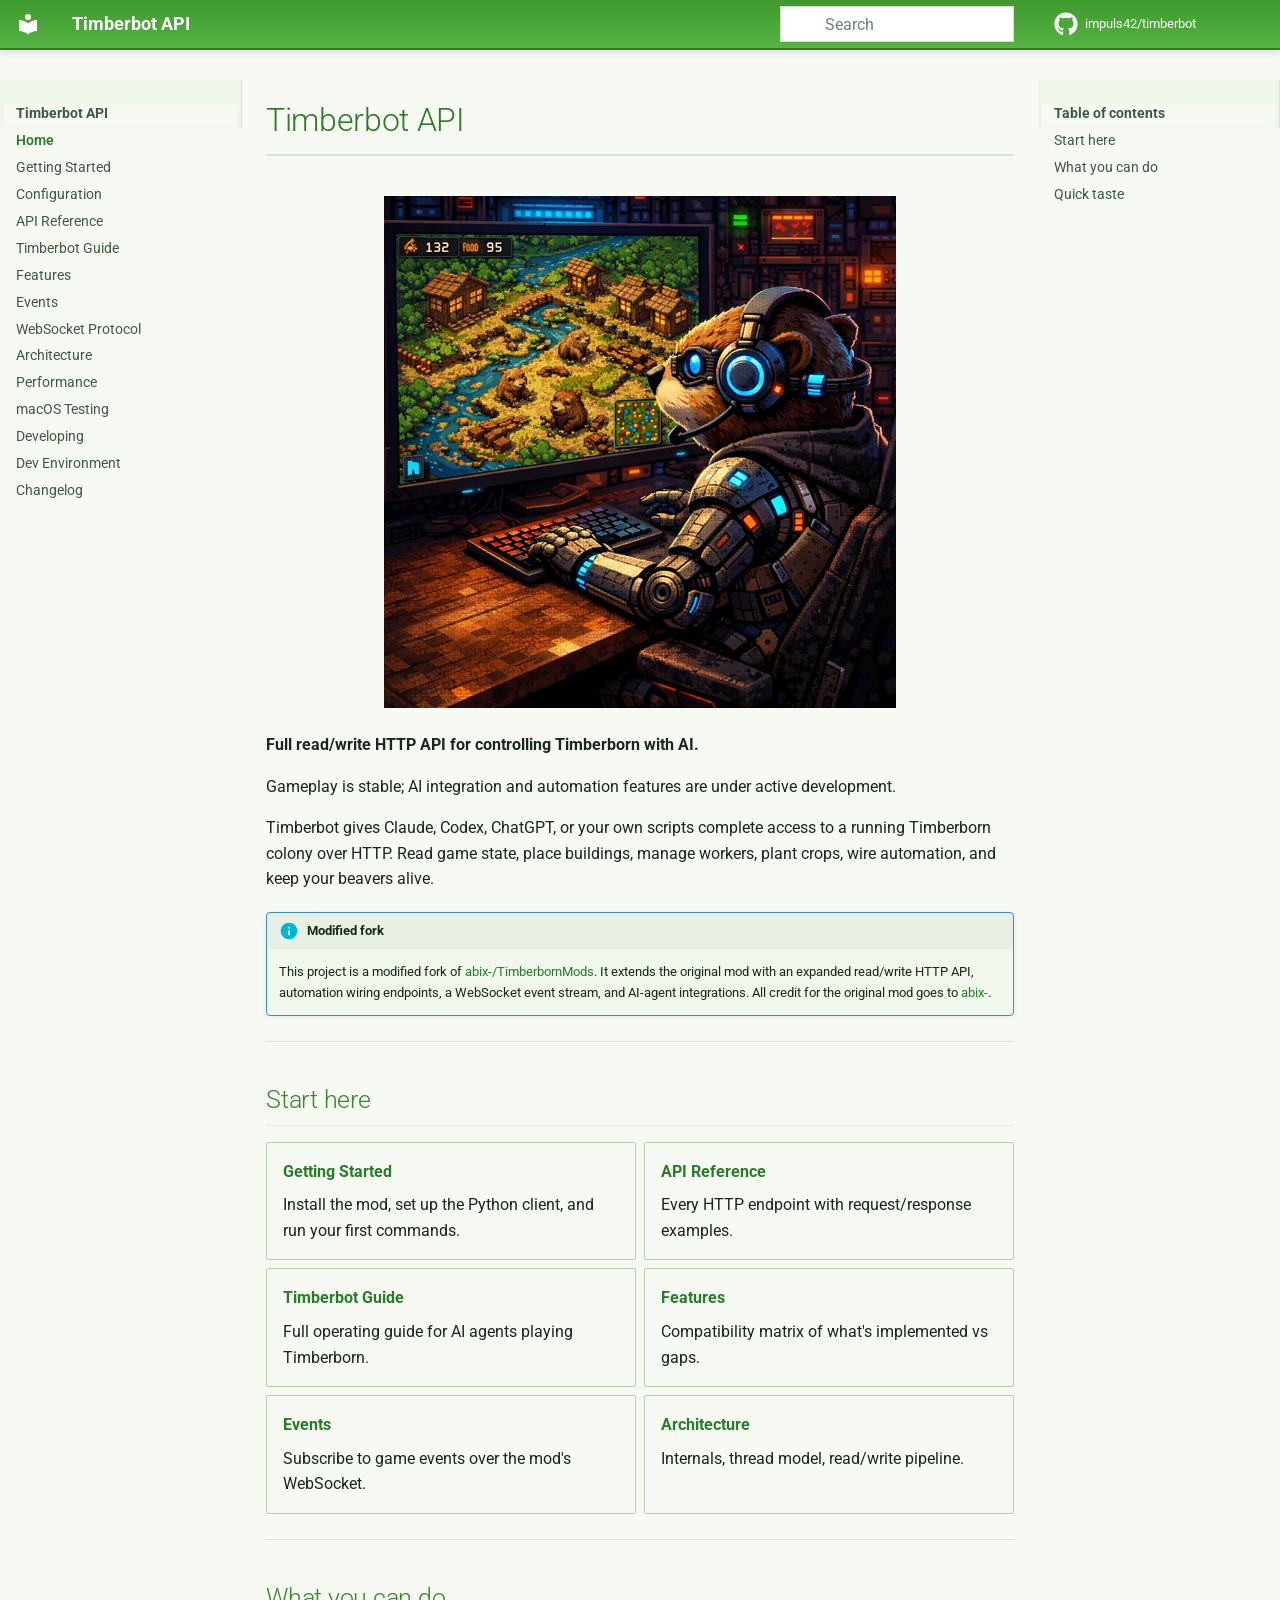
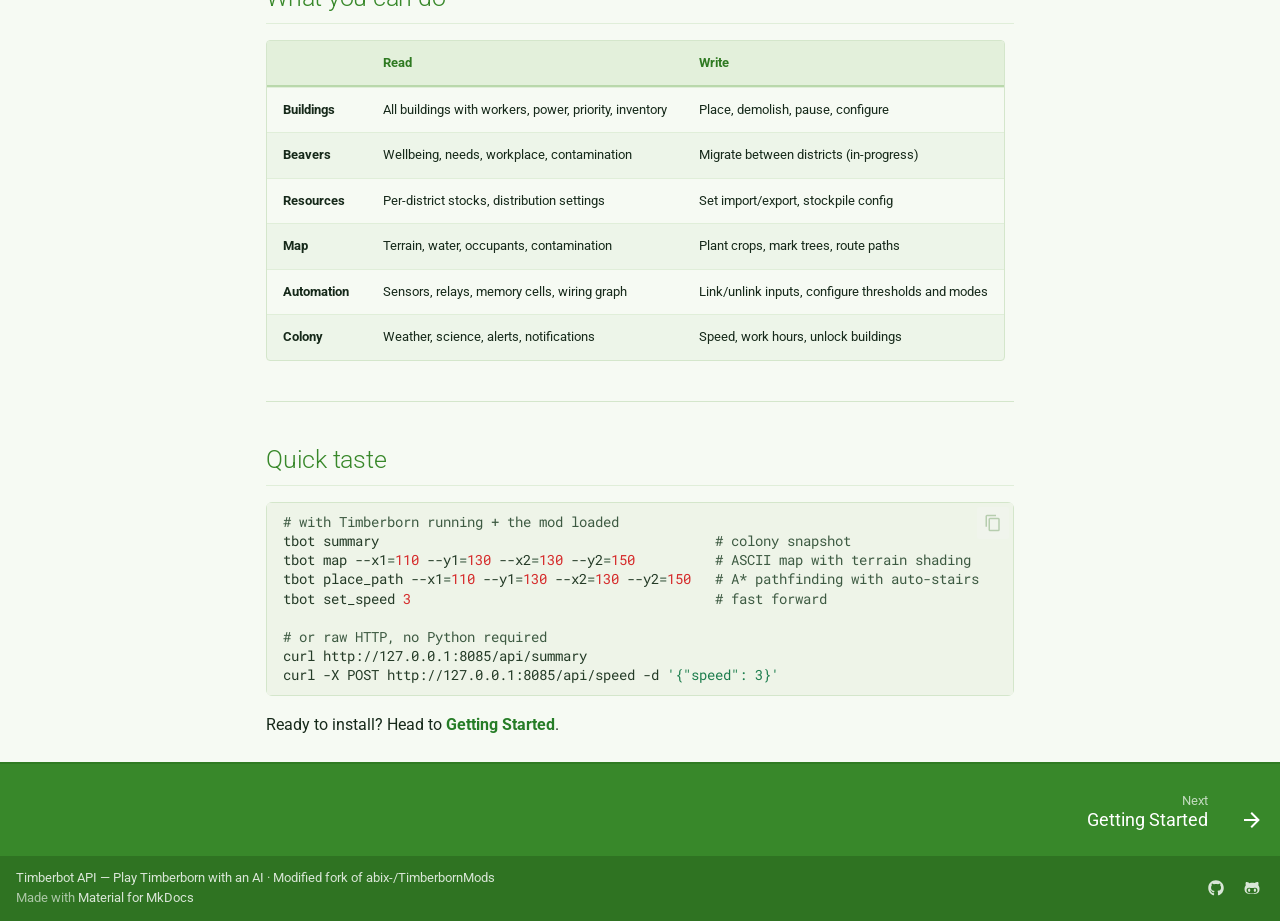
<file: index.html>
<!doctype html>
<html lang="en" class="no-js">
  <head>
    
      <meta charset="utf-8">
      <meta name="viewport" content="width=device-width,initial-scale=1">
      
        <meta name="description" content="Full read/write HTTP API for controlling Timberborn with AI (modified fork of abix-/TimberbornMods)">
      
      
      
        <link rel="canonical" href="https://impuls42.github.io/timberbot/">
      
      
      
        <link rel="next" href="getting-started/">
      
      
        
      
      
      <link rel="icon" href="assets/images/favicon.png">
      <meta name="generator" content="mkdocs-1.6.1, mkdocs-material-9.7.7">
    
    
      
        <title>Timberbot API</title>
      
    
    
      <link rel="stylesheet" href="assets/stylesheets/main.ec1eaa64.min.css">
      
        
        <link rel="stylesheet" href="assets/stylesheets/palette.ab4e12ef.min.css">
      
      


    
    
      
    
    
      
        
        
        <link rel="preconnect" href="https://fonts.gstatic.com" crossorigin>
        <link rel="stylesheet" href="https://fonts.googleapis.com/css?family=Roboto:300,300i,400,400i,700,700i%7CRoboto+Mono:400,400i,700,700i&display=fallback">
        <style>:root{--md-text-font:"Roboto";--md-code-font:"Roboto Mono"}</style>
      
    
    
      <link rel="stylesheet" href="stylesheets/extra.css">
    
    <script>__md_scope=new URL(".",location),__md_hash=e=>[...e].reduce(((e,_)=>(e<<5)-e+_.charCodeAt(0)),0),__md_get=(e,_=localStorage,t=__md_scope)=>JSON.parse(_.getItem(t.pathname+"."+e)),__md_set=(e,_,t=localStorage,a=__md_scope)=>{try{t.setItem(a.pathname+"."+e,JSON.stringify(_))}catch(e){}}</script>
    
      

    
    
  </head>
  
  
    
    
    
    
    
    <body dir="ltr" data-md-color-scheme="default" data-md-color-primary="custom" data-md-color-accent="custom">
  
    
    <input class="md-toggle" data-md-toggle="drawer" type="checkbox" id="__drawer" autocomplete="off">
    <input class="md-toggle" data-md-toggle="search" type="checkbox" id="__search" autocomplete="off">
    <label class="md-overlay" for="__drawer"></label>
    <div data-md-component="skip">
      
        
        <a href="#timberbot-api" class="md-skip">
          Skip to content
        </a>
      
    </div>
    <div data-md-component="announce">
      
    </div>
    
    
      

  

<header class="md-header md-header--shadow" data-md-component="header">
  <nav class="md-header__inner md-grid" aria-label="Header">
    <a href="." title="Timberbot API" class="md-header__button md-logo" aria-label="Timberbot API" data-md-component="logo">
      
  
  <svg xmlns="http://www.w3.org/2000/svg" viewBox="0 0 24 24"><path d="M12 8a3 3 0 0 0 3-3 3 3 0 0 0-3-3 3 3 0 0 0-3 3 3 3 0 0 0 3 3m0 3.54C9.64 9.35 6.5 8 3 8v11c3.5 0 6.64 1.35 9 3.54 2.36-2.19 5.5-3.54 9-3.54V8c-3.5 0-6.64 1.35-9 3.54"/></svg>

    </a>
    <label class="md-header__button md-icon" for="__drawer">
      
      <svg xmlns="http://www.w3.org/2000/svg" viewBox="0 0 24 24"><path d="M3 6h18v2H3zm0 5h18v2H3zm0 5h18v2H3z"/></svg>
    </label>
    <div class="md-header__title" data-md-component="header-title">
      <div class="md-header__ellipsis">
        <div class="md-header__topic">
          <span class="md-ellipsis">
            Timberbot API
          </span>
        </div>
        <div class="md-header__topic" data-md-component="header-topic">
          <span class="md-ellipsis">
            
              Home
            
          </span>
        </div>
      </div>
    </div>
    
      
    
    
    
    
      
      
        <label class="md-header__button md-icon" for="__search">
          
          <svg xmlns="http://www.w3.org/2000/svg" viewBox="0 0 24 24"><path d="M9.5 3A6.5 6.5 0 0 1 16 9.5c0 1.61-.59 3.09-1.56 4.23l.27.27h.79l5 5-1.5 1.5-5-5v-.79l-.27-.27A6.52 6.52 0 0 1 9.5 16 6.5 6.5 0 0 1 3 9.5 6.5 6.5 0 0 1 9.5 3m0 2C7 5 5 7 5 9.5S7 14 9.5 14 14 12 14 9.5 12 5 9.5 5"/></svg>
        </label>
        <div class="md-search" data-md-component="search" role="dialog">
  <label class="md-search__overlay" for="__search"></label>
  <div class="md-search__inner" role="search">
    <form class="md-search__form" name="search">
      <input type="text" class="md-search__input" name="query" aria-label="Search" placeholder="Search" autocapitalize="off" autocorrect="off" autocomplete="off" spellcheck="false" data-md-component="search-query" required>
      <label class="md-search__icon md-icon" for="__search">
        
        <svg xmlns="http://www.w3.org/2000/svg" viewBox="0 0 24 24"><path d="M9.5 3A6.5 6.5 0 0 1 16 9.5c0 1.61-.59 3.09-1.56 4.23l.27.27h.79l5 5-1.5 1.5-5-5v-.79l-.27-.27A6.52 6.52 0 0 1 9.5 16 6.5 6.5 0 0 1 3 9.5 6.5 6.5 0 0 1 9.5 3m0 2C7 5 5 7 5 9.5S7 14 9.5 14 14 12 14 9.5 12 5 9.5 5"/></svg>
        
        <svg xmlns="http://www.w3.org/2000/svg" viewBox="0 0 24 24"><path d="M20 11v2H8l5.5 5.5-1.42 1.42L4.16 12l7.92-7.92L13.5 5.5 8 11z"/></svg>
      </label>
      <nav class="md-search__options" aria-label="Search">
        
        <button type="reset" class="md-search__icon md-icon" title="Clear" aria-label="Clear" tabindex="-1">
          
          <svg xmlns="http://www.w3.org/2000/svg" viewBox="0 0 24 24"><path d="M19 6.41 17.59 5 12 10.59 6.41 5 5 6.41 10.59 12 5 17.59 6.41 19 12 13.41 17.59 19 19 17.59 13.41 12z"/></svg>
        </button>
      </nav>
      
        <div class="md-search__suggest" data-md-component="search-suggest"></div>
      
    </form>
    <div class="md-search__output">
      <div class="md-search__scrollwrap" tabindex="0" data-md-scrollfix>
        <div class="md-search-result" data-md-component="search-result">
          <div class="md-search-result__meta">
            Initializing search
          </div>
          <ol class="md-search-result__list" role="presentation"></ol>
        </div>
      </div>
    </div>
  </div>
</div>
      
    
    
      <div class="md-header__source">
        <a href="https://github.com/impuls42/timberbot" title="Go to repository" class="md-source" data-md-component="source">
  <div class="md-source__icon md-icon">
    
    <svg xmlns="http://www.w3.org/2000/svg" viewBox="0 0 512 512"><!--! Font Awesome Free 7.1.0 by @fontawesome - https://fontawesome.com License - https://fontawesome.com/license/free (Icons: CC BY 4.0, Fonts: SIL OFL 1.1, Code: MIT License) Copyright 2025 Fonticons, Inc.--><path d="M173.9 397.4c0 2-2.3 3.6-5.2 3.6-3.3.3-5.6-1.3-5.6-3.6 0-2 2.3-3.6 5.2-3.6 3-.3 5.6 1.3 5.6 3.6m-31.1-4.5c-.7 2 1.3 4.3 4.3 4.9 2.6 1 5.6 0 6.2-2s-1.3-4.3-4.3-5.2c-2.6-.7-5.5.3-6.2 2.3m44.2-1.7c-2.9.7-4.9 2.6-4.6 4.9.3 2 2.9 3.3 5.9 2.6 2.9-.7 4.9-2.6 4.6-4.6-.3-1.9-3-3.2-5.9-2.9M252.8 8C114.1 8 8 113.3 8 252c0 110.9 69.8 205.8 169.5 239.2 12.8 2.3 17.3-5.6 17.3-12.1 0-6.2-.3-40.4-.3-61.4 0 0-70 15-84.7-29.8 0 0-11.4-29.1-27.8-36.6 0 0-22.9-15.7 1.6-15.4 0 0 24.9 2 38.6 25.8 21.9 38.6 58.6 27.5 72.9 20.9 2.3-16 8.8-27.1 16-33.7-55.9-6.2-112.3-14.3-112.3-110.5 0-27.5 7.6-41.3 23.6-58.9-2.6-6.5-11.1-33.3 2.6-67.9 20.9-6.5 69 27 69 27 20-5.6 41.5-8.5 62.8-8.5s42.8 2.9 62.8 8.5c0 0 48.1-33.6 69-27 13.7 34.7 5.2 61.4 2.6 67.9 16 17.7 25.8 31.5 25.8 58.9 0 96.5-58.9 104.2-114.8 110.5 9.2 7.9 17 22.9 17 46.4 0 33.7-.3 75.4-.3 83.6 0 6.5 4.6 14.4 17.3 12.1C436.2 457.8 504 362.9 504 252 504 113.3 391.5 8 252.8 8M105.2 352.9c-1.3 1-1 3.3.7 5.2 1.6 1.6 3.9 2.3 5.2 1 1.3-1 1-3.3-.7-5.2-1.6-1.6-3.9-2.3-5.2-1m-10.8-8.1c-.7 1.3.3 2.9 2.3 3.9 1.6 1 3.6.7 4.3-.7.7-1.3-.3-2.9-2.3-3.9-2-.6-3.6-.3-4.3.7m32.4 35.6c-1.6 1.3-1 4.3 1.3 6.2 2.3 2.3 5.2 2.6 6.5 1 1.3-1.3.7-4.3-1.3-6.2-2.2-2.3-5.2-2.6-6.5-1m-11.4-14.7c-1.6 1-1.6 3.6 0 5.9s4.3 3.3 5.6 2.3c1.6-1.3 1.6-3.9 0-6.2-1.4-2.3-4-3.3-5.6-2"/></svg>
  </div>
  <div class="md-source__repository">
    impuls42/timberbot
  </div>
</a>
      </div>
    
  </nav>
  
</header>
    
    <div class="md-container" data-md-component="container">
      
      
        
          
        
      
      <main class="md-main" data-md-component="main">
        <div class="md-main__inner md-grid">
          
            
              
              <div class="md-sidebar md-sidebar--primary" data-md-component="sidebar" data-md-type="navigation" >
                <div class="md-sidebar__scrollwrap">
                  <div class="md-sidebar__inner">
                    



<nav class="md-nav md-nav--primary" aria-label="Navigation" data-md-level="0">
  <label class="md-nav__title" for="__drawer">
    <a href="." title="Timberbot API" class="md-nav__button md-logo" aria-label="Timberbot API" data-md-component="logo">
      
  
  <svg xmlns="http://www.w3.org/2000/svg" viewBox="0 0 24 24"><path d="M12 8a3 3 0 0 0 3-3 3 3 0 0 0-3-3 3 3 0 0 0-3 3 3 3 0 0 0 3 3m0 3.54C9.64 9.35 6.5 8 3 8v11c3.5 0 6.64 1.35 9 3.54 2.36-2.19 5.5-3.54 9-3.54V8c-3.5 0-6.64 1.35-9 3.54"/></svg>

    </a>
    Timberbot API
  </label>
  
    <div class="md-nav__source">
      <a href="https://github.com/impuls42/timberbot" title="Go to repository" class="md-source" data-md-component="source">
  <div class="md-source__icon md-icon">
    
    <svg xmlns="http://www.w3.org/2000/svg" viewBox="0 0 512 512"><!--! Font Awesome Free 7.1.0 by @fontawesome - https://fontawesome.com License - https://fontawesome.com/license/free (Icons: CC BY 4.0, Fonts: SIL OFL 1.1, Code: MIT License) Copyright 2025 Fonticons, Inc.--><path d="M173.9 397.4c0 2-2.3 3.6-5.2 3.6-3.3.3-5.6-1.3-5.6-3.6 0-2 2.3-3.6 5.2-3.6 3-.3 5.6 1.3 5.6 3.6m-31.1-4.5c-.7 2 1.3 4.3 4.3 4.9 2.6 1 5.6 0 6.2-2s-1.3-4.3-4.3-5.2c-2.6-.7-5.5.3-6.2 2.3m44.2-1.7c-2.9.7-4.9 2.6-4.6 4.9.3 2 2.9 3.3 5.9 2.6 2.9-.7 4.9-2.6 4.6-4.6-.3-1.9-3-3.2-5.9-2.9M252.8 8C114.1 8 8 113.3 8 252c0 110.9 69.8 205.8 169.5 239.2 12.8 2.3 17.3-5.6 17.3-12.1 0-6.2-.3-40.4-.3-61.4 0 0-70 15-84.7-29.8 0 0-11.4-29.1-27.8-36.6 0 0-22.9-15.7 1.6-15.4 0 0 24.9 2 38.6 25.8 21.9 38.6 58.6 27.5 72.9 20.9 2.3-16 8.8-27.1 16-33.7-55.9-6.2-112.3-14.3-112.3-110.5 0-27.5 7.6-41.3 23.6-58.9-2.6-6.5-11.1-33.3 2.6-67.9 20.9-6.5 69 27 69 27 20-5.6 41.5-8.5 62.8-8.5s42.8 2.9 62.8 8.5c0 0 48.1-33.6 69-27 13.7 34.7 5.2 61.4 2.6 67.9 16 17.7 25.8 31.5 25.8 58.9 0 96.5-58.9 104.2-114.8 110.5 9.2 7.9 17 22.9 17 46.4 0 33.7-.3 75.4-.3 83.6 0 6.5 4.6 14.4 17.3 12.1C436.2 457.8 504 362.9 504 252 504 113.3 391.5 8 252.8 8M105.2 352.9c-1.3 1-1 3.3.7 5.2 1.6 1.6 3.9 2.3 5.2 1 1.3-1 1-3.3-.7-5.2-1.6-1.6-3.9-2.3-5.2-1m-10.8-8.1c-.7 1.3.3 2.9 2.3 3.9 1.6 1 3.6.7 4.3-.7.7-1.3-.3-2.9-2.3-3.9-2-.6-3.6-.3-4.3.7m32.4 35.6c-1.6 1.3-1 4.3 1.3 6.2 2.3 2.3 5.2 2.6 6.5 1 1.3-1.3.7-4.3-1.3-6.2-2.2-2.3-5.2-2.6-6.5-1m-11.4-14.7c-1.6 1-1.6 3.6 0 5.9s4.3 3.3 5.6 2.3c1.6-1.3 1.6-3.9 0-6.2-1.4-2.3-4-3.3-5.6-2"/></svg>
  </div>
  <div class="md-source__repository">
    impuls42/timberbot
  </div>
</a>
    </div>
  
  <ul class="md-nav__list" data-md-scrollfix>
    
      
      
  
  
    
  
  
  
    <li class="md-nav__item md-nav__item--active">
      
      <input class="md-nav__toggle md-toggle" type="checkbox" id="__toc">
      
      
        
      
      
        <label class="md-nav__link md-nav__link--active" for="__toc">
          
  
  
  <span class="md-ellipsis">
    
  
    Home
  

    
  </span>
  
  

          <span class="md-nav__icon md-icon"></span>
        </label>
      
      <a href="." class="md-nav__link md-nav__link--active">
        
  
  
  <span class="md-ellipsis">
    
  
    Home
  

    
  </span>
  
  

      </a>
      
        

<nav class="md-nav md-nav--secondary" aria-label="Table of contents">
  
  
  
    
  
  
    <label class="md-nav__title" for="__toc">
      <span class="md-nav__icon md-icon"></span>
      Table of contents
    </label>
    <ul class="md-nav__list" data-md-component="toc" data-md-scrollfix>
      
        <li class="md-nav__item">
  <a href="#start-here" class="md-nav__link">
    <span class="md-ellipsis">
      
        Start here
      
    </span>
  </a>
  
</li>
      
        <li class="md-nav__item">
  <a href="#what-you-can-do" class="md-nav__link">
    <span class="md-ellipsis">
      
        What you can do
      
    </span>
  </a>
  
</li>
      
        <li class="md-nav__item">
  <a href="#quick-taste" class="md-nav__link">
    <span class="md-ellipsis">
      
        Quick taste
      
    </span>
  </a>
  
</li>
      
    </ul>
  
</nav>
      
    </li>
  

    
      
      
  
  
  
  
    <li class="md-nav__item">
      <a href="getting-started/" class="md-nav__link">
        
  
  
  <span class="md-ellipsis">
    
  
    Getting Started
  

    
  </span>
  
  

      </a>
    </li>
  

    
      
      
  
  
  
  
    <li class="md-nav__item">
      <a href="configuration/" class="md-nav__link">
        
  
  
  <span class="md-ellipsis">
    
  
    Configuration
  

    
  </span>
  
  

      </a>
    </li>
  

    
      
      
  
  
  
  
    <li class="md-nav__item">
      <a href="api-reference/" class="md-nav__link">
        
  
  
  <span class="md-ellipsis">
    
  
    API Reference
  

    
  </span>
  
  

      </a>
    </li>
  

    
      
      
  
  
  
  
    <li class="md-nav__item">
      <a href="timberbot/" class="md-nav__link">
        
  
  
  <span class="md-ellipsis">
    
  
    Timberbot Guide
  

    
  </span>
  
  

      </a>
    </li>
  

    
      
      
  
  
  
  
    <li class="md-nav__item">
      <a href="features/" class="md-nav__link">
        
  
  
  <span class="md-ellipsis">
    
  
    Features
  

    
  </span>
  
  

      </a>
    </li>
  

    
      
      
  
  
  
  
    <li class="md-nav__item">
      <a href="events/" class="md-nav__link">
        
  
  
  <span class="md-ellipsis">
    
  
    Events
  

    
  </span>
  
  

      </a>
    </li>
  

    
      
      
  
  
  
  
    <li class="md-nav__item">
      <a href="websocket-protocol/" class="md-nav__link">
        
  
  
  <span class="md-ellipsis">
    
  
    WebSocket Protocol
  

    
  </span>
  
  

      </a>
    </li>
  

    
      
      
  
  
  
  
    <li class="md-nav__item">
      <a href="architecture/" class="md-nav__link">
        
  
  
  <span class="md-ellipsis">
    
  
    Architecture
  

    
  </span>
  
  

      </a>
    </li>
  

    
      
      
  
  
  
  
    <li class="md-nav__item">
      <a href="performance/" class="md-nav__link">
        
  
  
  <span class="md-ellipsis">
    
  
    Performance
  

    
  </span>
  
  

      </a>
    </li>
  

    
      
      
  
  
  
  
    <li class="md-nav__item">
      <a href="macos-testing/" class="md-nav__link">
        
  
  
  <span class="md-ellipsis">
    
  
    macOS Testing
  

    
  </span>
  
  

      </a>
    </li>
  

    
      
      
  
  
  
  
    <li class="md-nav__item">
      <a href="developing/" class="md-nav__link">
        
  
  
  <span class="md-ellipsis">
    
  
    Developing
  

    
  </span>
  
  

      </a>
    </li>
  

    
      
      
  
  
  
  
    <li class="md-nav__item">
      <a href="devenv/" class="md-nav__link">
        
  
  
  <span class="md-ellipsis">
    
  
    Dev Environment
  

    
  </span>
  
  

      </a>
    </li>
  

    
      
      
  
  
  
  
    <li class="md-nav__item">
      <a href="unreleased/" class="md-nav__link">
        
  
  
  <span class="md-ellipsis">
    
  
    Changelog
  

    
  </span>
  
  

      </a>
    </li>
  

    
  </ul>
</nav>
                  </div>
                </div>
              </div>
            
            
              
              <div class="md-sidebar md-sidebar--secondary" data-md-component="sidebar" data-md-type="toc" >
                <div class="md-sidebar__scrollwrap">
                  <div class="md-sidebar__inner">
                    

<nav class="md-nav md-nav--secondary" aria-label="Table of contents">
  
  
  
    
  
  
    <label class="md-nav__title" for="__toc">
      <span class="md-nav__icon md-icon"></span>
      Table of contents
    </label>
    <ul class="md-nav__list" data-md-component="toc" data-md-scrollfix>
      
        <li class="md-nav__item">
  <a href="#start-here" class="md-nav__link">
    <span class="md-ellipsis">
      
        Start here
      
    </span>
  </a>
  
</li>
      
        <li class="md-nav__item">
  <a href="#what-you-can-do" class="md-nav__link">
    <span class="md-ellipsis">
      
        What you can do
      
    </span>
  </a>
  
</li>
      
        <li class="md-nav__item">
  <a href="#quick-taste" class="md-nav__link">
    <span class="md-ellipsis">
      
        Quick taste
      
    </span>
  </a>
  
</li>
      
    </ul>
  
</nav>
                  </div>
                </div>
              </div>
            
          
          
            <div class="md-content" data-md-component="content">
              
              <article class="md-content__inner md-typeset">
                
                  


  
  


<h1 id="timberbot-api">Timberbot API<a class="headerlink" href="#timberbot-api" title="Permanent link">&para;</a></h1>
<p align="center">
  <img src="thumbnail.png" alt="Timberbot — a cybernetic beaver playing Timberborn at a desk">
</p>

<p><strong>Full read/write HTTP API for controlling Timberborn with AI.</strong></p>
<p>Gameplay is stable; AI integration and automation features are under active development.</p>
<p>Timberbot gives Claude, Codex, ChatGPT, or your own scripts complete access to a running Timberborn colony over HTTP. Read game state, place buildings, manage workers, plant crops, wire automation, and keep your beavers alive.</p>
<div class="admonition info">
<p class="admonition-title">Modified fork</p>
<p>This project is a modified fork of <a href="https://github.com/abix-/TimberbornMods">abix-/TimberbornMods</a>. It extends the original mod with an expanded read/write HTTP API, automation wiring endpoints, a WebSocket event stream, and AI-agent integrations. All credit for the original mod goes to <a href="https://github.com/abix-">abix-</a>.</p>
</div>
<hr />
<h2 id="start-here">Start here<a class="headerlink" href="#start-here" title="Permanent link">&para;</a></h2>
<div class="grid cards">
<ul>
<li>
<p><strong><a href="getting-started/">Getting Started</a></strong></p>
<p>Install the mod, set up the Python client, and run your first commands.</p>
</li>
<li>
<p><strong><a href="api-reference/">API Reference</a></strong></p>
<p>Every HTTP endpoint with request/response examples.</p>
</li>
<li>
<p><strong><a href="timberbot/">Timberbot Guide</a></strong></p>
<p>Full operating guide for AI agents playing Timberborn.</p>
</li>
<li>
<p><strong><a href="features/">Features</a></strong></p>
<p>Compatibility matrix of what's implemented vs gaps.</p>
</li>
<li>
<p><strong><a href="events/">Events</a></strong></p>
<p>Subscribe to game events over the mod's WebSocket.</p>
</li>
<li>
<p><strong><a href="architecture/">Architecture</a></strong></p>
<p>Internals, thread model, read/write pipeline.</p>
</li>
</ul>
</div>
<hr />
<h2 id="what-you-can-do">What you can do<a class="headerlink" href="#what-you-can-do" title="Permanent link">&para;</a></h2>
<table>
<thead>
<tr>
<th></th>
<th>Read</th>
<th>Write</th>
</tr>
</thead>
<tbody>
<tr>
<td><strong>Buildings</strong></td>
<td>All buildings with workers, power, priority, inventory</td>
<td>Place, demolish, pause, configure</td>
</tr>
<tr>
<td><strong>Beavers</strong></td>
<td>Wellbeing, needs, workplace, contamination</td>
<td>Migrate between districts (in-progress)</td>
</tr>
<tr>
<td><strong>Resources</strong></td>
<td>Per-district stocks, distribution settings</td>
<td>Set import/export, stockpile config</td>
</tr>
<tr>
<td><strong>Map</strong></td>
<td>Terrain, water, occupants, contamination</td>
<td>Plant crops, mark trees, route paths</td>
</tr>
<tr>
<td><strong>Automation</strong></td>
<td>Sensors, relays, memory cells, wiring graph</td>
<td>Link/unlink inputs, configure thresholds and modes</td>
</tr>
<tr>
<td><strong>Colony</strong></td>
<td>Weather, science, alerts, notifications</td>
<td>Speed, work hours, unlock buildings</td>
</tr>
</tbody>
</table>
<hr />
<h2 id="quick-taste">Quick taste<a class="headerlink" href="#quick-taste" title="Permanent link">&para;</a></h2>
<div class="language-bash highlight"><pre><span></span><code><span id="__span-0-1"><a id="__codelineno-0-1" name="__codelineno-0-1" href="#__codelineno-0-1"></a><span class="c1"># with Timberborn running + the mod loaded</span>
</span><span id="__span-0-2"><a id="__codelineno-0-2" name="__codelineno-0-2" href="#__codelineno-0-2"></a>tbot<span class="w"> </span>summary<span class="w">                                          </span><span class="c1"># colony snapshot</span>
</span><span id="__span-0-3"><a id="__codelineno-0-3" name="__codelineno-0-3" href="#__codelineno-0-3"></a>tbot<span class="w"> </span>map<span class="w"> </span>--x1<span class="o">=</span><span class="m">110</span><span class="w"> </span>--y1<span class="o">=</span><span class="m">130</span><span class="w"> </span>--x2<span class="o">=</span><span class="m">130</span><span class="w"> </span>--y2<span class="o">=</span><span class="m">150</span><span class="w">          </span><span class="c1"># ASCII map with terrain shading</span>
</span><span id="__span-0-4"><a id="__codelineno-0-4" name="__codelineno-0-4" href="#__codelineno-0-4"></a>tbot<span class="w"> </span>place_path<span class="w"> </span>--x1<span class="o">=</span><span class="m">110</span><span class="w"> </span>--y1<span class="o">=</span><span class="m">130</span><span class="w"> </span>--x2<span class="o">=</span><span class="m">130</span><span class="w"> </span>--y2<span class="o">=</span><span class="m">150</span><span class="w">   </span><span class="c1"># A* pathfinding with auto-stairs</span>
</span><span id="__span-0-5"><a id="__codelineno-0-5" name="__codelineno-0-5" href="#__codelineno-0-5"></a>tbot<span class="w"> </span>set_speed<span class="w"> </span><span class="m">3</span><span class="w">                                      </span><span class="c1"># fast forward</span>
</span><span id="__span-0-6"><a id="__codelineno-0-6" name="__codelineno-0-6" href="#__codelineno-0-6"></a>
</span><span id="__span-0-7"><a id="__codelineno-0-7" name="__codelineno-0-7" href="#__codelineno-0-7"></a><span class="c1"># or raw HTTP, no Python required</span>
</span><span id="__span-0-8"><a id="__codelineno-0-8" name="__codelineno-0-8" href="#__codelineno-0-8"></a>curl<span class="w"> </span>http://127.0.0.1:8085/api/summary
</span><span id="__span-0-9"><a id="__codelineno-0-9" name="__codelineno-0-9" href="#__codelineno-0-9"></a>curl<span class="w"> </span>-X<span class="w"> </span>POST<span class="w"> </span>http://127.0.0.1:8085/api/speed<span class="w"> </span>-d<span class="w"> </span><span class="s1">'{"speed": 3}'</span>
</span></code></pre></div>
<p>Ready to install? Head to <strong><a href="getting-started/">Getting Started</a></strong>.</p>












                
              </article>
            </div>
          
          
  <script>var tabs=__md_get("__tabs");if(Array.isArray(tabs))e:for(var set of document.querySelectorAll(".tabbed-set")){var labels=set.querySelector(".tabbed-labels");for(var tab of tabs)for(var label of labels.getElementsByTagName("label"))if(label.innerText.trim()===tab){var input=document.getElementById(label.htmlFor);input.checked=!0;continue e}}</script>

<script>var target=document.getElementById(location.hash.slice(1));target&&target.name&&(target.checked=target.name.startsWith("__tabbed_"))</script>
        </div>
        
          <button type="button" class="md-top md-icon" data-md-component="top" hidden>
  
  <svg xmlns="http://www.w3.org/2000/svg" viewBox="0 0 24 24"><path d="M13 20h-2V8l-5.5 5.5-1.42-1.42L12 4.16l7.92 7.92-1.42 1.42L13 8z"/></svg>
  Back to top
</button>
        
      </main>
      
        <footer class="md-footer">
  
    
      
      <nav class="md-footer__inner md-grid" aria-label="Footer" >
        
        
          
          <a href="getting-started/" class="md-footer__link md-footer__link--next" aria-label="Next: Getting Started">
            <div class="md-footer__title">
              <span class="md-footer__direction">
                Next
              </span>
              <div class="md-ellipsis">
                Getting Started
              </div>
            </div>
            <div class="md-footer__button md-icon">
              
              <svg xmlns="http://www.w3.org/2000/svg" viewBox="0 0 24 24"><path d="M4 11v2h12l-5.5 5.5 1.42 1.42L19.84 12l-7.92-7.92L10.5 5.5 16 11z"/></svg>
            </div>
          </a>
        
      </nav>
    
  
  <div class="md-footer-meta md-typeset">
    <div class="md-footer-meta__inner md-grid">
      <div class="md-copyright">
  
    <div class="md-copyright__highlight">
      Timberbot API &mdash; Play Timberborn with an AI &middot; Modified fork of <a href="https://github.com/abix-/TimberbornMods">abix-/TimberbornMods</a>
    </div>
  
  
    Made with
    <a href="https://squidfunk.github.io/mkdocs-material/" target="_blank" rel="noopener">
      Material for MkDocs
    </a>
  
</div>
      
        
<div class="md-social">
  
    
    
    
    
      
      
    
    <a href="https://github.com/impuls42/timberbot" target="_blank" rel="noopener" title="github.com" class="md-social__link">
      <svg xmlns="http://www.w3.org/2000/svg" viewBox="0 0 512 512"><!--! Font Awesome Free 7.1.0 by @fontawesome - https://fontawesome.com License - https://fontawesome.com/license/free (Icons: CC BY 4.0, Fonts: SIL OFL 1.1, Code: MIT License) Copyright 2025 Fonticons, Inc.--><path d="M173.9 397.4c0 2-2.3 3.6-5.2 3.6-3.3.3-5.6-1.3-5.6-3.6 0-2 2.3-3.6 5.2-3.6 3-.3 5.6 1.3 5.6 3.6m-31.1-4.5c-.7 2 1.3 4.3 4.3 4.9 2.6 1 5.6 0 6.2-2s-1.3-4.3-4.3-5.2c-2.6-.7-5.5.3-6.2 2.3m44.2-1.7c-2.9.7-4.9 2.6-4.6 4.9.3 2 2.9 3.3 5.9 2.6 2.9-.7 4.9-2.6 4.6-4.6-.3-1.9-3-3.2-5.9-2.9M252.8 8C114.1 8 8 113.3 8 252c0 110.9 69.8 205.8 169.5 239.2 12.8 2.3 17.3-5.6 17.3-12.1 0-6.2-.3-40.4-.3-61.4 0 0-70 15-84.7-29.8 0 0-11.4-29.1-27.8-36.6 0 0-22.9-15.7 1.6-15.4 0 0 24.9 2 38.6 25.8 21.9 38.6 58.6 27.5 72.9 20.9 2.3-16 8.8-27.1 16-33.7-55.9-6.2-112.3-14.3-112.3-110.5 0-27.5 7.6-41.3 23.6-58.9-2.6-6.5-11.1-33.3 2.6-67.9 20.9-6.5 69 27 69 27 20-5.6 41.5-8.5 62.8-8.5s42.8 2.9 62.8 8.5c0 0 48.1-33.6 69-27 13.7 34.7 5.2 61.4 2.6 67.9 16 17.7 25.8 31.5 25.8 58.9 0 96.5-58.9 104.2-114.8 110.5 9.2 7.9 17 22.9 17 46.4 0 33.7-.3 75.4-.3 83.6 0 6.5 4.6 14.4 17.3 12.1C436.2 457.8 504 362.9 504 252 504 113.3 391.5 8 252.8 8M105.2 352.9c-1.3 1-1 3.3.7 5.2 1.6 1.6 3.9 2.3 5.2 1 1.3-1 1-3.3-.7-5.2-1.6-1.6-3.9-2.3-5.2-1m-10.8-8.1c-.7 1.3.3 2.9 2.3 3.9 1.6 1 3.6.7 4.3-.7.7-1.3-.3-2.9-2.3-3.9-2-.6-3.6-.3-4.3.7m32.4 35.6c-1.6 1.3-1 4.3 1.3 6.2 2.3 2.3 5.2 2.6 6.5 1 1.3-1.3.7-4.3-1.3-6.2-2.2-2.3-5.2-2.6-6.5-1m-11.4-14.7c-1.6 1-1.6 3.6 0 5.9s4.3 3.3 5.6 2.3c1.6-1.3 1.6-3.9 0-6.2-1.4-2.3-4-3.3-5.6-2"/></svg>
    </a>
  
    
    
    
    
    <a href="https://github.com/abix-/TimberbornMods" target="_blank" rel="noopener" title="Upstream (abix-/TimberbornMods)" class="md-social__link">
      <svg xmlns="http://www.w3.org/2000/svg" viewBox="0 0 512 512"><!--! Font Awesome Free 7.1.0 by @fontawesome - https://fontawesome.com License - https://fontawesome.com/license/free (Icons: CC BY 4.0, Fonts: SIL OFL 1.1, Code: MIT License) Copyright 2025 Fonticons, Inc.--><path d="M202.1 328.7c0 20.9-10.9 55.1-36.7 55.1s-36.7-34.2-36.7-55.1 10.9-55.1 36.7-55.1 36.7 34.2 36.7 55.1M496 278.2c0 31.9-3.2 65.7-17.5 95-37.9 76.6-142.1 74.8-216.7 74.8-75.8 0-186.2 2.7-225.6-74.8-14.6-29-20.2-63.1-20.2-95 0-41.9 13.9-81.5 41.5-113.6-5.2-15.8-7.7-32.4-7.7-48.8 0-21.5 4.9-32.3 14.6-51.8 45.3 0 74.3 9 108.8 36 29-6.9 58.8-10 88.7-10 27 0 54.2 2.9 80.4 9.2 34-26.7 63-35.2 107.8-35.2 9.8 19.5 14.6 30.3 14.6 51.8 0 16.4-2.6 32.7-7.7 48.2 27.5 32.4 39 72.3 39 114.2m-64.3 50.5c0-43.9-26.7-82.6-73.5-82.6-18.9 0-37 3.4-56 6-14.9 2.3-29.8 3.2-45.1 3.2-15.2 0-30.1-.9-45.1-3.2-18.7-2.6-37-6-56-6-46.8 0-73.5 38.7-73.5 82.6 0 87.8 80.4 101.3 150.4 101.3h48.2c70.3 0 150.6-13.4 150.6-101.3m-82.6-55.1c-25.8 0-36.7 34.2-36.7 55.1s10.9 55.1 36.7 55.1 36.7-34.2 36.7-55.1-10.9-55.1-36.7-55.1"/></svg>
    </a>
  
</div>
      
    </div>
  </div>
</footer>
      
    </div>
    <div class="md-dialog" data-md-component="dialog">
      <div class="md-dialog__inner md-typeset"></div>
    </div>
    
      <div class="md-progress" data-md-component="progress" role="progressbar"></div>
    
    
    
      
      
      <script id="__config" type="application/json">{"annotate": null, "base": ".", "features": ["content.code.copy", "content.code.annotate", "content.tabs.link", "navigation.instant", "navigation.instant.progress", "navigation.sections", "navigation.expand", "navigation.top", "navigation.footer", "search.highlight", "search.suggest", "toc.follow"], "search": "assets/javascripts/workers/search.2c215733.min.js", "tags": null, "translations": {"clipboard.copied": "Copied to clipboard", "clipboard.copy": "Copy to clipboard", "search.result.more.one": "1 more on this page", "search.result.more.other": "# more on this page", "search.result.none": "No matching documents", "search.result.one": "1 matching document", "search.result.other": "# matching documents", "search.result.placeholder": "Type to start searching", "search.result.term.missing": "Missing", "select.version": "Select version"}, "version": null}</script>
    
    
      <script src="assets/javascripts/bundle.d7400e89.min.js"></script>
      
    
  </body>
</html>
</file>
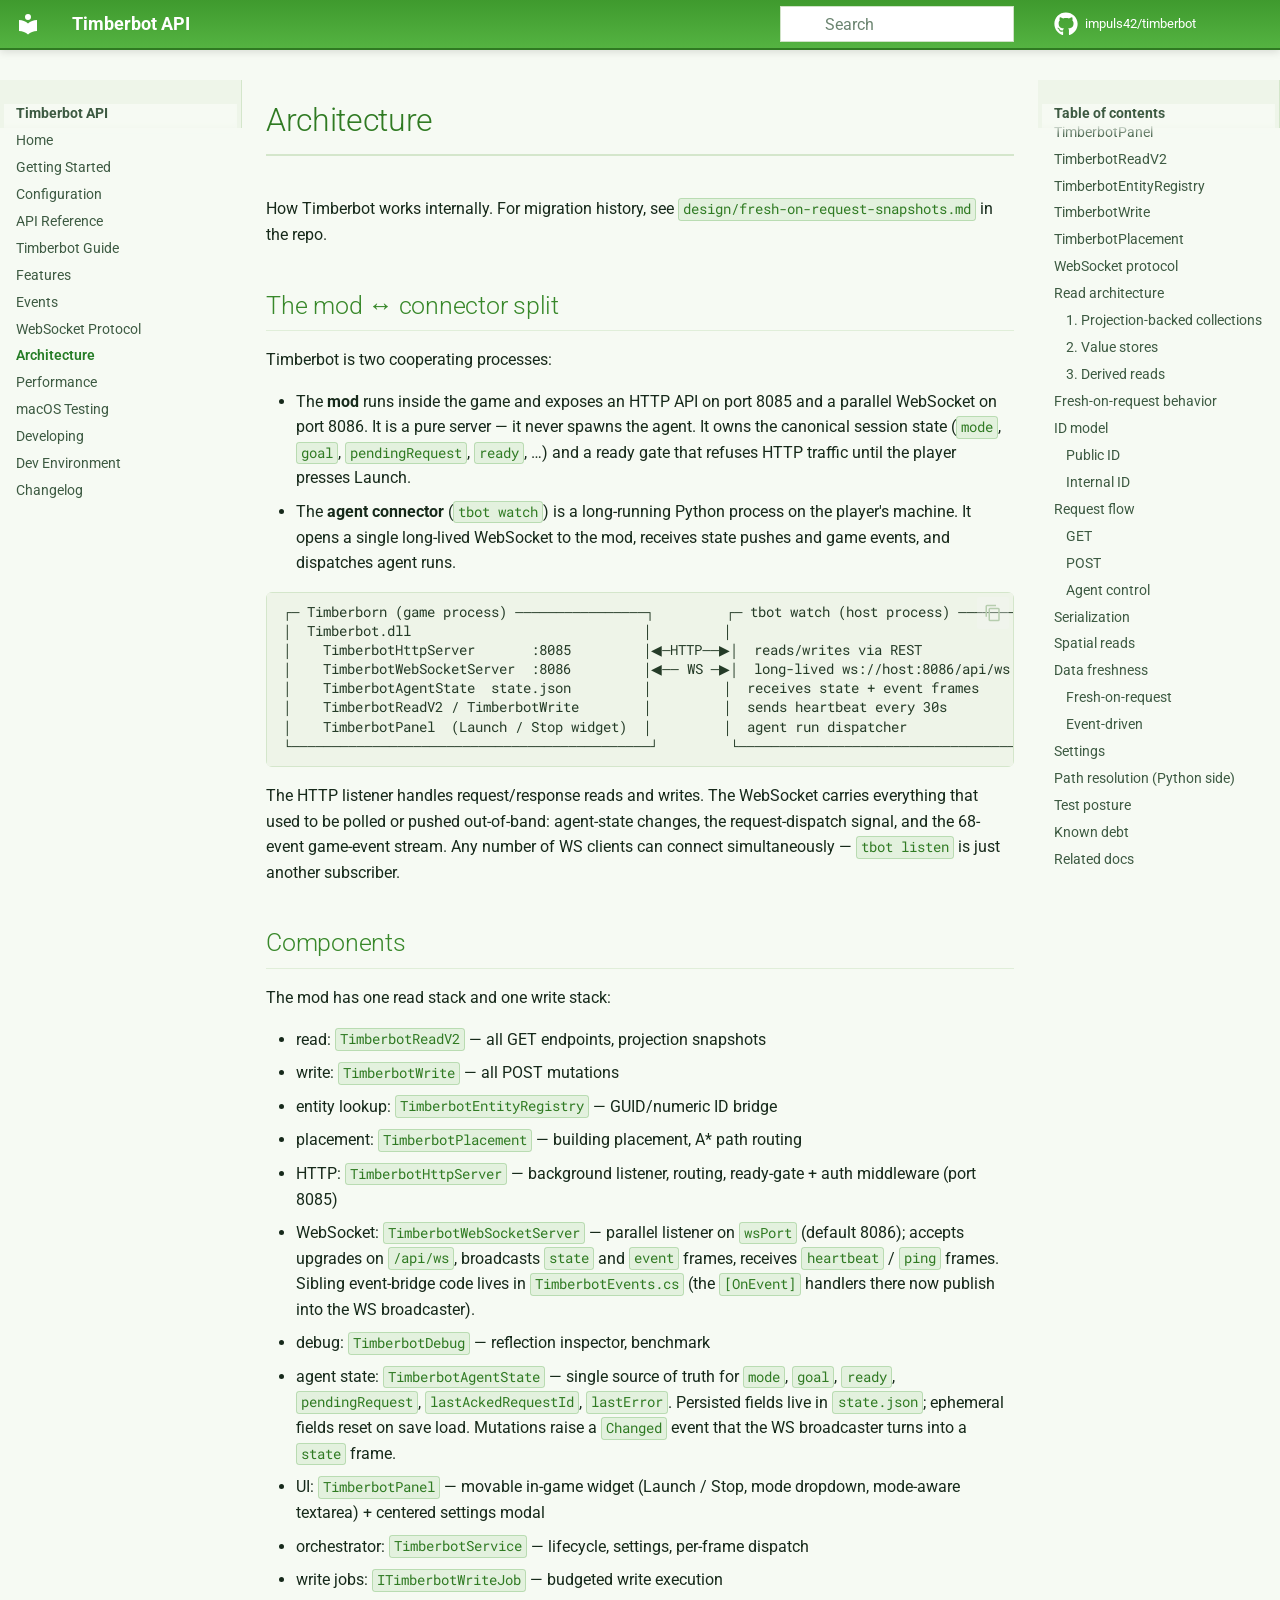
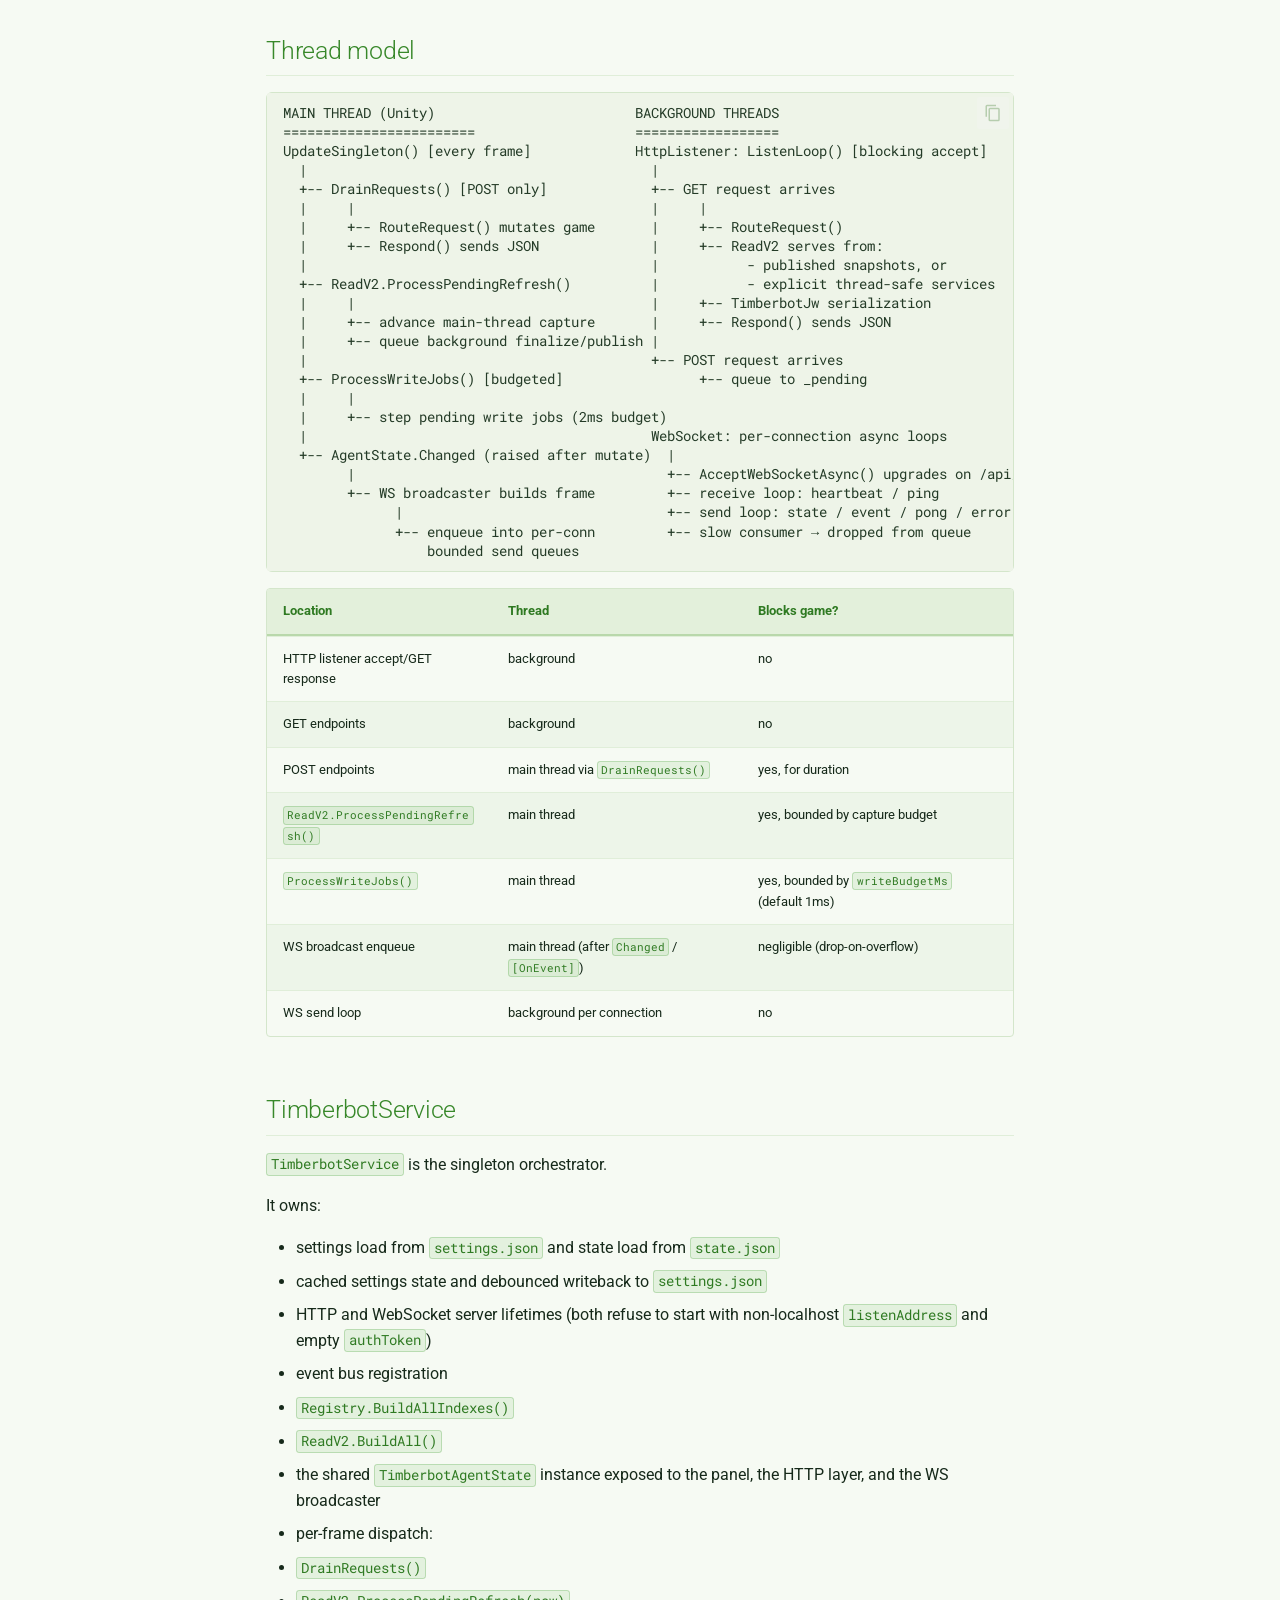
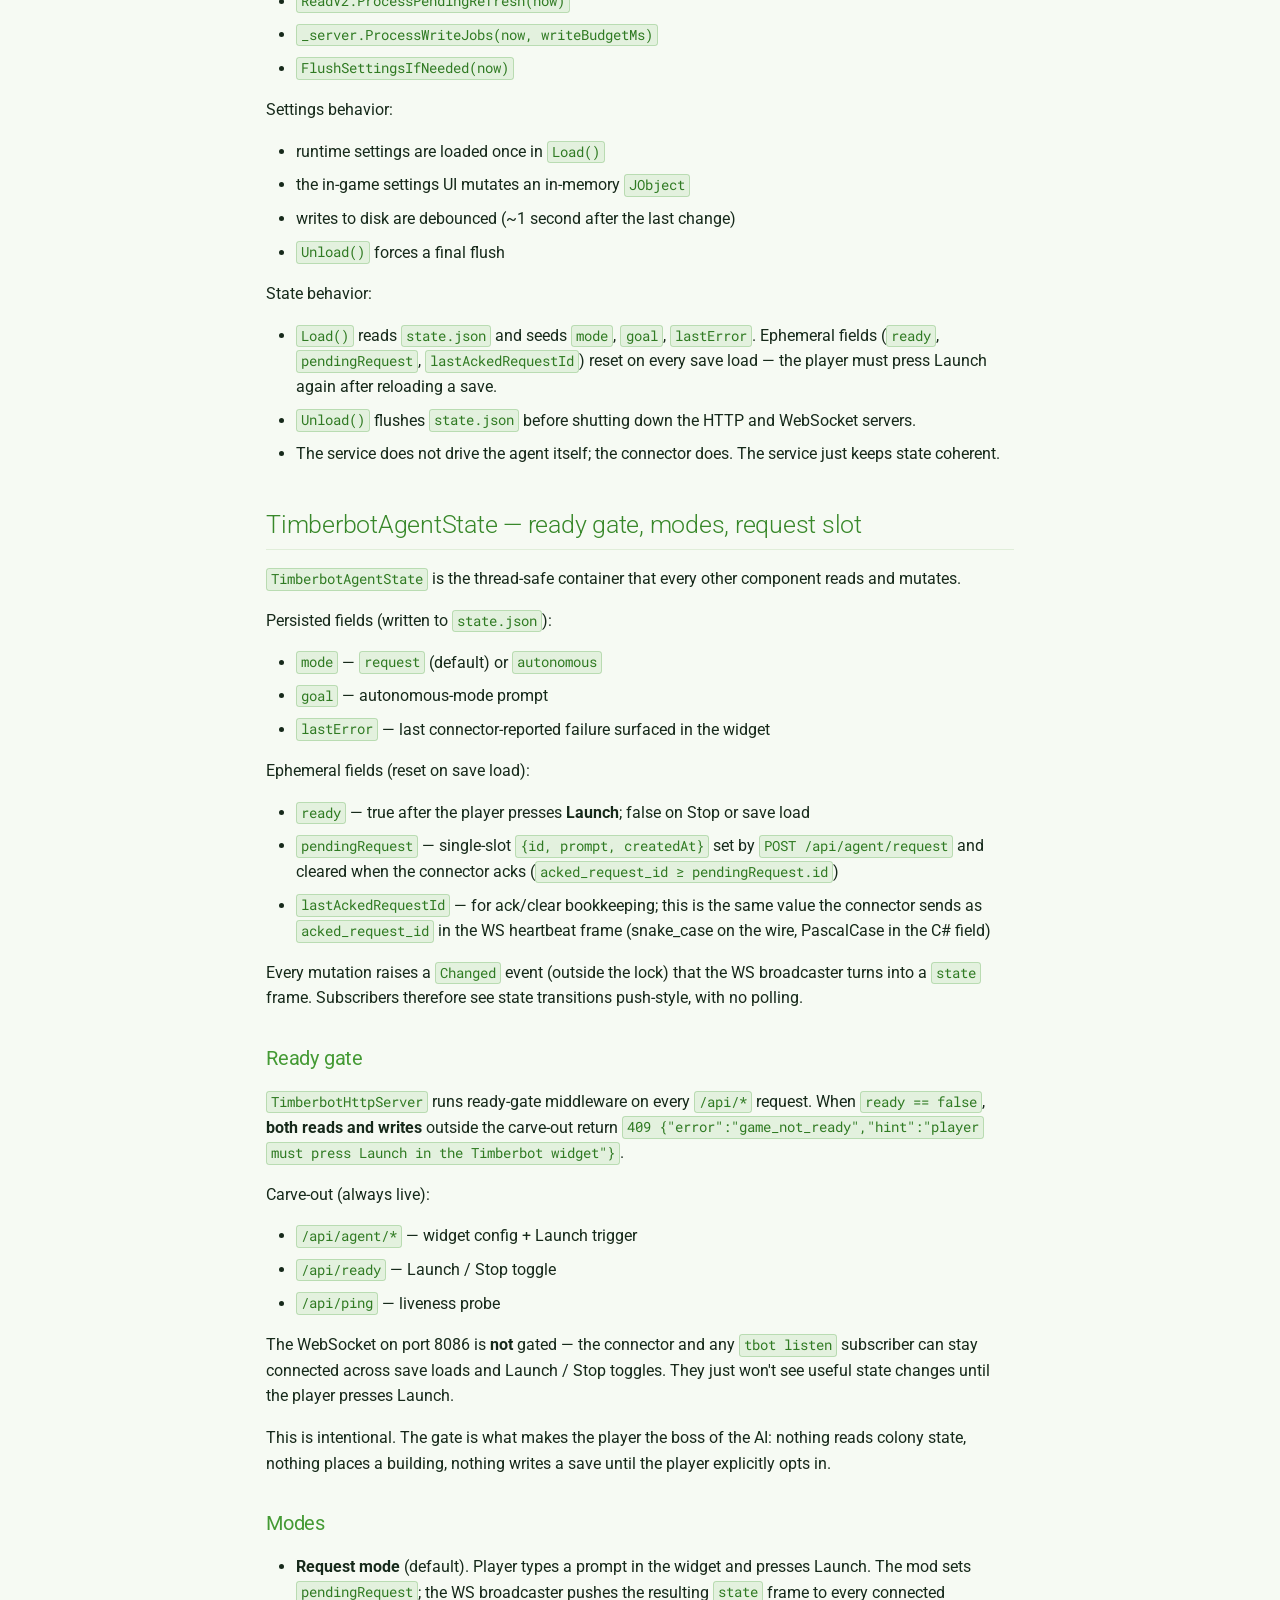
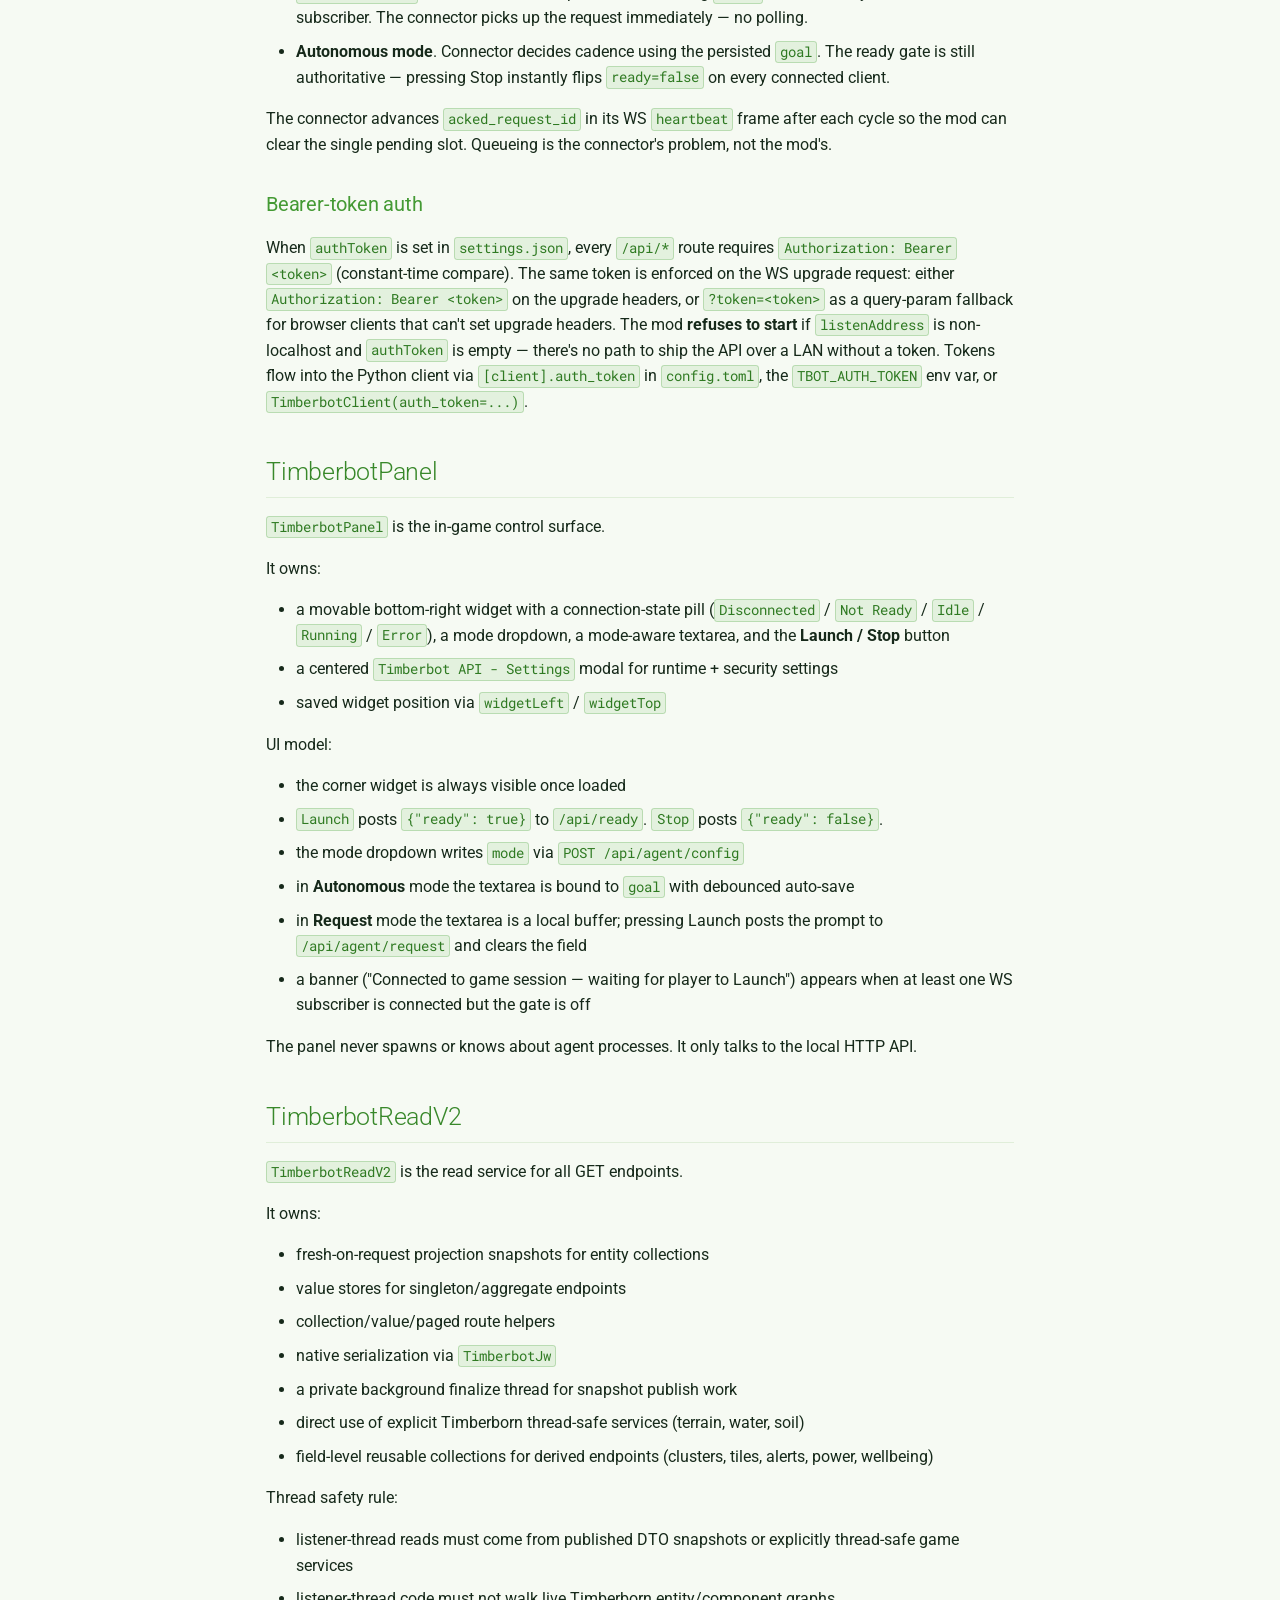
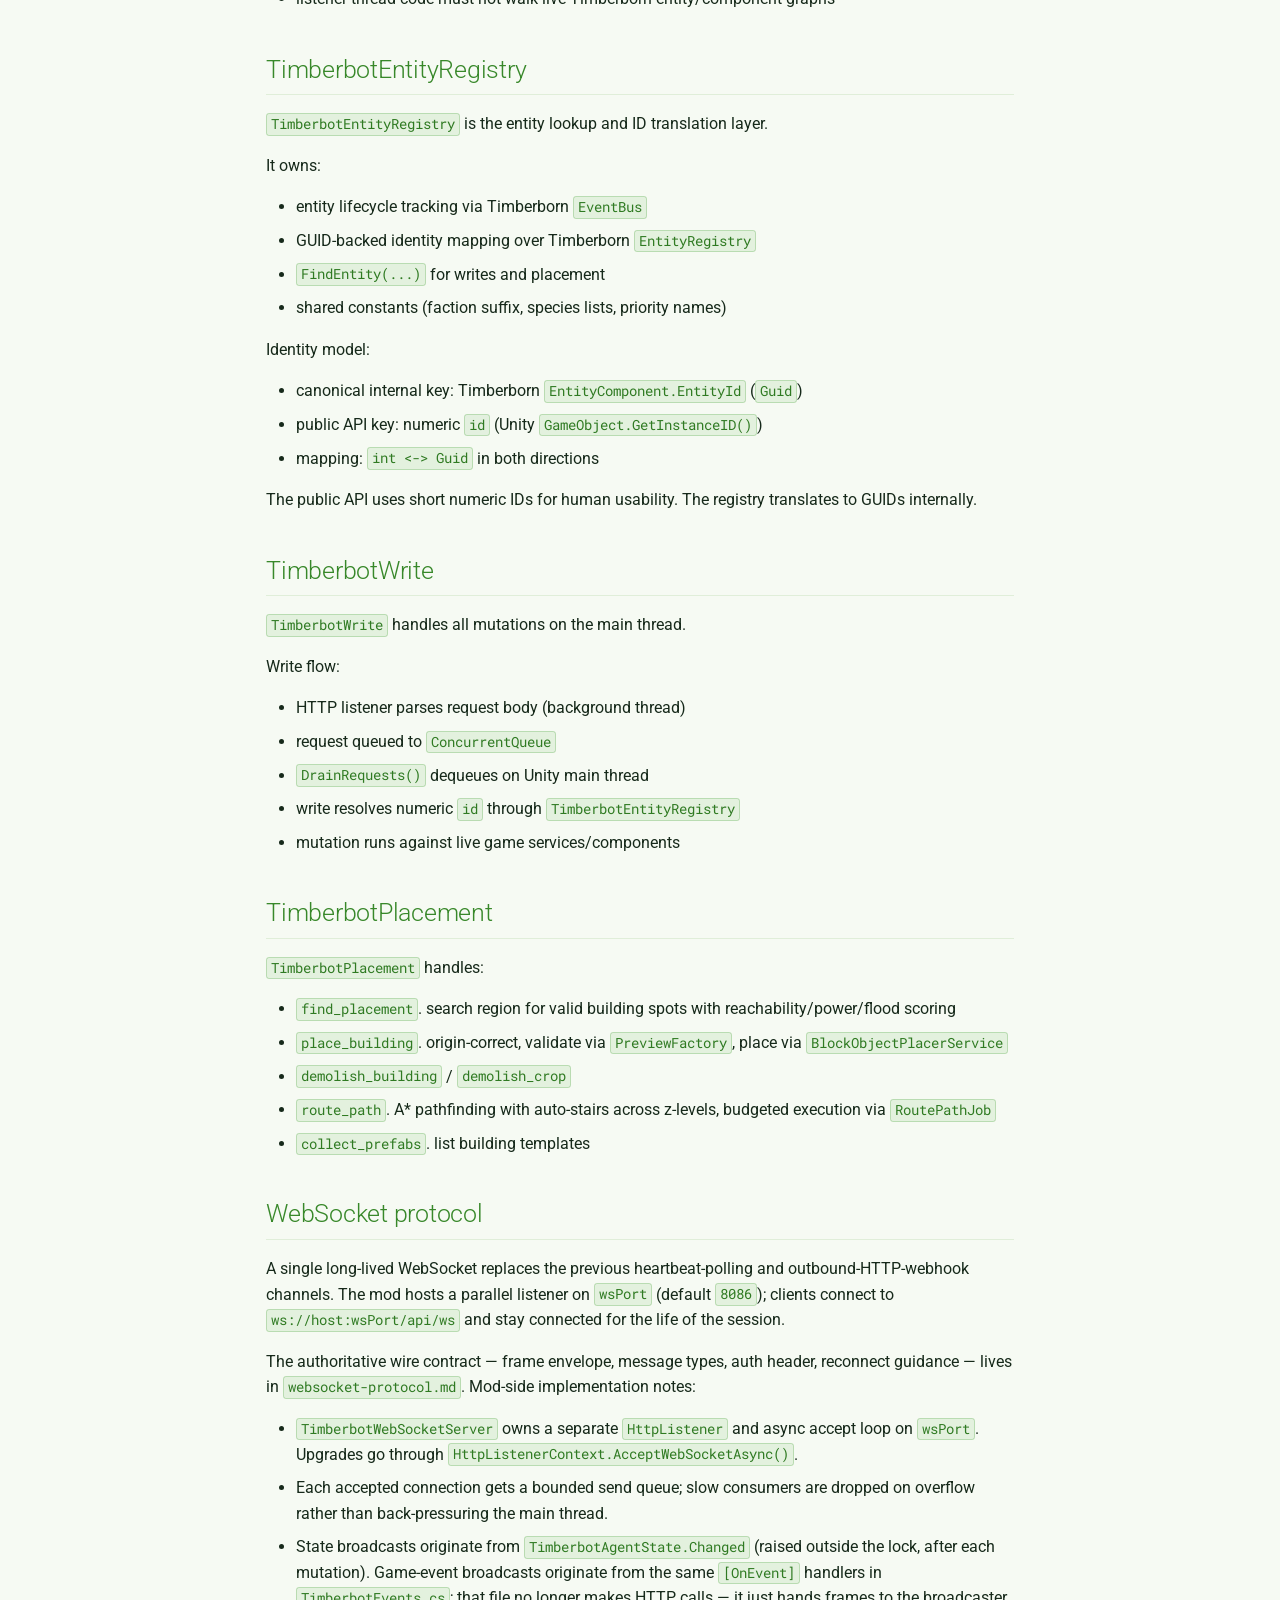
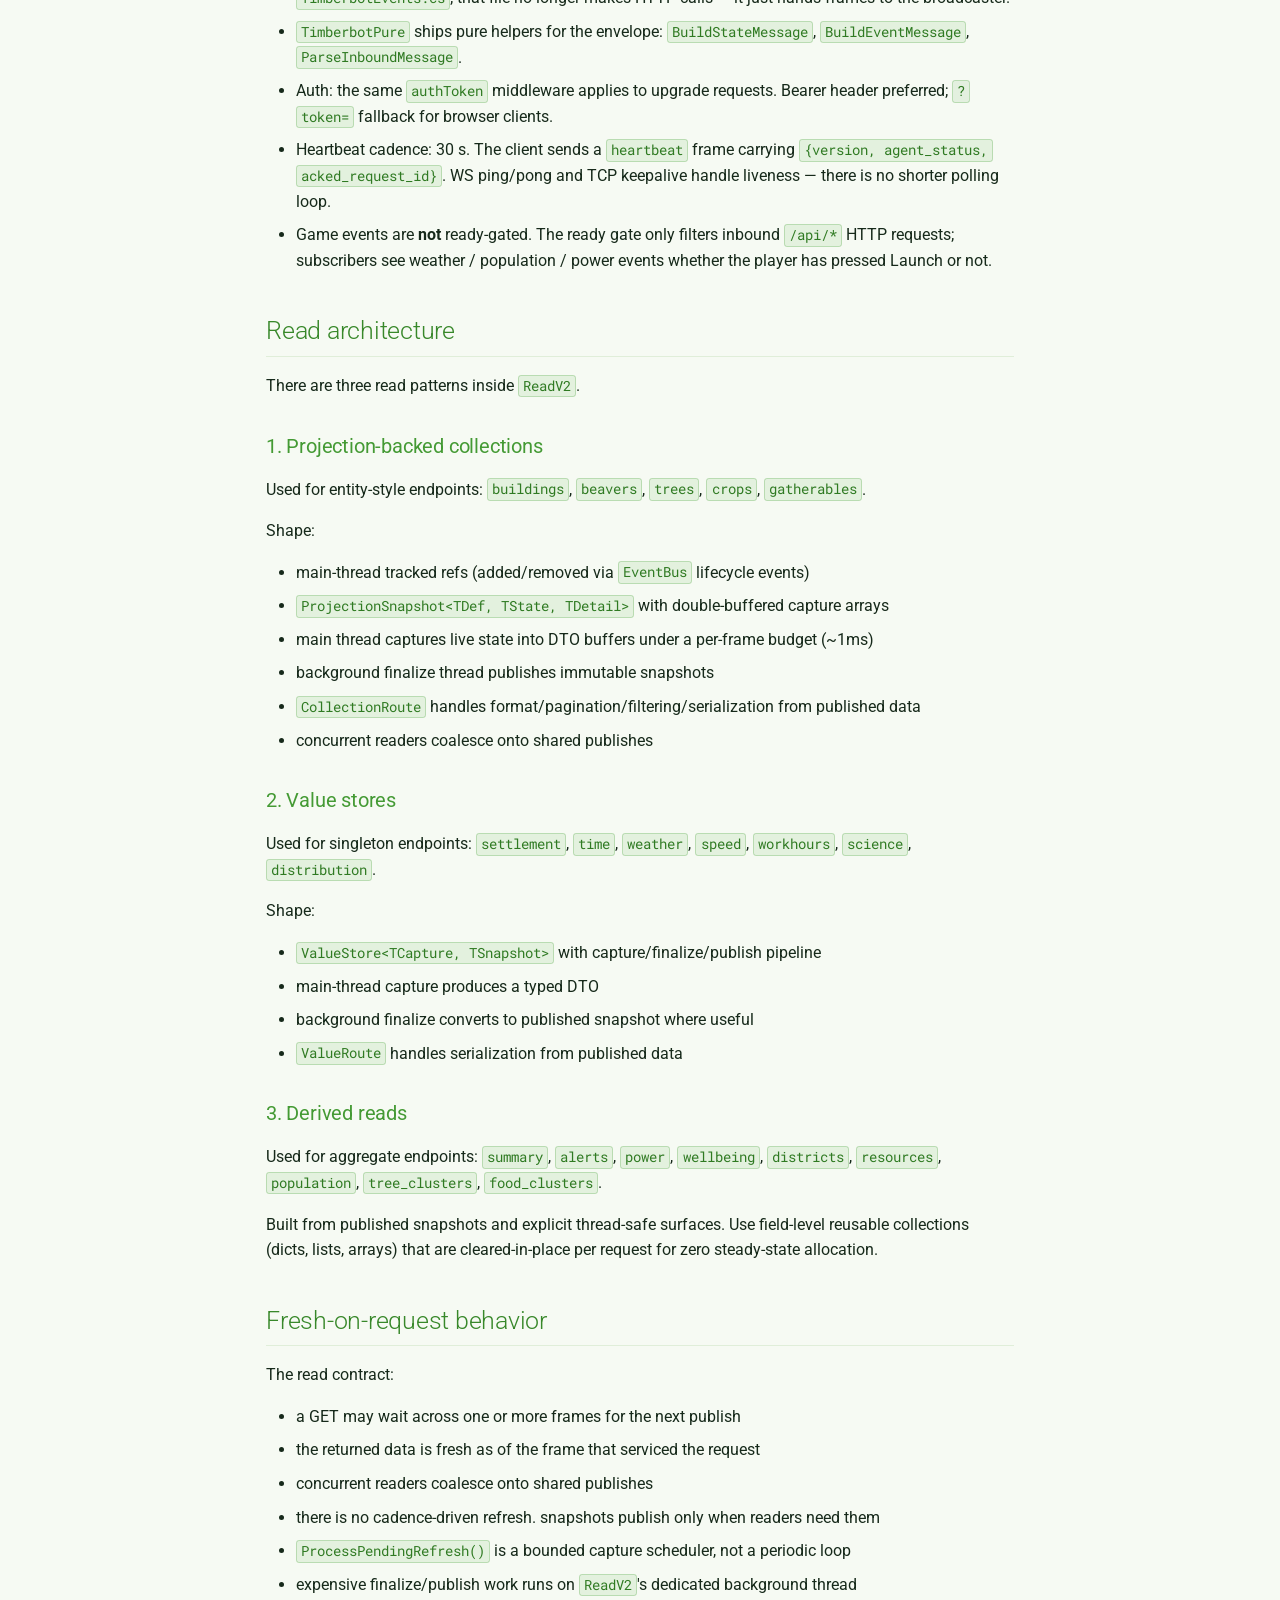
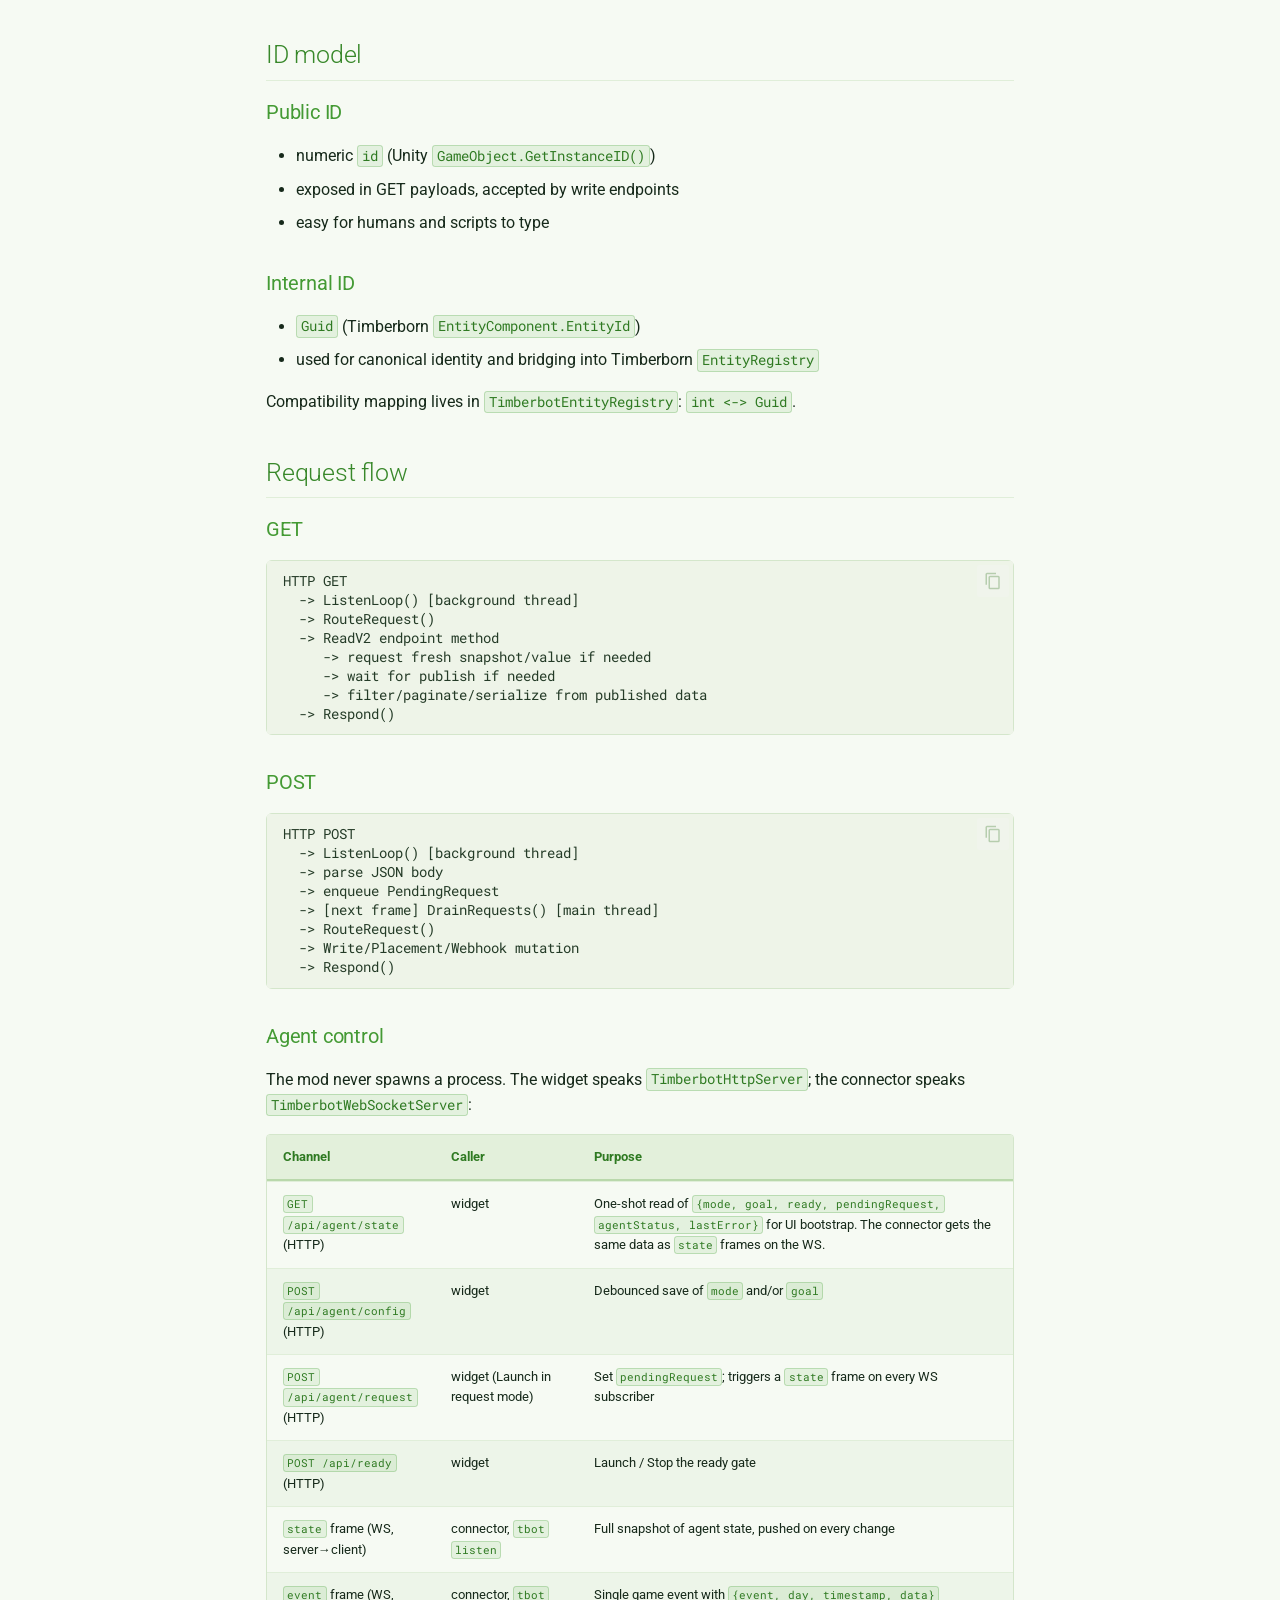
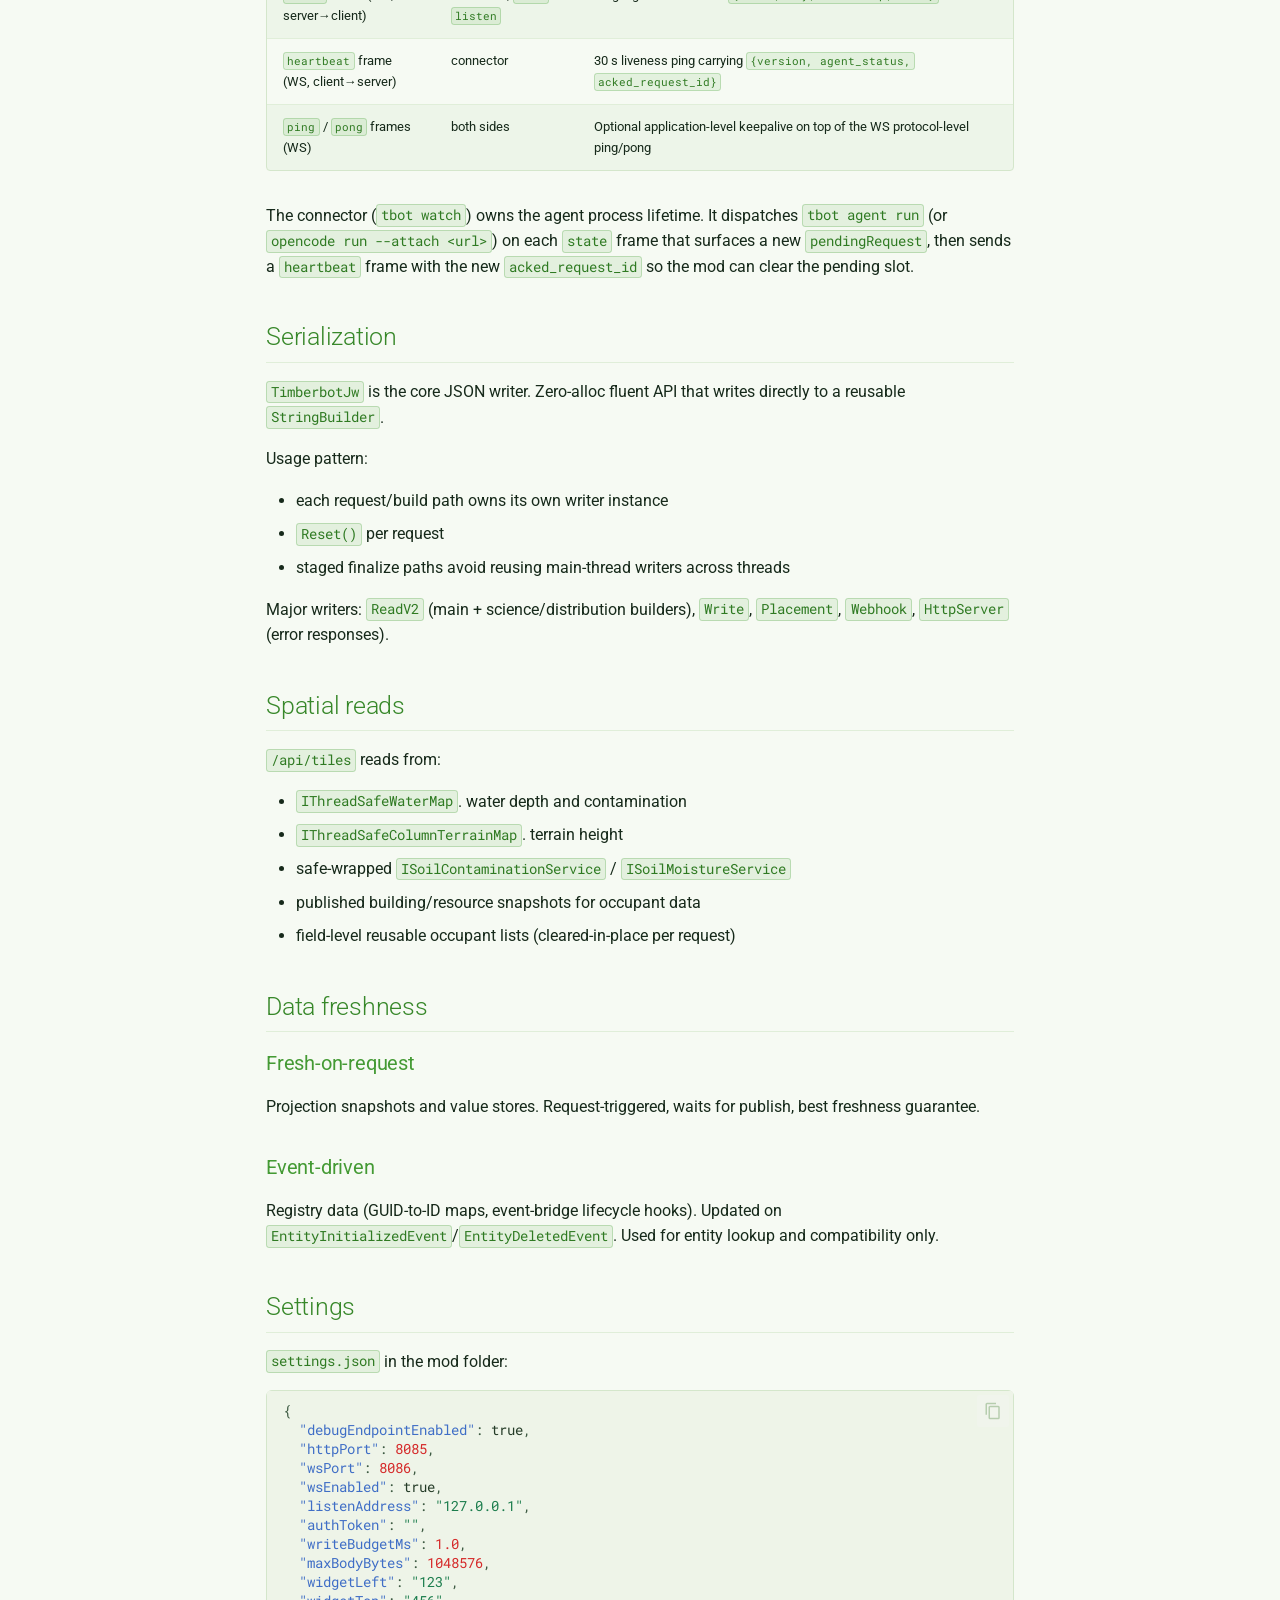
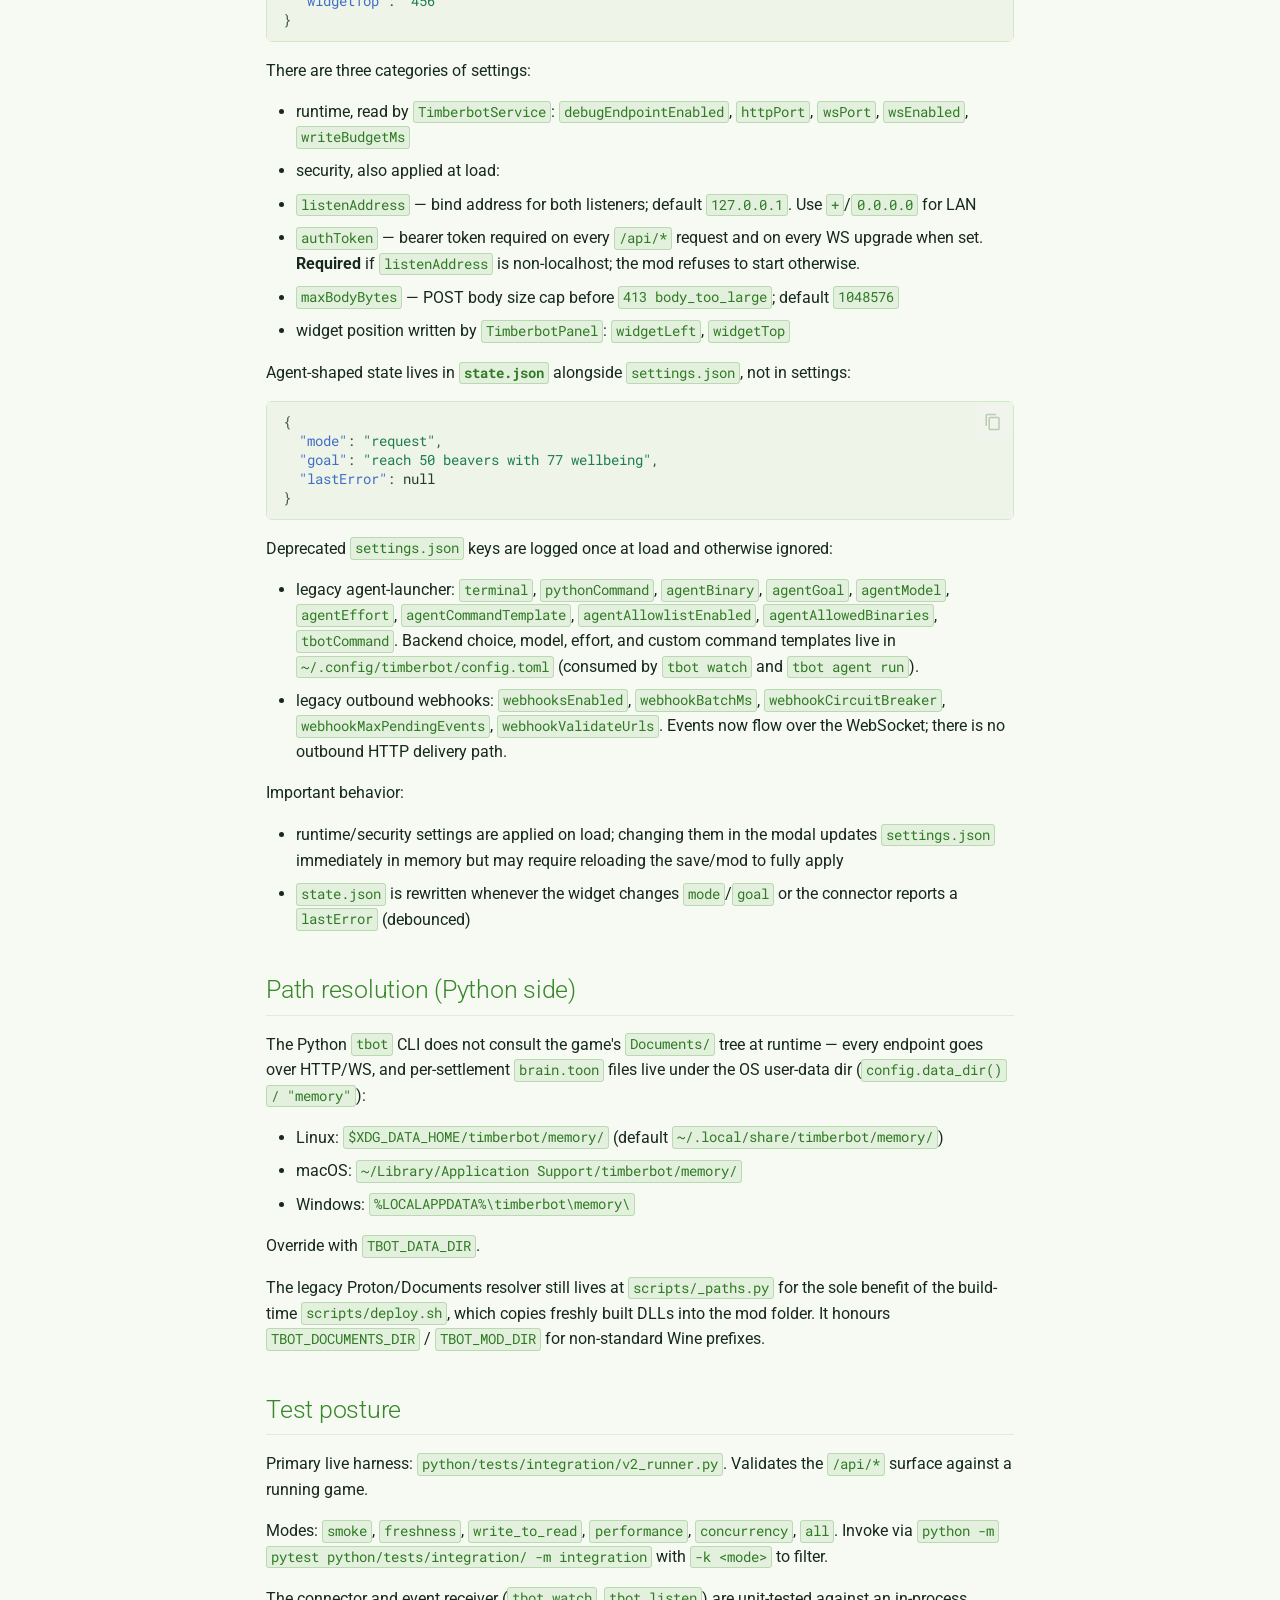
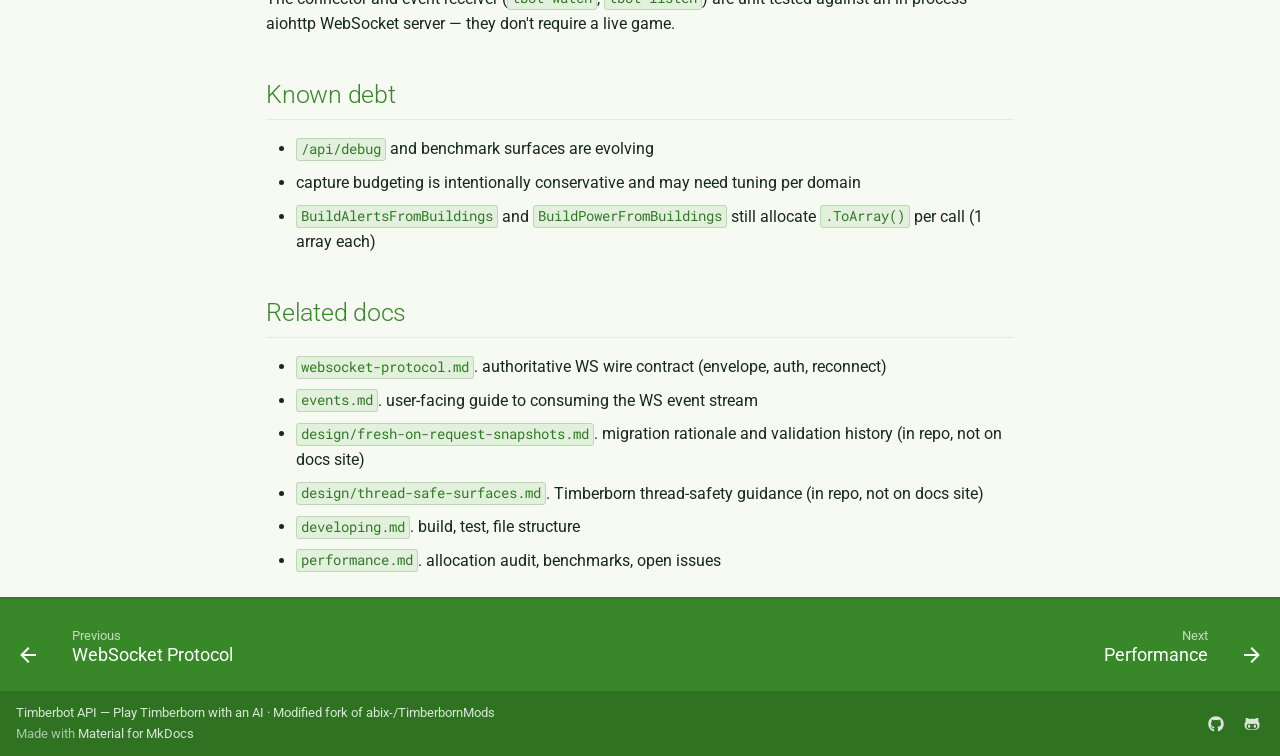
<file: architecture/index.html>
<!doctype html>
<html lang="en" class="no-js">
  <head>
    
      <meta charset="utf-8">
      <meta name="viewport" content="width=device-width,initial-scale=1">
      
        <meta name="description" content="Full read/write HTTP API for controlling Timberborn with AI (modified fork of abix-/TimberbornMods)">
      
      
      
        <link rel="canonical" href="https://impuls42.github.io/timberbot/architecture/">
      
      
        <link rel="prev" href="../websocket-protocol/">
      
      
        <link rel="next" href="../performance/">
      
      
        
      
      
      <link rel="icon" href="../assets/images/favicon.png">
      <meta name="generator" content="mkdocs-1.6.1, mkdocs-material-9.7.7">
    
    
      
        <title>Architecture - Timberbot API</title>
      
    
    
      <link rel="stylesheet" href="../assets/stylesheets/main.ec1eaa64.min.css">
      
        
        <link rel="stylesheet" href="../assets/stylesheets/palette.ab4e12ef.min.css">
      
      


    
    
      
    
    
      
        
        
        <link rel="preconnect" href="https://fonts.gstatic.com" crossorigin>
        <link rel="stylesheet" href="https://fonts.googleapis.com/css?family=Roboto:300,300i,400,400i,700,700i%7CRoboto+Mono:400,400i,700,700i&display=fallback">
        <style>:root{--md-text-font:"Roboto";--md-code-font:"Roboto Mono"}</style>
      
    
    
      <link rel="stylesheet" href="../stylesheets/extra.css">
    
    <script>__md_scope=new URL("..",location),__md_hash=e=>[...e].reduce(((e,_)=>(e<<5)-e+_.charCodeAt(0)),0),__md_get=(e,_=localStorage,t=__md_scope)=>JSON.parse(_.getItem(t.pathname+"."+e)),__md_set=(e,_,t=localStorage,a=__md_scope)=>{try{t.setItem(a.pathname+"."+e,JSON.stringify(_))}catch(e){}}</script>
    
      

    
    
  </head>
  
  
    
    
    
    
    
    <body dir="ltr" data-md-color-scheme="default" data-md-color-primary="custom" data-md-color-accent="custom">
  
    
    <input class="md-toggle" data-md-toggle="drawer" type="checkbox" id="__drawer" autocomplete="off">
    <input class="md-toggle" data-md-toggle="search" type="checkbox" id="__search" autocomplete="off">
    <label class="md-overlay" for="__drawer"></label>
    <div data-md-component="skip">
      
        
        <a href="#architecture" class="md-skip">
          Skip to content
        </a>
      
    </div>
    <div data-md-component="announce">
      
    </div>
    
    
      

  

<header class="md-header md-header--shadow" data-md-component="header">
  <nav class="md-header__inner md-grid" aria-label="Header">
    <a href=".." title="Timberbot API" class="md-header__button md-logo" aria-label="Timberbot API" data-md-component="logo">
      
  
  <svg xmlns="http://www.w3.org/2000/svg" viewBox="0 0 24 24"><path d="M12 8a3 3 0 0 0 3-3 3 3 0 0 0-3-3 3 3 0 0 0-3 3 3 3 0 0 0 3 3m0 3.54C9.64 9.35 6.5 8 3 8v11c3.5 0 6.64 1.35 9 3.54 2.36-2.19 5.5-3.54 9-3.54V8c-3.5 0-6.64 1.35-9 3.54"/></svg>

    </a>
    <label class="md-header__button md-icon" for="__drawer">
      
      <svg xmlns="http://www.w3.org/2000/svg" viewBox="0 0 24 24"><path d="M3 6h18v2H3zm0 5h18v2H3zm0 5h18v2H3z"/></svg>
    </label>
    <div class="md-header__title" data-md-component="header-title">
      <div class="md-header__ellipsis">
        <div class="md-header__topic">
          <span class="md-ellipsis">
            Timberbot API
          </span>
        </div>
        <div class="md-header__topic" data-md-component="header-topic">
          <span class="md-ellipsis">
            
              Architecture
            
          </span>
        </div>
      </div>
    </div>
    
      
    
    
    
    
      
      
        <label class="md-header__button md-icon" for="__search">
          
          <svg xmlns="http://www.w3.org/2000/svg" viewBox="0 0 24 24"><path d="M9.5 3A6.5 6.5 0 0 1 16 9.5c0 1.61-.59 3.09-1.56 4.23l.27.27h.79l5 5-1.5 1.5-5-5v-.79l-.27-.27A6.52 6.52 0 0 1 9.5 16 6.5 6.5 0 0 1 3 9.5 6.5 6.5 0 0 1 9.5 3m0 2C7 5 5 7 5 9.5S7 14 9.5 14 14 12 14 9.5 12 5 9.5 5"/></svg>
        </label>
        <div class="md-search" data-md-component="search" role="dialog">
  <label class="md-search__overlay" for="__search"></label>
  <div class="md-search__inner" role="search">
    <form class="md-search__form" name="search">
      <input type="text" class="md-search__input" name="query" aria-label="Search" placeholder="Search" autocapitalize="off" autocorrect="off" autocomplete="off" spellcheck="false" data-md-component="search-query" required>
      <label class="md-search__icon md-icon" for="__search">
        
        <svg xmlns="http://www.w3.org/2000/svg" viewBox="0 0 24 24"><path d="M9.5 3A6.5 6.5 0 0 1 16 9.5c0 1.61-.59 3.09-1.56 4.23l.27.27h.79l5 5-1.5 1.5-5-5v-.79l-.27-.27A6.52 6.52 0 0 1 9.5 16 6.5 6.5 0 0 1 3 9.5 6.5 6.5 0 0 1 9.5 3m0 2C7 5 5 7 5 9.5S7 14 9.5 14 14 12 14 9.5 12 5 9.5 5"/></svg>
        
        <svg xmlns="http://www.w3.org/2000/svg" viewBox="0 0 24 24"><path d="M20 11v2H8l5.5 5.5-1.42 1.42L4.16 12l7.92-7.92L13.5 5.5 8 11z"/></svg>
      </label>
      <nav class="md-search__options" aria-label="Search">
        
        <button type="reset" class="md-search__icon md-icon" title="Clear" aria-label="Clear" tabindex="-1">
          
          <svg xmlns="http://www.w3.org/2000/svg" viewBox="0 0 24 24"><path d="M19 6.41 17.59 5 12 10.59 6.41 5 5 6.41 10.59 12 5 17.59 6.41 19 12 13.41 17.59 19 19 17.59 13.41 12z"/></svg>
        </button>
      </nav>
      
        <div class="md-search__suggest" data-md-component="search-suggest"></div>
      
    </form>
    <div class="md-search__output">
      <div class="md-search__scrollwrap" tabindex="0" data-md-scrollfix>
        <div class="md-search-result" data-md-component="search-result">
          <div class="md-search-result__meta">
            Initializing search
          </div>
          <ol class="md-search-result__list" role="presentation"></ol>
        </div>
      </div>
    </div>
  </div>
</div>
      
    
    
      <div class="md-header__source">
        <a href="https://github.com/impuls42/timberbot" title="Go to repository" class="md-source" data-md-component="source">
  <div class="md-source__icon md-icon">
    
    <svg xmlns="http://www.w3.org/2000/svg" viewBox="0 0 512 512"><!--! Font Awesome Free 7.1.0 by @fontawesome - https://fontawesome.com License - https://fontawesome.com/license/free (Icons: CC BY 4.0, Fonts: SIL OFL 1.1, Code: MIT License) Copyright 2025 Fonticons, Inc.--><path d="M173.9 397.4c0 2-2.3 3.6-5.2 3.6-3.3.3-5.6-1.3-5.6-3.6 0-2 2.3-3.6 5.2-3.6 3-.3 5.6 1.3 5.6 3.6m-31.1-4.5c-.7 2 1.3 4.3 4.3 4.9 2.6 1 5.6 0 6.2-2s-1.3-4.3-4.3-5.2c-2.6-.7-5.5.3-6.2 2.3m44.2-1.7c-2.9.7-4.9 2.6-4.6 4.9.3 2 2.9 3.3 5.9 2.6 2.9-.7 4.9-2.6 4.6-4.6-.3-1.9-3-3.2-5.9-2.9M252.8 8C114.1 8 8 113.3 8 252c0 110.9 69.8 205.8 169.5 239.2 12.8 2.3 17.3-5.6 17.3-12.1 0-6.2-.3-40.4-.3-61.4 0 0-70 15-84.7-29.8 0 0-11.4-29.1-27.8-36.6 0 0-22.9-15.7 1.6-15.4 0 0 24.9 2 38.6 25.8 21.9 38.6 58.6 27.5 72.9 20.9 2.3-16 8.8-27.1 16-33.7-55.9-6.2-112.3-14.3-112.3-110.5 0-27.5 7.6-41.3 23.6-58.9-2.6-6.5-11.1-33.3 2.6-67.9 20.9-6.5 69 27 69 27 20-5.6 41.5-8.5 62.8-8.5s42.8 2.9 62.8 8.5c0 0 48.1-33.6 69-27 13.7 34.7 5.2 61.4 2.6 67.9 16 17.7 25.8 31.5 25.8 58.9 0 96.5-58.9 104.2-114.8 110.5 9.2 7.9 17 22.9 17 46.4 0 33.7-.3 75.4-.3 83.6 0 6.5 4.6 14.4 17.3 12.1C436.2 457.8 504 362.9 504 252 504 113.3 391.5 8 252.8 8M105.2 352.9c-1.3 1-1 3.3.7 5.2 1.6 1.6 3.9 2.3 5.2 1 1.3-1 1-3.3-.7-5.2-1.6-1.6-3.9-2.3-5.2-1m-10.8-8.1c-.7 1.3.3 2.9 2.3 3.9 1.6 1 3.6.7 4.3-.7.7-1.3-.3-2.9-2.3-3.9-2-.6-3.6-.3-4.3.7m32.4 35.6c-1.6 1.3-1 4.3 1.3 6.2 2.3 2.3 5.2 2.6 6.5 1 1.3-1.3.7-4.3-1.3-6.2-2.2-2.3-5.2-2.6-6.5-1m-11.4-14.7c-1.6 1-1.6 3.6 0 5.9s4.3 3.3 5.6 2.3c1.6-1.3 1.6-3.9 0-6.2-1.4-2.3-4-3.3-5.6-2"/></svg>
  </div>
  <div class="md-source__repository">
    impuls42/timberbot
  </div>
</a>
      </div>
    
  </nav>
  
</header>
    
    <div class="md-container" data-md-component="container">
      
      
        
          
        
      
      <main class="md-main" data-md-component="main">
        <div class="md-main__inner md-grid">
          
            
              
              <div class="md-sidebar md-sidebar--primary" data-md-component="sidebar" data-md-type="navigation" >
                <div class="md-sidebar__scrollwrap">
                  <div class="md-sidebar__inner">
                    



<nav class="md-nav md-nav--primary" aria-label="Navigation" data-md-level="0">
  <label class="md-nav__title" for="__drawer">
    <a href=".." title="Timberbot API" class="md-nav__button md-logo" aria-label="Timberbot API" data-md-component="logo">
      
  
  <svg xmlns="http://www.w3.org/2000/svg" viewBox="0 0 24 24"><path d="M12 8a3 3 0 0 0 3-3 3 3 0 0 0-3-3 3 3 0 0 0-3 3 3 3 0 0 0 3 3m0 3.54C9.64 9.35 6.5 8 3 8v11c3.5 0 6.64 1.35 9 3.54 2.36-2.19 5.5-3.54 9-3.54V8c-3.5 0-6.64 1.35-9 3.54"/></svg>

    </a>
    Timberbot API
  </label>
  
    <div class="md-nav__source">
      <a href="https://github.com/impuls42/timberbot" title="Go to repository" class="md-source" data-md-component="source">
  <div class="md-source__icon md-icon">
    
    <svg xmlns="http://www.w3.org/2000/svg" viewBox="0 0 512 512"><!--! Font Awesome Free 7.1.0 by @fontawesome - https://fontawesome.com License - https://fontawesome.com/license/free (Icons: CC BY 4.0, Fonts: SIL OFL 1.1, Code: MIT License) Copyright 2025 Fonticons, Inc.--><path d="M173.9 397.4c0 2-2.3 3.6-5.2 3.6-3.3.3-5.6-1.3-5.6-3.6 0-2 2.3-3.6 5.2-3.6 3-.3 5.6 1.3 5.6 3.6m-31.1-4.5c-.7 2 1.3 4.3 4.3 4.9 2.6 1 5.6 0 6.2-2s-1.3-4.3-4.3-5.2c-2.6-.7-5.5.3-6.2 2.3m44.2-1.7c-2.9.7-4.9 2.6-4.6 4.9.3 2 2.9 3.3 5.9 2.6 2.9-.7 4.9-2.6 4.6-4.6-.3-1.9-3-3.2-5.9-2.9M252.8 8C114.1 8 8 113.3 8 252c0 110.9 69.8 205.8 169.5 239.2 12.8 2.3 17.3-5.6 17.3-12.1 0-6.2-.3-40.4-.3-61.4 0 0-70 15-84.7-29.8 0 0-11.4-29.1-27.8-36.6 0 0-22.9-15.7 1.6-15.4 0 0 24.9 2 38.6 25.8 21.9 38.6 58.6 27.5 72.9 20.9 2.3-16 8.8-27.1 16-33.7-55.9-6.2-112.3-14.3-112.3-110.5 0-27.5 7.6-41.3 23.6-58.9-2.6-6.5-11.1-33.3 2.6-67.9 20.9-6.5 69 27 69 27 20-5.6 41.5-8.5 62.8-8.5s42.8 2.9 62.8 8.5c0 0 48.1-33.6 69-27 13.7 34.7 5.2 61.4 2.6 67.9 16 17.7 25.8 31.5 25.8 58.9 0 96.5-58.9 104.2-114.8 110.5 9.2 7.9 17 22.9 17 46.4 0 33.7-.3 75.4-.3 83.6 0 6.5 4.6 14.4 17.3 12.1C436.2 457.8 504 362.9 504 252 504 113.3 391.5 8 252.8 8M105.2 352.9c-1.3 1-1 3.3.7 5.2 1.6 1.6 3.9 2.3 5.2 1 1.3-1 1-3.3-.7-5.2-1.6-1.6-3.9-2.3-5.2-1m-10.8-8.1c-.7 1.3.3 2.9 2.3 3.9 1.6 1 3.6.7 4.3-.7.7-1.3-.3-2.9-2.3-3.9-2-.6-3.6-.3-4.3.7m32.4 35.6c-1.6 1.3-1 4.3 1.3 6.2 2.3 2.3 5.2 2.6 6.5 1 1.3-1.3.7-4.3-1.3-6.2-2.2-2.3-5.2-2.6-6.5-1m-11.4-14.7c-1.6 1-1.6 3.6 0 5.9s4.3 3.3 5.6 2.3c1.6-1.3 1.6-3.9 0-6.2-1.4-2.3-4-3.3-5.6-2"/></svg>
  </div>
  <div class="md-source__repository">
    impuls42/timberbot
  </div>
</a>
    </div>
  
  <ul class="md-nav__list" data-md-scrollfix>
    
      
      
  
  
  
  
    <li class="md-nav__item">
      <a href=".." class="md-nav__link">
        
  
  
  <span class="md-ellipsis">
    
  
    Home
  

    
  </span>
  
  

      </a>
    </li>
  

    
      
      
  
  
  
  
    <li class="md-nav__item">
      <a href="../getting-started/" class="md-nav__link">
        
  
  
  <span class="md-ellipsis">
    
  
    Getting Started
  

    
  </span>
  
  

      </a>
    </li>
  

    
      
      
  
  
  
  
    <li class="md-nav__item">
      <a href="../configuration/" class="md-nav__link">
        
  
  
  <span class="md-ellipsis">
    
  
    Configuration
  

    
  </span>
  
  

      </a>
    </li>
  

    
      
      
  
  
  
  
    <li class="md-nav__item">
      <a href="../api-reference/" class="md-nav__link">
        
  
  
  <span class="md-ellipsis">
    
  
    API Reference
  

    
  </span>
  
  

      </a>
    </li>
  

    
      
      
  
  
  
  
    <li class="md-nav__item">
      <a href="../timberbot/" class="md-nav__link">
        
  
  
  <span class="md-ellipsis">
    
  
    Timberbot Guide
  

    
  </span>
  
  

      </a>
    </li>
  

    
      
      
  
  
  
  
    <li class="md-nav__item">
      <a href="../features/" class="md-nav__link">
        
  
  
  <span class="md-ellipsis">
    
  
    Features
  

    
  </span>
  
  

      </a>
    </li>
  

    
      
      
  
  
  
  
    <li class="md-nav__item">
      <a href="../events/" class="md-nav__link">
        
  
  
  <span class="md-ellipsis">
    
  
    Events
  

    
  </span>
  
  

      </a>
    </li>
  

    
      
      
  
  
  
  
    <li class="md-nav__item">
      <a href="../websocket-protocol/" class="md-nav__link">
        
  
  
  <span class="md-ellipsis">
    
  
    WebSocket Protocol
  

    
  </span>
  
  

      </a>
    </li>
  

    
      
      
  
  
    
  
  
  
    <li class="md-nav__item md-nav__item--active">
      
      <input class="md-nav__toggle md-toggle" type="checkbox" id="__toc">
      
      
        
      
      
        <label class="md-nav__link md-nav__link--active" for="__toc">
          
  
  
  <span class="md-ellipsis">
    
  
    Architecture
  

    
  </span>
  
  

          <span class="md-nav__icon md-icon"></span>
        </label>
      
      <a href="./" class="md-nav__link md-nav__link--active">
        
  
  
  <span class="md-ellipsis">
    
  
    Architecture
  

    
  </span>
  
  

      </a>
      
        

<nav class="md-nav md-nav--secondary" aria-label="Table of contents">
  
  
  
    
  
  
    <label class="md-nav__title" for="__toc">
      <span class="md-nav__icon md-icon"></span>
      Table of contents
    </label>
    <ul class="md-nav__list" data-md-component="toc" data-md-scrollfix>
      
        <li class="md-nav__item">
  <a href="#the-mod-connector-split" class="md-nav__link">
    <span class="md-ellipsis">
      
        The mod ↔ connector split
      
    </span>
  </a>
  
</li>
      
        <li class="md-nav__item">
  <a href="#components" class="md-nav__link">
    <span class="md-ellipsis">
      
        Components
      
    </span>
  </a>
  
</li>
      
        <li class="md-nav__item">
  <a href="#thread-model" class="md-nav__link">
    <span class="md-ellipsis">
      
        Thread model
      
    </span>
  </a>
  
</li>
      
        <li class="md-nav__item">
  <a href="#timberbotservice" class="md-nav__link">
    <span class="md-ellipsis">
      
        TimberbotService
      
    </span>
  </a>
  
</li>
      
        <li class="md-nav__item">
  <a href="#timberbotagentstate-ready-gate-modes-request-slot" class="md-nav__link">
    <span class="md-ellipsis">
      
        TimberbotAgentState — ready gate, modes, request slot
      
    </span>
  </a>
  
    <nav class="md-nav" aria-label="TimberbotAgentState — ready gate, modes, request slot">
      <ul class="md-nav__list">
        
          <li class="md-nav__item">
  <a href="#ready-gate" class="md-nav__link">
    <span class="md-ellipsis">
      
        Ready gate
      
    </span>
  </a>
  
</li>
        
          <li class="md-nav__item">
  <a href="#modes" class="md-nav__link">
    <span class="md-ellipsis">
      
        Modes
      
    </span>
  </a>
  
</li>
        
          <li class="md-nav__item">
  <a href="#bearer-token-auth" class="md-nav__link">
    <span class="md-ellipsis">
      
        Bearer-token auth
      
    </span>
  </a>
  
</li>
        
      </ul>
    </nav>
  
</li>
      
        <li class="md-nav__item">
  <a href="#timberbotpanel" class="md-nav__link">
    <span class="md-ellipsis">
      
        TimberbotPanel
      
    </span>
  </a>
  
</li>
      
        <li class="md-nav__item">
  <a href="#timberbotreadv2" class="md-nav__link">
    <span class="md-ellipsis">
      
        TimberbotReadV2
      
    </span>
  </a>
  
</li>
      
        <li class="md-nav__item">
  <a href="#timberbotentityregistry" class="md-nav__link">
    <span class="md-ellipsis">
      
        TimberbotEntityRegistry
      
    </span>
  </a>
  
</li>
      
        <li class="md-nav__item">
  <a href="#timberbotwrite" class="md-nav__link">
    <span class="md-ellipsis">
      
        TimberbotWrite
      
    </span>
  </a>
  
</li>
      
        <li class="md-nav__item">
  <a href="#timberbotplacement" class="md-nav__link">
    <span class="md-ellipsis">
      
        TimberbotPlacement
      
    </span>
  </a>
  
</li>
      
        <li class="md-nav__item">
  <a href="#websocket-protocol" class="md-nav__link">
    <span class="md-ellipsis">
      
        WebSocket protocol
      
    </span>
  </a>
  
</li>
      
        <li class="md-nav__item">
  <a href="#read-architecture" class="md-nav__link">
    <span class="md-ellipsis">
      
        Read architecture
      
    </span>
  </a>
  
    <nav class="md-nav" aria-label="Read architecture">
      <ul class="md-nav__list">
        
          <li class="md-nav__item">
  <a href="#1-projection-backed-collections" class="md-nav__link">
    <span class="md-ellipsis">
      
        1. Projection-backed collections
      
    </span>
  </a>
  
</li>
        
          <li class="md-nav__item">
  <a href="#2-value-stores" class="md-nav__link">
    <span class="md-ellipsis">
      
        2. Value stores
      
    </span>
  </a>
  
</li>
        
          <li class="md-nav__item">
  <a href="#3-derived-reads" class="md-nav__link">
    <span class="md-ellipsis">
      
        3. Derived reads
      
    </span>
  </a>
  
</li>
        
      </ul>
    </nav>
  
</li>
      
        <li class="md-nav__item">
  <a href="#fresh-on-request-behavior" class="md-nav__link">
    <span class="md-ellipsis">
      
        Fresh-on-request behavior
      
    </span>
  </a>
  
</li>
      
        <li class="md-nav__item">
  <a href="#id-model" class="md-nav__link">
    <span class="md-ellipsis">
      
        ID model
      
    </span>
  </a>
  
    <nav class="md-nav" aria-label="ID model">
      <ul class="md-nav__list">
        
          <li class="md-nav__item">
  <a href="#public-id" class="md-nav__link">
    <span class="md-ellipsis">
      
        Public ID
      
    </span>
  </a>
  
</li>
        
          <li class="md-nav__item">
  <a href="#internal-id" class="md-nav__link">
    <span class="md-ellipsis">
      
        Internal ID
      
    </span>
  </a>
  
</li>
        
      </ul>
    </nav>
  
</li>
      
        <li class="md-nav__item">
  <a href="#request-flow" class="md-nav__link">
    <span class="md-ellipsis">
      
        Request flow
      
    </span>
  </a>
  
    <nav class="md-nav" aria-label="Request flow">
      <ul class="md-nav__list">
        
          <li class="md-nav__item">
  <a href="#get" class="md-nav__link">
    <span class="md-ellipsis">
      
        GET
      
    </span>
  </a>
  
</li>
        
          <li class="md-nav__item">
  <a href="#post" class="md-nav__link">
    <span class="md-ellipsis">
      
        POST
      
    </span>
  </a>
  
</li>
        
          <li class="md-nav__item">
  <a href="#agent-control" class="md-nav__link">
    <span class="md-ellipsis">
      
        Agent control
      
    </span>
  </a>
  
</li>
        
      </ul>
    </nav>
  
</li>
      
        <li class="md-nav__item">
  <a href="#serialization" class="md-nav__link">
    <span class="md-ellipsis">
      
        Serialization
      
    </span>
  </a>
  
</li>
      
        <li class="md-nav__item">
  <a href="#spatial-reads" class="md-nav__link">
    <span class="md-ellipsis">
      
        Spatial reads
      
    </span>
  </a>
  
</li>
      
        <li class="md-nav__item">
  <a href="#data-freshness" class="md-nav__link">
    <span class="md-ellipsis">
      
        Data freshness
      
    </span>
  </a>
  
    <nav class="md-nav" aria-label="Data freshness">
      <ul class="md-nav__list">
        
          <li class="md-nav__item">
  <a href="#fresh-on-request" class="md-nav__link">
    <span class="md-ellipsis">
      
        Fresh-on-request
      
    </span>
  </a>
  
</li>
        
          <li class="md-nav__item">
  <a href="#event-driven" class="md-nav__link">
    <span class="md-ellipsis">
      
        Event-driven
      
    </span>
  </a>
  
</li>
        
      </ul>
    </nav>
  
</li>
      
        <li class="md-nav__item">
  <a href="#settings" class="md-nav__link">
    <span class="md-ellipsis">
      
        Settings
      
    </span>
  </a>
  
</li>
      
        <li class="md-nav__item">
  <a href="#path-resolution-python-side" class="md-nav__link">
    <span class="md-ellipsis">
      
        Path resolution (Python side)
      
    </span>
  </a>
  
</li>
      
        <li class="md-nav__item">
  <a href="#test-posture" class="md-nav__link">
    <span class="md-ellipsis">
      
        Test posture
      
    </span>
  </a>
  
</li>
      
        <li class="md-nav__item">
  <a href="#known-debt" class="md-nav__link">
    <span class="md-ellipsis">
      
        Known debt
      
    </span>
  </a>
  
</li>
      
        <li class="md-nav__item">
  <a href="#related-docs" class="md-nav__link">
    <span class="md-ellipsis">
      
        Related docs
      
    </span>
  </a>
  
</li>
      
    </ul>
  
</nav>
      
    </li>
  

    
      
      
  
  
  
  
    <li class="md-nav__item">
      <a href="../performance/" class="md-nav__link">
        
  
  
  <span class="md-ellipsis">
    
  
    Performance
  

    
  </span>
  
  

      </a>
    </li>
  

    
      
      
  
  
  
  
    <li class="md-nav__item">
      <a href="../macos-testing/" class="md-nav__link">
        
  
  
  <span class="md-ellipsis">
    
  
    macOS Testing
  

    
  </span>
  
  

      </a>
    </li>
  

    
      
      
  
  
  
  
    <li class="md-nav__item">
      <a href="../developing/" class="md-nav__link">
        
  
  
  <span class="md-ellipsis">
    
  
    Developing
  

    
  </span>
  
  

      </a>
    </li>
  

    
      
      
  
  
  
  
    <li class="md-nav__item">
      <a href="../devenv/" class="md-nav__link">
        
  
  
  <span class="md-ellipsis">
    
  
    Dev Environment
  

    
  </span>
  
  

      </a>
    </li>
  

    
      
      
  
  
  
  
    <li class="md-nav__item">
      <a href="../unreleased/" class="md-nav__link">
        
  
  
  <span class="md-ellipsis">
    
  
    Changelog
  

    
  </span>
  
  

      </a>
    </li>
  

    
  </ul>
</nav>
                  </div>
                </div>
              </div>
            
            
              
              <div class="md-sidebar md-sidebar--secondary" data-md-component="sidebar" data-md-type="toc" >
                <div class="md-sidebar__scrollwrap">
                  <div class="md-sidebar__inner">
                    

<nav class="md-nav md-nav--secondary" aria-label="Table of contents">
  
  
  
    
  
  
    <label class="md-nav__title" for="__toc">
      <span class="md-nav__icon md-icon"></span>
      Table of contents
    </label>
    <ul class="md-nav__list" data-md-component="toc" data-md-scrollfix>
      
        <li class="md-nav__item">
  <a href="#the-mod-connector-split" class="md-nav__link">
    <span class="md-ellipsis">
      
        The mod ↔ connector split
      
    </span>
  </a>
  
</li>
      
        <li class="md-nav__item">
  <a href="#components" class="md-nav__link">
    <span class="md-ellipsis">
      
        Components
      
    </span>
  </a>
  
</li>
      
        <li class="md-nav__item">
  <a href="#thread-model" class="md-nav__link">
    <span class="md-ellipsis">
      
        Thread model
      
    </span>
  </a>
  
</li>
      
        <li class="md-nav__item">
  <a href="#timberbotservice" class="md-nav__link">
    <span class="md-ellipsis">
      
        TimberbotService
      
    </span>
  </a>
  
</li>
      
        <li class="md-nav__item">
  <a href="#timberbotagentstate-ready-gate-modes-request-slot" class="md-nav__link">
    <span class="md-ellipsis">
      
        TimberbotAgentState — ready gate, modes, request slot
      
    </span>
  </a>
  
    <nav class="md-nav" aria-label="TimberbotAgentState — ready gate, modes, request slot">
      <ul class="md-nav__list">
        
          <li class="md-nav__item">
  <a href="#ready-gate" class="md-nav__link">
    <span class="md-ellipsis">
      
        Ready gate
      
    </span>
  </a>
  
</li>
        
          <li class="md-nav__item">
  <a href="#modes" class="md-nav__link">
    <span class="md-ellipsis">
      
        Modes
      
    </span>
  </a>
  
</li>
        
          <li class="md-nav__item">
  <a href="#bearer-token-auth" class="md-nav__link">
    <span class="md-ellipsis">
      
        Bearer-token auth
      
    </span>
  </a>
  
</li>
        
      </ul>
    </nav>
  
</li>
      
        <li class="md-nav__item">
  <a href="#timberbotpanel" class="md-nav__link">
    <span class="md-ellipsis">
      
        TimberbotPanel
      
    </span>
  </a>
  
</li>
      
        <li class="md-nav__item">
  <a href="#timberbotreadv2" class="md-nav__link">
    <span class="md-ellipsis">
      
        TimberbotReadV2
      
    </span>
  </a>
  
</li>
      
        <li class="md-nav__item">
  <a href="#timberbotentityregistry" class="md-nav__link">
    <span class="md-ellipsis">
      
        TimberbotEntityRegistry
      
    </span>
  </a>
  
</li>
      
        <li class="md-nav__item">
  <a href="#timberbotwrite" class="md-nav__link">
    <span class="md-ellipsis">
      
        TimberbotWrite
      
    </span>
  </a>
  
</li>
      
        <li class="md-nav__item">
  <a href="#timberbotplacement" class="md-nav__link">
    <span class="md-ellipsis">
      
        TimberbotPlacement
      
    </span>
  </a>
  
</li>
      
        <li class="md-nav__item">
  <a href="#websocket-protocol" class="md-nav__link">
    <span class="md-ellipsis">
      
        WebSocket protocol
      
    </span>
  </a>
  
</li>
      
        <li class="md-nav__item">
  <a href="#read-architecture" class="md-nav__link">
    <span class="md-ellipsis">
      
        Read architecture
      
    </span>
  </a>
  
    <nav class="md-nav" aria-label="Read architecture">
      <ul class="md-nav__list">
        
          <li class="md-nav__item">
  <a href="#1-projection-backed-collections" class="md-nav__link">
    <span class="md-ellipsis">
      
        1. Projection-backed collections
      
    </span>
  </a>
  
</li>
        
          <li class="md-nav__item">
  <a href="#2-value-stores" class="md-nav__link">
    <span class="md-ellipsis">
      
        2. Value stores
      
    </span>
  </a>
  
</li>
        
          <li class="md-nav__item">
  <a href="#3-derived-reads" class="md-nav__link">
    <span class="md-ellipsis">
      
        3. Derived reads
      
    </span>
  </a>
  
</li>
        
      </ul>
    </nav>
  
</li>
      
        <li class="md-nav__item">
  <a href="#fresh-on-request-behavior" class="md-nav__link">
    <span class="md-ellipsis">
      
        Fresh-on-request behavior
      
    </span>
  </a>
  
</li>
      
        <li class="md-nav__item">
  <a href="#id-model" class="md-nav__link">
    <span class="md-ellipsis">
      
        ID model
      
    </span>
  </a>
  
    <nav class="md-nav" aria-label="ID model">
      <ul class="md-nav__list">
        
          <li class="md-nav__item">
  <a href="#public-id" class="md-nav__link">
    <span class="md-ellipsis">
      
        Public ID
      
    </span>
  </a>
  
</li>
        
          <li class="md-nav__item">
  <a href="#internal-id" class="md-nav__link">
    <span class="md-ellipsis">
      
        Internal ID
      
    </span>
  </a>
  
</li>
        
      </ul>
    </nav>
  
</li>
      
        <li class="md-nav__item">
  <a href="#request-flow" class="md-nav__link">
    <span class="md-ellipsis">
      
        Request flow
      
    </span>
  </a>
  
    <nav class="md-nav" aria-label="Request flow">
      <ul class="md-nav__list">
        
          <li class="md-nav__item">
  <a href="#get" class="md-nav__link">
    <span class="md-ellipsis">
      
        GET
      
    </span>
  </a>
  
</li>
        
          <li class="md-nav__item">
  <a href="#post" class="md-nav__link">
    <span class="md-ellipsis">
      
        POST
      
    </span>
  </a>
  
</li>
        
          <li class="md-nav__item">
  <a href="#agent-control" class="md-nav__link">
    <span class="md-ellipsis">
      
        Agent control
      
    </span>
  </a>
  
</li>
        
      </ul>
    </nav>
  
</li>
      
        <li class="md-nav__item">
  <a href="#serialization" class="md-nav__link">
    <span class="md-ellipsis">
      
        Serialization
      
    </span>
  </a>
  
</li>
      
        <li class="md-nav__item">
  <a href="#spatial-reads" class="md-nav__link">
    <span class="md-ellipsis">
      
        Spatial reads
      
    </span>
  </a>
  
</li>
      
        <li class="md-nav__item">
  <a href="#data-freshness" class="md-nav__link">
    <span class="md-ellipsis">
      
        Data freshness
      
    </span>
  </a>
  
    <nav class="md-nav" aria-label="Data freshness">
      <ul class="md-nav__list">
        
          <li class="md-nav__item">
  <a href="#fresh-on-request" class="md-nav__link">
    <span class="md-ellipsis">
      
        Fresh-on-request
      
    </span>
  </a>
  
</li>
        
          <li class="md-nav__item">
  <a href="#event-driven" class="md-nav__link">
    <span class="md-ellipsis">
      
        Event-driven
      
    </span>
  </a>
  
</li>
        
      </ul>
    </nav>
  
</li>
      
        <li class="md-nav__item">
  <a href="#settings" class="md-nav__link">
    <span class="md-ellipsis">
      
        Settings
      
    </span>
  </a>
  
</li>
      
        <li class="md-nav__item">
  <a href="#path-resolution-python-side" class="md-nav__link">
    <span class="md-ellipsis">
      
        Path resolution (Python side)
      
    </span>
  </a>
  
</li>
      
        <li class="md-nav__item">
  <a href="#test-posture" class="md-nav__link">
    <span class="md-ellipsis">
      
        Test posture
      
    </span>
  </a>
  
</li>
      
        <li class="md-nav__item">
  <a href="#known-debt" class="md-nav__link">
    <span class="md-ellipsis">
      
        Known debt
      
    </span>
  </a>
  
</li>
      
        <li class="md-nav__item">
  <a href="#related-docs" class="md-nav__link">
    <span class="md-ellipsis">
      
        Related docs
      
    </span>
  </a>
  
</li>
      
    </ul>
  
</nav>
                  </div>
                </div>
              </div>
            
          
          
            <div class="md-content" data-md-component="content">
              
              <article class="md-content__inner md-typeset">
                
                  


  
  


<h1 id="architecture">Architecture<a class="headerlink" href="#architecture" title="Permanent link">&para;</a></h1>
<p>How Timberbot works internally. For migration history, see <a href="https://github.com/impuls42/timberbot/blob/main/design/fresh-on-request-snapshots.md"><code>design/fresh-on-request-snapshots.md</code></a> in the repo.</p>
<h2 id="the-mod-connector-split">The mod ↔ connector split<a class="headerlink" href="#the-mod-connector-split" title="Permanent link">&para;</a></h2>
<p>Timberbot is two cooperating processes:</p>
<ul>
<li>The <strong>mod</strong> runs inside the game and exposes an HTTP API on port 8085 and a parallel WebSocket on port 8086. It is a pure server — it never spawns the agent. It owns the canonical session state (<code>mode</code>, <code>goal</code>, <code>pendingRequest</code>, <code>ready</code>, …) and a ready gate that refuses HTTP traffic until the player presses Launch.</li>
<li>The <strong>agent connector</strong> (<code>tbot watch</code>) is a long-running Python process on the player's machine. It opens a single long-lived WebSocket to the mod, receives state pushes and game events, and dispatches agent runs.</li>
</ul>
<div class="language-text highlight"><pre><span></span><code><span id="__span-0-1"><a id="__codelineno-0-1" name="__codelineno-0-1" href="#__codelineno-0-1"></a>┌─ Timberborn (game process) ────────────────┐         ┌─ tbot watch (host process) ────────────┐
</span><span id="__span-0-2"><a id="__codelineno-0-2" name="__codelineno-0-2" href="#__codelineno-0-2"></a>│  Timberbot.dll                             │         │                                        │
</span><span id="__span-0-3"><a id="__codelineno-0-3" name="__codelineno-0-3" href="#__codelineno-0-3"></a>│    TimberbotHttpServer       :8085         │◀─HTTP──▶│  reads/writes via REST                 │
</span><span id="__span-0-4"><a id="__codelineno-0-4" name="__codelineno-0-4" href="#__codelineno-0-4"></a>│    TimberbotWebSocketServer  :8086         │◀── WS ─▶│  long-lived ws://host:8086/api/ws      │
</span><span id="__span-0-5"><a id="__codelineno-0-5" name="__codelineno-0-5" href="#__codelineno-0-5"></a>│    TimberbotAgentState  state.json         │         │  receives state + event frames         │
</span><span id="__span-0-6"><a id="__codelineno-0-6" name="__codelineno-0-6" href="#__codelineno-0-6"></a>│    TimberbotReadV2 / TimberbotWrite        │         │  sends heartbeat every 30s             │
</span><span id="__span-0-7"><a id="__codelineno-0-7" name="__codelineno-0-7" href="#__codelineno-0-7"></a>│    TimberbotPanel  (Launch / Stop widget)  │         │  agent run dispatcher                  │
</span><span id="__span-0-8"><a id="__codelineno-0-8" name="__codelineno-0-8" href="#__codelineno-0-8"></a>└────────────────────────────────────────────┘         └────────────────────────────────────────┘
</span></code></pre></div>
<p>The HTTP listener handles request/response reads and writes. The WebSocket carries everything that used to be polled or pushed out-of-band: agent-state changes, the request-dispatch signal, and the 68-event game-event stream. Any number of WS clients can connect simultaneously — <code>tbot listen</code> is just another subscriber.</p>
<h2 id="components">Components<a class="headerlink" href="#components" title="Permanent link">&para;</a></h2>
<p>The mod has one read stack and one write stack:</p>
<ul>
<li>read: <code>TimberbotReadV2</code> — all GET endpoints, projection snapshots</li>
<li>write: <code>TimberbotWrite</code> — all POST mutations</li>
<li>entity lookup: <code>TimberbotEntityRegistry</code> — GUID/numeric ID bridge</li>
<li>placement: <code>TimberbotPlacement</code> — building placement, A* path routing</li>
<li>HTTP: <code>TimberbotHttpServer</code> — background listener, routing, ready-gate + auth middleware (port 8085)</li>
<li>WebSocket: <code>TimberbotWebSocketServer</code> — parallel listener on <code>wsPort</code> (default 8086); accepts upgrades on <code>/api/ws</code>, broadcasts <code>state</code> and <code>event</code> frames, receives <code>heartbeat</code> / <code>ping</code> frames. Sibling event-bridge code lives in <code>TimberbotEvents.cs</code> (the <code>[OnEvent]</code> handlers there now publish into the WS broadcaster).</li>
<li>debug: <code>TimberbotDebug</code> — reflection inspector, benchmark</li>
<li>agent state: <code>TimberbotAgentState</code> — single source of truth for <code>mode</code>, <code>goal</code>, <code>ready</code>, <code>pendingRequest</code>, <code>lastAckedRequestId</code>, <code>lastError</code>. Persisted fields live in <code>state.json</code>; ephemeral fields reset on save load. Mutations raise a <code>Changed</code> event that the WS broadcaster turns into a <code>state</code> frame.</li>
<li>UI: <code>TimberbotPanel</code> — movable in-game widget (Launch / Stop, mode dropdown, mode-aware textarea) + centered settings modal</li>
<li>orchestrator: <code>TimberbotService</code> — lifecycle, settings, per-frame dispatch</li>
<li>write jobs: <code>ITimberbotWriteJob</code> — budgeted write execution</li>
</ul>
<h2 id="thread-model">Thread model<a class="headerlink" href="#thread-model" title="Permanent link">&para;</a></h2>
<div class="language-text highlight"><pre><span></span><code><span id="__span-1-1"><a id="__codelineno-1-1" name="__codelineno-1-1" href="#__codelineno-1-1"></a>MAIN THREAD (Unity)                         BACKGROUND THREADS
</span><span id="__span-1-2"><a id="__codelineno-1-2" name="__codelineno-1-2" href="#__codelineno-1-2"></a>========================                    ==================
</span><span id="__span-1-3"><a id="__codelineno-1-3" name="__codelineno-1-3" href="#__codelineno-1-3"></a>UpdateSingleton() [every frame]             HttpListener: ListenLoop() [blocking accept]
</span><span id="__span-1-4"><a id="__codelineno-1-4" name="__codelineno-1-4" href="#__codelineno-1-4"></a>  |                                           |
</span><span id="__span-1-5"><a id="__codelineno-1-5" name="__codelineno-1-5" href="#__codelineno-1-5"></a>  +-- DrainRequests() [POST only]             +-- GET request arrives
</span><span id="__span-1-6"><a id="__codelineno-1-6" name="__codelineno-1-6" href="#__codelineno-1-6"></a>  |     |                                     |     |
</span><span id="__span-1-7"><a id="__codelineno-1-7" name="__codelineno-1-7" href="#__codelineno-1-7"></a>  |     +-- RouteRequest() mutates game       |     +-- RouteRequest()
</span><span id="__span-1-8"><a id="__codelineno-1-8" name="__codelineno-1-8" href="#__codelineno-1-8"></a>  |     +-- Respond() sends JSON              |     +-- ReadV2 serves from:
</span><span id="__span-1-9"><a id="__codelineno-1-9" name="__codelineno-1-9" href="#__codelineno-1-9"></a>  |                                           |           - published snapshots, or
</span><span id="__span-1-10"><a id="__codelineno-1-10" name="__codelineno-1-10" href="#__codelineno-1-10"></a>  +-- ReadV2.ProcessPendingRefresh()          |           - explicit thread-safe services
</span><span id="__span-1-11"><a id="__codelineno-1-11" name="__codelineno-1-11" href="#__codelineno-1-11"></a>  |     |                                     |     +-- TimberbotJw serialization
</span><span id="__span-1-12"><a id="__codelineno-1-12" name="__codelineno-1-12" href="#__codelineno-1-12"></a>  |     +-- advance main-thread capture       |     +-- Respond() sends JSON
</span><span id="__span-1-13"><a id="__codelineno-1-13" name="__codelineno-1-13" href="#__codelineno-1-13"></a>  |     +-- queue background finalize/publish |
</span><span id="__span-1-14"><a id="__codelineno-1-14" name="__codelineno-1-14" href="#__codelineno-1-14"></a>  |                                           +-- POST request arrives
</span><span id="__span-1-15"><a id="__codelineno-1-15" name="__codelineno-1-15" href="#__codelineno-1-15"></a>  +-- ProcessWriteJobs() [budgeted]                 +-- queue to _pending
</span><span id="__span-1-16"><a id="__codelineno-1-16" name="__codelineno-1-16" href="#__codelineno-1-16"></a>  |     |
</span><span id="__span-1-17"><a id="__codelineno-1-17" name="__codelineno-1-17" href="#__codelineno-1-17"></a>  |     +-- step pending write jobs (2ms budget)
</span><span id="__span-1-18"><a id="__codelineno-1-18" name="__codelineno-1-18" href="#__codelineno-1-18"></a>  |                                           WebSocket: per-connection async loops
</span><span id="__span-1-19"><a id="__codelineno-1-19" name="__codelineno-1-19" href="#__codelineno-1-19"></a>  +-- AgentState.Changed (raised after mutate)  |
</span><span id="__span-1-20"><a id="__codelineno-1-20" name="__codelineno-1-20" href="#__codelineno-1-20"></a>        |                                       +-- AcceptWebSocketAsync() upgrades on /api/ws
</span><span id="__span-1-21"><a id="__codelineno-1-21" name="__codelineno-1-21" href="#__codelineno-1-21"></a>        +-- WS broadcaster builds frame         +-- receive loop: heartbeat / ping
</span><span id="__span-1-22"><a id="__codelineno-1-22" name="__codelineno-1-22" href="#__codelineno-1-22"></a>              |                                 +-- send loop: state / event / pong / error
</span><span id="__span-1-23"><a id="__codelineno-1-23" name="__codelineno-1-23" href="#__codelineno-1-23"></a>              +-- enqueue into per-conn         +-- slow consumer → dropped from queue
</span><span id="__span-1-24"><a id="__codelineno-1-24" name="__codelineno-1-24" href="#__codelineno-1-24"></a>                  bounded send queues
</span></code></pre></div>
<table>
<thead>
<tr>
<th>Location</th>
<th>Thread</th>
<th>Blocks game?</th>
</tr>
</thead>
<tbody>
<tr>
<td>HTTP listener accept/GET response</td>
<td>background</td>
<td>no</td>
</tr>
<tr>
<td>GET endpoints</td>
<td>background</td>
<td>no</td>
</tr>
<tr>
<td>POST endpoints</td>
<td>main thread via <code>DrainRequests()</code></td>
<td>yes, for duration</td>
</tr>
<tr>
<td><code>ReadV2.ProcessPendingRefresh()</code></td>
<td>main thread</td>
<td>yes, bounded by capture budget</td>
</tr>
<tr>
<td><code>ProcessWriteJobs()</code></td>
<td>main thread</td>
<td>yes, bounded by <code>writeBudgetMs</code> (default 1ms)</td>
</tr>
<tr>
<td>WS broadcast enqueue</td>
<td>main thread (after <code>Changed</code> / <code>[OnEvent]</code>)</td>
<td>negligible (drop-on-overflow)</td>
</tr>
<tr>
<td>WS send loop</td>
<td>background per connection</td>
<td>no</td>
</tr>
</tbody>
</table>
<h2 id="timberbotservice">TimberbotService<a class="headerlink" href="#timberbotservice" title="Permanent link">&para;</a></h2>
<p><code>TimberbotService</code> is the singleton orchestrator.</p>
<p>It owns:</p>
<ul>
<li>settings load from <code>settings.json</code> and state load from <code>state.json</code></li>
<li>cached settings state and debounced writeback to <code>settings.json</code></li>
<li>HTTP and WebSocket server lifetimes (both refuse to start with non-localhost <code>listenAddress</code> and empty <code>authToken</code>)</li>
<li>event bus registration</li>
<li><code>Registry.BuildAllIndexes()</code></li>
<li><code>ReadV2.BuildAll()</code></li>
<li>the shared <code>TimberbotAgentState</code> instance exposed to the panel, the HTTP layer, and the WS broadcaster</li>
<li>per-frame dispatch:</li>
<li><code>DrainRequests()</code></li>
<li><code>ReadV2.ProcessPendingRefresh(now)</code></li>
<li><code>_server.ProcessWriteJobs(now, writeBudgetMs)</code></li>
<li><code>FlushSettingsIfNeeded(now)</code></li>
</ul>
<p>Settings behavior:</p>
<ul>
<li>runtime settings are loaded once in <code>Load()</code></li>
<li>the in-game settings UI mutates an in-memory <code>JObject</code></li>
<li>writes to disk are debounced (~1 second after the last change)</li>
<li><code>Unload()</code> forces a final flush</li>
</ul>
<p>State behavior:</p>
<ul>
<li><code>Load()</code> reads <code>state.json</code> and seeds <code>mode</code>, <code>goal</code>, <code>lastError</code>. Ephemeral fields (<code>ready</code>, <code>pendingRequest</code>, <code>lastAckedRequestId</code>) reset on every save load — the player must press Launch again after reloading a save.</li>
<li><code>Unload()</code> flushes <code>state.json</code> before shutting down the HTTP and WebSocket servers.</li>
<li>The service does not drive the agent itself; the connector does. The service just keeps state coherent.</li>
</ul>
<h2 id="timberbotagentstate-ready-gate-modes-request-slot">TimberbotAgentState — ready gate, modes, request slot<a class="headerlink" href="#timberbotagentstate-ready-gate-modes-request-slot" title="Permanent link">&para;</a></h2>
<p><code>TimberbotAgentState</code> is the thread-safe container that every other component reads and mutates.</p>
<p>Persisted fields (written to <code>state.json</code>):</p>
<ul>
<li><code>mode</code> — <code>request</code> (default) or <code>autonomous</code></li>
<li><code>goal</code> — autonomous-mode prompt</li>
<li><code>lastError</code> — last connector-reported failure surfaced in the widget</li>
</ul>
<p>Ephemeral fields (reset on save load):</p>
<ul>
<li><code>ready</code> — true after the player presses <strong>Launch</strong>; false on Stop or save load</li>
<li><code>pendingRequest</code> — single-slot <code>{id, prompt, createdAt}</code> set by <code>POST /api/agent/request</code> and cleared when the connector acks (<code>acked_request_id ≥ pendingRequest.id</code>)</li>
<li><code>lastAckedRequestId</code> — for ack/clear bookkeeping; this is the same value the connector sends as <code>acked_request_id</code> in the WS heartbeat frame (snake_case on the wire, PascalCase in the C# field)</li>
</ul>
<p>Every mutation raises a <code>Changed</code> event (outside the lock) that the WS broadcaster turns into a <code>state</code> frame. Subscribers therefore see state transitions push-style, with no polling.</p>
<h3 id="ready-gate">Ready gate<a class="headerlink" href="#ready-gate" title="Permanent link">&para;</a></h3>
<p><code>TimberbotHttpServer</code> runs ready-gate middleware on every <code>/api/*</code> request. When <code>ready == false</code>, <strong>both reads and writes</strong> outside the carve-out return <code>409 {"error":"game_not_ready","hint":"player must press Launch in the Timberbot widget"}</code>.</p>
<p>Carve-out (always live):</p>
<ul>
<li><code>/api/agent/*</code> — widget config + Launch trigger</li>
<li><code>/api/ready</code> — Launch / Stop toggle</li>
<li><code>/api/ping</code> — liveness probe</li>
</ul>
<p>The WebSocket on port 8086 is <strong>not</strong> gated — the connector and any <code>tbot listen</code> subscriber can stay connected across save loads and Launch / Stop toggles. They just won't see useful state changes until the player presses Launch.</p>
<p>This is intentional. The gate is what makes the player the boss of the AI: nothing reads colony state, nothing places a building, nothing writes a save until the player explicitly opts in.</p>
<h3 id="modes">Modes<a class="headerlink" href="#modes" title="Permanent link">&para;</a></h3>
<ul>
<li><strong>Request mode</strong> (default). Player types a prompt in the widget and presses Launch. The mod sets <code>pendingRequest</code>; the WS broadcaster pushes the resulting <code>state</code> frame to every connected subscriber. The connector picks up the request immediately — no polling.</li>
<li><strong>Autonomous mode</strong>. Connector decides cadence using the persisted <code>goal</code>. The ready gate is still authoritative — pressing Stop instantly flips <code>ready=false</code> on every connected client.</li>
</ul>
<p>The connector advances <code>acked_request_id</code> in its WS <code>heartbeat</code> frame after each cycle so the mod can clear the single pending slot. Queueing is the connector's problem, not the mod's.</p>
<h3 id="bearer-token-auth">Bearer-token auth<a class="headerlink" href="#bearer-token-auth" title="Permanent link">&para;</a></h3>
<p>When <code>authToken</code> is set in <code>settings.json</code>, every <code>/api/*</code> route requires <code>Authorization: Bearer &lt;token&gt;</code> (constant-time compare). The same token is enforced on the WS upgrade request: either <code>Authorization: Bearer &lt;token&gt;</code> on the upgrade headers, or <code>?token=&lt;token&gt;</code> as a query-param fallback for browser clients that can't set upgrade headers. The mod <strong>refuses to start</strong> if <code>listenAddress</code> is non-localhost and <code>authToken</code> is empty — there's no path to ship the API over a LAN without a token. Tokens flow into the Python client via <code>[client].auth_token</code> in <code>config.toml</code>, the <code>TBOT_AUTH_TOKEN</code> env var, or <code>TimberbotClient(auth_token=...)</code>.</p>
<h2 id="timberbotpanel">TimberbotPanel<a class="headerlink" href="#timberbotpanel" title="Permanent link">&para;</a></h2>
<p><code>TimberbotPanel</code> is the in-game control surface.</p>
<p>It owns:</p>
<ul>
<li>a movable bottom-right widget with a connection-state pill (<code>Disconnected</code> / <code>Not Ready</code> / <code>Idle</code> / <code>Running</code> / <code>Error</code>), a mode dropdown, a mode-aware textarea, and the <strong>Launch / Stop</strong> button</li>
<li>a centered <code>Timberbot API - Settings</code> modal for runtime + security settings</li>
<li>saved widget position via <code>widgetLeft</code> / <code>widgetTop</code></li>
</ul>
<p>UI model:</p>
<ul>
<li>the corner widget is always visible once loaded</li>
<li><code>Launch</code> posts <code>{"ready": true}</code> to <code>/api/ready</code>. <code>Stop</code> posts <code>{"ready": false}</code>.</li>
<li>the mode dropdown writes <code>mode</code> via <code>POST /api/agent/config</code></li>
<li>in <strong>Autonomous</strong> mode the textarea is bound to <code>goal</code> with debounced auto-save</li>
<li>in <strong>Request</strong> mode the textarea is a local buffer; pressing Launch posts the prompt to <code>/api/agent/request</code> and clears the field</li>
<li>a banner ("Connected to game session — waiting for player to Launch") appears when at least one WS subscriber is connected but the gate is off</li>
</ul>
<p>The panel never spawns or knows about agent processes. It only talks to the local HTTP API.</p>
<h2 id="timberbotreadv2">TimberbotReadV2<a class="headerlink" href="#timberbotreadv2" title="Permanent link">&para;</a></h2>
<p><code>TimberbotReadV2</code> is the read service for all GET endpoints.</p>
<p>It owns:</p>
<ul>
<li>fresh-on-request projection snapshots for entity collections</li>
<li>value stores for singleton/aggregate endpoints</li>
<li>collection/value/paged route helpers</li>
<li>native serialization via <code>TimberbotJw</code></li>
<li>a private background finalize thread for snapshot publish work</li>
<li>direct use of explicit Timberborn thread-safe services (terrain, water, soil)</li>
<li>field-level reusable collections for derived endpoints (clusters, tiles, alerts, power, wellbeing)</li>
</ul>
<p>Thread safety rule:</p>
<ul>
<li>listener-thread reads must come from published DTO snapshots or explicitly thread-safe game services</li>
<li>listener-thread code must not walk live Timberborn entity/component graphs</li>
</ul>
<h2 id="timberbotentityregistry">TimberbotEntityRegistry<a class="headerlink" href="#timberbotentityregistry" title="Permanent link">&para;</a></h2>
<p><code>TimberbotEntityRegistry</code> is the entity lookup and ID translation layer.</p>
<p>It owns:</p>
<ul>
<li>entity lifecycle tracking via Timberborn <code>EventBus</code></li>
<li>GUID-backed identity mapping over Timberborn <code>EntityRegistry</code></li>
<li><code>FindEntity(...)</code> for writes and placement</li>
<li>shared constants (faction suffix, species lists, priority names)</li>
</ul>
<p>Identity model:</p>
<ul>
<li>canonical internal key: Timberborn <code>EntityComponent.EntityId</code> (<code>Guid</code>)</li>
<li>public API key: numeric <code>id</code> (Unity <code>GameObject.GetInstanceID()</code>)</li>
<li>mapping: <code>int &lt;-&gt; Guid</code> in both directions</li>
</ul>
<p>The public API uses short numeric IDs for human usability. The registry translates to GUIDs internally.</p>
<h2 id="timberbotwrite">TimberbotWrite<a class="headerlink" href="#timberbotwrite" title="Permanent link">&para;</a></h2>
<p><code>TimberbotWrite</code> handles all mutations on the main thread.</p>
<p>Write flow:</p>
<ul>
<li>HTTP listener parses request body (background thread)</li>
<li>request queued to <code>ConcurrentQueue</code></li>
<li><code>DrainRequests()</code> dequeues on Unity main thread</li>
<li>write resolves numeric <code>id</code> through <code>TimberbotEntityRegistry</code></li>
<li>mutation runs against live game services/components</li>
</ul>
<h2 id="timberbotplacement">TimberbotPlacement<a class="headerlink" href="#timberbotplacement" title="Permanent link">&para;</a></h2>
<p><code>TimberbotPlacement</code> handles:</p>
<ul>
<li><code>find_placement</code>. search region for valid building spots with reachability/power/flood scoring</li>
<li><code>place_building</code>. origin-correct, validate via <code>PreviewFactory</code>, place via <code>BlockObjectPlacerService</code></li>
<li><code>demolish_building</code> / <code>demolish_crop</code></li>
<li><code>route_path</code>. A* pathfinding with auto-stairs across z-levels, budgeted execution via <code>RoutePathJob</code></li>
<li><code>collect_prefabs</code>. list building templates</li>
</ul>
<h2 id="websocket-protocol">WebSocket protocol<a class="headerlink" href="#websocket-protocol" title="Permanent link">&para;</a></h2>
<p>A single long-lived WebSocket replaces the previous heartbeat-polling and outbound-HTTP-webhook channels. The mod hosts a parallel listener on <code>wsPort</code> (default <code>8086</code>); clients connect to <code>ws://host:wsPort/api/ws</code> and stay connected for the life of the session.</p>
<p>The authoritative wire contract — frame envelope, message types, auth header, reconnect guidance — lives in <a href="../websocket-protocol/"><code>websocket-protocol.md</code></a>. Mod-side implementation notes:</p>
<ul>
<li><code>TimberbotWebSocketServer</code> owns a separate <code>HttpListener</code> and async accept loop on <code>wsPort</code>. Upgrades go through <code>HttpListenerContext.AcceptWebSocketAsync()</code>.</li>
<li>Each accepted connection gets a bounded send queue; slow consumers are dropped on overflow rather than back-pressuring the main thread.</li>
<li>State broadcasts originate from <code>TimberbotAgentState.Changed</code> (raised outside the lock, after each mutation). Game-event broadcasts originate from the same <code>[OnEvent]</code> handlers in <code>TimberbotEvents.cs</code>; that file no longer makes HTTP calls — it just hands frames to the broadcaster.</li>
<li><code>TimberbotPure</code> ships pure helpers for the envelope: <code>BuildStateMessage</code>, <code>BuildEventMessage</code>, <code>ParseInboundMessage</code>.</li>
<li>Auth: the same <code>authToken</code> middleware applies to upgrade requests. Bearer header preferred; <code>?token=</code> fallback for browser clients.</li>
<li>Heartbeat cadence: 30 s. The client sends a <code>heartbeat</code> frame carrying <code>{version, agent_status, acked_request_id}</code>. WS ping/pong and TCP keepalive handle liveness — there is no shorter polling loop.</li>
<li>Game events are <strong>not</strong> ready-gated. The ready gate only filters inbound <code>/api/*</code> HTTP requests; subscribers see weather / population / power events whether the player has pressed Launch or not.</li>
</ul>
<h2 id="read-architecture">Read architecture<a class="headerlink" href="#read-architecture" title="Permanent link">&para;</a></h2>
<p>There are three read patterns inside <code>ReadV2</code>.</p>
<h3 id="1-projection-backed-collections">1. Projection-backed collections<a class="headerlink" href="#1-projection-backed-collections" title="Permanent link">&para;</a></h3>
<p>Used for entity-style endpoints: <code>buildings</code>, <code>beavers</code>, <code>trees</code>, <code>crops</code>, <code>gatherables</code>.</p>
<p>Shape:</p>
<ul>
<li>main-thread tracked refs (added/removed via <code>EventBus</code> lifecycle events)</li>
<li><code>ProjectionSnapshot&lt;TDef, TState, TDetail&gt;</code> with double-buffered capture arrays</li>
<li>main thread captures live state into DTO buffers under a per-frame budget (~1ms)</li>
<li>background finalize thread publishes immutable snapshots</li>
<li><code>CollectionRoute</code> handles format/pagination/filtering/serialization from published data</li>
<li>concurrent readers coalesce onto shared publishes</li>
</ul>
<h3 id="2-value-stores">2. Value stores<a class="headerlink" href="#2-value-stores" title="Permanent link">&para;</a></h3>
<p>Used for singleton endpoints: <code>settlement</code>, <code>time</code>, <code>weather</code>, <code>speed</code>, <code>workhours</code>, <code>science</code>, <code>distribution</code>.</p>
<p>Shape:</p>
<ul>
<li><code>ValueStore&lt;TCapture, TSnapshot&gt;</code> with capture/finalize/publish pipeline</li>
<li>main-thread capture produces a typed DTO</li>
<li>background finalize converts to published snapshot where useful</li>
<li><code>ValueRoute</code> handles serialization from published data</li>
</ul>
<h3 id="3-derived-reads">3. Derived reads<a class="headerlink" href="#3-derived-reads" title="Permanent link">&para;</a></h3>
<p>Used for aggregate endpoints: <code>summary</code>, <code>alerts</code>, <code>power</code>, <code>wellbeing</code>, <code>districts</code>, <code>resources</code>, <code>population</code>, <code>tree_clusters</code>, <code>food_clusters</code>.</p>
<p>Built from published snapshots and explicit thread-safe surfaces. Use field-level reusable collections (dicts, lists, arrays) that are cleared-in-place per request for zero steady-state allocation.</p>
<h2 id="fresh-on-request-behavior">Fresh-on-request behavior<a class="headerlink" href="#fresh-on-request-behavior" title="Permanent link">&para;</a></h2>
<p>The read contract:</p>
<ul>
<li>a GET may wait across one or more frames for the next publish</li>
<li>the returned data is fresh as of the frame that serviced the request</li>
<li>concurrent readers coalesce onto shared publishes</li>
<li>there is no cadence-driven refresh. snapshots publish only when readers need them</li>
<li><code>ProcessPendingRefresh()</code> is a bounded capture scheduler, not a periodic loop</li>
<li>expensive finalize/publish work runs on <code>ReadV2</code>'s dedicated background thread</li>
</ul>
<h2 id="id-model">ID model<a class="headerlink" href="#id-model" title="Permanent link">&para;</a></h2>
<h3 id="public-id">Public ID<a class="headerlink" href="#public-id" title="Permanent link">&para;</a></h3>
<ul>
<li>numeric <code>id</code> (Unity <code>GameObject.GetInstanceID()</code>)</li>
<li>exposed in GET payloads, accepted by write endpoints</li>
<li>easy for humans and scripts to type</li>
</ul>
<h3 id="internal-id">Internal ID<a class="headerlink" href="#internal-id" title="Permanent link">&para;</a></h3>
<ul>
<li><code>Guid</code> (Timberborn <code>EntityComponent.EntityId</code>)</li>
<li>used for canonical identity and bridging into Timberborn <code>EntityRegistry</code></li>
</ul>
<p>Compatibility mapping lives in <code>TimberbotEntityRegistry</code>: <code>int &lt;-&gt; Guid</code>.</p>
<h2 id="request-flow">Request flow<a class="headerlink" href="#request-flow" title="Permanent link">&para;</a></h2>
<h3 id="get">GET<a class="headerlink" href="#get" title="Permanent link">&para;</a></h3>
<div class="language-text highlight"><pre><span></span><code><span id="__span-2-1"><a id="__codelineno-2-1" name="__codelineno-2-1" href="#__codelineno-2-1"></a>HTTP GET
</span><span id="__span-2-2"><a id="__codelineno-2-2" name="__codelineno-2-2" href="#__codelineno-2-2"></a>  -&gt; ListenLoop() [background thread]
</span><span id="__span-2-3"><a id="__codelineno-2-3" name="__codelineno-2-3" href="#__codelineno-2-3"></a>  -&gt; RouteRequest()
</span><span id="__span-2-4"><a id="__codelineno-2-4" name="__codelineno-2-4" href="#__codelineno-2-4"></a>  -&gt; ReadV2 endpoint method
</span><span id="__span-2-5"><a id="__codelineno-2-5" name="__codelineno-2-5" href="#__codelineno-2-5"></a>     -&gt; request fresh snapshot/value if needed
</span><span id="__span-2-6"><a id="__codelineno-2-6" name="__codelineno-2-6" href="#__codelineno-2-6"></a>     -&gt; wait for publish if needed
</span><span id="__span-2-7"><a id="__codelineno-2-7" name="__codelineno-2-7" href="#__codelineno-2-7"></a>     -&gt; filter/paginate/serialize from published data
</span><span id="__span-2-8"><a id="__codelineno-2-8" name="__codelineno-2-8" href="#__codelineno-2-8"></a>  -&gt; Respond()
</span></code></pre></div>
<h3 id="post">POST<a class="headerlink" href="#post" title="Permanent link">&para;</a></h3>
<div class="language-text highlight"><pre><span></span><code><span id="__span-3-1"><a id="__codelineno-3-1" name="__codelineno-3-1" href="#__codelineno-3-1"></a>HTTP POST
</span><span id="__span-3-2"><a id="__codelineno-3-2" name="__codelineno-3-2" href="#__codelineno-3-2"></a>  -&gt; ListenLoop() [background thread]
</span><span id="__span-3-3"><a id="__codelineno-3-3" name="__codelineno-3-3" href="#__codelineno-3-3"></a>  -&gt; parse JSON body
</span><span id="__span-3-4"><a id="__codelineno-3-4" name="__codelineno-3-4" href="#__codelineno-3-4"></a>  -&gt; enqueue PendingRequest
</span><span id="__span-3-5"><a id="__codelineno-3-5" name="__codelineno-3-5" href="#__codelineno-3-5"></a>  -&gt; [next frame] DrainRequests() [main thread]
</span><span id="__span-3-6"><a id="__codelineno-3-6" name="__codelineno-3-6" href="#__codelineno-3-6"></a>  -&gt; RouteRequest()
</span><span id="__span-3-7"><a id="__codelineno-3-7" name="__codelineno-3-7" href="#__codelineno-3-7"></a>  -&gt; Write/Placement/Webhook mutation
</span><span id="__span-3-8"><a id="__codelineno-3-8" name="__codelineno-3-8" href="#__codelineno-3-8"></a>  -&gt; Respond()
</span></code></pre></div>
<h3 id="agent-control">Agent control<a class="headerlink" href="#agent-control" title="Permanent link">&para;</a></h3>
<p>The mod never spawns a process. The widget speaks <code>TimberbotHttpServer</code>; the connector speaks <code>TimberbotWebSocketServer</code>:</p>
<table>
<thead>
<tr>
<th>Channel</th>
<th>Caller</th>
<th>Purpose</th>
</tr>
</thead>
<tbody>
<tr>
<td><code>GET /api/agent/state</code> (HTTP)</td>
<td>widget</td>
<td>One-shot read of <code>{mode, goal, ready, pendingRequest, agentStatus, lastError}</code> for UI bootstrap. The connector gets the same data as <code>state</code> frames on the WS.</td>
</tr>
<tr>
<td><code>POST /api/agent/config</code> (HTTP)</td>
<td>widget</td>
<td>Debounced save of <code>mode</code> and/or <code>goal</code></td>
</tr>
<tr>
<td><code>POST /api/agent/request</code> (HTTP)</td>
<td>widget (Launch in request mode)</td>
<td>Set <code>pendingRequest</code>; triggers a <code>state</code> frame on every WS subscriber</td>
</tr>
<tr>
<td><code>POST /api/ready</code> (HTTP)</td>
<td>widget</td>
<td>Launch / Stop the ready gate</td>
</tr>
<tr>
<td><code>state</code> frame (WS, server→client)</td>
<td>connector, <code>tbot listen</code></td>
<td>Full snapshot of agent state, pushed on every change</td>
</tr>
<tr>
<td><code>event</code> frame (WS, server→client)</td>
<td>connector, <code>tbot listen</code></td>
<td>Single game event with <code>{event, day, timestamp, data}</code></td>
</tr>
<tr>
<td><code>heartbeat</code> frame (WS, client→server)</td>
<td>connector</td>
<td>30 s liveness ping carrying <code>{version, agent_status, acked_request_id}</code></td>
</tr>
<tr>
<td><code>ping</code> / <code>pong</code> frames (WS)</td>
<td>both sides</td>
<td>Optional application-level keepalive on top of the WS protocol-level ping/pong</td>
</tr>
</tbody>
</table>
<p>The connector (<code>tbot watch</code>) owns the agent process lifetime. It dispatches <code>tbot agent run</code> (or <code>opencode run --attach &lt;url&gt;</code>) on each <code>state</code> frame that surfaces a new <code>pendingRequest</code>, then sends a <code>heartbeat</code> frame with the new <code>acked_request_id</code> so the mod can clear the pending slot.</p>
<h2 id="serialization">Serialization<a class="headerlink" href="#serialization" title="Permanent link">&para;</a></h2>
<p><code>TimberbotJw</code> is the core JSON writer. Zero-alloc fluent API that writes directly to a reusable <code>StringBuilder</code>.</p>
<p>Usage pattern:</p>
<ul>
<li>each request/build path owns its own writer instance</li>
<li><code>Reset()</code> per request</li>
<li>staged finalize paths avoid reusing main-thread writers across threads</li>
</ul>
<p>Major writers: <code>ReadV2</code> (main + science/distribution builders), <code>Write</code>, <code>Placement</code>, <code>Webhook</code>, <code>HttpServer</code> (error responses).</p>
<h2 id="spatial-reads">Spatial reads<a class="headerlink" href="#spatial-reads" title="Permanent link">&para;</a></h2>
<p><code>/api/tiles</code> reads from:</p>
<ul>
<li><code>IThreadSafeWaterMap</code>. water depth and contamination</li>
<li><code>IThreadSafeColumnTerrainMap</code>. terrain height</li>
<li>safe-wrapped <code>ISoilContaminationService</code> / <code>ISoilMoistureService</code></li>
<li>published building/resource snapshots for occupant data</li>
<li>field-level reusable occupant lists (cleared-in-place per request)</li>
</ul>
<h2 id="data-freshness">Data freshness<a class="headerlink" href="#data-freshness" title="Permanent link">&para;</a></h2>
<h3 id="fresh-on-request">Fresh-on-request<a class="headerlink" href="#fresh-on-request" title="Permanent link">&para;</a></h3>
<p>Projection snapshots and value stores. Request-triggered, waits for publish, best freshness guarantee.</p>
<h3 id="event-driven">Event-driven<a class="headerlink" href="#event-driven" title="Permanent link">&para;</a></h3>
<p>Registry data (GUID-to-ID maps, event-bridge lifecycle hooks). Updated on <code>EntityInitializedEvent</code>/<code>EntityDeletedEvent</code>. Used for entity lookup and compatibility only.</p>
<h2 id="settings">Settings<a class="headerlink" href="#settings" title="Permanent link">&para;</a></h2>
<p><code>settings.json</code> in the mod folder:</p>
<div class="language-json highlight"><pre><span></span><code><span id="__span-4-1"><a id="__codelineno-4-1" name="__codelineno-4-1" href="#__codelineno-4-1"></a><span class="p">{</span>
</span><span id="__span-4-2"><a id="__codelineno-4-2" name="__codelineno-4-2" href="#__codelineno-4-2"></a><span class="w">  </span><span class="nt">"debugEndpointEnabled"</span><span class="p">:</span><span class="w"> </span><span class="kc">true</span><span class="p">,</span>
</span><span id="__span-4-3"><a id="__codelineno-4-3" name="__codelineno-4-3" href="#__codelineno-4-3"></a><span class="w">  </span><span class="nt">"httpPort"</span><span class="p">:</span><span class="w"> </span><span class="mi">8085</span><span class="p">,</span>
</span><span id="__span-4-4"><a id="__codelineno-4-4" name="__codelineno-4-4" href="#__codelineno-4-4"></a><span class="w">  </span><span class="nt">"wsPort"</span><span class="p">:</span><span class="w"> </span><span class="mi">8086</span><span class="p">,</span>
</span><span id="__span-4-5"><a id="__codelineno-4-5" name="__codelineno-4-5" href="#__codelineno-4-5"></a><span class="w">  </span><span class="nt">"wsEnabled"</span><span class="p">:</span><span class="w"> </span><span class="kc">true</span><span class="p">,</span>
</span><span id="__span-4-6"><a id="__codelineno-4-6" name="__codelineno-4-6" href="#__codelineno-4-6"></a><span class="w">  </span><span class="nt">"listenAddress"</span><span class="p">:</span><span class="w"> </span><span class="s2">"127.0.0.1"</span><span class="p">,</span>
</span><span id="__span-4-7"><a id="__codelineno-4-7" name="__codelineno-4-7" href="#__codelineno-4-7"></a><span class="w">  </span><span class="nt">"authToken"</span><span class="p">:</span><span class="w"> </span><span class="s2">""</span><span class="p">,</span>
</span><span id="__span-4-8"><a id="__codelineno-4-8" name="__codelineno-4-8" href="#__codelineno-4-8"></a><span class="w">  </span><span class="nt">"writeBudgetMs"</span><span class="p">:</span><span class="w"> </span><span class="mf">1.0</span><span class="p">,</span>
</span><span id="__span-4-9"><a id="__codelineno-4-9" name="__codelineno-4-9" href="#__codelineno-4-9"></a><span class="w">  </span><span class="nt">"maxBodyBytes"</span><span class="p">:</span><span class="w"> </span><span class="mi">1048576</span><span class="p">,</span>
</span><span id="__span-4-10"><a id="__codelineno-4-10" name="__codelineno-4-10" href="#__codelineno-4-10"></a><span class="w">  </span><span class="nt">"widgetLeft"</span><span class="p">:</span><span class="w"> </span><span class="s2">"123"</span><span class="p">,</span>
</span><span id="__span-4-11"><a id="__codelineno-4-11" name="__codelineno-4-11" href="#__codelineno-4-11"></a><span class="w">  </span><span class="nt">"widgetTop"</span><span class="p">:</span><span class="w"> </span><span class="s2">"456"</span>
</span><span id="__span-4-12"><a id="__codelineno-4-12" name="__codelineno-4-12" href="#__codelineno-4-12"></a><span class="p">}</span>
</span></code></pre></div>
<p>There are three categories of settings:</p>
<ul>
<li>runtime, read by <code>TimberbotService</code>: <code>debugEndpointEnabled</code>, <code>httpPort</code>, <code>wsPort</code>, <code>wsEnabled</code>, <code>writeBudgetMs</code></li>
<li>security, also applied at load:</li>
<li><code>listenAddress</code> — bind address for both listeners; default <code>127.0.0.1</code>. Use <code>+</code>/<code>0.0.0.0</code> for LAN</li>
<li><code>authToken</code> — bearer token required on every <code>/api/*</code> request and on every WS upgrade when set. <strong>Required</strong> if <code>listenAddress</code> is non-localhost; the mod refuses to start otherwise.</li>
<li><code>maxBodyBytes</code> — POST body size cap before <code>413 body_too_large</code>; default <code>1048576</code></li>
<li>widget position written by <code>TimberbotPanel</code>: <code>widgetLeft</code>, <code>widgetTop</code></li>
</ul>
<p>Agent-shaped state lives in <strong><code>state.json</code></strong> alongside <code>settings.json</code>, not in settings:</p>
<div class="language-json highlight"><pre><span></span><code><span id="__span-5-1"><a id="__codelineno-5-1" name="__codelineno-5-1" href="#__codelineno-5-1"></a><span class="p">{</span>
</span><span id="__span-5-2"><a id="__codelineno-5-2" name="__codelineno-5-2" href="#__codelineno-5-2"></a><span class="w">  </span><span class="nt">"mode"</span><span class="p">:</span><span class="w"> </span><span class="s2">"request"</span><span class="p">,</span>
</span><span id="__span-5-3"><a id="__codelineno-5-3" name="__codelineno-5-3" href="#__codelineno-5-3"></a><span class="w">  </span><span class="nt">"goal"</span><span class="p">:</span><span class="w"> </span><span class="s2">"reach 50 beavers with 77 wellbeing"</span><span class="p">,</span>
</span><span id="__span-5-4"><a id="__codelineno-5-4" name="__codelineno-5-4" href="#__codelineno-5-4"></a><span class="w">  </span><span class="nt">"lastError"</span><span class="p">:</span><span class="w"> </span><span class="kc">null</span>
</span><span id="__span-5-5"><a id="__codelineno-5-5" name="__codelineno-5-5" href="#__codelineno-5-5"></a><span class="p">}</span>
</span></code></pre></div>
<p>Deprecated <code>settings.json</code> keys are logged once at load and otherwise ignored:</p>
<ul>
<li>legacy agent-launcher: <code>terminal</code>, <code>pythonCommand</code>, <code>agentBinary</code>, <code>agentGoal</code>, <code>agentModel</code>, <code>agentEffort</code>, <code>agentCommandTemplate</code>, <code>agentAllowlistEnabled</code>, <code>agentAllowedBinaries</code>, <code>tbotCommand</code>. Backend choice, model, effort, and custom command templates live in <code>~/.config/timberbot/config.toml</code> (consumed by <code>tbot watch</code> and <code>tbot agent run</code>).</li>
<li>legacy outbound webhooks: <code>webhooksEnabled</code>, <code>webhookBatchMs</code>, <code>webhookCircuitBreaker</code>, <code>webhookMaxPendingEvents</code>, <code>webhookValidateUrls</code>. Events now flow over the WebSocket; there is no outbound HTTP delivery path.</li>
</ul>
<p>Important behavior:</p>
<ul>
<li>runtime/security settings are applied on load; changing them in the modal updates <code>settings.json</code> immediately in memory but may require reloading the save/mod to fully apply</li>
<li><code>state.json</code> is rewritten whenever the widget changes <code>mode</code>/<code>goal</code> or the connector reports a <code>lastError</code> (debounced)</li>
</ul>
<h2 id="path-resolution-python-side">Path resolution (Python side)<a class="headerlink" href="#path-resolution-python-side" title="Permanent link">&para;</a></h2>
<p>The Python <code>tbot</code> CLI does not consult the game's <code>Documents/</code> tree at runtime — every endpoint goes over HTTP/WS, and per-settlement <code>brain.toon</code> files live under the OS user-data dir (<code>config.data_dir() / "memory"</code>):</p>
<ul>
<li>Linux: <code>$XDG_DATA_HOME/timberbot/memory/</code> (default <code>~/.local/share/timberbot/memory/</code>)</li>
<li>macOS: <code>~/Library/Application Support/timberbot/memory/</code></li>
<li>Windows: <code>%LOCALAPPDATA%\timberbot\memory\</code></li>
</ul>
<p>Override with <code>TBOT_DATA_DIR</code>.</p>
<p>The legacy Proton/Documents resolver still lives at <code>scripts/_paths.py</code> for the sole benefit of the build-time <code>scripts/deploy.sh</code>, which copies freshly built DLLs into the mod folder. It honours <code>TBOT_DOCUMENTS_DIR</code> / <code>TBOT_MOD_DIR</code> for non-standard Wine prefixes.</p>
<h2 id="test-posture">Test posture<a class="headerlink" href="#test-posture" title="Permanent link">&para;</a></h2>
<p>Primary live harness: <code>python/tests/integration/v2_runner.py</code>. Validates the <code>/api/*</code> surface against a running game.</p>
<p>Modes: <code>smoke</code>, <code>freshness</code>, <code>write_to_read</code>, <code>performance</code>, <code>concurrency</code>, <code>all</code>. Invoke via <code>python -m pytest python/tests/integration/ -m integration</code> with <code>-k &lt;mode&gt;</code> to filter.</p>
<p>The connector and event receiver (<code>tbot watch</code>, <code>tbot listen</code>) are unit-tested against an in-process aiohttp WebSocket server — they don't require a live game.</p>
<h2 id="known-debt">Known debt<a class="headerlink" href="#known-debt" title="Permanent link">&para;</a></h2>
<ul>
<li><code>/api/debug</code> and benchmark surfaces are evolving</li>
<li>capture budgeting is intentionally conservative and may need tuning per domain</li>
<li><code>BuildAlertsFromBuildings</code> and <code>BuildPowerFromBuildings</code> still allocate <code>.ToArray()</code> per call (1 array each)</li>
</ul>
<h2 id="related-docs">Related docs<a class="headerlink" href="#related-docs" title="Permanent link">&para;</a></h2>
<ul>
<li><a href="../websocket-protocol/"><code>websocket-protocol.md</code></a>. authoritative WS wire contract (envelope, auth, reconnect)</li>
<li><a href="../events/"><code>events.md</code></a>. user-facing guide to consuming the WS event stream</li>
<li><a href="https://github.com/impuls42/timberbot/blob/main/design/fresh-on-request-snapshots.md"><code>design/fresh-on-request-snapshots.md</code></a>. migration rationale and validation history (in repo, not on docs site)</li>
<li><a href="https://github.com/impuls42/timberbot/blob/main/design/thread-safe-surfaces.md"><code>design/thread-safe-surfaces.md</code></a>. Timberborn thread-safety guidance (in repo, not on docs site)</li>
<li><a href="../developing/"><code>developing.md</code></a>. build, test, file structure</li>
<li><a href="../performance/"><code>performance.md</code></a>. allocation audit, benchmarks, open issues</li>
</ul>












                
              </article>
            </div>
          
          
  <script>var tabs=__md_get("__tabs");if(Array.isArray(tabs))e:for(var set of document.querySelectorAll(".tabbed-set")){var labels=set.querySelector(".tabbed-labels");for(var tab of tabs)for(var label of labels.getElementsByTagName("label"))if(label.innerText.trim()===tab){var input=document.getElementById(label.htmlFor);input.checked=!0;continue e}}</script>

<script>var target=document.getElementById(location.hash.slice(1));target&&target.name&&(target.checked=target.name.startsWith("__tabbed_"))</script>
        </div>
        
          <button type="button" class="md-top md-icon" data-md-component="top" hidden>
  
  <svg xmlns="http://www.w3.org/2000/svg" viewBox="0 0 24 24"><path d="M13 20h-2V8l-5.5 5.5-1.42-1.42L12 4.16l7.92 7.92-1.42 1.42L13 8z"/></svg>
  Back to top
</button>
        
      </main>
      
        <footer class="md-footer">
  
    
      
      <nav class="md-footer__inner md-grid" aria-label="Footer" >
        
          
          <a href="../websocket-protocol/" class="md-footer__link md-footer__link--prev" aria-label="Previous: WebSocket Protocol">
            <div class="md-footer__button md-icon">
              
              <svg xmlns="http://www.w3.org/2000/svg" viewBox="0 0 24 24"><path d="M20 11v2H8l5.5 5.5-1.42 1.42L4.16 12l7.92-7.92L13.5 5.5 8 11z"/></svg>
            </div>
            <div class="md-footer__title">
              <span class="md-footer__direction">
                Previous
              </span>
              <div class="md-ellipsis">
                WebSocket Protocol
              </div>
            </div>
          </a>
        
        
          
          <a href="../performance/" class="md-footer__link md-footer__link--next" aria-label="Next: Performance">
            <div class="md-footer__title">
              <span class="md-footer__direction">
                Next
              </span>
              <div class="md-ellipsis">
                Performance
              </div>
            </div>
            <div class="md-footer__button md-icon">
              
              <svg xmlns="http://www.w3.org/2000/svg" viewBox="0 0 24 24"><path d="M4 11v2h12l-5.5 5.5 1.42 1.42L19.84 12l-7.92-7.92L10.5 5.5 16 11z"/></svg>
            </div>
          </a>
        
      </nav>
    
  
  <div class="md-footer-meta md-typeset">
    <div class="md-footer-meta__inner md-grid">
      <div class="md-copyright">
  
    <div class="md-copyright__highlight">
      Timberbot API &mdash; Play Timberborn with an AI &middot; Modified fork of <a href="https://github.com/abix-/TimberbornMods">abix-/TimberbornMods</a>
    </div>
  
  
    Made with
    <a href="https://squidfunk.github.io/mkdocs-material/" target="_blank" rel="noopener">
      Material for MkDocs
    </a>
  
</div>
      
        
<div class="md-social">
  
    
    
    
    
      
      
    
    <a href="https://github.com/impuls42/timberbot" target="_blank" rel="noopener" title="github.com" class="md-social__link">
      <svg xmlns="http://www.w3.org/2000/svg" viewBox="0 0 512 512"><!--! Font Awesome Free 7.1.0 by @fontawesome - https://fontawesome.com License - https://fontawesome.com/license/free (Icons: CC BY 4.0, Fonts: SIL OFL 1.1, Code: MIT License) Copyright 2025 Fonticons, Inc.--><path d="M173.9 397.4c0 2-2.3 3.6-5.2 3.6-3.3.3-5.6-1.3-5.6-3.6 0-2 2.3-3.6 5.2-3.6 3-.3 5.6 1.3 5.6 3.6m-31.1-4.5c-.7 2 1.3 4.3 4.3 4.9 2.6 1 5.6 0 6.2-2s-1.3-4.3-4.3-5.2c-2.6-.7-5.5.3-6.2 2.3m44.2-1.7c-2.9.7-4.9 2.6-4.6 4.9.3 2 2.9 3.3 5.9 2.6 2.9-.7 4.9-2.6 4.6-4.6-.3-1.9-3-3.2-5.9-2.9M252.8 8C114.1 8 8 113.3 8 252c0 110.9 69.8 205.8 169.5 239.2 12.8 2.3 17.3-5.6 17.3-12.1 0-6.2-.3-40.4-.3-61.4 0 0-70 15-84.7-29.8 0 0-11.4-29.1-27.8-36.6 0 0-22.9-15.7 1.6-15.4 0 0 24.9 2 38.6 25.8 21.9 38.6 58.6 27.5 72.9 20.9 2.3-16 8.8-27.1 16-33.7-55.9-6.2-112.3-14.3-112.3-110.5 0-27.5 7.6-41.3 23.6-58.9-2.6-6.5-11.1-33.3 2.6-67.9 20.9-6.5 69 27 69 27 20-5.6 41.5-8.5 62.8-8.5s42.8 2.9 62.8 8.5c0 0 48.1-33.6 69-27 13.7 34.7 5.2 61.4 2.6 67.9 16 17.7 25.8 31.5 25.8 58.9 0 96.5-58.9 104.2-114.8 110.5 9.2 7.9 17 22.9 17 46.4 0 33.7-.3 75.4-.3 83.6 0 6.5 4.6 14.4 17.3 12.1C436.2 457.8 504 362.9 504 252 504 113.3 391.5 8 252.8 8M105.2 352.9c-1.3 1-1 3.3.7 5.2 1.6 1.6 3.9 2.3 5.2 1 1.3-1 1-3.3-.7-5.2-1.6-1.6-3.9-2.3-5.2-1m-10.8-8.1c-.7 1.3.3 2.9 2.3 3.9 1.6 1 3.6.7 4.3-.7.7-1.3-.3-2.9-2.3-3.9-2-.6-3.6-.3-4.3.7m32.4 35.6c-1.6 1.3-1 4.3 1.3 6.2 2.3 2.3 5.2 2.6 6.5 1 1.3-1.3.7-4.3-1.3-6.2-2.2-2.3-5.2-2.6-6.5-1m-11.4-14.7c-1.6 1-1.6 3.6 0 5.9s4.3 3.3 5.6 2.3c1.6-1.3 1.6-3.9 0-6.2-1.4-2.3-4-3.3-5.6-2"/></svg>
    </a>
  
    
    
    
    
    <a href="https://github.com/abix-/TimberbornMods" target="_blank" rel="noopener" title="Upstream (abix-/TimberbornMods)" class="md-social__link">
      <svg xmlns="http://www.w3.org/2000/svg" viewBox="0 0 512 512"><!--! Font Awesome Free 7.1.0 by @fontawesome - https://fontawesome.com License - https://fontawesome.com/license/free (Icons: CC BY 4.0, Fonts: SIL OFL 1.1, Code: MIT License) Copyright 2025 Fonticons, Inc.--><path d="M202.1 328.7c0 20.9-10.9 55.1-36.7 55.1s-36.7-34.2-36.7-55.1 10.9-55.1 36.7-55.1 36.7 34.2 36.7 55.1M496 278.2c0 31.9-3.2 65.7-17.5 95-37.9 76.6-142.1 74.8-216.7 74.8-75.8 0-186.2 2.7-225.6-74.8-14.6-29-20.2-63.1-20.2-95 0-41.9 13.9-81.5 41.5-113.6-5.2-15.8-7.7-32.4-7.7-48.8 0-21.5 4.9-32.3 14.6-51.8 45.3 0 74.3 9 108.8 36 29-6.9 58.8-10 88.7-10 27 0 54.2 2.9 80.4 9.2 34-26.7 63-35.2 107.8-35.2 9.8 19.5 14.6 30.3 14.6 51.8 0 16.4-2.6 32.7-7.7 48.2 27.5 32.4 39 72.3 39 114.2m-64.3 50.5c0-43.9-26.7-82.6-73.5-82.6-18.9 0-37 3.4-56 6-14.9 2.3-29.8 3.2-45.1 3.2-15.2 0-30.1-.9-45.1-3.2-18.7-2.6-37-6-56-6-46.8 0-73.5 38.7-73.5 82.6 0 87.8 80.4 101.3 150.4 101.3h48.2c70.3 0 150.6-13.4 150.6-101.3m-82.6-55.1c-25.8 0-36.7 34.2-36.7 55.1s10.9 55.1 36.7 55.1 36.7-34.2 36.7-55.1-10.9-55.1-36.7-55.1"/></svg>
    </a>
  
</div>
      
    </div>
  </div>
</footer>
      
    </div>
    <div class="md-dialog" data-md-component="dialog">
      <div class="md-dialog__inner md-typeset"></div>
    </div>
    
      <div class="md-progress" data-md-component="progress" role="progressbar"></div>
    
    
    
      
      
      <script id="__config" type="application/json">{"annotate": null, "base": "..", "features": ["content.code.copy", "content.code.annotate", "content.tabs.link", "navigation.instant", "navigation.instant.progress", "navigation.sections", "navigation.expand", "navigation.top", "navigation.footer", "search.highlight", "search.suggest", "toc.follow"], "search": "../assets/javascripts/workers/search.2c215733.min.js", "tags": null, "translations": {"clipboard.copied": "Copied to clipboard", "clipboard.copy": "Copy to clipboard", "search.result.more.one": "1 more on this page", "search.result.more.other": "# more on this page", "search.result.none": "No matching documents", "search.result.one": "1 matching document", "search.result.other": "# matching documents", "search.result.placeholder": "Type to start searching", "search.result.term.missing": "Missing", "select.version": "Select version"}, "version": null}</script>
    
    
      <script src="../assets/javascripts/bundle.d7400e89.min.js"></script>
      
    
  </body>
</html>
</file>
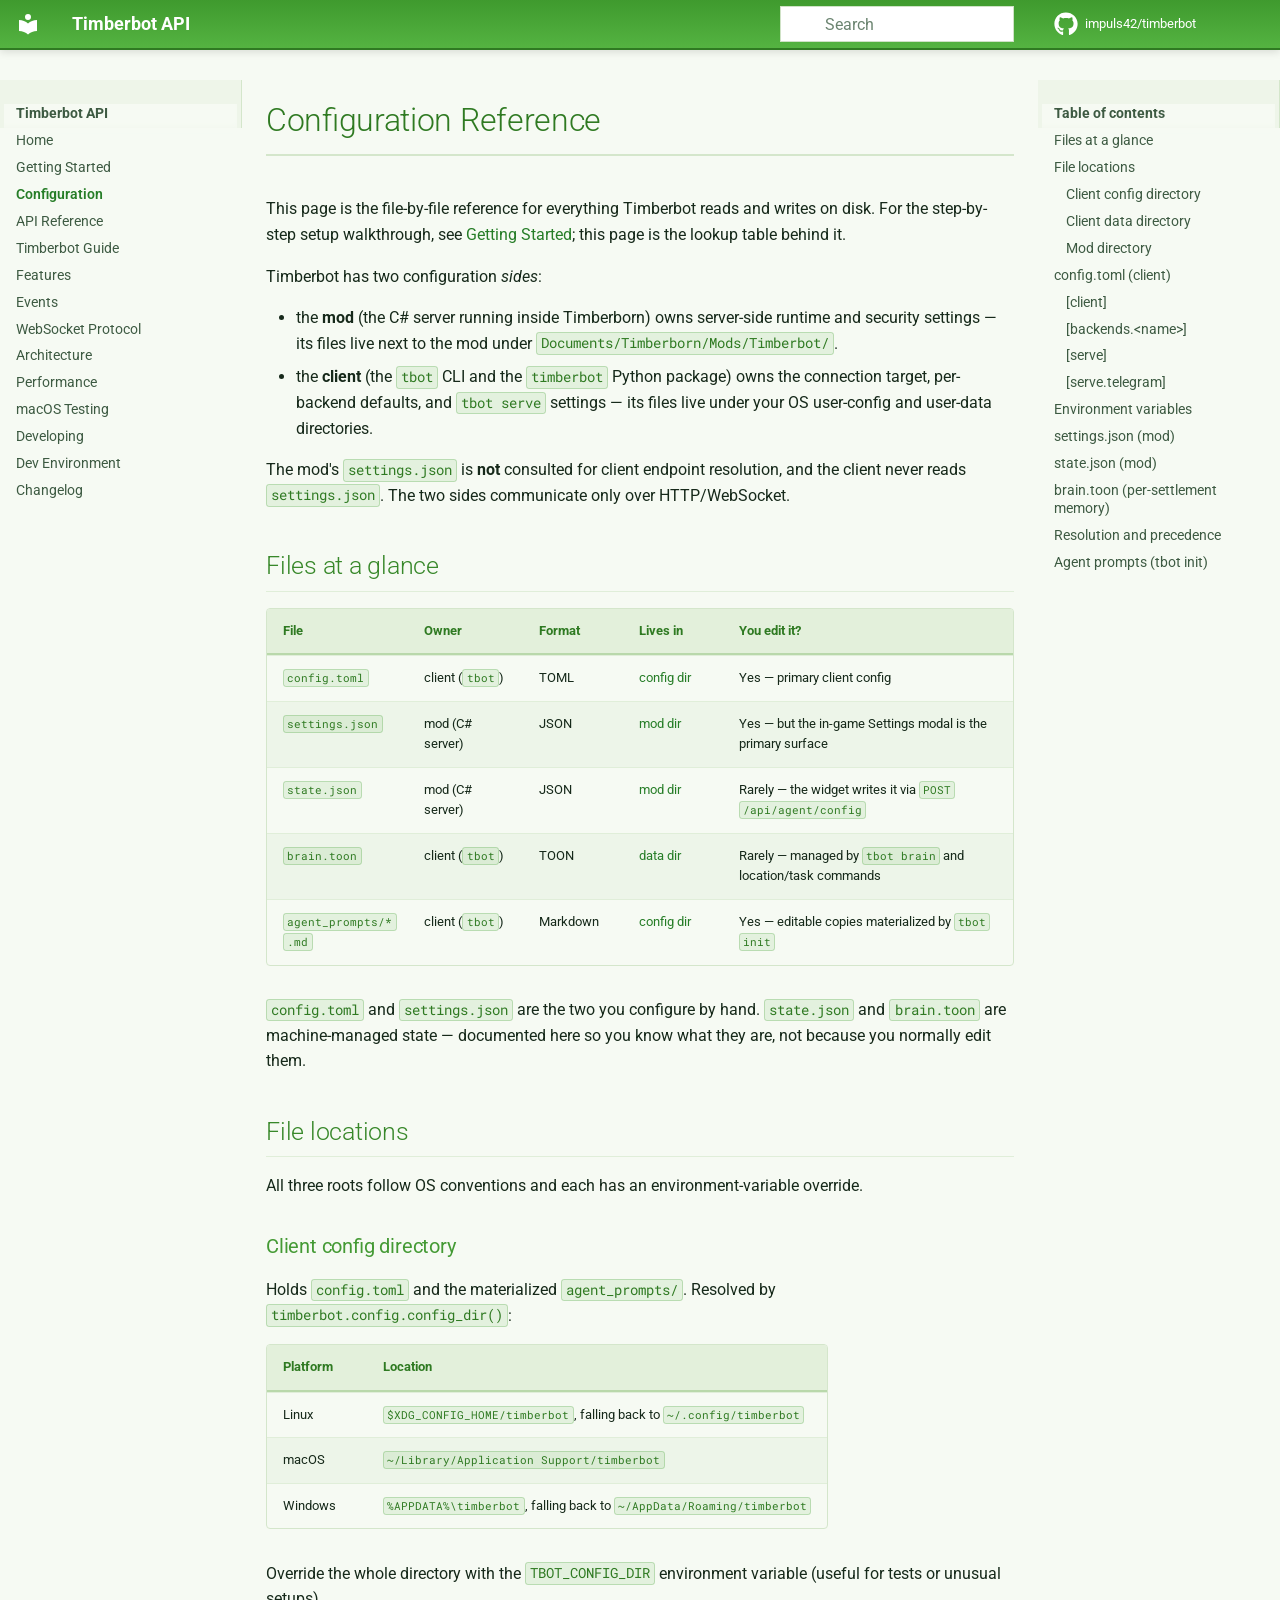
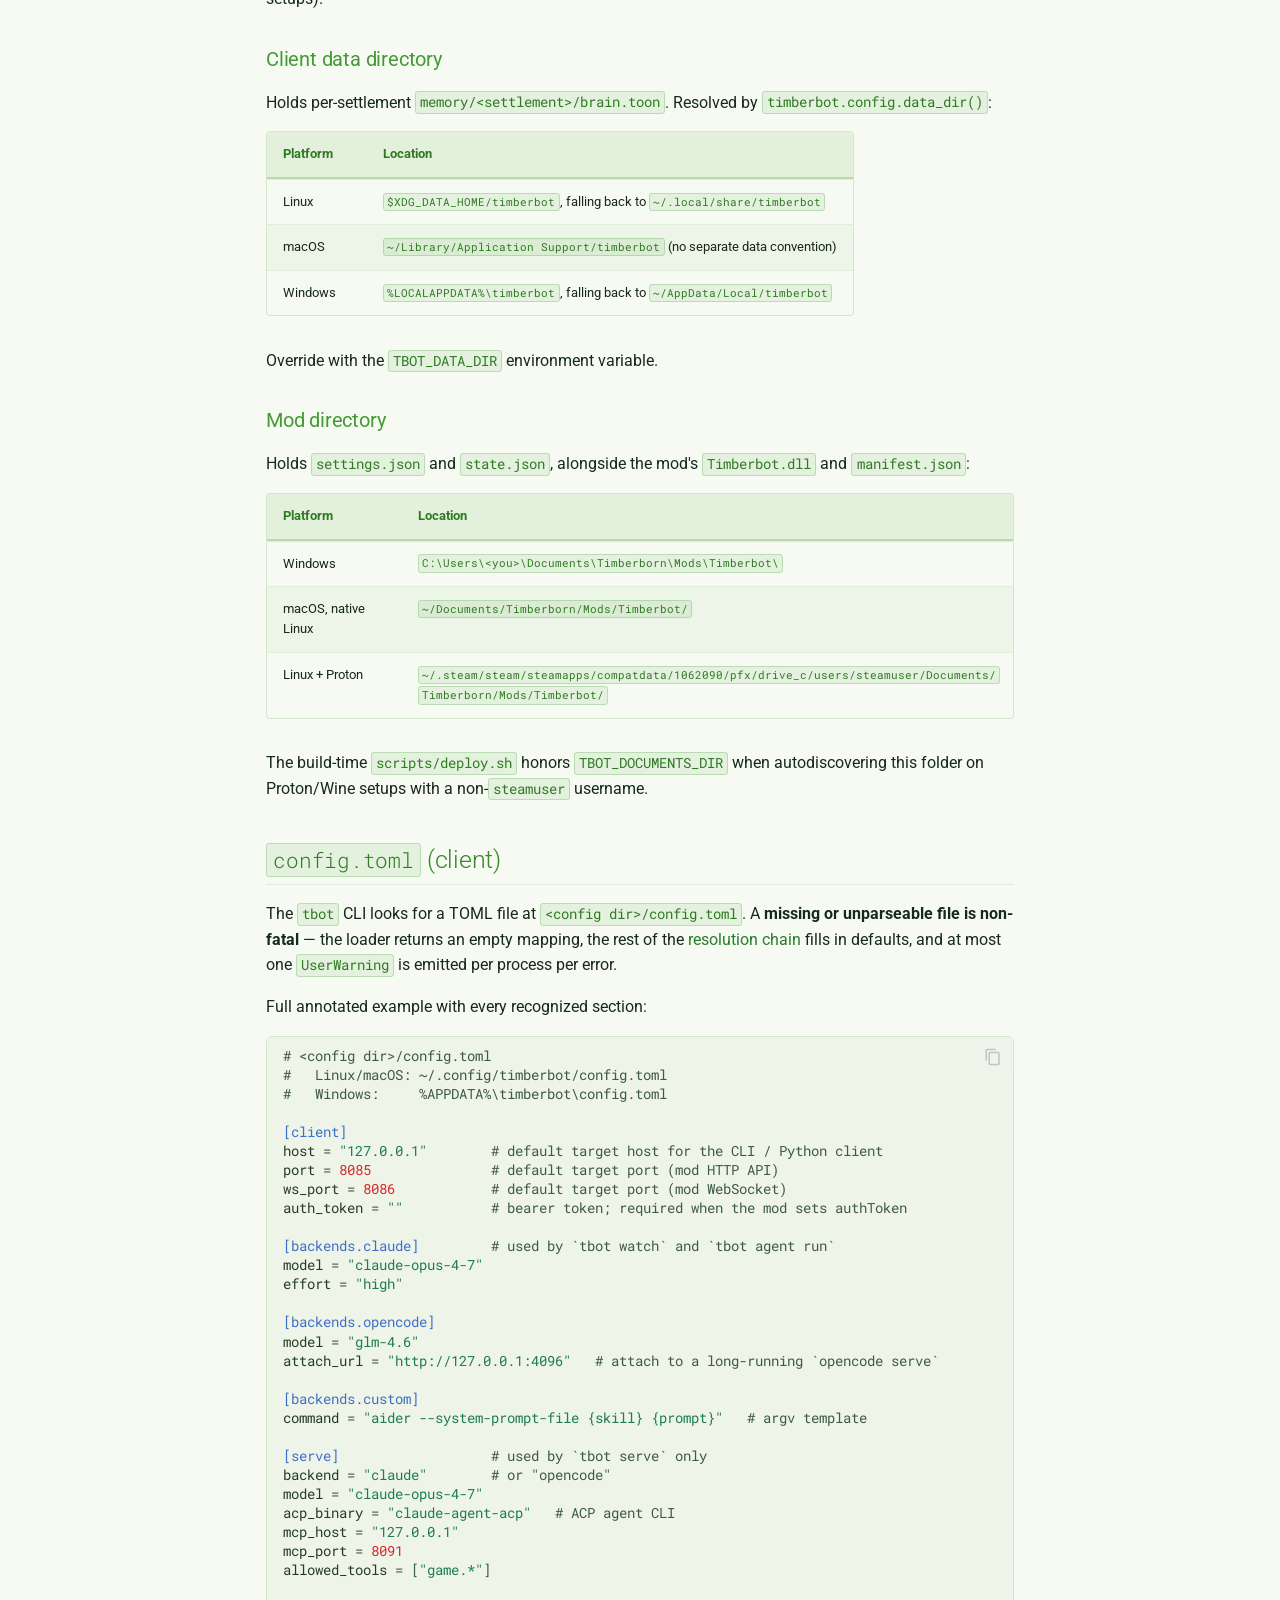
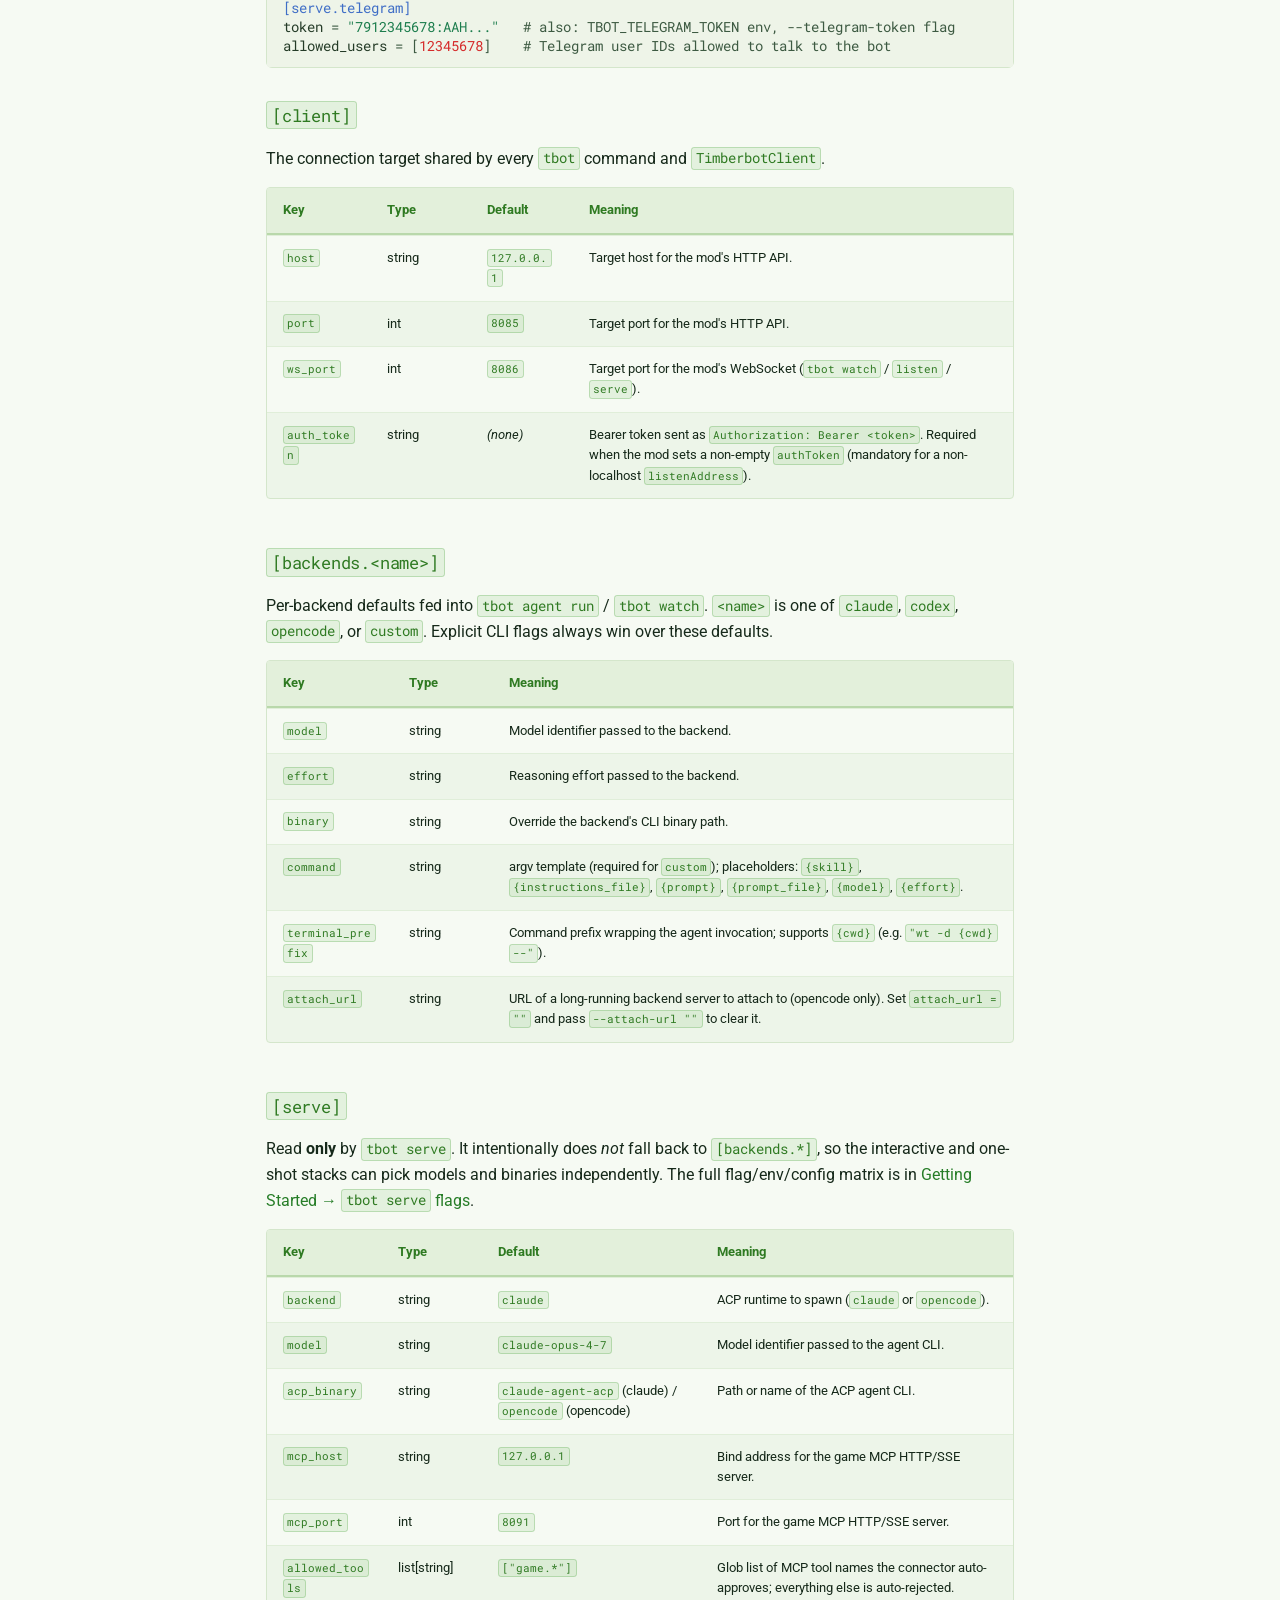
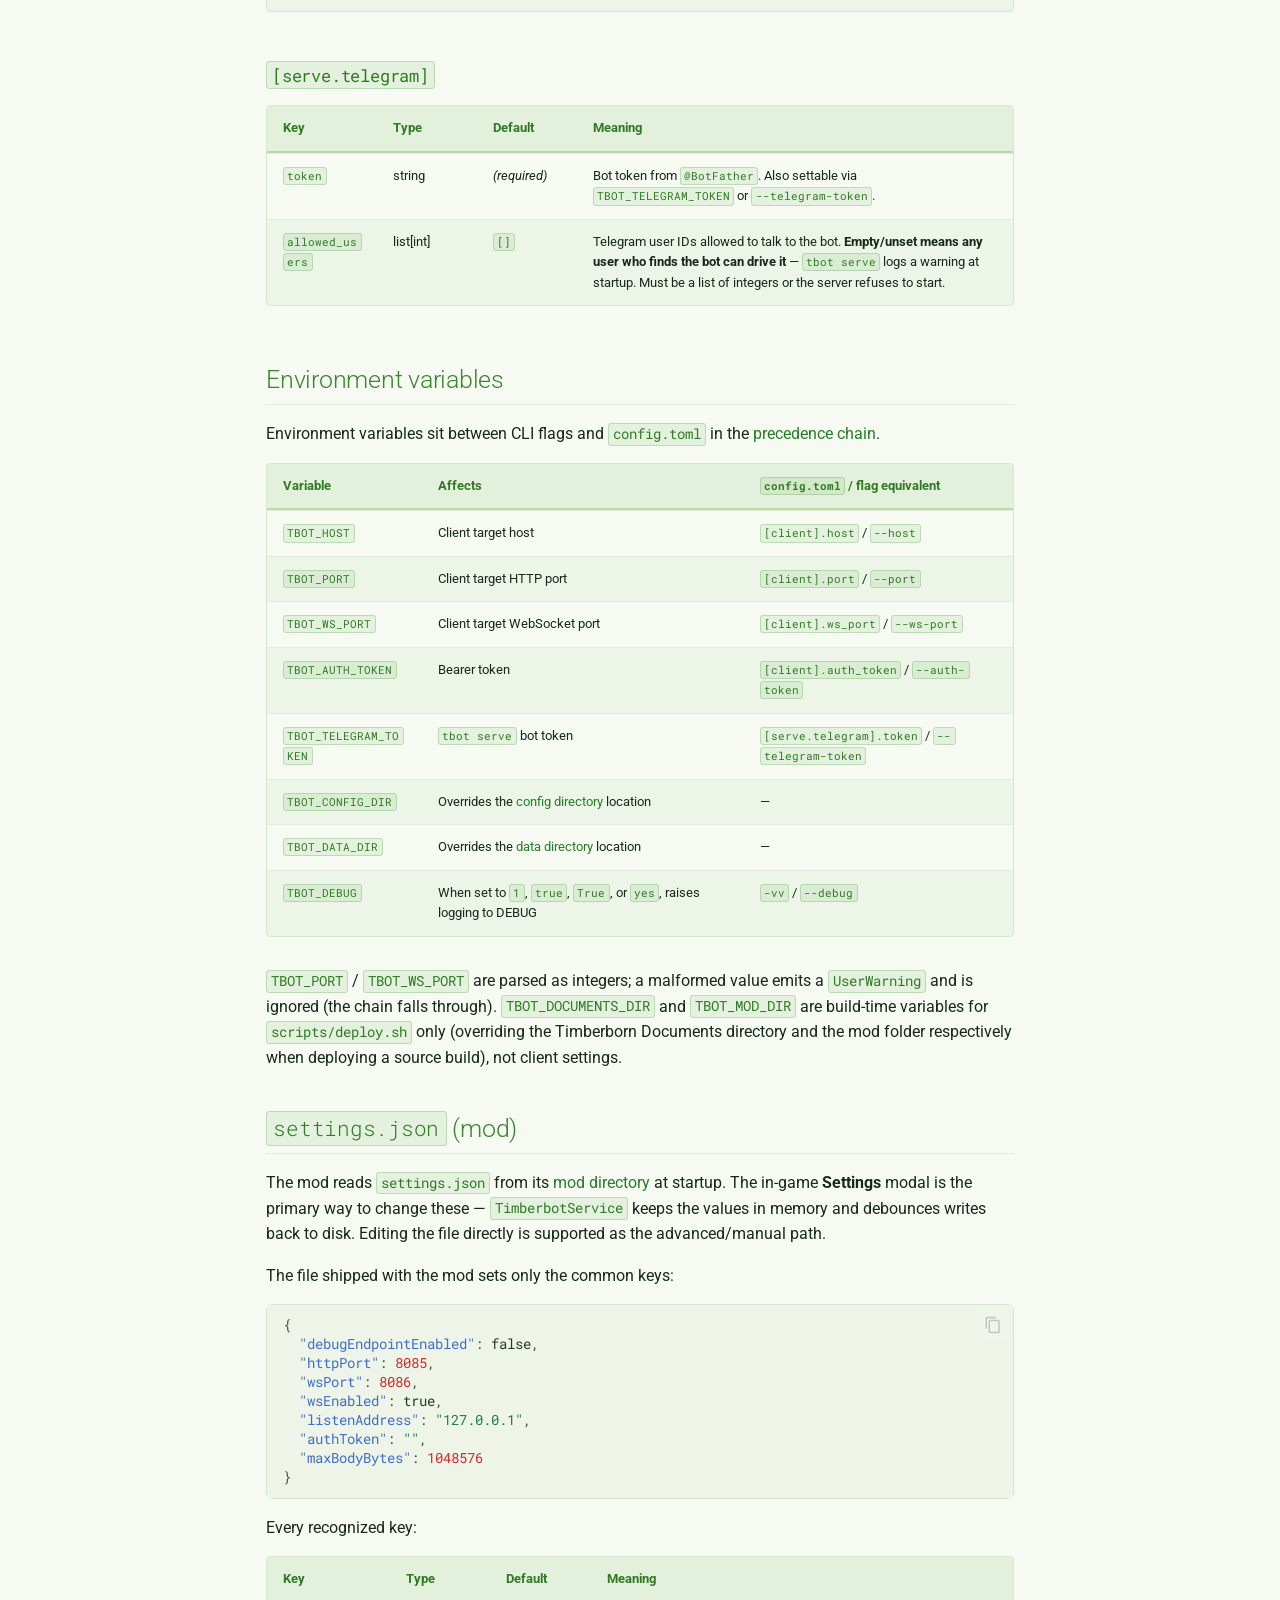
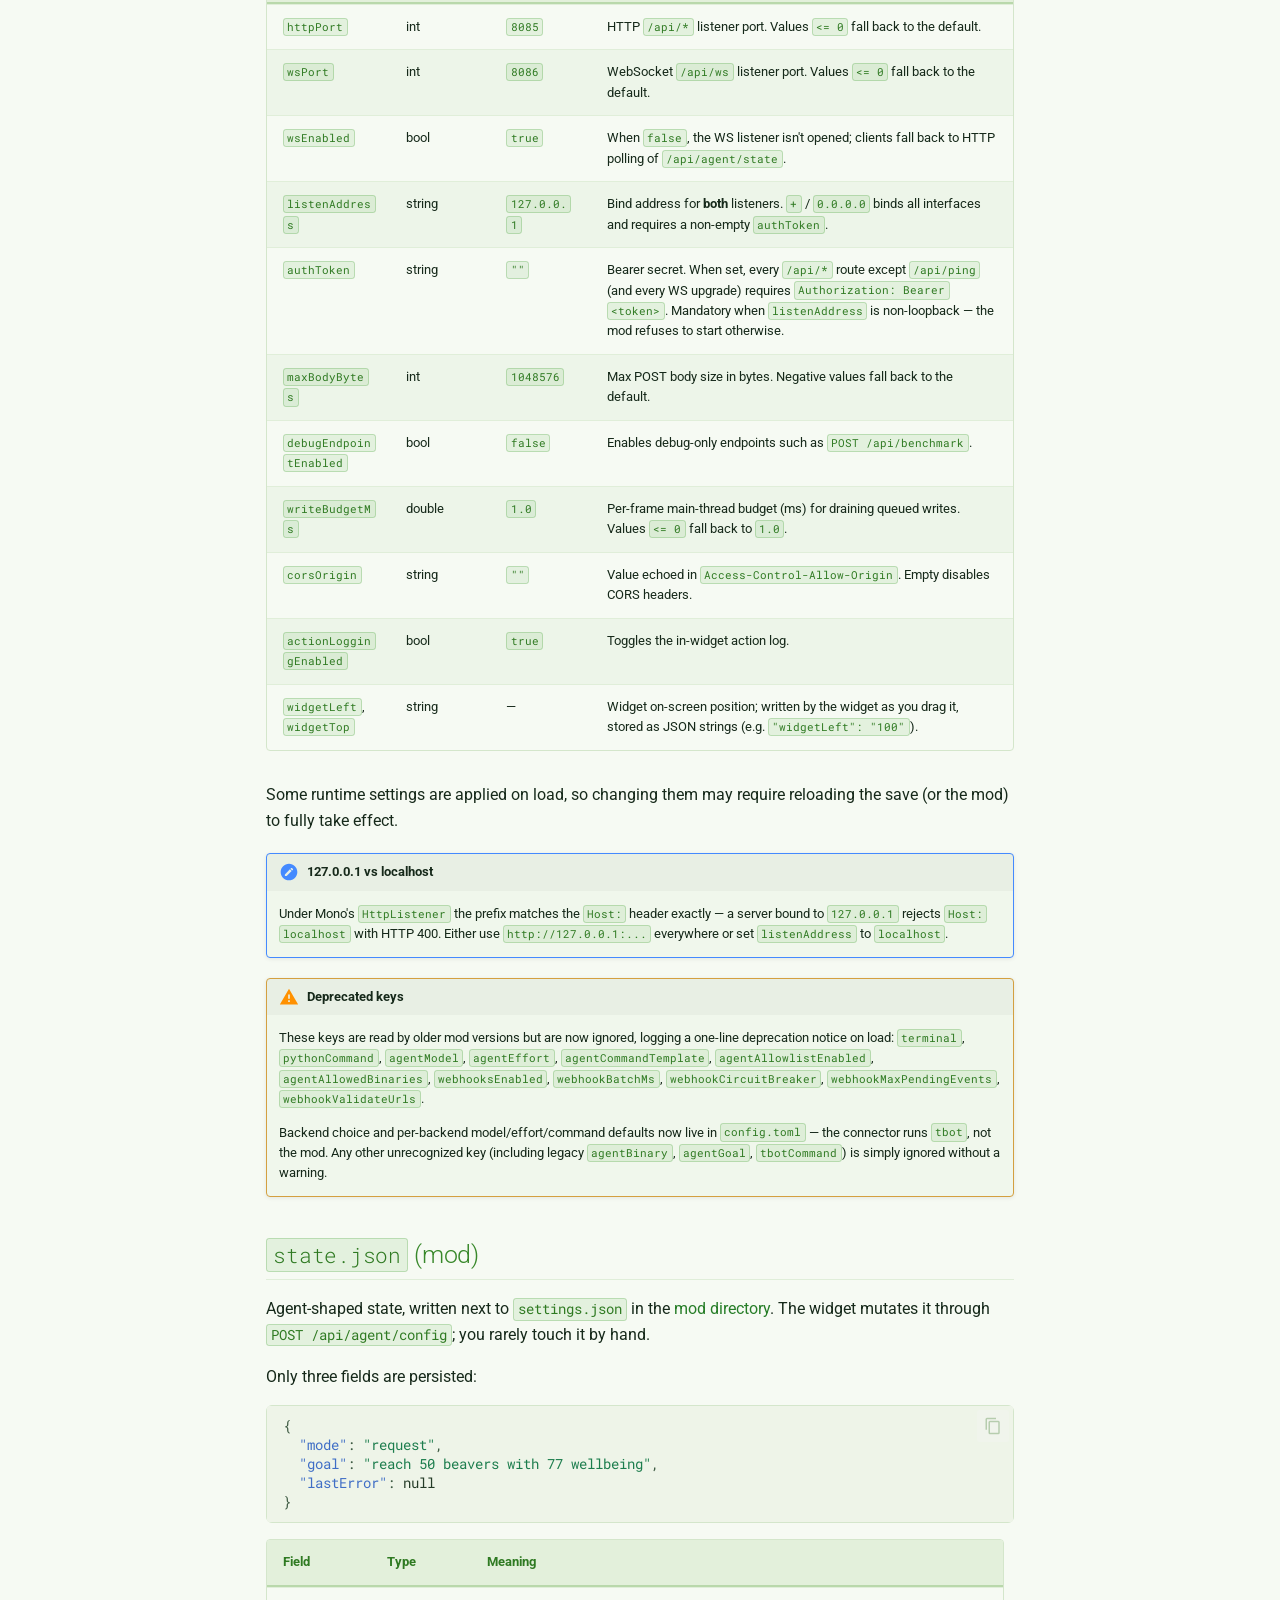
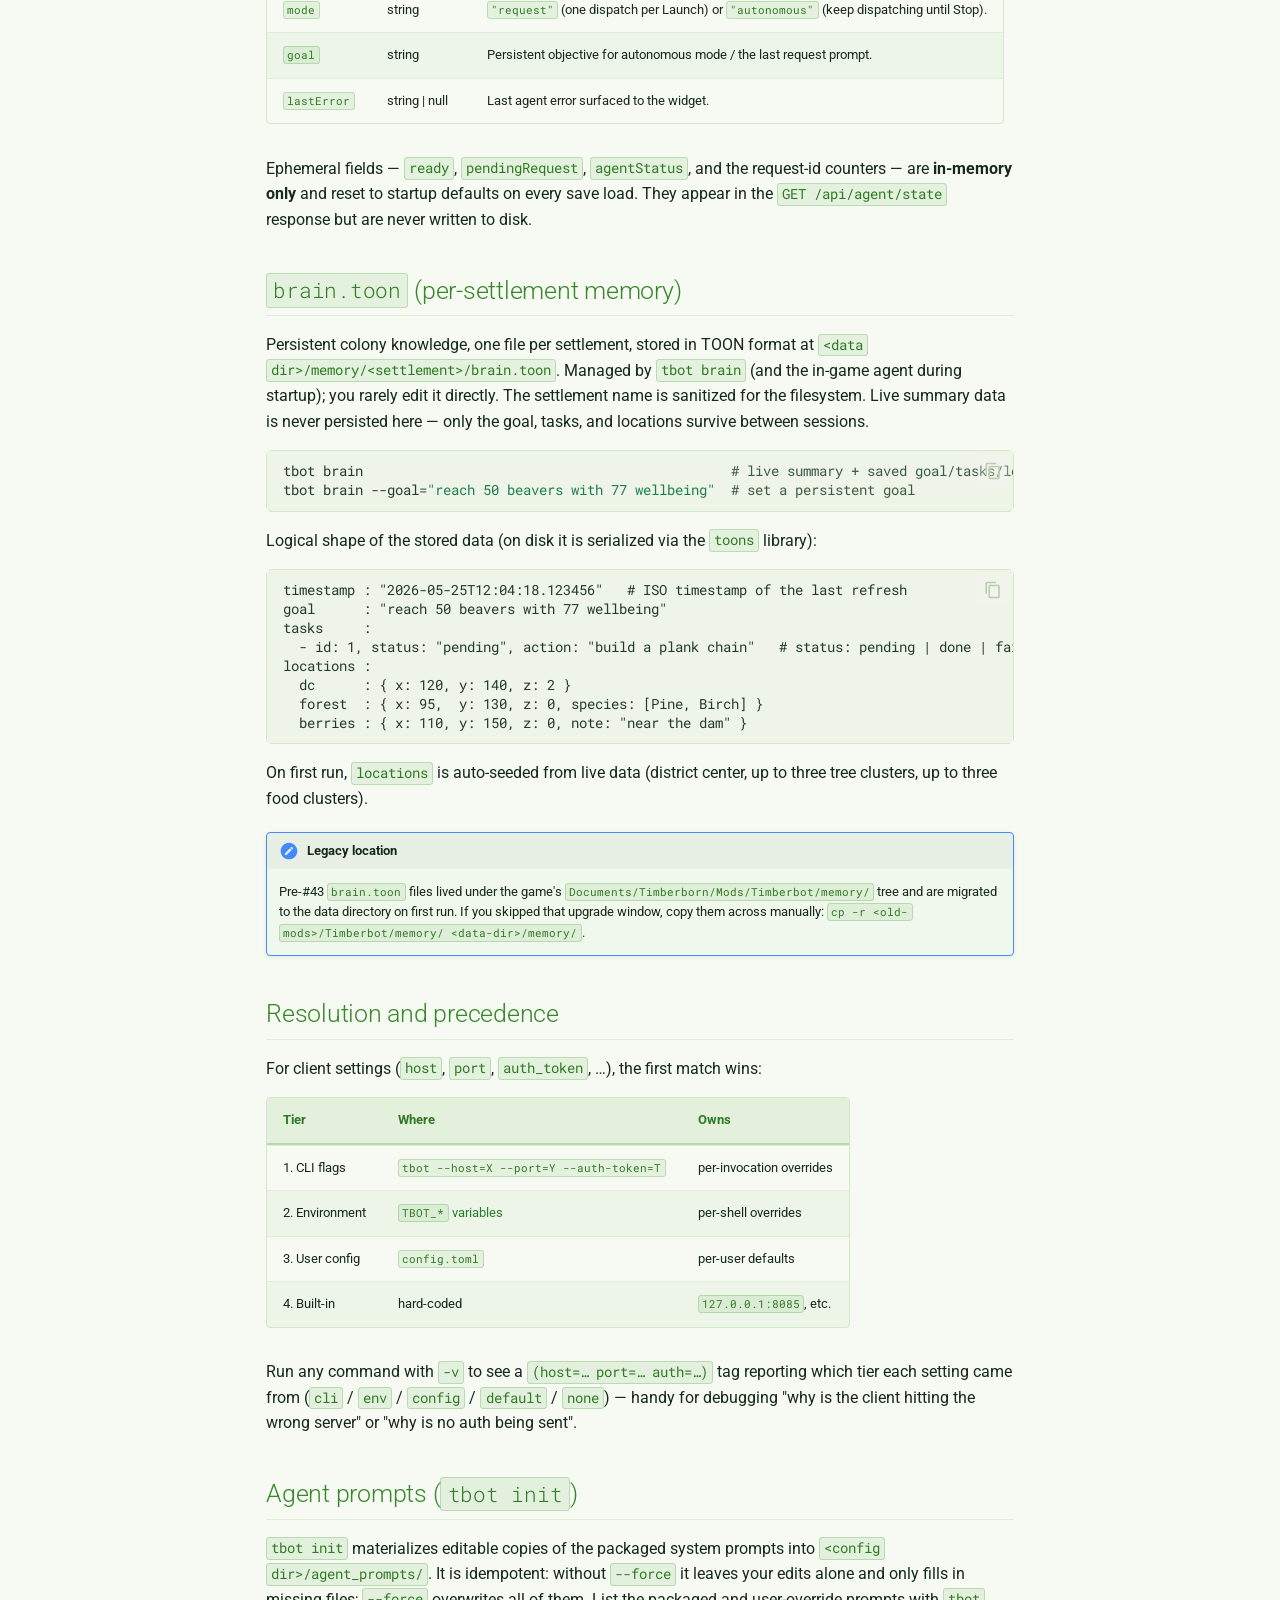
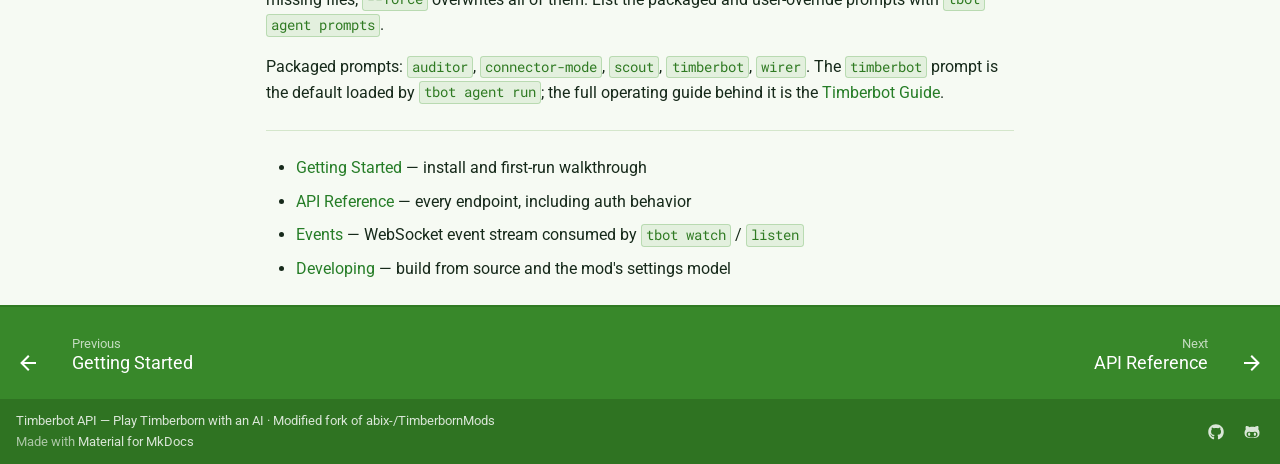
<file: configuration/index.html>
<!doctype html>
<html lang="en" class="no-js">
  <head>
    
      <meta charset="utf-8">
      <meta name="viewport" content="width=device-width,initial-scale=1">
      
        <meta name="description" content="Full read/write HTTP API for controlling Timberborn with AI (modified fork of abix-/TimberbornMods)">
      
      
      
        <link rel="canonical" href="https://impuls42.github.io/timberbot/configuration/">
      
      
        <link rel="prev" href="../getting-started/">
      
      
        <link rel="next" href="../api-reference/">
      
      
        
      
      
      <link rel="icon" href="../assets/images/favicon.png">
      <meta name="generator" content="mkdocs-1.6.1, mkdocs-material-9.7.7">
    
    
      
        <title>Configuration - Timberbot API</title>
      
    
    
      <link rel="stylesheet" href="../assets/stylesheets/main.ec1eaa64.min.css">
      
        
        <link rel="stylesheet" href="../assets/stylesheets/palette.ab4e12ef.min.css">
      
      


    
    
      
    
    
      
        
        
        <link rel="preconnect" href="https://fonts.gstatic.com" crossorigin>
        <link rel="stylesheet" href="https://fonts.googleapis.com/css?family=Roboto:300,300i,400,400i,700,700i%7CRoboto+Mono:400,400i,700,700i&display=fallback">
        <style>:root{--md-text-font:"Roboto";--md-code-font:"Roboto Mono"}</style>
      
    
    
      <link rel="stylesheet" href="../stylesheets/extra.css">
    
    <script>__md_scope=new URL("..",location),__md_hash=e=>[...e].reduce(((e,_)=>(e<<5)-e+_.charCodeAt(0)),0),__md_get=(e,_=localStorage,t=__md_scope)=>JSON.parse(_.getItem(t.pathname+"."+e)),__md_set=(e,_,t=localStorage,a=__md_scope)=>{try{t.setItem(a.pathname+"."+e,JSON.stringify(_))}catch(e){}}</script>
    
      

    
    
  </head>
  
  
    
    
    
    
    
    <body dir="ltr" data-md-color-scheme="default" data-md-color-primary="custom" data-md-color-accent="custom">
  
    
    <input class="md-toggle" data-md-toggle="drawer" type="checkbox" id="__drawer" autocomplete="off">
    <input class="md-toggle" data-md-toggle="search" type="checkbox" id="__search" autocomplete="off">
    <label class="md-overlay" for="__drawer"></label>
    <div data-md-component="skip">
      
        
        <a href="#configuration-reference" class="md-skip">
          Skip to content
        </a>
      
    </div>
    <div data-md-component="announce">
      
    </div>
    
    
      

  

<header class="md-header md-header--shadow" data-md-component="header">
  <nav class="md-header__inner md-grid" aria-label="Header">
    <a href=".." title="Timberbot API" class="md-header__button md-logo" aria-label="Timberbot API" data-md-component="logo">
      
  
  <svg xmlns="http://www.w3.org/2000/svg" viewBox="0 0 24 24"><path d="M12 8a3 3 0 0 0 3-3 3 3 0 0 0-3-3 3 3 0 0 0-3 3 3 3 0 0 0 3 3m0 3.54C9.64 9.35 6.5 8 3 8v11c3.5 0 6.64 1.35 9 3.54 2.36-2.19 5.5-3.54 9-3.54V8c-3.5 0-6.64 1.35-9 3.54"/></svg>

    </a>
    <label class="md-header__button md-icon" for="__drawer">
      
      <svg xmlns="http://www.w3.org/2000/svg" viewBox="0 0 24 24"><path d="M3 6h18v2H3zm0 5h18v2H3zm0 5h18v2H3z"/></svg>
    </label>
    <div class="md-header__title" data-md-component="header-title">
      <div class="md-header__ellipsis">
        <div class="md-header__topic">
          <span class="md-ellipsis">
            Timberbot API
          </span>
        </div>
        <div class="md-header__topic" data-md-component="header-topic">
          <span class="md-ellipsis">
            
              Configuration
            
          </span>
        </div>
      </div>
    </div>
    
      
    
    
    
    
      
      
        <label class="md-header__button md-icon" for="__search">
          
          <svg xmlns="http://www.w3.org/2000/svg" viewBox="0 0 24 24"><path d="M9.5 3A6.5 6.5 0 0 1 16 9.5c0 1.61-.59 3.09-1.56 4.23l.27.27h.79l5 5-1.5 1.5-5-5v-.79l-.27-.27A6.52 6.52 0 0 1 9.5 16 6.5 6.5 0 0 1 3 9.5 6.5 6.5 0 0 1 9.5 3m0 2C7 5 5 7 5 9.5S7 14 9.5 14 14 12 14 9.5 12 5 9.5 5"/></svg>
        </label>
        <div class="md-search" data-md-component="search" role="dialog">
  <label class="md-search__overlay" for="__search"></label>
  <div class="md-search__inner" role="search">
    <form class="md-search__form" name="search">
      <input type="text" class="md-search__input" name="query" aria-label="Search" placeholder="Search" autocapitalize="off" autocorrect="off" autocomplete="off" spellcheck="false" data-md-component="search-query" required>
      <label class="md-search__icon md-icon" for="__search">
        
        <svg xmlns="http://www.w3.org/2000/svg" viewBox="0 0 24 24"><path d="M9.5 3A6.5 6.5 0 0 1 16 9.5c0 1.61-.59 3.09-1.56 4.23l.27.27h.79l5 5-1.5 1.5-5-5v-.79l-.27-.27A6.52 6.52 0 0 1 9.5 16 6.5 6.5 0 0 1 3 9.5 6.5 6.5 0 0 1 9.5 3m0 2C7 5 5 7 5 9.5S7 14 9.5 14 14 12 14 9.5 12 5 9.5 5"/></svg>
        
        <svg xmlns="http://www.w3.org/2000/svg" viewBox="0 0 24 24"><path d="M20 11v2H8l5.5 5.5-1.42 1.42L4.16 12l7.92-7.92L13.5 5.5 8 11z"/></svg>
      </label>
      <nav class="md-search__options" aria-label="Search">
        
        <button type="reset" class="md-search__icon md-icon" title="Clear" aria-label="Clear" tabindex="-1">
          
          <svg xmlns="http://www.w3.org/2000/svg" viewBox="0 0 24 24"><path d="M19 6.41 17.59 5 12 10.59 6.41 5 5 6.41 10.59 12 5 17.59 6.41 19 12 13.41 17.59 19 19 17.59 13.41 12z"/></svg>
        </button>
      </nav>
      
        <div class="md-search__suggest" data-md-component="search-suggest"></div>
      
    </form>
    <div class="md-search__output">
      <div class="md-search__scrollwrap" tabindex="0" data-md-scrollfix>
        <div class="md-search-result" data-md-component="search-result">
          <div class="md-search-result__meta">
            Initializing search
          </div>
          <ol class="md-search-result__list" role="presentation"></ol>
        </div>
      </div>
    </div>
  </div>
</div>
      
    
    
      <div class="md-header__source">
        <a href="https://github.com/impuls42/timberbot" title="Go to repository" class="md-source" data-md-component="source">
  <div class="md-source__icon md-icon">
    
    <svg xmlns="http://www.w3.org/2000/svg" viewBox="0 0 512 512"><!--! Font Awesome Free 7.1.0 by @fontawesome - https://fontawesome.com License - https://fontawesome.com/license/free (Icons: CC BY 4.0, Fonts: SIL OFL 1.1, Code: MIT License) Copyright 2025 Fonticons, Inc.--><path d="M173.9 397.4c0 2-2.3 3.6-5.2 3.6-3.3.3-5.6-1.3-5.6-3.6 0-2 2.3-3.6 5.2-3.6 3-.3 5.6 1.3 5.6 3.6m-31.1-4.5c-.7 2 1.3 4.3 4.3 4.9 2.6 1 5.6 0 6.2-2s-1.3-4.3-4.3-5.2c-2.6-.7-5.5.3-6.2 2.3m44.2-1.7c-2.9.7-4.9 2.6-4.6 4.9.3 2 2.9 3.3 5.9 2.6 2.9-.7 4.9-2.6 4.6-4.6-.3-1.9-3-3.2-5.9-2.9M252.8 8C114.1 8 8 113.3 8 252c0 110.9 69.8 205.8 169.5 239.2 12.8 2.3 17.3-5.6 17.3-12.1 0-6.2-.3-40.4-.3-61.4 0 0-70 15-84.7-29.8 0 0-11.4-29.1-27.8-36.6 0 0-22.9-15.7 1.6-15.4 0 0 24.9 2 38.6 25.8 21.9 38.6 58.6 27.5 72.9 20.9 2.3-16 8.8-27.1 16-33.7-55.9-6.2-112.3-14.3-112.3-110.5 0-27.5 7.6-41.3 23.6-58.9-2.6-6.5-11.1-33.3 2.6-67.9 20.9-6.5 69 27 69 27 20-5.6 41.5-8.5 62.8-8.5s42.8 2.9 62.8 8.5c0 0 48.1-33.6 69-27 13.7 34.7 5.2 61.4 2.6 67.9 16 17.7 25.8 31.5 25.8 58.9 0 96.5-58.9 104.2-114.8 110.5 9.2 7.9 17 22.9 17 46.4 0 33.7-.3 75.4-.3 83.6 0 6.5 4.6 14.4 17.3 12.1C436.2 457.8 504 362.9 504 252 504 113.3 391.5 8 252.8 8M105.2 352.9c-1.3 1-1 3.3.7 5.2 1.6 1.6 3.9 2.3 5.2 1 1.3-1 1-3.3-.7-5.2-1.6-1.6-3.9-2.3-5.2-1m-10.8-8.1c-.7 1.3.3 2.9 2.3 3.9 1.6 1 3.6.7 4.3-.7.7-1.3-.3-2.9-2.3-3.9-2-.6-3.6-.3-4.3.7m32.4 35.6c-1.6 1.3-1 4.3 1.3 6.2 2.3 2.3 5.2 2.6 6.5 1 1.3-1.3.7-4.3-1.3-6.2-2.2-2.3-5.2-2.6-6.5-1m-11.4-14.7c-1.6 1-1.6 3.6 0 5.9s4.3 3.3 5.6 2.3c1.6-1.3 1.6-3.9 0-6.2-1.4-2.3-4-3.3-5.6-2"/></svg>
  </div>
  <div class="md-source__repository">
    impuls42/timberbot
  </div>
</a>
      </div>
    
  </nav>
  
</header>
    
    <div class="md-container" data-md-component="container">
      
      
        
          
        
      
      <main class="md-main" data-md-component="main">
        <div class="md-main__inner md-grid">
          
            
              
              <div class="md-sidebar md-sidebar--primary" data-md-component="sidebar" data-md-type="navigation" >
                <div class="md-sidebar__scrollwrap">
                  <div class="md-sidebar__inner">
                    



<nav class="md-nav md-nav--primary" aria-label="Navigation" data-md-level="0">
  <label class="md-nav__title" for="__drawer">
    <a href=".." title="Timberbot API" class="md-nav__button md-logo" aria-label="Timberbot API" data-md-component="logo">
      
  
  <svg xmlns="http://www.w3.org/2000/svg" viewBox="0 0 24 24"><path d="M12 8a3 3 0 0 0 3-3 3 3 0 0 0-3-3 3 3 0 0 0-3 3 3 3 0 0 0 3 3m0 3.54C9.64 9.35 6.5 8 3 8v11c3.5 0 6.64 1.35 9 3.54 2.36-2.19 5.5-3.54 9-3.54V8c-3.5 0-6.64 1.35-9 3.54"/></svg>

    </a>
    Timberbot API
  </label>
  
    <div class="md-nav__source">
      <a href="https://github.com/impuls42/timberbot" title="Go to repository" class="md-source" data-md-component="source">
  <div class="md-source__icon md-icon">
    
    <svg xmlns="http://www.w3.org/2000/svg" viewBox="0 0 512 512"><!--! Font Awesome Free 7.1.0 by @fontawesome - https://fontawesome.com License - https://fontawesome.com/license/free (Icons: CC BY 4.0, Fonts: SIL OFL 1.1, Code: MIT License) Copyright 2025 Fonticons, Inc.--><path d="M173.9 397.4c0 2-2.3 3.6-5.2 3.6-3.3.3-5.6-1.3-5.6-3.6 0-2 2.3-3.6 5.2-3.6 3-.3 5.6 1.3 5.6 3.6m-31.1-4.5c-.7 2 1.3 4.3 4.3 4.9 2.6 1 5.6 0 6.2-2s-1.3-4.3-4.3-5.2c-2.6-.7-5.5.3-6.2 2.3m44.2-1.7c-2.9.7-4.9 2.6-4.6 4.9.3 2 2.9 3.3 5.9 2.6 2.9-.7 4.9-2.6 4.6-4.6-.3-1.9-3-3.2-5.9-2.9M252.8 8C114.1 8 8 113.3 8 252c0 110.9 69.8 205.8 169.5 239.2 12.8 2.3 17.3-5.6 17.3-12.1 0-6.2-.3-40.4-.3-61.4 0 0-70 15-84.7-29.8 0 0-11.4-29.1-27.8-36.6 0 0-22.9-15.7 1.6-15.4 0 0 24.9 2 38.6 25.8 21.9 38.6 58.6 27.5 72.9 20.9 2.3-16 8.8-27.1 16-33.7-55.9-6.2-112.3-14.3-112.3-110.5 0-27.5 7.6-41.3 23.6-58.9-2.6-6.5-11.1-33.3 2.6-67.9 20.9-6.5 69 27 69 27 20-5.6 41.5-8.5 62.8-8.5s42.8 2.9 62.8 8.5c0 0 48.1-33.6 69-27 13.7 34.7 5.2 61.4 2.6 67.9 16 17.7 25.8 31.5 25.8 58.9 0 96.5-58.9 104.2-114.8 110.5 9.2 7.9 17 22.9 17 46.4 0 33.7-.3 75.4-.3 83.6 0 6.5 4.6 14.4 17.3 12.1C436.2 457.8 504 362.9 504 252 504 113.3 391.5 8 252.8 8M105.2 352.9c-1.3 1-1 3.3.7 5.2 1.6 1.6 3.9 2.3 5.2 1 1.3-1 1-3.3-.7-5.2-1.6-1.6-3.9-2.3-5.2-1m-10.8-8.1c-.7 1.3.3 2.9 2.3 3.9 1.6 1 3.6.7 4.3-.7.7-1.3-.3-2.9-2.3-3.9-2-.6-3.6-.3-4.3.7m32.4 35.6c-1.6 1.3-1 4.3 1.3 6.2 2.3 2.3 5.2 2.6 6.5 1 1.3-1.3.7-4.3-1.3-6.2-2.2-2.3-5.2-2.6-6.5-1m-11.4-14.7c-1.6 1-1.6 3.6 0 5.9s4.3 3.3 5.6 2.3c1.6-1.3 1.6-3.9 0-6.2-1.4-2.3-4-3.3-5.6-2"/></svg>
  </div>
  <div class="md-source__repository">
    impuls42/timberbot
  </div>
</a>
    </div>
  
  <ul class="md-nav__list" data-md-scrollfix>
    
      
      
  
  
  
  
    <li class="md-nav__item">
      <a href=".." class="md-nav__link">
        
  
  
  <span class="md-ellipsis">
    
  
    Home
  

    
  </span>
  
  

      </a>
    </li>
  

    
      
      
  
  
  
  
    <li class="md-nav__item">
      <a href="../getting-started/" class="md-nav__link">
        
  
  
  <span class="md-ellipsis">
    
  
    Getting Started
  

    
  </span>
  
  

      </a>
    </li>
  

    
      
      
  
  
    
  
  
  
    <li class="md-nav__item md-nav__item--active">
      
      <input class="md-nav__toggle md-toggle" type="checkbox" id="__toc">
      
      
        
      
      
        <label class="md-nav__link md-nav__link--active" for="__toc">
          
  
  
  <span class="md-ellipsis">
    
  
    Configuration
  

    
  </span>
  
  

          <span class="md-nav__icon md-icon"></span>
        </label>
      
      <a href="./" class="md-nav__link md-nav__link--active">
        
  
  
  <span class="md-ellipsis">
    
  
    Configuration
  

    
  </span>
  
  

      </a>
      
        

<nav class="md-nav md-nav--secondary" aria-label="Table of contents">
  
  
  
    
  
  
    <label class="md-nav__title" for="__toc">
      <span class="md-nav__icon md-icon"></span>
      Table of contents
    </label>
    <ul class="md-nav__list" data-md-component="toc" data-md-scrollfix>
      
        <li class="md-nav__item">
  <a href="#files-at-a-glance" class="md-nav__link">
    <span class="md-ellipsis">
      
        Files at a glance
      
    </span>
  </a>
  
</li>
      
        <li class="md-nav__item">
  <a href="#file-locations" class="md-nav__link">
    <span class="md-ellipsis">
      
        File locations
      
    </span>
  </a>
  
    <nav class="md-nav" aria-label="File locations">
      <ul class="md-nav__list">
        
          <li class="md-nav__item">
  <a href="#client-config-directory" class="md-nav__link">
    <span class="md-ellipsis">
      
        Client config directory
      
    </span>
  </a>
  
</li>
        
          <li class="md-nav__item">
  <a href="#client-data-directory" class="md-nav__link">
    <span class="md-ellipsis">
      
        Client data directory
      
    </span>
  </a>
  
</li>
        
          <li class="md-nav__item">
  <a href="#mod-directory" class="md-nav__link">
    <span class="md-ellipsis">
      
        Mod directory
      
    </span>
  </a>
  
</li>
        
      </ul>
    </nav>
  
</li>
      
        <li class="md-nav__item">
  <a href="#configtoml-client" class="md-nav__link">
    <span class="md-ellipsis">
      
        config.toml (client)
      
    </span>
  </a>
  
    <nav class="md-nav" aria-label="config.toml (client)">
      <ul class="md-nav__list">
        
          <li class="md-nav__item">
  <a href="#client" class="md-nav__link">
    <span class="md-ellipsis">
      
        [client]
      
    </span>
  </a>
  
</li>
        
          <li class="md-nav__item">
  <a href="#backendsname" class="md-nav__link">
    <span class="md-ellipsis">
      
        [backends.&lt;name&gt;]
      
    </span>
  </a>
  
</li>
        
          <li class="md-nav__item">
  <a href="#serve" class="md-nav__link">
    <span class="md-ellipsis">
      
        [serve]
      
    </span>
  </a>
  
</li>
        
          <li class="md-nav__item">
  <a href="#servetelegram" class="md-nav__link">
    <span class="md-ellipsis">
      
        [serve.telegram]
      
    </span>
  </a>
  
</li>
        
      </ul>
    </nav>
  
</li>
      
        <li class="md-nav__item">
  <a href="#environment-variables" class="md-nav__link">
    <span class="md-ellipsis">
      
        Environment variables
      
    </span>
  </a>
  
</li>
      
        <li class="md-nav__item">
  <a href="#settingsjson-mod" class="md-nav__link">
    <span class="md-ellipsis">
      
        settings.json (mod)
      
    </span>
  </a>
  
</li>
      
        <li class="md-nav__item">
  <a href="#statejson-mod" class="md-nav__link">
    <span class="md-ellipsis">
      
        state.json (mod)
      
    </span>
  </a>
  
</li>
      
        <li class="md-nav__item">
  <a href="#braintoon-per-settlement-memory" class="md-nav__link">
    <span class="md-ellipsis">
      
        brain.toon (per-settlement memory)
      
    </span>
  </a>
  
</li>
      
        <li class="md-nav__item">
  <a href="#resolution-and-precedence" class="md-nav__link">
    <span class="md-ellipsis">
      
        Resolution and precedence
      
    </span>
  </a>
  
</li>
      
        <li class="md-nav__item">
  <a href="#agent-prompts-tbot-init" class="md-nav__link">
    <span class="md-ellipsis">
      
        Agent prompts (tbot init)
      
    </span>
  </a>
  
</li>
      
    </ul>
  
</nav>
      
    </li>
  

    
      
      
  
  
  
  
    <li class="md-nav__item">
      <a href="../api-reference/" class="md-nav__link">
        
  
  
  <span class="md-ellipsis">
    
  
    API Reference
  

    
  </span>
  
  

      </a>
    </li>
  

    
      
      
  
  
  
  
    <li class="md-nav__item">
      <a href="../timberbot/" class="md-nav__link">
        
  
  
  <span class="md-ellipsis">
    
  
    Timberbot Guide
  

    
  </span>
  
  

      </a>
    </li>
  

    
      
      
  
  
  
  
    <li class="md-nav__item">
      <a href="../features/" class="md-nav__link">
        
  
  
  <span class="md-ellipsis">
    
  
    Features
  

    
  </span>
  
  

      </a>
    </li>
  

    
      
      
  
  
  
  
    <li class="md-nav__item">
      <a href="../events/" class="md-nav__link">
        
  
  
  <span class="md-ellipsis">
    
  
    Events
  

    
  </span>
  
  

      </a>
    </li>
  

    
      
      
  
  
  
  
    <li class="md-nav__item">
      <a href="../websocket-protocol/" class="md-nav__link">
        
  
  
  <span class="md-ellipsis">
    
  
    WebSocket Protocol
  

    
  </span>
  
  

      </a>
    </li>
  

    
      
      
  
  
  
  
    <li class="md-nav__item">
      <a href="../architecture/" class="md-nav__link">
        
  
  
  <span class="md-ellipsis">
    
  
    Architecture
  

    
  </span>
  
  

      </a>
    </li>
  

    
      
      
  
  
  
  
    <li class="md-nav__item">
      <a href="../performance/" class="md-nav__link">
        
  
  
  <span class="md-ellipsis">
    
  
    Performance
  

    
  </span>
  
  

      </a>
    </li>
  

    
      
      
  
  
  
  
    <li class="md-nav__item">
      <a href="../macos-testing/" class="md-nav__link">
        
  
  
  <span class="md-ellipsis">
    
  
    macOS Testing
  

    
  </span>
  
  

      </a>
    </li>
  

    
      
      
  
  
  
  
    <li class="md-nav__item">
      <a href="../developing/" class="md-nav__link">
        
  
  
  <span class="md-ellipsis">
    
  
    Developing
  

    
  </span>
  
  

      </a>
    </li>
  

    
      
      
  
  
  
  
    <li class="md-nav__item">
      <a href="../devenv/" class="md-nav__link">
        
  
  
  <span class="md-ellipsis">
    
  
    Dev Environment
  

    
  </span>
  
  

      </a>
    </li>
  

    
      
      
  
  
  
  
    <li class="md-nav__item">
      <a href="../unreleased/" class="md-nav__link">
        
  
  
  <span class="md-ellipsis">
    
  
    Changelog
  

    
  </span>
  
  

      </a>
    </li>
  

    
  </ul>
</nav>
                  </div>
                </div>
              </div>
            
            
              
              <div class="md-sidebar md-sidebar--secondary" data-md-component="sidebar" data-md-type="toc" >
                <div class="md-sidebar__scrollwrap">
                  <div class="md-sidebar__inner">
                    

<nav class="md-nav md-nav--secondary" aria-label="Table of contents">
  
  
  
    
  
  
    <label class="md-nav__title" for="__toc">
      <span class="md-nav__icon md-icon"></span>
      Table of contents
    </label>
    <ul class="md-nav__list" data-md-component="toc" data-md-scrollfix>
      
        <li class="md-nav__item">
  <a href="#files-at-a-glance" class="md-nav__link">
    <span class="md-ellipsis">
      
        Files at a glance
      
    </span>
  </a>
  
</li>
      
        <li class="md-nav__item">
  <a href="#file-locations" class="md-nav__link">
    <span class="md-ellipsis">
      
        File locations
      
    </span>
  </a>
  
    <nav class="md-nav" aria-label="File locations">
      <ul class="md-nav__list">
        
          <li class="md-nav__item">
  <a href="#client-config-directory" class="md-nav__link">
    <span class="md-ellipsis">
      
        Client config directory
      
    </span>
  </a>
  
</li>
        
          <li class="md-nav__item">
  <a href="#client-data-directory" class="md-nav__link">
    <span class="md-ellipsis">
      
        Client data directory
      
    </span>
  </a>
  
</li>
        
          <li class="md-nav__item">
  <a href="#mod-directory" class="md-nav__link">
    <span class="md-ellipsis">
      
        Mod directory
      
    </span>
  </a>
  
</li>
        
      </ul>
    </nav>
  
</li>
      
        <li class="md-nav__item">
  <a href="#configtoml-client" class="md-nav__link">
    <span class="md-ellipsis">
      
        config.toml (client)
      
    </span>
  </a>
  
    <nav class="md-nav" aria-label="config.toml (client)">
      <ul class="md-nav__list">
        
          <li class="md-nav__item">
  <a href="#client" class="md-nav__link">
    <span class="md-ellipsis">
      
        [client]
      
    </span>
  </a>
  
</li>
        
          <li class="md-nav__item">
  <a href="#backendsname" class="md-nav__link">
    <span class="md-ellipsis">
      
        [backends.&lt;name&gt;]
      
    </span>
  </a>
  
</li>
        
          <li class="md-nav__item">
  <a href="#serve" class="md-nav__link">
    <span class="md-ellipsis">
      
        [serve]
      
    </span>
  </a>
  
</li>
        
          <li class="md-nav__item">
  <a href="#servetelegram" class="md-nav__link">
    <span class="md-ellipsis">
      
        [serve.telegram]
      
    </span>
  </a>
  
</li>
        
      </ul>
    </nav>
  
</li>
      
        <li class="md-nav__item">
  <a href="#environment-variables" class="md-nav__link">
    <span class="md-ellipsis">
      
        Environment variables
      
    </span>
  </a>
  
</li>
      
        <li class="md-nav__item">
  <a href="#settingsjson-mod" class="md-nav__link">
    <span class="md-ellipsis">
      
        settings.json (mod)
      
    </span>
  </a>
  
</li>
      
        <li class="md-nav__item">
  <a href="#statejson-mod" class="md-nav__link">
    <span class="md-ellipsis">
      
        state.json (mod)
      
    </span>
  </a>
  
</li>
      
        <li class="md-nav__item">
  <a href="#braintoon-per-settlement-memory" class="md-nav__link">
    <span class="md-ellipsis">
      
        brain.toon (per-settlement memory)
      
    </span>
  </a>
  
</li>
      
        <li class="md-nav__item">
  <a href="#resolution-and-precedence" class="md-nav__link">
    <span class="md-ellipsis">
      
        Resolution and precedence
      
    </span>
  </a>
  
</li>
      
        <li class="md-nav__item">
  <a href="#agent-prompts-tbot-init" class="md-nav__link">
    <span class="md-ellipsis">
      
        Agent prompts (tbot init)
      
    </span>
  </a>
  
</li>
      
    </ul>
  
</nav>
                  </div>
                </div>
              </div>
            
          
          
            <div class="md-content" data-md-component="content">
              
              <article class="md-content__inner md-typeset">
                
                  


  
  


<h1 id="configuration-reference">Configuration Reference<a class="headerlink" href="#configuration-reference" title="Permanent link">&para;</a></h1>
<p>This page is the file-by-file reference for everything Timberbot reads and writes on disk. For the step-by-step setup walkthrough, see <a href="../getting-started/">Getting Started</a>; this page is the lookup table behind it.</p>
<p>Timberbot has two configuration <em>sides</em>:</p>
<ul>
<li>the <strong>mod</strong> (the C# server running inside Timberborn) owns server-side runtime and security settings — its files live next to the mod under <code>Documents/Timberborn/Mods/Timberbot/</code>.</li>
<li>the <strong>client</strong> (the <code>tbot</code> CLI and the <code>timberbot</code> Python package) owns the connection target, per-backend defaults, and <code>tbot serve</code> settings — its files live under your OS user-config and user-data directories.</li>
</ul>
<p>The mod's <code>settings.json</code> is <strong>not</strong> consulted for client endpoint resolution, and the client never reads <code>settings.json</code>. The two sides communicate only over HTTP/WebSocket.</p>
<h2 id="files-at-a-glance">Files at a glance<a class="headerlink" href="#files-at-a-glance" title="Permanent link">&para;</a></h2>
<table>
<thead>
<tr>
<th>File</th>
<th>Owner</th>
<th>Format</th>
<th>Lives in</th>
<th>You edit it?</th>
</tr>
</thead>
<tbody>
<tr>
<td><a href="#configtoml-client"><code>config.toml</code></a></td>
<td>client (<code>tbot</code>)</td>
<td>TOML</td>
<td><a href="#client-config-directory">config dir</a></td>
<td>Yes — primary client config</td>
</tr>
<tr>
<td><a href="#settingsjson-mod"><code>settings.json</code></a></td>
<td>mod (C# server)</td>
<td>JSON</td>
<td><a href="#mod-directory">mod dir</a></td>
<td>Yes — but the in-game Settings modal is the primary surface</td>
</tr>
<tr>
<td><a href="#statejson-mod"><code>state.json</code></a></td>
<td>mod (C# server)</td>
<td>JSON</td>
<td><a href="#mod-directory">mod dir</a></td>
<td>Rarely — the widget writes it via <code>POST /api/agent/config</code></td>
</tr>
<tr>
<td><a href="#braintoon-per-settlement-memory"><code>brain.toon</code></a></td>
<td>client (<code>tbot</code>)</td>
<td>TOON</td>
<td><a href="#client-data-directory">data dir</a></td>
<td>Rarely — managed by <code>tbot brain</code> and location/task commands</td>
</tr>
<tr>
<td><a href="#agent-prompts-tbot-init"><code>agent_prompts/*.md</code></a></td>
<td>client (<code>tbot</code>)</td>
<td>Markdown</td>
<td><a href="#client-config-directory">config dir</a></td>
<td>Yes — editable copies materialized by <code>tbot init</code></td>
</tr>
</tbody>
</table>
<p><code>config.toml</code> and <code>settings.json</code> are the two you configure by hand. <code>state.json</code> and <code>brain.toon</code> are machine-managed state — documented here so you know what they are, not because you normally edit them.</p>
<h2 id="file-locations">File locations<a class="headerlink" href="#file-locations" title="Permanent link">&para;</a></h2>
<p>All three roots follow OS conventions and each has an environment-variable override.</p>
<h3 id="client-config-directory">Client config directory<a class="headerlink" href="#client-config-directory" title="Permanent link">&para;</a></h3>
<p>Holds <code>config.toml</code> and the materialized <code>agent_prompts/</code>. Resolved by <code>timberbot.config.config_dir()</code>:</p>
<table>
<thead>
<tr>
<th>Platform</th>
<th>Location</th>
</tr>
</thead>
<tbody>
<tr>
<td>Linux</td>
<td><code>$XDG_CONFIG_HOME/timberbot</code>, falling back to <code>~/.config/timberbot</code></td>
</tr>
<tr>
<td>macOS</td>
<td><code>~/Library/Application Support/timberbot</code></td>
</tr>
<tr>
<td>Windows</td>
<td><code>%APPDATA%\timberbot</code>, falling back to <code>~/AppData/Roaming/timberbot</code></td>
</tr>
</tbody>
</table>
<p>Override the whole directory with the <code>TBOT_CONFIG_DIR</code> environment variable (useful for tests or unusual setups).</p>
<h3 id="client-data-directory">Client data directory<a class="headerlink" href="#client-data-directory" title="Permanent link">&para;</a></h3>
<p>Holds per-settlement <code>memory/&lt;settlement&gt;/brain.toon</code>. Resolved by <code>timberbot.config.data_dir()</code>:</p>
<table>
<thead>
<tr>
<th>Platform</th>
<th>Location</th>
</tr>
</thead>
<tbody>
<tr>
<td>Linux</td>
<td><code>$XDG_DATA_HOME/timberbot</code>, falling back to <code>~/.local/share/timberbot</code></td>
</tr>
<tr>
<td>macOS</td>
<td><code>~/Library/Application Support/timberbot</code> (no separate data convention)</td>
</tr>
<tr>
<td>Windows</td>
<td><code>%LOCALAPPDATA%\timberbot</code>, falling back to <code>~/AppData/Local/timberbot</code></td>
</tr>
</tbody>
</table>
<p>Override with the <code>TBOT_DATA_DIR</code> environment variable.</p>
<h3 id="mod-directory">Mod directory<a class="headerlink" href="#mod-directory" title="Permanent link">&para;</a></h3>
<p>Holds <code>settings.json</code> and <code>state.json</code>, alongside the mod's <code>Timberbot.dll</code> and <code>manifest.json</code>:</p>
<table>
<thead>
<tr>
<th>Platform</th>
<th>Location</th>
</tr>
</thead>
<tbody>
<tr>
<td>Windows</td>
<td><code>C:\Users\&lt;you&gt;\Documents\Timberborn\Mods\Timberbot\</code></td>
</tr>
<tr>
<td>macOS, native Linux</td>
<td><code>~/Documents/Timberborn/Mods/Timberbot/</code></td>
</tr>
<tr>
<td>Linux + Proton</td>
<td><code>~/.steam/steam/steamapps/compatdata/1062090/pfx/drive_c/users/steamuser/Documents/Timberborn/Mods/Timberbot/</code></td>
</tr>
</tbody>
</table>
<p>The build-time <code>scripts/deploy.sh</code> honors <code>TBOT_DOCUMENTS_DIR</code> when autodiscovering this folder on Proton/Wine setups with a non-<code>steamuser</code> username.</p>
<h2 id="configtoml-client"><code>config.toml</code> (client)<a class="headerlink" href="#configtoml-client" title="Permanent link">&para;</a></h2>
<p>The <code>tbot</code> CLI looks for a TOML file at <code>&lt;config dir&gt;/config.toml</code>. A <strong>missing or unparseable file is non-fatal</strong> — the loader returns an empty mapping, the rest of the <a href="#resolution-and-precedence">resolution chain</a> fills in defaults, and at most one <code>UserWarning</code> is emitted per process per error.</p>
<p>Full annotated example with every recognized section:</p>
<div class="language-toml highlight"><pre><span></span><code><span id="__span-0-1"><a id="__codelineno-0-1" name="__codelineno-0-1" href="#__codelineno-0-1"></a><span class="c1"># &lt;config dir&gt;/config.toml</span>
</span><span id="__span-0-2"><a id="__codelineno-0-2" name="__codelineno-0-2" href="#__codelineno-0-2"></a><span class="c1">#   Linux/macOS: ~/.config/timberbot/config.toml</span>
</span><span id="__span-0-3"><a id="__codelineno-0-3" name="__codelineno-0-3" href="#__codelineno-0-3"></a><span class="c1">#   Windows:     %APPDATA%\timberbot\config.toml</span>
</span><span id="__span-0-4"><a id="__codelineno-0-4" name="__codelineno-0-4" href="#__codelineno-0-4"></a>
</span><span id="__span-0-5"><a id="__codelineno-0-5" name="__codelineno-0-5" href="#__codelineno-0-5"></a><span class="k">[client]</span>
</span><span id="__span-0-6"><a id="__codelineno-0-6" name="__codelineno-0-6" href="#__codelineno-0-6"></a><span class="n">host</span><span class="w"> </span><span class="o">=</span><span class="w"> </span><span class="s2">"127.0.0.1"</span><span class="w">        </span><span class="c1"># default target host for the CLI / Python client</span>
</span><span id="__span-0-7"><a id="__codelineno-0-7" name="__codelineno-0-7" href="#__codelineno-0-7"></a><span class="n">port</span><span class="w"> </span><span class="o">=</span><span class="w"> </span><span class="mi">8085</span><span class="w">               </span><span class="c1"># default target port (mod HTTP API)</span>
</span><span id="__span-0-8"><a id="__codelineno-0-8" name="__codelineno-0-8" href="#__codelineno-0-8"></a><span class="n">ws_port</span><span class="w"> </span><span class="o">=</span><span class="w"> </span><span class="mi">8086</span><span class="w">            </span><span class="c1"># default target port (mod WebSocket)</span>
</span><span id="__span-0-9"><a id="__codelineno-0-9" name="__codelineno-0-9" href="#__codelineno-0-9"></a><span class="n">auth_token</span><span class="w"> </span><span class="o">=</span><span class="w"> </span><span class="s2">""</span><span class="w">           </span><span class="c1"># bearer token; required when the mod sets authToken</span>
</span><span id="__span-0-10"><a id="__codelineno-0-10" name="__codelineno-0-10" href="#__codelineno-0-10"></a>
</span><span id="__span-0-11"><a id="__codelineno-0-11" name="__codelineno-0-11" href="#__codelineno-0-11"></a><span class="k">[backends.claude]</span><span class="w">         </span><span class="c1"># used by `tbot watch` and `tbot agent run`</span>
</span><span id="__span-0-12"><a id="__codelineno-0-12" name="__codelineno-0-12" href="#__codelineno-0-12"></a><span class="n">model</span><span class="w"> </span><span class="o">=</span><span class="w"> </span><span class="s2">"claude-opus-4-7"</span>
</span><span id="__span-0-13"><a id="__codelineno-0-13" name="__codelineno-0-13" href="#__codelineno-0-13"></a><span class="n">effort</span><span class="w"> </span><span class="o">=</span><span class="w"> </span><span class="s2">"high"</span>
</span><span id="__span-0-14"><a id="__codelineno-0-14" name="__codelineno-0-14" href="#__codelineno-0-14"></a>
</span><span id="__span-0-15"><a id="__codelineno-0-15" name="__codelineno-0-15" href="#__codelineno-0-15"></a><span class="k">[backends.opencode]</span>
</span><span id="__span-0-16"><a id="__codelineno-0-16" name="__codelineno-0-16" href="#__codelineno-0-16"></a><span class="n">model</span><span class="w"> </span><span class="o">=</span><span class="w"> </span><span class="s2">"glm-4.6"</span>
</span><span id="__span-0-17"><a id="__codelineno-0-17" name="__codelineno-0-17" href="#__codelineno-0-17"></a><span class="n">attach_url</span><span class="w"> </span><span class="o">=</span><span class="w"> </span><span class="s2">"http://127.0.0.1:4096"</span><span class="w">   </span><span class="c1"># attach to a long-running `opencode serve`</span>
</span><span id="__span-0-18"><a id="__codelineno-0-18" name="__codelineno-0-18" href="#__codelineno-0-18"></a>
</span><span id="__span-0-19"><a id="__codelineno-0-19" name="__codelineno-0-19" href="#__codelineno-0-19"></a><span class="k">[backends.custom]</span>
</span><span id="__span-0-20"><a id="__codelineno-0-20" name="__codelineno-0-20" href="#__codelineno-0-20"></a><span class="n">command</span><span class="w"> </span><span class="o">=</span><span class="w"> </span><span class="s2">"aider --system-prompt-file {skill} {prompt}"</span><span class="w">   </span><span class="c1"># argv template</span>
</span><span id="__span-0-21"><a id="__codelineno-0-21" name="__codelineno-0-21" href="#__codelineno-0-21"></a>
</span><span id="__span-0-22"><a id="__codelineno-0-22" name="__codelineno-0-22" href="#__codelineno-0-22"></a><span class="k">[serve]</span><span class="w">                   </span><span class="c1"># used by `tbot serve` only</span>
</span><span id="__span-0-23"><a id="__codelineno-0-23" name="__codelineno-0-23" href="#__codelineno-0-23"></a><span class="n">backend</span><span class="w"> </span><span class="o">=</span><span class="w"> </span><span class="s2">"claude"</span><span class="w">        </span><span class="c1"># or "opencode"</span>
</span><span id="__span-0-24"><a id="__codelineno-0-24" name="__codelineno-0-24" href="#__codelineno-0-24"></a><span class="n">model</span><span class="w"> </span><span class="o">=</span><span class="w"> </span><span class="s2">"claude-opus-4-7"</span>
</span><span id="__span-0-25"><a id="__codelineno-0-25" name="__codelineno-0-25" href="#__codelineno-0-25"></a><span class="n">acp_binary</span><span class="w"> </span><span class="o">=</span><span class="w"> </span><span class="s2">"claude-agent-acp"</span><span class="w">   </span><span class="c1"># ACP agent CLI</span>
</span><span id="__span-0-26"><a id="__codelineno-0-26" name="__codelineno-0-26" href="#__codelineno-0-26"></a><span class="n">mcp_host</span><span class="w"> </span><span class="o">=</span><span class="w"> </span><span class="s2">"127.0.0.1"</span>
</span><span id="__span-0-27"><a id="__codelineno-0-27" name="__codelineno-0-27" href="#__codelineno-0-27"></a><span class="n">mcp_port</span><span class="w"> </span><span class="o">=</span><span class="w"> </span><span class="mi">8091</span>
</span><span id="__span-0-28"><a id="__codelineno-0-28" name="__codelineno-0-28" href="#__codelineno-0-28"></a><span class="n">allowed_tools</span><span class="w"> </span><span class="o">=</span><span class="w"> </span><span class="p">[</span><span class="s2">"game.*"</span><span class="p">]</span>
</span><span id="__span-0-29"><a id="__codelineno-0-29" name="__codelineno-0-29" href="#__codelineno-0-29"></a>
</span><span id="__span-0-30"><a id="__codelineno-0-30" name="__codelineno-0-30" href="#__codelineno-0-30"></a><span class="k">[serve.telegram]</span>
</span><span id="__span-0-31"><a id="__codelineno-0-31" name="__codelineno-0-31" href="#__codelineno-0-31"></a><span class="n">token</span><span class="w"> </span><span class="o">=</span><span class="w"> </span><span class="s2">"7912345678:AAH..."</span><span class="w">   </span><span class="c1"># also: TBOT_TELEGRAM_TOKEN env, --telegram-token flag</span>
</span><span id="__span-0-32"><a id="__codelineno-0-32" name="__codelineno-0-32" href="#__codelineno-0-32"></a><span class="n">allowed_users</span><span class="w"> </span><span class="o">=</span><span class="w"> </span><span class="p">[</span><span class="mi">12345678</span><span class="p">]</span><span class="w">    </span><span class="c1"># Telegram user IDs allowed to talk to the bot</span>
</span></code></pre></div>
<h3 id="client"><code>[client]</code><a class="headerlink" href="#client" title="Permanent link">&para;</a></h3>
<p>The connection target shared by every <code>tbot</code> command and <code>TimberbotClient</code>.</p>
<table>
<thead>
<tr>
<th>Key</th>
<th>Type</th>
<th>Default</th>
<th>Meaning</th>
</tr>
</thead>
<tbody>
<tr>
<td><code>host</code></td>
<td>string</td>
<td><code>127.0.0.1</code></td>
<td>Target host for the mod's HTTP API.</td>
</tr>
<tr>
<td><code>port</code></td>
<td>int</td>
<td><code>8085</code></td>
<td>Target port for the mod's HTTP API.</td>
</tr>
<tr>
<td><code>ws_port</code></td>
<td>int</td>
<td><code>8086</code></td>
<td>Target port for the mod's WebSocket (<code>tbot watch</code> / <code>listen</code> / <code>serve</code>).</td>
</tr>
<tr>
<td><code>auth_token</code></td>
<td>string</td>
<td><em>(none)</em></td>
<td>Bearer token sent as <code>Authorization: Bearer &lt;token&gt;</code>. Required when the mod sets a non-empty <code>authToken</code> (mandatory for a non-localhost <code>listenAddress</code>).</td>
</tr>
</tbody>
</table>
<h3 id="backendsname"><code>[backends.&lt;name&gt;]</code><a class="headerlink" href="#backendsname" title="Permanent link">&para;</a></h3>
<p>Per-backend defaults fed into <code>tbot agent run</code> / <code>tbot watch</code>. <code>&lt;name&gt;</code> is one of <code>claude</code>, <code>codex</code>, <code>opencode</code>, or <code>custom</code>. Explicit CLI flags always win over these defaults.</p>
<table>
<thead>
<tr>
<th>Key</th>
<th>Type</th>
<th>Meaning</th>
</tr>
</thead>
<tbody>
<tr>
<td><code>model</code></td>
<td>string</td>
<td>Model identifier passed to the backend.</td>
</tr>
<tr>
<td><code>effort</code></td>
<td>string</td>
<td>Reasoning effort passed to the backend.</td>
</tr>
<tr>
<td><code>binary</code></td>
<td>string</td>
<td>Override the backend's CLI binary path.</td>
</tr>
<tr>
<td><code>command</code></td>
<td>string</td>
<td>argv template (required for <code>custom</code>); placeholders: <code>{skill}</code>, <code>{instructions_file}</code>, <code>{prompt}</code>, <code>{prompt_file}</code>, <code>{model}</code>, <code>{effort}</code>.</td>
</tr>
<tr>
<td><code>terminal_prefix</code></td>
<td>string</td>
<td>Command prefix wrapping the agent invocation; supports <code>{cwd}</code> (e.g. <code>"wt -d {cwd} --"</code>).</td>
</tr>
<tr>
<td><code>attach_url</code></td>
<td>string</td>
<td>URL of a long-running backend server to attach to (opencode only). Set <code>attach_url = ""</code> and pass <code>--attach-url ""</code> to clear it.</td>
</tr>
</tbody>
</table>
<h3 id="serve"><code>[serve]</code><a class="headerlink" href="#serve" title="Permanent link">&para;</a></h3>
<p>Read <strong>only</strong> by <code>tbot serve</code>. It intentionally does <em>not</em> fall back to <code>[backends.*]</code>, so the interactive and one-shot stacks can pick models and binaries independently. The full flag/env/config matrix is in <a href="../getting-started/#tbot-serve-flags">Getting Started → <code>tbot serve</code> flags</a>.</p>
<table>
<thead>
<tr>
<th>Key</th>
<th>Type</th>
<th>Default</th>
<th>Meaning</th>
</tr>
</thead>
<tbody>
<tr>
<td><code>backend</code></td>
<td>string</td>
<td><code>claude</code></td>
<td>ACP runtime to spawn (<code>claude</code> or <code>opencode</code>).</td>
</tr>
<tr>
<td><code>model</code></td>
<td>string</td>
<td><code>claude-opus-4-7</code></td>
<td>Model identifier passed to the agent CLI.</td>
</tr>
<tr>
<td><code>acp_binary</code></td>
<td>string</td>
<td><code>claude-agent-acp</code> (claude) / <code>opencode</code> (opencode)</td>
<td>Path or name of the ACP agent CLI.</td>
</tr>
<tr>
<td><code>mcp_host</code></td>
<td>string</td>
<td><code>127.0.0.1</code></td>
<td>Bind address for the game MCP HTTP/SSE server.</td>
</tr>
<tr>
<td><code>mcp_port</code></td>
<td>int</td>
<td><code>8091</code></td>
<td>Port for the game MCP HTTP/SSE server.</td>
</tr>
<tr>
<td><code>allowed_tools</code></td>
<td>list[string]</td>
<td><code>["game.*"]</code></td>
<td>Glob list of MCP tool names the connector auto-approves; everything else is auto-rejected.</td>
</tr>
</tbody>
</table>
<h3 id="servetelegram"><code>[serve.telegram]</code><a class="headerlink" href="#servetelegram" title="Permanent link">&para;</a></h3>
<table>
<thead>
<tr>
<th>Key</th>
<th>Type</th>
<th>Default</th>
<th>Meaning</th>
</tr>
</thead>
<tbody>
<tr>
<td><code>token</code></td>
<td>string</td>
<td><em>(required)</em></td>
<td>Bot token from <code>@BotFather</code>. Also settable via <code>TBOT_TELEGRAM_TOKEN</code> or <code>--telegram-token</code>.</td>
</tr>
<tr>
<td><code>allowed_users</code></td>
<td>list[int]</td>
<td><code>[]</code></td>
<td>Telegram user IDs allowed to talk to the bot. <strong>Empty/unset means any user who finds the bot can drive it</strong> — <code>tbot serve</code> logs a warning at startup. Must be a list of integers or the server refuses to start.</td>
</tr>
</tbody>
</table>
<h2 id="environment-variables">Environment variables<a class="headerlink" href="#environment-variables" title="Permanent link">&para;</a></h2>
<p>Environment variables sit between CLI flags and <code>config.toml</code> in the <a href="#resolution-and-precedence">precedence chain</a>.</p>
<table>
<thead>
<tr>
<th>Variable</th>
<th>Affects</th>
<th><code>config.toml</code> / flag equivalent</th>
</tr>
</thead>
<tbody>
<tr>
<td><code>TBOT_HOST</code></td>
<td>Client target host</td>
<td><code>[client].host</code> / <code>--host</code></td>
</tr>
<tr>
<td><code>TBOT_PORT</code></td>
<td>Client target HTTP port</td>
<td><code>[client].port</code> / <code>--port</code></td>
</tr>
<tr>
<td><code>TBOT_WS_PORT</code></td>
<td>Client target WebSocket port</td>
<td><code>[client].ws_port</code> / <code>--ws-port</code></td>
</tr>
<tr>
<td><code>TBOT_AUTH_TOKEN</code></td>
<td>Bearer token</td>
<td><code>[client].auth_token</code> / <code>--auth-token</code></td>
</tr>
<tr>
<td><code>TBOT_TELEGRAM_TOKEN</code></td>
<td><code>tbot serve</code> bot token</td>
<td><code>[serve.telegram].token</code> / <code>--telegram-token</code></td>
</tr>
<tr>
<td><code>TBOT_CONFIG_DIR</code></td>
<td>Overrides the <a href="#client-config-directory">config directory</a> location</td>
<td>—</td>
</tr>
<tr>
<td><code>TBOT_DATA_DIR</code></td>
<td>Overrides the <a href="#client-data-directory">data directory</a> location</td>
<td>—</td>
</tr>
<tr>
<td><code>TBOT_DEBUG</code></td>
<td>When set to <code>1</code>, <code>true</code>, <code>True</code>, or <code>yes</code>, raises logging to DEBUG</td>
<td><code>-vv</code> / <code>--debug</code></td>
</tr>
</tbody>
</table>
<p><code>TBOT_PORT</code> / <code>TBOT_WS_PORT</code> are parsed as integers; a malformed value emits a <code>UserWarning</code> and is ignored (the chain falls through). <code>TBOT_DOCUMENTS_DIR</code> and <code>TBOT_MOD_DIR</code> are build-time variables for <code>scripts/deploy.sh</code> only (overriding the Timberborn Documents directory and the mod folder respectively when deploying a source build), not client settings.</p>
<h2 id="settingsjson-mod"><code>settings.json</code> (mod)<a class="headerlink" href="#settingsjson-mod" title="Permanent link">&para;</a></h2>
<p>The mod reads <code>settings.json</code> from its <a href="#mod-directory">mod directory</a> at startup. The in-game <strong>Settings</strong> modal is the primary way to change these — <code>TimberbotService</code> keeps the values in memory and debounces writes back to disk. Editing the file directly is supported as the advanced/manual path.</p>
<p>The file shipped with the mod sets only the common keys:</p>
<div class="language-json highlight"><pre><span></span><code><span id="__span-1-1"><a id="__codelineno-1-1" name="__codelineno-1-1" href="#__codelineno-1-1"></a><span class="p">{</span>
</span><span id="__span-1-2"><a id="__codelineno-1-2" name="__codelineno-1-2" href="#__codelineno-1-2"></a><span class="w">  </span><span class="nt">"debugEndpointEnabled"</span><span class="p">:</span><span class="w"> </span><span class="kc">false</span><span class="p">,</span>
</span><span id="__span-1-3"><a id="__codelineno-1-3" name="__codelineno-1-3" href="#__codelineno-1-3"></a><span class="w">  </span><span class="nt">"httpPort"</span><span class="p">:</span><span class="w"> </span><span class="mi">8085</span><span class="p">,</span>
</span><span id="__span-1-4"><a id="__codelineno-1-4" name="__codelineno-1-4" href="#__codelineno-1-4"></a><span class="w">  </span><span class="nt">"wsPort"</span><span class="p">:</span><span class="w"> </span><span class="mi">8086</span><span class="p">,</span>
</span><span id="__span-1-5"><a id="__codelineno-1-5" name="__codelineno-1-5" href="#__codelineno-1-5"></a><span class="w">  </span><span class="nt">"wsEnabled"</span><span class="p">:</span><span class="w"> </span><span class="kc">true</span><span class="p">,</span>
</span><span id="__span-1-6"><a id="__codelineno-1-6" name="__codelineno-1-6" href="#__codelineno-1-6"></a><span class="w">  </span><span class="nt">"listenAddress"</span><span class="p">:</span><span class="w"> </span><span class="s2">"127.0.0.1"</span><span class="p">,</span>
</span><span id="__span-1-7"><a id="__codelineno-1-7" name="__codelineno-1-7" href="#__codelineno-1-7"></a><span class="w">  </span><span class="nt">"authToken"</span><span class="p">:</span><span class="w"> </span><span class="s2">""</span><span class="p">,</span>
</span><span id="__span-1-8"><a id="__codelineno-1-8" name="__codelineno-1-8" href="#__codelineno-1-8"></a><span class="w">  </span><span class="nt">"maxBodyBytes"</span><span class="p">:</span><span class="w"> </span><span class="mi">1048576</span>
</span><span id="__span-1-9"><a id="__codelineno-1-9" name="__codelineno-1-9" href="#__codelineno-1-9"></a><span class="p">}</span>
</span></code></pre></div>
<p>Every recognized key:</p>
<table>
<thead>
<tr>
<th>Key</th>
<th>Type</th>
<th>Default</th>
<th>Meaning</th>
</tr>
</thead>
<tbody>
<tr>
<td><code>httpPort</code></td>
<td>int</td>
<td><code>8085</code></td>
<td>HTTP <code>/api/*</code> listener port. Values <code>&lt;= 0</code> fall back to the default.</td>
</tr>
<tr>
<td><code>wsPort</code></td>
<td>int</td>
<td><code>8086</code></td>
<td>WebSocket <code>/api/ws</code> listener port. Values <code>&lt;= 0</code> fall back to the default.</td>
</tr>
<tr>
<td><code>wsEnabled</code></td>
<td>bool</td>
<td><code>true</code></td>
<td>When <code>false</code>, the WS listener isn't opened; clients fall back to HTTP polling of <code>/api/agent/state</code>.</td>
</tr>
<tr>
<td><code>listenAddress</code></td>
<td>string</td>
<td><code>127.0.0.1</code></td>
<td>Bind address for <strong>both</strong> listeners. <code>+</code> / <code>0.0.0.0</code> binds all interfaces and requires a non-empty <code>authToken</code>.</td>
</tr>
<tr>
<td><code>authToken</code></td>
<td>string</td>
<td><code>""</code></td>
<td>Bearer secret. When set, every <code>/api/*</code> route except <code>/api/ping</code> (and every WS upgrade) requires <code>Authorization: Bearer &lt;token&gt;</code>. Mandatory when <code>listenAddress</code> is non-loopback — the mod refuses to start otherwise.</td>
</tr>
<tr>
<td><code>maxBodyBytes</code></td>
<td>int</td>
<td><code>1048576</code></td>
<td>Max POST body size in bytes. Negative values fall back to the default.</td>
</tr>
<tr>
<td><code>debugEndpointEnabled</code></td>
<td>bool</td>
<td><code>false</code></td>
<td>Enables debug-only endpoints such as <code>POST /api/benchmark</code>.</td>
</tr>
<tr>
<td><code>writeBudgetMs</code></td>
<td>double</td>
<td><code>1.0</code></td>
<td>Per-frame main-thread budget (ms) for draining queued writes. Values <code>&lt;= 0</code> fall back to <code>1.0</code>.</td>
</tr>
<tr>
<td><code>corsOrigin</code></td>
<td>string</td>
<td><code>""</code></td>
<td>Value echoed in <code>Access-Control-Allow-Origin</code>. Empty disables CORS headers.</td>
</tr>
<tr>
<td><code>actionLoggingEnabled</code></td>
<td>bool</td>
<td><code>true</code></td>
<td>Toggles the in-widget action log.</td>
</tr>
<tr>
<td><code>widgetLeft</code>, <code>widgetTop</code></td>
<td>string</td>
<td>—</td>
<td>Widget on-screen position; written by the widget as you drag it, stored as JSON strings (e.g. <code>"widgetLeft": "100"</code>).</td>
</tr>
</tbody>
</table>
<p>Some runtime settings are applied on load, so changing them may require reloading the save (or the mod) to fully take effect.</p>
<div class="admonition note">
<p class="admonition-title">127.0.0.1 vs localhost</p>
<p>Under Mono's <code>HttpListener</code> the prefix matches the <code>Host:</code> header exactly — a server bound to <code>127.0.0.1</code> rejects <code>Host: localhost</code> with HTTP 400. Either use <code>http://127.0.0.1:...</code> everywhere or set <code>listenAddress</code> to <code>localhost</code>.</p>
</div>
<div class="admonition warning">
<p class="admonition-title">Deprecated keys</p>
<p>These keys are read by older mod versions but are now ignored, logging a one-line deprecation notice on load: <code>terminal</code>, <code>pythonCommand</code>, <code>agentModel</code>, <code>agentEffort</code>, <code>agentCommandTemplate</code>, <code>agentAllowlistEnabled</code>, <code>agentAllowedBinaries</code>, <code>webhooksEnabled</code>, <code>webhookBatchMs</code>, <code>webhookCircuitBreaker</code>, <code>webhookMaxPendingEvents</code>, <code>webhookValidateUrls</code>.</p>
<p>Backend choice and per-backend model/effort/command defaults now live in <a href="#configtoml-client"><code>config.toml</code></a> — the connector runs <code>tbot</code>, not the mod. Any other unrecognized key (including legacy <code>agentBinary</code>, <code>agentGoal</code>, <code>tbotCommand</code>) is simply ignored without a warning.</p>
</div>
<h2 id="statejson-mod"><code>state.json</code> (mod)<a class="headerlink" href="#statejson-mod" title="Permanent link">&para;</a></h2>
<p>Agent-shaped state, written next to <code>settings.json</code> in the <a href="#mod-directory">mod directory</a>. The widget mutates it through <code>POST /api/agent/config</code>; you rarely touch it by hand.</p>
<p>Only three fields are persisted:</p>
<div class="language-json highlight"><pre><span></span><code><span id="__span-2-1"><a id="__codelineno-2-1" name="__codelineno-2-1" href="#__codelineno-2-1"></a><span class="p">{</span>
</span><span id="__span-2-2"><a id="__codelineno-2-2" name="__codelineno-2-2" href="#__codelineno-2-2"></a><span class="w">  </span><span class="nt">"mode"</span><span class="p">:</span><span class="w"> </span><span class="s2">"request"</span><span class="p">,</span>
</span><span id="__span-2-3"><a id="__codelineno-2-3" name="__codelineno-2-3" href="#__codelineno-2-3"></a><span class="w">  </span><span class="nt">"goal"</span><span class="p">:</span><span class="w"> </span><span class="s2">"reach 50 beavers with 77 wellbeing"</span><span class="p">,</span>
</span><span id="__span-2-4"><a id="__codelineno-2-4" name="__codelineno-2-4" href="#__codelineno-2-4"></a><span class="w">  </span><span class="nt">"lastError"</span><span class="p">:</span><span class="w"> </span><span class="kc">null</span>
</span><span id="__span-2-5"><a id="__codelineno-2-5" name="__codelineno-2-5" href="#__codelineno-2-5"></a><span class="p">}</span>
</span></code></pre></div>
<table>
<thead>
<tr>
<th>Field</th>
<th>Type</th>
<th>Meaning</th>
</tr>
</thead>
<tbody>
<tr>
<td><code>mode</code></td>
<td>string</td>
<td><code>"request"</code> (one dispatch per Launch) or <code>"autonomous"</code> (keep dispatching until Stop).</td>
</tr>
<tr>
<td><code>goal</code></td>
<td>string</td>
<td>Persistent objective for autonomous mode / the last request prompt.</td>
</tr>
<tr>
<td><code>lastError</code></td>
<td>string | null</td>
<td>Last agent error surfaced to the widget.</td>
</tr>
</tbody>
</table>
<p>Ephemeral fields — <code>ready</code>, <code>pendingRequest</code>, <code>agentStatus</code>, and the request-id counters — are <strong>in-memory only</strong> and reset to startup defaults on every save load. They appear in the <code>GET /api/agent/state</code> response but are never written to disk.</p>
<h2 id="braintoon-per-settlement-memory"><code>brain.toon</code> (per-settlement memory)<a class="headerlink" href="#braintoon-per-settlement-memory" title="Permanent link">&para;</a></h2>
<p>Persistent colony knowledge, one file per settlement, stored in TOON format at <code>&lt;data dir&gt;/memory/&lt;settlement&gt;/brain.toon</code>. Managed by <code>tbot brain</code> (and the in-game agent during startup); you rarely edit it directly. The settlement name is sanitized for the filesystem. Live summary data is never persisted here — only the goal, tasks, and locations survive between sessions.</p>
<div class="language-bash highlight"><pre><span></span><code><span id="__span-3-1"><a id="__codelineno-3-1" name="__codelineno-3-1" href="#__codelineno-3-1"></a>tbot<span class="w"> </span>brain<span class="w">                                              </span><span class="c1"># live summary + saved goal/tasks/locations</span>
</span><span id="__span-3-2"><a id="__codelineno-3-2" name="__codelineno-3-2" href="#__codelineno-3-2"></a>tbot<span class="w"> </span>brain<span class="w"> </span>--goal<span class="o">=</span><span class="s2">"reach 50 beavers with 77 wellbeing"</span><span class="w">  </span><span class="c1"># set a persistent goal</span>
</span></code></pre></div>
<p>Logical shape of the stored data (on disk it is serialized via the <code>toons</code> library):</p>
<div class="language-text highlight"><pre><span></span><code><span id="__span-4-1"><a id="__codelineno-4-1" name="__codelineno-4-1" href="#__codelineno-4-1"></a>timestamp : "2026-05-25T12:04:18.123456"   # ISO timestamp of the last refresh
</span><span id="__span-4-2"><a id="__codelineno-4-2" name="__codelineno-4-2" href="#__codelineno-4-2"></a>goal      : "reach 50 beavers with 77 wellbeing"
</span><span id="__span-4-3"><a id="__codelineno-4-3" name="__codelineno-4-3" href="#__codelineno-4-3"></a>tasks     :
</span><span id="__span-4-4"><a id="__codelineno-4-4" name="__codelineno-4-4" href="#__codelineno-4-4"></a>  - id: 1, status: "pending", action: "build a plank chain"   # status: pending | done | failed
</span><span id="__span-4-5"><a id="__codelineno-4-5" name="__codelineno-4-5" href="#__codelineno-4-5"></a>locations :
</span><span id="__span-4-6"><a id="__codelineno-4-6" name="__codelineno-4-6" href="#__codelineno-4-6"></a>  dc      : { x: 120, y: 140, z: 2 }
</span><span id="__span-4-7"><a id="__codelineno-4-7" name="__codelineno-4-7" href="#__codelineno-4-7"></a>  forest  : { x: 95,  y: 130, z: 0, species: [Pine, Birch] }
</span><span id="__span-4-8"><a id="__codelineno-4-8" name="__codelineno-4-8" href="#__codelineno-4-8"></a>  berries : { x: 110, y: 150, z: 0, note: "near the dam" }
</span></code></pre></div>
<p>On first run, <code>locations</code> is auto-seeded from live data (district center, up to three tree clusters, up to three food clusters).</p>
<div class="admonition note">
<p class="admonition-title">Legacy location</p>
<p>Pre-#43 <code>brain.toon</code> files lived under the game's <code>Documents/Timberborn/Mods/Timberbot/memory/</code> tree and are migrated to the data directory on first run. If you skipped that upgrade window, copy them across manually: <code>cp -r &lt;old-mods&gt;/Timberbot/memory/ &lt;data-dir&gt;/memory/</code>.</p>
</div>
<h2 id="resolution-and-precedence">Resolution and precedence<a class="headerlink" href="#resolution-and-precedence" title="Permanent link">&para;</a></h2>
<p>For client settings (<code>host</code>, <code>port</code>, <code>auth_token</code>, …), the first match wins:</p>
<table>
<thead>
<tr>
<th>Tier</th>
<th>Where</th>
<th>Owns</th>
</tr>
</thead>
<tbody>
<tr>
<td>1. CLI flags</td>
<td><code>tbot --host=X --port=Y --auth-token=T</code></td>
<td>per-invocation overrides</td>
</tr>
<tr>
<td>2. Environment</td>
<td><a href="#environment-variables"><code>TBOT_*</code> variables</a></td>
<td>per-shell overrides</td>
</tr>
<tr>
<td>3. User config</td>
<td><a href="#configtoml-client"><code>config.toml</code></a></td>
<td>per-user defaults</td>
</tr>
<tr>
<td>4. Built-in</td>
<td>hard-coded</td>
<td><code>127.0.0.1:8085</code>, etc.</td>
</tr>
</tbody>
</table>
<p>Run any command with <code>-v</code> to see a <code>(host=… port=… auth=…)</code> tag reporting which tier each setting came from (<code>cli</code> / <code>env</code> / <code>config</code> / <code>default</code> / <code>none</code>) — handy for debugging "why is the client hitting the wrong server" or "why is no auth being sent".</p>
<h2 id="agent-prompts-tbot-init">Agent prompts (<code>tbot init</code>)<a class="headerlink" href="#agent-prompts-tbot-init" title="Permanent link">&para;</a></h2>
<p><code>tbot init</code> materializes editable copies of the packaged system prompts into <code>&lt;config dir&gt;/agent_prompts/</code>. It is idempotent: without <code>--force</code> it leaves your edits alone and only fills in missing files; <code>--force</code> overwrites all of them. List the packaged and user-override prompts with <code>tbot agent prompts</code>.</p>
<p>Packaged prompts: <code>auditor</code>, <code>connector-mode</code>, <code>scout</code>, <code>timberbot</code>, <code>wirer</code>. The <code>timberbot</code> prompt is the default loaded by <code>tbot agent run</code>; the full operating guide behind it is the <a href="../timberbot/">Timberbot Guide</a>.</p>
<hr />
<ul>
<li><a href="../getting-started/">Getting Started</a> — install and first-run walkthrough</li>
<li><a href="../api-reference/">API Reference</a> — every endpoint, including auth behavior</li>
<li><a href="../events/">Events</a> — WebSocket event stream consumed by <code>tbot watch</code> / <code>listen</code></li>
<li><a href="../developing/">Developing</a> — build from source and the mod's settings model</li>
</ul>












                
              </article>
            </div>
          
          
  <script>var tabs=__md_get("__tabs");if(Array.isArray(tabs))e:for(var set of document.querySelectorAll(".tabbed-set")){var labels=set.querySelector(".tabbed-labels");for(var tab of tabs)for(var label of labels.getElementsByTagName("label"))if(label.innerText.trim()===tab){var input=document.getElementById(label.htmlFor);input.checked=!0;continue e}}</script>

<script>var target=document.getElementById(location.hash.slice(1));target&&target.name&&(target.checked=target.name.startsWith("__tabbed_"))</script>
        </div>
        
          <button type="button" class="md-top md-icon" data-md-component="top" hidden>
  
  <svg xmlns="http://www.w3.org/2000/svg" viewBox="0 0 24 24"><path d="M13 20h-2V8l-5.5 5.5-1.42-1.42L12 4.16l7.92 7.92-1.42 1.42L13 8z"/></svg>
  Back to top
</button>
        
      </main>
      
        <footer class="md-footer">
  
    
      
      <nav class="md-footer__inner md-grid" aria-label="Footer" >
        
          
          <a href="../getting-started/" class="md-footer__link md-footer__link--prev" aria-label="Previous: Getting Started">
            <div class="md-footer__button md-icon">
              
              <svg xmlns="http://www.w3.org/2000/svg" viewBox="0 0 24 24"><path d="M20 11v2H8l5.5 5.5-1.42 1.42L4.16 12l7.92-7.92L13.5 5.5 8 11z"/></svg>
            </div>
            <div class="md-footer__title">
              <span class="md-footer__direction">
                Previous
              </span>
              <div class="md-ellipsis">
                Getting Started
              </div>
            </div>
          </a>
        
        
          
          <a href="../api-reference/" class="md-footer__link md-footer__link--next" aria-label="Next: API Reference">
            <div class="md-footer__title">
              <span class="md-footer__direction">
                Next
              </span>
              <div class="md-ellipsis">
                API Reference
              </div>
            </div>
            <div class="md-footer__button md-icon">
              
              <svg xmlns="http://www.w3.org/2000/svg" viewBox="0 0 24 24"><path d="M4 11v2h12l-5.5 5.5 1.42 1.42L19.84 12l-7.92-7.92L10.5 5.5 16 11z"/></svg>
            </div>
          </a>
        
      </nav>
    
  
  <div class="md-footer-meta md-typeset">
    <div class="md-footer-meta__inner md-grid">
      <div class="md-copyright">
  
    <div class="md-copyright__highlight">
      Timberbot API &mdash; Play Timberborn with an AI &middot; Modified fork of <a href="https://github.com/abix-/TimberbornMods">abix-/TimberbornMods</a>
    </div>
  
  
    Made with
    <a href="https://squidfunk.github.io/mkdocs-material/" target="_blank" rel="noopener">
      Material for MkDocs
    </a>
  
</div>
      
        
<div class="md-social">
  
    
    
    
    
      
      
    
    <a href="https://github.com/impuls42/timberbot" target="_blank" rel="noopener" title="github.com" class="md-social__link">
      <svg xmlns="http://www.w3.org/2000/svg" viewBox="0 0 512 512"><!--! Font Awesome Free 7.1.0 by @fontawesome - https://fontawesome.com License - https://fontawesome.com/license/free (Icons: CC BY 4.0, Fonts: SIL OFL 1.1, Code: MIT License) Copyright 2025 Fonticons, Inc.--><path d="M173.9 397.4c0 2-2.3 3.6-5.2 3.6-3.3.3-5.6-1.3-5.6-3.6 0-2 2.3-3.6 5.2-3.6 3-.3 5.6 1.3 5.6 3.6m-31.1-4.5c-.7 2 1.3 4.3 4.3 4.9 2.6 1 5.6 0 6.2-2s-1.3-4.3-4.3-5.2c-2.6-.7-5.5.3-6.2 2.3m44.2-1.7c-2.9.7-4.9 2.6-4.6 4.9.3 2 2.9 3.3 5.9 2.6 2.9-.7 4.9-2.6 4.6-4.6-.3-1.9-3-3.2-5.9-2.9M252.8 8C114.1 8 8 113.3 8 252c0 110.9 69.8 205.8 169.5 239.2 12.8 2.3 17.3-5.6 17.3-12.1 0-6.2-.3-40.4-.3-61.4 0 0-70 15-84.7-29.8 0 0-11.4-29.1-27.8-36.6 0 0-22.9-15.7 1.6-15.4 0 0 24.9 2 38.6 25.8 21.9 38.6 58.6 27.5 72.9 20.9 2.3-16 8.8-27.1 16-33.7-55.9-6.2-112.3-14.3-112.3-110.5 0-27.5 7.6-41.3 23.6-58.9-2.6-6.5-11.1-33.3 2.6-67.9 20.9-6.5 69 27 69 27 20-5.6 41.5-8.5 62.8-8.5s42.8 2.9 62.8 8.5c0 0 48.1-33.6 69-27 13.7 34.7 5.2 61.4 2.6 67.9 16 17.7 25.8 31.5 25.8 58.9 0 96.5-58.9 104.2-114.8 110.5 9.2 7.9 17 22.9 17 46.4 0 33.7-.3 75.4-.3 83.6 0 6.5 4.6 14.4 17.3 12.1C436.2 457.8 504 362.9 504 252 504 113.3 391.5 8 252.8 8M105.2 352.9c-1.3 1-1 3.3.7 5.2 1.6 1.6 3.9 2.3 5.2 1 1.3-1 1-3.3-.7-5.2-1.6-1.6-3.9-2.3-5.2-1m-10.8-8.1c-.7 1.3.3 2.9 2.3 3.9 1.6 1 3.6.7 4.3-.7.7-1.3-.3-2.9-2.3-3.9-2-.6-3.6-.3-4.3.7m32.4 35.6c-1.6 1.3-1 4.3 1.3 6.2 2.3 2.3 5.2 2.6 6.5 1 1.3-1.3.7-4.3-1.3-6.2-2.2-2.3-5.2-2.6-6.5-1m-11.4-14.7c-1.6 1-1.6 3.6 0 5.9s4.3 3.3 5.6 2.3c1.6-1.3 1.6-3.9 0-6.2-1.4-2.3-4-3.3-5.6-2"/></svg>
    </a>
  
    
    
    
    
    <a href="https://github.com/abix-/TimberbornMods" target="_blank" rel="noopener" title="Upstream (abix-/TimberbornMods)" class="md-social__link">
      <svg xmlns="http://www.w3.org/2000/svg" viewBox="0 0 512 512"><!--! Font Awesome Free 7.1.0 by @fontawesome - https://fontawesome.com License - https://fontawesome.com/license/free (Icons: CC BY 4.0, Fonts: SIL OFL 1.1, Code: MIT License) Copyright 2025 Fonticons, Inc.--><path d="M202.1 328.7c0 20.9-10.9 55.1-36.7 55.1s-36.7-34.2-36.7-55.1 10.9-55.1 36.7-55.1 36.7 34.2 36.7 55.1M496 278.2c0 31.9-3.2 65.7-17.5 95-37.9 76.6-142.1 74.8-216.7 74.8-75.8 0-186.2 2.7-225.6-74.8-14.6-29-20.2-63.1-20.2-95 0-41.9 13.9-81.5 41.5-113.6-5.2-15.8-7.7-32.4-7.7-48.8 0-21.5 4.9-32.3 14.6-51.8 45.3 0 74.3 9 108.8 36 29-6.9 58.8-10 88.7-10 27 0 54.2 2.9 80.4 9.2 34-26.7 63-35.2 107.8-35.2 9.8 19.5 14.6 30.3 14.6 51.8 0 16.4-2.6 32.7-7.7 48.2 27.5 32.4 39 72.3 39 114.2m-64.3 50.5c0-43.9-26.7-82.6-73.5-82.6-18.9 0-37 3.4-56 6-14.9 2.3-29.8 3.2-45.1 3.2-15.2 0-30.1-.9-45.1-3.2-18.7-2.6-37-6-56-6-46.8 0-73.5 38.7-73.5 82.6 0 87.8 80.4 101.3 150.4 101.3h48.2c70.3 0 150.6-13.4 150.6-101.3m-82.6-55.1c-25.8 0-36.7 34.2-36.7 55.1s10.9 55.1 36.7 55.1 36.7-34.2 36.7-55.1-10.9-55.1-36.7-55.1"/></svg>
    </a>
  
</div>
      
    </div>
  </div>
</footer>
      
    </div>
    <div class="md-dialog" data-md-component="dialog">
      <div class="md-dialog__inner md-typeset"></div>
    </div>
    
      <div class="md-progress" data-md-component="progress" role="progressbar"></div>
    
    
    
      
      
      <script id="__config" type="application/json">{"annotate": null, "base": "..", "features": ["content.code.copy", "content.code.annotate", "content.tabs.link", "navigation.instant", "navigation.instant.progress", "navigation.sections", "navigation.expand", "navigation.top", "navigation.footer", "search.highlight", "search.suggest", "toc.follow"], "search": "../assets/javascripts/workers/search.2c215733.min.js", "tags": null, "translations": {"clipboard.copied": "Copied to clipboard", "clipboard.copy": "Copy to clipboard", "search.result.more.one": "1 more on this page", "search.result.more.other": "# more on this page", "search.result.none": "No matching documents", "search.result.one": "1 matching document", "search.result.other": "# matching documents", "search.result.placeholder": "Type to start searching", "search.result.term.missing": "Missing", "select.version": "Select version"}, "version": null}</script>
    
    
      <script src="../assets/javascripts/bundle.d7400e89.min.js"></script>
      
    
  </body>
</html>
</file>
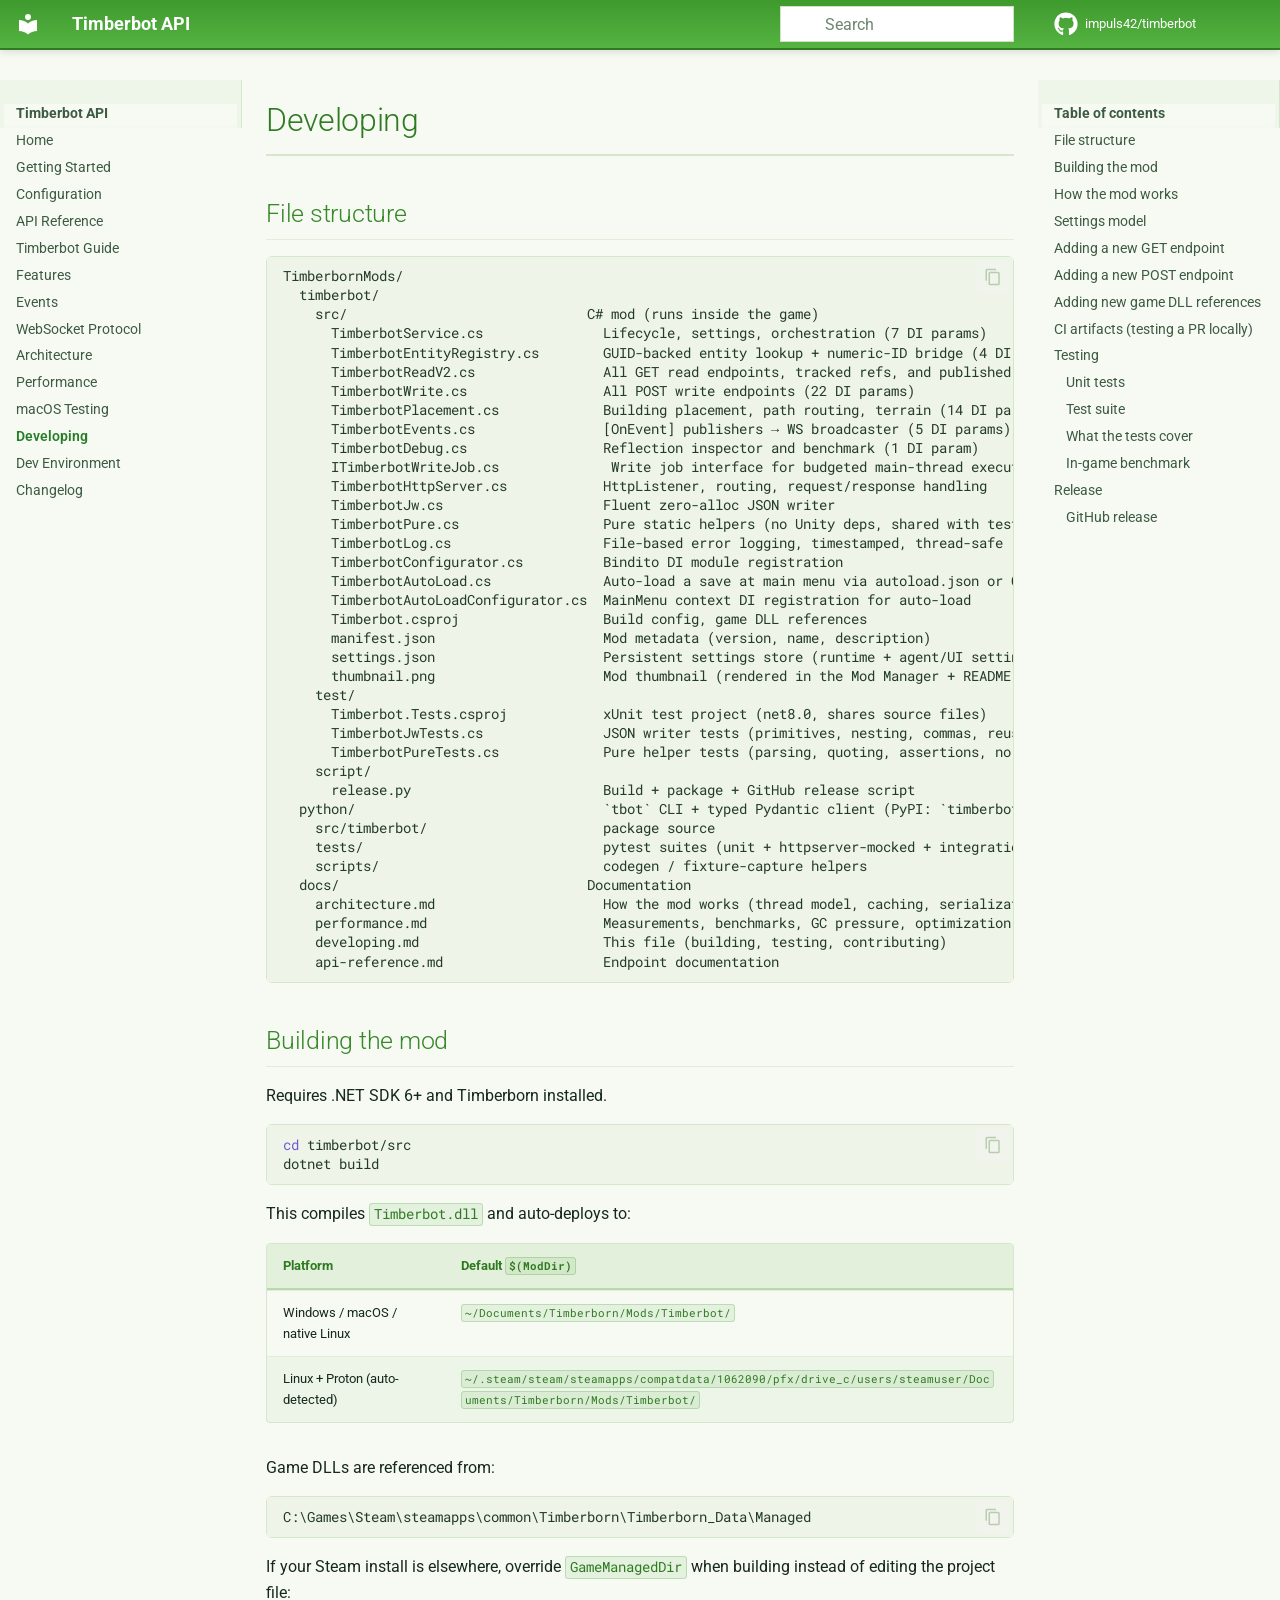
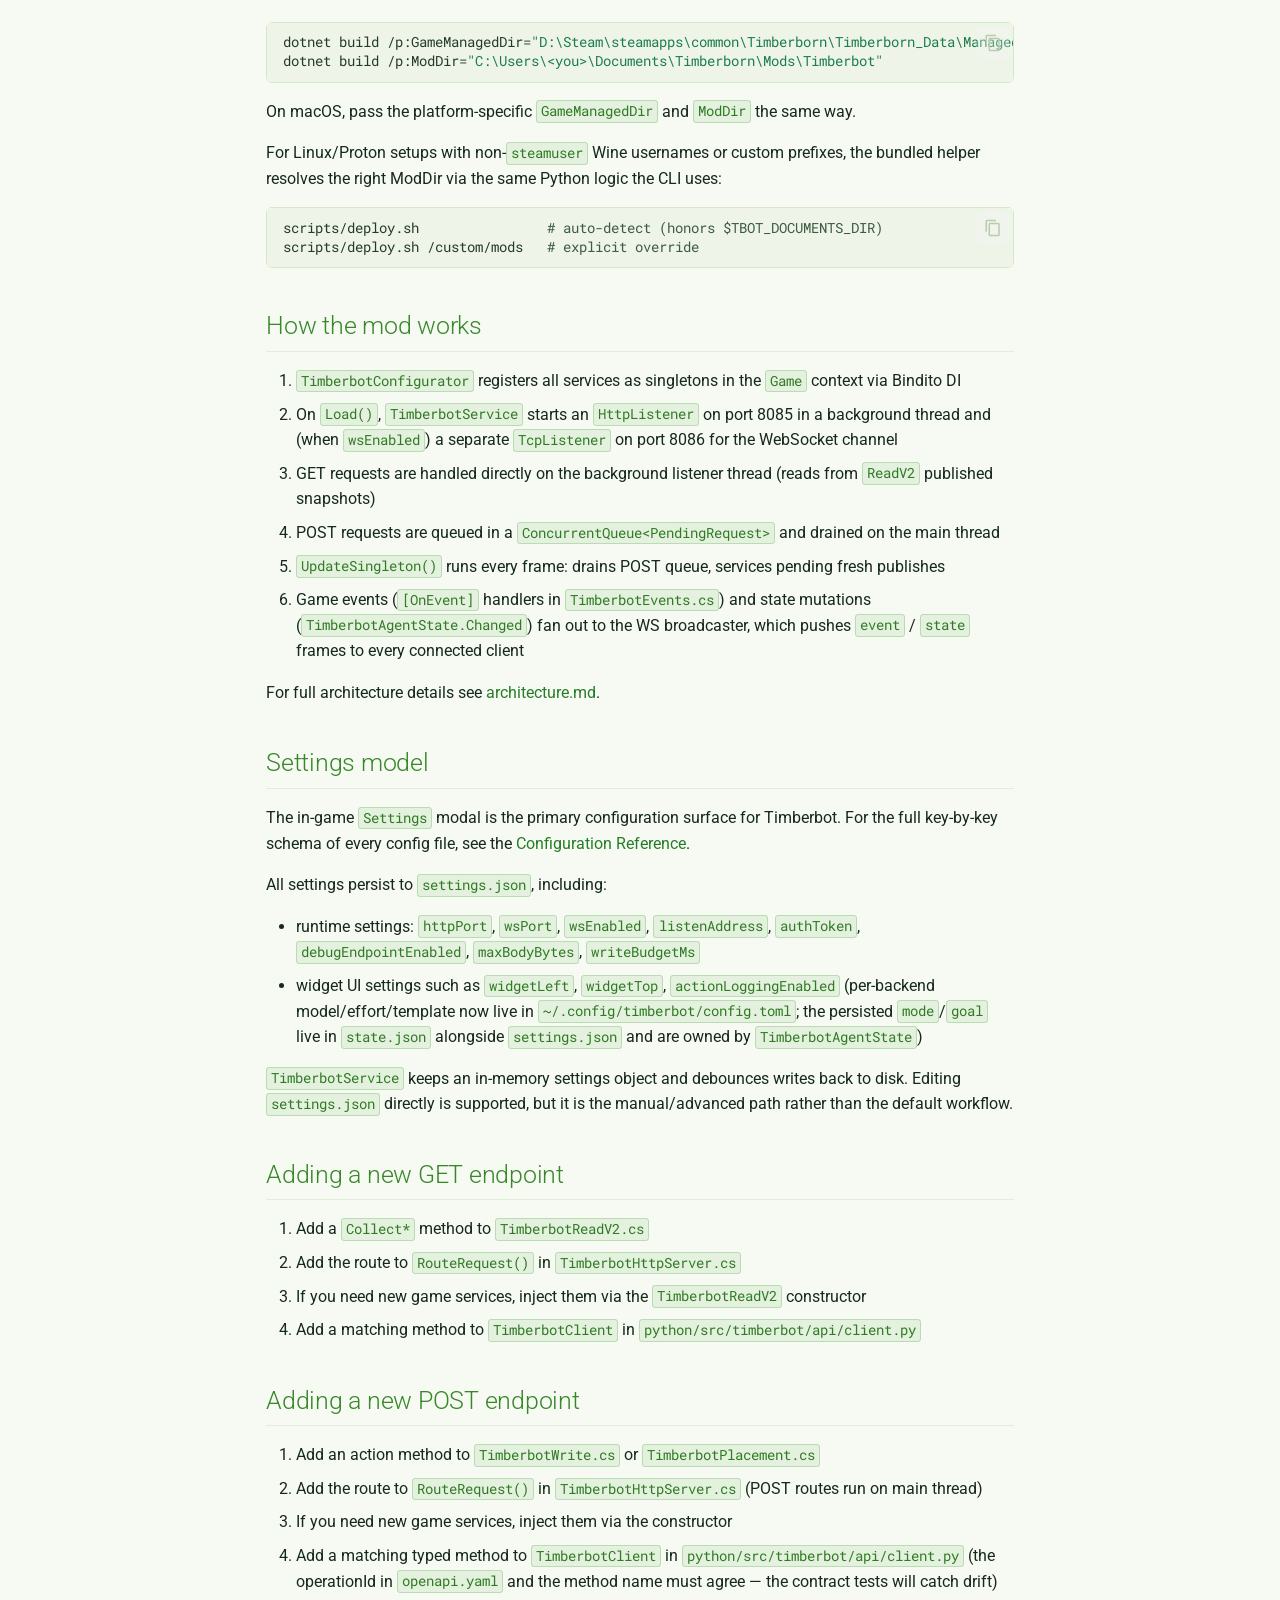
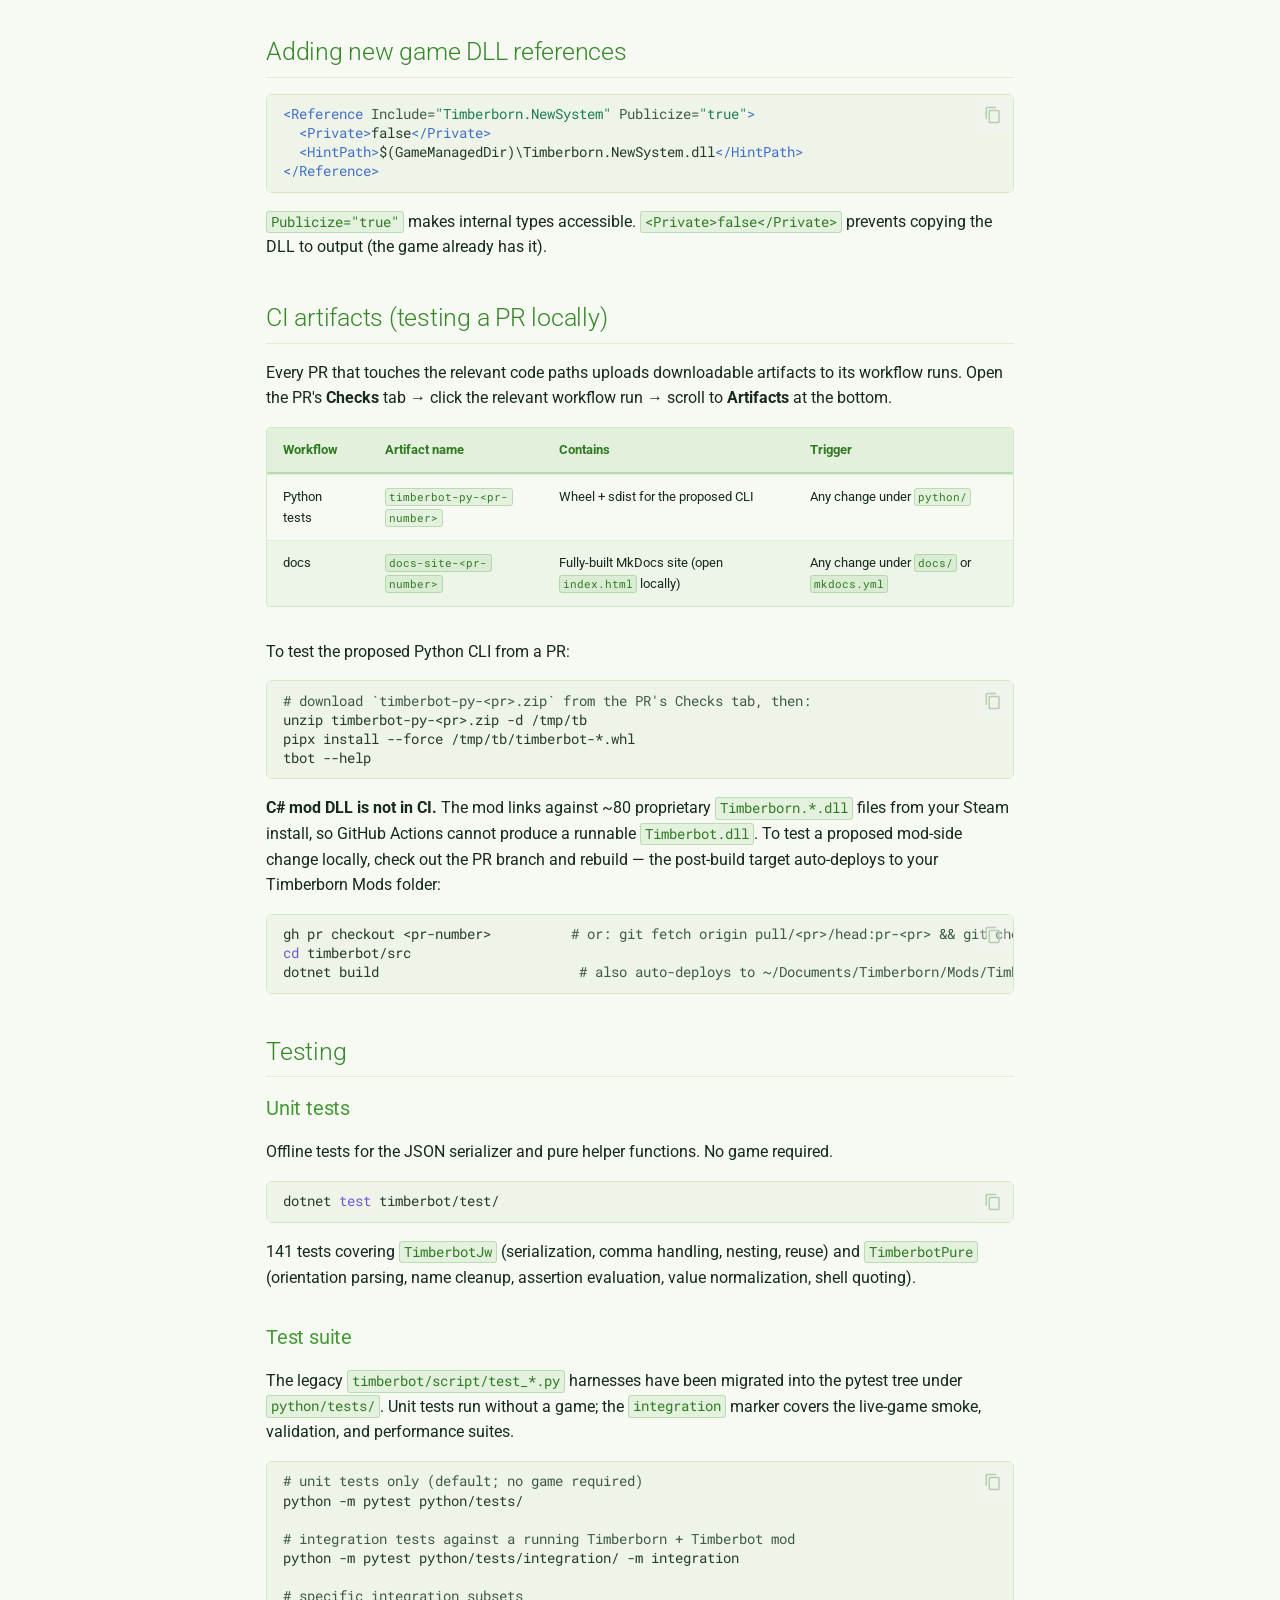
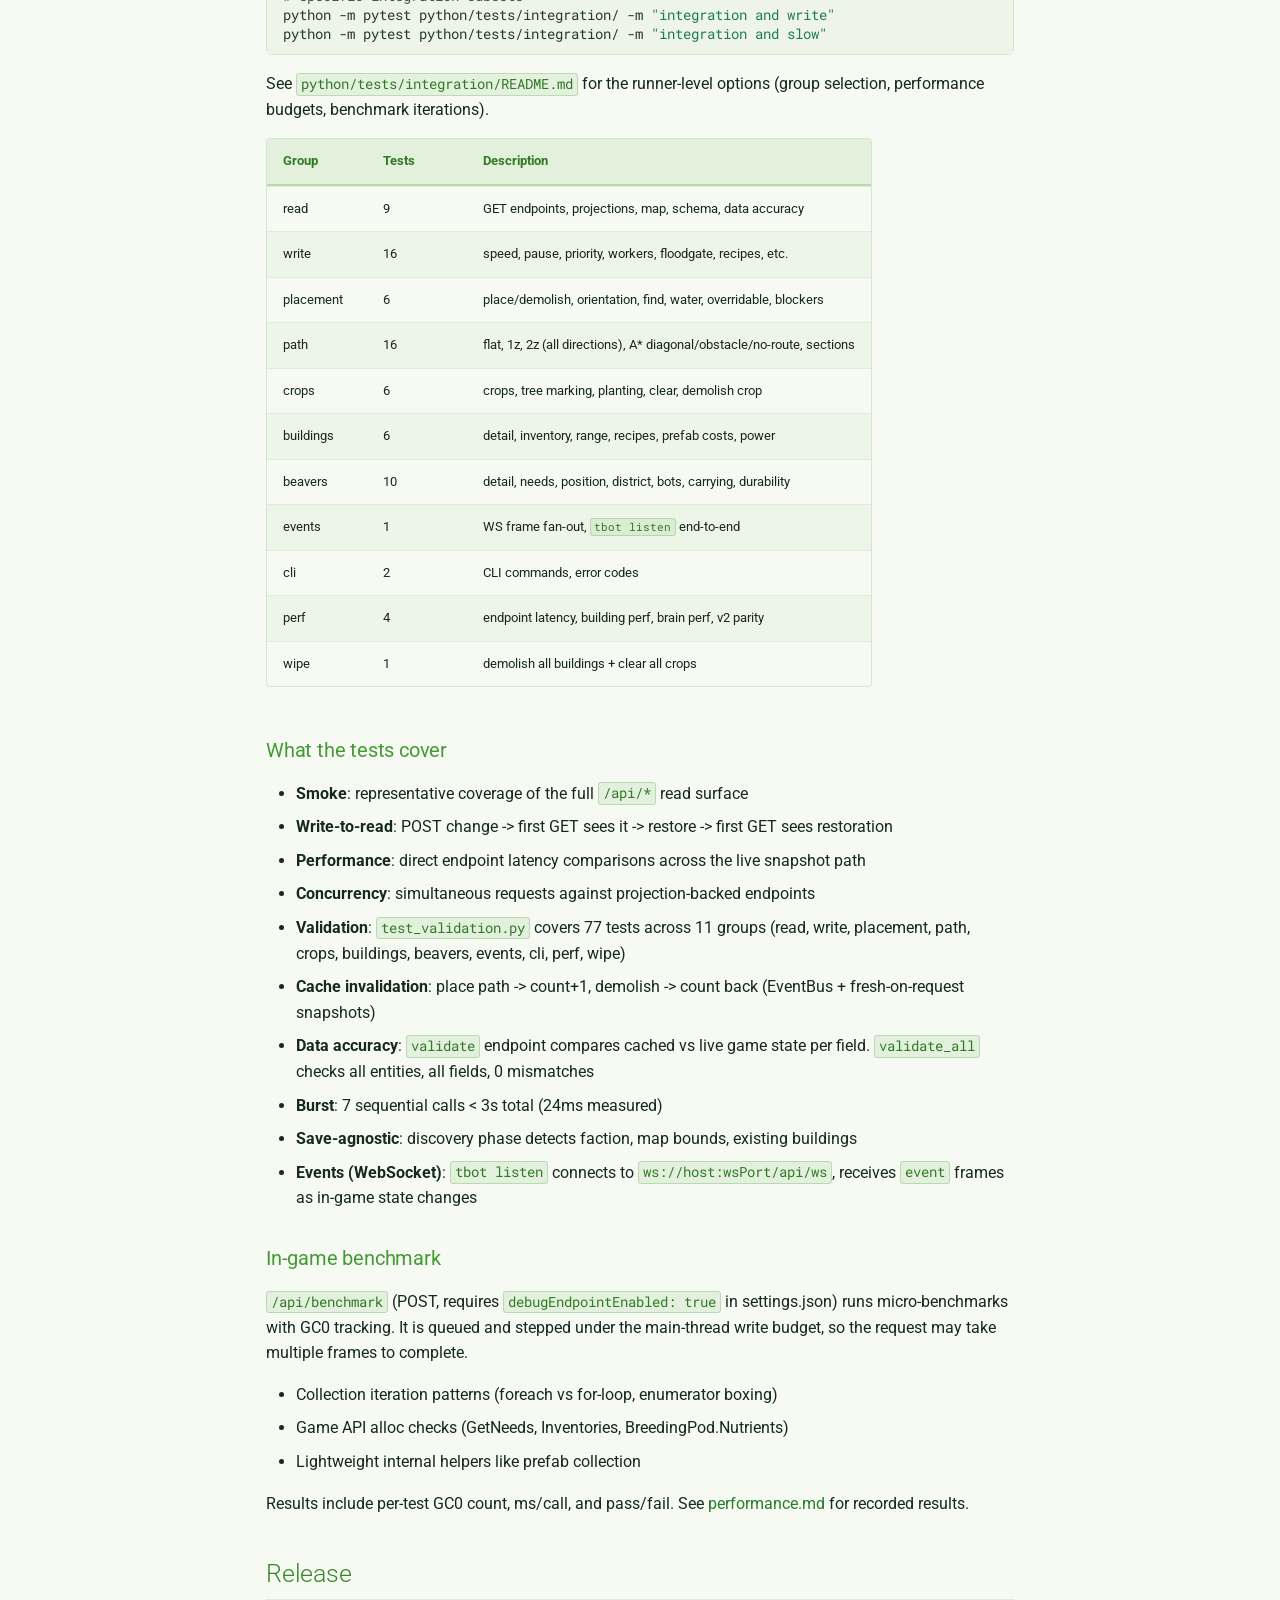
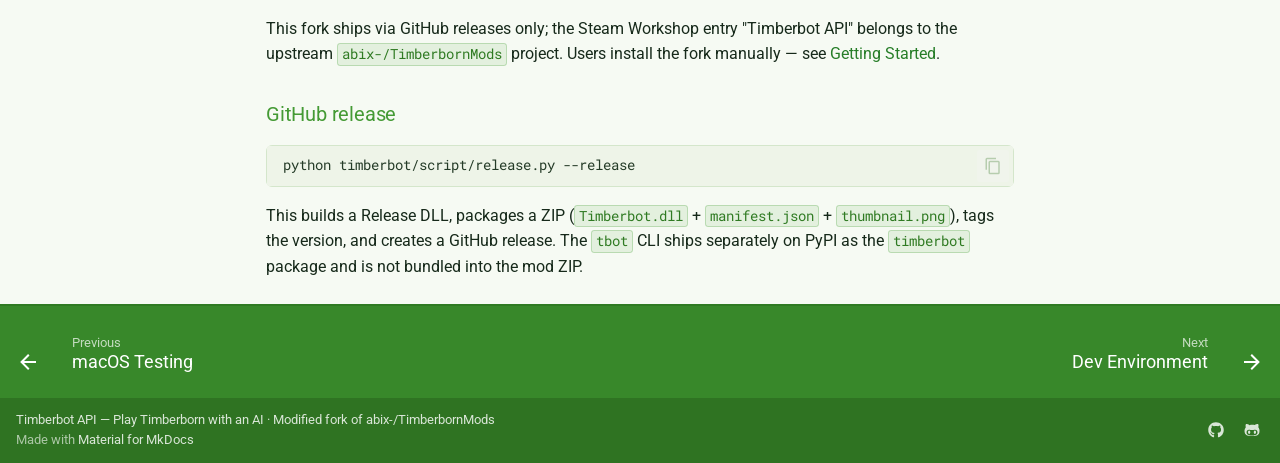
<file: developing/index.html>
<!doctype html>
<html lang="en" class="no-js">
  <head>
    
      <meta charset="utf-8">
      <meta name="viewport" content="width=device-width,initial-scale=1">
      
        <meta name="description" content="Full read/write HTTP API for controlling Timberborn with AI (modified fork of abix-/TimberbornMods)">
      
      
      
        <link rel="canonical" href="https://impuls42.github.io/timberbot/developing/">
      
      
        <link rel="prev" href="../macos-testing/">
      
      
        <link rel="next" href="../devenv/">
      
      
        
      
      
      <link rel="icon" href="../assets/images/favicon.png">
      <meta name="generator" content="mkdocs-1.6.1, mkdocs-material-9.7.7">
    
    
      
        <title>Developing - Timberbot API</title>
      
    
    
      <link rel="stylesheet" href="../assets/stylesheets/main.ec1eaa64.min.css">
      
        
        <link rel="stylesheet" href="../assets/stylesheets/palette.ab4e12ef.min.css">
      
      


    
    
      
    
    
      
        
        
        <link rel="preconnect" href="https://fonts.gstatic.com" crossorigin>
        <link rel="stylesheet" href="https://fonts.googleapis.com/css?family=Roboto:300,300i,400,400i,700,700i%7CRoboto+Mono:400,400i,700,700i&display=fallback">
        <style>:root{--md-text-font:"Roboto";--md-code-font:"Roboto Mono"}</style>
      
    
    
      <link rel="stylesheet" href="../stylesheets/extra.css">
    
    <script>__md_scope=new URL("..",location),__md_hash=e=>[...e].reduce(((e,_)=>(e<<5)-e+_.charCodeAt(0)),0),__md_get=(e,_=localStorage,t=__md_scope)=>JSON.parse(_.getItem(t.pathname+"."+e)),__md_set=(e,_,t=localStorage,a=__md_scope)=>{try{t.setItem(a.pathname+"."+e,JSON.stringify(_))}catch(e){}}</script>
    
      

    
    
  </head>
  
  
    
    
    
    
    
    <body dir="ltr" data-md-color-scheme="default" data-md-color-primary="custom" data-md-color-accent="custom">
  
    
    <input class="md-toggle" data-md-toggle="drawer" type="checkbox" id="__drawer" autocomplete="off">
    <input class="md-toggle" data-md-toggle="search" type="checkbox" id="__search" autocomplete="off">
    <label class="md-overlay" for="__drawer"></label>
    <div data-md-component="skip">
      
        
        <a href="#developing" class="md-skip">
          Skip to content
        </a>
      
    </div>
    <div data-md-component="announce">
      
    </div>
    
    
      

  

<header class="md-header md-header--shadow" data-md-component="header">
  <nav class="md-header__inner md-grid" aria-label="Header">
    <a href=".." title="Timberbot API" class="md-header__button md-logo" aria-label="Timberbot API" data-md-component="logo">
      
  
  <svg xmlns="http://www.w3.org/2000/svg" viewBox="0 0 24 24"><path d="M12 8a3 3 0 0 0 3-3 3 3 0 0 0-3-3 3 3 0 0 0-3 3 3 3 0 0 0 3 3m0 3.54C9.64 9.35 6.5 8 3 8v11c3.5 0 6.64 1.35 9 3.54 2.36-2.19 5.5-3.54 9-3.54V8c-3.5 0-6.64 1.35-9 3.54"/></svg>

    </a>
    <label class="md-header__button md-icon" for="__drawer">
      
      <svg xmlns="http://www.w3.org/2000/svg" viewBox="0 0 24 24"><path d="M3 6h18v2H3zm0 5h18v2H3zm0 5h18v2H3z"/></svg>
    </label>
    <div class="md-header__title" data-md-component="header-title">
      <div class="md-header__ellipsis">
        <div class="md-header__topic">
          <span class="md-ellipsis">
            Timberbot API
          </span>
        </div>
        <div class="md-header__topic" data-md-component="header-topic">
          <span class="md-ellipsis">
            
              Developing
            
          </span>
        </div>
      </div>
    </div>
    
      
    
    
    
    
      
      
        <label class="md-header__button md-icon" for="__search">
          
          <svg xmlns="http://www.w3.org/2000/svg" viewBox="0 0 24 24"><path d="M9.5 3A6.5 6.5 0 0 1 16 9.5c0 1.61-.59 3.09-1.56 4.23l.27.27h.79l5 5-1.5 1.5-5-5v-.79l-.27-.27A6.52 6.52 0 0 1 9.5 16 6.5 6.5 0 0 1 3 9.5 6.5 6.5 0 0 1 9.5 3m0 2C7 5 5 7 5 9.5S7 14 9.5 14 14 12 14 9.5 12 5 9.5 5"/></svg>
        </label>
        <div class="md-search" data-md-component="search" role="dialog">
  <label class="md-search__overlay" for="__search"></label>
  <div class="md-search__inner" role="search">
    <form class="md-search__form" name="search">
      <input type="text" class="md-search__input" name="query" aria-label="Search" placeholder="Search" autocapitalize="off" autocorrect="off" autocomplete="off" spellcheck="false" data-md-component="search-query" required>
      <label class="md-search__icon md-icon" for="__search">
        
        <svg xmlns="http://www.w3.org/2000/svg" viewBox="0 0 24 24"><path d="M9.5 3A6.5 6.5 0 0 1 16 9.5c0 1.61-.59 3.09-1.56 4.23l.27.27h.79l5 5-1.5 1.5-5-5v-.79l-.27-.27A6.52 6.52 0 0 1 9.5 16 6.5 6.5 0 0 1 3 9.5 6.5 6.5 0 0 1 9.5 3m0 2C7 5 5 7 5 9.5S7 14 9.5 14 14 12 14 9.5 12 5 9.5 5"/></svg>
        
        <svg xmlns="http://www.w3.org/2000/svg" viewBox="0 0 24 24"><path d="M20 11v2H8l5.5 5.5-1.42 1.42L4.16 12l7.92-7.92L13.5 5.5 8 11z"/></svg>
      </label>
      <nav class="md-search__options" aria-label="Search">
        
        <button type="reset" class="md-search__icon md-icon" title="Clear" aria-label="Clear" tabindex="-1">
          
          <svg xmlns="http://www.w3.org/2000/svg" viewBox="0 0 24 24"><path d="M19 6.41 17.59 5 12 10.59 6.41 5 5 6.41 10.59 12 5 17.59 6.41 19 12 13.41 17.59 19 19 17.59 13.41 12z"/></svg>
        </button>
      </nav>
      
        <div class="md-search__suggest" data-md-component="search-suggest"></div>
      
    </form>
    <div class="md-search__output">
      <div class="md-search__scrollwrap" tabindex="0" data-md-scrollfix>
        <div class="md-search-result" data-md-component="search-result">
          <div class="md-search-result__meta">
            Initializing search
          </div>
          <ol class="md-search-result__list" role="presentation"></ol>
        </div>
      </div>
    </div>
  </div>
</div>
      
    
    
      <div class="md-header__source">
        <a href="https://github.com/impuls42/timberbot" title="Go to repository" class="md-source" data-md-component="source">
  <div class="md-source__icon md-icon">
    
    <svg xmlns="http://www.w3.org/2000/svg" viewBox="0 0 512 512"><!--! Font Awesome Free 7.1.0 by @fontawesome - https://fontawesome.com License - https://fontawesome.com/license/free (Icons: CC BY 4.0, Fonts: SIL OFL 1.1, Code: MIT License) Copyright 2025 Fonticons, Inc.--><path d="M173.9 397.4c0 2-2.3 3.6-5.2 3.6-3.3.3-5.6-1.3-5.6-3.6 0-2 2.3-3.6 5.2-3.6 3-.3 5.6 1.3 5.6 3.6m-31.1-4.5c-.7 2 1.3 4.3 4.3 4.9 2.6 1 5.6 0 6.2-2s-1.3-4.3-4.3-5.2c-2.6-.7-5.5.3-6.2 2.3m44.2-1.7c-2.9.7-4.9 2.6-4.6 4.9.3 2 2.9 3.3 5.9 2.6 2.9-.7 4.9-2.6 4.6-4.6-.3-1.9-3-3.2-5.9-2.9M252.8 8C114.1 8 8 113.3 8 252c0 110.9 69.8 205.8 169.5 239.2 12.8 2.3 17.3-5.6 17.3-12.1 0-6.2-.3-40.4-.3-61.4 0 0-70 15-84.7-29.8 0 0-11.4-29.1-27.8-36.6 0 0-22.9-15.7 1.6-15.4 0 0 24.9 2 38.6 25.8 21.9 38.6 58.6 27.5 72.9 20.9 2.3-16 8.8-27.1 16-33.7-55.9-6.2-112.3-14.3-112.3-110.5 0-27.5 7.6-41.3 23.6-58.9-2.6-6.5-11.1-33.3 2.6-67.9 20.9-6.5 69 27 69 27 20-5.6 41.5-8.5 62.8-8.5s42.8 2.9 62.8 8.5c0 0 48.1-33.6 69-27 13.7 34.7 5.2 61.4 2.6 67.9 16 17.7 25.8 31.5 25.8 58.9 0 96.5-58.9 104.2-114.8 110.5 9.2 7.9 17 22.9 17 46.4 0 33.7-.3 75.4-.3 83.6 0 6.5 4.6 14.4 17.3 12.1C436.2 457.8 504 362.9 504 252 504 113.3 391.5 8 252.8 8M105.2 352.9c-1.3 1-1 3.3.7 5.2 1.6 1.6 3.9 2.3 5.2 1 1.3-1 1-3.3-.7-5.2-1.6-1.6-3.9-2.3-5.2-1m-10.8-8.1c-.7 1.3.3 2.9 2.3 3.9 1.6 1 3.6.7 4.3-.7.7-1.3-.3-2.9-2.3-3.9-2-.6-3.6-.3-4.3.7m32.4 35.6c-1.6 1.3-1 4.3 1.3 6.2 2.3 2.3 5.2 2.6 6.5 1 1.3-1.3.7-4.3-1.3-6.2-2.2-2.3-5.2-2.6-6.5-1m-11.4-14.7c-1.6 1-1.6 3.6 0 5.9s4.3 3.3 5.6 2.3c1.6-1.3 1.6-3.9 0-6.2-1.4-2.3-4-3.3-5.6-2"/></svg>
  </div>
  <div class="md-source__repository">
    impuls42/timberbot
  </div>
</a>
      </div>
    
  </nav>
  
</header>
    
    <div class="md-container" data-md-component="container">
      
      
        
          
        
      
      <main class="md-main" data-md-component="main">
        <div class="md-main__inner md-grid">
          
            
              
              <div class="md-sidebar md-sidebar--primary" data-md-component="sidebar" data-md-type="navigation" >
                <div class="md-sidebar__scrollwrap">
                  <div class="md-sidebar__inner">
                    



<nav class="md-nav md-nav--primary" aria-label="Navigation" data-md-level="0">
  <label class="md-nav__title" for="__drawer">
    <a href=".." title="Timberbot API" class="md-nav__button md-logo" aria-label="Timberbot API" data-md-component="logo">
      
  
  <svg xmlns="http://www.w3.org/2000/svg" viewBox="0 0 24 24"><path d="M12 8a3 3 0 0 0 3-3 3 3 0 0 0-3-3 3 3 0 0 0-3 3 3 3 0 0 0 3 3m0 3.54C9.64 9.35 6.5 8 3 8v11c3.5 0 6.64 1.35 9 3.54 2.36-2.19 5.5-3.54 9-3.54V8c-3.5 0-6.64 1.35-9 3.54"/></svg>

    </a>
    Timberbot API
  </label>
  
    <div class="md-nav__source">
      <a href="https://github.com/impuls42/timberbot" title="Go to repository" class="md-source" data-md-component="source">
  <div class="md-source__icon md-icon">
    
    <svg xmlns="http://www.w3.org/2000/svg" viewBox="0 0 512 512"><!--! Font Awesome Free 7.1.0 by @fontawesome - https://fontawesome.com License - https://fontawesome.com/license/free (Icons: CC BY 4.0, Fonts: SIL OFL 1.1, Code: MIT License) Copyright 2025 Fonticons, Inc.--><path d="M173.9 397.4c0 2-2.3 3.6-5.2 3.6-3.3.3-5.6-1.3-5.6-3.6 0-2 2.3-3.6 5.2-3.6 3-.3 5.6 1.3 5.6 3.6m-31.1-4.5c-.7 2 1.3 4.3 4.3 4.9 2.6 1 5.6 0 6.2-2s-1.3-4.3-4.3-5.2c-2.6-.7-5.5.3-6.2 2.3m44.2-1.7c-2.9.7-4.9 2.6-4.6 4.9.3 2 2.9 3.3 5.9 2.6 2.9-.7 4.9-2.6 4.6-4.6-.3-1.9-3-3.2-5.9-2.9M252.8 8C114.1 8 8 113.3 8 252c0 110.9 69.8 205.8 169.5 239.2 12.8 2.3 17.3-5.6 17.3-12.1 0-6.2-.3-40.4-.3-61.4 0 0-70 15-84.7-29.8 0 0-11.4-29.1-27.8-36.6 0 0-22.9-15.7 1.6-15.4 0 0 24.9 2 38.6 25.8 21.9 38.6 58.6 27.5 72.9 20.9 2.3-16 8.8-27.1 16-33.7-55.9-6.2-112.3-14.3-112.3-110.5 0-27.5 7.6-41.3 23.6-58.9-2.6-6.5-11.1-33.3 2.6-67.9 20.9-6.5 69 27 69 27 20-5.6 41.5-8.5 62.8-8.5s42.8 2.9 62.8 8.5c0 0 48.1-33.6 69-27 13.7 34.7 5.2 61.4 2.6 67.9 16 17.7 25.8 31.5 25.8 58.9 0 96.5-58.9 104.2-114.8 110.5 9.2 7.9 17 22.9 17 46.4 0 33.7-.3 75.4-.3 83.6 0 6.5 4.6 14.4 17.3 12.1C436.2 457.8 504 362.9 504 252 504 113.3 391.5 8 252.8 8M105.2 352.9c-1.3 1-1 3.3.7 5.2 1.6 1.6 3.9 2.3 5.2 1 1.3-1 1-3.3-.7-5.2-1.6-1.6-3.9-2.3-5.2-1m-10.8-8.1c-.7 1.3.3 2.9 2.3 3.9 1.6 1 3.6.7 4.3-.7.7-1.3-.3-2.9-2.3-3.9-2-.6-3.6-.3-4.3.7m32.4 35.6c-1.6 1.3-1 4.3 1.3 6.2 2.3 2.3 5.2 2.6 6.5 1 1.3-1.3.7-4.3-1.3-6.2-2.2-2.3-5.2-2.6-6.5-1m-11.4-14.7c-1.6 1-1.6 3.6 0 5.9s4.3 3.3 5.6 2.3c1.6-1.3 1.6-3.9 0-6.2-1.4-2.3-4-3.3-5.6-2"/></svg>
  </div>
  <div class="md-source__repository">
    impuls42/timberbot
  </div>
</a>
    </div>
  
  <ul class="md-nav__list" data-md-scrollfix>
    
      
      
  
  
  
  
    <li class="md-nav__item">
      <a href=".." class="md-nav__link">
        
  
  
  <span class="md-ellipsis">
    
  
    Home
  

    
  </span>
  
  

      </a>
    </li>
  

    
      
      
  
  
  
  
    <li class="md-nav__item">
      <a href="../getting-started/" class="md-nav__link">
        
  
  
  <span class="md-ellipsis">
    
  
    Getting Started
  

    
  </span>
  
  

      </a>
    </li>
  

    
      
      
  
  
  
  
    <li class="md-nav__item">
      <a href="../configuration/" class="md-nav__link">
        
  
  
  <span class="md-ellipsis">
    
  
    Configuration
  

    
  </span>
  
  

      </a>
    </li>
  

    
      
      
  
  
  
  
    <li class="md-nav__item">
      <a href="../api-reference/" class="md-nav__link">
        
  
  
  <span class="md-ellipsis">
    
  
    API Reference
  

    
  </span>
  
  

      </a>
    </li>
  

    
      
      
  
  
  
  
    <li class="md-nav__item">
      <a href="../timberbot/" class="md-nav__link">
        
  
  
  <span class="md-ellipsis">
    
  
    Timberbot Guide
  

    
  </span>
  
  

      </a>
    </li>
  

    
      
      
  
  
  
  
    <li class="md-nav__item">
      <a href="../features/" class="md-nav__link">
        
  
  
  <span class="md-ellipsis">
    
  
    Features
  

    
  </span>
  
  

      </a>
    </li>
  

    
      
      
  
  
  
  
    <li class="md-nav__item">
      <a href="../events/" class="md-nav__link">
        
  
  
  <span class="md-ellipsis">
    
  
    Events
  

    
  </span>
  
  

      </a>
    </li>
  

    
      
      
  
  
  
  
    <li class="md-nav__item">
      <a href="../websocket-protocol/" class="md-nav__link">
        
  
  
  <span class="md-ellipsis">
    
  
    WebSocket Protocol
  

    
  </span>
  
  

      </a>
    </li>
  

    
      
      
  
  
  
  
    <li class="md-nav__item">
      <a href="../architecture/" class="md-nav__link">
        
  
  
  <span class="md-ellipsis">
    
  
    Architecture
  

    
  </span>
  
  

      </a>
    </li>
  

    
      
      
  
  
  
  
    <li class="md-nav__item">
      <a href="../performance/" class="md-nav__link">
        
  
  
  <span class="md-ellipsis">
    
  
    Performance
  

    
  </span>
  
  

      </a>
    </li>
  

    
      
      
  
  
  
  
    <li class="md-nav__item">
      <a href="../macos-testing/" class="md-nav__link">
        
  
  
  <span class="md-ellipsis">
    
  
    macOS Testing
  

    
  </span>
  
  

      </a>
    </li>
  

    
      
      
  
  
    
  
  
  
    <li class="md-nav__item md-nav__item--active">
      
      <input class="md-nav__toggle md-toggle" type="checkbox" id="__toc">
      
      
        
      
      
        <label class="md-nav__link md-nav__link--active" for="__toc">
          
  
  
  <span class="md-ellipsis">
    
  
    Developing
  

    
  </span>
  
  

          <span class="md-nav__icon md-icon"></span>
        </label>
      
      <a href="./" class="md-nav__link md-nav__link--active">
        
  
  
  <span class="md-ellipsis">
    
  
    Developing
  

    
  </span>
  
  

      </a>
      
        

<nav class="md-nav md-nav--secondary" aria-label="Table of contents">
  
  
  
    
  
  
    <label class="md-nav__title" for="__toc">
      <span class="md-nav__icon md-icon"></span>
      Table of contents
    </label>
    <ul class="md-nav__list" data-md-component="toc" data-md-scrollfix>
      
        <li class="md-nav__item">
  <a href="#file-structure" class="md-nav__link">
    <span class="md-ellipsis">
      
        File structure
      
    </span>
  </a>
  
</li>
      
        <li class="md-nav__item">
  <a href="#building-the-mod" class="md-nav__link">
    <span class="md-ellipsis">
      
        Building the mod
      
    </span>
  </a>
  
</li>
      
        <li class="md-nav__item">
  <a href="#how-the-mod-works" class="md-nav__link">
    <span class="md-ellipsis">
      
        How the mod works
      
    </span>
  </a>
  
</li>
      
        <li class="md-nav__item">
  <a href="#settings-model" class="md-nav__link">
    <span class="md-ellipsis">
      
        Settings model
      
    </span>
  </a>
  
</li>
      
        <li class="md-nav__item">
  <a href="#adding-a-new-get-endpoint" class="md-nav__link">
    <span class="md-ellipsis">
      
        Adding a new GET endpoint
      
    </span>
  </a>
  
</li>
      
        <li class="md-nav__item">
  <a href="#adding-a-new-post-endpoint" class="md-nav__link">
    <span class="md-ellipsis">
      
        Adding a new POST endpoint
      
    </span>
  </a>
  
</li>
      
        <li class="md-nav__item">
  <a href="#adding-new-game-dll-references" class="md-nav__link">
    <span class="md-ellipsis">
      
        Adding new game DLL references
      
    </span>
  </a>
  
</li>
      
        <li class="md-nav__item">
  <a href="#ci-artifacts-testing-a-pr-locally" class="md-nav__link">
    <span class="md-ellipsis">
      
        CI artifacts (testing a PR locally)
      
    </span>
  </a>
  
</li>
      
        <li class="md-nav__item">
  <a href="#testing" class="md-nav__link">
    <span class="md-ellipsis">
      
        Testing
      
    </span>
  </a>
  
    <nav class="md-nav" aria-label="Testing">
      <ul class="md-nav__list">
        
          <li class="md-nav__item">
  <a href="#unit-tests" class="md-nav__link">
    <span class="md-ellipsis">
      
        Unit tests
      
    </span>
  </a>
  
</li>
        
          <li class="md-nav__item">
  <a href="#test-suite" class="md-nav__link">
    <span class="md-ellipsis">
      
        Test suite
      
    </span>
  </a>
  
</li>
        
          <li class="md-nav__item">
  <a href="#what-the-tests-cover" class="md-nav__link">
    <span class="md-ellipsis">
      
        What the tests cover
      
    </span>
  </a>
  
</li>
        
          <li class="md-nav__item">
  <a href="#in-game-benchmark" class="md-nav__link">
    <span class="md-ellipsis">
      
        In-game benchmark
      
    </span>
  </a>
  
</li>
        
      </ul>
    </nav>
  
</li>
      
        <li class="md-nav__item">
  <a href="#release" class="md-nav__link">
    <span class="md-ellipsis">
      
        Release
      
    </span>
  </a>
  
    <nav class="md-nav" aria-label="Release">
      <ul class="md-nav__list">
        
          <li class="md-nav__item">
  <a href="#github-release" class="md-nav__link">
    <span class="md-ellipsis">
      
        GitHub release
      
    </span>
  </a>
  
</li>
        
      </ul>
    </nav>
  
</li>
      
    </ul>
  
</nav>
      
    </li>
  

    
      
      
  
  
  
  
    <li class="md-nav__item">
      <a href="../devenv/" class="md-nav__link">
        
  
  
  <span class="md-ellipsis">
    
  
    Dev Environment
  

    
  </span>
  
  

      </a>
    </li>
  

    
      
      
  
  
  
  
    <li class="md-nav__item">
      <a href="../unreleased/" class="md-nav__link">
        
  
  
  <span class="md-ellipsis">
    
  
    Changelog
  

    
  </span>
  
  

      </a>
    </li>
  

    
  </ul>
</nav>
                  </div>
                </div>
              </div>
            
            
              
              <div class="md-sidebar md-sidebar--secondary" data-md-component="sidebar" data-md-type="toc" >
                <div class="md-sidebar__scrollwrap">
                  <div class="md-sidebar__inner">
                    

<nav class="md-nav md-nav--secondary" aria-label="Table of contents">
  
  
  
    
  
  
    <label class="md-nav__title" for="__toc">
      <span class="md-nav__icon md-icon"></span>
      Table of contents
    </label>
    <ul class="md-nav__list" data-md-component="toc" data-md-scrollfix>
      
        <li class="md-nav__item">
  <a href="#file-structure" class="md-nav__link">
    <span class="md-ellipsis">
      
        File structure
      
    </span>
  </a>
  
</li>
      
        <li class="md-nav__item">
  <a href="#building-the-mod" class="md-nav__link">
    <span class="md-ellipsis">
      
        Building the mod
      
    </span>
  </a>
  
</li>
      
        <li class="md-nav__item">
  <a href="#how-the-mod-works" class="md-nav__link">
    <span class="md-ellipsis">
      
        How the mod works
      
    </span>
  </a>
  
</li>
      
        <li class="md-nav__item">
  <a href="#settings-model" class="md-nav__link">
    <span class="md-ellipsis">
      
        Settings model
      
    </span>
  </a>
  
</li>
      
        <li class="md-nav__item">
  <a href="#adding-a-new-get-endpoint" class="md-nav__link">
    <span class="md-ellipsis">
      
        Adding a new GET endpoint
      
    </span>
  </a>
  
</li>
      
        <li class="md-nav__item">
  <a href="#adding-a-new-post-endpoint" class="md-nav__link">
    <span class="md-ellipsis">
      
        Adding a new POST endpoint
      
    </span>
  </a>
  
</li>
      
        <li class="md-nav__item">
  <a href="#adding-new-game-dll-references" class="md-nav__link">
    <span class="md-ellipsis">
      
        Adding new game DLL references
      
    </span>
  </a>
  
</li>
      
        <li class="md-nav__item">
  <a href="#ci-artifacts-testing-a-pr-locally" class="md-nav__link">
    <span class="md-ellipsis">
      
        CI artifacts (testing a PR locally)
      
    </span>
  </a>
  
</li>
      
        <li class="md-nav__item">
  <a href="#testing" class="md-nav__link">
    <span class="md-ellipsis">
      
        Testing
      
    </span>
  </a>
  
    <nav class="md-nav" aria-label="Testing">
      <ul class="md-nav__list">
        
          <li class="md-nav__item">
  <a href="#unit-tests" class="md-nav__link">
    <span class="md-ellipsis">
      
        Unit tests
      
    </span>
  </a>
  
</li>
        
          <li class="md-nav__item">
  <a href="#test-suite" class="md-nav__link">
    <span class="md-ellipsis">
      
        Test suite
      
    </span>
  </a>
  
</li>
        
          <li class="md-nav__item">
  <a href="#what-the-tests-cover" class="md-nav__link">
    <span class="md-ellipsis">
      
        What the tests cover
      
    </span>
  </a>
  
</li>
        
          <li class="md-nav__item">
  <a href="#in-game-benchmark" class="md-nav__link">
    <span class="md-ellipsis">
      
        In-game benchmark
      
    </span>
  </a>
  
</li>
        
      </ul>
    </nav>
  
</li>
      
        <li class="md-nav__item">
  <a href="#release" class="md-nav__link">
    <span class="md-ellipsis">
      
        Release
      
    </span>
  </a>
  
    <nav class="md-nav" aria-label="Release">
      <ul class="md-nav__list">
        
          <li class="md-nav__item">
  <a href="#github-release" class="md-nav__link">
    <span class="md-ellipsis">
      
        GitHub release
      
    </span>
  </a>
  
</li>
        
      </ul>
    </nav>
  
</li>
      
    </ul>
  
</nav>
                  </div>
                </div>
              </div>
            
          
          
            <div class="md-content" data-md-component="content">
              
              <article class="md-content__inner md-typeset">
                
                  


  
  


<h1 id="developing">Developing<a class="headerlink" href="#developing" title="Permanent link">&para;</a></h1>
<h2 id="file-structure">File structure<a class="headerlink" href="#file-structure" title="Permanent link">&para;</a></h2>
<div class="language-text highlight"><pre><span></span><code><span id="__span-0-1"><a id="__codelineno-0-1" name="__codelineno-0-1" href="#__codelineno-0-1"></a>TimberbornMods/
</span><span id="__span-0-2"><a id="__codelineno-0-2" name="__codelineno-0-2" href="#__codelineno-0-2"></a>  timberbot/
</span><span id="__span-0-3"><a id="__codelineno-0-3" name="__codelineno-0-3" href="#__codelineno-0-3"></a>    src/                              C# mod (runs inside the game)
</span><span id="__span-0-4"><a id="__codelineno-0-4" name="__codelineno-0-4" href="#__codelineno-0-4"></a>      TimberbotService.cs               Lifecycle, settings, orchestration (7 DI params)
</span><span id="__span-0-5"><a id="__codelineno-0-5" name="__codelineno-0-5" href="#__codelineno-0-5"></a>      TimberbotEntityRegistry.cs        GUID-backed entity lookup + numeric-ID bridge (4 DI params)
</span><span id="__span-0-6"><a id="__codelineno-0-6" name="__codelineno-0-6" href="#__codelineno-0-6"></a>      TimberbotReadV2.cs                All GET read endpoints, tracked refs, and published snapshots
</span><span id="__span-0-7"><a id="__codelineno-0-7" name="__codelineno-0-7" href="#__codelineno-0-7"></a>      TimberbotWrite.cs                 All POST write endpoints (22 DI params)
</span><span id="__span-0-8"><a id="__codelineno-0-8" name="__codelineno-0-8" href="#__codelineno-0-8"></a>      TimberbotPlacement.cs             Building placement, path routing, terrain (14 DI params)
</span><span id="__span-0-9"><a id="__codelineno-0-9" name="__codelineno-0-9" href="#__codelineno-0-9"></a>      TimberbotEvents.cs                [OnEvent] publishers → WS broadcaster (5 DI params)
</span><span id="__span-0-10"><a id="__codelineno-0-10" name="__codelineno-0-10" href="#__codelineno-0-10"></a>      TimberbotDebug.cs                 Reflection inspector and benchmark (1 DI param)
</span><span id="__span-0-11"><a id="__codelineno-0-11" name="__codelineno-0-11" href="#__codelineno-0-11"></a>      ITimberbotWriteJob.cs              Write job interface for budgeted main-thread execution
</span><span id="__span-0-12"><a id="__codelineno-0-12" name="__codelineno-0-12" href="#__codelineno-0-12"></a>      TimberbotHttpServer.cs            HttpListener, routing, request/response handling
</span><span id="__span-0-13"><a id="__codelineno-0-13" name="__codelineno-0-13" href="#__codelineno-0-13"></a>      TimberbotJw.cs                    Fluent zero-alloc JSON writer
</span><span id="__span-0-14"><a id="__codelineno-0-14" name="__codelineno-0-14" href="#__codelineno-0-14"></a>      TimberbotPure.cs                  Pure static helpers (no Unity deps, shared with test project)
</span><span id="__span-0-15"><a id="__codelineno-0-15" name="__codelineno-0-15" href="#__codelineno-0-15"></a>      TimberbotLog.cs                   File-based error logging, timestamped, thread-safe
</span><span id="__span-0-16"><a id="__codelineno-0-16" name="__codelineno-0-16" href="#__codelineno-0-16"></a>      TimberbotConfigurator.cs          Bindito DI module registration
</span><span id="__span-0-17"><a id="__codelineno-0-17" name="__codelineno-0-17" href="#__codelineno-0-17"></a>      TimberbotAutoLoad.cs              Auto-load a save at main menu via autoload.json or CLI args
</span><span id="__span-0-18"><a id="__codelineno-0-18" name="__codelineno-0-18" href="#__codelineno-0-18"></a>      TimberbotAutoLoadConfigurator.cs  MainMenu context DI registration for auto-load
</span><span id="__span-0-19"><a id="__codelineno-0-19" name="__codelineno-0-19" href="#__codelineno-0-19"></a>      Timberbot.csproj                  Build config, game DLL references
</span><span id="__span-0-20"><a id="__codelineno-0-20" name="__codelineno-0-20" href="#__codelineno-0-20"></a>      manifest.json                     Mod metadata (version, name, description)
</span><span id="__span-0-21"><a id="__codelineno-0-21" name="__codelineno-0-21" href="#__codelineno-0-21"></a>      settings.json                     Persistent settings store (runtime + agent/UI settings, primarily edited in-game)
</span><span id="__span-0-22"><a id="__codelineno-0-22" name="__codelineno-0-22" href="#__codelineno-0-22"></a>      thumbnail.png                     Mod thumbnail (rendered in the Mod Manager + README)
</span><span id="__span-0-23"><a id="__codelineno-0-23" name="__codelineno-0-23" href="#__codelineno-0-23"></a>    test/
</span><span id="__span-0-24"><a id="__codelineno-0-24" name="__codelineno-0-24" href="#__codelineno-0-24"></a>      Timberbot.Tests.csproj            xUnit test project (net8.0, shares source files)
</span><span id="__span-0-25"><a id="__codelineno-0-25" name="__codelineno-0-25" href="#__codelineno-0-25"></a>      TimberbotJwTests.cs               JSON writer tests (primitives, nesting, commas, reuse)
</span><span id="__span-0-26"><a id="__codelineno-0-26" name="__codelineno-0-26" href="#__codelineno-0-26"></a>      TimberbotPureTests.cs             Pure helper tests (parsing, quoting, assertions, normalization)
</span><span id="__span-0-27"><a id="__codelineno-0-27" name="__codelineno-0-27" href="#__codelineno-0-27"></a>    script/
</span><span id="__span-0-28"><a id="__codelineno-0-28" name="__codelineno-0-28" href="#__codelineno-0-28"></a>      release.py                        Build + package + GitHub release script
</span><span id="__span-0-29"><a id="__codelineno-0-29" name="__codelineno-0-29" href="#__codelineno-0-29"></a>  python/                               `tbot` CLI + typed Pydantic client (PyPI: `timberbot`)
</span><span id="__span-0-30"><a id="__codelineno-0-30" name="__codelineno-0-30" href="#__codelineno-0-30"></a>    src/timberbot/                      package source
</span><span id="__span-0-31"><a id="__codelineno-0-31" name="__codelineno-0-31" href="#__codelineno-0-31"></a>    tests/                              pytest suites (unit + httpserver-mocked + integration)
</span><span id="__span-0-32"><a id="__codelineno-0-32" name="__codelineno-0-32" href="#__codelineno-0-32"></a>    scripts/                            codegen / fixture-capture helpers
</span><span id="__span-0-33"><a id="__codelineno-0-33" name="__codelineno-0-33" href="#__codelineno-0-33"></a>  docs/                               Documentation
</span><span id="__span-0-34"><a id="__codelineno-0-34" name="__codelineno-0-34" href="#__codelineno-0-34"></a>    architecture.md                     How the mod works (thread model, caching, serialization)
</span><span id="__span-0-35"><a id="__codelineno-0-35" name="__codelineno-0-35" href="#__codelineno-0-35"></a>    performance.md                      Measurements, benchmarks, GC pressure, optimization history
</span><span id="__span-0-36"><a id="__codelineno-0-36" name="__codelineno-0-36" href="#__codelineno-0-36"></a>    developing.md                       This file (building, testing, contributing)
</span><span id="__span-0-37"><a id="__codelineno-0-37" name="__codelineno-0-37" href="#__codelineno-0-37"></a>    api-reference.md                    Endpoint documentation
</span></code></pre></div>
<h2 id="building-the-mod">Building the mod<a class="headerlink" href="#building-the-mod" title="Permanent link">&para;</a></h2>
<p>Requires .NET SDK 6+ and Timberborn installed.</p>
<div class="language-bash highlight"><pre><span></span><code><span id="__span-1-1"><a id="__codelineno-1-1" name="__codelineno-1-1" href="#__codelineno-1-1"></a><span class="nb">cd</span><span class="w"> </span>timberbot/src
</span><span id="__span-1-2"><a id="__codelineno-1-2" name="__codelineno-1-2" href="#__codelineno-1-2"></a>dotnet<span class="w"> </span>build
</span></code></pre></div>
<p>This compiles <code>Timberbot.dll</code> and auto-deploys to:</p>
<table>
<thead>
<tr>
<th>Platform</th>
<th>Default <code>$(ModDir)</code></th>
</tr>
</thead>
<tbody>
<tr>
<td>Windows / macOS / native Linux</td>
<td><code>~/Documents/Timberborn/Mods/Timberbot/</code></td>
</tr>
<tr>
<td>Linux + Proton (auto-detected)</td>
<td><code>~/.steam/steam/steamapps/compatdata/1062090/pfx/drive_c/users/steamuser/Documents/Timberborn/Mods/Timberbot/</code></td>
</tr>
</tbody>
</table>
<p>Game DLLs are referenced from:
<div class="language-text highlight"><pre><span></span><code><span id="__span-2-1"><a id="__codelineno-2-1" name="__codelineno-2-1" href="#__codelineno-2-1"></a>C:\Games\Steam\steamapps\common\Timberborn\Timberborn_Data\Managed
</span></code></pre></div></p>
<p>If your Steam install is elsewhere, override <code>GameManagedDir</code> when building instead of editing the project file:</p>
<div class="language-bash highlight"><pre><span></span><code><span id="__span-3-1"><a id="__codelineno-3-1" name="__codelineno-3-1" href="#__codelineno-3-1"></a>dotnet<span class="w"> </span>build<span class="w"> </span>/p:GameManagedDir<span class="o">=</span><span class="s2">"D:\Steam\steamapps\common\Timberborn\Timberborn_Data\Managed"</span>
</span><span id="__span-3-2"><a id="__codelineno-3-2" name="__codelineno-3-2" href="#__codelineno-3-2"></a>dotnet<span class="w"> </span>build<span class="w"> </span>/p:ModDir<span class="o">=</span><span class="s2">"C:\Users\&lt;you&gt;\Documents\Timberborn\Mods\Timberbot"</span>
</span></code></pre></div>
<p>On macOS, pass the platform-specific <code>GameManagedDir</code> and <code>ModDir</code> the same way.</p>
<p>For Linux/Proton setups with non-<code>steamuser</code> Wine usernames or custom prefixes, the bundled helper resolves the right ModDir via the same Python logic the CLI uses:</p>
<div class="language-bash highlight"><pre><span></span><code><span id="__span-4-1"><a id="__codelineno-4-1" name="__codelineno-4-1" href="#__codelineno-4-1"></a>scripts/deploy.sh<span class="w">                </span><span class="c1"># auto-detect (honors $TBOT_DOCUMENTS_DIR)</span>
</span><span id="__span-4-2"><a id="__codelineno-4-2" name="__codelineno-4-2" href="#__codelineno-4-2"></a>scripts/deploy.sh<span class="w"> </span>/custom/mods<span class="w">   </span><span class="c1"># explicit override</span>
</span></code></pre></div>
<h2 id="how-the-mod-works">How the mod works<a class="headerlink" href="#how-the-mod-works" title="Permanent link">&para;</a></h2>
<ol>
<li><code>TimberbotConfigurator</code> registers all services as singletons in the <code>Game</code> context via Bindito DI</li>
<li>On <code>Load()</code>, <code>TimberbotService</code> starts an <code>HttpListener</code> on port 8085 in a background thread and (when <code>wsEnabled</code>) a separate <code>TcpListener</code> on port 8086 for the WebSocket channel</li>
<li>GET requests are handled directly on the background listener thread (reads from <code>ReadV2</code> published snapshots)</li>
<li>POST requests are queued in a <code>ConcurrentQueue&lt;PendingRequest&gt;</code> and drained on the main thread</li>
<li><code>UpdateSingleton()</code> runs every frame: drains POST queue, services pending fresh publishes</li>
<li>Game events (<code>[OnEvent]</code> handlers in <code>TimberbotEvents.cs</code>) and state mutations (<code>TimberbotAgentState.Changed</code>) fan out to the WS broadcaster, which pushes <code>event</code> / <code>state</code> frames to every connected client</li>
</ol>
<p>For full architecture details see <a href="../architecture/">architecture.md</a>.</p>
<h2 id="settings-model">Settings model<a class="headerlink" href="#settings-model" title="Permanent link">&para;</a></h2>
<p>The in-game <code>Settings</code> modal is the primary configuration surface for Timberbot. For the full key-by-key schema of every config file, see the <a href="../configuration/">Configuration Reference</a>.</p>
<p>All settings persist to <code>settings.json</code>, including:</p>
<ul>
<li>runtime settings: <code>httpPort</code>, <code>wsPort</code>, <code>wsEnabled</code>, <code>listenAddress</code>, <code>authToken</code>, <code>debugEndpointEnabled</code>, <code>maxBodyBytes</code>, <code>writeBudgetMs</code></li>
<li>widget UI settings such as <code>widgetLeft</code>, <code>widgetTop</code>, <code>actionLoggingEnabled</code> (per-backend model/effort/template now live in <code>~/.config/timberbot/config.toml</code>; the persisted <code>mode</code>/<code>goal</code> live in <code>state.json</code> alongside <code>settings.json</code> and are owned by <code>TimberbotAgentState</code>)</li>
</ul>
<p><code>TimberbotService</code> keeps an in-memory settings object and debounces writes back to disk. Editing <code>settings.json</code> directly is supported, but it is the manual/advanced path rather than the default workflow.</p>
<h2 id="adding-a-new-get-endpoint">Adding a new GET endpoint<a class="headerlink" href="#adding-a-new-get-endpoint" title="Permanent link">&para;</a></h2>
<ol>
<li>Add a <code>Collect*</code> method to <code>TimberbotReadV2.cs</code></li>
<li>Add the route to <code>RouteRequest()</code> in <code>TimberbotHttpServer.cs</code></li>
<li>If you need new game services, inject them via the <code>TimberbotReadV2</code> constructor</li>
<li>Add a matching method to <code>TimberbotClient</code> in <code>python/src/timberbot/api/client.py</code></li>
</ol>
<h2 id="adding-a-new-post-endpoint">Adding a new POST endpoint<a class="headerlink" href="#adding-a-new-post-endpoint" title="Permanent link">&para;</a></h2>
<ol>
<li>Add an action method to <code>TimberbotWrite.cs</code> or <code>TimberbotPlacement.cs</code></li>
<li>Add the route to <code>RouteRequest()</code> in <code>TimberbotHttpServer.cs</code> (POST routes run on main thread)</li>
<li>If you need new game services, inject them via the constructor</li>
<li>Add a matching typed method to <code>TimberbotClient</code> in <code>python/src/timberbot/api/client.py</code> (the operationId in <code>openapi.yaml</code> and the method name must agree — the contract tests will catch drift)</li>
</ol>
<h2 id="adding-new-game-dll-references">Adding new game DLL references<a class="headerlink" href="#adding-new-game-dll-references" title="Permanent link">&para;</a></h2>
<div class="language-xml highlight"><pre><span></span><code><span id="__span-5-1"><a id="__codelineno-5-1" name="__codelineno-5-1" href="#__codelineno-5-1"></a><span class="nt">&lt;Reference</span><span class="w"> </span><span class="na">Include=</span><span class="s">"Timberborn.NewSystem"</span><span class="w"> </span><span class="na">Publicize=</span><span class="s">"true"</span><span class="nt">&gt;</span>
</span><span id="__span-5-2"><a id="__codelineno-5-2" name="__codelineno-5-2" href="#__codelineno-5-2"></a><span class="w">  </span><span class="nt">&lt;Private&gt;</span>false<span class="nt">&lt;/Private&gt;</span>
</span><span id="__span-5-3"><a id="__codelineno-5-3" name="__codelineno-5-3" href="#__codelineno-5-3"></a><span class="w">  </span><span class="nt">&lt;HintPath&gt;</span>$(GameManagedDir)\Timberborn.NewSystem.dll<span class="nt">&lt;/HintPath&gt;</span>
</span><span id="__span-5-4"><a id="__codelineno-5-4" name="__codelineno-5-4" href="#__codelineno-5-4"></a><span class="nt">&lt;/Reference&gt;</span>
</span></code></pre></div>
<p><code>Publicize="true"</code> makes internal types accessible. <code>&lt;Private&gt;false&lt;/Private&gt;</code> prevents copying the DLL to output (the game already has it).</p>
<h2 id="ci-artifacts-testing-a-pr-locally">CI artifacts (testing a PR locally)<a class="headerlink" href="#ci-artifacts-testing-a-pr-locally" title="Permanent link">&para;</a></h2>
<p>Every PR that touches the relevant code paths uploads downloadable artifacts to its workflow runs. Open the PR's <strong>Checks</strong> tab → click the relevant workflow run → scroll to <strong>Artifacts</strong> at the bottom.</p>
<table>
<thead>
<tr>
<th>Workflow</th>
<th>Artifact name</th>
<th>Contains</th>
<th>Trigger</th>
</tr>
</thead>
<tbody>
<tr>
<td>Python tests</td>
<td><code>timberbot-py-&lt;pr-number&gt;</code></td>
<td>Wheel + sdist for the proposed CLI</td>
<td>Any change under <code>python/</code></td>
</tr>
<tr>
<td>docs</td>
<td><code>docs-site-&lt;pr-number&gt;</code></td>
<td>Fully-built MkDocs site (open <code>index.html</code> locally)</td>
<td>Any change under <code>docs/</code> or <code>mkdocs.yml</code></td>
</tr>
</tbody>
</table>
<p>To test the proposed Python CLI from a PR:</p>
<div class="language-bash highlight"><pre><span></span><code><span id="__span-6-1"><a id="__codelineno-6-1" name="__codelineno-6-1" href="#__codelineno-6-1"></a><span class="c1"># download `timberbot-py-&lt;pr&gt;.zip` from the PR's Checks tab, then:</span>
</span><span id="__span-6-2"><a id="__codelineno-6-2" name="__codelineno-6-2" href="#__codelineno-6-2"></a>unzip<span class="w"> </span>timberbot-py-&lt;pr&gt;.zip<span class="w"> </span>-d<span class="w"> </span>/tmp/tb
</span><span id="__span-6-3"><a id="__codelineno-6-3" name="__codelineno-6-3" href="#__codelineno-6-3"></a>pipx<span class="w"> </span>install<span class="w"> </span>--force<span class="w"> </span>/tmp/tb/timberbot-*.whl
</span><span id="__span-6-4"><a id="__codelineno-6-4" name="__codelineno-6-4" href="#__codelineno-6-4"></a>tbot<span class="w"> </span>--help
</span></code></pre></div>
<p><strong>C# mod DLL is not in CI.</strong> The mod links against ~80 proprietary <code>Timberborn.*.dll</code> files from your Steam install, so GitHub Actions cannot produce a runnable <code>Timberbot.dll</code>. To test a proposed mod-side change locally, check out the PR branch and rebuild — the post-build target auto-deploys to your Timberborn Mods folder:</p>
<div class="language-bash highlight"><pre><span></span><code><span id="__span-7-1"><a id="__codelineno-7-1" name="__codelineno-7-1" href="#__codelineno-7-1"></a>gh<span class="w"> </span>pr<span class="w"> </span>checkout<span class="w"> </span>&lt;pr-number&gt;<span class="w">          </span><span class="c1"># or: git fetch origin pull/&lt;pr&gt;/head:pr-&lt;pr&gt; &amp;&amp; git checkout pr-&lt;pr&gt;</span>
</span><span id="__span-7-2"><a id="__codelineno-7-2" name="__codelineno-7-2" href="#__codelineno-7-2"></a><span class="nb">cd</span><span class="w"> </span>timberbot/src
</span><span id="__span-7-3"><a id="__codelineno-7-3" name="__codelineno-7-3" href="#__codelineno-7-3"></a>dotnet<span class="w"> </span>build<span class="w">                         </span><span class="c1"># also auto-deploys to ~/Documents/Timberborn/Mods/Timberbot</span>
</span></code></pre></div>
<h2 id="testing">Testing<a class="headerlink" href="#testing" title="Permanent link">&para;</a></h2>
<h3 id="unit-tests">Unit tests<a class="headerlink" href="#unit-tests" title="Permanent link">&para;</a></h3>
<p>Offline tests for the JSON serializer and pure helper functions. No game required.</p>
<div class="language-bash highlight"><pre><span></span><code><span id="__span-8-1"><a id="__codelineno-8-1" name="__codelineno-8-1" href="#__codelineno-8-1"></a>dotnet<span class="w"> </span><span class="nb">test</span><span class="w"> </span>timberbot/test/
</span></code></pre></div>
<p>141 tests covering <code>TimberbotJw</code> (serialization, comma handling, nesting, reuse) and <code>TimberbotPure</code> (orientation parsing, name cleanup, assertion evaluation, value normalization, shell quoting).</p>
<h3 id="test-suite">Test suite<a class="headerlink" href="#test-suite" title="Permanent link">&para;</a></h3>
<p>The legacy <code>timberbot/script/test_*.py</code> harnesses have been migrated into the
pytest tree under <code>python/tests/</code>. Unit tests run without a game; the
<code>integration</code> marker covers the live-game smoke, validation, and performance
suites.</p>
<div class="language-bash highlight"><pre><span></span><code><span id="__span-9-1"><a id="__codelineno-9-1" name="__codelineno-9-1" href="#__codelineno-9-1"></a><span class="c1"># unit tests only (default; no game required)</span>
</span><span id="__span-9-2"><a id="__codelineno-9-2" name="__codelineno-9-2" href="#__codelineno-9-2"></a>python<span class="w"> </span>-m<span class="w"> </span>pytest<span class="w"> </span>python/tests/
</span><span id="__span-9-3"><a id="__codelineno-9-3" name="__codelineno-9-3" href="#__codelineno-9-3"></a>
</span><span id="__span-9-4"><a id="__codelineno-9-4" name="__codelineno-9-4" href="#__codelineno-9-4"></a><span class="c1"># integration tests against a running Timberborn + Timberbot mod</span>
</span><span id="__span-9-5"><a id="__codelineno-9-5" name="__codelineno-9-5" href="#__codelineno-9-5"></a>python<span class="w"> </span>-m<span class="w"> </span>pytest<span class="w"> </span>python/tests/integration/<span class="w"> </span>-m<span class="w"> </span>integration
</span><span id="__span-9-6"><a id="__codelineno-9-6" name="__codelineno-9-6" href="#__codelineno-9-6"></a>
</span><span id="__span-9-7"><a id="__codelineno-9-7" name="__codelineno-9-7" href="#__codelineno-9-7"></a><span class="c1"># specific integration subsets</span>
</span><span id="__span-9-8"><a id="__codelineno-9-8" name="__codelineno-9-8" href="#__codelineno-9-8"></a>python<span class="w"> </span>-m<span class="w"> </span>pytest<span class="w"> </span>python/tests/integration/<span class="w"> </span>-m<span class="w"> </span><span class="s2">"integration and write"</span>
</span><span id="__span-9-9"><a id="__codelineno-9-9" name="__codelineno-9-9" href="#__codelineno-9-9"></a>python<span class="w"> </span>-m<span class="w"> </span>pytest<span class="w"> </span>python/tests/integration/<span class="w"> </span>-m<span class="w"> </span><span class="s2">"integration and slow"</span>
</span></code></pre></div>
<p>See <code>python/tests/integration/README.md</code> for the runner-level options
(group selection, performance budgets, benchmark iterations).</p>
<table>
<thead>
<tr>
<th>Group</th>
<th>Tests</th>
<th>Description</th>
</tr>
</thead>
<tbody>
<tr>
<td>read</td>
<td>9</td>
<td>GET endpoints, projections, map, schema, data accuracy</td>
</tr>
<tr>
<td>write</td>
<td>16</td>
<td>speed, pause, priority, workers, floodgate, recipes, etc.</td>
</tr>
<tr>
<td>placement</td>
<td>6</td>
<td>place/demolish, orientation, find, water, overridable, blockers</td>
</tr>
<tr>
<td>path</td>
<td>16</td>
<td>flat, 1z, 2z (all directions), A* diagonal/obstacle/no-route, sections</td>
</tr>
<tr>
<td>crops</td>
<td>6</td>
<td>crops, tree marking, planting, clear, demolish crop</td>
</tr>
<tr>
<td>buildings</td>
<td>6</td>
<td>detail, inventory, range, recipes, prefab costs, power</td>
</tr>
<tr>
<td>beavers</td>
<td>10</td>
<td>detail, needs, position, district, bots, carrying, durability</td>
</tr>
<tr>
<td>events</td>
<td>1</td>
<td>WS frame fan-out, <code>tbot listen</code> end-to-end</td>
</tr>
<tr>
<td>cli</td>
<td>2</td>
<td>CLI commands, error codes</td>
</tr>
<tr>
<td>perf</td>
<td>4</td>
<td>endpoint latency, building perf, brain perf, v2 parity</td>
</tr>
<tr>
<td>wipe</td>
<td>1</td>
<td>demolish all buildings + clear all crops</td>
</tr>
</tbody>
</table>
<h3 id="what-the-tests-cover">What the tests cover<a class="headerlink" href="#what-the-tests-cover" title="Permanent link">&para;</a></h3>
<ul>
<li><strong>Smoke</strong>: representative coverage of the full <code>/api/*</code> read surface</li>
<li><strong>Write-to-read</strong>: POST change -&gt; first GET sees it -&gt; restore -&gt; first GET sees restoration</li>
<li><strong>Performance</strong>: direct endpoint latency comparisons across the live snapshot path</li>
<li><strong>Concurrency</strong>: simultaneous requests against projection-backed endpoints</li>
<li><strong>Validation</strong>: <code>test_validation.py</code> covers 77 tests across 11 groups (read, write, placement, path, crops, buildings, beavers, events, cli, perf, wipe)</li>
<li><strong>Cache invalidation</strong>: place path -&gt; count+1, demolish -&gt; count back (EventBus + fresh-on-request snapshots)</li>
<li><strong>Data accuracy</strong>: <code>validate</code> endpoint compares cached vs live game state per field. <code>validate_all</code> checks all entities, all fields, 0 mismatches</li>
<li><strong>Burst</strong>: 7 sequential calls &lt; 3s total (24ms measured)</li>
<li><strong>Save-agnostic</strong>: discovery phase detects faction, map bounds, existing buildings</li>
<li><strong>Events (WebSocket)</strong>: <code>tbot listen</code> connects to <code>ws://host:wsPort/api/ws</code>, receives <code>event</code> frames as in-game state changes</li>
</ul>
<h3 id="in-game-benchmark">In-game benchmark<a class="headerlink" href="#in-game-benchmark" title="Permanent link">&para;</a></h3>
<p><code>/api/benchmark</code> (POST, requires <code>debugEndpointEnabled: true</code> in settings.json) runs micro-benchmarks with GC0 tracking. It is queued and stepped under the main-thread write budget, so the request may take multiple frames to complete.</p>
<ul>
<li>Collection iteration patterns (foreach vs for-loop, enumerator boxing)</li>
<li>Game API alloc checks (GetNeeds, Inventories, BreedingPod.Nutrients)</li>
<li>Lightweight internal helpers like prefab collection</li>
</ul>
<p>Results include per-test GC0 count, ms/call, and pass/fail. See <a href="../performance/#benchmarks">performance.md</a> for recorded results.</p>
<h2 id="release">Release<a class="headerlink" href="#release" title="Permanent link">&para;</a></h2>
<p>This fork ships via GitHub releases only; the Steam Workshop entry "Timberbot API" belongs to the upstream <a href="https://github.com/abix-/TimberbornMods"><code>abix-/TimberbornMods</code></a> project. Users install the fork manually — see <a href="../getting-started/#install-the-mod">Getting Started</a>.</p>
<h3 id="github-release">GitHub release<a class="headerlink" href="#github-release" title="Permanent link">&para;</a></h3>
<div class="language-bash highlight"><pre><span></span><code><span id="__span-10-1"><a id="__codelineno-10-1" name="__codelineno-10-1" href="#__codelineno-10-1"></a>python<span class="w"> </span>timberbot/script/release.py<span class="w"> </span>--release
</span></code></pre></div>
<p>This builds a Release DLL, packages a ZIP (<code>Timberbot.dll</code> + <code>manifest.json</code> + <code>thumbnail.png</code>), tags the version, and creates a GitHub release. The <code>tbot</code> CLI ships separately on PyPI as the <code>timberbot</code> package and is not bundled into the mod ZIP.</p>












                
              </article>
            </div>
          
          
  <script>var tabs=__md_get("__tabs");if(Array.isArray(tabs))e:for(var set of document.querySelectorAll(".tabbed-set")){var labels=set.querySelector(".tabbed-labels");for(var tab of tabs)for(var label of labels.getElementsByTagName("label"))if(label.innerText.trim()===tab){var input=document.getElementById(label.htmlFor);input.checked=!0;continue e}}</script>

<script>var target=document.getElementById(location.hash.slice(1));target&&target.name&&(target.checked=target.name.startsWith("__tabbed_"))</script>
        </div>
        
          <button type="button" class="md-top md-icon" data-md-component="top" hidden>
  
  <svg xmlns="http://www.w3.org/2000/svg" viewBox="0 0 24 24"><path d="M13 20h-2V8l-5.5 5.5-1.42-1.42L12 4.16l7.92 7.92-1.42 1.42L13 8z"/></svg>
  Back to top
</button>
        
      </main>
      
        <footer class="md-footer">
  
    
      
      <nav class="md-footer__inner md-grid" aria-label="Footer" >
        
          
          <a href="../macos-testing/" class="md-footer__link md-footer__link--prev" aria-label="Previous: macOS Testing">
            <div class="md-footer__button md-icon">
              
              <svg xmlns="http://www.w3.org/2000/svg" viewBox="0 0 24 24"><path d="M20 11v2H8l5.5 5.5-1.42 1.42L4.16 12l7.92-7.92L13.5 5.5 8 11z"/></svg>
            </div>
            <div class="md-footer__title">
              <span class="md-footer__direction">
                Previous
              </span>
              <div class="md-ellipsis">
                macOS Testing
              </div>
            </div>
          </a>
        
        
          
          <a href="../devenv/" class="md-footer__link md-footer__link--next" aria-label="Next: Dev Environment">
            <div class="md-footer__title">
              <span class="md-footer__direction">
                Next
              </span>
              <div class="md-ellipsis">
                Dev Environment
              </div>
            </div>
            <div class="md-footer__button md-icon">
              
              <svg xmlns="http://www.w3.org/2000/svg" viewBox="0 0 24 24"><path d="M4 11v2h12l-5.5 5.5 1.42 1.42L19.84 12l-7.92-7.92L10.5 5.5 16 11z"/></svg>
            </div>
          </a>
        
      </nav>
    
  
  <div class="md-footer-meta md-typeset">
    <div class="md-footer-meta__inner md-grid">
      <div class="md-copyright">
  
    <div class="md-copyright__highlight">
      Timberbot API &mdash; Play Timberborn with an AI &middot; Modified fork of <a href="https://github.com/abix-/TimberbornMods">abix-/TimberbornMods</a>
    </div>
  
  
    Made with
    <a href="https://squidfunk.github.io/mkdocs-material/" target="_blank" rel="noopener">
      Material for MkDocs
    </a>
  
</div>
      
        
<div class="md-social">
  
    
    
    
    
      
      
    
    <a href="https://github.com/impuls42/timberbot" target="_blank" rel="noopener" title="github.com" class="md-social__link">
      <svg xmlns="http://www.w3.org/2000/svg" viewBox="0 0 512 512"><!--! Font Awesome Free 7.1.0 by @fontawesome - https://fontawesome.com License - https://fontawesome.com/license/free (Icons: CC BY 4.0, Fonts: SIL OFL 1.1, Code: MIT License) Copyright 2025 Fonticons, Inc.--><path d="M173.9 397.4c0 2-2.3 3.6-5.2 3.6-3.3.3-5.6-1.3-5.6-3.6 0-2 2.3-3.6 5.2-3.6 3-.3 5.6 1.3 5.6 3.6m-31.1-4.5c-.7 2 1.3 4.3 4.3 4.9 2.6 1 5.6 0 6.2-2s-1.3-4.3-4.3-5.2c-2.6-.7-5.5.3-6.2 2.3m44.2-1.7c-2.9.7-4.9 2.6-4.6 4.9.3 2 2.9 3.3 5.9 2.6 2.9-.7 4.9-2.6 4.6-4.6-.3-1.9-3-3.2-5.9-2.9M252.8 8C114.1 8 8 113.3 8 252c0 110.9 69.8 205.8 169.5 239.2 12.8 2.3 17.3-5.6 17.3-12.1 0-6.2-.3-40.4-.3-61.4 0 0-70 15-84.7-29.8 0 0-11.4-29.1-27.8-36.6 0 0-22.9-15.7 1.6-15.4 0 0 24.9 2 38.6 25.8 21.9 38.6 58.6 27.5 72.9 20.9 2.3-16 8.8-27.1 16-33.7-55.9-6.2-112.3-14.3-112.3-110.5 0-27.5 7.6-41.3 23.6-58.9-2.6-6.5-11.1-33.3 2.6-67.9 20.9-6.5 69 27 69 27 20-5.6 41.5-8.5 62.8-8.5s42.8 2.9 62.8 8.5c0 0 48.1-33.6 69-27 13.7 34.7 5.2 61.4 2.6 67.9 16 17.7 25.8 31.5 25.8 58.9 0 96.5-58.9 104.2-114.8 110.5 9.2 7.9 17 22.9 17 46.4 0 33.7-.3 75.4-.3 83.6 0 6.5 4.6 14.4 17.3 12.1C436.2 457.8 504 362.9 504 252 504 113.3 391.5 8 252.8 8M105.2 352.9c-1.3 1-1 3.3.7 5.2 1.6 1.6 3.9 2.3 5.2 1 1.3-1 1-3.3-.7-5.2-1.6-1.6-3.9-2.3-5.2-1m-10.8-8.1c-.7 1.3.3 2.9 2.3 3.9 1.6 1 3.6.7 4.3-.7.7-1.3-.3-2.9-2.3-3.9-2-.6-3.6-.3-4.3.7m32.4 35.6c-1.6 1.3-1 4.3 1.3 6.2 2.3 2.3 5.2 2.6 6.5 1 1.3-1.3.7-4.3-1.3-6.2-2.2-2.3-5.2-2.6-6.5-1m-11.4-14.7c-1.6 1-1.6 3.6 0 5.9s4.3 3.3 5.6 2.3c1.6-1.3 1.6-3.9 0-6.2-1.4-2.3-4-3.3-5.6-2"/></svg>
    </a>
  
    
    
    
    
    <a href="https://github.com/abix-/TimberbornMods" target="_blank" rel="noopener" title="Upstream (abix-/TimberbornMods)" class="md-social__link">
      <svg xmlns="http://www.w3.org/2000/svg" viewBox="0 0 512 512"><!--! Font Awesome Free 7.1.0 by @fontawesome - https://fontawesome.com License - https://fontawesome.com/license/free (Icons: CC BY 4.0, Fonts: SIL OFL 1.1, Code: MIT License) Copyright 2025 Fonticons, Inc.--><path d="M202.1 328.7c0 20.9-10.9 55.1-36.7 55.1s-36.7-34.2-36.7-55.1 10.9-55.1 36.7-55.1 36.7 34.2 36.7 55.1M496 278.2c0 31.9-3.2 65.7-17.5 95-37.9 76.6-142.1 74.8-216.7 74.8-75.8 0-186.2 2.7-225.6-74.8-14.6-29-20.2-63.1-20.2-95 0-41.9 13.9-81.5 41.5-113.6-5.2-15.8-7.7-32.4-7.7-48.8 0-21.5 4.9-32.3 14.6-51.8 45.3 0 74.3 9 108.8 36 29-6.9 58.8-10 88.7-10 27 0 54.2 2.9 80.4 9.2 34-26.7 63-35.2 107.8-35.2 9.8 19.5 14.6 30.3 14.6 51.8 0 16.4-2.6 32.7-7.7 48.2 27.5 32.4 39 72.3 39 114.2m-64.3 50.5c0-43.9-26.7-82.6-73.5-82.6-18.9 0-37 3.4-56 6-14.9 2.3-29.8 3.2-45.1 3.2-15.2 0-30.1-.9-45.1-3.2-18.7-2.6-37-6-56-6-46.8 0-73.5 38.7-73.5 82.6 0 87.8 80.4 101.3 150.4 101.3h48.2c70.3 0 150.6-13.4 150.6-101.3m-82.6-55.1c-25.8 0-36.7 34.2-36.7 55.1s10.9 55.1 36.7 55.1 36.7-34.2 36.7-55.1-10.9-55.1-36.7-55.1"/></svg>
    </a>
  
</div>
      
    </div>
  </div>
</footer>
      
    </div>
    <div class="md-dialog" data-md-component="dialog">
      <div class="md-dialog__inner md-typeset"></div>
    </div>
    
      <div class="md-progress" data-md-component="progress" role="progressbar"></div>
    
    
    
      
      
      <script id="__config" type="application/json">{"annotate": null, "base": "..", "features": ["content.code.copy", "content.code.annotate", "content.tabs.link", "navigation.instant", "navigation.instant.progress", "navigation.sections", "navigation.expand", "navigation.top", "navigation.footer", "search.highlight", "search.suggest", "toc.follow"], "search": "../assets/javascripts/workers/search.2c215733.min.js", "tags": null, "translations": {"clipboard.copied": "Copied to clipboard", "clipboard.copy": "Copy to clipboard", "search.result.more.one": "1 more on this page", "search.result.more.other": "# more on this page", "search.result.none": "No matching documents", "search.result.one": "1 matching document", "search.result.other": "# matching documents", "search.result.placeholder": "Type to start searching", "search.result.term.missing": "Missing", "select.version": "Select version"}, "version": null}</script>
    
    
      <script src="../assets/javascripts/bundle.d7400e89.min.js"></script>
      
    
  </body>
</html>
</file>
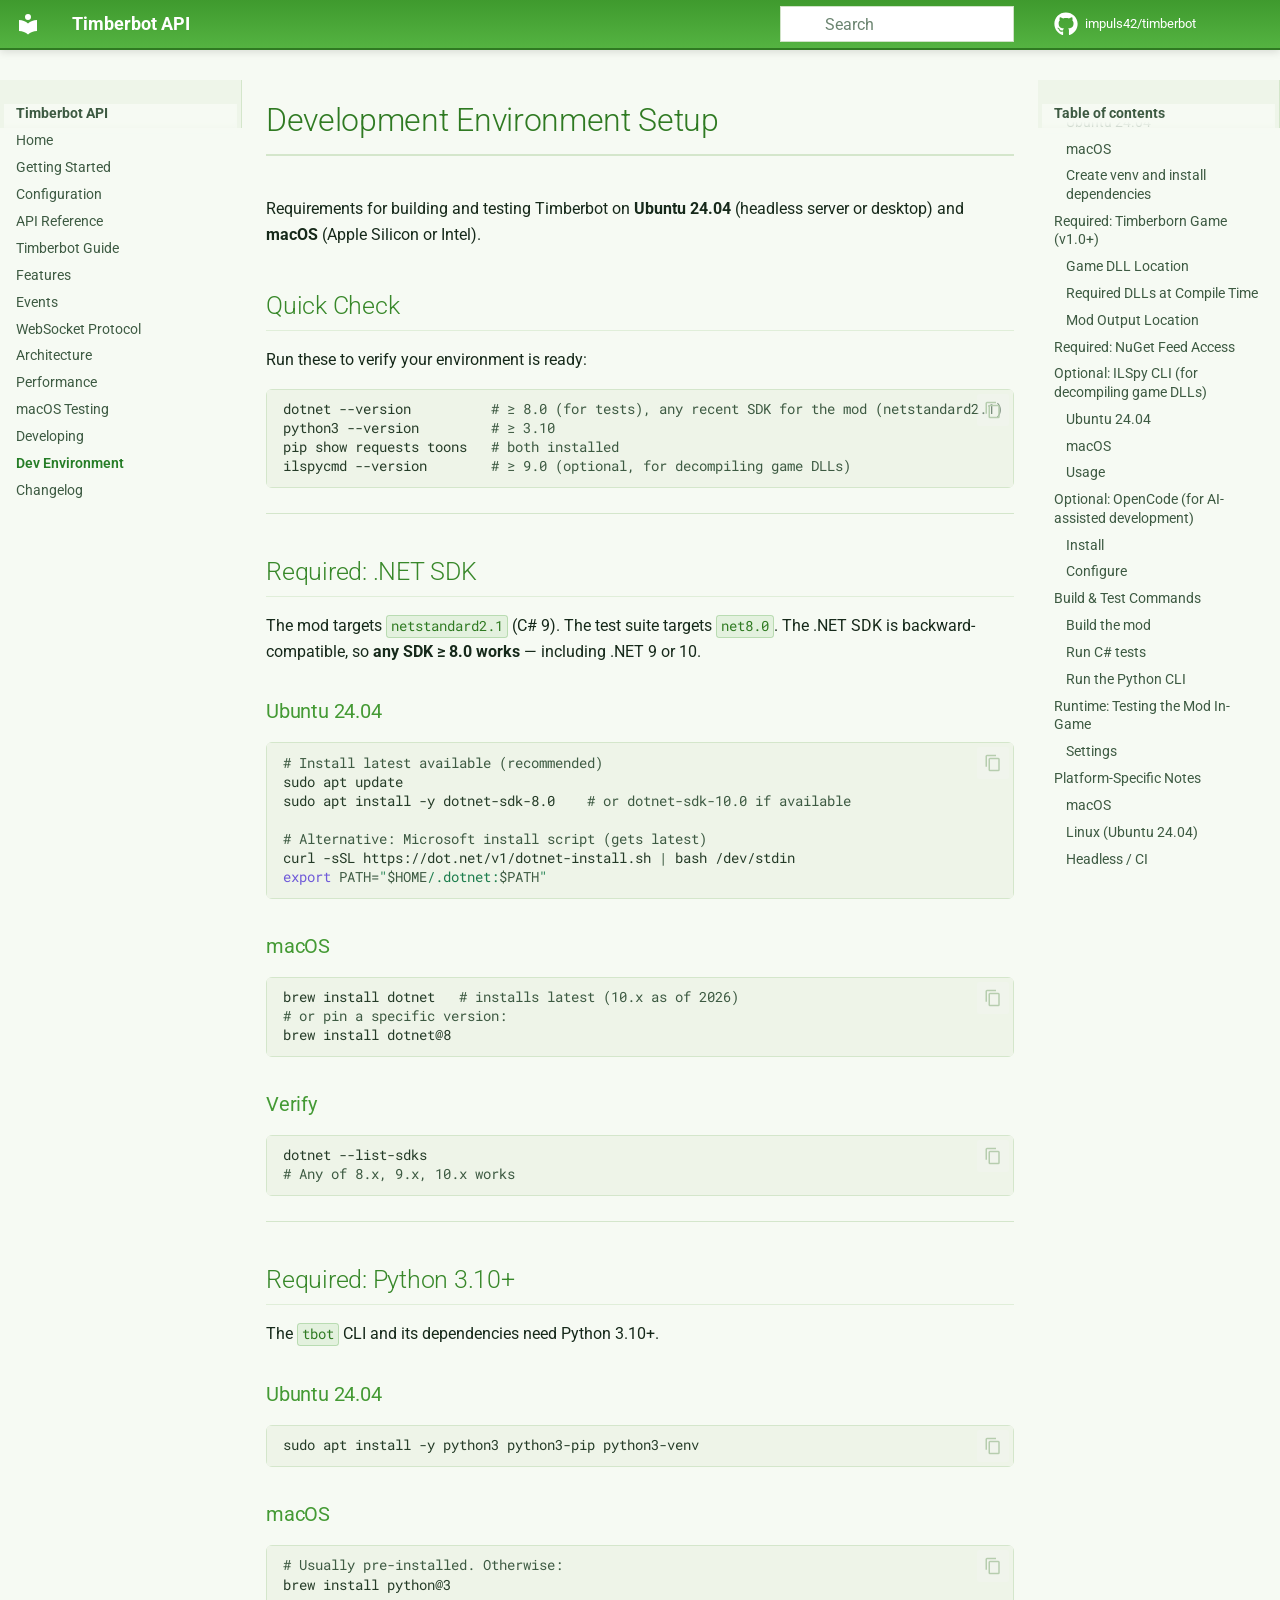
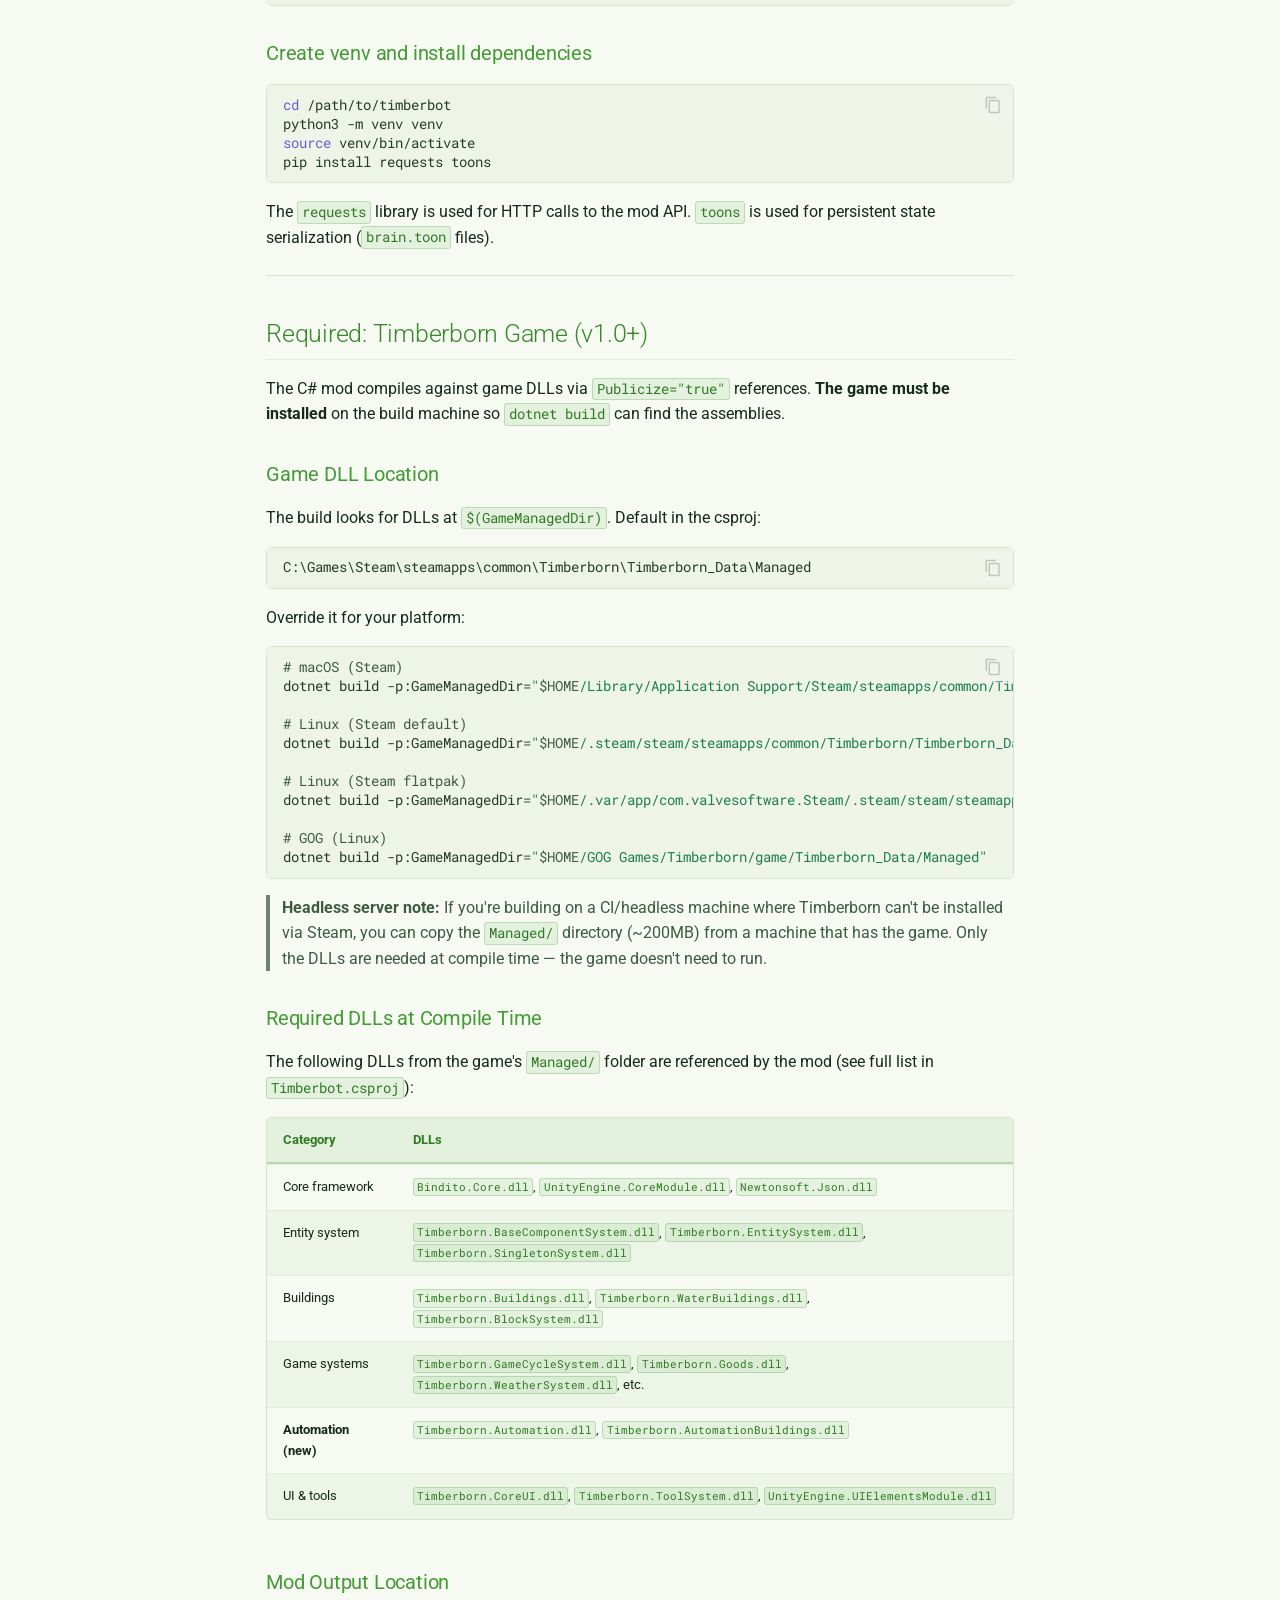
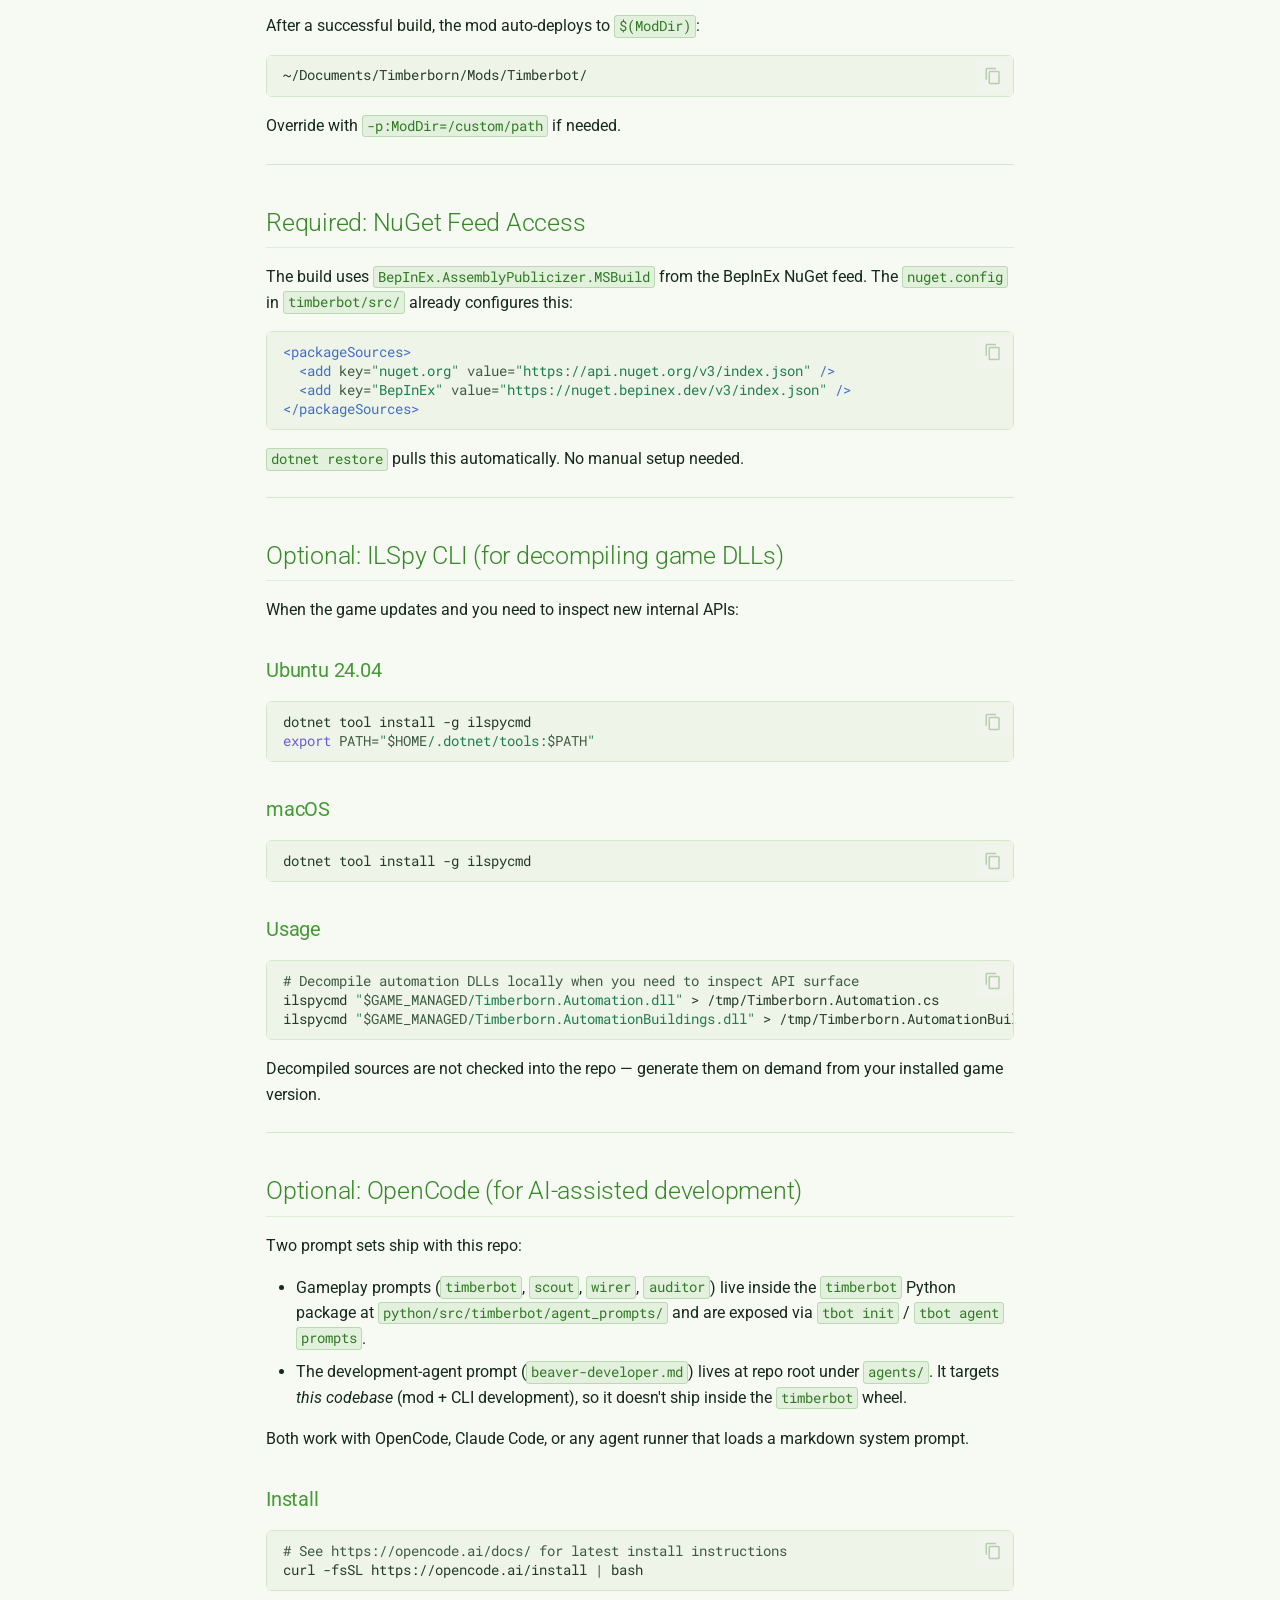
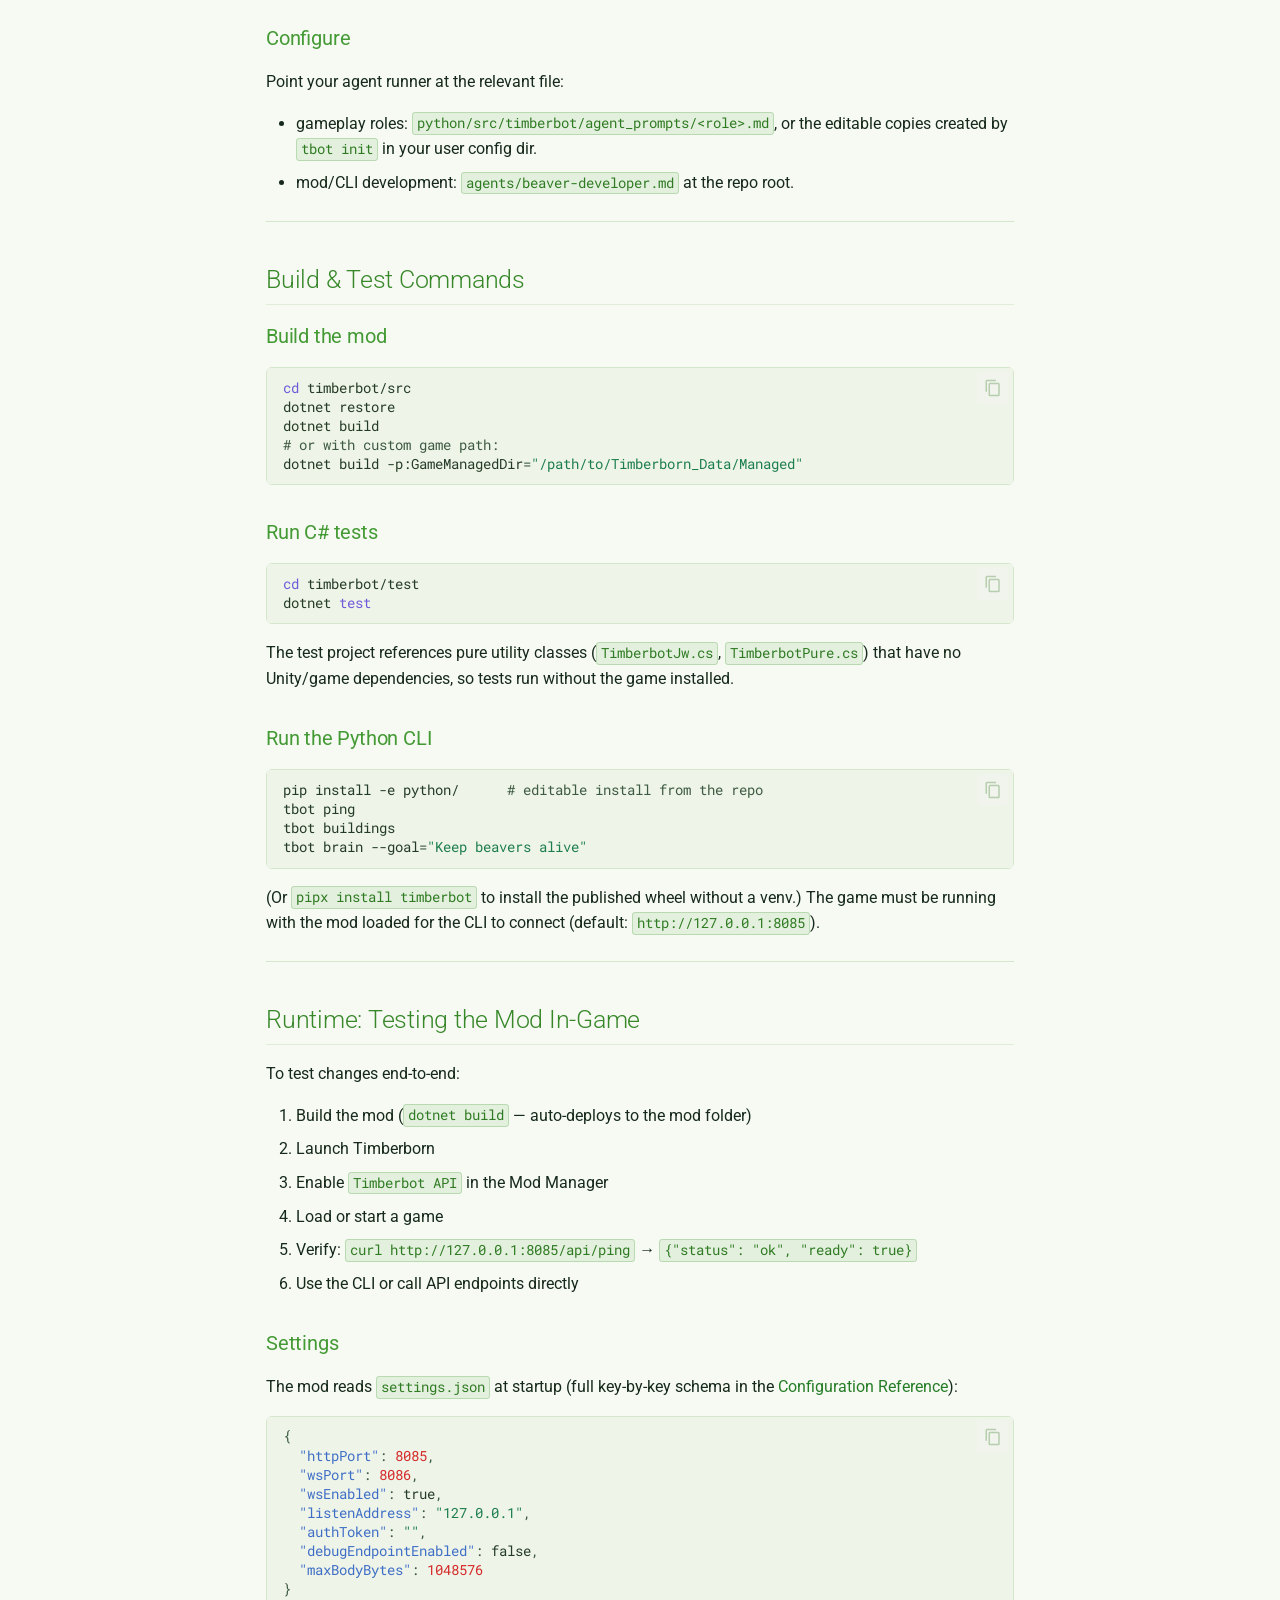
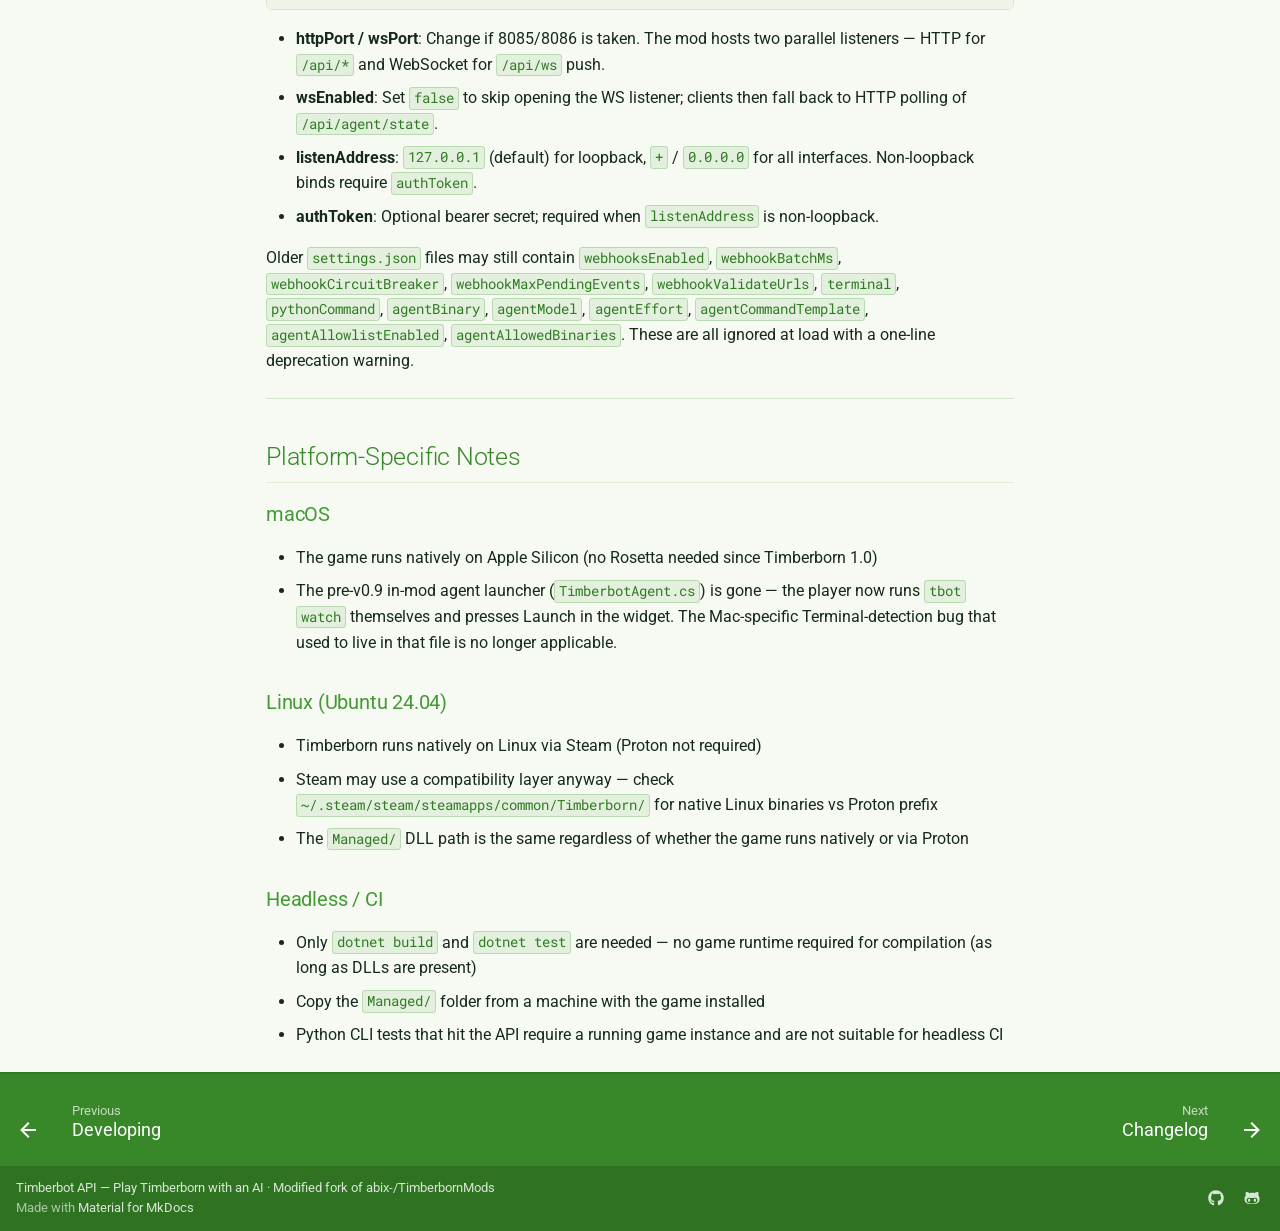
<file: devenv/index.html>
<!doctype html>
<html lang="en" class="no-js">
  <head>
    
      <meta charset="utf-8">
      <meta name="viewport" content="width=device-width,initial-scale=1">
      
        <meta name="description" content="Full read/write HTTP API for controlling Timberborn with AI (modified fork of abix-/TimberbornMods)">
      
      
      
        <link rel="canonical" href="https://impuls42.github.io/timberbot/devenv/">
      
      
        <link rel="prev" href="../developing/">
      
      
        <link rel="next" href="../unreleased/">
      
      
        
      
      
      <link rel="icon" href="../assets/images/favicon.png">
      <meta name="generator" content="mkdocs-1.6.1, mkdocs-material-9.7.7">
    
    
      
        <title>Dev Environment - Timberbot API</title>
      
    
    
      <link rel="stylesheet" href="../assets/stylesheets/main.ec1eaa64.min.css">
      
        
        <link rel="stylesheet" href="../assets/stylesheets/palette.ab4e12ef.min.css">
      
      


    
    
      
    
    
      
        
        
        <link rel="preconnect" href="https://fonts.gstatic.com" crossorigin>
        <link rel="stylesheet" href="https://fonts.googleapis.com/css?family=Roboto:300,300i,400,400i,700,700i%7CRoboto+Mono:400,400i,700,700i&display=fallback">
        <style>:root{--md-text-font:"Roboto";--md-code-font:"Roboto Mono"}</style>
      
    
    
      <link rel="stylesheet" href="../stylesheets/extra.css">
    
    <script>__md_scope=new URL("..",location),__md_hash=e=>[...e].reduce(((e,_)=>(e<<5)-e+_.charCodeAt(0)),0),__md_get=(e,_=localStorage,t=__md_scope)=>JSON.parse(_.getItem(t.pathname+"."+e)),__md_set=(e,_,t=localStorage,a=__md_scope)=>{try{t.setItem(a.pathname+"."+e,JSON.stringify(_))}catch(e){}}</script>
    
      

    
    
  </head>
  
  
    
    
    
    
    
    <body dir="ltr" data-md-color-scheme="default" data-md-color-primary="custom" data-md-color-accent="custom">
  
    
    <input class="md-toggle" data-md-toggle="drawer" type="checkbox" id="__drawer" autocomplete="off">
    <input class="md-toggle" data-md-toggle="search" type="checkbox" id="__search" autocomplete="off">
    <label class="md-overlay" for="__drawer"></label>
    <div data-md-component="skip">
      
        
        <a href="#development-environment-setup" class="md-skip">
          Skip to content
        </a>
      
    </div>
    <div data-md-component="announce">
      
    </div>
    
    
      

  

<header class="md-header md-header--shadow" data-md-component="header">
  <nav class="md-header__inner md-grid" aria-label="Header">
    <a href=".." title="Timberbot API" class="md-header__button md-logo" aria-label="Timberbot API" data-md-component="logo">
      
  
  <svg xmlns="http://www.w3.org/2000/svg" viewBox="0 0 24 24"><path d="M12 8a3 3 0 0 0 3-3 3 3 0 0 0-3-3 3 3 0 0 0-3 3 3 3 0 0 0 3 3m0 3.54C9.64 9.35 6.5 8 3 8v11c3.5 0 6.64 1.35 9 3.54 2.36-2.19 5.5-3.54 9-3.54V8c-3.5 0-6.64 1.35-9 3.54"/></svg>

    </a>
    <label class="md-header__button md-icon" for="__drawer">
      
      <svg xmlns="http://www.w3.org/2000/svg" viewBox="0 0 24 24"><path d="M3 6h18v2H3zm0 5h18v2H3zm0 5h18v2H3z"/></svg>
    </label>
    <div class="md-header__title" data-md-component="header-title">
      <div class="md-header__ellipsis">
        <div class="md-header__topic">
          <span class="md-ellipsis">
            Timberbot API
          </span>
        </div>
        <div class="md-header__topic" data-md-component="header-topic">
          <span class="md-ellipsis">
            
              Dev Environment
            
          </span>
        </div>
      </div>
    </div>
    
      
    
    
    
    
      
      
        <label class="md-header__button md-icon" for="__search">
          
          <svg xmlns="http://www.w3.org/2000/svg" viewBox="0 0 24 24"><path d="M9.5 3A6.5 6.5 0 0 1 16 9.5c0 1.61-.59 3.09-1.56 4.23l.27.27h.79l5 5-1.5 1.5-5-5v-.79l-.27-.27A6.52 6.52 0 0 1 9.5 16 6.5 6.5 0 0 1 3 9.5 6.5 6.5 0 0 1 9.5 3m0 2C7 5 5 7 5 9.5S7 14 9.5 14 14 12 14 9.5 12 5 9.5 5"/></svg>
        </label>
        <div class="md-search" data-md-component="search" role="dialog">
  <label class="md-search__overlay" for="__search"></label>
  <div class="md-search__inner" role="search">
    <form class="md-search__form" name="search">
      <input type="text" class="md-search__input" name="query" aria-label="Search" placeholder="Search" autocapitalize="off" autocorrect="off" autocomplete="off" spellcheck="false" data-md-component="search-query" required>
      <label class="md-search__icon md-icon" for="__search">
        
        <svg xmlns="http://www.w3.org/2000/svg" viewBox="0 0 24 24"><path d="M9.5 3A6.5 6.5 0 0 1 16 9.5c0 1.61-.59 3.09-1.56 4.23l.27.27h.79l5 5-1.5 1.5-5-5v-.79l-.27-.27A6.52 6.52 0 0 1 9.5 16 6.5 6.5 0 0 1 3 9.5 6.5 6.5 0 0 1 9.5 3m0 2C7 5 5 7 5 9.5S7 14 9.5 14 14 12 14 9.5 12 5 9.5 5"/></svg>
        
        <svg xmlns="http://www.w3.org/2000/svg" viewBox="0 0 24 24"><path d="M20 11v2H8l5.5 5.5-1.42 1.42L4.16 12l7.92-7.92L13.5 5.5 8 11z"/></svg>
      </label>
      <nav class="md-search__options" aria-label="Search">
        
        <button type="reset" class="md-search__icon md-icon" title="Clear" aria-label="Clear" tabindex="-1">
          
          <svg xmlns="http://www.w3.org/2000/svg" viewBox="0 0 24 24"><path d="M19 6.41 17.59 5 12 10.59 6.41 5 5 6.41 10.59 12 5 17.59 6.41 19 12 13.41 17.59 19 19 17.59 13.41 12z"/></svg>
        </button>
      </nav>
      
        <div class="md-search__suggest" data-md-component="search-suggest"></div>
      
    </form>
    <div class="md-search__output">
      <div class="md-search__scrollwrap" tabindex="0" data-md-scrollfix>
        <div class="md-search-result" data-md-component="search-result">
          <div class="md-search-result__meta">
            Initializing search
          </div>
          <ol class="md-search-result__list" role="presentation"></ol>
        </div>
      </div>
    </div>
  </div>
</div>
      
    
    
      <div class="md-header__source">
        <a href="https://github.com/impuls42/timberbot" title="Go to repository" class="md-source" data-md-component="source">
  <div class="md-source__icon md-icon">
    
    <svg xmlns="http://www.w3.org/2000/svg" viewBox="0 0 512 512"><!--! Font Awesome Free 7.1.0 by @fontawesome - https://fontawesome.com License - https://fontawesome.com/license/free (Icons: CC BY 4.0, Fonts: SIL OFL 1.1, Code: MIT License) Copyright 2025 Fonticons, Inc.--><path d="M173.9 397.4c0 2-2.3 3.6-5.2 3.6-3.3.3-5.6-1.3-5.6-3.6 0-2 2.3-3.6 5.2-3.6 3-.3 5.6 1.3 5.6 3.6m-31.1-4.5c-.7 2 1.3 4.3 4.3 4.9 2.6 1 5.6 0 6.2-2s-1.3-4.3-4.3-5.2c-2.6-.7-5.5.3-6.2 2.3m44.2-1.7c-2.9.7-4.9 2.6-4.6 4.9.3 2 2.9 3.3 5.9 2.6 2.9-.7 4.9-2.6 4.6-4.6-.3-1.9-3-3.2-5.9-2.9M252.8 8C114.1 8 8 113.3 8 252c0 110.9 69.8 205.8 169.5 239.2 12.8 2.3 17.3-5.6 17.3-12.1 0-6.2-.3-40.4-.3-61.4 0 0-70 15-84.7-29.8 0 0-11.4-29.1-27.8-36.6 0 0-22.9-15.7 1.6-15.4 0 0 24.9 2 38.6 25.8 21.9 38.6 58.6 27.5 72.9 20.9 2.3-16 8.8-27.1 16-33.7-55.9-6.2-112.3-14.3-112.3-110.5 0-27.5 7.6-41.3 23.6-58.9-2.6-6.5-11.1-33.3 2.6-67.9 20.9-6.5 69 27 69 27 20-5.6 41.5-8.5 62.8-8.5s42.8 2.9 62.8 8.5c0 0 48.1-33.6 69-27 13.7 34.7 5.2 61.4 2.6 67.9 16 17.7 25.8 31.5 25.8 58.9 0 96.5-58.9 104.2-114.8 110.5 9.2 7.9 17 22.9 17 46.4 0 33.7-.3 75.4-.3 83.6 0 6.5 4.6 14.4 17.3 12.1C436.2 457.8 504 362.9 504 252 504 113.3 391.5 8 252.8 8M105.2 352.9c-1.3 1-1 3.3.7 5.2 1.6 1.6 3.9 2.3 5.2 1 1.3-1 1-3.3-.7-5.2-1.6-1.6-3.9-2.3-5.2-1m-10.8-8.1c-.7 1.3.3 2.9 2.3 3.9 1.6 1 3.6.7 4.3-.7.7-1.3-.3-2.9-2.3-3.9-2-.6-3.6-.3-4.3.7m32.4 35.6c-1.6 1.3-1 4.3 1.3 6.2 2.3 2.3 5.2 2.6 6.5 1 1.3-1.3.7-4.3-1.3-6.2-2.2-2.3-5.2-2.6-6.5-1m-11.4-14.7c-1.6 1-1.6 3.6 0 5.9s4.3 3.3 5.6 2.3c1.6-1.3 1.6-3.9 0-6.2-1.4-2.3-4-3.3-5.6-2"/></svg>
  </div>
  <div class="md-source__repository">
    impuls42/timberbot
  </div>
</a>
      </div>
    
  </nav>
  
</header>
    
    <div class="md-container" data-md-component="container">
      
      
        
          
        
      
      <main class="md-main" data-md-component="main">
        <div class="md-main__inner md-grid">
          
            
              
              <div class="md-sidebar md-sidebar--primary" data-md-component="sidebar" data-md-type="navigation" >
                <div class="md-sidebar__scrollwrap">
                  <div class="md-sidebar__inner">
                    



<nav class="md-nav md-nav--primary" aria-label="Navigation" data-md-level="0">
  <label class="md-nav__title" for="__drawer">
    <a href=".." title="Timberbot API" class="md-nav__button md-logo" aria-label="Timberbot API" data-md-component="logo">
      
  
  <svg xmlns="http://www.w3.org/2000/svg" viewBox="0 0 24 24"><path d="M12 8a3 3 0 0 0 3-3 3 3 0 0 0-3-3 3 3 0 0 0-3 3 3 3 0 0 0 3 3m0 3.54C9.64 9.35 6.5 8 3 8v11c3.5 0 6.64 1.35 9 3.54 2.36-2.19 5.5-3.54 9-3.54V8c-3.5 0-6.64 1.35-9 3.54"/></svg>

    </a>
    Timberbot API
  </label>
  
    <div class="md-nav__source">
      <a href="https://github.com/impuls42/timberbot" title="Go to repository" class="md-source" data-md-component="source">
  <div class="md-source__icon md-icon">
    
    <svg xmlns="http://www.w3.org/2000/svg" viewBox="0 0 512 512"><!--! Font Awesome Free 7.1.0 by @fontawesome - https://fontawesome.com License - https://fontawesome.com/license/free (Icons: CC BY 4.0, Fonts: SIL OFL 1.1, Code: MIT License) Copyright 2025 Fonticons, Inc.--><path d="M173.9 397.4c0 2-2.3 3.6-5.2 3.6-3.3.3-5.6-1.3-5.6-3.6 0-2 2.3-3.6 5.2-3.6 3-.3 5.6 1.3 5.6 3.6m-31.1-4.5c-.7 2 1.3 4.3 4.3 4.9 2.6 1 5.6 0 6.2-2s-1.3-4.3-4.3-5.2c-2.6-.7-5.5.3-6.2 2.3m44.2-1.7c-2.9.7-4.9 2.6-4.6 4.9.3 2 2.9 3.3 5.9 2.6 2.9-.7 4.9-2.6 4.6-4.6-.3-1.9-3-3.2-5.9-2.9M252.8 8C114.1 8 8 113.3 8 252c0 110.9 69.8 205.8 169.5 239.2 12.8 2.3 17.3-5.6 17.3-12.1 0-6.2-.3-40.4-.3-61.4 0 0-70 15-84.7-29.8 0 0-11.4-29.1-27.8-36.6 0 0-22.9-15.7 1.6-15.4 0 0 24.9 2 38.6 25.8 21.9 38.6 58.6 27.5 72.9 20.9 2.3-16 8.8-27.1 16-33.7-55.9-6.2-112.3-14.3-112.3-110.5 0-27.5 7.6-41.3 23.6-58.9-2.6-6.5-11.1-33.3 2.6-67.9 20.9-6.5 69 27 69 27 20-5.6 41.5-8.5 62.8-8.5s42.8 2.9 62.8 8.5c0 0 48.1-33.6 69-27 13.7 34.7 5.2 61.4 2.6 67.9 16 17.7 25.8 31.5 25.8 58.9 0 96.5-58.9 104.2-114.8 110.5 9.2 7.9 17 22.9 17 46.4 0 33.7-.3 75.4-.3 83.6 0 6.5 4.6 14.4 17.3 12.1C436.2 457.8 504 362.9 504 252 504 113.3 391.5 8 252.8 8M105.2 352.9c-1.3 1-1 3.3.7 5.2 1.6 1.6 3.9 2.3 5.2 1 1.3-1 1-3.3-.7-5.2-1.6-1.6-3.9-2.3-5.2-1m-10.8-8.1c-.7 1.3.3 2.9 2.3 3.9 1.6 1 3.6.7 4.3-.7.7-1.3-.3-2.9-2.3-3.9-2-.6-3.6-.3-4.3.7m32.4 35.6c-1.6 1.3-1 4.3 1.3 6.2 2.3 2.3 5.2 2.6 6.5 1 1.3-1.3.7-4.3-1.3-6.2-2.2-2.3-5.2-2.6-6.5-1m-11.4-14.7c-1.6 1-1.6 3.6 0 5.9s4.3 3.3 5.6 2.3c1.6-1.3 1.6-3.9 0-6.2-1.4-2.3-4-3.3-5.6-2"/></svg>
  </div>
  <div class="md-source__repository">
    impuls42/timberbot
  </div>
</a>
    </div>
  
  <ul class="md-nav__list" data-md-scrollfix>
    
      
      
  
  
  
  
    <li class="md-nav__item">
      <a href=".." class="md-nav__link">
        
  
  
  <span class="md-ellipsis">
    
  
    Home
  

    
  </span>
  
  

      </a>
    </li>
  

    
      
      
  
  
  
  
    <li class="md-nav__item">
      <a href="../getting-started/" class="md-nav__link">
        
  
  
  <span class="md-ellipsis">
    
  
    Getting Started
  

    
  </span>
  
  

      </a>
    </li>
  

    
      
      
  
  
  
  
    <li class="md-nav__item">
      <a href="../configuration/" class="md-nav__link">
        
  
  
  <span class="md-ellipsis">
    
  
    Configuration
  

    
  </span>
  
  

      </a>
    </li>
  

    
      
      
  
  
  
  
    <li class="md-nav__item">
      <a href="../api-reference/" class="md-nav__link">
        
  
  
  <span class="md-ellipsis">
    
  
    API Reference
  

    
  </span>
  
  

      </a>
    </li>
  

    
      
      
  
  
  
  
    <li class="md-nav__item">
      <a href="../timberbot/" class="md-nav__link">
        
  
  
  <span class="md-ellipsis">
    
  
    Timberbot Guide
  

    
  </span>
  
  

      </a>
    </li>
  

    
      
      
  
  
  
  
    <li class="md-nav__item">
      <a href="../features/" class="md-nav__link">
        
  
  
  <span class="md-ellipsis">
    
  
    Features
  

    
  </span>
  
  

      </a>
    </li>
  

    
      
      
  
  
  
  
    <li class="md-nav__item">
      <a href="../events/" class="md-nav__link">
        
  
  
  <span class="md-ellipsis">
    
  
    Events
  

    
  </span>
  
  

      </a>
    </li>
  

    
      
      
  
  
  
  
    <li class="md-nav__item">
      <a href="../websocket-protocol/" class="md-nav__link">
        
  
  
  <span class="md-ellipsis">
    
  
    WebSocket Protocol
  

    
  </span>
  
  

      </a>
    </li>
  

    
      
      
  
  
  
  
    <li class="md-nav__item">
      <a href="../architecture/" class="md-nav__link">
        
  
  
  <span class="md-ellipsis">
    
  
    Architecture
  

    
  </span>
  
  

      </a>
    </li>
  

    
      
      
  
  
  
  
    <li class="md-nav__item">
      <a href="../performance/" class="md-nav__link">
        
  
  
  <span class="md-ellipsis">
    
  
    Performance
  

    
  </span>
  
  

      </a>
    </li>
  

    
      
      
  
  
  
  
    <li class="md-nav__item">
      <a href="../macos-testing/" class="md-nav__link">
        
  
  
  <span class="md-ellipsis">
    
  
    macOS Testing
  

    
  </span>
  
  

      </a>
    </li>
  

    
      
      
  
  
  
  
    <li class="md-nav__item">
      <a href="../developing/" class="md-nav__link">
        
  
  
  <span class="md-ellipsis">
    
  
    Developing
  

    
  </span>
  
  

      </a>
    </li>
  

    
      
      
  
  
    
  
  
  
    <li class="md-nav__item md-nav__item--active">
      
      <input class="md-nav__toggle md-toggle" type="checkbox" id="__toc">
      
      
        
      
      
        <label class="md-nav__link md-nav__link--active" for="__toc">
          
  
  
  <span class="md-ellipsis">
    
  
    Dev Environment
  

    
  </span>
  
  

          <span class="md-nav__icon md-icon"></span>
        </label>
      
      <a href="./" class="md-nav__link md-nav__link--active">
        
  
  
  <span class="md-ellipsis">
    
  
    Dev Environment
  

    
  </span>
  
  

      </a>
      
        

<nav class="md-nav md-nav--secondary" aria-label="Table of contents">
  
  
  
    
  
  
    <label class="md-nav__title" for="__toc">
      <span class="md-nav__icon md-icon"></span>
      Table of contents
    </label>
    <ul class="md-nav__list" data-md-component="toc" data-md-scrollfix>
      
        <li class="md-nav__item">
  <a href="#quick-check" class="md-nav__link">
    <span class="md-ellipsis">
      
        Quick Check
      
    </span>
  </a>
  
</li>
      
        <li class="md-nav__item">
  <a href="#required-net-sdk" class="md-nav__link">
    <span class="md-ellipsis">
      
        Required: .NET SDK
      
    </span>
  </a>
  
    <nav class="md-nav" aria-label="Required: .NET SDK">
      <ul class="md-nav__list">
        
          <li class="md-nav__item">
  <a href="#ubuntu-2404" class="md-nav__link">
    <span class="md-ellipsis">
      
        Ubuntu 24.04
      
    </span>
  </a>
  
</li>
        
          <li class="md-nav__item">
  <a href="#macos" class="md-nav__link">
    <span class="md-ellipsis">
      
        macOS
      
    </span>
  </a>
  
</li>
        
          <li class="md-nav__item">
  <a href="#verify" class="md-nav__link">
    <span class="md-ellipsis">
      
        Verify
      
    </span>
  </a>
  
</li>
        
      </ul>
    </nav>
  
</li>
      
        <li class="md-nav__item">
  <a href="#required-python-310" class="md-nav__link">
    <span class="md-ellipsis">
      
        Required: Python 3.10+
      
    </span>
  </a>
  
    <nav class="md-nav" aria-label="Required: Python 3.10+">
      <ul class="md-nav__list">
        
          <li class="md-nav__item">
  <a href="#ubuntu-2404_1" class="md-nav__link">
    <span class="md-ellipsis">
      
        Ubuntu 24.04
      
    </span>
  </a>
  
</li>
        
          <li class="md-nav__item">
  <a href="#macos_1" class="md-nav__link">
    <span class="md-ellipsis">
      
        macOS
      
    </span>
  </a>
  
</li>
        
          <li class="md-nav__item">
  <a href="#create-venv-and-install-dependencies" class="md-nav__link">
    <span class="md-ellipsis">
      
        Create venv and install dependencies
      
    </span>
  </a>
  
</li>
        
      </ul>
    </nav>
  
</li>
      
        <li class="md-nav__item">
  <a href="#required-timberborn-game-v10" class="md-nav__link">
    <span class="md-ellipsis">
      
        Required: Timberborn Game (v1.0+)
      
    </span>
  </a>
  
    <nav class="md-nav" aria-label="Required: Timberborn Game (v1.0+)">
      <ul class="md-nav__list">
        
          <li class="md-nav__item">
  <a href="#game-dll-location" class="md-nav__link">
    <span class="md-ellipsis">
      
        Game DLL Location
      
    </span>
  </a>
  
</li>
        
          <li class="md-nav__item">
  <a href="#required-dlls-at-compile-time" class="md-nav__link">
    <span class="md-ellipsis">
      
        Required DLLs at Compile Time
      
    </span>
  </a>
  
</li>
        
          <li class="md-nav__item">
  <a href="#mod-output-location" class="md-nav__link">
    <span class="md-ellipsis">
      
        Mod Output Location
      
    </span>
  </a>
  
</li>
        
      </ul>
    </nav>
  
</li>
      
        <li class="md-nav__item">
  <a href="#required-nuget-feed-access" class="md-nav__link">
    <span class="md-ellipsis">
      
        Required: NuGet Feed Access
      
    </span>
  </a>
  
</li>
      
        <li class="md-nav__item">
  <a href="#optional-ilspy-cli-for-decompiling-game-dlls" class="md-nav__link">
    <span class="md-ellipsis">
      
        Optional: ILSpy CLI (for decompiling game DLLs)
      
    </span>
  </a>
  
    <nav class="md-nav" aria-label="Optional: ILSpy CLI (for decompiling game DLLs)">
      <ul class="md-nav__list">
        
          <li class="md-nav__item">
  <a href="#ubuntu-2404_2" class="md-nav__link">
    <span class="md-ellipsis">
      
        Ubuntu 24.04
      
    </span>
  </a>
  
</li>
        
          <li class="md-nav__item">
  <a href="#macos_2" class="md-nav__link">
    <span class="md-ellipsis">
      
        macOS
      
    </span>
  </a>
  
</li>
        
          <li class="md-nav__item">
  <a href="#usage" class="md-nav__link">
    <span class="md-ellipsis">
      
        Usage
      
    </span>
  </a>
  
</li>
        
      </ul>
    </nav>
  
</li>
      
        <li class="md-nav__item">
  <a href="#optional-opencode-for-ai-assisted-development" class="md-nav__link">
    <span class="md-ellipsis">
      
        Optional: OpenCode (for AI-assisted development)
      
    </span>
  </a>
  
    <nav class="md-nav" aria-label="Optional: OpenCode (for AI-assisted development)">
      <ul class="md-nav__list">
        
          <li class="md-nav__item">
  <a href="#install" class="md-nav__link">
    <span class="md-ellipsis">
      
        Install
      
    </span>
  </a>
  
</li>
        
          <li class="md-nav__item">
  <a href="#configure" class="md-nav__link">
    <span class="md-ellipsis">
      
        Configure
      
    </span>
  </a>
  
</li>
        
      </ul>
    </nav>
  
</li>
      
        <li class="md-nav__item">
  <a href="#build-test-commands" class="md-nav__link">
    <span class="md-ellipsis">
      
        Build &amp; Test Commands
      
    </span>
  </a>
  
    <nav class="md-nav" aria-label="Build &amp; Test Commands">
      <ul class="md-nav__list">
        
          <li class="md-nav__item">
  <a href="#build-the-mod" class="md-nav__link">
    <span class="md-ellipsis">
      
        Build the mod
      
    </span>
  </a>
  
</li>
        
          <li class="md-nav__item">
  <a href="#run-c-tests" class="md-nav__link">
    <span class="md-ellipsis">
      
        Run C# tests
      
    </span>
  </a>
  
</li>
        
          <li class="md-nav__item">
  <a href="#run-the-python-cli" class="md-nav__link">
    <span class="md-ellipsis">
      
        Run the Python CLI
      
    </span>
  </a>
  
</li>
        
      </ul>
    </nav>
  
</li>
      
        <li class="md-nav__item">
  <a href="#runtime-testing-the-mod-in-game" class="md-nav__link">
    <span class="md-ellipsis">
      
        Runtime: Testing the Mod In-Game
      
    </span>
  </a>
  
    <nav class="md-nav" aria-label="Runtime: Testing the Mod In-Game">
      <ul class="md-nav__list">
        
          <li class="md-nav__item">
  <a href="#settings" class="md-nav__link">
    <span class="md-ellipsis">
      
        Settings
      
    </span>
  </a>
  
</li>
        
      </ul>
    </nav>
  
</li>
      
        <li class="md-nav__item">
  <a href="#platform-specific-notes" class="md-nav__link">
    <span class="md-ellipsis">
      
        Platform-Specific Notes
      
    </span>
  </a>
  
    <nav class="md-nav" aria-label="Platform-Specific Notes">
      <ul class="md-nav__list">
        
          <li class="md-nav__item">
  <a href="#macos_3" class="md-nav__link">
    <span class="md-ellipsis">
      
        macOS
      
    </span>
  </a>
  
</li>
        
          <li class="md-nav__item">
  <a href="#linux-ubuntu-2404" class="md-nav__link">
    <span class="md-ellipsis">
      
        Linux (Ubuntu 24.04)
      
    </span>
  </a>
  
</li>
        
          <li class="md-nav__item">
  <a href="#headless-ci" class="md-nav__link">
    <span class="md-ellipsis">
      
        Headless / CI
      
    </span>
  </a>
  
</li>
        
      </ul>
    </nav>
  
</li>
      
    </ul>
  
</nav>
      
    </li>
  

    
      
      
  
  
  
  
    <li class="md-nav__item">
      <a href="../unreleased/" class="md-nav__link">
        
  
  
  <span class="md-ellipsis">
    
  
    Changelog
  

    
  </span>
  
  

      </a>
    </li>
  

    
  </ul>
</nav>
                  </div>
                </div>
              </div>
            
            
              
              <div class="md-sidebar md-sidebar--secondary" data-md-component="sidebar" data-md-type="toc" >
                <div class="md-sidebar__scrollwrap">
                  <div class="md-sidebar__inner">
                    

<nav class="md-nav md-nav--secondary" aria-label="Table of contents">
  
  
  
    
  
  
    <label class="md-nav__title" for="__toc">
      <span class="md-nav__icon md-icon"></span>
      Table of contents
    </label>
    <ul class="md-nav__list" data-md-component="toc" data-md-scrollfix>
      
        <li class="md-nav__item">
  <a href="#quick-check" class="md-nav__link">
    <span class="md-ellipsis">
      
        Quick Check
      
    </span>
  </a>
  
</li>
      
        <li class="md-nav__item">
  <a href="#required-net-sdk" class="md-nav__link">
    <span class="md-ellipsis">
      
        Required: .NET SDK
      
    </span>
  </a>
  
    <nav class="md-nav" aria-label="Required: .NET SDK">
      <ul class="md-nav__list">
        
          <li class="md-nav__item">
  <a href="#ubuntu-2404" class="md-nav__link">
    <span class="md-ellipsis">
      
        Ubuntu 24.04
      
    </span>
  </a>
  
</li>
        
          <li class="md-nav__item">
  <a href="#macos" class="md-nav__link">
    <span class="md-ellipsis">
      
        macOS
      
    </span>
  </a>
  
</li>
        
          <li class="md-nav__item">
  <a href="#verify" class="md-nav__link">
    <span class="md-ellipsis">
      
        Verify
      
    </span>
  </a>
  
</li>
        
      </ul>
    </nav>
  
</li>
      
        <li class="md-nav__item">
  <a href="#required-python-310" class="md-nav__link">
    <span class="md-ellipsis">
      
        Required: Python 3.10+
      
    </span>
  </a>
  
    <nav class="md-nav" aria-label="Required: Python 3.10+">
      <ul class="md-nav__list">
        
          <li class="md-nav__item">
  <a href="#ubuntu-2404_1" class="md-nav__link">
    <span class="md-ellipsis">
      
        Ubuntu 24.04
      
    </span>
  </a>
  
</li>
        
          <li class="md-nav__item">
  <a href="#macos_1" class="md-nav__link">
    <span class="md-ellipsis">
      
        macOS
      
    </span>
  </a>
  
</li>
        
          <li class="md-nav__item">
  <a href="#create-venv-and-install-dependencies" class="md-nav__link">
    <span class="md-ellipsis">
      
        Create venv and install dependencies
      
    </span>
  </a>
  
</li>
        
      </ul>
    </nav>
  
</li>
      
        <li class="md-nav__item">
  <a href="#required-timberborn-game-v10" class="md-nav__link">
    <span class="md-ellipsis">
      
        Required: Timberborn Game (v1.0+)
      
    </span>
  </a>
  
    <nav class="md-nav" aria-label="Required: Timberborn Game (v1.0+)">
      <ul class="md-nav__list">
        
          <li class="md-nav__item">
  <a href="#game-dll-location" class="md-nav__link">
    <span class="md-ellipsis">
      
        Game DLL Location
      
    </span>
  </a>
  
</li>
        
          <li class="md-nav__item">
  <a href="#required-dlls-at-compile-time" class="md-nav__link">
    <span class="md-ellipsis">
      
        Required DLLs at Compile Time
      
    </span>
  </a>
  
</li>
        
          <li class="md-nav__item">
  <a href="#mod-output-location" class="md-nav__link">
    <span class="md-ellipsis">
      
        Mod Output Location
      
    </span>
  </a>
  
</li>
        
      </ul>
    </nav>
  
</li>
      
        <li class="md-nav__item">
  <a href="#required-nuget-feed-access" class="md-nav__link">
    <span class="md-ellipsis">
      
        Required: NuGet Feed Access
      
    </span>
  </a>
  
</li>
      
        <li class="md-nav__item">
  <a href="#optional-ilspy-cli-for-decompiling-game-dlls" class="md-nav__link">
    <span class="md-ellipsis">
      
        Optional: ILSpy CLI (for decompiling game DLLs)
      
    </span>
  </a>
  
    <nav class="md-nav" aria-label="Optional: ILSpy CLI (for decompiling game DLLs)">
      <ul class="md-nav__list">
        
          <li class="md-nav__item">
  <a href="#ubuntu-2404_2" class="md-nav__link">
    <span class="md-ellipsis">
      
        Ubuntu 24.04
      
    </span>
  </a>
  
</li>
        
          <li class="md-nav__item">
  <a href="#macos_2" class="md-nav__link">
    <span class="md-ellipsis">
      
        macOS
      
    </span>
  </a>
  
</li>
        
          <li class="md-nav__item">
  <a href="#usage" class="md-nav__link">
    <span class="md-ellipsis">
      
        Usage
      
    </span>
  </a>
  
</li>
        
      </ul>
    </nav>
  
</li>
      
        <li class="md-nav__item">
  <a href="#optional-opencode-for-ai-assisted-development" class="md-nav__link">
    <span class="md-ellipsis">
      
        Optional: OpenCode (for AI-assisted development)
      
    </span>
  </a>
  
    <nav class="md-nav" aria-label="Optional: OpenCode (for AI-assisted development)">
      <ul class="md-nav__list">
        
          <li class="md-nav__item">
  <a href="#install" class="md-nav__link">
    <span class="md-ellipsis">
      
        Install
      
    </span>
  </a>
  
</li>
        
          <li class="md-nav__item">
  <a href="#configure" class="md-nav__link">
    <span class="md-ellipsis">
      
        Configure
      
    </span>
  </a>
  
</li>
        
      </ul>
    </nav>
  
</li>
      
        <li class="md-nav__item">
  <a href="#build-test-commands" class="md-nav__link">
    <span class="md-ellipsis">
      
        Build &amp; Test Commands
      
    </span>
  </a>
  
    <nav class="md-nav" aria-label="Build &amp; Test Commands">
      <ul class="md-nav__list">
        
          <li class="md-nav__item">
  <a href="#build-the-mod" class="md-nav__link">
    <span class="md-ellipsis">
      
        Build the mod
      
    </span>
  </a>
  
</li>
        
          <li class="md-nav__item">
  <a href="#run-c-tests" class="md-nav__link">
    <span class="md-ellipsis">
      
        Run C# tests
      
    </span>
  </a>
  
</li>
        
          <li class="md-nav__item">
  <a href="#run-the-python-cli" class="md-nav__link">
    <span class="md-ellipsis">
      
        Run the Python CLI
      
    </span>
  </a>
  
</li>
        
      </ul>
    </nav>
  
</li>
      
        <li class="md-nav__item">
  <a href="#runtime-testing-the-mod-in-game" class="md-nav__link">
    <span class="md-ellipsis">
      
        Runtime: Testing the Mod In-Game
      
    </span>
  </a>
  
    <nav class="md-nav" aria-label="Runtime: Testing the Mod In-Game">
      <ul class="md-nav__list">
        
          <li class="md-nav__item">
  <a href="#settings" class="md-nav__link">
    <span class="md-ellipsis">
      
        Settings
      
    </span>
  </a>
  
</li>
        
      </ul>
    </nav>
  
</li>
      
        <li class="md-nav__item">
  <a href="#platform-specific-notes" class="md-nav__link">
    <span class="md-ellipsis">
      
        Platform-Specific Notes
      
    </span>
  </a>
  
    <nav class="md-nav" aria-label="Platform-Specific Notes">
      <ul class="md-nav__list">
        
          <li class="md-nav__item">
  <a href="#macos_3" class="md-nav__link">
    <span class="md-ellipsis">
      
        macOS
      
    </span>
  </a>
  
</li>
        
          <li class="md-nav__item">
  <a href="#linux-ubuntu-2404" class="md-nav__link">
    <span class="md-ellipsis">
      
        Linux (Ubuntu 24.04)
      
    </span>
  </a>
  
</li>
        
          <li class="md-nav__item">
  <a href="#headless-ci" class="md-nav__link">
    <span class="md-ellipsis">
      
        Headless / CI
      
    </span>
  </a>
  
</li>
        
      </ul>
    </nav>
  
</li>
      
    </ul>
  
</nav>
                  </div>
                </div>
              </div>
            
          
          
            <div class="md-content" data-md-component="content">
              
              <article class="md-content__inner md-typeset">
                
                  


  
  


<h1 id="development-environment-setup">Development Environment Setup<a class="headerlink" href="#development-environment-setup" title="Permanent link">&para;</a></h1>
<p>Requirements for building and testing Timberbot on <strong>Ubuntu 24.04</strong> (headless server or desktop) and <strong>macOS</strong> (Apple Silicon or Intel).</p>
<h2 id="quick-check">Quick Check<a class="headerlink" href="#quick-check" title="Permanent link">&para;</a></h2>
<p>Run these to verify your environment is ready:</p>
<div class="language-bash highlight"><pre><span></span><code><span id="__span-0-1"><a id="__codelineno-0-1" name="__codelineno-0-1" href="#__codelineno-0-1"></a>dotnet<span class="w"> </span>--version<span class="w">          </span><span class="c1"># ≥ 8.0 (for tests), any recent SDK for the mod (netstandard2.1)</span>
</span><span id="__span-0-2"><a id="__codelineno-0-2" name="__codelineno-0-2" href="#__codelineno-0-2"></a>python3<span class="w"> </span>--version<span class="w">         </span><span class="c1"># ≥ 3.10</span>
</span><span id="__span-0-3"><a id="__codelineno-0-3" name="__codelineno-0-3" href="#__codelineno-0-3"></a>pip<span class="w"> </span>show<span class="w"> </span>requests<span class="w"> </span>toons<span class="w">   </span><span class="c1"># both installed</span>
</span><span id="__span-0-4"><a id="__codelineno-0-4" name="__codelineno-0-4" href="#__codelineno-0-4"></a>ilspycmd<span class="w"> </span>--version<span class="w">        </span><span class="c1"># ≥ 9.0 (optional, for decompiling game DLLs)</span>
</span></code></pre></div>
<hr />
<h2 id="required-net-sdk">Required: .NET SDK<a class="headerlink" href="#required-net-sdk" title="Permanent link">&para;</a></h2>
<p>The mod targets <code>netstandard2.1</code> (C# 9). The test suite targets <code>net8.0</code>. The .NET SDK is backward-compatible, so <strong>any SDK ≥ 8.0 works</strong> — including .NET 9 or 10.</p>
<h3 id="ubuntu-2404">Ubuntu 24.04<a class="headerlink" href="#ubuntu-2404" title="Permanent link">&para;</a></h3>
<div class="language-bash highlight"><pre><span></span><code><span id="__span-1-1"><a id="__codelineno-1-1" name="__codelineno-1-1" href="#__codelineno-1-1"></a><span class="c1"># Install latest available (recommended)</span>
</span><span id="__span-1-2"><a id="__codelineno-1-2" name="__codelineno-1-2" href="#__codelineno-1-2"></a>sudo<span class="w"> </span>apt<span class="w"> </span>update
</span><span id="__span-1-3"><a id="__codelineno-1-3" name="__codelineno-1-3" href="#__codelineno-1-3"></a>sudo<span class="w"> </span>apt<span class="w"> </span>install<span class="w"> </span>-y<span class="w"> </span>dotnet-sdk-8.0<span class="w">    </span><span class="c1"># or dotnet-sdk-10.0 if available</span>
</span><span id="__span-1-4"><a id="__codelineno-1-4" name="__codelineno-1-4" href="#__codelineno-1-4"></a>
</span><span id="__span-1-5"><a id="__codelineno-1-5" name="__codelineno-1-5" href="#__codelineno-1-5"></a><span class="c1"># Alternative: Microsoft install script (gets latest)</span>
</span><span id="__span-1-6"><a id="__codelineno-1-6" name="__codelineno-1-6" href="#__codelineno-1-6"></a>curl<span class="w"> </span>-sSL<span class="w"> </span>https://dot.net/v1/dotnet-install.sh<span class="w"> </span><span class="p">|</span><span class="w"> </span>bash<span class="w"> </span>/dev/stdin
</span><span id="__span-1-7"><a id="__codelineno-1-7" name="__codelineno-1-7" href="#__codelineno-1-7"></a><span class="nb">export</span><span class="w"> </span><span class="nv">PATH</span><span class="o">=</span><span class="s2">"</span><span class="nv">$HOME</span><span class="s2">/.dotnet:</span><span class="nv">$PATH</span><span class="s2">"</span>
</span></code></pre></div>
<h3 id="macos">macOS<a class="headerlink" href="#macos" title="Permanent link">&para;</a></h3>
<div class="language-bash highlight"><pre><span></span><code><span id="__span-2-1"><a id="__codelineno-2-1" name="__codelineno-2-1" href="#__codelineno-2-1"></a>brew<span class="w"> </span>install<span class="w"> </span>dotnet<span class="w">   </span><span class="c1"># installs latest (10.x as of 2026)</span>
</span><span id="__span-2-2"><a id="__codelineno-2-2" name="__codelineno-2-2" href="#__codelineno-2-2"></a><span class="c1"># or pin a specific version:</span>
</span><span id="__span-2-3"><a id="__codelineno-2-3" name="__codelineno-2-3" href="#__codelineno-2-3"></a>brew<span class="w"> </span>install<span class="w"> </span>dotnet@8
</span></code></pre></div>
<h3 id="verify">Verify<a class="headerlink" href="#verify" title="Permanent link">&para;</a></h3>
<div class="language-bash highlight"><pre><span></span><code><span id="__span-3-1"><a id="__codelineno-3-1" name="__codelineno-3-1" href="#__codelineno-3-1"></a>dotnet<span class="w"> </span>--list-sdks
</span><span id="__span-3-2"><a id="__codelineno-3-2" name="__codelineno-3-2" href="#__codelineno-3-2"></a><span class="c1"># Any of 8.x, 9.x, 10.x works</span>
</span></code></pre></div>
<hr />
<h2 id="required-python-310">Required: Python 3.10+<a class="headerlink" href="#required-python-310" title="Permanent link">&para;</a></h2>
<p>The <code>tbot</code> CLI and its dependencies need Python 3.10+.</p>
<h3 id="ubuntu-2404_1">Ubuntu 24.04<a class="headerlink" href="#ubuntu-2404_1" title="Permanent link">&para;</a></h3>
<div class="language-bash highlight"><pre><span></span><code><span id="__span-4-1"><a id="__codelineno-4-1" name="__codelineno-4-1" href="#__codelineno-4-1"></a>sudo<span class="w"> </span>apt<span class="w"> </span>install<span class="w"> </span>-y<span class="w"> </span>python3<span class="w"> </span>python3-pip<span class="w"> </span>python3-venv
</span></code></pre></div>
<h3 id="macos_1">macOS<a class="headerlink" href="#macos_1" title="Permanent link">&para;</a></h3>
<div class="language-bash highlight"><pre><span></span><code><span id="__span-5-1"><a id="__codelineno-5-1" name="__codelineno-5-1" href="#__codelineno-5-1"></a><span class="c1"># Usually pre-installed. Otherwise:</span>
</span><span id="__span-5-2"><a id="__codelineno-5-2" name="__codelineno-5-2" href="#__codelineno-5-2"></a>brew<span class="w"> </span>install<span class="w"> </span>python@3
</span></code></pre></div>
<h3 id="create-venv-and-install-dependencies">Create venv and install dependencies<a class="headerlink" href="#create-venv-and-install-dependencies" title="Permanent link">&para;</a></h3>
<div class="language-bash highlight"><pre><span></span><code><span id="__span-6-1"><a id="__codelineno-6-1" name="__codelineno-6-1" href="#__codelineno-6-1"></a><span class="nb">cd</span><span class="w"> </span>/path/to/timberbot
</span><span id="__span-6-2"><a id="__codelineno-6-2" name="__codelineno-6-2" href="#__codelineno-6-2"></a>python3<span class="w"> </span>-m<span class="w"> </span>venv<span class="w"> </span>venv
</span><span id="__span-6-3"><a id="__codelineno-6-3" name="__codelineno-6-3" href="#__codelineno-6-3"></a><span class="nb">source</span><span class="w"> </span>venv/bin/activate
</span><span id="__span-6-4"><a id="__codelineno-6-4" name="__codelineno-6-4" href="#__codelineno-6-4"></a>pip<span class="w"> </span>install<span class="w"> </span>requests<span class="w"> </span>toons
</span></code></pre></div>
<p>The <code>requests</code> library is used for HTTP calls to the mod API. <code>toons</code> is used for persistent state serialization (<code>brain.toon</code> files).</p>
<hr />
<h2 id="required-timberborn-game-v10">Required: Timberborn Game (v1.0+)<a class="headerlink" href="#required-timberborn-game-v10" title="Permanent link">&para;</a></h2>
<p>The C# mod compiles against game DLLs via <code>Publicize="true"</code> references. <strong>The game must be installed</strong> on the build machine so <code>dotnet build</code> can find the assemblies.</p>
<h3 id="game-dll-location">Game DLL Location<a class="headerlink" href="#game-dll-location" title="Permanent link">&para;</a></h3>
<p>The build looks for DLLs at <code>$(GameManagedDir)</code>. Default in the csproj:</p>
<div class="language-text highlight"><pre><span></span><code><span id="__span-7-1"><a id="__codelineno-7-1" name="__codelineno-7-1" href="#__codelineno-7-1"></a>C:\Games\Steam\steamapps\common\Timberborn\Timberborn_Data\Managed
</span></code></pre></div>
<p>Override it for your platform:</p>
<div class="language-bash highlight"><pre><span></span><code><span id="__span-8-1"><a id="__codelineno-8-1" name="__codelineno-8-1" href="#__codelineno-8-1"></a><span class="c1"># macOS (Steam)</span>
</span><span id="__span-8-2"><a id="__codelineno-8-2" name="__codelineno-8-2" href="#__codelineno-8-2"></a>dotnet<span class="w"> </span>build<span class="w"> </span>-p:GameManagedDir<span class="o">=</span><span class="s2">"</span><span class="nv">$HOME</span><span class="s2">/Library/Application Support/Steam/steamapps/common/Timberborn/Timberborn.app/Contents/Resources/Data/Managed"</span>
</span><span id="__span-8-3"><a id="__codelineno-8-3" name="__codelineno-8-3" href="#__codelineno-8-3"></a>
</span><span id="__span-8-4"><a id="__codelineno-8-4" name="__codelineno-8-4" href="#__codelineno-8-4"></a><span class="c1"># Linux (Steam default)</span>
</span><span id="__span-8-5"><a id="__codelineno-8-5" name="__codelineno-8-5" href="#__codelineno-8-5"></a>dotnet<span class="w"> </span>build<span class="w"> </span>-p:GameManagedDir<span class="o">=</span><span class="s2">"</span><span class="nv">$HOME</span><span class="s2">/.steam/steam/steamapps/common/Timberborn/Timberborn_Data/Managed"</span>
</span><span id="__span-8-6"><a id="__codelineno-8-6" name="__codelineno-8-6" href="#__codelineno-8-6"></a>
</span><span id="__span-8-7"><a id="__codelineno-8-7" name="__codelineno-8-7" href="#__codelineno-8-7"></a><span class="c1"># Linux (Steam flatpak)</span>
</span><span id="__span-8-8"><a id="__codelineno-8-8" name="__codelineno-8-8" href="#__codelineno-8-8"></a>dotnet<span class="w"> </span>build<span class="w"> </span>-p:GameManagedDir<span class="o">=</span><span class="s2">"</span><span class="nv">$HOME</span><span class="s2">/.var/app/com.valvesoftware.Steam/.steam/steam/steamapps/common/Timberborn/Timberborn_Data/Managed"</span>
</span><span id="__span-8-9"><a id="__codelineno-8-9" name="__codelineno-8-9" href="#__codelineno-8-9"></a>
</span><span id="__span-8-10"><a id="__codelineno-8-10" name="__codelineno-8-10" href="#__codelineno-8-10"></a><span class="c1"># GOG (Linux)</span>
</span><span id="__span-8-11"><a id="__codelineno-8-11" name="__codelineno-8-11" href="#__codelineno-8-11"></a>dotnet<span class="w"> </span>build<span class="w"> </span>-p:GameManagedDir<span class="o">=</span><span class="s2">"</span><span class="nv">$HOME</span><span class="s2">/GOG Games/Timberborn/game/Timberborn_Data/Managed"</span>
</span></code></pre></div>
<blockquote>
<p><strong>Headless server note:</strong> If you're building on a CI/headless machine where Timberborn can't be installed via Steam, you can copy the <code>Managed/</code> directory (~200MB) from a machine that has the game. Only the DLLs are needed at compile time — the game doesn't need to run.</p>
</blockquote>
<h3 id="required-dlls-at-compile-time">Required DLLs at Compile Time<a class="headerlink" href="#required-dlls-at-compile-time" title="Permanent link">&para;</a></h3>
<p>The following DLLs from the game's <code>Managed/</code> folder are referenced by the mod (see full list in <code>Timberbot.csproj</code>):</p>
<table>
<thead>
<tr>
<th>Category</th>
<th>DLLs</th>
</tr>
</thead>
<tbody>
<tr>
<td>Core framework</td>
<td><code>Bindito.Core.dll</code>, <code>UnityEngine.CoreModule.dll</code>, <code>Newtonsoft.Json.dll</code></td>
</tr>
<tr>
<td>Entity system</td>
<td><code>Timberborn.BaseComponentSystem.dll</code>, <code>Timberborn.EntitySystem.dll</code>, <code>Timberborn.SingletonSystem.dll</code></td>
</tr>
<tr>
<td>Buildings</td>
<td><code>Timberborn.Buildings.dll</code>, <code>Timberborn.WaterBuildings.dll</code>, <code>Timberborn.BlockSystem.dll</code></td>
</tr>
<tr>
<td>Game systems</td>
<td><code>Timberborn.GameCycleSystem.dll</code>, <code>Timberborn.Goods.dll</code>, <code>Timberborn.WeatherSystem.dll</code>, etc.</td>
</tr>
<tr>
<td><strong>Automation (new)</strong></td>
<td><code>Timberborn.Automation.dll</code>, <code>Timberborn.AutomationBuildings.dll</code></td>
</tr>
<tr>
<td>UI &amp; tools</td>
<td><code>Timberborn.CoreUI.dll</code>, <code>Timberborn.ToolSystem.dll</code>, <code>UnityEngine.UIElementsModule.dll</code></td>
</tr>
</tbody>
</table>
<h3 id="mod-output-location">Mod Output Location<a class="headerlink" href="#mod-output-location" title="Permanent link">&para;</a></h3>
<p>After a successful build, the mod auto-deploys to <code>$(ModDir)</code>:</p>
<div class="language-text highlight"><pre><span></span><code><span id="__span-9-1"><a id="__codelineno-9-1" name="__codelineno-9-1" href="#__codelineno-9-1"></a>~/Documents/Timberborn/Mods/Timberbot/
</span></code></pre></div>
<p>Override with <code>-p:ModDir=/custom/path</code> if needed.</p>
<hr />
<h2 id="required-nuget-feed-access">Required: NuGet Feed Access<a class="headerlink" href="#required-nuget-feed-access" title="Permanent link">&para;</a></h2>
<p>The build uses <code>BepInEx.AssemblyPublicizer.MSBuild</code> from the BepInEx NuGet feed. The <code>nuget.config</code> in <code>timberbot/src/</code> already configures this:</p>
<div class="language-xml highlight"><pre><span></span><code><span id="__span-10-1"><a id="__codelineno-10-1" name="__codelineno-10-1" href="#__codelineno-10-1"></a><span class="nt">&lt;packageSources&gt;</span>
</span><span id="__span-10-2"><a id="__codelineno-10-2" name="__codelineno-10-2" href="#__codelineno-10-2"></a><span class="w">  </span><span class="nt">&lt;add</span><span class="w"> </span><span class="na">key=</span><span class="s">"nuget.org"</span><span class="w"> </span><span class="na">value=</span><span class="s">"https://api.nuget.org/v3/index.json"</span><span class="w"> </span><span class="nt">/&gt;</span>
</span><span id="__span-10-3"><a id="__codelineno-10-3" name="__codelineno-10-3" href="#__codelineno-10-3"></a><span class="w">  </span><span class="nt">&lt;add</span><span class="w"> </span><span class="na">key=</span><span class="s">"BepInEx"</span><span class="w"> </span><span class="na">value=</span><span class="s">"https://nuget.bepinex.dev/v3/index.json"</span><span class="w"> </span><span class="nt">/&gt;</span>
</span><span id="__span-10-4"><a id="__codelineno-10-4" name="__codelineno-10-4" href="#__codelineno-10-4"></a><span class="nt">&lt;/packageSources&gt;</span>
</span></code></pre></div>
<p><code>dotnet restore</code> pulls this automatically. No manual setup needed.</p>
<hr />
<h2 id="optional-ilspy-cli-for-decompiling-game-dlls">Optional: ILSpy CLI (for decompiling game DLLs)<a class="headerlink" href="#optional-ilspy-cli-for-decompiling-game-dlls" title="Permanent link">&para;</a></h2>
<p>When the game updates and you need to inspect new internal APIs:</p>
<h3 id="ubuntu-2404_2">Ubuntu 24.04<a class="headerlink" href="#ubuntu-2404_2" title="Permanent link">&para;</a></h3>
<div class="language-bash highlight"><pre><span></span><code><span id="__span-11-1"><a id="__codelineno-11-1" name="__codelineno-11-1" href="#__codelineno-11-1"></a>dotnet<span class="w"> </span>tool<span class="w"> </span>install<span class="w"> </span>-g<span class="w"> </span>ilspycmd
</span><span id="__span-11-2"><a id="__codelineno-11-2" name="__codelineno-11-2" href="#__codelineno-11-2"></a><span class="nb">export</span><span class="w"> </span><span class="nv">PATH</span><span class="o">=</span><span class="s2">"</span><span class="nv">$HOME</span><span class="s2">/.dotnet/tools:</span><span class="nv">$PATH</span><span class="s2">"</span>
</span></code></pre></div>
<h3 id="macos_2">macOS<a class="headerlink" href="#macos_2" title="Permanent link">&para;</a></h3>
<div class="language-bash highlight"><pre><span></span><code><span id="__span-12-1"><a id="__codelineno-12-1" name="__codelineno-12-1" href="#__codelineno-12-1"></a>dotnet<span class="w"> </span>tool<span class="w"> </span>install<span class="w"> </span>-g<span class="w"> </span>ilspycmd
</span></code></pre></div>
<h3 id="usage">Usage<a class="headerlink" href="#usage" title="Permanent link">&para;</a></h3>
<div class="language-bash highlight"><pre><span></span><code><span id="__span-13-1"><a id="__codelineno-13-1" name="__codelineno-13-1" href="#__codelineno-13-1"></a><span class="c1"># Decompile automation DLLs locally when you need to inspect API surface</span>
</span><span id="__span-13-2"><a id="__codelineno-13-2" name="__codelineno-13-2" href="#__codelineno-13-2"></a>ilspycmd<span class="w"> </span><span class="s2">"</span><span class="nv">$GAME_MANAGED</span><span class="s2">/Timberborn.Automation.dll"</span><span class="w"> </span>&gt;<span class="w"> </span>/tmp/Timberborn.Automation.cs
</span><span id="__span-13-3"><a id="__codelineno-13-3" name="__codelineno-13-3" href="#__codelineno-13-3"></a>ilspycmd<span class="w"> </span><span class="s2">"</span><span class="nv">$GAME_MANAGED</span><span class="s2">/Timberborn.AutomationBuildings.dll"</span><span class="w"> </span>&gt;<span class="w"> </span>/tmp/Timberborn.AutomationBuildings.cs
</span></code></pre></div>
<p>Decompiled sources are not checked into the repo — generate them on demand from your installed game version.</p>
<hr />
<h2 id="optional-opencode-for-ai-assisted-development">Optional: OpenCode (for AI-assisted development)<a class="headerlink" href="#optional-opencode-for-ai-assisted-development" title="Permanent link">&para;</a></h2>
<p>Two prompt sets ship with this repo:</p>
<ul>
<li>Gameplay prompts (<code>timberbot</code>, <code>scout</code>, <code>wirer</code>, <code>auditor</code>) live inside the
  <code>timberbot</code> Python package at <code>python/src/timberbot/agent_prompts/</code> and are
  exposed via <code>tbot init</code> / <code>tbot agent prompts</code>.</li>
<li>The development-agent prompt (<code>beaver-developer.md</code>) lives at repo root
  under <code>agents/</code>. It targets <em>this codebase</em> (mod + CLI development), so it
  doesn't ship inside the <code>timberbot</code> wheel.</li>
</ul>
<p>Both work with OpenCode, Claude Code, or any agent runner that loads a markdown system prompt.</p>
<h3 id="install">Install<a class="headerlink" href="#install" title="Permanent link">&para;</a></h3>
<div class="language-bash highlight"><pre><span></span><code><span id="__span-14-1"><a id="__codelineno-14-1" name="__codelineno-14-1" href="#__codelineno-14-1"></a><span class="c1"># See https://opencode.ai/docs/ for latest install instructions</span>
</span><span id="__span-14-2"><a id="__codelineno-14-2" name="__codelineno-14-2" href="#__codelineno-14-2"></a>curl<span class="w"> </span>-fsSL<span class="w"> </span>https://opencode.ai/install<span class="w"> </span><span class="p">|</span><span class="w"> </span>bash
</span></code></pre></div>
<h3 id="configure">Configure<a class="headerlink" href="#configure" title="Permanent link">&para;</a></h3>
<p>Point your agent runner at the relevant file:</p>
<ul>
<li>gameplay roles: <code>python/src/timberbot/agent_prompts/&lt;role&gt;.md</code>, or the
  editable copies created by <code>tbot init</code> in your user config dir.</li>
<li>mod/CLI development: <code>agents/beaver-developer.md</code> at the repo root.</li>
</ul>
<hr />
<h2 id="build-test-commands">Build &amp; Test Commands<a class="headerlink" href="#build-test-commands" title="Permanent link">&para;</a></h2>
<h3 id="build-the-mod">Build the mod<a class="headerlink" href="#build-the-mod" title="Permanent link">&para;</a></h3>
<div class="language-bash highlight"><pre><span></span><code><span id="__span-15-1"><a id="__codelineno-15-1" name="__codelineno-15-1" href="#__codelineno-15-1"></a><span class="nb">cd</span><span class="w"> </span>timberbot/src
</span><span id="__span-15-2"><a id="__codelineno-15-2" name="__codelineno-15-2" href="#__codelineno-15-2"></a>dotnet<span class="w"> </span>restore
</span><span id="__span-15-3"><a id="__codelineno-15-3" name="__codelineno-15-3" href="#__codelineno-15-3"></a>dotnet<span class="w"> </span>build
</span><span id="__span-15-4"><a id="__codelineno-15-4" name="__codelineno-15-4" href="#__codelineno-15-4"></a><span class="c1"># or with custom game path:</span>
</span><span id="__span-15-5"><a id="__codelineno-15-5" name="__codelineno-15-5" href="#__codelineno-15-5"></a>dotnet<span class="w"> </span>build<span class="w"> </span>-p:GameManagedDir<span class="o">=</span><span class="s2">"/path/to/Timberborn_Data/Managed"</span>
</span></code></pre></div>
<h3 id="run-c-tests">Run C# tests<a class="headerlink" href="#run-c-tests" title="Permanent link">&para;</a></h3>
<div class="language-bash highlight"><pre><span></span><code><span id="__span-16-1"><a id="__codelineno-16-1" name="__codelineno-16-1" href="#__codelineno-16-1"></a><span class="nb">cd</span><span class="w"> </span>timberbot/test
</span><span id="__span-16-2"><a id="__codelineno-16-2" name="__codelineno-16-2" href="#__codelineno-16-2"></a>dotnet<span class="w"> </span><span class="nb">test</span>
</span></code></pre></div>
<p>The test project references pure utility classes (<code>TimberbotJw.cs</code>, <code>TimberbotPure.cs</code>) that have no Unity/game dependencies, so tests run without the game installed.</p>
<h3 id="run-the-python-cli">Run the Python CLI<a class="headerlink" href="#run-the-python-cli" title="Permanent link">&para;</a></h3>
<div class="language-bash highlight"><pre><span></span><code><span id="__span-17-1"><a id="__codelineno-17-1" name="__codelineno-17-1" href="#__codelineno-17-1"></a>pip<span class="w"> </span>install<span class="w"> </span>-e<span class="w"> </span>python/<span class="w">      </span><span class="c1"># editable install from the repo</span>
</span><span id="__span-17-2"><a id="__codelineno-17-2" name="__codelineno-17-2" href="#__codelineno-17-2"></a>tbot<span class="w"> </span>ping
</span><span id="__span-17-3"><a id="__codelineno-17-3" name="__codelineno-17-3" href="#__codelineno-17-3"></a>tbot<span class="w"> </span>buildings
</span><span id="__span-17-4"><a id="__codelineno-17-4" name="__codelineno-17-4" href="#__codelineno-17-4"></a>tbot<span class="w"> </span>brain<span class="w"> </span>--goal<span class="o">=</span><span class="s2">"Keep beavers alive"</span>
</span></code></pre></div>
<p>(Or <code>pipx install timberbot</code> to install the published wheel without a venv.)
The game must be running with the mod loaded for the CLI to connect (default: <code>http://127.0.0.1:8085</code>).</p>
<hr />
<h2 id="runtime-testing-the-mod-in-game">Runtime: Testing the Mod In-Game<a class="headerlink" href="#runtime-testing-the-mod-in-game" title="Permanent link">&para;</a></h2>
<p>To test changes end-to-end:</p>
<ol>
<li>Build the mod (<code>dotnet build</code> — auto-deploys to the mod folder)</li>
<li>Launch Timberborn</li>
<li>Enable <code>Timberbot API</code> in the Mod Manager</li>
<li>Load or start a game</li>
<li>Verify: <code>curl http://127.0.0.1:8085/api/ping</code> → <code>{"status": "ok", "ready": true}</code></li>
<li>Use the CLI or call API endpoints directly</li>
</ol>
<h3 id="settings">Settings<a class="headerlink" href="#settings" title="Permanent link">&para;</a></h3>
<p>The mod reads <code>settings.json</code> at startup (full key-by-key schema in the <a href="../configuration/">Configuration Reference</a>):</p>
<div class="language-json highlight"><pre><span></span><code><span id="__span-18-1"><a id="__codelineno-18-1" name="__codelineno-18-1" href="#__codelineno-18-1"></a><span class="p">{</span>
</span><span id="__span-18-2"><a id="__codelineno-18-2" name="__codelineno-18-2" href="#__codelineno-18-2"></a><span class="w">  </span><span class="nt">"httpPort"</span><span class="p">:</span><span class="w"> </span><span class="mi">8085</span><span class="p">,</span>
</span><span id="__span-18-3"><a id="__codelineno-18-3" name="__codelineno-18-3" href="#__codelineno-18-3"></a><span class="w">  </span><span class="nt">"wsPort"</span><span class="p">:</span><span class="w"> </span><span class="mi">8086</span><span class="p">,</span>
</span><span id="__span-18-4"><a id="__codelineno-18-4" name="__codelineno-18-4" href="#__codelineno-18-4"></a><span class="w">  </span><span class="nt">"wsEnabled"</span><span class="p">:</span><span class="w"> </span><span class="kc">true</span><span class="p">,</span>
</span><span id="__span-18-5"><a id="__codelineno-18-5" name="__codelineno-18-5" href="#__codelineno-18-5"></a><span class="w">  </span><span class="nt">"listenAddress"</span><span class="p">:</span><span class="w"> </span><span class="s2">"127.0.0.1"</span><span class="p">,</span>
</span><span id="__span-18-6"><a id="__codelineno-18-6" name="__codelineno-18-6" href="#__codelineno-18-6"></a><span class="w">  </span><span class="nt">"authToken"</span><span class="p">:</span><span class="w"> </span><span class="s2">""</span><span class="p">,</span>
</span><span id="__span-18-7"><a id="__codelineno-18-7" name="__codelineno-18-7" href="#__codelineno-18-7"></a><span class="w">  </span><span class="nt">"debugEndpointEnabled"</span><span class="p">:</span><span class="w"> </span><span class="kc">false</span><span class="p">,</span>
</span><span id="__span-18-8"><a id="__codelineno-18-8" name="__codelineno-18-8" href="#__codelineno-18-8"></a><span class="w">  </span><span class="nt">"maxBodyBytes"</span><span class="p">:</span><span class="w"> </span><span class="mi">1048576</span>
</span><span id="__span-18-9"><a id="__codelineno-18-9" name="__codelineno-18-9" href="#__codelineno-18-9"></a><span class="p">}</span>
</span></code></pre></div>
<ul>
<li><strong>httpPort / wsPort</strong>: Change if 8085/8086 is taken. The mod hosts two parallel listeners — HTTP for <code>/api/*</code> and WebSocket for <code>/api/ws</code> push.</li>
<li><strong>wsEnabled</strong>: Set <code>false</code> to skip opening the WS listener; clients then fall back to HTTP polling of <code>/api/agent/state</code>.</li>
<li><strong>listenAddress</strong>: <code>127.0.0.1</code> (default) for loopback, <code>+</code> / <code>0.0.0.0</code> for all interfaces. Non-loopback binds require <code>authToken</code>.</li>
<li><strong>authToken</strong>: Optional bearer secret; required when <code>listenAddress</code> is non-loopback.</li>
</ul>
<p>Older <code>settings.json</code> files may still contain <code>webhooksEnabled</code>, <code>webhookBatchMs</code>, <code>webhookCircuitBreaker</code>, <code>webhookMaxPendingEvents</code>, <code>webhookValidateUrls</code>, <code>terminal</code>, <code>pythonCommand</code>, <code>agentBinary</code>, <code>agentModel</code>, <code>agentEffort</code>, <code>agentCommandTemplate</code>, <code>agentAllowlistEnabled</code>, <code>agentAllowedBinaries</code>. These are all ignored at load with a one-line deprecation warning.</p>
<hr />
<h2 id="platform-specific-notes">Platform-Specific Notes<a class="headerlink" href="#platform-specific-notes" title="Permanent link">&para;</a></h2>
<h3 id="macos_3">macOS<a class="headerlink" href="#macos_3" title="Permanent link">&para;</a></h3>
<ul>
<li>The game runs natively on Apple Silicon (no Rosetta needed since Timberborn 1.0)</li>
<li>The pre-v0.9 in-mod agent launcher (<code>TimberbotAgent.cs</code>) is gone — the player now runs <code>tbot watch</code> themselves and presses Launch in the widget. The Mac-specific Terminal-detection bug that used to live in that file is no longer applicable.</li>
</ul>
<h3 id="linux-ubuntu-2404">Linux (Ubuntu 24.04)<a class="headerlink" href="#linux-ubuntu-2404" title="Permanent link">&para;</a></h3>
<ul>
<li>Timberborn runs natively on Linux via Steam (Proton not required)</li>
<li>Steam may use a compatibility layer anyway — check <code>~/.steam/steam/steamapps/common/Timberborn/</code> for native Linux binaries vs Proton prefix</li>
<li>The <code>Managed/</code> DLL path is the same regardless of whether the game runs natively or via Proton</li>
</ul>
<h3 id="headless-ci">Headless / CI<a class="headerlink" href="#headless-ci" title="Permanent link">&para;</a></h3>
<ul>
<li>Only <code>dotnet build</code> and <code>dotnet test</code> are needed — no game runtime required for compilation (as long as DLLs are present)</li>
<li>Copy the <code>Managed/</code> folder from a machine with the game installed</li>
<li>Python CLI tests that hit the API require a running game instance and are not suitable for headless CI</li>
</ul>












                
              </article>
            </div>
          
          
  <script>var tabs=__md_get("__tabs");if(Array.isArray(tabs))e:for(var set of document.querySelectorAll(".tabbed-set")){var labels=set.querySelector(".tabbed-labels");for(var tab of tabs)for(var label of labels.getElementsByTagName("label"))if(label.innerText.trim()===tab){var input=document.getElementById(label.htmlFor);input.checked=!0;continue e}}</script>

<script>var target=document.getElementById(location.hash.slice(1));target&&target.name&&(target.checked=target.name.startsWith("__tabbed_"))</script>
        </div>
        
          <button type="button" class="md-top md-icon" data-md-component="top" hidden>
  
  <svg xmlns="http://www.w3.org/2000/svg" viewBox="0 0 24 24"><path d="M13 20h-2V8l-5.5 5.5-1.42-1.42L12 4.16l7.92 7.92-1.42 1.42L13 8z"/></svg>
  Back to top
</button>
        
      </main>
      
        <footer class="md-footer">
  
    
      
      <nav class="md-footer__inner md-grid" aria-label="Footer" >
        
          
          <a href="../developing/" class="md-footer__link md-footer__link--prev" aria-label="Previous: Developing">
            <div class="md-footer__button md-icon">
              
              <svg xmlns="http://www.w3.org/2000/svg" viewBox="0 0 24 24"><path d="M20 11v2H8l5.5 5.5-1.42 1.42L4.16 12l7.92-7.92L13.5 5.5 8 11z"/></svg>
            </div>
            <div class="md-footer__title">
              <span class="md-footer__direction">
                Previous
              </span>
              <div class="md-ellipsis">
                Developing
              </div>
            </div>
          </a>
        
        
          
          <a href="../unreleased/" class="md-footer__link md-footer__link--next" aria-label="Next: Changelog">
            <div class="md-footer__title">
              <span class="md-footer__direction">
                Next
              </span>
              <div class="md-ellipsis">
                Changelog
              </div>
            </div>
            <div class="md-footer__button md-icon">
              
              <svg xmlns="http://www.w3.org/2000/svg" viewBox="0 0 24 24"><path d="M4 11v2h12l-5.5 5.5 1.42 1.42L19.84 12l-7.92-7.92L10.5 5.5 16 11z"/></svg>
            </div>
          </a>
        
      </nav>
    
  
  <div class="md-footer-meta md-typeset">
    <div class="md-footer-meta__inner md-grid">
      <div class="md-copyright">
  
    <div class="md-copyright__highlight">
      Timberbot API &mdash; Play Timberborn with an AI &middot; Modified fork of <a href="https://github.com/abix-/TimberbornMods">abix-/TimberbornMods</a>
    </div>
  
  
    Made with
    <a href="https://squidfunk.github.io/mkdocs-material/" target="_blank" rel="noopener">
      Material for MkDocs
    </a>
  
</div>
      
        
<div class="md-social">
  
    
    
    
    
      
      
    
    <a href="https://github.com/impuls42/timberbot" target="_blank" rel="noopener" title="github.com" class="md-social__link">
      <svg xmlns="http://www.w3.org/2000/svg" viewBox="0 0 512 512"><!--! Font Awesome Free 7.1.0 by @fontawesome - https://fontawesome.com License - https://fontawesome.com/license/free (Icons: CC BY 4.0, Fonts: SIL OFL 1.1, Code: MIT License) Copyright 2025 Fonticons, Inc.--><path d="M173.9 397.4c0 2-2.3 3.6-5.2 3.6-3.3.3-5.6-1.3-5.6-3.6 0-2 2.3-3.6 5.2-3.6 3-.3 5.6 1.3 5.6 3.6m-31.1-4.5c-.7 2 1.3 4.3 4.3 4.9 2.6 1 5.6 0 6.2-2s-1.3-4.3-4.3-5.2c-2.6-.7-5.5.3-6.2 2.3m44.2-1.7c-2.9.7-4.9 2.6-4.6 4.9.3 2 2.9 3.3 5.9 2.6 2.9-.7 4.9-2.6 4.6-4.6-.3-1.9-3-3.2-5.9-2.9M252.8 8C114.1 8 8 113.3 8 252c0 110.9 69.8 205.8 169.5 239.2 12.8 2.3 17.3-5.6 17.3-12.1 0-6.2-.3-40.4-.3-61.4 0 0-70 15-84.7-29.8 0 0-11.4-29.1-27.8-36.6 0 0-22.9-15.7 1.6-15.4 0 0 24.9 2 38.6 25.8 21.9 38.6 58.6 27.5 72.9 20.9 2.3-16 8.8-27.1 16-33.7-55.9-6.2-112.3-14.3-112.3-110.5 0-27.5 7.6-41.3 23.6-58.9-2.6-6.5-11.1-33.3 2.6-67.9 20.9-6.5 69 27 69 27 20-5.6 41.5-8.5 62.8-8.5s42.8 2.9 62.8 8.5c0 0 48.1-33.6 69-27 13.7 34.7 5.2 61.4 2.6 67.9 16 17.7 25.8 31.5 25.8 58.9 0 96.5-58.9 104.2-114.8 110.5 9.2 7.9 17 22.9 17 46.4 0 33.7-.3 75.4-.3 83.6 0 6.5 4.6 14.4 17.3 12.1C436.2 457.8 504 362.9 504 252 504 113.3 391.5 8 252.8 8M105.2 352.9c-1.3 1-1 3.3.7 5.2 1.6 1.6 3.9 2.3 5.2 1 1.3-1 1-3.3-.7-5.2-1.6-1.6-3.9-2.3-5.2-1m-10.8-8.1c-.7 1.3.3 2.9 2.3 3.9 1.6 1 3.6.7 4.3-.7.7-1.3-.3-2.9-2.3-3.9-2-.6-3.6-.3-4.3.7m32.4 35.6c-1.6 1.3-1 4.3 1.3 6.2 2.3 2.3 5.2 2.6 6.5 1 1.3-1.3.7-4.3-1.3-6.2-2.2-2.3-5.2-2.6-6.5-1m-11.4-14.7c-1.6 1-1.6 3.6 0 5.9s4.3 3.3 5.6 2.3c1.6-1.3 1.6-3.9 0-6.2-1.4-2.3-4-3.3-5.6-2"/></svg>
    </a>
  
    
    
    
    
    <a href="https://github.com/abix-/TimberbornMods" target="_blank" rel="noopener" title="Upstream (abix-/TimberbornMods)" class="md-social__link">
      <svg xmlns="http://www.w3.org/2000/svg" viewBox="0 0 512 512"><!--! Font Awesome Free 7.1.0 by @fontawesome - https://fontawesome.com License - https://fontawesome.com/license/free (Icons: CC BY 4.0, Fonts: SIL OFL 1.1, Code: MIT License) Copyright 2025 Fonticons, Inc.--><path d="M202.1 328.7c0 20.9-10.9 55.1-36.7 55.1s-36.7-34.2-36.7-55.1 10.9-55.1 36.7-55.1 36.7 34.2 36.7 55.1M496 278.2c0 31.9-3.2 65.7-17.5 95-37.9 76.6-142.1 74.8-216.7 74.8-75.8 0-186.2 2.7-225.6-74.8-14.6-29-20.2-63.1-20.2-95 0-41.9 13.9-81.5 41.5-113.6-5.2-15.8-7.7-32.4-7.7-48.8 0-21.5 4.9-32.3 14.6-51.8 45.3 0 74.3 9 108.8 36 29-6.9 58.8-10 88.7-10 27 0 54.2 2.9 80.4 9.2 34-26.7 63-35.2 107.8-35.2 9.8 19.5 14.6 30.3 14.6 51.8 0 16.4-2.6 32.7-7.7 48.2 27.5 32.4 39 72.3 39 114.2m-64.3 50.5c0-43.9-26.7-82.6-73.5-82.6-18.9 0-37 3.4-56 6-14.9 2.3-29.8 3.2-45.1 3.2-15.2 0-30.1-.9-45.1-3.2-18.7-2.6-37-6-56-6-46.8 0-73.5 38.7-73.5 82.6 0 87.8 80.4 101.3 150.4 101.3h48.2c70.3 0 150.6-13.4 150.6-101.3m-82.6-55.1c-25.8 0-36.7 34.2-36.7 55.1s10.9 55.1 36.7 55.1 36.7-34.2 36.7-55.1-10.9-55.1-36.7-55.1"/></svg>
    </a>
  
</div>
      
    </div>
  </div>
</footer>
      
    </div>
    <div class="md-dialog" data-md-component="dialog">
      <div class="md-dialog__inner md-typeset"></div>
    </div>
    
      <div class="md-progress" data-md-component="progress" role="progressbar"></div>
    
    
    
      
      
      <script id="__config" type="application/json">{"annotate": null, "base": "..", "features": ["content.code.copy", "content.code.annotate", "content.tabs.link", "navigation.instant", "navigation.instant.progress", "navigation.sections", "navigation.expand", "navigation.top", "navigation.footer", "search.highlight", "search.suggest", "toc.follow"], "search": "../assets/javascripts/workers/search.2c215733.min.js", "tags": null, "translations": {"clipboard.copied": "Copied to clipboard", "clipboard.copy": "Copy to clipboard", "search.result.more.one": "1 more on this page", "search.result.more.other": "# more on this page", "search.result.none": "No matching documents", "search.result.one": "1 matching document", "search.result.other": "# matching documents", "search.result.placeholder": "Type to start searching", "search.result.term.missing": "Missing", "select.version": "Select version"}, "version": null}</script>
    
    
      <script src="../assets/javascripts/bundle.d7400e89.min.js"></script>
      
    
  </body>
</html>
</file>
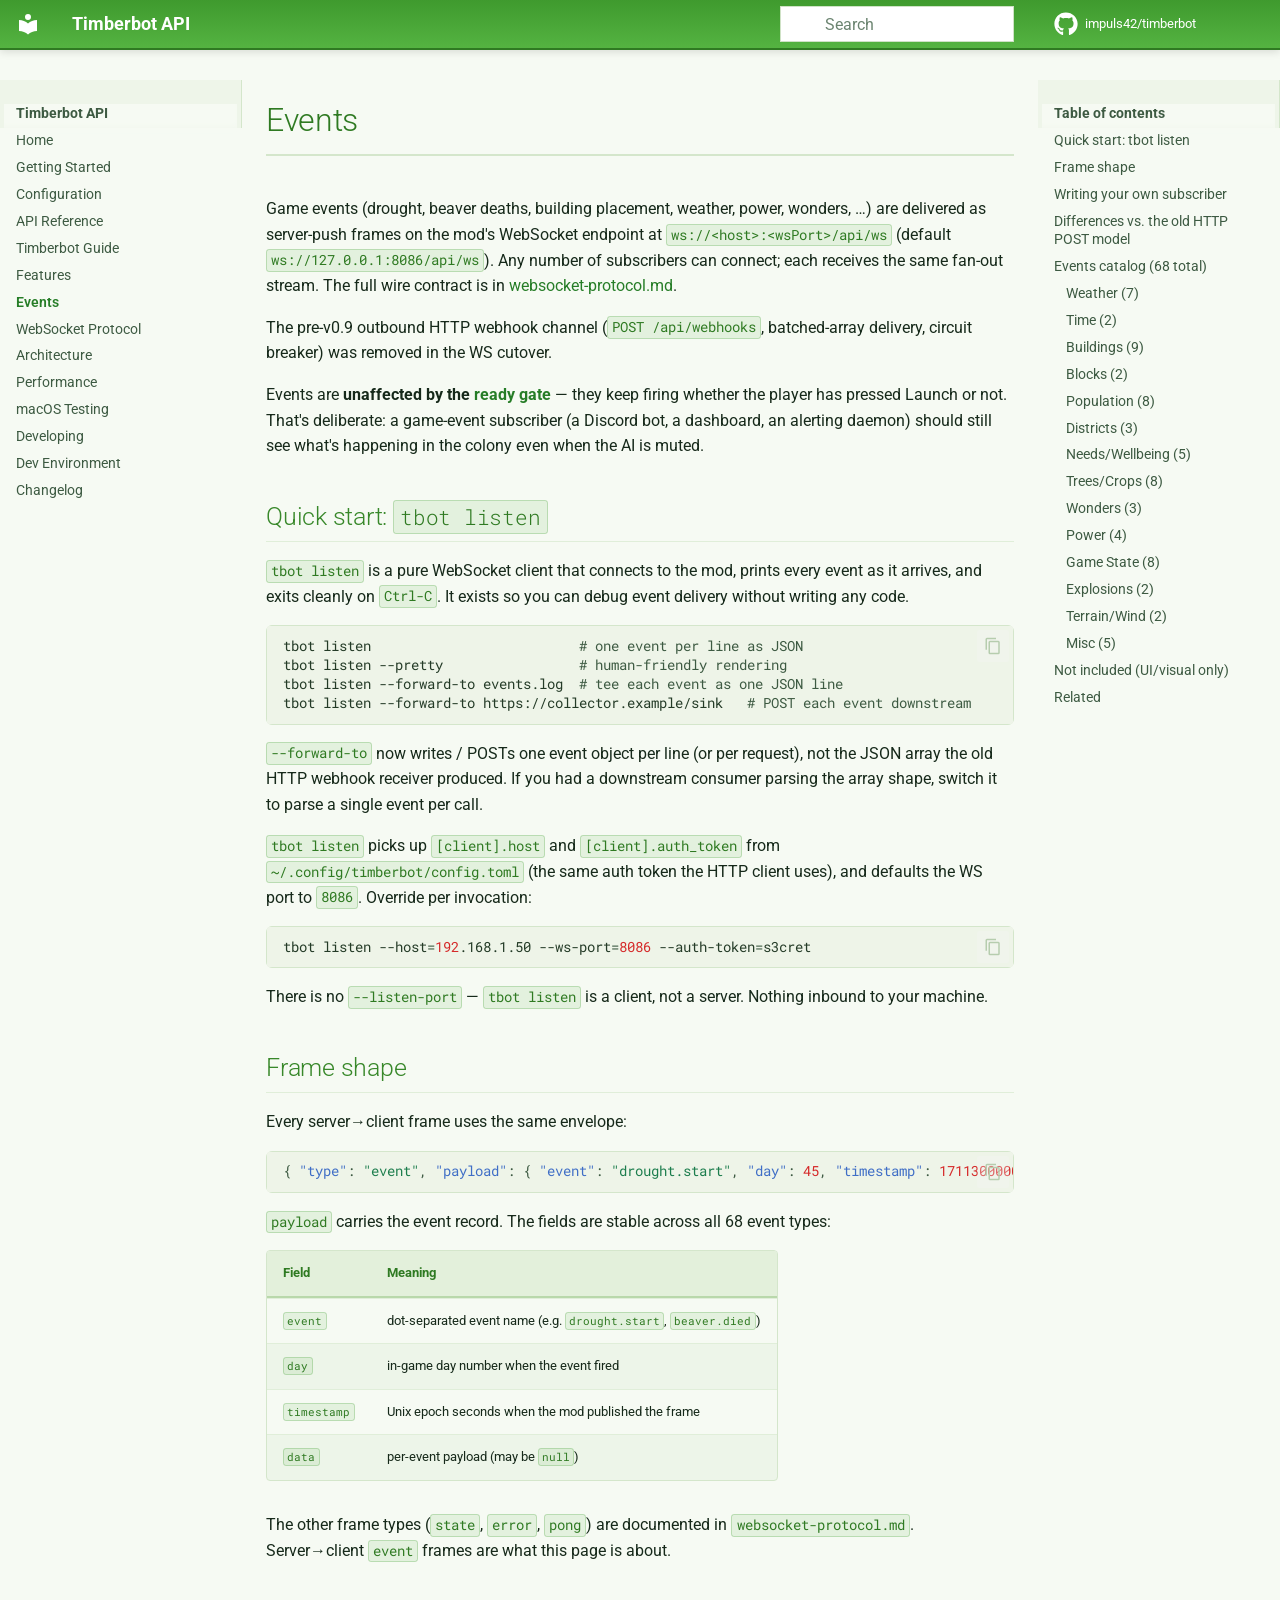
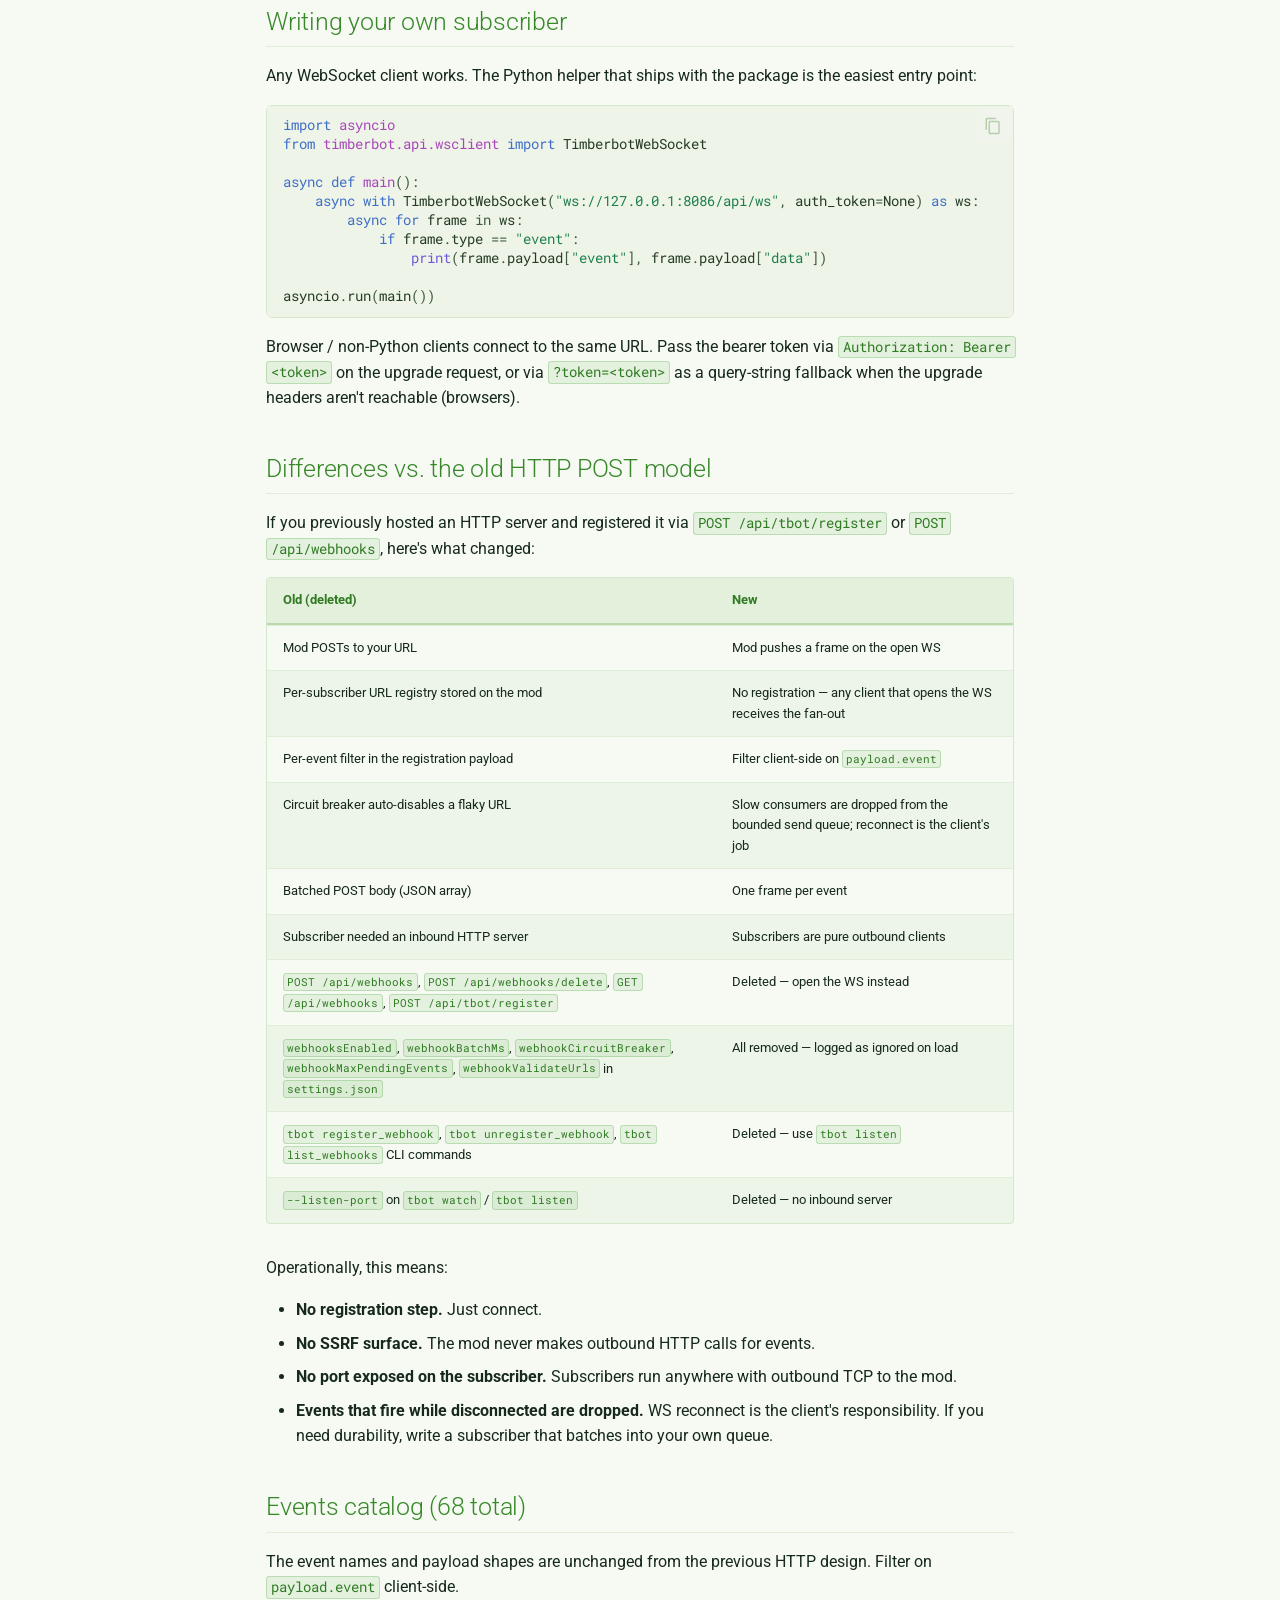
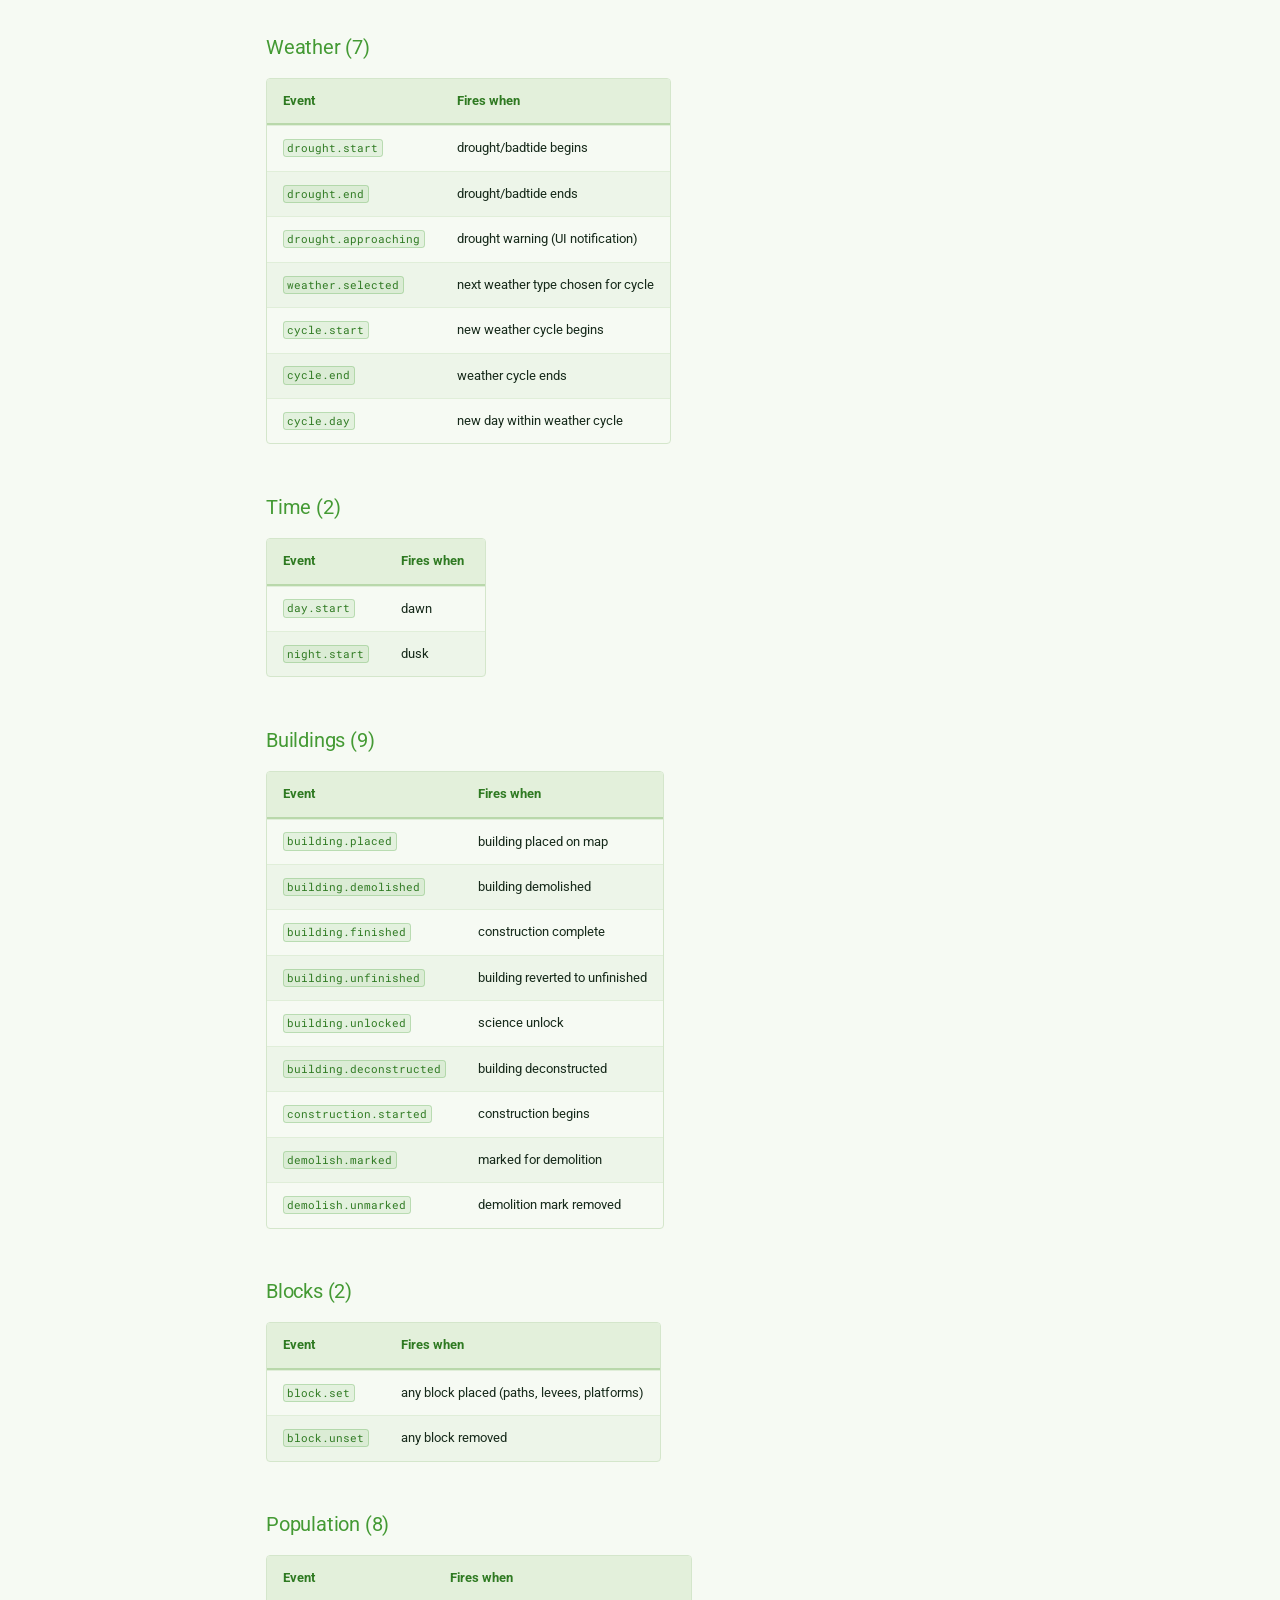
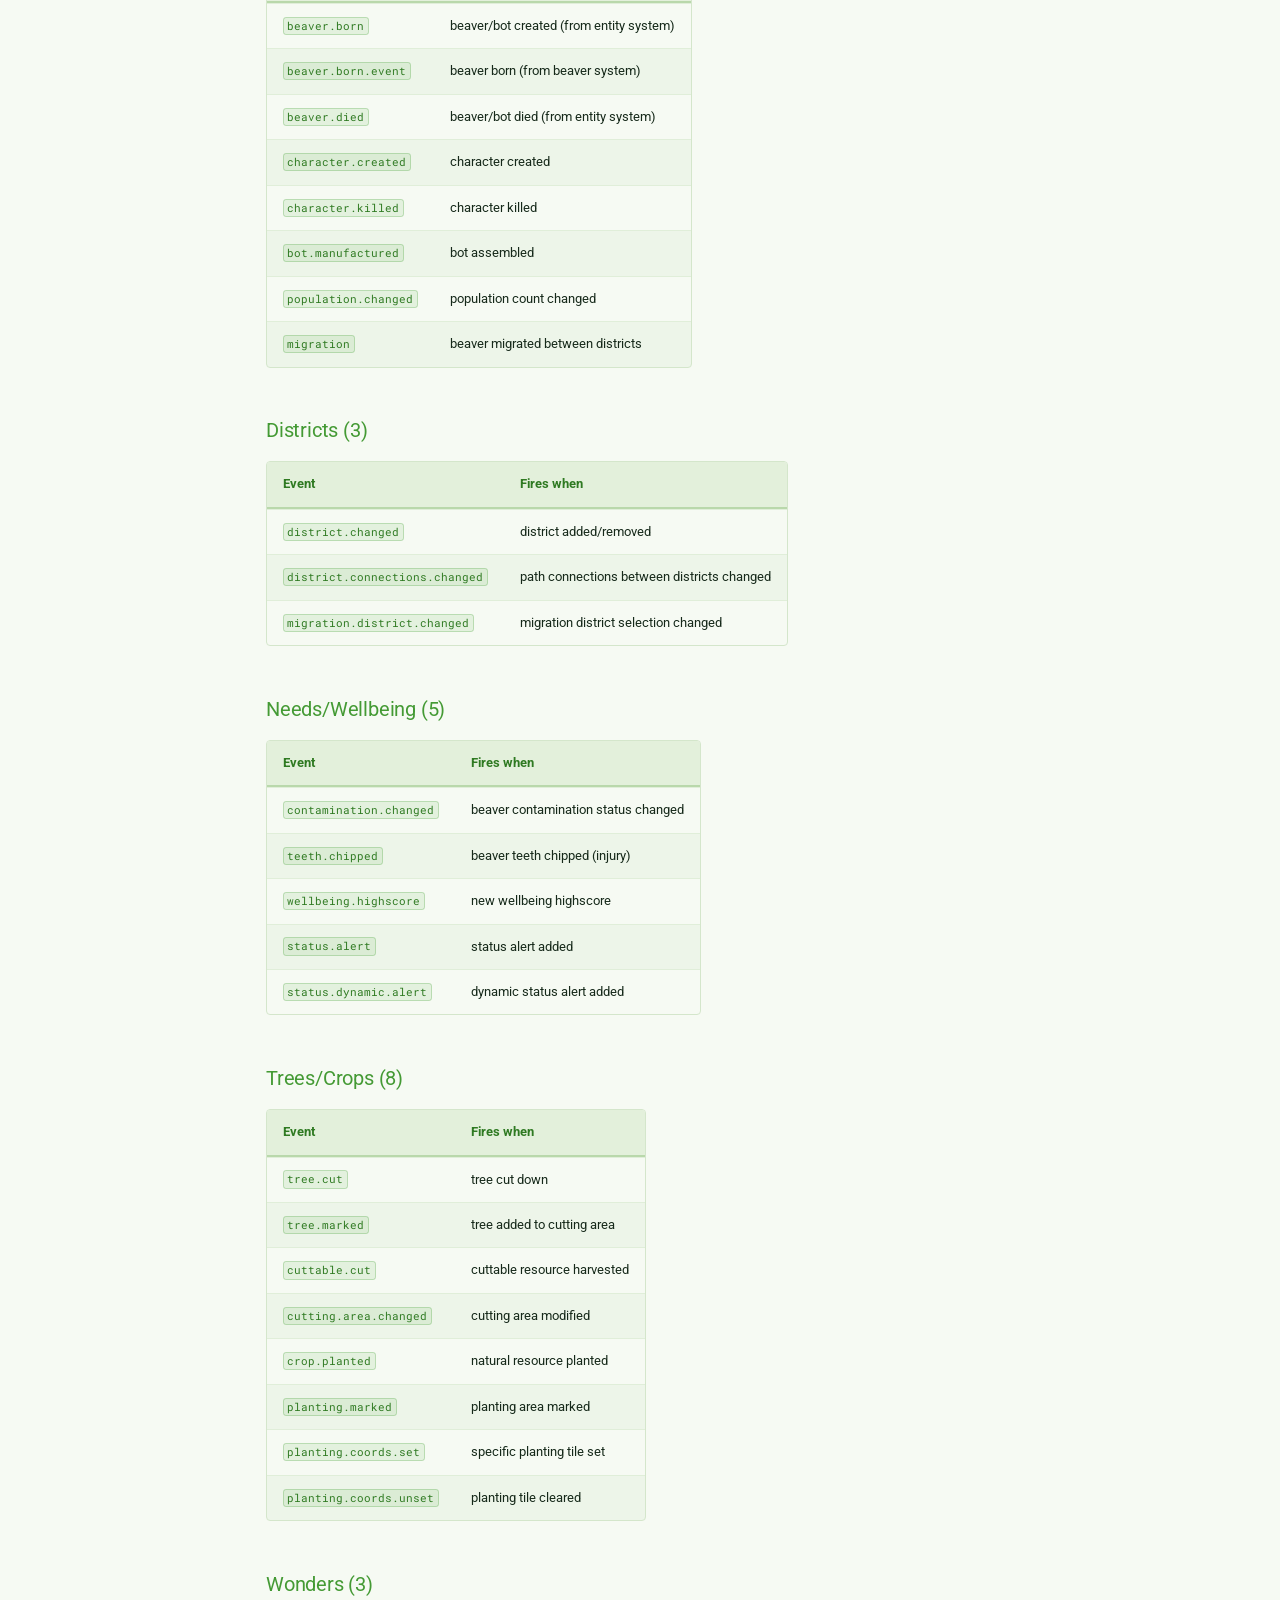
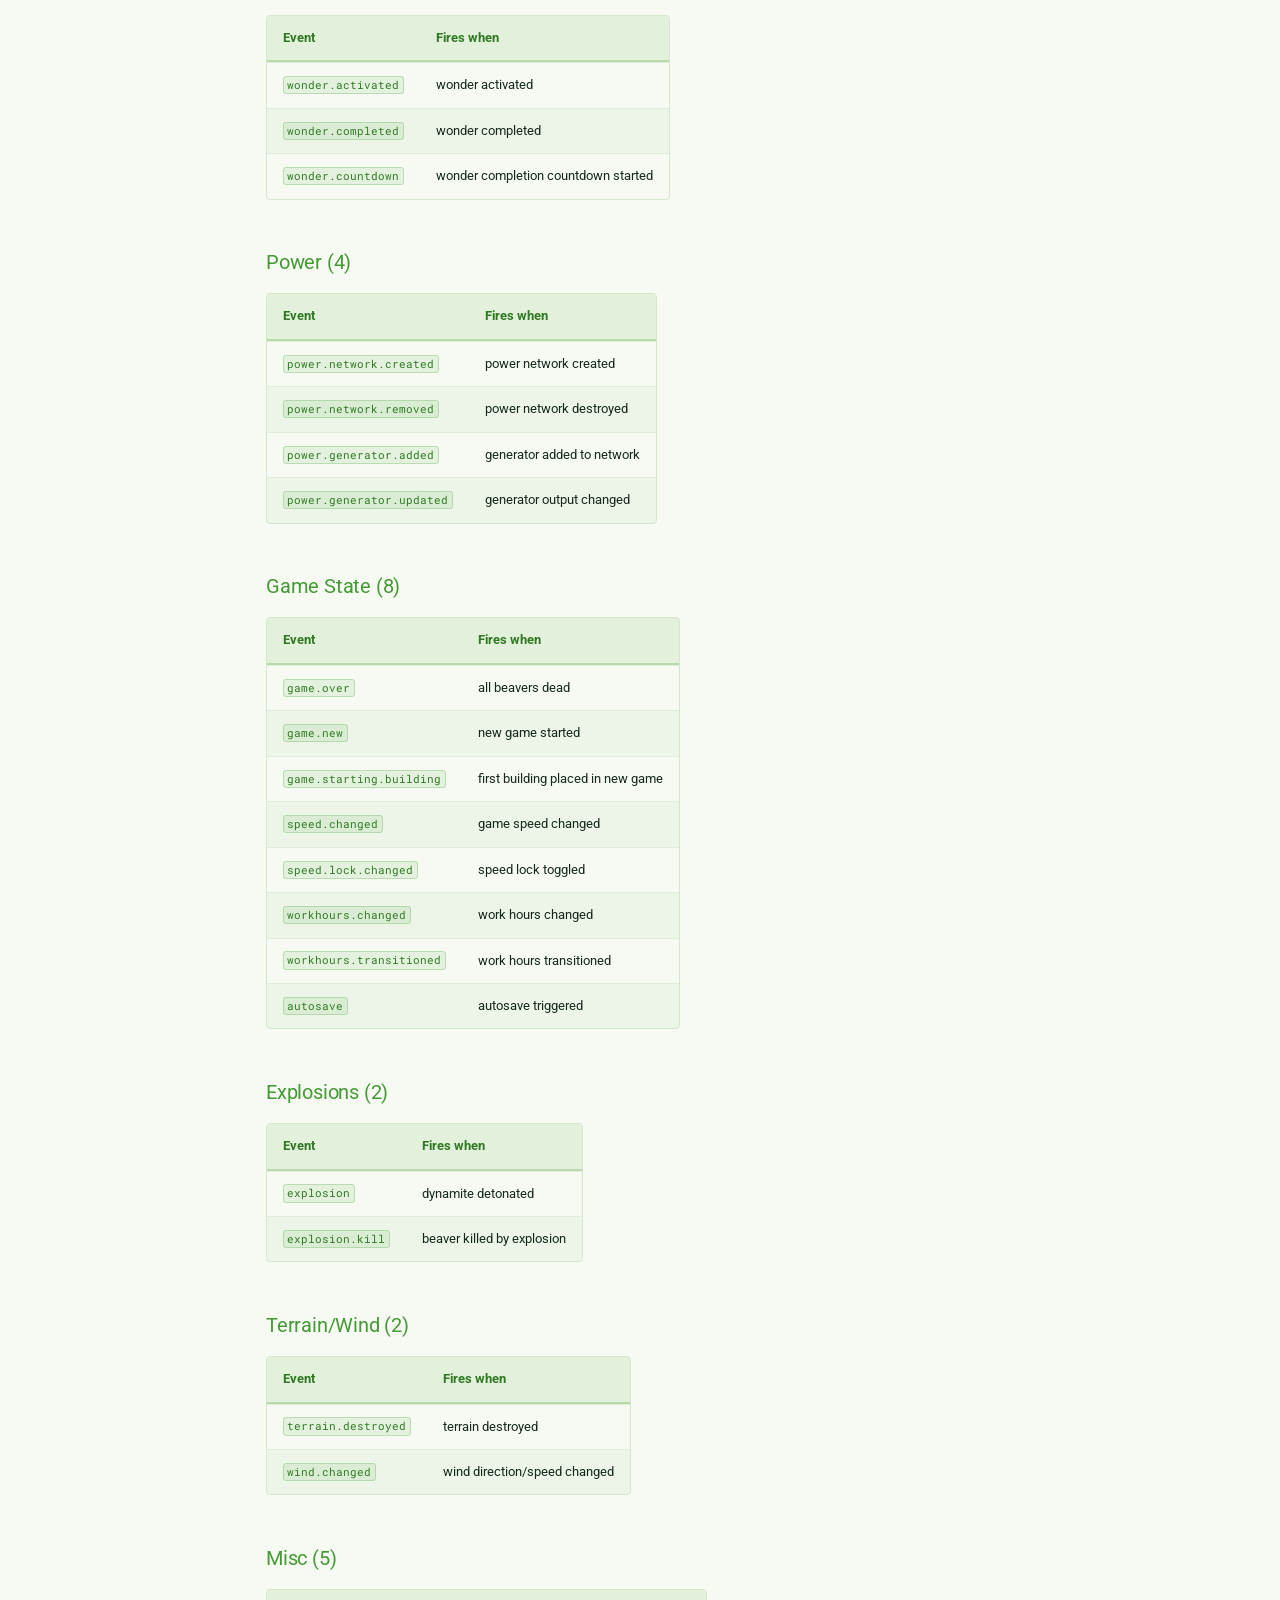
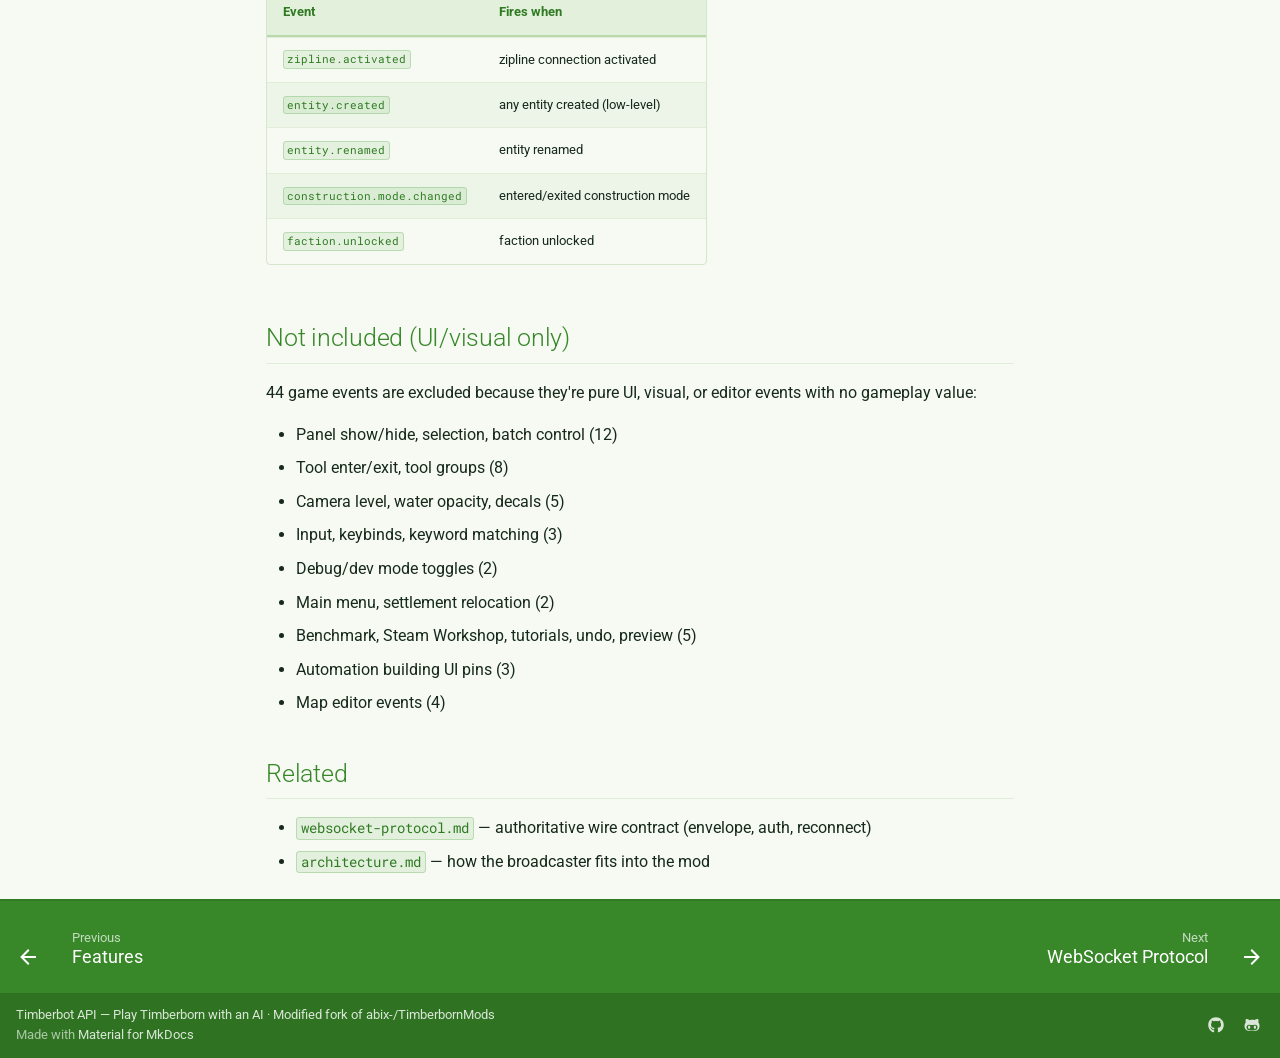
<file: events/index.html>
<!doctype html>
<html lang="en" class="no-js">
  <head>
    
      <meta charset="utf-8">
      <meta name="viewport" content="width=device-width,initial-scale=1">
      
        <meta name="description" content="Full read/write HTTP API for controlling Timberborn with AI (modified fork of abix-/TimberbornMods)">
      
      
      
        <link rel="canonical" href="https://impuls42.github.io/timberbot/events/">
      
      
        <link rel="prev" href="../features/">
      
      
        <link rel="next" href="../websocket-protocol/">
      
      
        
      
      
      <link rel="icon" href="../assets/images/favicon.png">
      <meta name="generator" content="mkdocs-1.6.1, mkdocs-material-9.7.7">
    
    
      
        <title>Events - Timberbot API</title>
      
    
    
      <link rel="stylesheet" href="../assets/stylesheets/main.ec1eaa64.min.css">
      
        
        <link rel="stylesheet" href="../assets/stylesheets/palette.ab4e12ef.min.css">
      
      


    
    
      
    
    
      
        
        
        <link rel="preconnect" href="https://fonts.gstatic.com" crossorigin>
        <link rel="stylesheet" href="https://fonts.googleapis.com/css?family=Roboto:300,300i,400,400i,700,700i%7CRoboto+Mono:400,400i,700,700i&display=fallback">
        <style>:root{--md-text-font:"Roboto";--md-code-font:"Roboto Mono"}</style>
      
    
    
      <link rel="stylesheet" href="../stylesheets/extra.css">
    
    <script>__md_scope=new URL("..",location),__md_hash=e=>[...e].reduce(((e,_)=>(e<<5)-e+_.charCodeAt(0)),0),__md_get=(e,_=localStorage,t=__md_scope)=>JSON.parse(_.getItem(t.pathname+"."+e)),__md_set=(e,_,t=localStorage,a=__md_scope)=>{try{t.setItem(a.pathname+"."+e,JSON.stringify(_))}catch(e){}}</script>
    
      

    
    
  </head>
  
  
    
    
    
    
    
    <body dir="ltr" data-md-color-scheme="default" data-md-color-primary="custom" data-md-color-accent="custom">
  
    
    <input class="md-toggle" data-md-toggle="drawer" type="checkbox" id="__drawer" autocomplete="off">
    <input class="md-toggle" data-md-toggle="search" type="checkbox" id="__search" autocomplete="off">
    <label class="md-overlay" for="__drawer"></label>
    <div data-md-component="skip">
      
        
        <a href="#events" class="md-skip">
          Skip to content
        </a>
      
    </div>
    <div data-md-component="announce">
      
    </div>
    
    
      

  

<header class="md-header md-header--shadow" data-md-component="header">
  <nav class="md-header__inner md-grid" aria-label="Header">
    <a href=".." title="Timberbot API" class="md-header__button md-logo" aria-label="Timberbot API" data-md-component="logo">
      
  
  <svg xmlns="http://www.w3.org/2000/svg" viewBox="0 0 24 24"><path d="M12 8a3 3 0 0 0 3-3 3 3 0 0 0-3-3 3 3 0 0 0-3 3 3 3 0 0 0 3 3m0 3.54C9.64 9.35 6.5 8 3 8v11c3.5 0 6.64 1.35 9 3.54 2.36-2.19 5.5-3.54 9-3.54V8c-3.5 0-6.64 1.35-9 3.54"/></svg>

    </a>
    <label class="md-header__button md-icon" for="__drawer">
      
      <svg xmlns="http://www.w3.org/2000/svg" viewBox="0 0 24 24"><path d="M3 6h18v2H3zm0 5h18v2H3zm0 5h18v2H3z"/></svg>
    </label>
    <div class="md-header__title" data-md-component="header-title">
      <div class="md-header__ellipsis">
        <div class="md-header__topic">
          <span class="md-ellipsis">
            Timberbot API
          </span>
        </div>
        <div class="md-header__topic" data-md-component="header-topic">
          <span class="md-ellipsis">
            
              Events
            
          </span>
        </div>
      </div>
    </div>
    
      
    
    
    
    
      
      
        <label class="md-header__button md-icon" for="__search">
          
          <svg xmlns="http://www.w3.org/2000/svg" viewBox="0 0 24 24"><path d="M9.5 3A6.5 6.5 0 0 1 16 9.5c0 1.61-.59 3.09-1.56 4.23l.27.27h.79l5 5-1.5 1.5-5-5v-.79l-.27-.27A6.52 6.52 0 0 1 9.5 16 6.5 6.5 0 0 1 3 9.5 6.5 6.5 0 0 1 9.5 3m0 2C7 5 5 7 5 9.5S7 14 9.5 14 14 12 14 9.5 12 5 9.5 5"/></svg>
        </label>
        <div class="md-search" data-md-component="search" role="dialog">
  <label class="md-search__overlay" for="__search"></label>
  <div class="md-search__inner" role="search">
    <form class="md-search__form" name="search">
      <input type="text" class="md-search__input" name="query" aria-label="Search" placeholder="Search" autocapitalize="off" autocorrect="off" autocomplete="off" spellcheck="false" data-md-component="search-query" required>
      <label class="md-search__icon md-icon" for="__search">
        
        <svg xmlns="http://www.w3.org/2000/svg" viewBox="0 0 24 24"><path d="M9.5 3A6.5 6.5 0 0 1 16 9.5c0 1.61-.59 3.09-1.56 4.23l.27.27h.79l5 5-1.5 1.5-5-5v-.79l-.27-.27A6.52 6.52 0 0 1 9.5 16 6.5 6.5 0 0 1 3 9.5 6.5 6.5 0 0 1 9.5 3m0 2C7 5 5 7 5 9.5S7 14 9.5 14 14 12 14 9.5 12 5 9.5 5"/></svg>
        
        <svg xmlns="http://www.w3.org/2000/svg" viewBox="0 0 24 24"><path d="M20 11v2H8l5.5 5.5-1.42 1.42L4.16 12l7.92-7.92L13.5 5.5 8 11z"/></svg>
      </label>
      <nav class="md-search__options" aria-label="Search">
        
        <button type="reset" class="md-search__icon md-icon" title="Clear" aria-label="Clear" tabindex="-1">
          
          <svg xmlns="http://www.w3.org/2000/svg" viewBox="0 0 24 24"><path d="M19 6.41 17.59 5 12 10.59 6.41 5 5 6.41 10.59 12 5 17.59 6.41 19 12 13.41 17.59 19 19 17.59 13.41 12z"/></svg>
        </button>
      </nav>
      
        <div class="md-search__suggest" data-md-component="search-suggest"></div>
      
    </form>
    <div class="md-search__output">
      <div class="md-search__scrollwrap" tabindex="0" data-md-scrollfix>
        <div class="md-search-result" data-md-component="search-result">
          <div class="md-search-result__meta">
            Initializing search
          </div>
          <ol class="md-search-result__list" role="presentation"></ol>
        </div>
      </div>
    </div>
  </div>
</div>
      
    
    
      <div class="md-header__source">
        <a href="https://github.com/impuls42/timberbot" title="Go to repository" class="md-source" data-md-component="source">
  <div class="md-source__icon md-icon">
    
    <svg xmlns="http://www.w3.org/2000/svg" viewBox="0 0 512 512"><!--! Font Awesome Free 7.1.0 by @fontawesome - https://fontawesome.com License - https://fontawesome.com/license/free (Icons: CC BY 4.0, Fonts: SIL OFL 1.1, Code: MIT License) Copyright 2025 Fonticons, Inc.--><path d="M173.9 397.4c0 2-2.3 3.6-5.2 3.6-3.3.3-5.6-1.3-5.6-3.6 0-2 2.3-3.6 5.2-3.6 3-.3 5.6 1.3 5.6 3.6m-31.1-4.5c-.7 2 1.3 4.3 4.3 4.9 2.6 1 5.6 0 6.2-2s-1.3-4.3-4.3-5.2c-2.6-.7-5.5.3-6.2 2.3m44.2-1.7c-2.9.7-4.9 2.6-4.6 4.9.3 2 2.9 3.3 5.9 2.6 2.9-.7 4.9-2.6 4.6-4.6-.3-1.9-3-3.2-5.9-2.9M252.8 8C114.1 8 8 113.3 8 252c0 110.9 69.8 205.8 169.5 239.2 12.8 2.3 17.3-5.6 17.3-12.1 0-6.2-.3-40.4-.3-61.4 0 0-70 15-84.7-29.8 0 0-11.4-29.1-27.8-36.6 0 0-22.9-15.7 1.6-15.4 0 0 24.9 2 38.6 25.8 21.9 38.6 58.6 27.5 72.9 20.9 2.3-16 8.8-27.1 16-33.7-55.9-6.2-112.3-14.3-112.3-110.5 0-27.5 7.6-41.3 23.6-58.9-2.6-6.5-11.1-33.3 2.6-67.9 20.9-6.5 69 27 69 27 20-5.6 41.5-8.5 62.8-8.5s42.8 2.9 62.8 8.5c0 0 48.1-33.6 69-27 13.7 34.7 5.2 61.4 2.6 67.9 16 17.7 25.8 31.5 25.8 58.9 0 96.5-58.9 104.2-114.8 110.5 9.2 7.9 17 22.9 17 46.4 0 33.7-.3 75.4-.3 83.6 0 6.5 4.6 14.4 17.3 12.1C436.2 457.8 504 362.9 504 252 504 113.3 391.5 8 252.8 8M105.2 352.9c-1.3 1-1 3.3.7 5.2 1.6 1.6 3.9 2.3 5.2 1 1.3-1 1-3.3-.7-5.2-1.6-1.6-3.9-2.3-5.2-1m-10.8-8.1c-.7 1.3.3 2.9 2.3 3.9 1.6 1 3.6.7 4.3-.7.7-1.3-.3-2.9-2.3-3.9-2-.6-3.6-.3-4.3.7m32.4 35.6c-1.6 1.3-1 4.3 1.3 6.2 2.3 2.3 5.2 2.6 6.5 1 1.3-1.3.7-4.3-1.3-6.2-2.2-2.3-5.2-2.6-6.5-1m-11.4-14.7c-1.6 1-1.6 3.6 0 5.9s4.3 3.3 5.6 2.3c1.6-1.3 1.6-3.9 0-6.2-1.4-2.3-4-3.3-5.6-2"/></svg>
  </div>
  <div class="md-source__repository">
    impuls42/timberbot
  </div>
</a>
      </div>
    
  </nav>
  
</header>
    
    <div class="md-container" data-md-component="container">
      
      
        
          
        
      
      <main class="md-main" data-md-component="main">
        <div class="md-main__inner md-grid">
          
            
              
              <div class="md-sidebar md-sidebar--primary" data-md-component="sidebar" data-md-type="navigation" >
                <div class="md-sidebar__scrollwrap">
                  <div class="md-sidebar__inner">
                    



<nav class="md-nav md-nav--primary" aria-label="Navigation" data-md-level="0">
  <label class="md-nav__title" for="__drawer">
    <a href=".." title="Timberbot API" class="md-nav__button md-logo" aria-label="Timberbot API" data-md-component="logo">
      
  
  <svg xmlns="http://www.w3.org/2000/svg" viewBox="0 0 24 24"><path d="M12 8a3 3 0 0 0 3-3 3 3 0 0 0-3-3 3 3 0 0 0-3 3 3 3 0 0 0 3 3m0 3.54C9.64 9.35 6.5 8 3 8v11c3.5 0 6.64 1.35 9 3.54 2.36-2.19 5.5-3.54 9-3.54V8c-3.5 0-6.64 1.35-9 3.54"/></svg>

    </a>
    Timberbot API
  </label>
  
    <div class="md-nav__source">
      <a href="https://github.com/impuls42/timberbot" title="Go to repository" class="md-source" data-md-component="source">
  <div class="md-source__icon md-icon">
    
    <svg xmlns="http://www.w3.org/2000/svg" viewBox="0 0 512 512"><!--! Font Awesome Free 7.1.0 by @fontawesome - https://fontawesome.com License - https://fontawesome.com/license/free (Icons: CC BY 4.0, Fonts: SIL OFL 1.1, Code: MIT License) Copyright 2025 Fonticons, Inc.--><path d="M173.9 397.4c0 2-2.3 3.6-5.2 3.6-3.3.3-5.6-1.3-5.6-3.6 0-2 2.3-3.6 5.2-3.6 3-.3 5.6 1.3 5.6 3.6m-31.1-4.5c-.7 2 1.3 4.3 4.3 4.9 2.6 1 5.6 0 6.2-2s-1.3-4.3-4.3-5.2c-2.6-.7-5.5.3-6.2 2.3m44.2-1.7c-2.9.7-4.9 2.6-4.6 4.9.3 2 2.9 3.3 5.9 2.6 2.9-.7 4.9-2.6 4.6-4.6-.3-1.9-3-3.2-5.9-2.9M252.8 8C114.1 8 8 113.3 8 252c0 110.9 69.8 205.8 169.5 239.2 12.8 2.3 17.3-5.6 17.3-12.1 0-6.2-.3-40.4-.3-61.4 0 0-70 15-84.7-29.8 0 0-11.4-29.1-27.8-36.6 0 0-22.9-15.7 1.6-15.4 0 0 24.9 2 38.6 25.8 21.9 38.6 58.6 27.5 72.9 20.9 2.3-16 8.8-27.1 16-33.7-55.9-6.2-112.3-14.3-112.3-110.5 0-27.5 7.6-41.3 23.6-58.9-2.6-6.5-11.1-33.3 2.6-67.9 20.9-6.5 69 27 69 27 20-5.6 41.5-8.5 62.8-8.5s42.8 2.9 62.8 8.5c0 0 48.1-33.6 69-27 13.7 34.7 5.2 61.4 2.6 67.9 16 17.7 25.8 31.5 25.8 58.9 0 96.5-58.9 104.2-114.8 110.5 9.2 7.9 17 22.9 17 46.4 0 33.7-.3 75.4-.3 83.6 0 6.5 4.6 14.4 17.3 12.1C436.2 457.8 504 362.9 504 252 504 113.3 391.5 8 252.8 8M105.2 352.9c-1.3 1-1 3.3.7 5.2 1.6 1.6 3.9 2.3 5.2 1 1.3-1 1-3.3-.7-5.2-1.6-1.6-3.9-2.3-5.2-1m-10.8-8.1c-.7 1.3.3 2.9 2.3 3.9 1.6 1 3.6.7 4.3-.7.7-1.3-.3-2.9-2.3-3.9-2-.6-3.6-.3-4.3.7m32.4 35.6c-1.6 1.3-1 4.3 1.3 6.2 2.3 2.3 5.2 2.6 6.5 1 1.3-1.3.7-4.3-1.3-6.2-2.2-2.3-5.2-2.6-6.5-1m-11.4-14.7c-1.6 1-1.6 3.6 0 5.9s4.3 3.3 5.6 2.3c1.6-1.3 1.6-3.9 0-6.2-1.4-2.3-4-3.3-5.6-2"/></svg>
  </div>
  <div class="md-source__repository">
    impuls42/timberbot
  </div>
</a>
    </div>
  
  <ul class="md-nav__list" data-md-scrollfix>
    
      
      
  
  
  
  
    <li class="md-nav__item">
      <a href=".." class="md-nav__link">
        
  
  
  <span class="md-ellipsis">
    
  
    Home
  

    
  </span>
  
  

      </a>
    </li>
  

    
      
      
  
  
  
  
    <li class="md-nav__item">
      <a href="../getting-started/" class="md-nav__link">
        
  
  
  <span class="md-ellipsis">
    
  
    Getting Started
  

    
  </span>
  
  

      </a>
    </li>
  

    
      
      
  
  
  
  
    <li class="md-nav__item">
      <a href="../configuration/" class="md-nav__link">
        
  
  
  <span class="md-ellipsis">
    
  
    Configuration
  

    
  </span>
  
  

      </a>
    </li>
  

    
      
      
  
  
  
  
    <li class="md-nav__item">
      <a href="../api-reference/" class="md-nav__link">
        
  
  
  <span class="md-ellipsis">
    
  
    API Reference
  

    
  </span>
  
  

      </a>
    </li>
  

    
      
      
  
  
  
  
    <li class="md-nav__item">
      <a href="../timberbot/" class="md-nav__link">
        
  
  
  <span class="md-ellipsis">
    
  
    Timberbot Guide
  

    
  </span>
  
  

      </a>
    </li>
  

    
      
      
  
  
  
  
    <li class="md-nav__item">
      <a href="../features/" class="md-nav__link">
        
  
  
  <span class="md-ellipsis">
    
  
    Features
  

    
  </span>
  
  

      </a>
    </li>
  

    
      
      
  
  
    
  
  
  
    <li class="md-nav__item md-nav__item--active">
      
      <input class="md-nav__toggle md-toggle" type="checkbox" id="__toc">
      
      
        
      
      
        <label class="md-nav__link md-nav__link--active" for="__toc">
          
  
  
  <span class="md-ellipsis">
    
  
    Events
  

    
  </span>
  
  

          <span class="md-nav__icon md-icon"></span>
        </label>
      
      <a href="./" class="md-nav__link md-nav__link--active">
        
  
  
  <span class="md-ellipsis">
    
  
    Events
  

    
  </span>
  
  

      </a>
      
        

<nav class="md-nav md-nav--secondary" aria-label="Table of contents">
  
  
  
    
  
  
    <label class="md-nav__title" for="__toc">
      <span class="md-nav__icon md-icon"></span>
      Table of contents
    </label>
    <ul class="md-nav__list" data-md-component="toc" data-md-scrollfix>
      
        <li class="md-nav__item">
  <a href="#quick-start-tbot-listen" class="md-nav__link">
    <span class="md-ellipsis">
      
        Quick start: tbot listen
      
    </span>
  </a>
  
</li>
      
        <li class="md-nav__item">
  <a href="#frame-shape" class="md-nav__link">
    <span class="md-ellipsis">
      
        Frame shape
      
    </span>
  </a>
  
</li>
      
        <li class="md-nav__item">
  <a href="#writing-your-own-subscriber" class="md-nav__link">
    <span class="md-ellipsis">
      
        Writing your own subscriber
      
    </span>
  </a>
  
</li>
      
        <li class="md-nav__item">
  <a href="#differences-vs-the-old-http-post-model" class="md-nav__link">
    <span class="md-ellipsis">
      
        Differences vs. the old HTTP POST model
      
    </span>
  </a>
  
</li>
      
        <li class="md-nav__item">
  <a href="#events-catalog-68-total" class="md-nav__link">
    <span class="md-ellipsis">
      
        Events catalog (68 total)
      
    </span>
  </a>
  
    <nav class="md-nav" aria-label="Events catalog (68 total)">
      <ul class="md-nav__list">
        
          <li class="md-nav__item">
  <a href="#weather-7" class="md-nav__link">
    <span class="md-ellipsis">
      
        Weather (7)
      
    </span>
  </a>
  
</li>
        
          <li class="md-nav__item">
  <a href="#time-2" class="md-nav__link">
    <span class="md-ellipsis">
      
        Time (2)
      
    </span>
  </a>
  
</li>
        
          <li class="md-nav__item">
  <a href="#buildings-9" class="md-nav__link">
    <span class="md-ellipsis">
      
        Buildings (9)
      
    </span>
  </a>
  
</li>
        
          <li class="md-nav__item">
  <a href="#blocks-2" class="md-nav__link">
    <span class="md-ellipsis">
      
        Blocks (2)
      
    </span>
  </a>
  
</li>
        
          <li class="md-nav__item">
  <a href="#population-8" class="md-nav__link">
    <span class="md-ellipsis">
      
        Population (8)
      
    </span>
  </a>
  
</li>
        
          <li class="md-nav__item">
  <a href="#districts-3" class="md-nav__link">
    <span class="md-ellipsis">
      
        Districts (3)
      
    </span>
  </a>
  
</li>
        
          <li class="md-nav__item">
  <a href="#needswellbeing-5" class="md-nav__link">
    <span class="md-ellipsis">
      
        Needs/Wellbeing (5)
      
    </span>
  </a>
  
</li>
        
          <li class="md-nav__item">
  <a href="#treescrops-8" class="md-nav__link">
    <span class="md-ellipsis">
      
        Trees/Crops (8)
      
    </span>
  </a>
  
</li>
        
          <li class="md-nav__item">
  <a href="#wonders-3" class="md-nav__link">
    <span class="md-ellipsis">
      
        Wonders (3)
      
    </span>
  </a>
  
</li>
        
          <li class="md-nav__item">
  <a href="#power-4" class="md-nav__link">
    <span class="md-ellipsis">
      
        Power (4)
      
    </span>
  </a>
  
</li>
        
          <li class="md-nav__item">
  <a href="#game-state-8" class="md-nav__link">
    <span class="md-ellipsis">
      
        Game State (8)
      
    </span>
  </a>
  
</li>
        
          <li class="md-nav__item">
  <a href="#explosions-2" class="md-nav__link">
    <span class="md-ellipsis">
      
        Explosions (2)
      
    </span>
  </a>
  
</li>
        
          <li class="md-nav__item">
  <a href="#terrainwind-2" class="md-nav__link">
    <span class="md-ellipsis">
      
        Terrain/Wind (2)
      
    </span>
  </a>
  
</li>
        
          <li class="md-nav__item">
  <a href="#misc-5" class="md-nav__link">
    <span class="md-ellipsis">
      
        Misc (5)
      
    </span>
  </a>
  
</li>
        
      </ul>
    </nav>
  
</li>
      
        <li class="md-nav__item">
  <a href="#not-included-uivisual-only" class="md-nav__link">
    <span class="md-ellipsis">
      
        Not included (UI/visual only)
      
    </span>
  </a>
  
</li>
      
        <li class="md-nav__item">
  <a href="#related" class="md-nav__link">
    <span class="md-ellipsis">
      
        Related
      
    </span>
  </a>
  
</li>
      
    </ul>
  
</nav>
      
    </li>
  

    
      
      
  
  
  
  
    <li class="md-nav__item">
      <a href="../websocket-protocol/" class="md-nav__link">
        
  
  
  <span class="md-ellipsis">
    
  
    WebSocket Protocol
  

    
  </span>
  
  

      </a>
    </li>
  

    
      
      
  
  
  
  
    <li class="md-nav__item">
      <a href="../architecture/" class="md-nav__link">
        
  
  
  <span class="md-ellipsis">
    
  
    Architecture
  

    
  </span>
  
  

      </a>
    </li>
  

    
      
      
  
  
  
  
    <li class="md-nav__item">
      <a href="../performance/" class="md-nav__link">
        
  
  
  <span class="md-ellipsis">
    
  
    Performance
  

    
  </span>
  
  

      </a>
    </li>
  

    
      
      
  
  
  
  
    <li class="md-nav__item">
      <a href="../macos-testing/" class="md-nav__link">
        
  
  
  <span class="md-ellipsis">
    
  
    macOS Testing
  

    
  </span>
  
  

      </a>
    </li>
  

    
      
      
  
  
  
  
    <li class="md-nav__item">
      <a href="../developing/" class="md-nav__link">
        
  
  
  <span class="md-ellipsis">
    
  
    Developing
  

    
  </span>
  
  

      </a>
    </li>
  

    
      
      
  
  
  
  
    <li class="md-nav__item">
      <a href="../devenv/" class="md-nav__link">
        
  
  
  <span class="md-ellipsis">
    
  
    Dev Environment
  

    
  </span>
  
  

      </a>
    </li>
  

    
      
      
  
  
  
  
    <li class="md-nav__item">
      <a href="../unreleased/" class="md-nav__link">
        
  
  
  <span class="md-ellipsis">
    
  
    Changelog
  

    
  </span>
  
  

      </a>
    </li>
  

    
  </ul>
</nav>
                  </div>
                </div>
              </div>
            
            
              
              <div class="md-sidebar md-sidebar--secondary" data-md-component="sidebar" data-md-type="toc" >
                <div class="md-sidebar__scrollwrap">
                  <div class="md-sidebar__inner">
                    

<nav class="md-nav md-nav--secondary" aria-label="Table of contents">
  
  
  
    
  
  
    <label class="md-nav__title" for="__toc">
      <span class="md-nav__icon md-icon"></span>
      Table of contents
    </label>
    <ul class="md-nav__list" data-md-component="toc" data-md-scrollfix>
      
        <li class="md-nav__item">
  <a href="#quick-start-tbot-listen" class="md-nav__link">
    <span class="md-ellipsis">
      
        Quick start: tbot listen
      
    </span>
  </a>
  
</li>
      
        <li class="md-nav__item">
  <a href="#frame-shape" class="md-nav__link">
    <span class="md-ellipsis">
      
        Frame shape
      
    </span>
  </a>
  
</li>
      
        <li class="md-nav__item">
  <a href="#writing-your-own-subscriber" class="md-nav__link">
    <span class="md-ellipsis">
      
        Writing your own subscriber
      
    </span>
  </a>
  
</li>
      
        <li class="md-nav__item">
  <a href="#differences-vs-the-old-http-post-model" class="md-nav__link">
    <span class="md-ellipsis">
      
        Differences vs. the old HTTP POST model
      
    </span>
  </a>
  
</li>
      
        <li class="md-nav__item">
  <a href="#events-catalog-68-total" class="md-nav__link">
    <span class="md-ellipsis">
      
        Events catalog (68 total)
      
    </span>
  </a>
  
    <nav class="md-nav" aria-label="Events catalog (68 total)">
      <ul class="md-nav__list">
        
          <li class="md-nav__item">
  <a href="#weather-7" class="md-nav__link">
    <span class="md-ellipsis">
      
        Weather (7)
      
    </span>
  </a>
  
</li>
        
          <li class="md-nav__item">
  <a href="#time-2" class="md-nav__link">
    <span class="md-ellipsis">
      
        Time (2)
      
    </span>
  </a>
  
</li>
        
          <li class="md-nav__item">
  <a href="#buildings-9" class="md-nav__link">
    <span class="md-ellipsis">
      
        Buildings (9)
      
    </span>
  </a>
  
</li>
        
          <li class="md-nav__item">
  <a href="#blocks-2" class="md-nav__link">
    <span class="md-ellipsis">
      
        Blocks (2)
      
    </span>
  </a>
  
</li>
        
          <li class="md-nav__item">
  <a href="#population-8" class="md-nav__link">
    <span class="md-ellipsis">
      
        Population (8)
      
    </span>
  </a>
  
</li>
        
          <li class="md-nav__item">
  <a href="#districts-3" class="md-nav__link">
    <span class="md-ellipsis">
      
        Districts (3)
      
    </span>
  </a>
  
</li>
        
          <li class="md-nav__item">
  <a href="#needswellbeing-5" class="md-nav__link">
    <span class="md-ellipsis">
      
        Needs/Wellbeing (5)
      
    </span>
  </a>
  
</li>
        
          <li class="md-nav__item">
  <a href="#treescrops-8" class="md-nav__link">
    <span class="md-ellipsis">
      
        Trees/Crops (8)
      
    </span>
  </a>
  
</li>
        
          <li class="md-nav__item">
  <a href="#wonders-3" class="md-nav__link">
    <span class="md-ellipsis">
      
        Wonders (3)
      
    </span>
  </a>
  
</li>
        
          <li class="md-nav__item">
  <a href="#power-4" class="md-nav__link">
    <span class="md-ellipsis">
      
        Power (4)
      
    </span>
  </a>
  
</li>
        
          <li class="md-nav__item">
  <a href="#game-state-8" class="md-nav__link">
    <span class="md-ellipsis">
      
        Game State (8)
      
    </span>
  </a>
  
</li>
        
          <li class="md-nav__item">
  <a href="#explosions-2" class="md-nav__link">
    <span class="md-ellipsis">
      
        Explosions (2)
      
    </span>
  </a>
  
</li>
        
          <li class="md-nav__item">
  <a href="#terrainwind-2" class="md-nav__link">
    <span class="md-ellipsis">
      
        Terrain/Wind (2)
      
    </span>
  </a>
  
</li>
        
          <li class="md-nav__item">
  <a href="#misc-5" class="md-nav__link">
    <span class="md-ellipsis">
      
        Misc (5)
      
    </span>
  </a>
  
</li>
        
      </ul>
    </nav>
  
</li>
      
        <li class="md-nav__item">
  <a href="#not-included-uivisual-only" class="md-nav__link">
    <span class="md-ellipsis">
      
        Not included (UI/visual only)
      
    </span>
  </a>
  
</li>
      
        <li class="md-nav__item">
  <a href="#related" class="md-nav__link">
    <span class="md-ellipsis">
      
        Related
      
    </span>
  </a>
  
</li>
      
    </ul>
  
</nav>
                  </div>
                </div>
              </div>
            
          
          
            <div class="md-content" data-md-component="content">
              
              <article class="md-content__inner md-typeset">
                
                  


  
  


<h1 id="events">Events<a class="headerlink" href="#events" title="Permanent link">&para;</a></h1>
<p>Game events (drought, beaver deaths, building placement, weather, power, wonders, …) are delivered as server-push frames on the mod's WebSocket endpoint at <code>ws://&lt;host&gt;:&lt;wsPort&gt;/api/ws</code> (default <code>ws://127.0.0.1:8086/api/ws</code>). Any number of subscribers can connect; each receives the same fan-out stream. The full wire contract is in <a href="../websocket-protocol/">websocket-protocol.md</a>.</p>
<p>The pre-v0.9 outbound HTTP webhook channel (<code>POST /api/webhooks</code>, batched-array delivery, circuit breaker) was removed in the WS cutover.</p>
<p>Events are <strong>unaffected by the <a href="../architecture/#ready-gate">ready gate</a></strong> — they keep firing whether the player has pressed Launch or not. That's deliberate: a game-event subscriber (a Discord bot, a dashboard, an alerting daemon) should still see what's happening in the colony even when the AI is muted.</p>
<h2 id="quick-start-tbot-listen">Quick start: <code>tbot listen</code><a class="headerlink" href="#quick-start-tbot-listen" title="Permanent link">&para;</a></h2>
<p><code>tbot listen</code> is a pure WebSocket client that connects to the mod, prints every event as it arrives, and exits cleanly on <code>Ctrl-C</code>. It exists so you can debug event delivery without writing any code.</p>
<div class="language-bash highlight"><pre><span></span><code><span id="__span-0-1"><a id="__codelineno-0-1" name="__codelineno-0-1" href="#__codelineno-0-1"></a>tbot<span class="w"> </span>listen<span class="w">                          </span><span class="c1"># one event per line as JSON</span>
</span><span id="__span-0-2"><a id="__codelineno-0-2" name="__codelineno-0-2" href="#__codelineno-0-2"></a>tbot<span class="w"> </span>listen<span class="w"> </span>--pretty<span class="w">                 </span><span class="c1"># human-friendly rendering</span>
</span><span id="__span-0-3"><a id="__codelineno-0-3" name="__codelineno-0-3" href="#__codelineno-0-3"></a>tbot<span class="w"> </span>listen<span class="w"> </span>--forward-to<span class="w"> </span>events.log<span class="w">  </span><span class="c1"># tee each event as one JSON line</span>
</span><span id="__span-0-4"><a id="__codelineno-0-4" name="__codelineno-0-4" href="#__codelineno-0-4"></a>tbot<span class="w"> </span>listen<span class="w"> </span>--forward-to<span class="w"> </span>https://collector.example/sink<span class="w">   </span><span class="c1"># POST each event downstream</span>
</span></code></pre></div>
<p><code>--forward-to</code> now writes / POSTs one event object per line (or per request), not the JSON array the old HTTP webhook receiver produced. If you had a downstream consumer parsing the array shape, switch it to parse a single event per call.</p>
<p><code>tbot listen</code> picks up <code>[client].host</code> and <code>[client].auth_token</code> from <code>~/.config/timberbot/config.toml</code> (the same auth token the HTTP client uses), and defaults the WS port to <code>8086</code>. Override per invocation:</p>
<div class="language-bash highlight"><pre><span></span><code><span id="__span-1-1"><a id="__codelineno-1-1" name="__codelineno-1-1" href="#__codelineno-1-1"></a>tbot<span class="w"> </span>listen<span class="w"> </span>--host<span class="o">=</span><span class="m">192</span>.168.1.50<span class="w"> </span>--ws-port<span class="o">=</span><span class="m">8086</span><span class="w"> </span>--auth-token<span class="o">=</span>s3cret
</span></code></pre></div>
<p>There is no <code>--listen-port</code> — <code>tbot listen</code> is a client, not a server. Nothing inbound to your machine.</p>
<h2 id="frame-shape">Frame shape<a class="headerlink" href="#frame-shape" title="Permanent link">&para;</a></h2>
<p>Every server→client frame uses the same envelope:</p>
<div class="language-json highlight"><pre><span></span><code><span id="__span-2-1"><a id="__codelineno-2-1" name="__codelineno-2-1" href="#__codelineno-2-1"></a><span class="p">{</span><span class="w"> </span><span class="nt">"type"</span><span class="p">:</span><span class="w"> </span><span class="s2">"event"</span><span class="p">,</span><span class="w"> </span><span class="nt">"payload"</span><span class="p">:</span><span class="w"> </span><span class="p">{</span><span class="w"> </span><span class="nt">"event"</span><span class="p">:</span><span class="w"> </span><span class="s2">"drought.start"</span><span class="p">,</span><span class="w"> </span><span class="nt">"day"</span><span class="p">:</span><span class="w"> </span><span class="mi">45</span><span class="p">,</span><span class="w"> </span><span class="nt">"timestamp"</span><span class="p">:</span><span class="w"> </span><span class="mi">1711300000</span><span class="p">,</span><span class="w"> </span><span class="nt">"data"</span><span class="p">:</span><span class="w"> </span><span class="p">{</span><span class="w"> </span><span class="nt">"duration"</span><span class="p">:</span><span class="w"> </span><span class="mi">8</span><span class="w"> </span><span class="p">}</span><span class="w"> </span><span class="p">}</span><span class="w"> </span><span class="p">}</span>
</span></code></pre></div>
<p><code>payload</code> carries the event record. The fields are stable across all 68 event types:</p>
<table>
<thead>
<tr>
<th>Field</th>
<th>Meaning</th>
</tr>
</thead>
<tbody>
<tr>
<td><code>event</code></td>
<td>dot-separated event name (e.g. <code>drought.start</code>, <code>beaver.died</code>)</td>
</tr>
<tr>
<td><code>day</code></td>
<td>in-game day number when the event fired</td>
</tr>
<tr>
<td><code>timestamp</code></td>
<td>Unix epoch seconds when the mod published the frame</td>
</tr>
<tr>
<td><code>data</code></td>
<td>per-event payload (may be <code>null</code>)</td>
</tr>
</tbody>
</table>
<p>The other frame types (<code>state</code>, <code>error</code>, <code>pong</code>) are documented in <a href="../websocket-protocol/"><code>websocket-protocol.md</code></a>. Server→client <code>event</code> frames are what this page is about.</p>
<h2 id="writing-your-own-subscriber">Writing your own subscriber<a class="headerlink" href="#writing-your-own-subscriber" title="Permanent link">&para;</a></h2>
<p>Any WebSocket client works. The Python helper that ships with the package is the easiest entry point:</p>
<div class="language-python highlight"><pre><span></span><code><span id="__span-3-1"><a id="__codelineno-3-1" name="__codelineno-3-1" href="#__codelineno-3-1"></a><span class="kn">import</span><span class="w"> </span><span class="nn">asyncio</span>
</span><span id="__span-3-2"><a id="__codelineno-3-2" name="__codelineno-3-2" href="#__codelineno-3-2"></a><span class="kn">from</span><span class="w"> </span><span class="nn">timberbot.api.wsclient</span><span class="w"> </span><span class="kn">import</span> <span class="n">TimberbotWebSocket</span>
</span><span id="__span-3-3"><a id="__codelineno-3-3" name="__codelineno-3-3" href="#__codelineno-3-3"></a>
</span><span id="__span-3-4"><a id="__codelineno-3-4" name="__codelineno-3-4" href="#__codelineno-3-4"></a><span class="k">async</span> <span class="k">def</span><span class="w"> </span><span class="nf">main</span><span class="p">():</span>
</span><span id="__span-3-5"><a id="__codelineno-3-5" name="__codelineno-3-5" href="#__codelineno-3-5"></a>    <span class="k">async</span> <span class="k">with</span> <span class="n">TimberbotWebSocket</span><span class="p">(</span><span class="s2">"ws://127.0.0.1:8086/api/ws"</span><span class="p">,</span> <span class="n">auth_token</span><span class="o">=</span><span class="kc">None</span><span class="p">)</span> <span class="k">as</span> <span class="n">ws</span><span class="p">:</span>
</span><span id="__span-3-6"><a id="__codelineno-3-6" name="__codelineno-3-6" href="#__codelineno-3-6"></a>        <span class="k">async</span> <span class="k">for</span> <span class="n">frame</span> <span class="ow">in</span> <span class="n">ws</span><span class="p">:</span>
</span><span id="__span-3-7"><a id="__codelineno-3-7" name="__codelineno-3-7" href="#__codelineno-3-7"></a>            <span class="k">if</span> <span class="n">frame</span><span class="o">.</span><span class="n">type</span> <span class="o">==</span> <span class="s2">"event"</span><span class="p">:</span>
</span><span id="__span-3-8"><a id="__codelineno-3-8" name="__codelineno-3-8" href="#__codelineno-3-8"></a>                <span class="nb">print</span><span class="p">(</span><span class="n">frame</span><span class="o">.</span><span class="n">payload</span><span class="p">[</span><span class="s2">"event"</span><span class="p">],</span> <span class="n">frame</span><span class="o">.</span><span class="n">payload</span><span class="p">[</span><span class="s2">"data"</span><span class="p">])</span>
</span><span id="__span-3-9"><a id="__codelineno-3-9" name="__codelineno-3-9" href="#__codelineno-3-9"></a>
</span><span id="__span-3-10"><a id="__codelineno-3-10" name="__codelineno-3-10" href="#__codelineno-3-10"></a><span class="n">asyncio</span><span class="o">.</span><span class="n">run</span><span class="p">(</span><span class="n">main</span><span class="p">())</span>
</span></code></pre></div>
<p>Browser / non-Python clients connect to the same URL. Pass the bearer token via <code>Authorization: Bearer &lt;token&gt;</code> on the upgrade request, or via <code>?token=&lt;token&gt;</code> as a query-string fallback when the upgrade headers aren't reachable (browsers).</p>
<h2 id="differences-vs-the-old-http-post-model">Differences vs. the old HTTP POST model<a class="headerlink" href="#differences-vs-the-old-http-post-model" title="Permanent link">&para;</a></h2>
<p>If you previously hosted an HTTP server and registered it via <code>POST /api/tbot/register</code> or <code>POST /api/webhooks</code>, here's what changed:</p>
<table>
<thead>
<tr>
<th>Old (deleted)</th>
<th>New</th>
</tr>
</thead>
<tbody>
<tr>
<td>Mod POSTs to your URL</td>
<td>Mod pushes a frame on the open WS</td>
</tr>
<tr>
<td>Per-subscriber URL registry stored on the mod</td>
<td>No registration — any client that opens the WS receives the fan-out</td>
</tr>
<tr>
<td>Per-event filter in the registration payload</td>
<td>Filter client-side on <code>payload.event</code></td>
</tr>
<tr>
<td>Circuit breaker auto-disables a flaky URL</td>
<td>Slow consumers are dropped from the bounded send queue; reconnect is the client's job</td>
</tr>
<tr>
<td>Batched POST body (JSON array)</td>
<td>One frame per event</td>
</tr>
<tr>
<td>Subscriber needed an inbound HTTP server</td>
<td>Subscribers are pure outbound clients</td>
</tr>
<tr>
<td><code>POST /api/webhooks</code>, <code>POST /api/webhooks/delete</code>, <code>GET /api/webhooks</code>, <code>POST /api/tbot/register</code></td>
<td>Deleted — open the WS instead</td>
</tr>
<tr>
<td><code>webhooksEnabled</code>, <code>webhookBatchMs</code>, <code>webhookCircuitBreaker</code>, <code>webhookMaxPendingEvents</code>, <code>webhookValidateUrls</code> in <code>settings.json</code></td>
<td>All removed — logged as ignored on load</td>
</tr>
<tr>
<td><code>tbot register_webhook</code>, <code>tbot unregister_webhook</code>, <code>tbot list_webhooks</code> CLI commands</td>
<td>Deleted — use <code>tbot listen</code></td>
</tr>
<tr>
<td><code>--listen-port</code> on <code>tbot watch</code> / <code>tbot listen</code></td>
<td>Deleted — no inbound server</td>
</tr>
</tbody>
</table>
<p>Operationally, this means:</p>
<ul>
<li><strong>No registration step.</strong> Just connect.</li>
<li><strong>No SSRF surface.</strong> The mod never makes outbound HTTP calls for events.</li>
<li><strong>No port exposed on the subscriber.</strong> Subscribers run anywhere with outbound TCP to the mod.</li>
<li><strong>Events that fire while disconnected are dropped.</strong> WS reconnect is the client's responsibility. If you need durability, write a subscriber that batches into your own queue.</li>
</ul>
<h2 id="events-catalog-68-total">Events catalog (68 total)<a class="headerlink" href="#events-catalog-68-total" title="Permanent link">&para;</a></h2>
<p>The event names and payload shapes are unchanged from the previous HTTP design. Filter on <code>payload.event</code> client-side.</p>
<h3 id="weather-7">Weather (7)<a class="headerlink" href="#weather-7" title="Permanent link">&para;</a></h3>
<table>
<thead>
<tr>
<th>Event</th>
<th>Fires when</th>
</tr>
</thead>
<tbody>
<tr>
<td><code>drought.start</code></td>
<td>drought/badtide begins</td>
</tr>
<tr>
<td><code>drought.end</code></td>
<td>drought/badtide ends</td>
</tr>
<tr>
<td><code>drought.approaching</code></td>
<td>drought warning (UI notification)</td>
</tr>
<tr>
<td><code>weather.selected</code></td>
<td>next weather type chosen for cycle</td>
</tr>
<tr>
<td><code>cycle.start</code></td>
<td>new weather cycle begins</td>
</tr>
<tr>
<td><code>cycle.end</code></td>
<td>weather cycle ends</td>
</tr>
<tr>
<td><code>cycle.day</code></td>
<td>new day within weather cycle</td>
</tr>
</tbody>
</table>
<h3 id="time-2">Time (2)<a class="headerlink" href="#time-2" title="Permanent link">&para;</a></h3>
<table>
<thead>
<tr>
<th>Event</th>
<th>Fires when</th>
</tr>
</thead>
<tbody>
<tr>
<td><code>day.start</code></td>
<td>dawn</td>
</tr>
<tr>
<td><code>night.start</code></td>
<td>dusk</td>
</tr>
</tbody>
</table>
<h3 id="buildings-9">Buildings (9)<a class="headerlink" href="#buildings-9" title="Permanent link">&para;</a></h3>
<table>
<thead>
<tr>
<th>Event</th>
<th>Fires when</th>
</tr>
</thead>
<tbody>
<tr>
<td><code>building.placed</code></td>
<td>building placed on map</td>
</tr>
<tr>
<td><code>building.demolished</code></td>
<td>building demolished</td>
</tr>
<tr>
<td><code>building.finished</code></td>
<td>construction complete</td>
</tr>
<tr>
<td><code>building.unfinished</code></td>
<td>building reverted to unfinished</td>
</tr>
<tr>
<td><code>building.unlocked</code></td>
<td>science unlock</td>
</tr>
<tr>
<td><code>building.deconstructed</code></td>
<td>building deconstructed</td>
</tr>
<tr>
<td><code>construction.started</code></td>
<td>construction begins</td>
</tr>
<tr>
<td><code>demolish.marked</code></td>
<td>marked for demolition</td>
</tr>
<tr>
<td><code>demolish.unmarked</code></td>
<td>demolition mark removed</td>
</tr>
</tbody>
</table>
<h3 id="blocks-2">Blocks (2)<a class="headerlink" href="#blocks-2" title="Permanent link">&para;</a></h3>
<table>
<thead>
<tr>
<th>Event</th>
<th>Fires when</th>
</tr>
</thead>
<tbody>
<tr>
<td><code>block.set</code></td>
<td>any block placed (paths, levees, platforms)</td>
</tr>
<tr>
<td><code>block.unset</code></td>
<td>any block removed</td>
</tr>
</tbody>
</table>
<h3 id="population-8">Population (8)<a class="headerlink" href="#population-8" title="Permanent link">&para;</a></h3>
<table>
<thead>
<tr>
<th>Event</th>
<th>Fires when</th>
</tr>
</thead>
<tbody>
<tr>
<td><code>beaver.born</code></td>
<td>beaver/bot created (from entity system)</td>
</tr>
<tr>
<td><code>beaver.born.event</code></td>
<td>beaver born (from beaver system)</td>
</tr>
<tr>
<td><code>beaver.died</code></td>
<td>beaver/bot died (from entity system)</td>
</tr>
<tr>
<td><code>character.created</code></td>
<td>character created</td>
</tr>
<tr>
<td><code>character.killed</code></td>
<td>character killed</td>
</tr>
<tr>
<td><code>bot.manufactured</code></td>
<td>bot assembled</td>
</tr>
<tr>
<td><code>population.changed</code></td>
<td>population count changed</td>
</tr>
<tr>
<td><code>migration</code></td>
<td>beaver migrated between districts</td>
</tr>
</tbody>
</table>
<h3 id="districts-3">Districts (3)<a class="headerlink" href="#districts-3" title="Permanent link">&para;</a></h3>
<table>
<thead>
<tr>
<th>Event</th>
<th>Fires when</th>
</tr>
</thead>
<tbody>
<tr>
<td><code>district.changed</code></td>
<td>district added/removed</td>
</tr>
<tr>
<td><code>district.connections.changed</code></td>
<td>path connections between districts changed</td>
</tr>
<tr>
<td><code>migration.district.changed</code></td>
<td>migration district selection changed</td>
</tr>
</tbody>
</table>
<h3 id="needswellbeing-5">Needs/Wellbeing (5)<a class="headerlink" href="#needswellbeing-5" title="Permanent link">&para;</a></h3>
<table>
<thead>
<tr>
<th>Event</th>
<th>Fires when</th>
</tr>
</thead>
<tbody>
<tr>
<td><code>contamination.changed</code></td>
<td>beaver contamination status changed</td>
</tr>
<tr>
<td><code>teeth.chipped</code></td>
<td>beaver teeth chipped (injury)</td>
</tr>
<tr>
<td><code>wellbeing.highscore</code></td>
<td>new wellbeing highscore</td>
</tr>
<tr>
<td><code>status.alert</code></td>
<td>status alert added</td>
</tr>
<tr>
<td><code>status.dynamic.alert</code></td>
<td>dynamic status alert added</td>
</tr>
</tbody>
</table>
<h3 id="treescrops-8">Trees/Crops (8)<a class="headerlink" href="#treescrops-8" title="Permanent link">&para;</a></h3>
<table>
<thead>
<tr>
<th>Event</th>
<th>Fires when</th>
</tr>
</thead>
<tbody>
<tr>
<td><code>tree.cut</code></td>
<td>tree cut down</td>
</tr>
<tr>
<td><code>tree.marked</code></td>
<td>tree added to cutting area</td>
</tr>
<tr>
<td><code>cuttable.cut</code></td>
<td>cuttable resource harvested</td>
</tr>
<tr>
<td><code>cutting.area.changed</code></td>
<td>cutting area modified</td>
</tr>
<tr>
<td><code>crop.planted</code></td>
<td>natural resource planted</td>
</tr>
<tr>
<td><code>planting.marked</code></td>
<td>planting area marked</td>
</tr>
<tr>
<td><code>planting.coords.set</code></td>
<td>specific planting tile set</td>
</tr>
<tr>
<td><code>planting.coords.unset</code></td>
<td>planting tile cleared</td>
</tr>
</tbody>
</table>
<h3 id="wonders-3">Wonders (3)<a class="headerlink" href="#wonders-3" title="Permanent link">&para;</a></h3>
<table>
<thead>
<tr>
<th>Event</th>
<th>Fires when</th>
</tr>
</thead>
<tbody>
<tr>
<td><code>wonder.activated</code></td>
<td>wonder activated</td>
</tr>
<tr>
<td><code>wonder.completed</code></td>
<td>wonder completed</td>
</tr>
<tr>
<td><code>wonder.countdown</code></td>
<td>wonder completion countdown started</td>
</tr>
</tbody>
</table>
<h3 id="power-4">Power (4)<a class="headerlink" href="#power-4" title="Permanent link">&para;</a></h3>
<table>
<thead>
<tr>
<th>Event</th>
<th>Fires when</th>
</tr>
</thead>
<tbody>
<tr>
<td><code>power.network.created</code></td>
<td>power network created</td>
</tr>
<tr>
<td><code>power.network.removed</code></td>
<td>power network destroyed</td>
</tr>
<tr>
<td><code>power.generator.added</code></td>
<td>generator added to network</td>
</tr>
<tr>
<td><code>power.generator.updated</code></td>
<td>generator output changed</td>
</tr>
</tbody>
</table>
<h3 id="game-state-8">Game State (8)<a class="headerlink" href="#game-state-8" title="Permanent link">&para;</a></h3>
<table>
<thead>
<tr>
<th>Event</th>
<th>Fires when</th>
</tr>
</thead>
<tbody>
<tr>
<td><code>game.over</code></td>
<td>all beavers dead</td>
</tr>
<tr>
<td><code>game.new</code></td>
<td>new game started</td>
</tr>
<tr>
<td><code>game.starting.building</code></td>
<td>first building placed in new game</td>
</tr>
<tr>
<td><code>speed.changed</code></td>
<td>game speed changed</td>
</tr>
<tr>
<td><code>speed.lock.changed</code></td>
<td>speed lock toggled</td>
</tr>
<tr>
<td><code>workhours.changed</code></td>
<td>work hours changed</td>
</tr>
<tr>
<td><code>workhours.transitioned</code></td>
<td>work hours transitioned</td>
</tr>
<tr>
<td><code>autosave</code></td>
<td>autosave triggered</td>
</tr>
</tbody>
</table>
<h3 id="explosions-2">Explosions (2)<a class="headerlink" href="#explosions-2" title="Permanent link">&para;</a></h3>
<table>
<thead>
<tr>
<th>Event</th>
<th>Fires when</th>
</tr>
</thead>
<tbody>
<tr>
<td><code>explosion</code></td>
<td>dynamite detonated</td>
</tr>
<tr>
<td><code>explosion.kill</code></td>
<td>beaver killed by explosion</td>
</tr>
</tbody>
</table>
<h3 id="terrainwind-2">Terrain/Wind (2)<a class="headerlink" href="#terrainwind-2" title="Permanent link">&para;</a></h3>
<table>
<thead>
<tr>
<th>Event</th>
<th>Fires when</th>
</tr>
</thead>
<tbody>
<tr>
<td><code>terrain.destroyed</code></td>
<td>terrain destroyed</td>
</tr>
<tr>
<td><code>wind.changed</code></td>
<td>wind direction/speed changed</td>
</tr>
</tbody>
</table>
<h3 id="misc-5">Misc (5)<a class="headerlink" href="#misc-5" title="Permanent link">&para;</a></h3>
<table>
<thead>
<tr>
<th>Event</th>
<th>Fires when</th>
</tr>
</thead>
<tbody>
<tr>
<td><code>zipline.activated</code></td>
<td>zipline connection activated</td>
</tr>
<tr>
<td><code>entity.created</code></td>
<td>any entity created (low-level)</td>
</tr>
<tr>
<td><code>entity.renamed</code></td>
<td>entity renamed</td>
</tr>
<tr>
<td><code>construction.mode.changed</code></td>
<td>entered/exited construction mode</td>
</tr>
<tr>
<td><code>faction.unlocked</code></td>
<td>faction unlocked</td>
</tr>
</tbody>
</table>
<h2 id="not-included-uivisual-only">Not included (UI/visual only)<a class="headerlink" href="#not-included-uivisual-only" title="Permanent link">&para;</a></h2>
<p>44 game events are excluded because they're pure UI, visual, or editor events with no gameplay value:</p>
<ul>
<li>Panel show/hide, selection, batch control (12)</li>
<li>Tool enter/exit, tool groups (8)</li>
<li>Camera level, water opacity, decals (5)</li>
<li>Input, keybinds, keyword matching (3)</li>
<li>Debug/dev mode toggles (2)</li>
<li>Main menu, settlement relocation (2)</li>
<li>Benchmark, Steam Workshop, tutorials, undo, preview (5)</li>
<li>Automation building UI pins (3)</li>
<li>Map editor events (4)</li>
</ul>
<h2 id="related">Related<a class="headerlink" href="#related" title="Permanent link">&para;</a></h2>
<ul>
<li><a href="../websocket-protocol/"><code>websocket-protocol.md</code></a> — authoritative wire contract (envelope, auth, reconnect)</li>
<li><a href="../architecture/#websocket-protocol"><code>architecture.md</code></a> — how the broadcaster fits into the mod</li>
</ul>












                
              </article>
            </div>
          
          
  <script>var tabs=__md_get("__tabs");if(Array.isArray(tabs))e:for(var set of document.querySelectorAll(".tabbed-set")){var labels=set.querySelector(".tabbed-labels");for(var tab of tabs)for(var label of labels.getElementsByTagName("label"))if(label.innerText.trim()===tab){var input=document.getElementById(label.htmlFor);input.checked=!0;continue e}}</script>

<script>var target=document.getElementById(location.hash.slice(1));target&&target.name&&(target.checked=target.name.startsWith("__tabbed_"))</script>
        </div>
        
          <button type="button" class="md-top md-icon" data-md-component="top" hidden>
  
  <svg xmlns="http://www.w3.org/2000/svg" viewBox="0 0 24 24"><path d="M13 20h-2V8l-5.5 5.5-1.42-1.42L12 4.16l7.92 7.92-1.42 1.42L13 8z"/></svg>
  Back to top
</button>
        
      </main>
      
        <footer class="md-footer">
  
    
      
      <nav class="md-footer__inner md-grid" aria-label="Footer" >
        
          
          <a href="../features/" class="md-footer__link md-footer__link--prev" aria-label="Previous: Features">
            <div class="md-footer__button md-icon">
              
              <svg xmlns="http://www.w3.org/2000/svg" viewBox="0 0 24 24"><path d="M20 11v2H8l5.5 5.5-1.42 1.42L4.16 12l7.92-7.92L13.5 5.5 8 11z"/></svg>
            </div>
            <div class="md-footer__title">
              <span class="md-footer__direction">
                Previous
              </span>
              <div class="md-ellipsis">
                Features
              </div>
            </div>
          </a>
        
        
          
          <a href="../websocket-protocol/" class="md-footer__link md-footer__link--next" aria-label="Next: WebSocket Protocol">
            <div class="md-footer__title">
              <span class="md-footer__direction">
                Next
              </span>
              <div class="md-ellipsis">
                WebSocket Protocol
              </div>
            </div>
            <div class="md-footer__button md-icon">
              
              <svg xmlns="http://www.w3.org/2000/svg" viewBox="0 0 24 24"><path d="M4 11v2h12l-5.5 5.5 1.42 1.42L19.84 12l-7.92-7.92L10.5 5.5 16 11z"/></svg>
            </div>
          </a>
        
      </nav>
    
  
  <div class="md-footer-meta md-typeset">
    <div class="md-footer-meta__inner md-grid">
      <div class="md-copyright">
  
    <div class="md-copyright__highlight">
      Timberbot API &mdash; Play Timberborn with an AI &middot; Modified fork of <a href="https://github.com/abix-/TimberbornMods">abix-/TimberbornMods</a>
    </div>
  
  
    Made with
    <a href="https://squidfunk.github.io/mkdocs-material/" target="_blank" rel="noopener">
      Material for MkDocs
    </a>
  
</div>
      
        
<div class="md-social">
  
    
    
    
    
      
      
    
    <a href="https://github.com/impuls42/timberbot" target="_blank" rel="noopener" title="github.com" class="md-social__link">
      <svg xmlns="http://www.w3.org/2000/svg" viewBox="0 0 512 512"><!--! Font Awesome Free 7.1.0 by @fontawesome - https://fontawesome.com License - https://fontawesome.com/license/free (Icons: CC BY 4.0, Fonts: SIL OFL 1.1, Code: MIT License) Copyright 2025 Fonticons, Inc.--><path d="M173.9 397.4c0 2-2.3 3.6-5.2 3.6-3.3.3-5.6-1.3-5.6-3.6 0-2 2.3-3.6 5.2-3.6 3-.3 5.6 1.3 5.6 3.6m-31.1-4.5c-.7 2 1.3 4.3 4.3 4.9 2.6 1 5.6 0 6.2-2s-1.3-4.3-4.3-5.2c-2.6-.7-5.5.3-6.2 2.3m44.2-1.7c-2.9.7-4.9 2.6-4.6 4.9.3 2 2.9 3.3 5.9 2.6 2.9-.7 4.9-2.6 4.6-4.6-.3-1.9-3-3.2-5.9-2.9M252.8 8C114.1 8 8 113.3 8 252c0 110.9 69.8 205.8 169.5 239.2 12.8 2.3 17.3-5.6 17.3-12.1 0-6.2-.3-40.4-.3-61.4 0 0-70 15-84.7-29.8 0 0-11.4-29.1-27.8-36.6 0 0-22.9-15.7 1.6-15.4 0 0 24.9 2 38.6 25.8 21.9 38.6 58.6 27.5 72.9 20.9 2.3-16 8.8-27.1 16-33.7-55.9-6.2-112.3-14.3-112.3-110.5 0-27.5 7.6-41.3 23.6-58.9-2.6-6.5-11.1-33.3 2.6-67.9 20.9-6.5 69 27 69 27 20-5.6 41.5-8.5 62.8-8.5s42.8 2.9 62.8 8.5c0 0 48.1-33.6 69-27 13.7 34.7 5.2 61.4 2.6 67.9 16 17.7 25.8 31.5 25.8 58.9 0 96.5-58.9 104.2-114.8 110.5 9.2 7.9 17 22.9 17 46.4 0 33.7-.3 75.4-.3 83.6 0 6.5 4.6 14.4 17.3 12.1C436.2 457.8 504 362.9 504 252 504 113.3 391.5 8 252.8 8M105.2 352.9c-1.3 1-1 3.3.7 5.2 1.6 1.6 3.9 2.3 5.2 1 1.3-1 1-3.3-.7-5.2-1.6-1.6-3.9-2.3-5.2-1m-10.8-8.1c-.7 1.3.3 2.9 2.3 3.9 1.6 1 3.6.7 4.3-.7.7-1.3-.3-2.9-2.3-3.9-2-.6-3.6-.3-4.3.7m32.4 35.6c-1.6 1.3-1 4.3 1.3 6.2 2.3 2.3 5.2 2.6 6.5 1 1.3-1.3.7-4.3-1.3-6.2-2.2-2.3-5.2-2.6-6.5-1m-11.4-14.7c-1.6 1-1.6 3.6 0 5.9s4.3 3.3 5.6 2.3c1.6-1.3 1.6-3.9 0-6.2-1.4-2.3-4-3.3-5.6-2"/></svg>
    </a>
  
    
    
    
    
    <a href="https://github.com/abix-/TimberbornMods" target="_blank" rel="noopener" title="Upstream (abix-/TimberbornMods)" class="md-social__link">
      <svg xmlns="http://www.w3.org/2000/svg" viewBox="0 0 512 512"><!--! Font Awesome Free 7.1.0 by @fontawesome - https://fontawesome.com License - https://fontawesome.com/license/free (Icons: CC BY 4.0, Fonts: SIL OFL 1.1, Code: MIT License) Copyright 2025 Fonticons, Inc.--><path d="M202.1 328.7c0 20.9-10.9 55.1-36.7 55.1s-36.7-34.2-36.7-55.1 10.9-55.1 36.7-55.1 36.7 34.2 36.7 55.1M496 278.2c0 31.9-3.2 65.7-17.5 95-37.9 76.6-142.1 74.8-216.7 74.8-75.8 0-186.2 2.7-225.6-74.8-14.6-29-20.2-63.1-20.2-95 0-41.9 13.9-81.5 41.5-113.6-5.2-15.8-7.7-32.4-7.7-48.8 0-21.5 4.9-32.3 14.6-51.8 45.3 0 74.3 9 108.8 36 29-6.9 58.8-10 88.7-10 27 0 54.2 2.9 80.4 9.2 34-26.7 63-35.2 107.8-35.2 9.8 19.5 14.6 30.3 14.6 51.8 0 16.4-2.6 32.7-7.7 48.2 27.5 32.4 39 72.3 39 114.2m-64.3 50.5c0-43.9-26.7-82.6-73.5-82.6-18.9 0-37 3.4-56 6-14.9 2.3-29.8 3.2-45.1 3.2-15.2 0-30.1-.9-45.1-3.2-18.7-2.6-37-6-56-6-46.8 0-73.5 38.7-73.5 82.6 0 87.8 80.4 101.3 150.4 101.3h48.2c70.3 0 150.6-13.4 150.6-101.3m-82.6-55.1c-25.8 0-36.7 34.2-36.7 55.1s10.9 55.1 36.7 55.1 36.7-34.2 36.7-55.1-10.9-55.1-36.7-55.1"/></svg>
    </a>
  
</div>
      
    </div>
  </div>
</footer>
      
    </div>
    <div class="md-dialog" data-md-component="dialog">
      <div class="md-dialog__inner md-typeset"></div>
    </div>
    
      <div class="md-progress" data-md-component="progress" role="progressbar"></div>
    
    
    
      
      
      <script id="__config" type="application/json">{"annotate": null, "base": "..", "features": ["content.code.copy", "content.code.annotate", "content.tabs.link", "navigation.instant", "navigation.instant.progress", "navigation.sections", "navigation.expand", "navigation.top", "navigation.footer", "search.highlight", "search.suggest", "toc.follow"], "search": "../assets/javascripts/workers/search.2c215733.min.js", "tags": null, "translations": {"clipboard.copied": "Copied to clipboard", "clipboard.copy": "Copy to clipboard", "search.result.more.one": "1 more on this page", "search.result.more.other": "# more on this page", "search.result.none": "No matching documents", "search.result.one": "1 matching document", "search.result.other": "# matching documents", "search.result.placeholder": "Type to start searching", "search.result.term.missing": "Missing", "select.version": "Select version"}, "version": null}</script>
    
    
      <script src="../assets/javascripts/bundle.d7400e89.min.js"></script>
      
    
  </body>
</html>
</file>
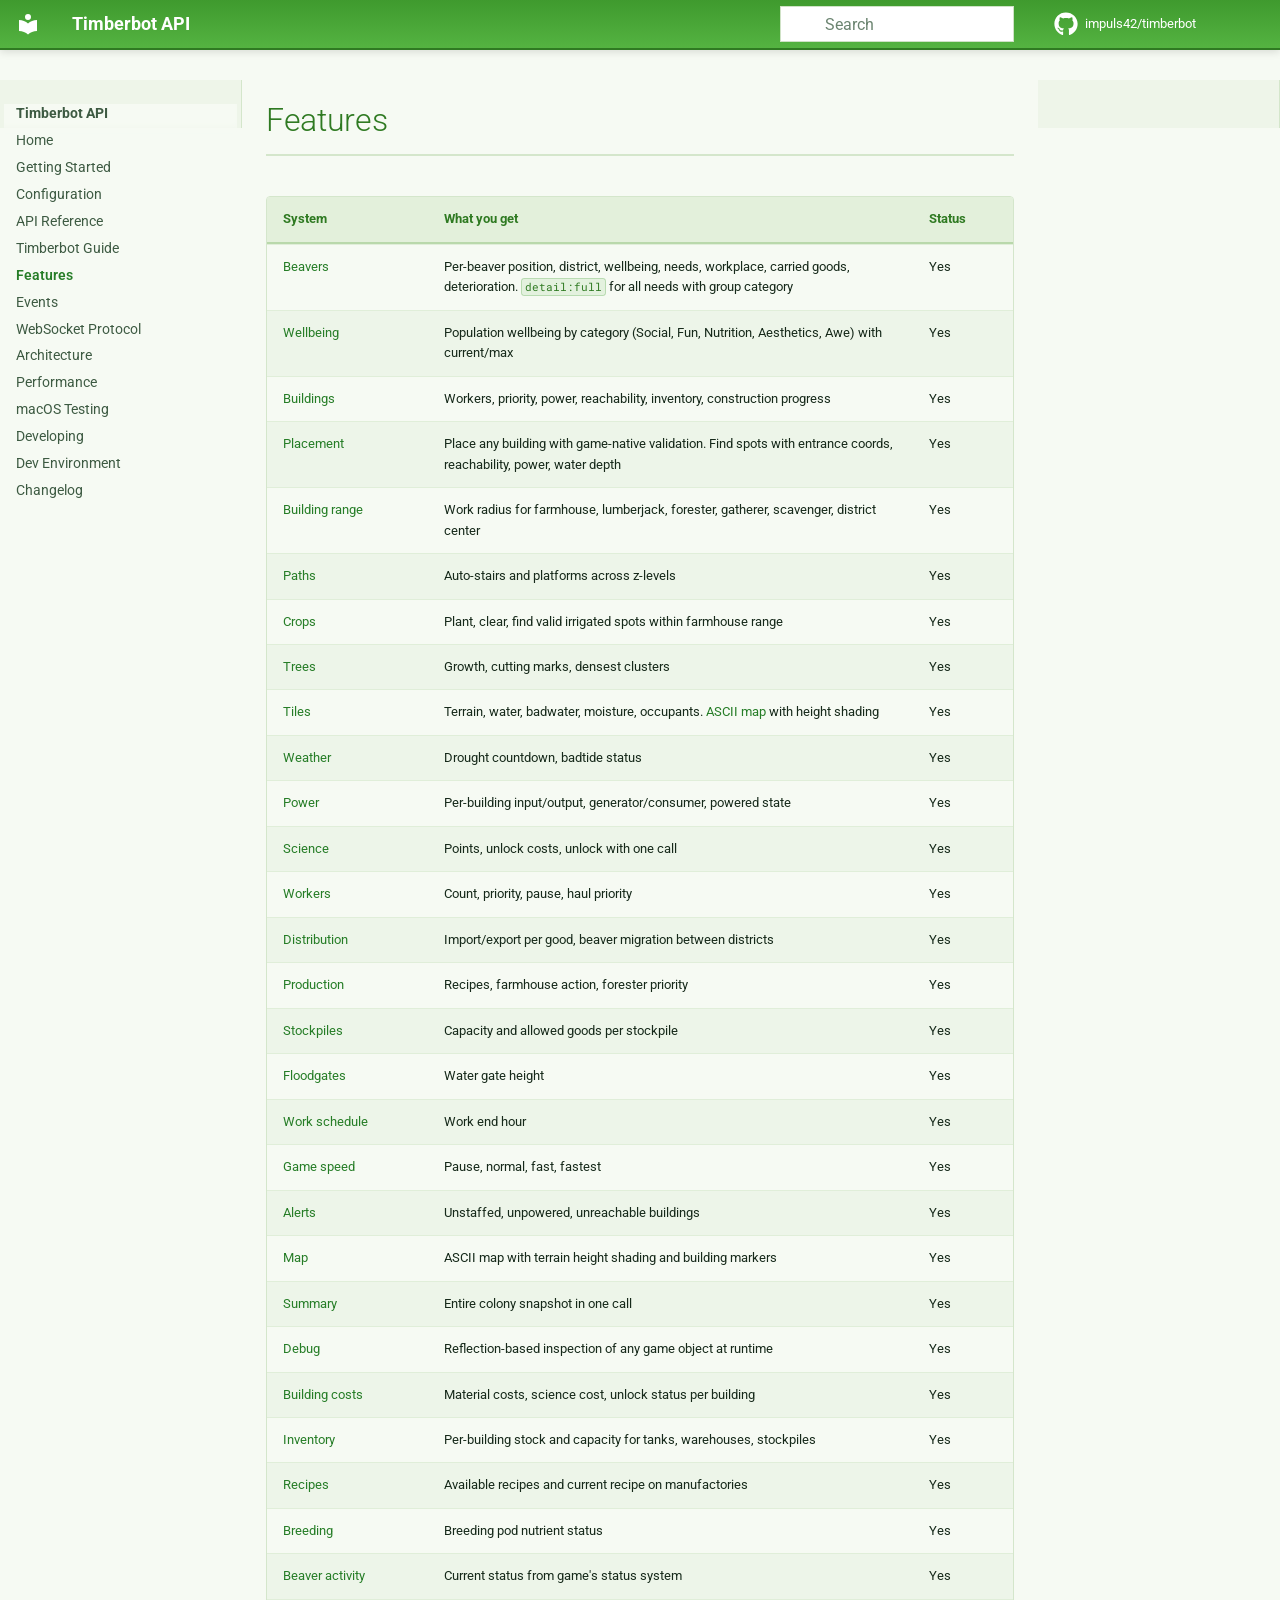
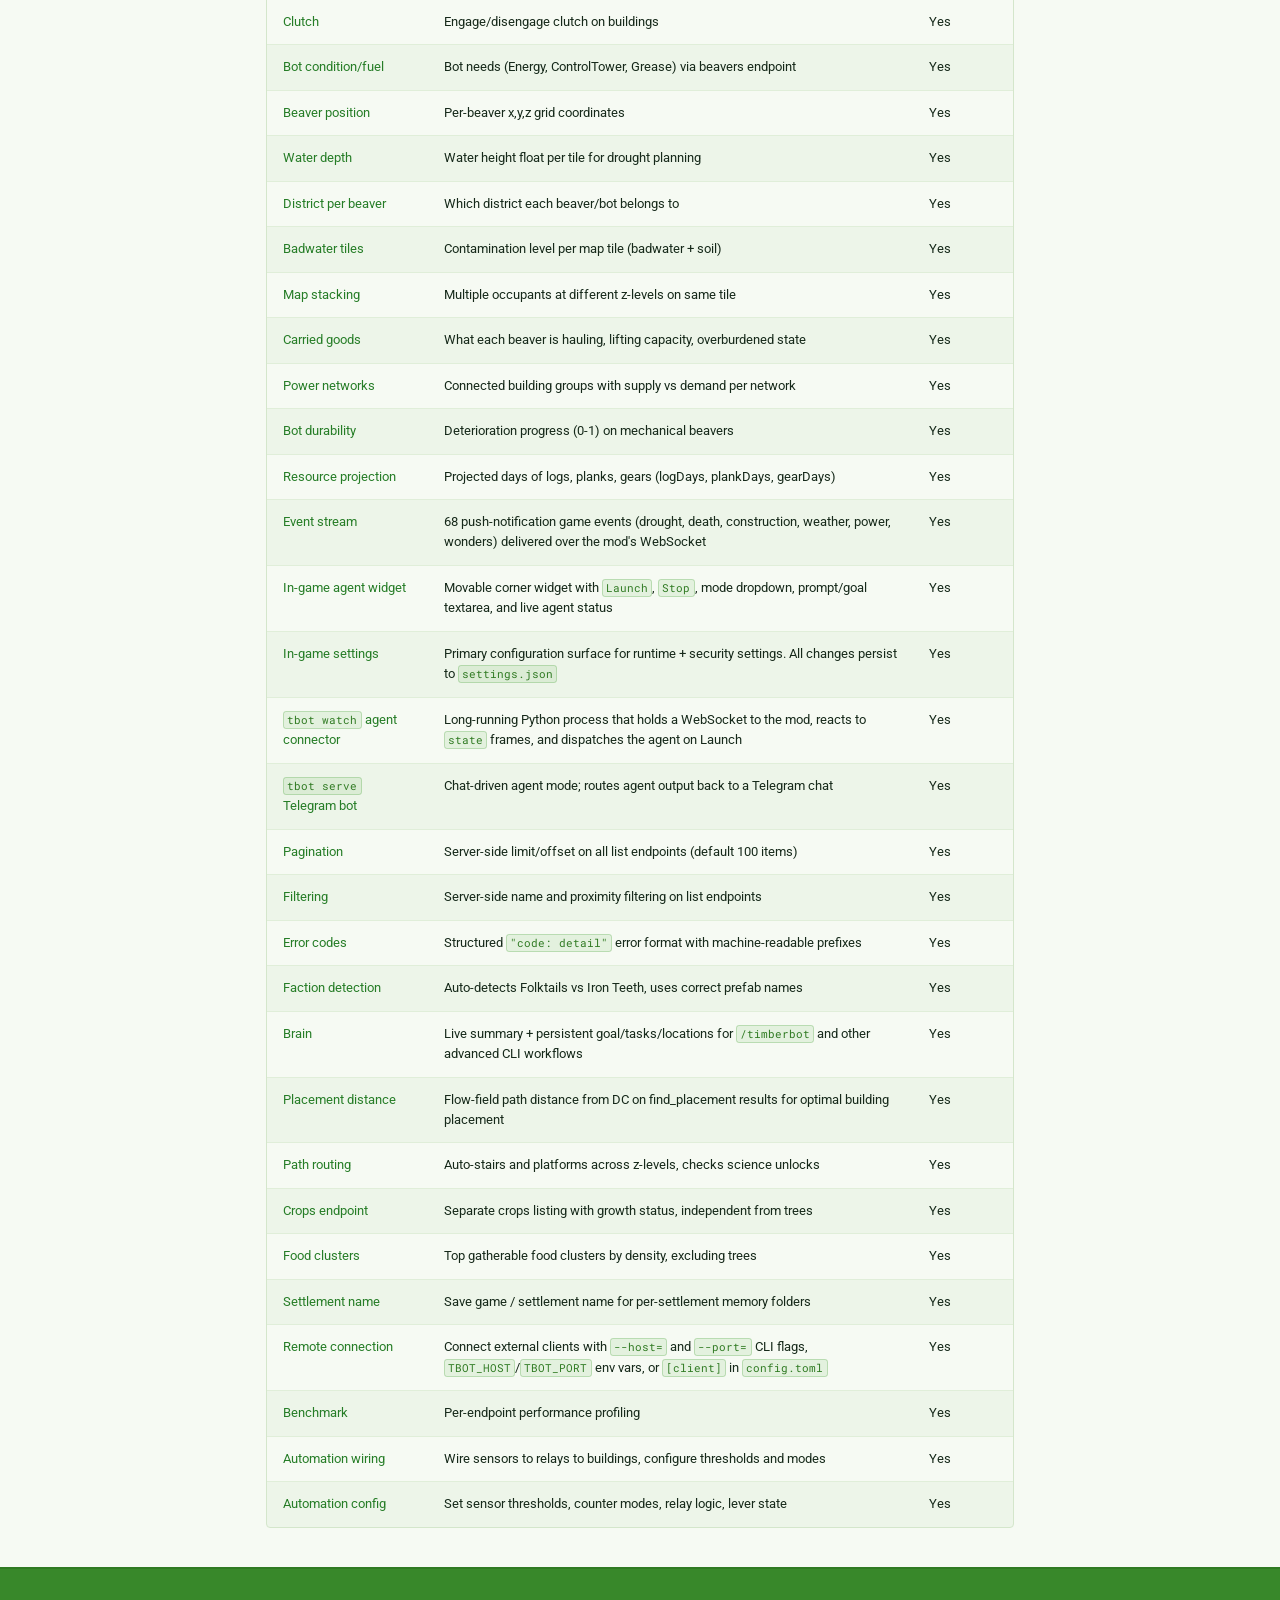
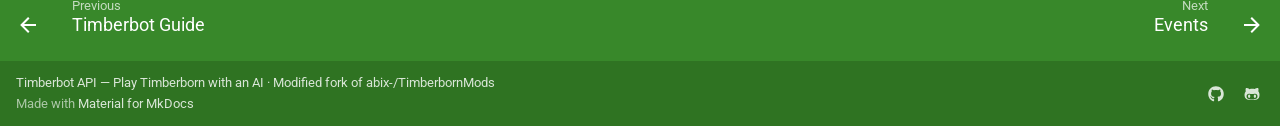
<file: features/index.html>
<!doctype html>
<html lang="en" class="no-js">
  <head>
    
      <meta charset="utf-8">
      <meta name="viewport" content="width=device-width,initial-scale=1">
      
        <meta name="description" content="Full read/write HTTP API for controlling Timberborn with AI (modified fork of abix-/TimberbornMods)">
      
      
      
        <link rel="canonical" href="https://impuls42.github.io/timberbot/features/">
      
      
        <link rel="prev" href="../timberbot/">
      
      
        <link rel="next" href="../events/">
      
      
        
      
      
      <link rel="icon" href="../assets/images/favicon.png">
      <meta name="generator" content="mkdocs-1.6.1, mkdocs-material-9.7.7">
    
    
      
        <title>Features - Timberbot API</title>
      
    
    
      <link rel="stylesheet" href="../assets/stylesheets/main.ec1eaa64.min.css">
      
        
        <link rel="stylesheet" href="../assets/stylesheets/palette.ab4e12ef.min.css">
      
      


    
    
      
    
    
      
        
        
        <link rel="preconnect" href="https://fonts.gstatic.com" crossorigin>
        <link rel="stylesheet" href="https://fonts.googleapis.com/css?family=Roboto:300,300i,400,400i,700,700i%7CRoboto+Mono:400,400i,700,700i&display=fallback">
        <style>:root{--md-text-font:"Roboto";--md-code-font:"Roboto Mono"}</style>
      
    
    
      <link rel="stylesheet" href="../stylesheets/extra.css">
    
    <script>__md_scope=new URL("..",location),__md_hash=e=>[...e].reduce(((e,_)=>(e<<5)-e+_.charCodeAt(0)),0),__md_get=(e,_=localStorage,t=__md_scope)=>JSON.parse(_.getItem(t.pathname+"."+e)),__md_set=(e,_,t=localStorage,a=__md_scope)=>{try{t.setItem(a.pathname+"."+e,JSON.stringify(_))}catch(e){}}</script>
    
      

    
    
  </head>
  
  
    
    
    
    
    
    <body dir="ltr" data-md-color-scheme="default" data-md-color-primary="custom" data-md-color-accent="custom">
  
    
    <input class="md-toggle" data-md-toggle="drawer" type="checkbox" id="__drawer" autocomplete="off">
    <input class="md-toggle" data-md-toggle="search" type="checkbox" id="__search" autocomplete="off">
    <label class="md-overlay" for="__drawer"></label>
    <div data-md-component="skip">
      
        
        <a href="#features" class="md-skip">
          Skip to content
        </a>
      
    </div>
    <div data-md-component="announce">
      
    </div>
    
    
      

  

<header class="md-header md-header--shadow" data-md-component="header">
  <nav class="md-header__inner md-grid" aria-label="Header">
    <a href=".." title="Timberbot API" class="md-header__button md-logo" aria-label="Timberbot API" data-md-component="logo">
      
  
  <svg xmlns="http://www.w3.org/2000/svg" viewBox="0 0 24 24"><path d="M12 8a3 3 0 0 0 3-3 3 3 0 0 0-3-3 3 3 0 0 0-3 3 3 3 0 0 0 3 3m0 3.54C9.64 9.35 6.5 8 3 8v11c3.5 0 6.64 1.35 9 3.54 2.36-2.19 5.5-3.54 9-3.54V8c-3.5 0-6.64 1.35-9 3.54"/></svg>

    </a>
    <label class="md-header__button md-icon" for="__drawer">
      
      <svg xmlns="http://www.w3.org/2000/svg" viewBox="0 0 24 24"><path d="M3 6h18v2H3zm0 5h18v2H3zm0 5h18v2H3z"/></svg>
    </label>
    <div class="md-header__title" data-md-component="header-title">
      <div class="md-header__ellipsis">
        <div class="md-header__topic">
          <span class="md-ellipsis">
            Timberbot API
          </span>
        </div>
        <div class="md-header__topic" data-md-component="header-topic">
          <span class="md-ellipsis">
            
              Features
            
          </span>
        </div>
      </div>
    </div>
    
      
    
    
    
    
      
      
        <label class="md-header__button md-icon" for="__search">
          
          <svg xmlns="http://www.w3.org/2000/svg" viewBox="0 0 24 24"><path d="M9.5 3A6.5 6.5 0 0 1 16 9.5c0 1.61-.59 3.09-1.56 4.23l.27.27h.79l5 5-1.5 1.5-5-5v-.79l-.27-.27A6.52 6.52 0 0 1 9.5 16 6.5 6.5 0 0 1 3 9.5 6.5 6.5 0 0 1 9.5 3m0 2C7 5 5 7 5 9.5S7 14 9.5 14 14 12 14 9.5 12 5 9.5 5"/></svg>
        </label>
        <div class="md-search" data-md-component="search" role="dialog">
  <label class="md-search__overlay" for="__search"></label>
  <div class="md-search__inner" role="search">
    <form class="md-search__form" name="search">
      <input type="text" class="md-search__input" name="query" aria-label="Search" placeholder="Search" autocapitalize="off" autocorrect="off" autocomplete="off" spellcheck="false" data-md-component="search-query" required>
      <label class="md-search__icon md-icon" for="__search">
        
        <svg xmlns="http://www.w3.org/2000/svg" viewBox="0 0 24 24"><path d="M9.5 3A6.5 6.5 0 0 1 16 9.5c0 1.61-.59 3.09-1.56 4.23l.27.27h.79l5 5-1.5 1.5-5-5v-.79l-.27-.27A6.52 6.52 0 0 1 9.5 16 6.5 6.5 0 0 1 3 9.5 6.5 6.5 0 0 1 9.5 3m0 2C7 5 5 7 5 9.5S7 14 9.5 14 14 12 14 9.5 12 5 9.5 5"/></svg>
        
        <svg xmlns="http://www.w3.org/2000/svg" viewBox="0 0 24 24"><path d="M20 11v2H8l5.5 5.5-1.42 1.42L4.16 12l7.92-7.92L13.5 5.5 8 11z"/></svg>
      </label>
      <nav class="md-search__options" aria-label="Search">
        
        <button type="reset" class="md-search__icon md-icon" title="Clear" aria-label="Clear" tabindex="-1">
          
          <svg xmlns="http://www.w3.org/2000/svg" viewBox="0 0 24 24"><path d="M19 6.41 17.59 5 12 10.59 6.41 5 5 6.41 10.59 12 5 17.59 6.41 19 12 13.41 17.59 19 19 17.59 13.41 12z"/></svg>
        </button>
      </nav>
      
        <div class="md-search__suggest" data-md-component="search-suggest"></div>
      
    </form>
    <div class="md-search__output">
      <div class="md-search__scrollwrap" tabindex="0" data-md-scrollfix>
        <div class="md-search-result" data-md-component="search-result">
          <div class="md-search-result__meta">
            Initializing search
          </div>
          <ol class="md-search-result__list" role="presentation"></ol>
        </div>
      </div>
    </div>
  </div>
</div>
      
    
    
      <div class="md-header__source">
        <a href="https://github.com/impuls42/timberbot" title="Go to repository" class="md-source" data-md-component="source">
  <div class="md-source__icon md-icon">
    
    <svg xmlns="http://www.w3.org/2000/svg" viewBox="0 0 512 512"><!--! Font Awesome Free 7.1.0 by @fontawesome - https://fontawesome.com License - https://fontawesome.com/license/free (Icons: CC BY 4.0, Fonts: SIL OFL 1.1, Code: MIT License) Copyright 2025 Fonticons, Inc.--><path d="M173.9 397.4c0 2-2.3 3.6-5.2 3.6-3.3.3-5.6-1.3-5.6-3.6 0-2 2.3-3.6 5.2-3.6 3-.3 5.6 1.3 5.6 3.6m-31.1-4.5c-.7 2 1.3 4.3 4.3 4.9 2.6 1 5.6 0 6.2-2s-1.3-4.3-4.3-5.2c-2.6-.7-5.5.3-6.2 2.3m44.2-1.7c-2.9.7-4.9 2.6-4.6 4.9.3 2 2.9 3.3 5.9 2.6 2.9-.7 4.9-2.6 4.6-4.6-.3-1.9-3-3.2-5.9-2.9M252.8 8C114.1 8 8 113.3 8 252c0 110.9 69.8 205.8 169.5 239.2 12.8 2.3 17.3-5.6 17.3-12.1 0-6.2-.3-40.4-.3-61.4 0 0-70 15-84.7-29.8 0 0-11.4-29.1-27.8-36.6 0 0-22.9-15.7 1.6-15.4 0 0 24.9 2 38.6 25.8 21.9 38.6 58.6 27.5 72.9 20.9 2.3-16 8.8-27.1 16-33.7-55.9-6.2-112.3-14.3-112.3-110.5 0-27.5 7.6-41.3 23.6-58.9-2.6-6.5-11.1-33.3 2.6-67.9 20.9-6.5 69 27 69 27 20-5.6 41.5-8.5 62.8-8.5s42.8 2.9 62.8 8.5c0 0 48.1-33.6 69-27 13.7 34.7 5.2 61.4 2.6 67.9 16 17.7 25.8 31.5 25.8 58.9 0 96.5-58.9 104.2-114.8 110.5 9.2 7.9 17 22.9 17 46.4 0 33.7-.3 75.4-.3 83.6 0 6.5 4.6 14.4 17.3 12.1C436.2 457.8 504 362.9 504 252 504 113.3 391.5 8 252.8 8M105.2 352.9c-1.3 1-1 3.3.7 5.2 1.6 1.6 3.9 2.3 5.2 1 1.3-1 1-3.3-.7-5.2-1.6-1.6-3.9-2.3-5.2-1m-10.8-8.1c-.7 1.3.3 2.9 2.3 3.9 1.6 1 3.6.7 4.3-.7.7-1.3-.3-2.9-2.3-3.9-2-.6-3.6-.3-4.3.7m32.4 35.6c-1.6 1.3-1 4.3 1.3 6.2 2.3 2.3 5.2 2.6 6.5 1 1.3-1.3.7-4.3-1.3-6.2-2.2-2.3-5.2-2.6-6.5-1m-11.4-14.7c-1.6 1-1.6 3.6 0 5.9s4.3 3.3 5.6 2.3c1.6-1.3 1.6-3.9 0-6.2-1.4-2.3-4-3.3-5.6-2"/></svg>
  </div>
  <div class="md-source__repository">
    impuls42/timberbot
  </div>
</a>
      </div>
    
  </nav>
  
</header>
    
    <div class="md-container" data-md-component="container">
      
      
        
          
        
      
      <main class="md-main" data-md-component="main">
        <div class="md-main__inner md-grid">
          
            
              
              <div class="md-sidebar md-sidebar--primary" data-md-component="sidebar" data-md-type="navigation" >
                <div class="md-sidebar__scrollwrap">
                  <div class="md-sidebar__inner">
                    



<nav class="md-nav md-nav--primary" aria-label="Navigation" data-md-level="0">
  <label class="md-nav__title" for="__drawer">
    <a href=".." title="Timberbot API" class="md-nav__button md-logo" aria-label="Timberbot API" data-md-component="logo">
      
  
  <svg xmlns="http://www.w3.org/2000/svg" viewBox="0 0 24 24"><path d="M12 8a3 3 0 0 0 3-3 3 3 0 0 0-3-3 3 3 0 0 0-3 3 3 3 0 0 0 3 3m0 3.54C9.64 9.35 6.5 8 3 8v11c3.5 0 6.64 1.35 9 3.54 2.36-2.19 5.5-3.54 9-3.54V8c-3.5 0-6.64 1.35-9 3.54"/></svg>

    </a>
    Timberbot API
  </label>
  
    <div class="md-nav__source">
      <a href="https://github.com/impuls42/timberbot" title="Go to repository" class="md-source" data-md-component="source">
  <div class="md-source__icon md-icon">
    
    <svg xmlns="http://www.w3.org/2000/svg" viewBox="0 0 512 512"><!--! Font Awesome Free 7.1.0 by @fontawesome - https://fontawesome.com License - https://fontawesome.com/license/free (Icons: CC BY 4.0, Fonts: SIL OFL 1.1, Code: MIT License) Copyright 2025 Fonticons, Inc.--><path d="M173.9 397.4c0 2-2.3 3.6-5.2 3.6-3.3.3-5.6-1.3-5.6-3.6 0-2 2.3-3.6 5.2-3.6 3-.3 5.6 1.3 5.6 3.6m-31.1-4.5c-.7 2 1.3 4.3 4.3 4.9 2.6 1 5.6 0 6.2-2s-1.3-4.3-4.3-5.2c-2.6-.7-5.5.3-6.2 2.3m44.2-1.7c-2.9.7-4.9 2.6-4.6 4.9.3 2 2.9 3.3 5.9 2.6 2.9-.7 4.9-2.6 4.6-4.6-.3-1.9-3-3.2-5.9-2.9M252.8 8C114.1 8 8 113.3 8 252c0 110.9 69.8 205.8 169.5 239.2 12.8 2.3 17.3-5.6 17.3-12.1 0-6.2-.3-40.4-.3-61.4 0 0-70 15-84.7-29.8 0 0-11.4-29.1-27.8-36.6 0 0-22.9-15.7 1.6-15.4 0 0 24.9 2 38.6 25.8 21.9 38.6 58.6 27.5 72.9 20.9 2.3-16 8.8-27.1 16-33.7-55.9-6.2-112.3-14.3-112.3-110.5 0-27.5 7.6-41.3 23.6-58.9-2.6-6.5-11.1-33.3 2.6-67.9 20.9-6.5 69 27 69 27 20-5.6 41.5-8.5 62.8-8.5s42.8 2.9 62.8 8.5c0 0 48.1-33.6 69-27 13.7 34.7 5.2 61.4 2.6 67.9 16 17.7 25.8 31.5 25.8 58.9 0 96.5-58.9 104.2-114.8 110.5 9.2 7.9 17 22.9 17 46.4 0 33.7-.3 75.4-.3 83.6 0 6.5 4.6 14.4 17.3 12.1C436.2 457.8 504 362.9 504 252 504 113.3 391.5 8 252.8 8M105.2 352.9c-1.3 1-1 3.3.7 5.2 1.6 1.6 3.9 2.3 5.2 1 1.3-1 1-3.3-.7-5.2-1.6-1.6-3.9-2.3-5.2-1m-10.8-8.1c-.7 1.3.3 2.9 2.3 3.9 1.6 1 3.6.7 4.3-.7.7-1.3-.3-2.9-2.3-3.9-2-.6-3.6-.3-4.3.7m32.4 35.6c-1.6 1.3-1 4.3 1.3 6.2 2.3 2.3 5.2 2.6 6.5 1 1.3-1.3.7-4.3-1.3-6.2-2.2-2.3-5.2-2.6-6.5-1m-11.4-14.7c-1.6 1-1.6 3.6 0 5.9s4.3 3.3 5.6 2.3c1.6-1.3 1.6-3.9 0-6.2-1.4-2.3-4-3.3-5.6-2"/></svg>
  </div>
  <div class="md-source__repository">
    impuls42/timberbot
  </div>
</a>
    </div>
  
  <ul class="md-nav__list" data-md-scrollfix>
    
      
      
  
  
  
  
    <li class="md-nav__item">
      <a href=".." class="md-nav__link">
        
  
  
  <span class="md-ellipsis">
    
  
    Home
  

    
  </span>
  
  

      </a>
    </li>
  

    
      
      
  
  
  
  
    <li class="md-nav__item">
      <a href="../getting-started/" class="md-nav__link">
        
  
  
  <span class="md-ellipsis">
    
  
    Getting Started
  

    
  </span>
  
  

      </a>
    </li>
  

    
      
      
  
  
  
  
    <li class="md-nav__item">
      <a href="../configuration/" class="md-nav__link">
        
  
  
  <span class="md-ellipsis">
    
  
    Configuration
  

    
  </span>
  
  

      </a>
    </li>
  

    
      
      
  
  
  
  
    <li class="md-nav__item">
      <a href="../api-reference/" class="md-nav__link">
        
  
  
  <span class="md-ellipsis">
    
  
    API Reference
  

    
  </span>
  
  

      </a>
    </li>
  

    
      
      
  
  
  
  
    <li class="md-nav__item">
      <a href="../timberbot/" class="md-nav__link">
        
  
  
  <span class="md-ellipsis">
    
  
    Timberbot Guide
  

    
  </span>
  
  

      </a>
    </li>
  

    
      
      
  
  
    
  
  
  
    <li class="md-nav__item md-nav__item--active">
      
      <input class="md-nav__toggle md-toggle" type="checkbox" id="__toc">
      
      
        
      
      
      <a href="./" class="md-nav__link md-nav__link--active">
        
  
  
  <span class="md-ellipsis">
    
  
    Features
  

    
  </span>
  
  

      </a>
      
    </li>
  

    
      
      
  
  
  
  
    <li class="md-nav__item">
      <a href="../events/" class="md-nav__link">
        
  
  
  <span class="md-ellipsis">
    
  
    Events
  

    
  </span>
  
  

      </a>
    </li>
  

    
      
      
  
  
  
  
    <li class="md-nav__item">
      <a href="../websocket-protocol/" class="md-nav__link">
        
  
  
  <span class="md-ellipsis">
    
  
    WebSocket Protocol
  

    
  </span>
  
  

      </a>
    </li>
  

    
      
      
  
  
  
  
    <li class="md-nav__item">
      <a href="../architecture/" class="md-nav__link">
        
  
  
  <span class="md-ellipsis">
    
  
    Architecture
  

    
  </span>
  
  

      </a>
    </li>
  

    
      
      
  
  
  
  
    <li class="md-nav__item">
      <a href="../performance/" class="md-nav__link">
        
  
  
  <span class="md-ellipsis">
    
  
    Performance
  

    
  </span>
  
  

      </a>
    </li>
  

    
      
      
  
  
  
  
    <li class="md-nav__item">
      <a href="../macos-testing/" class="md-nav__link">
        
  
  
  <span class="md-ellipsis">
    
  
    macOS Testing
  

    
  </span>
  
  

      </a>
    </li>
  

    
      
      
  
  
  
  
    <li class="md-nav__item">
      <a href="../developing/" class="md-nav__link">
        
  
  
  <span class="md-ellipsis">
    
  
    Developing
  

    
  </span>
  
  

      </a>
    </li>
  

    
      
      
  
  
  
  
    <li class="md-nav__item">
      <a href="../devenv/" class="md-nav__link">
        
  
  
  <span class="md-ellipsis">
    
  
    Dev Environment
  

    
  </span>
  
  

      </a>
    </li>
  

    
      
      
  
  
  
  
    <li class="md-nav__item">
      <a href="../unreleased/" class="md-nav__link">
        
  
  
  <span class="md-ellipsis">
    
  
    Changelog
  

    
  </span>
  
  

      </a>
    </li>
  

    
  </ul>
</nav>
                  </div>
                </div>
              </div>
            
            
              
              <div class="md-sidebar md-sidebar--secondary" data-md-component="sidebar" data-md-type="toc" >
                <div class="md-sidebar__scrollwrap">
                  <div class="md-sidebar__inner">
                    

<nav class="md-nav md-nav--secondary" aria-label="Table of contents">
  
  
  
    
  
  
</nav>
                  </div>
                </div>
              </div>
            
          
          
            <div class="md-content" data-md-component="content">
              
              <article class="md-content__inner md-typeset">
                
                  


  
  


<h1 id="features">Features<a class="headerlink" href="#features" title="Permanent link">&para;</a></h1>
<table>
<thead>
<tr>
<th>System</th>
<th>What you get</th>
<th>Status</th>
</tr>
</thead>
<tbody>
<tr>
<td><a href="../api-reference/#get-apibeavers">Beavers</a></td>
<td>Per-beaver position, district, wellbeing, needs, workplace, carried goods, deterioration. <code>detail:full</code> for all needs with group category</td>
<td>Yes</td>
</tr>
<tr>
<td><a href="../api-reference/#get-apiwellbeing">Wellbeing</a></td>
<td>Population wellbeing by category (Social, Fun, Nutrition, Aesthetics, Awe) with current/max</td>
<td>Yes</td>
</tr>
<tr>
<td><a href="../api-reference/#get-apibuildings">Buildings</a></td>
<td>Workers, priority, power, reachability, inventory, construction progress</td>
<td>Yes</td>
</tr>
<tr>
<td><a href="../api-reference/#post-apibuildingplace">Placement</a></td>
<td>Place any building with game-native validation. Find spots with entrance coords, reachability, power, water depth</td>
<td>Yes</td>
</tr>
<tr>
<td><a href="../api-reference/#post-apibuildingrange">Building range</a></td>
<td>Work radius for farmhouse, lumberjack, forester, gatherer, scavenger, district center</td>
<td>Yes</td>
</tr>
<tr>
<td><a href="../api-reference/#post-apipathplace">Paths</a></td>
<td>Auto-stairs and platforms across z-levels</td>
<td>Yes</td>
</tr>
<tr>
<td><a href="../api-reference/#post-apiplantingmark">Crops</a></td>
<td>Plant, clear, find valid irrigated spots within farmhouse range</td>
<td>Yes</td>
</tr>
<tr>
<td><a href="../api-reference/#get-apitrees">Trees</a></td>
<td>Growth, cutting marks, densest clusters</td>
<td>Yes</td>
</tr>
<tr>
<td><a href="../api-reference/#get-apitiles">Tiles</a></td>
<td>Terrain, water, badwater, moisture, occupants. <a href="../api-reference/#map">ASCII map</a> with height shading</td>
<td>Yes</td>
</tr>
<tr>
<td><a href="../api-reference/#get-apiweather">Weather</a></td>
<td>Drought countdown, badtide status</td>
<td>Yes</td>
</tr>
<tr>
<td><a href="../api-reference/#get-apibuildings">Power</a></td>
<td>Per-building input/output, generator/consumer, powered state</td>
<td>Yes</td>
</tr>
<tr>
<td><a href="../api-reference/#get-apiscience">Science</a></td>
<td>Points, unlock costs, unlock with one call</td>
<td>Yes</td>
</tr>
<tr>
<td><a href="../api-reference/#post-apibuildingworkers">Workers</a></td>
<td>Count, priority, pause, haul priority</td>
<td>Yes</td>
</tr>
<tr>
<td><a href="../api-reference/#get-apidistribution">Distribution</a></td>
<td>Import/export per good, beaver migration between districts</td>
<td>Yes</td>
</tr>
<tr>
<td><a href="../api-reference/#post-apibuildingrecipe">Production</a></td>
<td>Recipes, farmhouse action, forester priority</td>
<td>Yes</td>
</tr>
<tr>
<td><a href="../api-reference/#post-apibuildingstorage">Stockpiles</a></td>
<td>Capacity and allowed goods per stockpile</td>
<td>Yes</td>
</tr>
<tr>
<td><a href="../api-reference/#post-apibuildingfloodgate">Floodgates</a></td>
<td>Water gate height</td>
<td>Yes</td>
</tr>
<tr>
<td><a href="../api-reference/#post-apiworkhours">Work schedule</a></td>
<td>Work end hour</td>
<td>Yes</td>
</tr>
<tr>
<td><a href="../api-reference/#post-apispeed">Game speed</a></td>
<td>Pause, normal, fast, fastest</td>
<td>Yes</td>
</tr>
<tr>
<td><a href="../api-reference/#get-apialerts">Alerts</a></td>
<td>Unstaffed, unpowered, unreachable buildings</td>
<td>Yes</td>
</tr>
<tr>
<td><a href="../api-reference/#map">Map</a></td>
<td>ASCII map with terrain height shading and building markers</td>
<td>Yes</td>
</tr>
<tr>
<td><a href="../api-reference/#get-apisummary">Summary</a></td>
<td>Entire colony snapshot in one call</td>
<td>Yes</td>
</tr>
<tr>
<td><a href="../api-reference/#post-apidebug">Debug</a></td>
<td>Reflection-based inspection of any game object at runtime</td>
<td>Yes</td>
</tr>
<tr>
<td><a href="../api-reference/#get-apiprefabs">Building costs</a></td>
<td>Material costs, science cost, unlock status per building</td>
<td>Yes</td>
</tr>
<tr>
<td><a href="../api-reference/#get-apibuildings">Inventory</a></td>
<td>Per-building stock and capacity for tanks, warehouses, stockpiles</td>
<td>Yes</td>
</tr>
<tr>
<td><a href="../api-reference/#get-apibuildings">Recipes</a></td>
<td>Available recipes and current recipe on manufactories</td>
<td>Yes</td>
</tr>
<tr>
<td><a href="../api-reference/#get-apibuildings">Breeding</a></td>
<td>Breeding pod nutrient status</td>
<td>Yes</td>
</tr>
<tr>
<td><a href="../api-reference/#get-apibeavers">Beaver activity</a></td>
<td>Current status from game's status system</td>
<td>Yes</td>
</tr>
<tr>
<td><a href="../api-reference/#post-apibuildingclutch">Clutch</a></td>
<td>Engage/disengage clutch on buildings</td>
<td>Yes</td>
</tr>
<tr>
<td><a href="../api-reference/#get-apibeavers">Bot condition/fuel</a></td>
<td>Bot needs (Energy, ControlTower, Grease) via beavers endpoint</td>
<td>Yes</td>
</tr>
<tr>
<td><a href="../api-reference/#get-apibeavers">Beaver position</a></td>
<td>Per-beaver x,y,z grid coordinates</td>
<td>Yes</td>
</tr>
<tr>
<td><a href="../api-reference/#get-apitiles">Water depth</a></td>
<td>Water height float per tile for drought planning</td>
<td>Yes</td>
</tr>
<tr>
<td><a href="../api-reference/#get-apibeavers">District per beaver</a></td>
<td>Which district each beaver/bot belongs to</td>
<td>Yes</td>
</tr>
<tr>
<td><a href="../api-reference/#get-apitiles">Badwater tiles</a></td>
<td>Contamination level per map tile (badwater + soil)</td>
<td>Yes</td>
</tr>
<tr>
<td><a href="../api-reference/#get-apitiles">Map stacking</a></td>
<td>Multiple occupants at different z-levels on same tile</td>
<td>Yes</td>
</tr>
<tr>
<td><a href="../api-reference/#get-apibeavers">Carried goods</a></td>
<td>What each beaver is hauling, lifting capacity, overburdened state</td>
<td>Yes</td>
</tr>
<tr>
<td><a href="../api-reference/#get-apipower">Power networks</a></td>
<td>Connected building groups with supply vs demand per network</td>
<td>Yes</td>
</tr>
<tr>
<td><a href="../api-reference/#get-apibeavers">Bot durability</a></td>
<td>Deterioration progress (0-1) on mechanical beavers</td>
<td>Yes</td>
</tr>
<tr>
<td><a href="../api-reference/#get-apisummary">Resource projection</a></td>
<td>Projected days of logs, planks, gears (logDays, plankDays, gearDays)</td>
<td>Yes</td>
</tr>
<tr>
<td><a href="../events/">Event stream</a></td>
<td>68 push-notification game events (drought, death, construction, weather, power, wonders) delivered over the mod's WebSocket</td>
<td>Yes</td>
</tr>
<tr>
<td><a href="../getting-started/#start-a-session">In-game agent widget</a></td>
<td>Movable corner widget with <code>Launch</code>, <code>Stop</code>, mode dropdown, prompt/goal textarea, and live agent status</td>
<td>Yes</td>
</tr>
<tr>
<td><a href="../getting-started/#settings-and-configuration-server-mod">In-game settings</a></td>
<td>Primary configuration surface for runtime + security settings. All changes persist to <code>settings.json</code></td>
<td>Yes</td>
</tr>
<tr>
<td><a href="../getting-started/#start-a-session"><code>tbot watch</code> agent connector</a></td>
<td>Long-running Python process that holds a WebSocket to the mod, reacts to <code>state</code> frames, and dispatches the agent on Launch</td>
<td>Yes</td>
</tr>
<tr>
<td><a href="../getting-started/#talk-to-the-agent-over-telegram-tbot-serve"><code>tbot serve</code> Telegram bot</a></td>
<td>Chat-driven agent mode; routes agent output back to a Telegram chat</td>
<td>Yes</td>
</tr>
<tr>
<td><a href="../api-reference/#pagination">Pagination</a></td>
<td>Server-side limit/offset on all list endpoints (default 100 items)</td>
<td>Yes</td>
</tr>
<tr>
<td><a href="../api-reference/#server-side-filtering">Filtering</a></td>
<td>Server-side name and proximity filtering on list endpoints</td>
<td>Yes</td>
</tr>
<tr>
<td><a href="../api-reference/#error-format">Error codes</a></td>
<td>Structured <code>"code: detail"</code> error format with machine-readable prefixes</td>
<td>Yes</td>
</tr>
<tr>
<td><a href="../api-reference/#get-apisummary">Faction detection</a></td>
<td>Auto-detects Folktails vs Iron Teeth, uses correct prefab names</td>
<td>Yes</td>
</tr>
<tr>
<td><a href="../api-reference/#spatial-memory-cli-focused">Brain</a></td>
<td>Live summary + persistent goal/tasks/locations for <code>/timberbot</code> and other advanced CLI workflows</td>
<td>Yes</td>
</tr>
<tr>
<td><a href="../api-reference/#post-apiplacementfind">Placement distance</a></td>
<td>Flow-field path distance from DC on find_placement results for optimal building placement</td>
<td>Yes</td>
</tr>
<tr>
<td><a href="../api-reference/#post-apipathplace">Path routing</a></td>
<td>Auto-stairs and platforms across z-levels, checks science unlocks</td>
<td>Yes</td>
</tr>
<tr>
<td><a href="../api-reference/#get-apicrops">Crops endpoint</a></td>
<td>Separate crops listing with growth status, independent from trees</td>
<td>Yes</td>
</tr>
<tr>
<td><a href="../api-reference/#get-apifood_clusters">Food clusters</a></td>
<td>Top gatherable food clusters by density, excluding trees</td>
<td>Yes</td>
</tr>
<tr>
<td><a href="../api-reference/#get-apisettlement">Settlement name</a></td>
<td>Save game / settlement name for per-settlement memory folders</td>
<td>Yes</td>
</tr>
<tr>
<td><a href="../getting-started/#remote-connections">Remote connection</a></td>
<td>Connect external clients with <code>--host=</code> and <code>--port=</code> CLI flags, <code>TBOT_HOST</code>/<code>TBOT_PORT</code> env vars, or <code>[client]</code> in <code>config.toml</code></td>
<td>Yes</td>
</tr>
<tr>
<td><a href="../api-reference/#post-apibenchmark">Benchmark</a></td>
<td>Per-endpoint performance profiling</td>
<td>Yes</td>
</tr>
<tr>
<td><a href="../api-reference/#post-apiautomationlink">Automation wiring</a></td>
<td>Wire sensors to relays to buildings, configure thresholds and modes</td>
<td>Yes</td>
</tr>
<tr>
<td><a href="../api-reference/#post-apiautomationconfigure">Automation config</a></td>
<td>Set sensor thresholds, counter modes, relay logic, lever state</td>
<td>Yes</td>
</tr>
</tbody>
</table>












                
              </article>
            </div>
          
          
  <script>var tabs=__md_get("__tabs");if(Array.isArray(tabs))e:for(var set of document.querySelectorAll(".tabbed-set")){var labels=set.querySelector(".tabbed-labels");for(var tab of tabs)for(var label of labels.getElementsByTagName("label"))if(label.innerText.trim()===tab){var input=document.getElementById(label.htmlFor);input.checked=!0;continue e}}</script>

<script>var target=document.getElementById(location.hash.slice(1));target&&target.name&&(target.checked=target.name.startsWith("__tabbed_"))</script>
        </div>
        
          <button type="button" class="md-top md-icon" data-md-component="top" hidden>
  
  <svg xmlns="http://www.w3.org/2000/svg" viewBox="0 0 24 24"><path d="M13 20h-2V8l-5.5 5.5-1.42-1.42L12 4.16l7.92 7.92-1.42 1.42L13 8z"/></svg>
  Back to top
</button>
        
      </main>
      
        <footer class="md-footer">
  
    
      
      <nav class="md-footer__inner md-grid" aria-label="Footer" >
        
          
          <a href="../timberbot/" class="md-footer__link md-footer__link--prev" aria-label="Previous: Timberbot Guide">
            <div class="md-footer__button md-icon">
              
              <svg xmlns="http://www.w3.org/2000/svg" viewBox="0 0 24 24"><path d="M20 11v2H8l5.5 5.5-1.42 1.42L4.16 12l7.92-7.92L13.5 5.5 8 11z"/></svg>
            </div>
            <div class="md-footer__title">
              <span class="md-footer__direction">
                Previous
              </span>
              <div class="md-ellipsis">
                Timberbot Guide
              </div>
            </div>
          </a>
        
        
          
          <a href="../events/" class="md-footer__link md-footer__link--next" aria-label="Next: Events">
            <div class="md-footer__title">
              <span class="md-footer__direction">
                Next
              </span>
              <div class="md-ellipsis">
                Events
              </div>
            </div>
            <div class="md-footer__button md-icon">
              
              <svg xmlns="http://www.w3.org/2000/svg" viewBox="0 0 24 24"><path d="M4 11v2h12l-5.5 5.5 1.42 1.42L19.84 12l-7.92-7.92L10.5 5.5 16 11z"/></svg>
            </div>
          </a>
        
      </nav>
    
  
  <div class="md-footer-meta md-typeset">
    <div class="md-footer-meta__inner md-grid">
      <div class="md-copyright">
  
    <div class="md-copyright__highlight">
      Timberbot API &mdash; Play Timberborn with an AI &middot; Modified fork of <a href="https://github.com/abix-/TimberbornMods">abix-/TimberbornMods</a>
    </div>
  
  
    Made with
    <a href="https://squidfunk.github.io/mkdocs-material/" target="_blank" rel="noopener">
      Material for MkDocs
    </a>
  
</div>
      
        
<div class="md-social">
  
    
    
    
    
      
      
    
    <a href="https://github.com/impuls42/timberbot" target="_blank" rel="noopener" title="github.com" class="md-social__link">
      <svg xmlns="http://www.w3.org/2000/svg" viewBox="0 0 512 512"><!--! Font Awesome Free 7.1.0 by @fontawesome - https://fontawesome.com License - https://fontawesome.com/license/free (Icons: CC BY 4.0, Fonts: SIL OFL 1.1, Code: MIT License) Copyright 2025 Fonticons, Inc.--><path d="M173.9 397.4c0 2-2.3 3.6-5.2 3.6-3.3.3-5.6-1.3-5.6-3.6 0-2 2.3-3.6 5.2-3.6 3-.3 5.6 1.3 5.6 3.6m-31.1-4.5c-.7 2 1.3 4.3 4.3 4.9 2.6 1 5.6 0 6.2-2s-1.3-4.3-4.3-5.2c-2.6-.7-5.5.3-6.2 2.3m44.2-1.7c-2.9.7-4.9 2.6-4.6 4.9.3 2 2.9 3.3 5.9 2.6 2.9-.7 4.9-2.6 4.6-4.6-.3-1.9-3-3.2-5.9-2.9M252.8 8C114.1 8 8 113.3 8 252c0 110.9 69.8 205.8 169.5 239.2 12.8 2.3 17.3-5.6 17.3-12.1 0-6.2-.3-40.4-.3-61.4 0 0-70 15-84.7-29.8 0 0-11.4-29.1-27.8-36.6 0 0-22.9-15.7 1.6-15.4 0 0 24.9 2 38.6 25.8 21.9 38.6 58.6 27.5 72.9 20.9 2.3-16 8.8-27.1 16-33.7-55.9-6.2-112.3-14.3-112.3-110.5 0-27.5 7.6-41.3 23.6-58.9-2.6-6.5-11.1-33.3 2.6-67.9 20.9-6.5 69 27 69 27 20-5.6 41.5-8.5 62.8-8.5s42.8 2.9 62.8 8.5c0 0 48.1-33.6 69-27 13.7 34.7 5.2 61.4 2.6 67.9 16 17.7 25.8 31.5 25.8 58.9 0 96.5-58.9 104.2-114.8 110.5 9.2 7.9 17 22.9 17 46.4 0 33.7-.3 75.4-.3 83.6 0 6.5 4.6 14.4 17.3 12.1C436.2 457.8 504 362.9 504 252 504 113.3 391.5 8 252.8 8M105.2 352.9c-1.3 1-1 3.3.7 5.2 1.6 1.6 3.9 2.3 5.2 1 1.3-1 1-3.3-.7-5.2-1.6-1.6-3.9-2.3-5.2-1m-10.8-8.1c-.7 1.3.3 2.9 2.3 3.9 1.6 1 3.6.7 4.3-.7.7-1.3-.3-2.9-2.3-3.9-2-.6-3.6-.3-4.3.7m32.4 35.6c-1.6 1.3-1 4.3 1.3 6.2 2.3 2.3 5.2 2.6 6.5 1 1.3-1.3.7-4.3-1.3-6.2-2.2-2.3-5.2-2.6-6.5-1m-11.4-14.7c-1.6 1-1.6 3.6 0 5.9s4.3 3.3 5.6 2.3c1.6-1.3 1.6-3.9 0-6.2-1.4-2.3-4-3.3-5.6-2"/></svg>
    </a>
  
    
    
    
    
    <a href="https://github.com/abix-/TimberbornMods" target="_blank" rel="noopener" title="Upstream (abix-/TimberbornMods)" class="md-social__link">
      <svg xmlns="http://www.w3.org/2000/svg" viewBox="0 0 512 512"><!--! Font Awesome Free 7.1.0 by @fontawesome - https://fontawesome.com License - https://fontawesome.com/license/free (Icons: CC BY 4.0, Fonts: SIL OFL 1.1, Code: MIT License) Copyright 2025 Fonticons, Inc.--><path d="M202.1 328.7c0 20.9-10.9 55.1-36.7 55.1s-36.7-34.2-36.7-55.1 10.9-55.1 36.7-55.1 36.7 34.2 36.7 55.1M496 278.2c0 31.9-3.2 65.7-17.5 95-37.9 76.6-142.1 74.8-216.7 74.8-75.8 0-186.2 2.7-225.6-74.8-14.6-29-20.2-63.1-20.2-95 0-41.9 13.9-81.5 41.5-113.6-5.2-15.8-7.7-32.4-7.7-48.8 0-21.5 4.9-32.3 14.6-51.8 45.3 0 74.3 9 108.8 36 29-6.9 58.8-10 88.7-10 27 0 54.2 2.9 80.4 9.2 34-26.7 63-35.2 107.8-35.2 9.8 19.5 14.6 30.3 14.6 51.8 0 16.4-2.6 32.7-7.7 48.2 27.5 32.4 39 72.3 39 114.2m-64.3 50.5c0-43.9-26.7-82.6-73.5-82.6-18.9 0-37 3.4-56 6-14.9 2.3-29.8 3.2-45.1 3.2-15.2 0-30.1-.9-45.1-3.2-18.7-2.6-37-6-56-6-46.8 0-73.5 38.7-73.5 82.6 0 87.8 80.4 101.3 150.4 101.3h48.2c70.3 0 150.6-13.4 150.6-101.3m-82.6-55.1c-25.8 0-36.7 34.2-36.7 55.1s10.9 55.1 36.7 55.1 36.7-34.2 36.7-55.1-10.9-55.1-36.7-55.1"/></svg>
    </a>
  
</div>
      
    </div>
  </div>
</footer>
      
    </div>
    <div class="md-dialog" data-md-component="dialog">
      <div class="md-dialog__inner md-typeset"></div>
    </div>
    
      <div class="md-progress" data-md-component="progress" role="progressbar"></div>
    
    
    
      
      
      <script id="__config" type="application/json">{"annotate": null, "base": "..", "features": ["content.code.copy", "content.code.annotate", "content.tabs.link", "navigation.instant", "navigation.instant.progress", "navigation.sections", "navigation.expand", "navigation.top", "navigation.footer", "search.highlight", "search.suggest", "toc.follow"], "search": "../assets/javascripts/workers/search.2c215733.min.js", "tags": null, "translations": {"clipboard.copied": "Copied to clipboard", "clipboard.copy": "Copy to clipboard", "search.result.more.one": "1 more on this page", "search.result.more.other": "# more on this page", "search.result.none": "No matching documents", "search.result.one": "1 matching document", "search.result.other": "# matching documents", "search.result.placeholder": "Type to start searching", "search.result.term.missing": "Missing", "select.version": "Select version"}, "version": null}</script>
    
    
      <script src="../assets/javascripts/bundle.d7400e89.min.js"></script>
      
    
  </body>
</html>
</file>
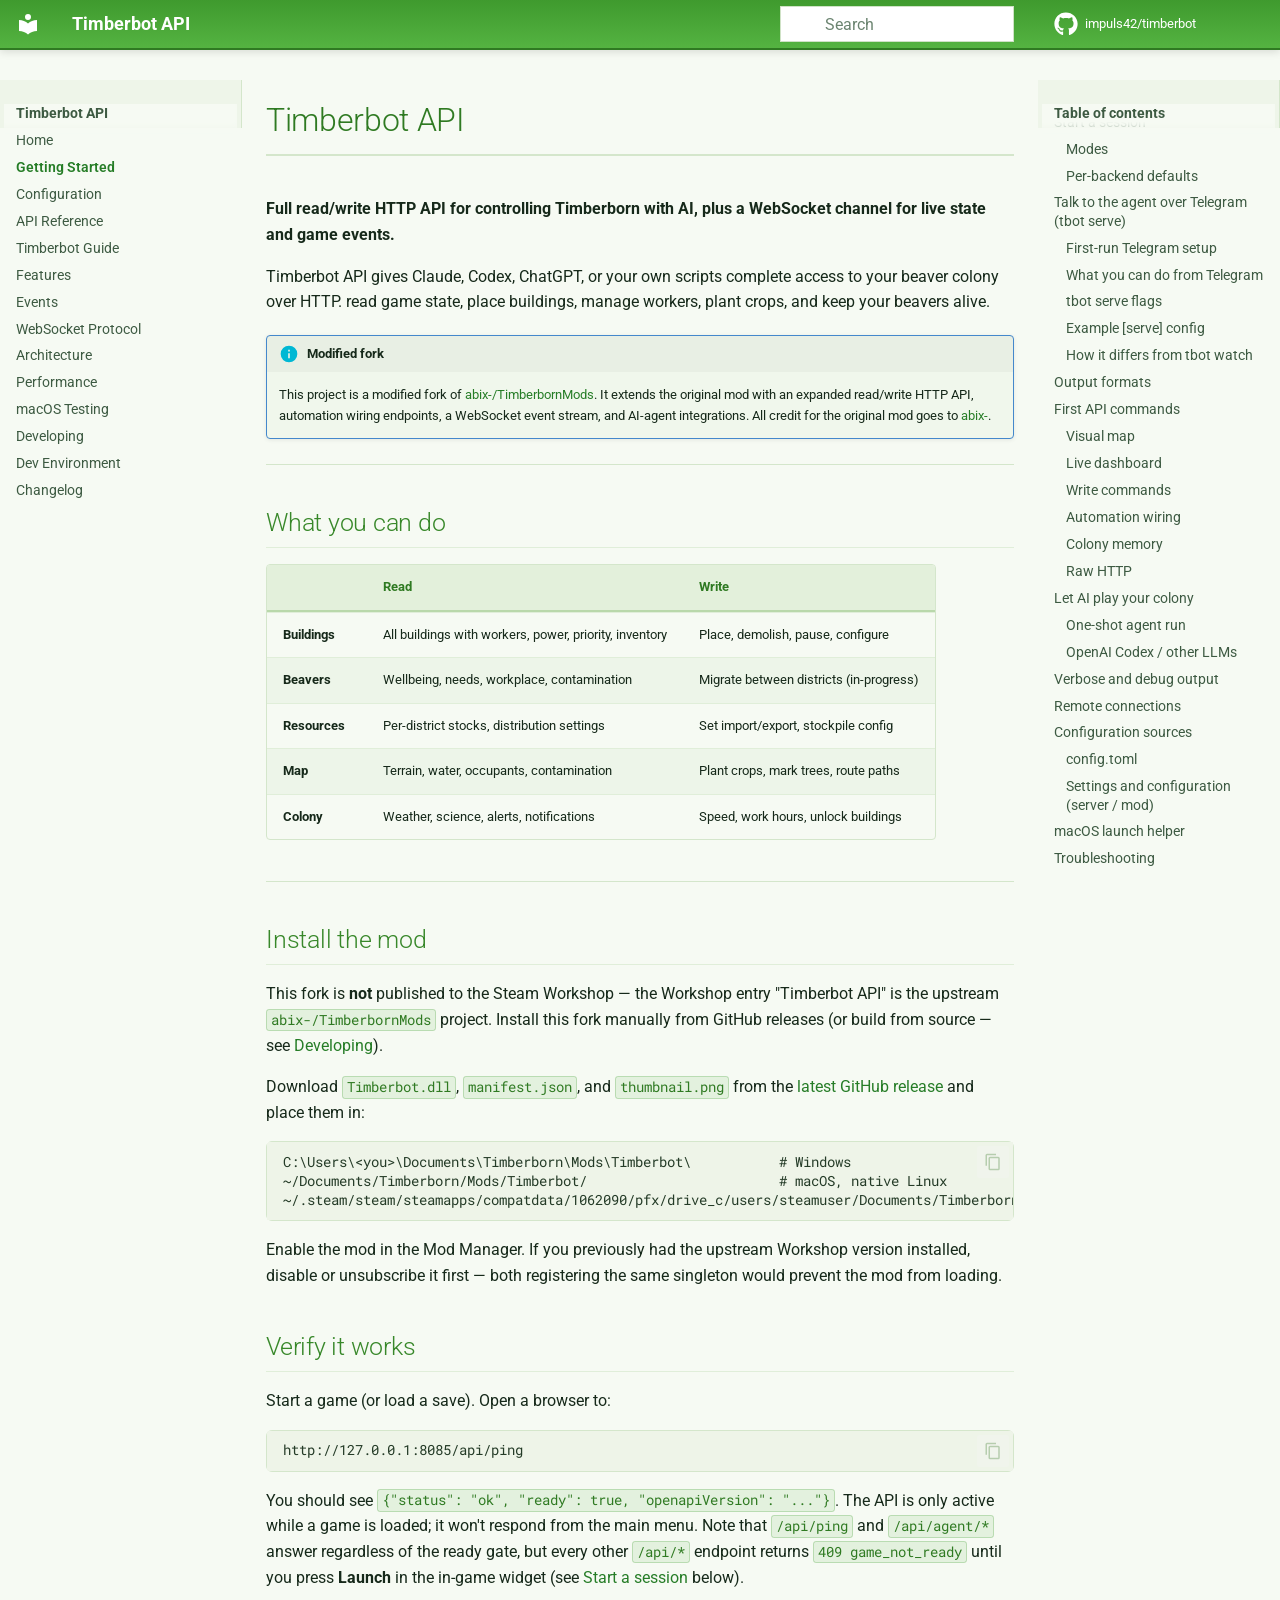
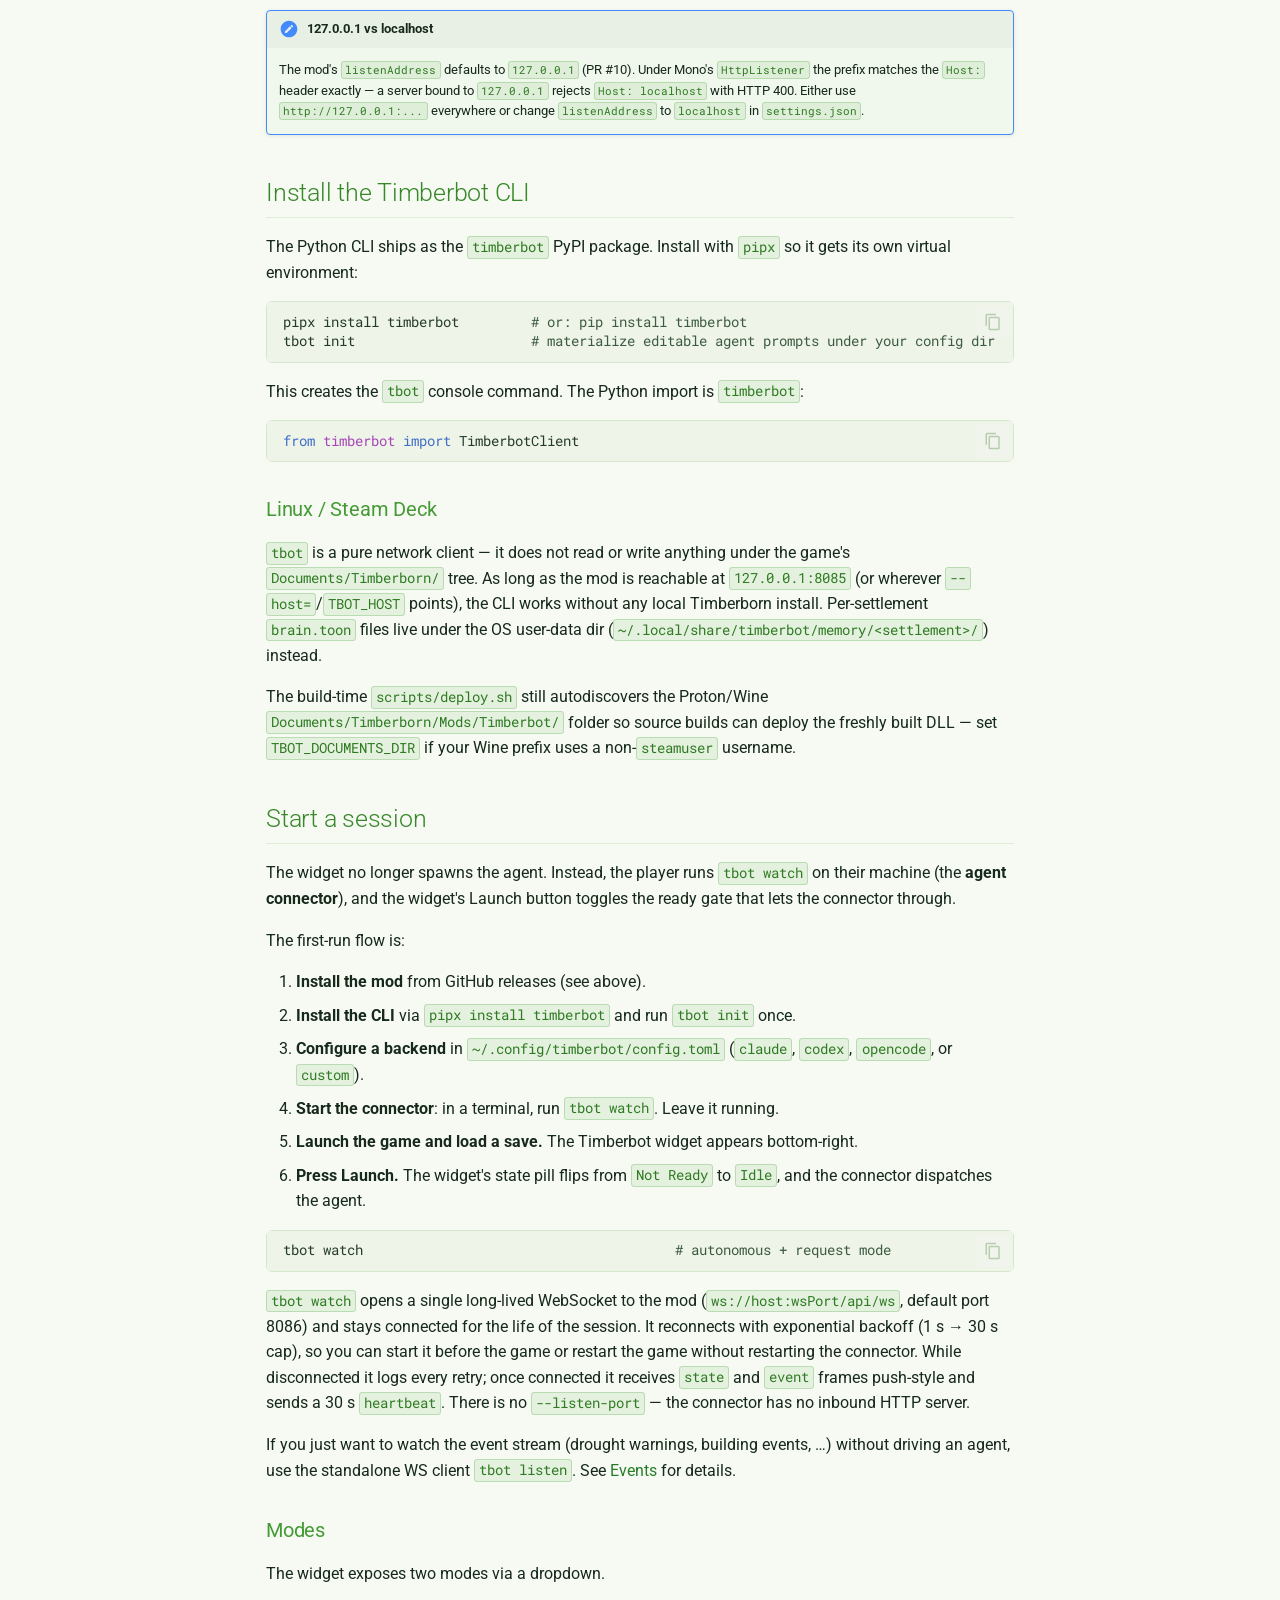
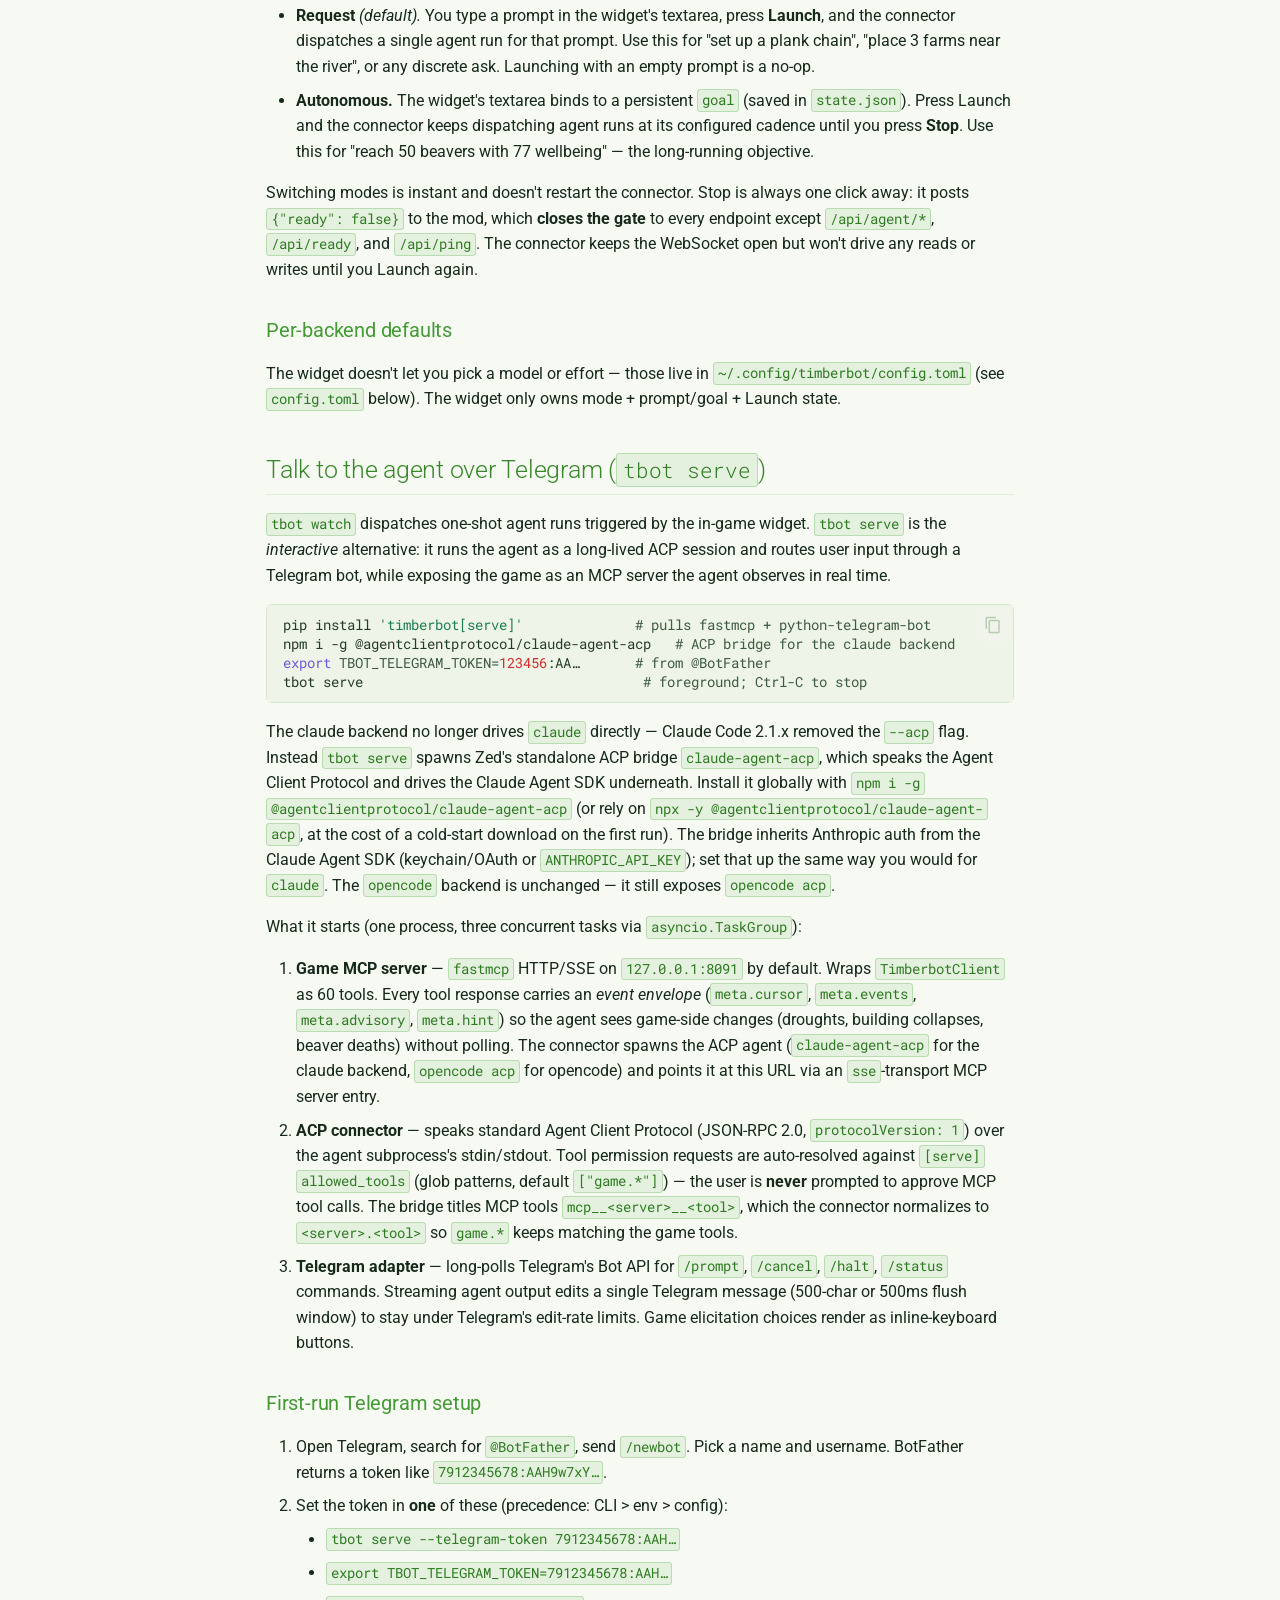
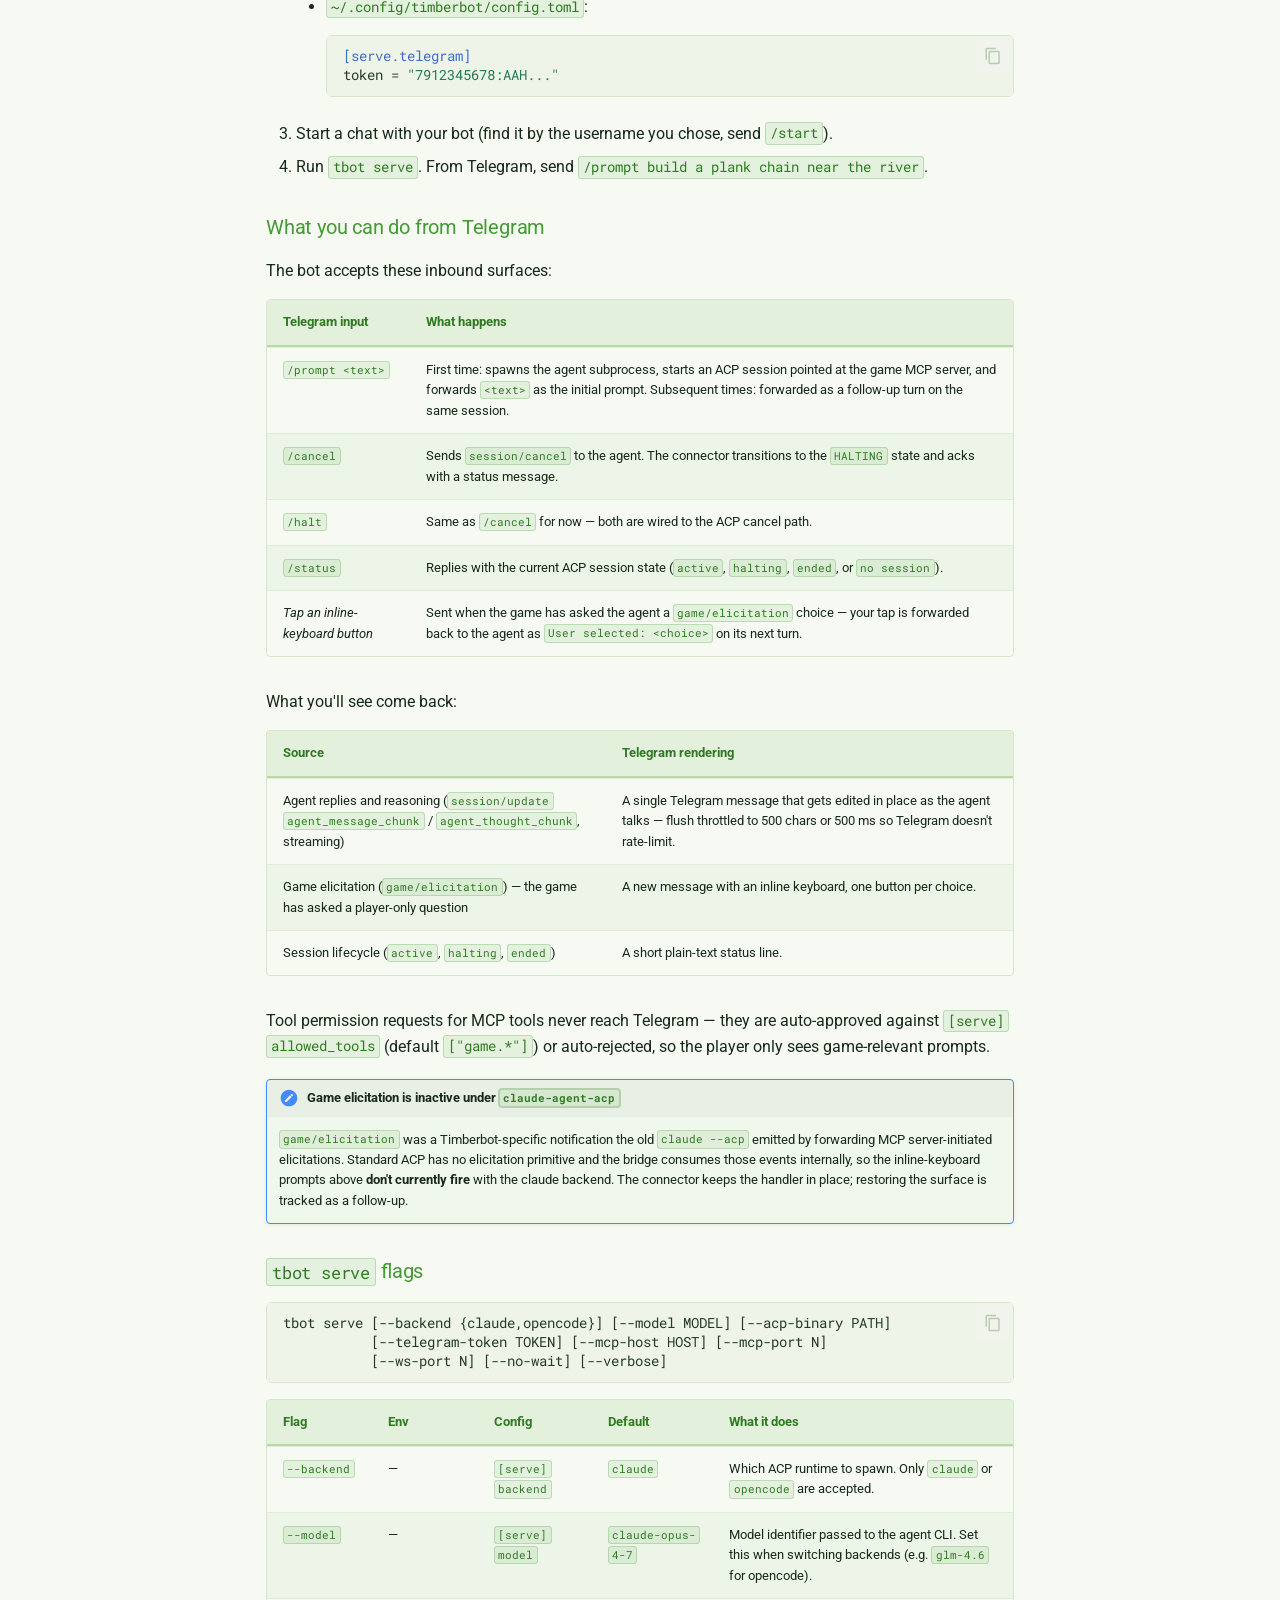
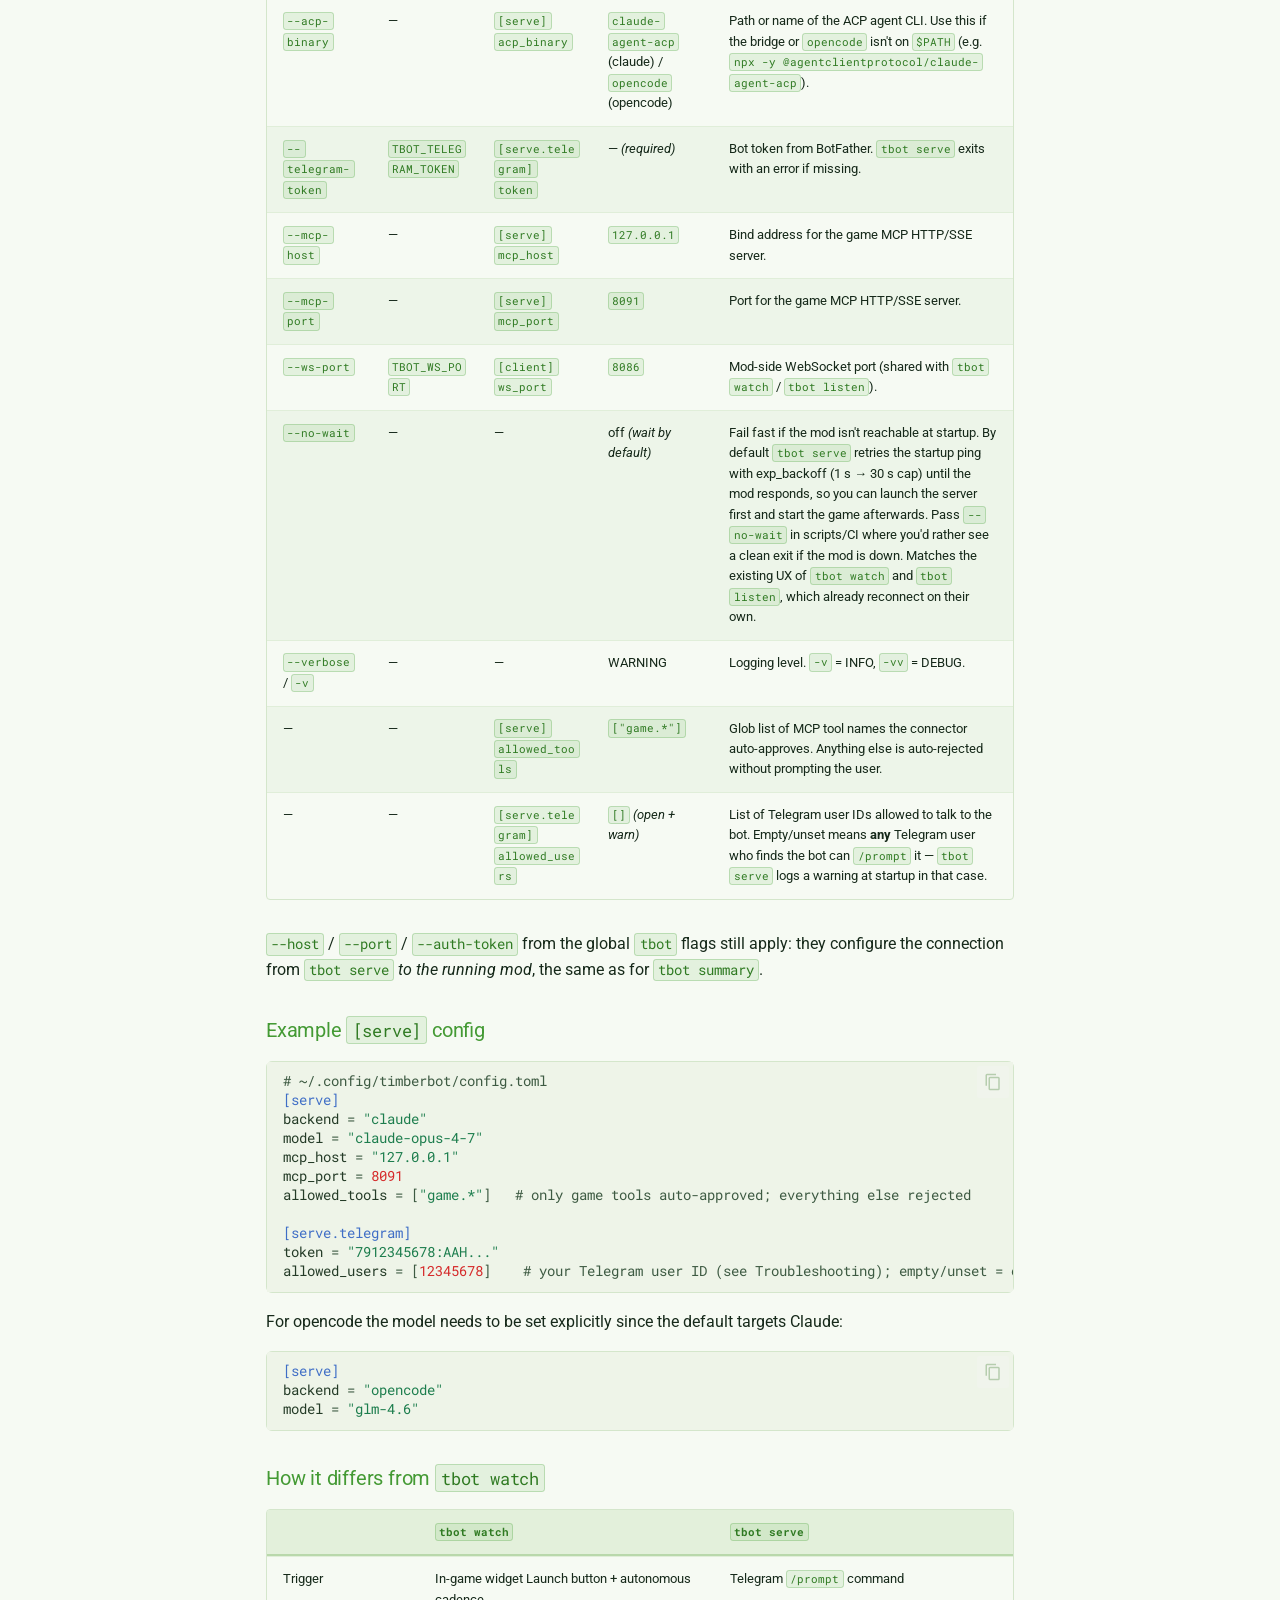
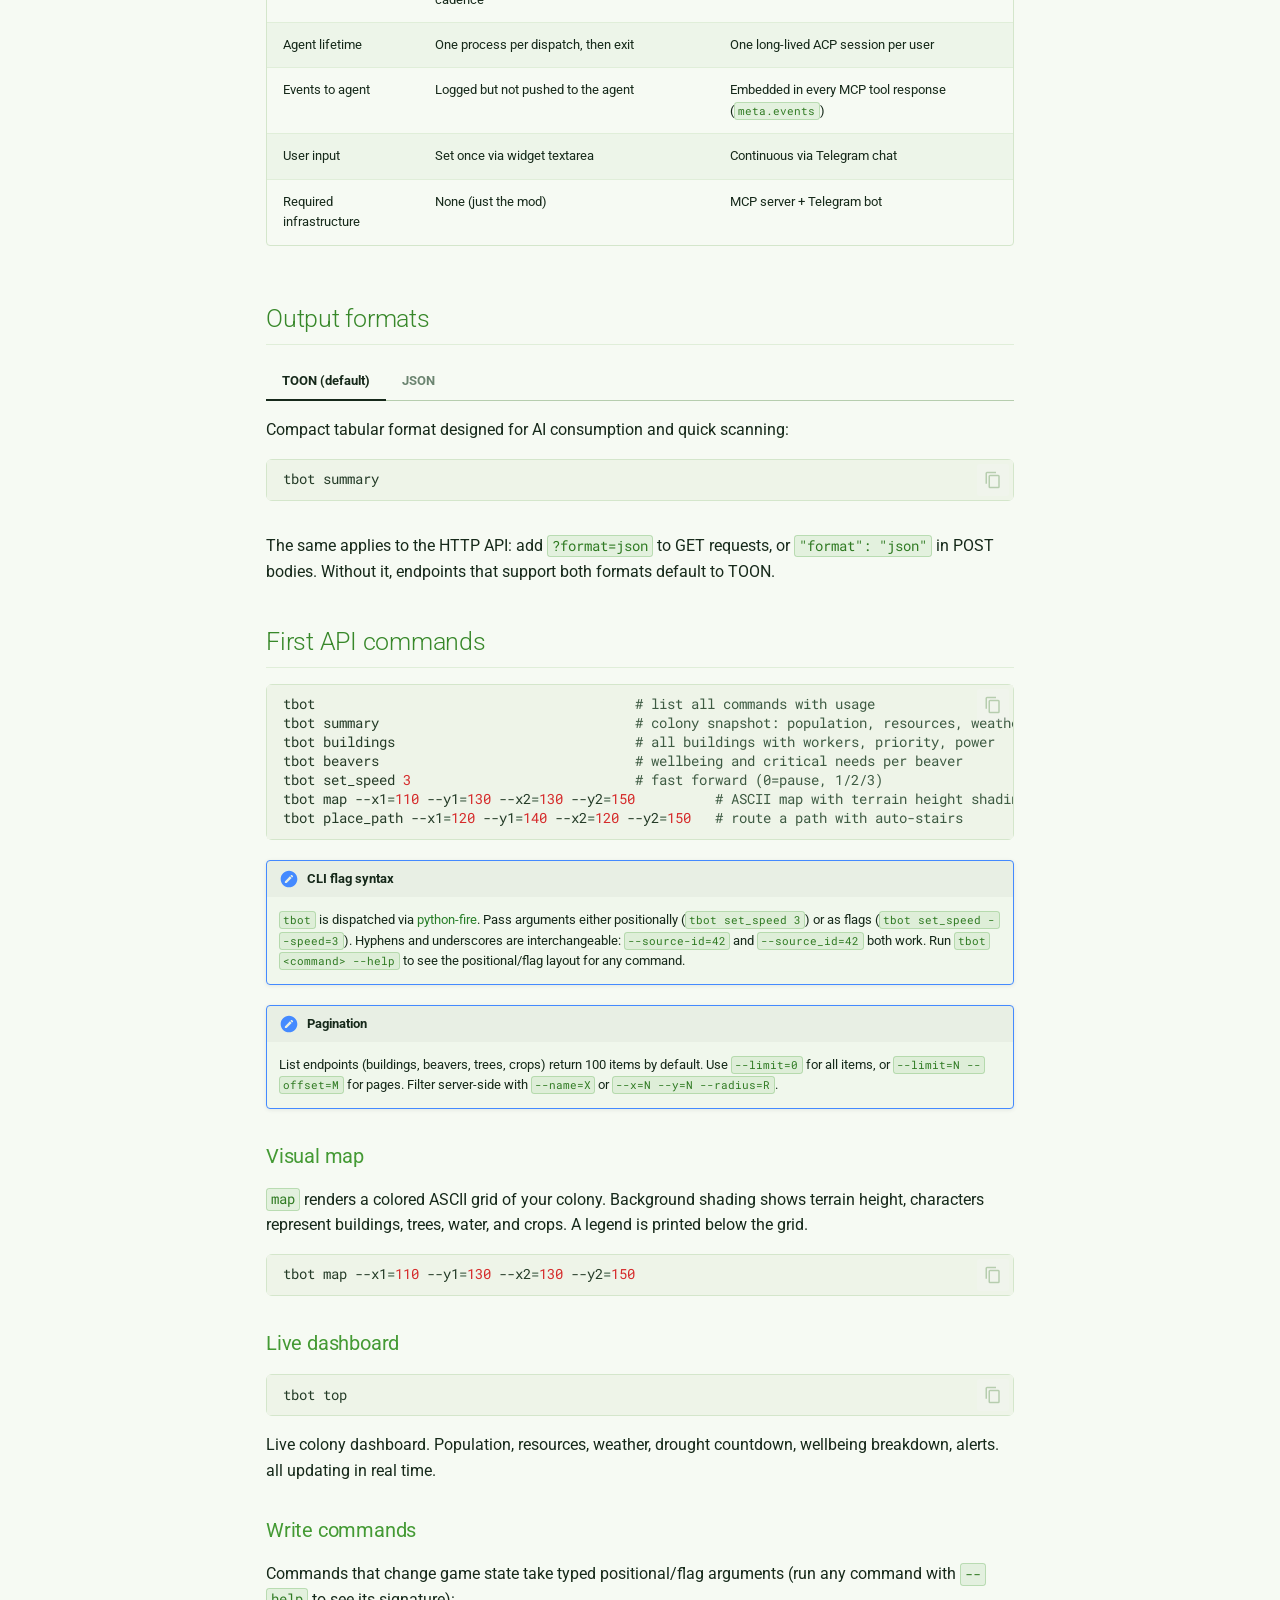
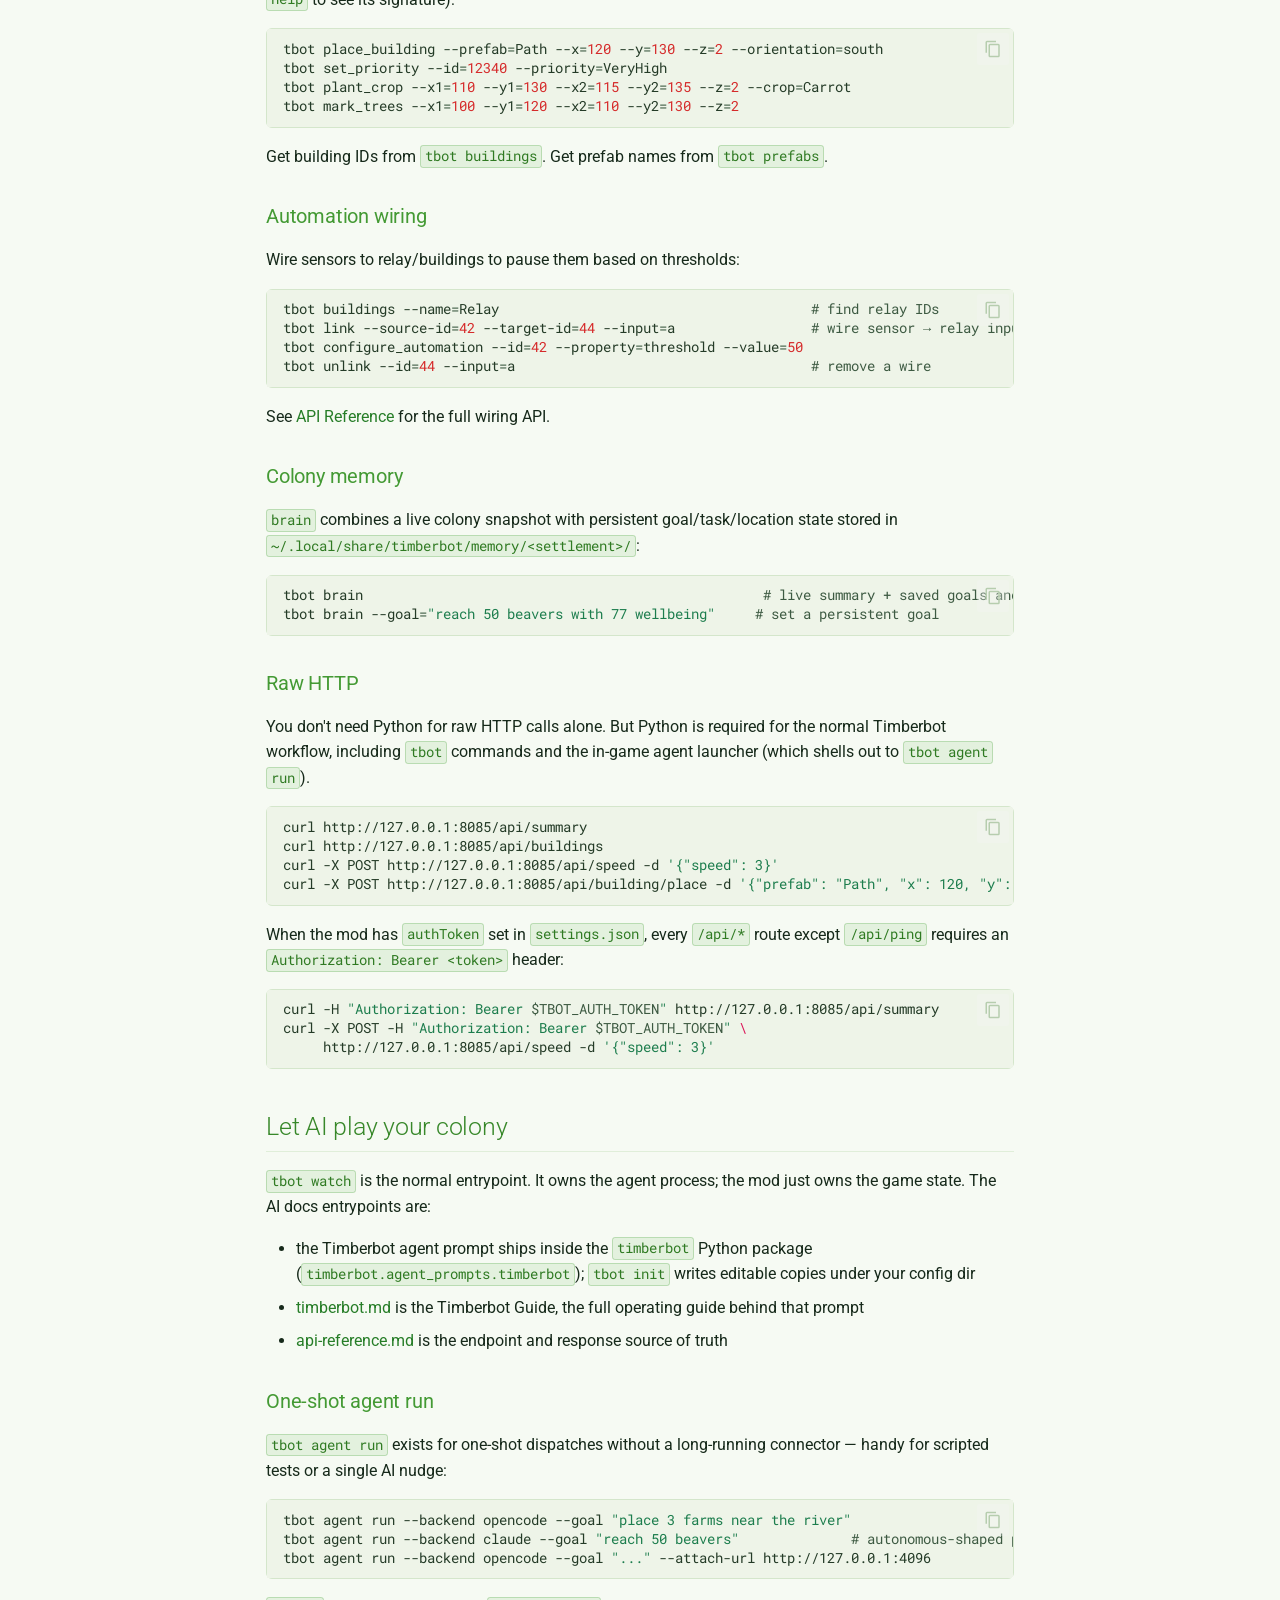
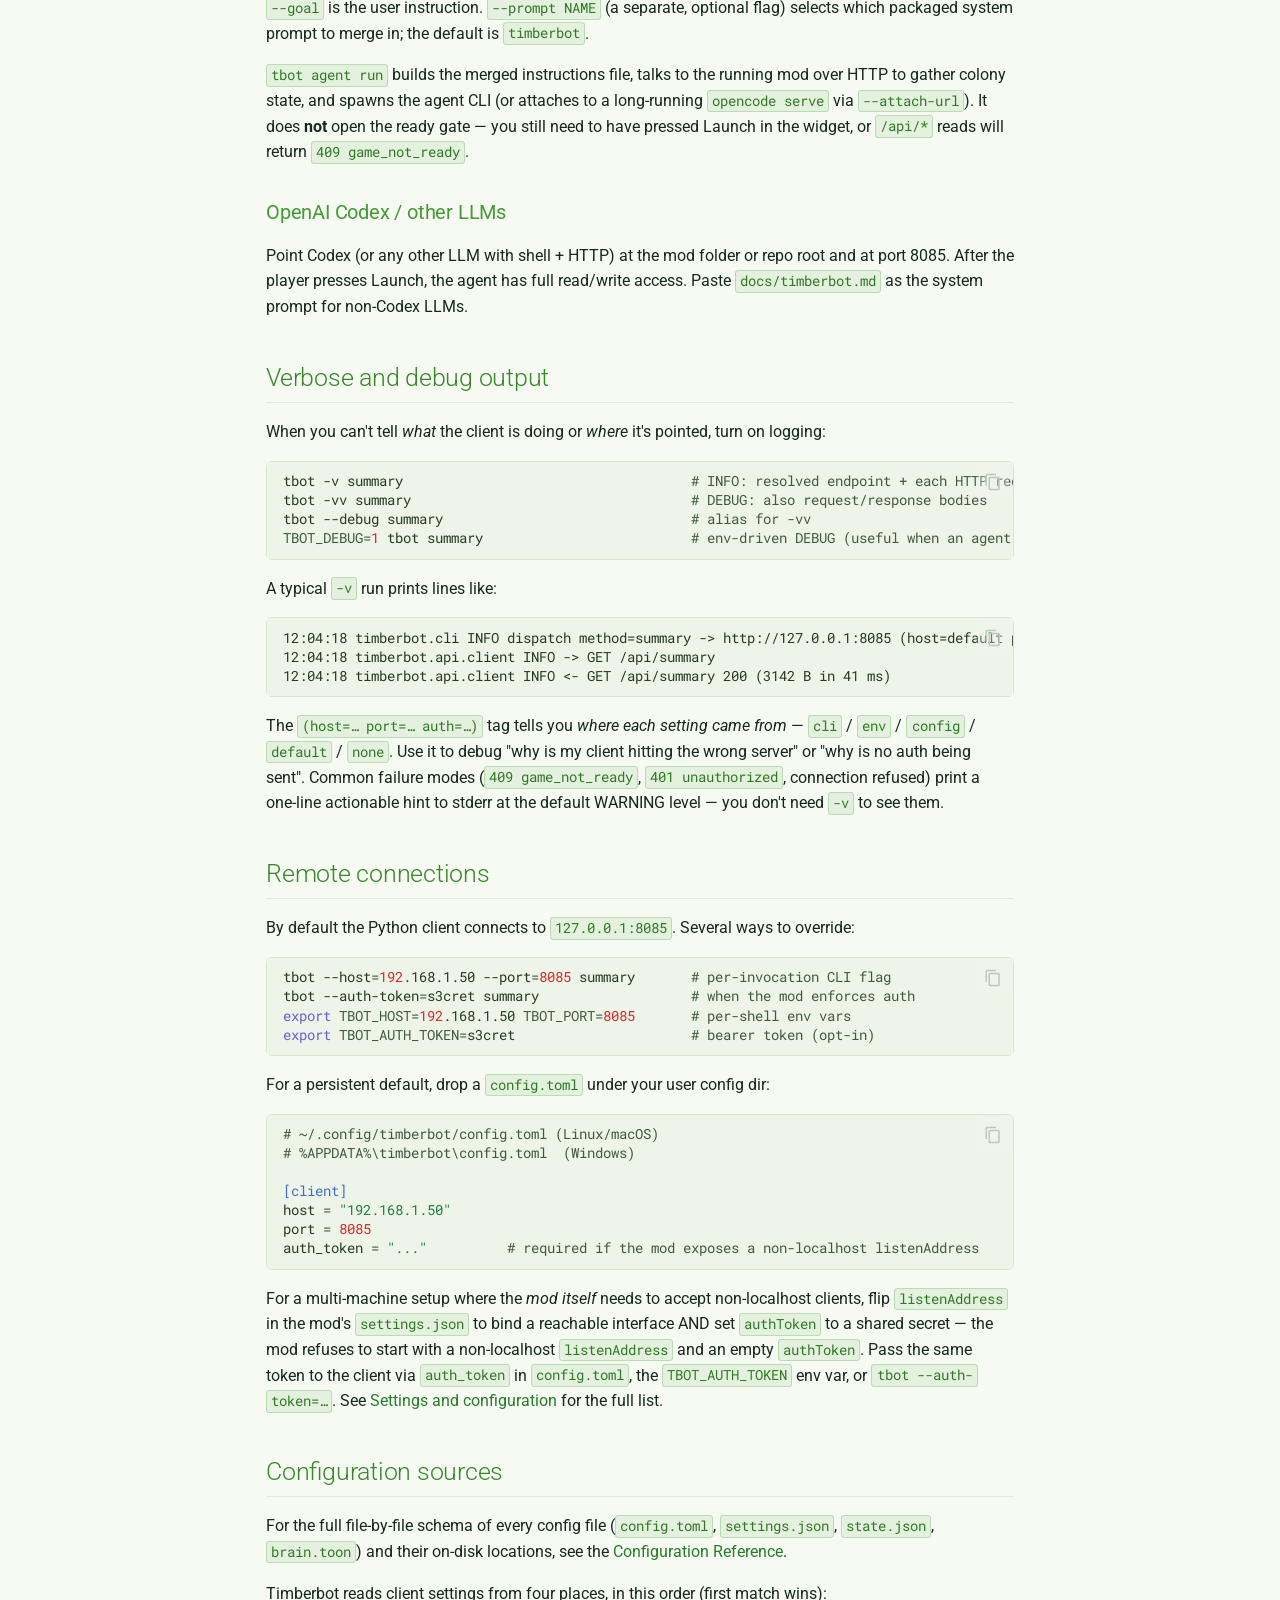
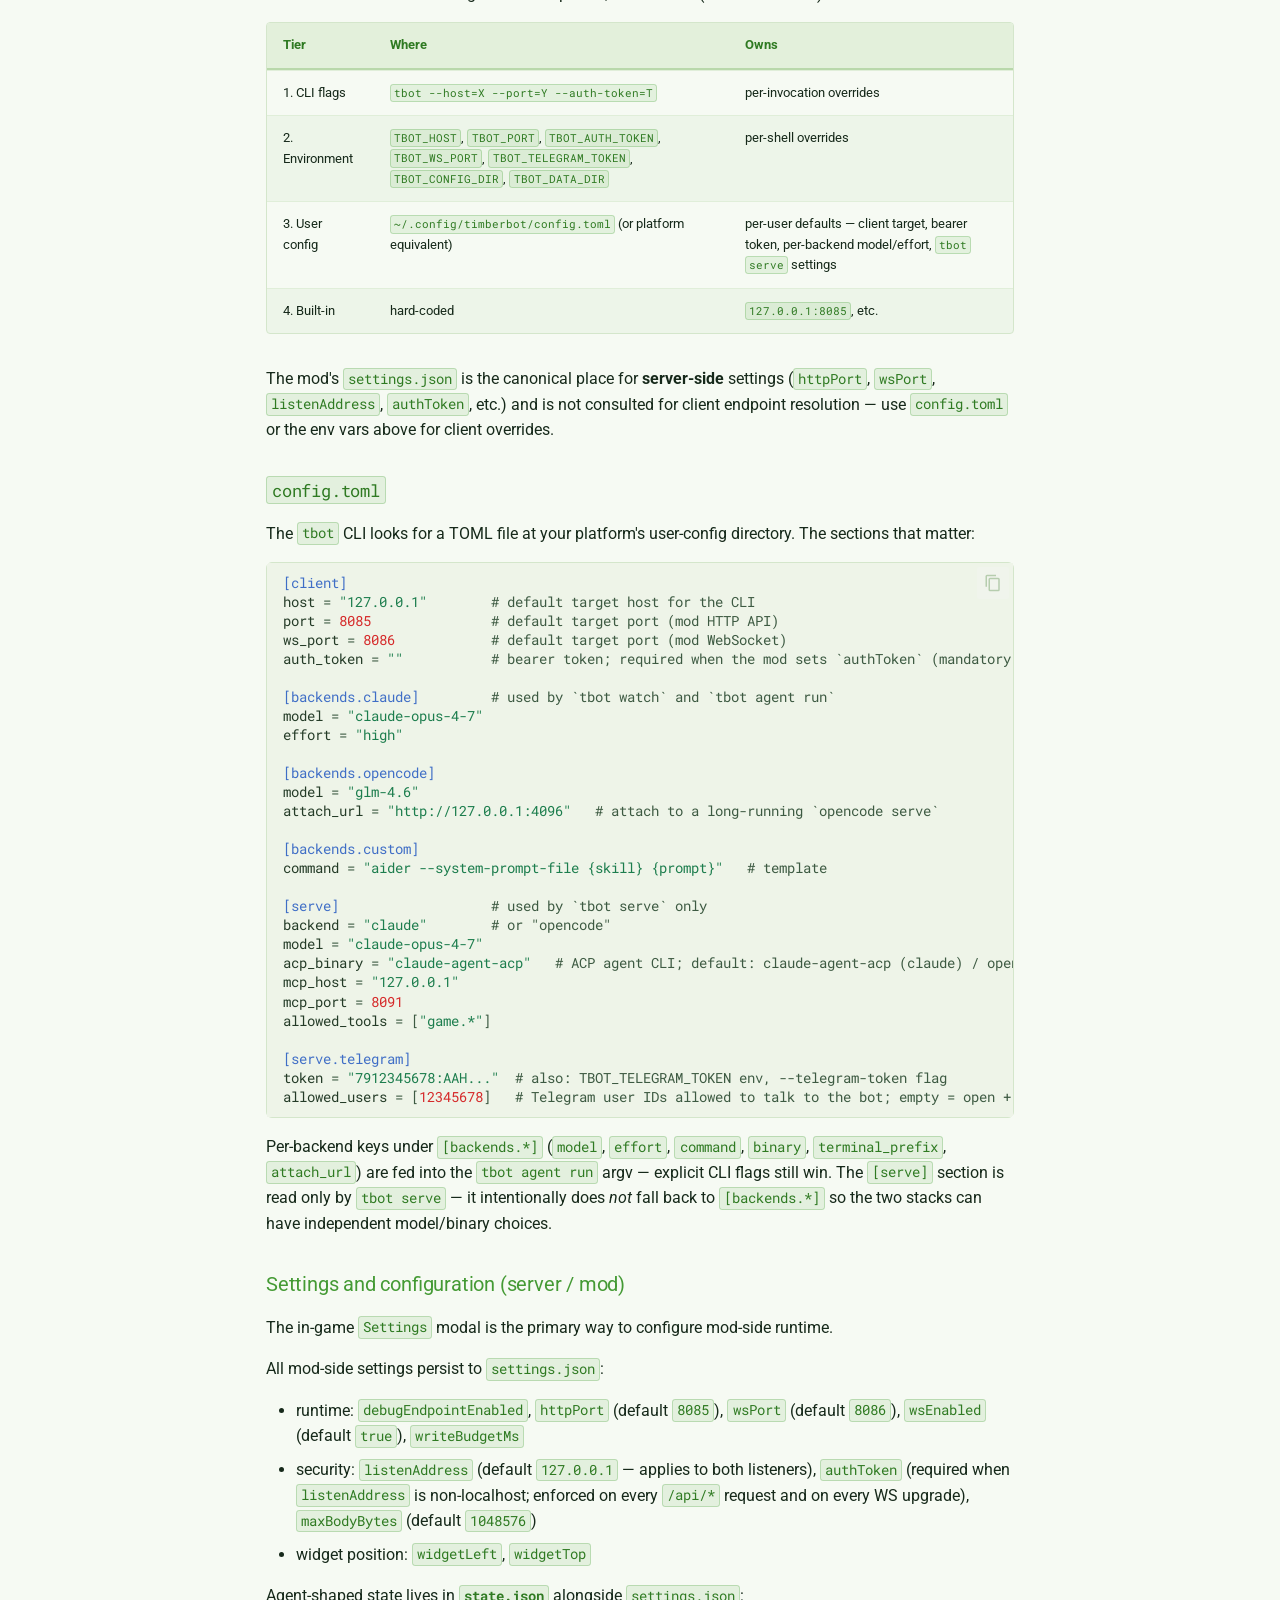
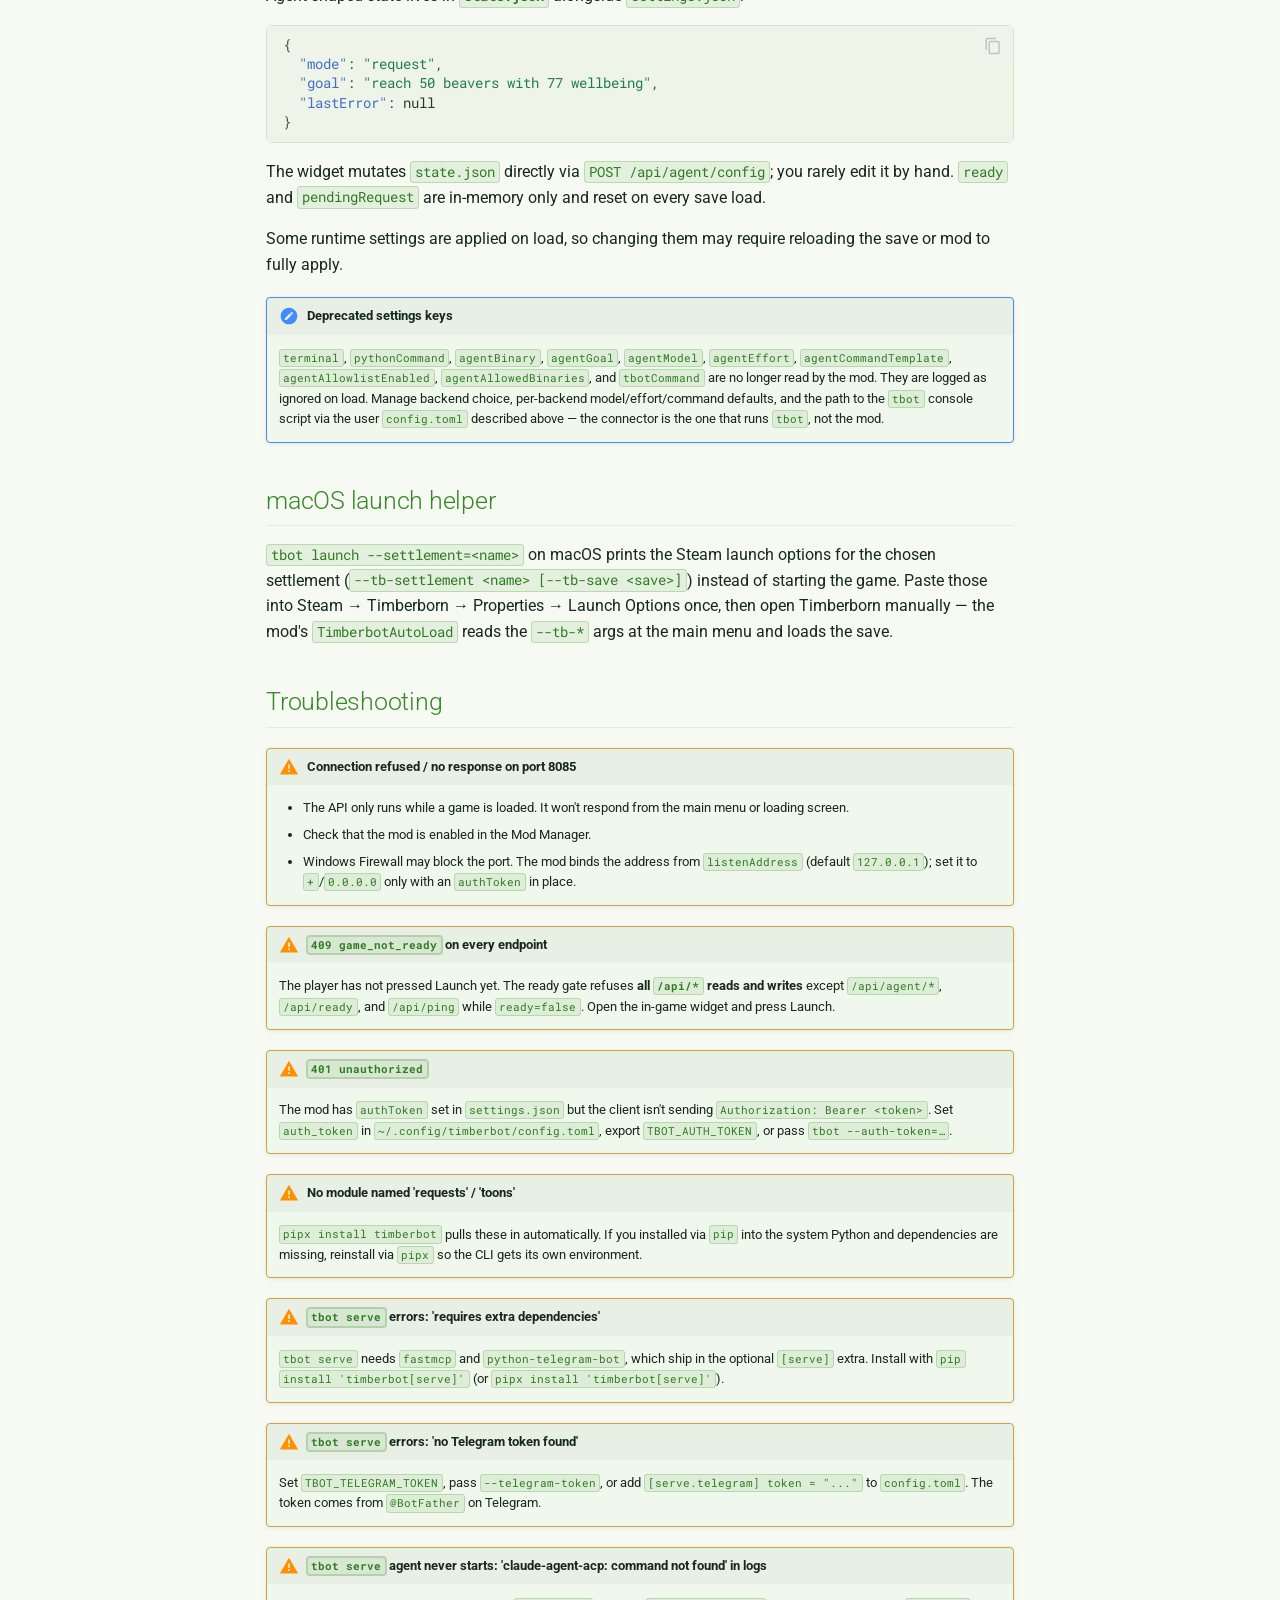
<file: getting-started/index.html>
<!doctype html>
<html lang="en" class="no-js">
  <head>
    
      <meta charset="utf-8">
      <meta name="viewport" content="width=device-width,initial-scale=1">
      
        <meta name="description" content="Full read/write HTTP API for controlling Timberborn with AI (modified fork of abix-/TimberbornMods)">
      
      
      
        <link rel="canonical" href="https://impuls42.github.io/timberbot/getting-started/">
      
      
        <link rel="prev" href="..">
      
      
        <link rel="next" href="../configuration/">
      
      
        
      
      
      <link rel="icon" href="../assets/images/favicon.png">
      <meta name="generator" content="mkdocs-1.6.1, mkdocs-material-9.7.7">
    
    
      
        <title>Getting Started - Timberbot API</title>
      
    
    
      <link rel="stylesheet" href="../assets/stylesheets/main.ec1eaa64.min.css">
      
        
        <link rel="stylesheet" href="../assets/stylesheets/palette.ab4e12ef.min.css">
      
      


    
    
      
    
    
      
        
        
        <link rel="preconnect" href="https://fonts.gstatic.com" crossorigin>
        <link rel="stylesheet" href="https://fonts.googleapis.com/css?family=Roboto:300,300i,400,400i,700,700i%7CRoboto+Mono:400,400i,700,700i&display=fallback">
        <style>:root{--md-text-font:"Roboto";--md-code-font:"Roboto Mono"}</style>
      
    
    
      <link rel="stylesheet" href="../stylesheets/extra.css">
    
    <script>__md_scope=new URL("..",location),__md_hash=e=>[...e].reduce(((e,_)=>(e<<5)-e+_.charCodeAt(0)),0),__md_get=(e,_=localStorage,t=__md_scope)=>JSON.parse(_.getItem(t.pathname+"."+e)),__md_set=(e,_,t=localStorage,a=__md_scope)=>{try{t.setItem(a.pathname+"."+e,JSON.stringify(_))}catch(e){}}</script>
    
      

    
    
  </head>
  
  
    
    
    
    
    
    <body dir="ltr" data-md-color-scheme="default" data-md-color-primary="custom" data-md-color-accent="custom">
  
    
    <input class="md-toggle" data-md-toggle="drawer" type="checkbox" id="__drawer" autocomplete="off">
    <input class="md-toggle" data-md-toggle="search" type="checkbox" id="__search" autocomplete="off">
    <label class="md-overlay" for="__drawer"></label>
    <div data-md-component="skip">
      
        
        <a href="#timberbot-api" class="md-skip">
          Skip to content
        </a>
      
    </div>
    <div data-md-component="announce">
      
    </div>
    
    
      

  

<header class="md-header md-header--shadow" data-md-component="header">
  <nav class="md-header__inner md-grid" aria-label="Header">
    <a href=".." title="Timberbot API" class="md-header__button md-logo" aria-label="Timberbot API" data-md-component="logo">
      
  
  <svg xmlns="http://www.w3.org/2000/svg" viewBox="0 0 24 24"><path d="M12 8a3 3 0 0 0 3-3 3 3 0 0 0-3-3 3 3 0 0 0-3 3 3 3 0 0 0 3 3m0 3.54C9.64 9.35 6.5 8 3 8v11c3.5 0 6.64 1.35 9 3.54 2.36-2.19 5.5-3.54 9-3.54V8c-3.5 0-6.64 1.35-9 3.54"/></svg>

    </a>
    <label class="md-header__button md-icon" for="__drawer">
      
      <svg xmlns="http://www.w3.org/2000/svg" viewBox="0 0 24 24"><path d="M3 6h18v2H3zm0 5h18v2H3zm0 5h18v2H3z"/></svg>
    </label>
    <div class="md-header__title" data-md-component="header-title">
      <div class="md-header__ellipsis">
        <div class="md-header__topic">
          <span class="md-ellipsis">
            Timberbot API
          </span>
        </div>
        <div class="md-header__topic" data-md-component="header-topic">
          <span class="md-ellipsis">
            
              Getting Started
            
          </span>
        </div>
      </div>
    </div>
    
      
    
    
    
    
      
      
        <label class="md-header__button md-icon" for="__search">
          
          <svg xmlns="http://www.w3.org/2000/svg" viewBox="0 0 24 24"><path d="M9.5 3A6.5 6.5 0 0 1 16 9.5c0 1.61-.59 3.09-1.56 4.23l.27.27h.79l5 5-1.5 1.5-5-5v-.79l-.27-.27A6.52 6.52 0 0 1 9.5 16 6.5 6.5 0 0 1 3 9.5 6.5 6.5 0 0 1 9.5 3m0 2C7 5 5 7 5 9.5S7 14 9.5 14 14 12 14 9.5 12 5 9.5 5"/></svg>
        </label>
        <div class="md-search" data-md-component="search" role="dialog">
  <label class="md-search__overlay" for="__search"></label>
  <div class="md-search__inner" role="search">
    <form class="md-search__form" name="search">
      <input type="text" class="md-search__input" name="query" aria-label="Search" placeholder="Search" autocapitalize="off" autocorrect="off" autocomplete="off" spellcheck="false" data-md-component="search-query" required>
      <label class="md-search__icon md-icon" for="__search">
        
        <svg xmlns="http://www.w3.org/2000/svg" viewBox="0 0 24 24"><path d="M9.5 3A6.5 6.5 0 0 1 16 9.5c0 1.61-.59 3.09-1.56 4.23l.27.27h.79l5 5-1.5 1.5-5-5v-.79l-.27-.27A6.52 6.52 0 0 1 9.5 16 6.5 6.5 0 0 1 3 9.5 6.5 6.5 0 0 1 9.5 3m0 2C7 5 5 7 5 9.5S7 14 9.5 14 14 12 14 9.5 12 5 9.5 5"/></svg>
        
        <svg xmlns="http://www.w3.org/2000/svg" viewBox="0 0 24 24"><path d="M20 11v2H8l5.5 5.5-1.42 1.42L4.16 12l7.92-7.92L13.5 5.5 8 11z"/></svg>
      </label>
      <nav class="md-search__options" aria-label="Search">
        
        <button type="reset" class="md-search__icon md-icon" title="Clear" aria-label="Clear" tabindex="-1">
          
          <svg xmlns="http://www.w3.org/2000/svg" viewBox="0 0 24 24"><path d="M19 6.41 17.59 5 12 10.59 6.41 5 5 6.41 10.59 12 5 17.59 6.41 19 12 13.41 17.59 19 19 17.59 13.41 12z"/></svg>
        </button>
      </nav>
      
        <div class="md-search__suggest" data-md-component="search-suggest"></div>
      
    </form>
    <div class="md-search__output">
      <div class="md-search__scrollwrap" tabindex="0" data-md-scrollfix>
        <div class="md-search-result" data-md-component="search-result">
          <div class="md-search-result__meta">
            Initializing search
          </div>
          <ol class="md-search-result__list" role="presentation"></ol>
        </div>
      </div>
    </div>
  </div>
</div>
      
    
    
      <div class="md-header__source">
        <a href="https://github.com/impuls42/timberbot" title="Go to repository" class="md-source" data-md-component="source">
  <div class="md-source__icon md-icon">
    
    <svg xmlns="http://www.w3.org/2000/svg" viewBox="0 0 512 512"><!--! Font Awesome Free 7.1.0 by @fontawesome - https://fontawesome.com License - https://fontawesome.com/license/free (Icons: CC BY 4.0, Fonts: SIL OFL 1.1, Code: MIT License) Copyright 2025 Fonticons, Inc.--><path d="M173.9 397.4c0 2-2.3 3.6-5.2 3.6-3.3.3-5.6-1.3-5.6-3.6 0-2 2.3-3.6 5.2-3.6 3-.3 5.6 1.3 5.6 3.6m-31.1-4.5c-.7 2 1.3 4.3 4.3 4.9 2.6 1 5.6 0 6.2-2s-1.3-4.3-4.3-5.2c-2.6-.7-5.5.3-6.2 2.3m44.2-1.7c-2.9.7-4.9 2.6-4.6 4.9.3 2 2.9 3.3 5.9 2.6 2.9-.7 4.9-2.6 4.6-4.6-.3-1.9-3-3.2-5.9-2.9M252.8 8C114.1 8 8 113.3 8 252c0 110.9 69.8 205.8 169.5 239.2 12.8 2.3 17.3-5.6 17.3-12.1 0-6.2-.3-40.4-.3-61.4 0 0-70 15-84.7-29.8 0 0-11.4-29.1-27.8-36.6 0 0-22.9-15.7 1.6-15.4 0 0 24.9 2 38.6 25.8 21.9 38.6 58.6 27.5 72.9 20.9 2.3-16 8.8-27.1 16-33.7-55.9-6.2-112.3-14.3-112.3-110.5 0-27.5 7.6-41.3 23.6-58.9-2.6-6.5-11.1-33.3 2.6-67.9 20.9-6.5 69 27 69 27 20-5.6 41.5-8.5 62.8-8.5s42.8 2.9 62.8 8.5c0 0 48.1-33.6 69-27 13.7 34.7 5.2 61.4 2.6 67.9 16 17.7 25.8 31.5 25.8 58.9 0 96.5-58.9 104.2-114.8 110.5 9.2 7.9 17 22.9 17 46.4 0 33.7-.3 75.4-.3 83.6 0 6.5 4.6 14.4 17.3 12.1C436.2 457.8 504 362.9 504 252 504 113.3 391.5 8 252.8 8M105.2 352.9c-1.3 1-1 3.3.7 5.2 1.6 1.6 3.9 2.3 5.2 1 1.3-1 1-3.3-.7-5.2-1.6-1.6-3.9-2.3-5.2-1m-10.8-8.1c-.7 1.3.3 2.9 2.3 3.9 1.6 1 3.6.7 4.3-.7.7-1.3-.3-2.9-2.3-3.9-2-.6-3.6-.3-4.3.7m32.4 35.6c-1.6 1.3-1 4.3 1.3 6.2 2.3 2.3 5.2 2.6 6.5 1 1.3-1.3.7-4.3-1.3-6.2-2.2-2.3-5.2-2.6-6.5-1m-11.4-14.7c-1.6 1-1.6 3.6 0 5.9s4.3 3.3 5.6 2.3c1.6-1.3 1.6-3.9 0-6.2-1.4-2.3-4-3.3-5.6-2"/></svg>
  </div>
  <div class="md-source__repository">
    impuls42/timberbot
  </div>
</a>
      </div>
    
  </nav>
  
</header>
    
    <div class="md-container" data-md-component="container">
      
      
        
          
        
      
      <main class="md-main" data-md-component="main">
        <div class="md-main__inner md-grid">
          
            
              
              <div class="md-sidebar md-sidebar--primary" data-md-component="sidebar" data-md-type="navigation" >
                <div class="md-sidebar__scrollwrap">
                  <div class="md-sidebar__inner">
                    



<nav class="md-nav md-nav--primary" aria-label="Navigation" data-md-level="0">
  <label class="md-nav__title" for="__drawer">
    <a href=".." title="Timberbot API" class="md-nav__button md-logo" aria-label="Timberbot API" data-md-component="logo">
      
  
  <svg xmlns="http://www.w3.org/2000/svg" viewBox="0 0 24 24"><path d="M12 8a3 3 0 0 0 3-3 3 3 0 0 0-3-3 3 3 0 0 0-3 3 3 3 0 0 0 3 3m0 3.54C9.64 9.35 6.5 8 3 8v11c3.5 0 6.64 1.35 9 3.54 2.36-2.19 5.5-3.54 9-3.54V8c-3.5 0-6.64 1.35-9 3.54"/></svg>

    </a>
    Timberbot API
  </label>
  
    <div class="md-nav__source">
      <a href="https://github.com/impuls42/timberbot" title="Go to repository" class="md-source" data-md-component="source">
  <div class="md-source__icon md-icon">
    
    <svg xmlns="http://www.w3.org/2000/svg" viewBox="0 0 512 512"><!--! Font Awesome Free 7.1.0 by @fontawesome - https://fontawesome.com License - https://fontawesome.com/license/free (Icons: CC BY 4.0, Fonts: SIL OFL 1.1, Code: MIT License) Copyright 2025 Fonticons, Inc.--><path d="M173.9 397.4c0 2-2.3 3.6-5.2 3.6-3.3.3-5.6-1.3-5.6-3.6 0-2 2.3-3.6 5.2-3.6 3-.3 5.6 1.3 5.6 3.6m-31.1-4.5c-.7 2 1.3 4.3 4.3 4.9 2.6 1 5.6 0 6.2-2s-1.3-4.3-4.3-5.2c-2.6-.7-5.5.3-6.2 2.3m44.2-1.7c-2.9.7-4.9 2.6-4.6 4.9.3 2 2.9 3.3 5.9 2.6 2.9-.7 4.9-2.6 4.6-4.6-.3-1.9-3-3.2-5.9-2.9M252.8 8C114.1 8 8 113.3 8 252c0 110.9 69.8 205.8 169.5 239.2 12.8 2.3 17.3-5.6 17.3-12.1 0-6.2-.3-40.4-.3-61.4 0 0-70 15-84.7-29.8 0 0-11.4-29.1-27.8-36.6 0 0-22.9-15.7 1.6-15.4 0 0 24.9 2 38.6 25.8 21.9 38.6 58.6 27.5 72.9 20.9 2.3-16 8.8-27.1 16-33.7-55.9-6.2-112.3-14.3-112.3-110.5 0-27.5 7.6-41.3 23.6-58.9-2.6-6.5-11.1-33.3 2.6-67.9 20.9-6.5 69 27 69 27 20-5.6 41.5-8.5 62.8-8.5s42.8 2.9 62.8 8.5c0 0 48.1-33.6 69-27 13.7 34.7 5.2 61.4 2.6 67.9 16 17.7 25.8 31.5 25.8 58.9 0 96.5-58.9 104.2-114.8 110.5 9.2 7.9 17 22.9 17 46.4 0 33.7-.3 75.4-.3 83.6 0 6.5 4.6 14.4 17.3 12.1C436.2 457.8 504 362.9 504 252 504 113.3 391.5 8 252.8 8M105.2 352.9c-1.3 1-1 3.3.7 5.2 1.6 1.6 3.9 2.3 5.2 1 1.3-1 1-3.3-.7-5.2-1.6-1.6-3.9-2.3-5.2-1m-10.8-8.1c-.7 1.3.3 2.9 2.3 3.9 1.6 1 3.6.7 4.3-.7.7-1.3-.3-2.9-2.3-3.9-2-.6-3.6-.3-4.3.7m32.4 35.6c-1.6 1.3-1 4.3 1.3 6.2 2.3 2.3 5.2 2.6 6.5 1 1.3-1.3.7-4.3-1.3-6.2-2.2-2.3-5.2-2.6-6.5-1m-11.4-14.7c-1.6 1-1.6 3.6 0 5.9s4.3 3.3 5.6 2.3c1.6-1.3 1.6-3.9 0-6.2-1.4-2.3-4-3.3-5.6-2"/></svg>
  </div>
  <div class="md-source__repository">
    impuls42/timberbot
  </div>
</a>
    </div>
  
  <ul class="md-nav__list" data-md-scrollfix>
    
      
      
  
  
  
  
    <li class="md-nav__item">
      <a href=".." class="md-nav__link">
        
  
  
  <span class="md-ellipsis">
    
  
    Home
  

    
  </span>
  
  

      </a>
    </li>
  

    
      
      
  
  
    
  
  
  
    <li class="md-nav__item md-nav__item--active">
      
      <input class="md-nav__toggle md-toggle" type="checkbox" id="__toc">
      
      
        
      
      
        <label class="md-nav__link md-nav__link--active" for="__toc">
          
  
  
  <span class="md-ellipsis">
    
  
    Getting Started
  

    
  </span>
  
  

          <span class="md-nav__icon md-icon"></span>
        </label>
      
      <a href="./" class="md-nav__link md-nav__link--active">
        
  
  
  <span class="md-ellipsis">
    
  
    Getting Started
  

    
  </span>
  
  

      </a>
      
        

<nav class="md-nav md-nav--secondary" aria-label="Table of contents">
  
  
  
    
  
  
    <label class="md-nav__title" for="__toc">
      <span class="md-nav__icon md-icon"></span>
      Table of contents
    </label>
    <ul class="md-nav__list" data-md-component="toc" data-md-scrollfix>
      
        <li class="md-nav__item">
  <a href="#what-you-can-do" class="md-nav__link">
    <span class="md-ellipsis">
      
        What you can do
      
    </span>
  </a>
  
</li>
      
        <li class="md-nav__item">
  <a href="#install-the-mod" class="md-nav__link">
    <span class="md-ellipsis">
      
        Install the mod
      
    </span>
  </a>
  
</li>
      
        <li class="md-nav__item">
  <a href="#verify-it-works" class="md-nav__link">
    <span class="md-ellipsis">
      
        Verify it works
      
    </span>
  </a>
  
</li>
      
        <li class="md-nav__item">
  <a href="#install-the-timberbot-cli" class="md-nav__link">
    <span class="md-ellipsis">
      
        Install the Timberbot CLI
      
    </span>
  </a>
  
    <nav class="md-nav" aria-label="Install the Timberbot CLI">
      <ul class="md-nav__list">
        
          <li class="md-nav__item">
  <a href="#linux-steam-deck" class="md-nav__link">
    <span class="md-ellipsis">
      
        Linux / Steam Deck
      
    </span>
  </a>
  
</li>
        
      </ul>
    </nav>
  
</li>
      
        <li class="md-nav__item">
  <a href="#start-a-session" class="md-nav__link">
    <span class="md-ellipsis">
      
        Start a session
      
    </span>
  </a>
  
    <nav class="md-nav" aria-label="Start a session">
      <ul class="md-nav__list">
        
          <li class="md-nav__item">
  <a href="#modes" class="md-nav__link">
    <span class="md-ellipsis">
      
        Modes
      
    </span>
  </a>
  
</li>
        
          <li class="md-nav__item">
  <a href="#per-backend-defaults" class="md-nav__link">
    <span class="md-ellipsis">
      
        Per-backend defaults
      
    </span>
  </a>
  
</li>
        
      </ul>
    </nav>
  
</li>
      
        <li class="md-nav__item">
  <a href="#talk-to-the-agent-over-telegram-tbot-serve" class="md-nav__link">
    <span class="md-ellipsis">
      
        Talk to the agent over Telegram (tbot serve)
      
    </span>
  </a>
  
    <nav class="md-nav" aria-label="Talk to the agent over Telegram (tbot serve)">
      <ul class="md-nav__list">
        
          <li class="md-nav__item">
  <a href="#first-run-telegram-setup" class="md-nav__link">
    <span class="md-ellipsis">
      
        First-run Telegram setup
      
    </span>
  </a>
  
</li>
        
          <li class="md-nav__item">
  <a href="#what-you-can-do-from-telegram" class="md-nav__link">
    <span class="md-ellipsis">
      
        What you can do from Telegram
      
    </span>
  </a>
  
</li>
        
          <li class="md-nav__item">
  <a href="#tbot-serve-flags" class="md-nav__link">
    <span class="md-ellipsis">
      
        tbot serve flags
      
    </span>
  </a>
  
</li>
        
          <li class="md-nav__item">
  <a href="#example-serve-config" class="md-nav__link">
    <span class="md-ellipsis">
      
        Example [serve] config
      
    </span>
  </a>
  
</li>
        
          <li class="md-nav__item">
  <a href="#how-it-differs-from-tbot-watch" class="md-nav__link">
    <span class="md-ellipsis">
      
        How it differs from tbot watch
      
    </span>
  </a>
  
</li>
        
      </ul>
    </nav>
  
</li>
      
        <li class="md-nav__item">
  <a href="#output-formats" class="md-nav__link">
    <span class="md-ellipsis">
      
        Output formats
      
    </span>
  </a>
  
</li>
      
        <li class="md-nav__item">
  <a href="#first-api-commands" class="md-nav__link">
    <span class="md-ellipsis">
      
        First API commands
      
    </span>
  </a>
  
    <nav class="md-nav" aria-label="First API commands">
      <ul class="md-nav__list">
        
          <li class="md-nav__item">
  <a href="#visual-map" class="md-nav__link">
    <span class="md-ellipsis">
      
        Visual map
      
    </span>
  </a>
  
</li>
        
          <li class="md-nav__item">
  <a href="#live-dashboard" class="md-nav__link">
    <span class="md-ellipsis">
      
        Live dashboard
      
    </span>
  </a>
  
</li>
        
          <li class="md-nav__item">
  <a href="#write-commands" class="md-nav__link">
    <span class="md-ellipsis">
      
        Write commands
      
    </span>
  </a>
  
</li>
        
          <li class="md-nav__item">
  <a href="#automation-wiring" class="md-nav__link">
    <span class="md-ellipsis">
      
        Automation wiring
      
    </span>
  </a>
  
</li>
        
          <li class="md-nav__item">
  <a href="#colony-memory" class="md-nav__link">
    <span class="md-ellipsis">
      
        Colony memory
      
    </span>
  </a>
  
</li>
        
          <li class="md-nav__item">
  <a href="#raw-http" class="md-nav__link">
    <span class="md-ellipsis">
      
        Raw HTTP
      
    </span>
  </a>
  
</li>
        
      </ul>
    </nav>
  
</li>
      
        <li class="md-nav__item">
  <a href="#let-ai-play-your-colony" class="md-nav__link">
    <span class="md-ellipsis">
      
        Let AI play your colony
      
    </span>
  </a>
  
    <nav class="md-nav" aria-label="Let AI play your colony">
      <ul class="md-nav__list">
        
          <li class="md-nav__item">
  <a href="#one-shot-agent-run" class="md-nav__link">
    <span class="md-ellipsis">
      
        One-shot agent run
      
    </span>
  </a>
  
</li>
        
          <li class="md-nav__item">
  <a href="#openai-codex-other-llms" class="md-nav__link">
    <span class="md-ellipsis">
      
        OpenAI Codex / other LLMs
      
    </span>
  </a>
  
</li>
        
      </ul>
    </nav>
  
</li>
      
        <li class="md-nav__item">
  <a href="#verbose-and-debug-output" class="md-nav__link">
    <span class="md-ellipsis">
      
        Verbose and debug output
      
    </span>
  </a>
  
</li>
      
        <li class="md-nav__item">
  <a href="#remote-connections" class="md-nav__link">
    <span class="md-ellipsis">
      
        Remote connections
      
    </span>
  </a>
  
</li>
      
        <li class="md-nav__item">
  <a href="#configuration-sources" class="md-nav__link">
    <span class="md-ellipsis">
      
        Configuration sources
      
    </span>
  </a>
  
    <nav class="md-nav" aria-label="Configuration sources">
      <ul class="md-nav__list">
        
          <li class="md-nav__item">
  <a href="#configtoml" class="md-nav__link">
    <span class="md-ellipsis">
      
        config.toml
      
    </span>
  </a>
  
</li>
        
          <li class="md-nav__item">
  <a href="#settings-and-configuration-server-mod" class="md-nav__link">
    <span class="md-ellipsis">
      
        Settings and configuration (server / mod)
      
    </span>
  </a>
  
</li>
        
      </ul>
    </nav>
  
</li>
      
        <li class="md-nav__item">
  <a href="#macos-launch-helper" class="md-nav__link">
    <span class="md-ellipsis">
      
        macOS launch helper
      
    </span>
  </a>
  
</li>
      
        <li class="md-nav__item">
  <a href="#troubleshooting" class="md-nav__link">
    <span class="md-ellipsis">
      
        Troubleshooting
      
    </span>
  </a>
  
</li>
      
    </ul>
  
</nav>
      
    </li>
  

    
      
      
  
  
  
  
    <li class="md-nav__item">
      <a href="../configuration/" class="md-nav__link">
        
  
  
  <span class="md-ellipsis">
    
  
    Configuration
  

    
  </span>
  
  

      </a>
    </li>
  

    
      
      
  
  
  
  
    <li class="md-nav__item">
      <a href="../api-reference/" class="md-nav__link">
        
  
  
  <span class="md-ellipsis">
    
  
    API Reference
  

    
  </span>
  
  

      </a>
    </li>
  

    
      
      
  
  
  
  
    <li class="md-nav__item">
      <a href="../timberbot/" class="md-nav__link">
        
  
  
  <span class="md-ellipsis">
    
  
    Timberbot Guide
  

    
  </span>
  
  

      </a>
    </li>
  

    
      
      
  
  
  
  
    <li class="md-nav__item">
      <a href="../features/" class="md-nav__link">
        
  
  
  <span class="md-ellipsis">
    
  
    Features
  

    
  </span>
  
  

      </a>
    </li>
  

    
      
      
  
  
  
  
    <li class="md-nav__item">
      <a href="../events/" class="md-nav__link">
        
  
  
  <span class="md-ellipsis">
    
  
    Events
  

    
  </span>
  
  

      </a>
    </li>
  

    
      
      
  
  
  
  
    <li class="md-nav__item">
      <a href="../websocket-protocol/" class="md-nav__link">
        
  
  
  <span class="md-ellipsis">
    
  
    WebSocket Protocol
  

    
  </span>
  
  

      </a>
    </li>
  

    
      
      
  
  
  
  
    <li class="md-nav__item">
      <a href="../architecture/" class="md-nav__link">
        
  
  
  <span class="md-ellipsis">
    
  
    Architecture
  

    
  </span>
  
  

      </a>
    </li>
  

    
      
      
  
  
  
  
    <li class="md-nav__item">
      <a href="../performance/" class="md-nav__link">
        
  
  
  <span class="md-ellipsis">
    
  
    Performance
  

    
  </span>
  
  

      </a>
    </li>
  

    
      
      
  
  
  
  
    <li class="md-nav__item">
      <a href="../macos-testing/" class="md-nav__link">
        
  
  
  <span class="md-ellipsis">
    
  
    macOS Testing
  

    
  </span>
  
  

      </a>
    </li>
  

    
      
      
  
  
  
  
    <li class="md-nav__item">
      <a href="../developing/" class="md-nav__link">
        
  
  
  <span class="md-ellipsis">
    
  
    Developing
  

    
  </span>
  
  

      </a>
    </li>
  

    
      
      
  
  
  
  
    <li class="md-nav__item">
      <a href="../devenv/" class="md-nav__link">
        
  
  
  <span class="md-ellipsis">
    
  
    Dev Environment
  

    
  </span>
  
  

      </a>
    </li>
  

    
      
      
  
  
  
  
    <li class="md-nav__item">
      <a href="../unreleased/" class="md-nav__link">
        
  
  
  <span class="md-ellipsis">
    
  
    Changelog
  

    
  </span>
  
  

      </a>
    </li>
  

    
  </ul>
</nav>
                  </div>
                </div>
              </div>
            
            
              
              <div class="md-sidebar md-sidebar--secondary" data-md-component="sidebar" data-md-type="toc" >
                <div class="md-sidebar__scrollwrap">
                  <div class="md-sidebar__inner">
                    

<nav class="md-nav md-nav--secondary" aria-label="Table of contents">
  
  
  
    
  
  
    <label class="md-nav__title" for="__toc">
      <span class="md-nav__icon md-icon"></span>
      Table of contents
    </label>
    <ul class="md-nav__list" data-md-component="toc" data-md-scrollfix>
      
        <li class="md-nav__item">
  <a href="#what-you-can-do" class="md-nav__link">
    <span class="md-ellipsis">
      
        What you can do
      
    </span>
  </a>
  
</li>
      
        <li class="md-nav__item">
  <a href="#install-the-mod" class="md-nav__link">
    <span class="md-ellipsis">
      
        Install the mod
      
    </span>
  </a>
  
</li>
      
        <li class="md-nav__item">
  <a href="#verify-it-works" class="md-nav__link">
    <span class="md-ellipsis">
      
        Verify it works
      
    </span>
  </a>
  
</li>
      
        <li class="md-nav__item">
  <a href="#install-the-timberbot-cli" class="md-nav__link">
    <span class="md-ellipsis">
      
        Install the Timberbot CLI
      
    </span>
  </a>
  
    <nav class="md-nav" aria-label="Install the Timberbot CLI">
      <ul class="md-nav__list">
        
          <li class="md-nav__item">
  <a href="#linux-steam-deck" class="md-nav__link">
    <span class="md-ellipsis">
      
        Linux / Steam Deck
      
    </span>
  </a>
  
</li>
        
      </ul>
    </nav>
  
</li>
      
        <li class="md-nav__item">
  <a href="#start-a-session" class="md-nav__link">
    <span class="md-ellipsis">
      
        Start a session
      
    </span>
  </a>
  
    <nav class="md-nav" aria-label="Start a session">
      <ul class="md-nav__list">
        
          <li class="md-nav__item">
  <a href="#modes" class="md-nav__link">
    <span class="md-ellipsis">
      
        Modes
      
    </span>
  </a>
  
</li>
        
          <li class="md-nav__item">
  <a href="#per-backend-defaults" class="md-nav__link">
    <span class="md-ellipsis">
      
        Per-backend defaults
      
    </span>
  </a>
  
</li>
        
      </ul>
    </nav>
  
</li>
      
        <li class="md-nav__item">
  <a href="#talk-to-the-agent-over-telegram-tbot-serve" class="md-nav__link">
    <span class="md-ellipsis">
      
        Talk to the agent over Telegram (tbot serve)
      
    </span>
  </a>
  
    <nav class="md-nav" aria-label="Talk to the agent over Telegram (tbot serve)">
      <ul class="md-nav__list">
        
          <li class="md-nav__item">
  <a href="#first-run-telegram-setup" class="md-nav__link">
    <span class="md-ellipsis">
      
        First-run Telegram setup
      
    </span>
  </a>
  
</li>
        
          <li class="md-nav__item">
  <a href="#what-you-can-do-from-telegram" class="md-nav__link">
    <span class="md-ellipsis">
      
        What you can do from Telegram
      
    </span>
  </a>
  
</li>
        
          <li class="md-nav__item">
  <a href="#tbot-serve-flags" class="md-nav__link">
    <span class="md-ellipsis">
      
        tbot serve flags
      
    </span>
  </a>
  
</li>
        
          <li class="md-nav__item">
  <a href="#example-serve-config" class="md-nav__link">
    <span class="md-ellipsis">
      
        Example [serve] config
      
    </span>
  </a>
  
</li>
        
          <li class="md-nav__item">
  <a href="#how-it-differs-from-tbot-watch" class="md-nav__link">
    <span class="md-ellipsis">
      
        How it differs from tbot watch
      
    </span>
  </a>
  
</li>
        
      </ul>
    </nav>
  
</li>
      
        <li class="md-nav__item">
  <a href="#output-formats" class="md-nav__link">
    <span class="md-ellipsis">
      
        Output formats
      
    </span>
  </a>
  
</li>
      
        <li class="md-nav__item">
  <a href="#first-api-commands" class="md-nav__link">
    <span class="md-ellipsis">
      
        First API commands
      
    </span>
  </a>
  
    <nav class="md-nav" aria-label="First API commands">
      <ul class="md-nav__list">
        
          <li class="md-nav__item">
  <a href="#visual-map" class="md-nav__link">
    <span class="md-ellipsis">
      
        Visual map
      
    </span>
  </a>
  
</li>
        
          <li class="md-nav__item">
  <a href="#live-dashboard" class="md-nav__link">
    <span class="md-ellipsis">
      
        Live dashboard
      
    </span>
  </a>
  
</li>
        
          <li class="md-nav__item">
  <a href="#write-commands" class="md-nav__link">
    <span class="md-ellipsis">
      
        Write commands
      
    </span>
  </a>
  
</li>
        
          <li class="md-nav__item">
  <a href="#automation-wiring" class="md-nav__link">
    <span class="md-ellipsis">
      
        Automation wiring
      
    </span>
  </a>
  
</li>
        
          <li class="md-nav__item">
  <a href="#colony-memory" class="md-nav__link">
    <span class="md-ellipsis">
      
        Colony memory
      
    </span>
  </a>
  
</li>
        
          <li class="md-nav__item">
  <a href="#raw-http" class="md-nav__link">
    <span class="md-ellipsis">
      
        Raw HTTP
      
    </span>
  </a>
  
</li>
        
      </ul>
    </nav>
  
</li>
      
        <li class="md-nav__item">
  <a href="#let-ai-play-your-colony" class="md-nav__link">
    <span class="md-ellipsis">
      
        Let AI play your colony
      
    </span>
  </a>
  
    <nav class="md-nav" aria-label="Let AI play your colony">
      <ul class="md-nav__list">
        
          <li class="md-nav__item">
  <a href="#one-shot-agent-run" class="md-nav__link">
    <span class="md-ellipsis">
      
        One-shot agent run
      
    </span>
  </a>
  
</li>
        
          <li class="md-nav__item">
  <a href="#openai-codex-other-llms" class="md-nav__link">
    <span class="md-ellipsis">
      
        OpenAI Codex / other LLMs
      
    </span>
  </a>
  
</li>
        
      </ul>
    </nav>
  
</li>
      
        <li class="md-nav__item">
  <a href="#verbose-and-debug-output" class="md-nav__link">
    <span class="md-ellipsis">
      
        Verbose and debug output
      
    </span>
  </a>
  
</li>
      
        <li class="md-nav__item">
  <a href="#remote-connections" class="md-nav__link">
    <span class="md-ellipsis">
      
        Remote connections
      
    </span>
  </a>
  
</li>
      
        <li class="md-nav__item">
  <a href="#configuration-sources" class="md-nav__link">
    <span class="md-ellipsis">
      
        Configuration sources
      
    </span>
  </a>
  
    <nav class="md-nav" aria-label="Configuration sources">
      <ul class="md-nav__list">
        
          <li class="md-nav__item">
  <a href="#configtoml" class="md-nav__link">
    <span class="md-ellipsis">
      
        config.toml
      
    </span>
  </a>
  
</li>
        
          <li class="md-nav__item">
  <a href="#settings-and-configuration-server-mod" class="md-nav__link">
    <span class="md-ellipsis">
      
        Settings and configuration (server / mod)
      
    </span>
  </a>
  
</li>
        
      </ul>
    </nav>
  
</li>
      
        <li class="md-nav__item">
  <a href="#macos-launch-helper" class="md-nav__link">
    <span class="md-ellipsis">
      
        macOS launch helper
      
    </span>
  </a>
  
</li>
      
        <li class="md-nav__item">
  <a href="#troubleshooting" class="md-nav__link">
    <span class="md-ellipsis">
      
        Troubleshooting
      
    </span>
  </a>
  
</li>
      
    </ul>
  
</nav>
                  </div>
                </div>
              </div>
            
          
          
            <div class="md-content" data-md-component="content">
              
              <article class="md-content__inner md-typeset">
                
                  


  
  


<h1 id="timberbot-api">Timberbot API<a class="headerlink" href="#timberbot-api" title="Permanent link">&para;</a></h1>
<p><strong>Full read/write HTTP API for controlling Timberborn with AI, plus a WebSocket channel for live state and game events.</strong></p>
<p>Timberbot API gives Claude, Codex, ChatGPT, or your own scripts complete access to your beaver colony over HTTP. read game state, place buildings, manage workers, plant crops, and keep your beavers alive.</p>
<div class="admonition info">
<p class="admonition-title">Modified fork</p>
<p>This project is a modified fork of <a href="https://github.com/abix-/TimberbornMods">abix-/TimberbornMods</a>. It extends the original mod with an expanded read/write HTTP API, automation wiring endpoints, a WebSocket event stream, and AI-agent integrations. All credit for the original mod goes to <a href="https://github.com/abix-">abix-</a>.</p>
</div>
<hr />
<h2 id="what-you-can-do">What you can do<a class="headerlink" href="#what-you-can-do" title="Permanent link">&para;</a></h2>
<table>
<thead>
<tr>
<th></th>
<th>Read</th>
<th>Write</th>
</tr>
</thead>
<tbody>
<tr>
<td><strong>Buildings</strong></td>
<td>All buildings with workers, power, priority, inventory</td>
<td>Place, demolish, pause, configure</td>
</tr>
<tr>
<td><strong>Beavers</strong></td>
<td>Wellbeing, needs, workplace, contamination</td>
<td>Migrate between districts (in-progress)</td>
</tr>
<tr>
<td><strong>Resources</strong></td>
<td>Per-district stocks, distribution settings</td>
<td>Set import/export, stockpile config</td>
</tr>
<tr>
<td><strong>Map</strong></td>
<td>Terrain, water, occupants, contamination</td>
<td>Plant crops, mark trees, route paths</td>
</tr>
<tr>
<td><strong>Colony</strong></td>
<td>Weather, science, alerts, notifications</td>
<td>Speed, work hours, unlock buildings</td>
</tr>
</tbody>
</table>
<hr />
<h2 id="install-the-mod">Install the mod<a class="headerlink" href="#install-the-mod" title="Permanent link">&para;</a></h2>
<p>This fork is <strong>not</strong> published to the Steam Workshop — the Workshop entry "Timberbot API" is the upstream <a href="https://github.com/abix-/TimberbornMods"><code>abix-/TimberbornMods</code></a> project. Install this fork manually from GitHub releases (or build from source — see <a href="../developing/">Developing</a>).</p>
<p>Download <code>Timberbot.dll</code>, <code>manifest.json</code>, and <code>thumbnail.png</code> from the <a href="https://github.com/impuls42/timberbot/releases">latest GitHub release</a> and place them in:</p>
<div class="language-text highlight"><pre><span></span><code><span id="__span-0-1"><a id="__codelineno-0-1" name="__codelineno-0-1" href="#__codelineno-0-1"></a>C:\Users\&lt;you&gt;\Documents\Timberborn\Mods\Timberbot\           # Windows
</span><span id="__span-0-2"><a id="__codelineno-0-2" name="__codelineno-0-2" href="#__codelineno-0-2"></a>~/Documents/Timberborn/Mods/Timberbot/                        # macOS, native Linux
</span><span id="__span-0-3"><a id="__codelineno-0-3" name="__codelineno-0-3" href="#__codelineno-0-3"></a>~/.steam/steam/steamapps/compatdata/1062090/pfx/drive_c/users/steamuser/Documents/Timberborn/Mods/Timberbot/   # Linux + Proton
</span></code></pre></div>
<p>Enable the mod in the Mod Manager. If you previously had the upstream Workshop version installed, disable or unsubscribe it first — both registering the same singleton would prevent the mod from loading.</p>
<h2 id="verify-it-works">Verify it works<a class="headerlink" href="#verify-it-works" title="Permanent link">&para;</a></h2>
<p>Start a game (or load a save). Open a browser to:</p>
<div class="language-text highlight"><pre><span></span><code><span id="__span-1-1"><a id="__codelineno-1-1" name="__codelineno-1-1" href="#__codelineno-1-1"></a>http://127.0.0.1:8085/api/ping
</span></code></pre></div>
<p>You should see <code>{"status": "ok", "ready": true, "openapiVersion": "..."}</code>. The API is only active while a game is loaded; it won't respond from the main menu. Note that <code>/api/ping</code> and <code>/api/agent/*</code> answer regardless of the ready gate, but every other <code>/api/*</code> endpoint returns <code>409 game_not_ready</code> until you press <strong>Launch</strong> in the in-game widget (see <a href="#start-a-session">Start a session</a> below).</p>
<div class="admonition note">
<p class="admonition-title">127.0.0.1 vs localhost</p>
<p>The mod's <code>listenAddress</code> defaults to <code>127.0.0.1</code> (PR #10). Under Mono's <code>HttpListener</code> the prefix matches the <code>Host:</code> header exactly — a server bound to <code>127.0.0.1</code> rejects <code>Host: localhost</code> with HTTP 400. Either use <code>http://127.0.0.1:...</code> everywhere or change <code>listenAddress</code> to <code>localhost</code> in <code>settings.json</code>.</p>
</div>
<h2 id="install-the-timberbot-cli">Install the Timberbot CLI<a class="headerlink" href="#install-the-timberbot-cli" title="Permanent link">&para;</a></h2>
<p>The Python CLI ships as the <code>timberbot</code> PyPI package. Install with <code>pipx</code> so it
gets its own virtual environment:</p>
<div class="language-bash highlight"><pre><span></span><code><span id="__span-2-1"><a id="__codelineno-2-1" name="__codelineno-2-1" href="#__codelineno-2-1"></a>pipx<span class="w"> </span>install<span class="w"> </span>timberbot<span class="w">         </span><span class="c1"># or: pip install timberbot</span>
</span><span id="__span-2-2"><a id="__codelineno-2-2" name="__codelineno-2-2" href="#__codelineno-2-2"></a>tbot<span class="w"> </span>init<span class="w">                      </span><span class="c1"># materialize editable agent prompts under your config dir</span>
</span></code></pre></div>
<p>This creates the <code>tbot</code> console command. The Python import is <code>timberbot</code>:</p>
<div class="language-python highlight"><pre><span></span><code><span id="__span-3-1"><a id="__codelineno-3-1" name="__codelineno-3-1" href="#__codelineno-3-1"></a><span class="kn">from</span><span class="w"> </span><span class="nn">timberbot</span><span class="w"> </span><span class="kn">import</span> <span class="n">TimberbotClient</span>
</span></code></pre></div>
<h3 id="linux-steam-deck">Linux / Steam Deck<a class="headerlink" href="#linux-steam-deck" title="Permanent link">&para;</a></h3>
<p><code>tbot</code> is a pure network client — it does not read or write anything under the game's <code>Documents/Timberborn/</code> tree. As long as the mod is reachable at <code>127.0.0.1:8085</code> (or wherever <code>--host=</code>/<code>TBOT_HOST</code> points), the CLI works without any local Timberborn install. Per-settlement <code>brain.toon</code> files live under the OS user-data dir (<code>~/.local/share/timberbot/memory/&lt;settlement&gt;/</code>) instead.</p>
<p>The build-time <code>scripts/deploy.sh</code> still autodiscovers the Proton/Wine <code>Documents/Timberborn/Mods/Timberbot/</code> folder so source builds can deploy the freshly built DLL — set <code>TBOT_DOCUMENTS_DIR</code> if your Wine prefix uses a non-<code>steamuser</code> username.</p>
<h2 id="start-a-session">Start a session<a class="headerlink" href="#start-a-session" title="Permanent link">&para;</a></h2>
<p>The widget no longer spawns the agent. Instead, the player runs <code>tbot watch</code> on their machine (the <strong>agent connector</strong>), and the widget's Launch button toggles the ready gate that lets the connector through.</p>
<p>The first-run flow is:</p>
<ol>
<li><strong>Install the mod</strong> from GitHub releases (see above).</li>
<li><strong>Install the CLI</strong> via <code>pipx install timberbot</code> and run <code>tbot init</code> once.</li>
<li><strong>Configure a backend</strong> in <code>~/.config/timberbot/config.toml</code> (<code>claude</code>, <code>codex</code>, <code>opencode</code>, or <code>custom</code>).</li>
<li><strong>Start the connector</strong>: in a terminal, run <code>tbot watch</code>. Leave it running.</li>
<li><strong>Launch the game and load a save.</strong> The Timberbot widget appears bottom-right.</li>
<li><strong>Press Launch.</strong> The widget's state pill flips from <code>Not Ready</code> to <code>Idle</code>, and the connector dispatches the agent.</li>
</ol>
<div class="language-bash highlight"><pre><span></span><code><span id="__span-4-1"><a id="__codelineno-4-1" name="__codelineno-4-1" href="#__codelineno-4-1"></a>tbot<span class="w"> </span>watch<span class="w">                                       </span><span class="c1"># autonomous + request mode</span>
</span></code></pre></div>
<p><code>tbot watch</code> opens a single long-lived WebSocket to the mod (<code>ws://host:wsPort/api/ws</code>, default port 8086) and stays connected for the life of the session. It reconnects with exponential backoff (1 s → 30 s cap), so you can start it before the game or restart the game without restarting the connector. While disconnected it logs every retry; once connected it receives <code>state</code> and <code>event</code> frames push-style and sends a 30 s <code>heartbeat</code>. There is no <code>--listen-port</code> — the connector has no inbound HTTP server.</p>
<p>If you just want to watch the event stream (drought warnings, building events, …) without driving an agent, use the standalone WS client <code>tbot listen</code>. See <a href="../events/">Events</a> for details.</p>
<h3 id="modes">Modes<a class="headerlink" href="#modes" title="Permanent link">&para;</a></h3>
<p>The widget exposes two modes via a dropdown.</p>
<ul>
<li><strong>Request</strong> <em>(default).</em> You type a prompt in the widget's textarea, press <strong>Launch</strong>, and the connector dispatches a single agent run for that prompt. Use this for "set up a plank chain", "place 3 farms near the river", or any discrete ask. Launching with an empty prompt is a no-op.</li>
<li><strong>Autonomous.</strong> The widget's textarea binds to a persistent <code>goal</code> (saved in <code>state.json</code>). Press Launch and the connector keeps dispatching agent runs at its configured cadence until you press <strong>Stop</strong>. Use this for "reach 50 beavers with 77 wellbeing" — the long-running objective.</li>
</ul>
<p>Switching modes is instant and doesn't restart the connector. Stop is always one click away: it posts <code>{"ready": false}</code> to the mod, which <strong>closes the gate</strong> to every endpoint except <code>/api/agent/*</code>, <code>/api/ready</code>, and <code>/api/ping</code>. The connector keeps the WebSocket open but won't drive any reads or writes until you Launch again.</p>
<h3 id="per-backend-defaults">Per-backend defaults<a class="headerlink" href="#per-backend-defaults" title="Permanent link">&para;</a></h3>
<p>The widget doesn't let you pick a model or effort — those live in <code>~/.config/timberbot/config.toml</code> (see <a href="#configtoml"><code>config.toml</code></a> below). The widget only owns mode + prompt/goal + Launch state.</p>
<h2 id="talk-to-the-agent-over-telegram-tbot-serve">Talk to the agent over Telegram (<code>tbot serve</code>)<a class="headerlink" href="#talk-to-the-agent-over-telegram-tbot-serve" title="Permanent link">&para;</a></h2>
<p><code>tbot watch</code> dispatches one-shot agent runs triggered by the in-game widget. <code>tbot serve</code> is the <em>interactive</em> alternative: it runs the agent as a long-lived ACP session and routes user input through a Telegram bot, while exposing the game as an MCP server the agent observes in real time.</p>
<div class="language-bash highlight"><pre><span></span><code><span id="__span-5-1"><a id="__codelineno-5-1" name="__codelineno-5-1" href="#__codelineno-5-1"></a>pip<span class="w"> </span>install<span class="w"> </span><span class="s1">'timberbot[serve]'</span><span class="w">              </span><span class="c1"># pulls fastmcp + python-telegram-bot</span>
</span><span id="__span-5-2"><a id="__codelineno-5-2" name="__codelineno-5-2" href="#__codelineno-5-2"></a>npm<span class="w"> </span>i<span class="w"> </span>-g<span class="w"> </span>@agentclientprotocol/claude-agent-acp<span class="w">   </span><span class="c1"># ACP bridge for the claude backend</span>
</span><span id="__span-5-3"><a id="__codelineno-5-3" name="__codelineno-5-3" href="#__codelineno-5-3"></a><span class="nb">export</span><span class="w"> </span><span class="nv">TBOT_TELEGRAM_TOKEN</span><span class="o">=</span><span class="m">123456</span>:AA…<span class="w">       </span><span class="c1"># from @BotFather</span>
</span><span id="__span-5-4"><a id="__codelineno-5-4" name="__codelineno-5-4" href="#__codelineno-5-4"></a>tbot<span class="w"> </span>serve<span class="w">                                   </span><span class="c1"># foreground; Ctrl-C to stop</span>
</span></code></pre></div>
<p>The claude backend no longer drives <code>claude</code> directly — Claude Code 2.1.x removed
the <code>--acp</code> flag. Instead <code>tbot serve</code> spawns Zed's standalone ACP bridge
<code>claude-agent-acp</code>, which speaks the Agent Client Protocol and drives the Claude
Agent SDK underneath. Install it globally with <code>npm i -g
@agentclientprotocol/claude-agent-acp</code> (or rely on <code>npx -y
@agentclientprotocol/claude-agent-acp</code>, at the cost of a cold-start download on
the first run). The bridge inherits Anthropic auth from the Claude Agent SDK
(keychain/OAuth or <code>ANTHROPIC_API_KEY</code>); set that up the same way you would for
<code>claude</code>. The <code>opencode</code> backend is unchanged — it still exposes <code>opencode acp</code>.</p>
<p>What it starts (one process, three concurrent tasks via <code>asyncio.TaskGroup</code>):</p>
<ol>
<li><strong>Game MCP server</strong> — <code>fastmcp</code> HTTP/SSE on <code>127.0.0.1:8091</code> by default. Wraps <code>TimberbotClient</code> as 60 tools. Every tool response carries an <em>event envelope</em> (<code>meta.cursor</code>, <code>meta.events</code>, <code>meta.advisory</code>, <code>meta.hint</code>) so the agent sees game-side changes (droughts, building collapses, beaver deaths) without polling. The connector spawns the ACP agent (<code>claude-agent-acp</code> for the claude backend, <code>opencode acp</code> for opencode) and points it at this URL via an <code>sse</code>-transport MCP server entry.</li>
<li><strong>ACP connector</strong> — speaks standard Agent Client Protocol (JSON-RPC 2.0, <code>protocolVersion: 1</code>) over the agent subprocess's stdin/stdout. Tool permission requests are auto-resolved against <code>[serve] allowed_tools</code> (glob patterns, default <code>["game.*"]</code>) — the user is <strong>never</strong> prompted to approve MCP tool calls. The bridge titles MCP tools <code>mcp__&lt;server&gt;__&lt;tool&gt;</code>, which the connector normalizes to <code>&lt;server&gt;.&lt;tool&gt;</code> so <code>game.*</code> keeps matching the game tools.</li>
<li><strong>Telegram adapter</strong> — long-polls Telegram's Bot API for <code>/prompt</code>, <code>/cancel</code>, <code>/halt</code>, <code>/status</code> commands. Streaming agent output edits a single Telegram message (500-char or 500ms flush window) to stay under Telegram's edit-rate limits. Game elicitation choices render as inline-keyboard buttons.</li>
</ol>
<h3 id="first-run-telegram-setup">First-run Telegram setup<a class="headerlink" href="#first-run-telegram-setup" title="Permanent link">&para;</a></h3>
<ol>
<li>Open Telegram, search for <code>@BotFather</code>, send <code>/newbot</code>. Pick a name and username. BotFather returns a token like <code>7912345678:AAH9w7xY…</code>.</li>
<li>Set the token in <strong>one</strong> of these (precedence: CLI &gt; env &gt; config):<ul>
<li><code>tbot serve --telegram-token 7912345678:AAH…</code></li>
<li><code>export TBOT_TELEGRAM_TOKEN=7912345678:AAH…</code></li>
<li><code>~/.config/timberbot/config.toml</code>:
  <div class="language-toml highlight"><pre><span></span><code><span id="__span-6-1"><a id="__codelineno-6-1" name="__codelineno-6-1" href="#__codelineno-6-1"></a><span class="k">[serve.telegram]</span>
</span><span id="__span-6-2"><a id="__codelineno-6-2" name="__codelineno-6-2" href="#__codelineno-6-2"></a><span class="n">token</span><span class="w"> </span><span class="o">=</span><span class="w"> </span><span class="s2">"7912345678:AAH..."</span>
</span></code></pre></div></li>
</ul>
</li>
<li>Start a chat with your bot (find it by the username you chose, send <code>/start</code>).</li>
<li>Run <code>tbot serve</code>. From Telegram, send <code>/prompt build a plank chain near the river</code>.</li>
</ol>
<h3 id="what-you-can-do-from-telegram">What you can do from Telegram<a class="headerlink" href="#what-you-can-do-from-telegram" title="Permanent link">&para;</a></h3>
<p>The bot accepts these inbound surfaces:</p>
<table>
<thead>
<tr>
<th>Telegram input</th>
<th>What happens</th>
</tr>
</thead>
<tbody>
<tr>
<td><code>/prompt &lt;text&gt;</code></td>
<td>First time: spawns the agent subprocess, starts an ACP session pointed at the game MCP server, and forwards <code>&lt;text&gt;</code> as the initial prompt. Subsequent times: forwarded as a follow-up turn on the same session.</td>
</tr>
<tr>
<td><code>/cancel</code></td>
<td>Sends <code>session/cancel</code> to the agent. The connector transitions to the <code>HALTING</code> state and acks with a status message.</td>
</tr>
<tr>
<td><code>/halt</code></td>
<td>Same as <code>/cancel</code> for now — both are wired to the ACP cancel path.</td>
</tr>
<tr>
<td><code>/status</code></td>
<td>Replies with the current ACP session state (<code>active</code>, <code>halting</code>, <code>ended</code>, or <code>no session</code>).</td>
</tr>
<tr>
<td><em>Tap an inline-keyboard button</em></td>
<td>Sent when the game has asked the agent a <code>game/elicitation</code> choice — your tap is forwarded back to the agent as <code>User selected: &lt;choice&gt;</code> on its next turn.</td>
</tr>
</tbody>
</table>
<p>What you'll see come back:</p>
<table>
<thead>
<tr>
<th>Source</th>
<th>Telegram rendering</th>
</tr>
</thead>
<tbody>
<tr>
<td>Agent replies and reasoning (<code>session/update</code> <code>agent_message_chunk</code> / <code>agent_thought_chunk</code>, streaming)</td>
<td>A single Telegram message that gets edited in place as the agent talks — flush throttled to 500 chars or 500 ms so Telegram doesn't rate-limit.</td>
</tr>
<tr>
<td>Game elicitation (<code>game/elicitation</code>) — the game has asked a player-only question</td>
<td>A new message with an inline keyboard, one button per choice.</td>
</tr>
<tr>
<td>Session lifecycle (<code>active</code>, <code>halting</code>, <code>ended</code>)</td>
<td>A short plain-text status line.</td>
</tr>
</tbody>
</table>
<p>Tool permission requests for MCP tools never reach Telegram — they are auto-approved against <code>[serve] allowed_tools</code> (default <code>["game.*"]</code>) or auto-rejected, so the player only sees game-relevant prompts.</p>
<div class="admonition note">
<p class="admonition-title">Game elicitation is inactive under <code>claude-agent-acp</code></p>
<p><code>game/elicitation</code> was a Timberbot-specific notification the old <code>claude --acp</code> emitted by forwarding MCP server-initiated elicitations. Standard ACP has no elicitation primitive and the bridge consumes those events internally, so the inline-keyboard prompts above <strong>don't currently fire</strong> with the claude backend. The connector keeps the handler in place; restoring the surface is tracked as a follow-up.</p>
</div>
<h3 id="tbot-serve-flags"><code>tbot serve</code> flags<a class="headerlink" href="#tbot-serve-flags" title="Permanent link">&para;</a></h3>
<div class="language-text highlight"><pre><span></span><code><span id="__span-7-1"><a id="__codelineno-7-1" name="__codelineno-7-1" href="#__codelineno-7-1"></a>tbot serve [--backend {claude,opencode}] [--model MODEL] [--acp-binary PATH]
</span><span id="__span-7-2"><a id="__codelineno-7-2" name="__codelineno-7-2" href="#__codelineno-7-2"></a>           [--telegram-token TOKEN] [--mcp-host HOST] [--mcp-port N]
</span><span id="__span-7-3"><a id="__codelineno-7-3" name="__codelineno-7-3" href="#__codelineno-7-3"></a>           [--ws-port N] [--no-wait] [--verbose]
</span></code></pre></div>
<table>
<thead>
<tr>
<th>Flag</th>
<th>Env</th>
<th>Config</th>
<th>Default</th>
<th>What it does</th>
</tr>
</thead>
<tbody>
<tr>
<td><code>--backend</code></td>
<td>—</td>
<td><code>[serve] backend</code></td>
<td><code>claude</code></td>
<td>Which ACP runtime to spawn. Only <code>claude</code> or <code>opencode</code> are accepted.</td>
</tr>
<tr>
<td><code>--model</code></td>
<td>—</td>
<td><code>[serve] model</code></td>
<td><code>claude-opus-4-7</code></td>
<td>Model identifier passed to the agent CLI. Set this when switching backends (e.g. <code>glm-4.6</code> for opencode).</td>
</tr>
<tr>
<td><code>--acp-binary</code></td>
<td>—</td>
<td><code>[serve] acp_binary</code></td>
<td><code>claude-agent-acp</code> (claude) / <code>opencode</code> (opencode)</td>
<td>Path or name of the ACP agent CLI. Use this if the bridge or <code>opencode</code> isn't on <code>$PATH</code> (e.g. <code>npx -y @agentclientprotocol/claude-agent-acp</code>).</td>
</tr>
<tr>
<td><code>--telegram-token</code></td>
<td><code>TBOT_TELEGRAM_TOKEN</code></td>
<td><code>[serve.telegram] token</code></td>
<td>— <em>(required)</em></td>
<td>Bot token from BotFather. <code>tbot serve</code> exits with an error if missing.</td>
</tr>
<tr>
<td><code>--mcp-host</code></td>
<td>—</td>
<td><code>[serve] mcp_host</code></td>
<td><code>127.0.0.1</code></td>
<td>Bind address for the game MCP HTTP/SSE server.</td>
</tr>
<tr>
<td><code>--mcp-port</code></td>
<td>—</td>
<td><code>[serve] mcp_port</code></td>
<td><code>8091</code></td>
<td>Port for the game MCP HTTP/SSE server.</td>
</tr>
<tr>
<td><code>--ws-port</code></td>
<td><code>TBOT_WS_PORT</code></td>
<td><code>[client] ws_port</code></td>
<td><code>8086</code></td>
<td>Mod-side WebSocket port (shared with <code>tbot watch</code> / <code>tbot listen</code>).</td>
</tr>
<tr>
<td><code>--no-wait</code></td>
<td>—</td>
<td>—</td>
<td>off <em>(wait by default)</em></td>
<td>Fail fast if the mod isn't reachable at startup. By default <code>tbot serve</code> retries the startup ping with exp_backoff (1 s → 30 s cap) until the mod responds, so you can launch the server first and start the game afterwards. Pass <code>--no-wait</code> in scripts/CI where you'd rather see a clean exit if the mod is down. Matches the existing UX of <code>tbot watch</code> and <code>tbot listen</code>, which already reconnect on their own.</td>
</tr>
<tr>
<td><code>--verbose</code> / <code>-v</code></td>
<td>—</td>
<td>—</td>
<td>WARNING</td>
<td>Logging level. <code>-v</code> = INFO, <code>-vv</code> = DEBUG.</td>
</tr>
<tr>
<td>—</td>
<td>—</td>
<td><code>[serve] allowed_tools</code></td>
<td><code>["game.*"]</code></td>
<td>Glob list of MCP tool names the connector auto-approves. Anything else is auto-rejected without prompting the user.</td>
</tr>
<tr>
<td>—</td>
<td>—</td>
<td><code>[serve.telegram] allowed_users</code></td>
<td><code>[]</code> <em>(open + warn)</em></td>
<td>List of Telegram user IDs allowed to talk to the bot. Empty/unset means <strong>any</strong> Telegram user who finds the bot can <code>/prompt</code> it — <code>tbot serve</code> logs a warning at startup in that case.</td>
</tr>
</tbody>
</table>
<p><code>--host</code> / <code>--port</code> / <code>--auth-token</code> from the global <code>tbot</code> flags still apply: they configure the connection from <code>tbot serve</code> <em>to the running mod</em>, the same as for <code>tbot summary</code>.</p>
<h3 id="example-serve-config">Example <code>[serve]</code> config<a class="headerlink" href="#example-serve-config" title="Permanent link">&para;</a></h3>
<div class="language-toml highlight"><pre><span></span><code><span id="__span-8-1"><a id="__codelineno-8-1" name="__codelineno-8-1" href="#__codelineno-8-1"></a><span class="c1"># ~/.config/timberbot/config.toml</span>
</span><span id="__span-8-2"><a id="__codelineno-8-2" name="__codelineno-8-2" href="#__codelineno-8-2"></a><span class="k">[serve]</span>
</span><span id="__span-8-3"><a id="__codelineno-8-3" name="__codelineno-8-3" href="#__codelineno-8-3"></a><span class="n">backend</span><span class="w"> </span><span class="o">=</span><span class="w"> </span><span class="s2">"claude"</span>
</span><span id="__span-8-4"><a id="__codelineno-8-4" name="__codelineno-8-4" href="#__codelineno-8-4"></a><span class="n">model</span><span class="w"> </span><span class="o">=</span><span class="w"> </span><span class="s2">"claude-opus-4-7"</span>
</span><span id="__span-8-5"><a id="__codelineno-8-5" name="__codelineno-8-5" href="#__codelineno-8-5"></a><span class="n">mcp_host</span><span class="w"> </span><span class="o">=</span><span class="w"> </span><span class="s2">"127.0.0.1"</span>
</span><span id="__span-8-6"><a id="__codelineno-8-6" name="__codelineno-8-6" href="#__codelineno-8-6"></a><span class="n">mcp_port</span><span class="w"> </span><span class="o">=</span><span class="w"> </span><span class="mi">8091</span>
</span><span id="__span-8-7"><a id="__codelineno-8-7" name="__codelineno-8-7" href="#__codelineno-8-7"></a><span class="n">allowed_tools</span><span class="w"> </span><span class="o">=</span><span class="w"> </span><span class="p">[</span><span class="s2">"game.*"</span><span class="p">]</span><span class="w">   </span><span class="c1"># only game tools auto-approved; everything else rejected</span>
</span><span id="__span-8-8"><a id="__codelineno-8-8" name="__codelineno-8-8" href="#__codelineno-8-8"></a>
</span><span id="__span-8-9"><a id="__codelineno-8-9" name="__codelineno-8-9" href="#__codelineno-8-9"></a><span class="k">[serve.telegram]</span>
</span><span id="__span-8-10"><a id="__codelineno-8-10" name="__codelineno-8-10" href="#__codelineno-8-10"></a><span class="n">token</span><span class="w"> </span><span class="o">=</span><span class="w"> </span><span class="s2">"7912345678:AAH..."</span>
</span><span id="__span-8-11"><a id="__codelineno-8-11" name="__codelineno-8-11" href="#__codelineno-8-11"></a><span class="n">allowed_users</span><span class="w"> </span><span class="o">=</span><span class="w"> </span><span class="p">[</span><span class="mi">12345678</span><span class="p">]</span><span class="w">    </span><span class="c1"># your Telegram user ID (see Troubleshooting); empty/unset = open bot + WARN</span>
</span></code></pre></div>
<p>For opencode the model needs to be set explicitly since the default targets Claude:</p>
<div class="language-toml highlight"><pre><span></span><code><span id="__span-9-1"><a id="__codelineno-9-1" name="__codelineno-9-1" href="#__codelineno-9-1"></a><span class="k">[serve]</span>
</span><span id="__span-9-2"><a id="__codelineno-9-2" name="__codelineno-9-2" href="#__codelineno-9-2"></a><span class="n">backend</span><span class="w"> </span><span class="o">=</span><span class="w"> </span><span class="s2">"opencode"</span>
</span><span id="__span-9-3"><a id="__codelineno-9-3" name="__codelineno-9-3" href="#__codelineno-9-3"></a><span class="n">model</span><span class="w"> </span><span class="o">=</span><span class="w"> </span><span class="s2">"glm-4.6"</span>
</span></code></pre></div>
<h3 id="how-it-differs-from-tbot-watch">How it differs from <code>tbot watch</code><a class="headerlink" href="#how-it-differs-from-tbot-watch" title="Permanent link">&para;</a></h3>
<table>
<thead>
<tr>
<th></th>
<th><code>tbot watch</code></th>
<th><code>tbot serve</code></th>
</tr>
</thead>
<tbody>
<tr>
<td>Trigger</td>
<td>In-game widget Launch button + autonomous cadence</td>
<td>Telegram <code>/prompt</code> command</td>
</tr>
<tr>
<td>Agent lifetime</td>
<td>One process per dispatch, then exit</td>
<td>One long-lived ACP session per user</td>
</tr>
<tr>
<td>Events to agent</td>
<td>Logged but not pushed to the agent</td>
<td>Embedded in every MCP tool response (<code>meta.events</code>)</td>
</tr>
<tr>
<td>User input</td>
<td>Set once via widget textarea</td>
<td>Continuous via Telegram chat</td>
</tr>
<tr>
<td>Required infrastructure</td>
<td>None (just the mod)</td>
<td>MCP server + Telegram bot</td>
</tr>
</tbody>
</table>
<h2 id="output-formats">Output formats<a class="headerlink" href="#output-formats" title="Permanent link">&para;</a></h2>
<div class="tabbed-set tabbed-alternate" data-tabs="1:2"><input checked="checked" id="__tabbed_1_1" name="__tabbed_1" type="radio" /><input id="__tabbed_1_2" name="__tabbed_1" type="radio" /><div class="tabbed-labels"><label for="__tabbed_1_1">TOON (default)</label><label for="__tabbed_1_2">JSON</label></div>
<div class="tabbed-content">
<div class="tabbed-block">
<p>Compact tabular format designed for AI consumption and quick scanning:</p>
<div class="language-bash highlight"><pre><span></span><code><span id="__span-10-1"><a id="__codelineno-10-1" name="__codelineno-10-1" href="#__codelineno-10-1"></a>tbot<span class="w"> </span>summary
</span></code></pre></div>
</div>
<div class="tabbed-block">
<p>Full nested data for programmatic access:</p>
<div class="language-bash highlight"><pre><span></span><code><span id="__span-11-1"><a id="__codelineno-11-1" name="__codelineno-11-1" href="#__codelineno-11-1"></a>tbot<span class="w"> </span>--json<span class="w"> </span>summary
</span></code></pre></div>
</div>
</div>
</div>
<p>The same applies to the HTTP API: add <code>?format=json</code> to GET requests, or <code>"format": "json"</code> in POST bodies. Without it, endpoints that support both formats default to TOON.</p>
<h2 id="first-api-commands">First API commands<a class="headerlink" href="#first-api-commands" title="Permanent link">&para;</a></h2>
<div class="language-bash highlight"><pre><span></span><code><span id="__span-12-1"><a id="__codelineno-12-1" name="__codelineno-12-1" href="#__codelineno-12-1"></a>tbot<span class="w">                                        </span><span class="c1"># list all commands with usage</span>
</span><span id="__span-12-2"><a id="__codelineno-12-2" name="__codelineno-12-2" href="#__codelineno-12-2"></a>tbot<span class="w"> </span>summary<span class="w">                                </span><span class="c1"># colony snapshot: population, resources, weather, alerts</span>
</span><span id="__span-12-3"><a id="__codelineno-12-3" name="__codelineno-12-3" href="#__codelineno-12-3"></a>tbot<span class="w"> </span>buildings<span class="w">                              </span><span class="c1"># all buildings with workers, priority, power</span>
</span><span id="__span-12-4"><a id="__codelineno-12-4" name="__codelineno-12-4" href="#__codelineno-12-4"></a>tbot<span class="w"> </span>beavers<span class="w">                                </span><span class="c1"># wellbeing and critical needs per beaver</span>
</span><span id="__span-12-5"><a id="__codelineno-12-5" name="__codelineno-12-5" href="#__codelineno-12-5"></a>tbot<span class="w"> </span>set_speed<span class="w"> </span><span class="m">3</span><span class="w">                            </span><span class="c1"># fast forward (0=pause, 1/2/3)</span>
</span><span id="__span-12-6"><a id="__codelineno-12-6" name="__codelineno-12-6" href="#__codelineno-12-6"></a>tbot<span class="w"> </span>map<span class="w"> </span>--x1<span class="o">=</span><span class="m">110</span><span class="w"> </span>--y1<span class="o">=</span><span class="m">130</span><span class="w"> </span>--x2<span class="o">=</span><span class="m">130</span><span class="w"> </span>--y2<span class="o">=</span><span class="m">150</span><span class="w">          </span><span class="c1"># ASCII map with terrain height shading</span>
</span><span id="__span-12-7"><a id="__codelineno-12-7" name="__codelineno-12-7" href="#__codelineno-12-7"></a>tbot<span class="w"> </span>place_path<span class="w"> </span>--x1<span class="o">=</span><span class="m">120</span><span class="w"> </span>--y1<span class="o">=</span><span class="m">140</span><span class="w"> </span>--x2<span class="o">=</span><span class="m">120</span><span class="w"> </span>--y2<span class="o">=</span><span class="m">150</span><span class="w">   </span><span class="c1"># route a path with auto-stairs</span>
</span></code></pre></div>
<div class="admonition note">
<p class="admonition-title">CLI flag syntax</p>
<p><code>tbot</code> is dispatched via <a href="https://github.com/google/python-fire">python-fire</a>. Pass arguments either positionally (<code>tbot set_speed 3</code>) or as flags (<code>tbot set_speed --speed=3</code>). Hyphens and underscores are interchangeable: <code>--source-id=42</code> and <code>--source_id=42</code> both work. Run <code>tbot &lt;command&gt; --help</code> to see the positional/flag layout for any command.</p>
</div>
<div class="admonition note">
<p class="admonition-title">Pagination</p>
<p>List endpoints (buildings, beavers, trees, crops) return 100 items by default. Use <code>--limit=0</code> for all items, or <code>--limit=N --offset=M</code> for pages. Filter server-side with <code>--name=X</code> or <code>--x=N --y=N --radius=R</code>.</p>
</div>
<h3 id="visual-map">Visual map<a class="headerlink" href="#visual-map" title="Permanent link">&para;</a></h3>
<p><code>map</code> renders a colored ASCII grid of your colony. Background shading shows terrain height, characters represent buildings, trees, water, and crops. A legend is printed below the grid.</p>
<div class="language-bash highlight"><pre><span></span><code><span id="__span-13-1"><a id="__codelineno-13-1" name="__codelineno-13-1" href="#__codelineno-13-1"></a>tbot<span class="w"> </span>map<span class="w"> </span>--x1<span class="o">=</span><span class="m">110</span><span class="w"> </span>--y1<span class="o">=</span><span class="m">130</span><span class="w"> </span>--x2<span class="o">=</span><span class="m">130</span><span class="w"> </span>--y2<span class="o">=</span><span class="m">150</span>
</span></code></pre></div>
<h3 id="live-dashboard">Live dashboard<a class="headerlink" href="#live-dashboard" title="Permanent link">&para;</a></h3>
<div class="language-bash highlight"><pre><span></span><code><span id="__span-14-1"><a id="__codelineno-14-1" name="__codelineno-14-1" href="#__codelineno-14-1"></a>tbot<span class="w"> </span>top
</span></code></pre></div>
<p>Live colony dashboard. Population, resources, weather, drought countdown, wellbeing breakdown, alerts. all updating in real time.</p>
<h3 id="write-commands">Write commands<a class="headerlink" href="#write-commands" title="Permanent link">&para;</a></h3>
<p>Commands that change game state take typed positional/flag arguments (run any command with <code>--help</code> to see its signature):</p>
<div class="language-bash highlight"><pre><span></span><code><span id="__span-15-1"><a id="__codelineno-15-1" name="__codelineno-15-1" href="#__codelineno-15-1"></a>tbot<span class="w"> </span>place_building<span class="w"> </span>--prefab<span class="o">=</span>Path<span class="w"> </span>--x<span class="o">=</span><span class="m">120</span><span class="w"> </span>--y<span class="o">=</span><span class="m">130</span><span class="w"> </span>--z<span class="o">=</span><span class="m">2</span><span class="w"> </span>--orientation<span class="o">=</span>south
</span><span id="__span-15-2"><a id="__codelineno-15-2" name="__codelineno-15-2" href="#__codelineno-15-2"></a>tbot<span class="w"> </span>set_priority<span class="w"> </span>--id<span class="o">=</span><span class="m">12340</span><span class="w"> </span>--priority<span class="o">=</span>VeryHigh
</span><span id="__span-15-3"><a id="__codelineno-15-3" name="__codelineno-15-3" href="#__codelineno-15-3"></a>tbot<span class="w"> </span>plant_crop<span class="w"> </span>--x1<span class="o">=</span><span class="m">110</span><span class="w"> </span>--y1<span class="o">=</span><span class="m">130</span><span class="w"> </span>--x2<span class="o">=</span><span class="m">115</span><span class="w"> </span>--y2<span class="o">=</span><span class="m">135</span><span class="w"> </span>--z<span class="o">=</span><span class="m">2</span><span class="w"> </span>--crop<span class="o">=</span>Carrot
</span><span id="__span-15-4"><a id="__codelineno-15-4" name="__codelineno-15-4" href="#__codelineno-15-4"></a>tbot<span class="w"> </span>mark_trees<span class="w"> </span>--x1<span class="o">=</span><span class="m">100</span><span class="w"> </span>--y1<span class="o">=</span><span class="m">120</span><span class="w"> </span>--x2<span class="o">=</span><span class="m">110</span><span class="w"> </span>--y2<span class="o">=</span><span class="m">130</span><span class="w"> </span>--z<span class="o">=</span><span class="m">2</span>
</span></code></pre></div>
<p>Get building IDs from <code>tbot buildings</code>. Get prefab names from <code>tbot prefabs</code>.</p>
<h3 id="automation-wiring">Automation wiring<a class="headerlink" href="#automation-wiring" title="Permanent link">&para;</a></h3>
<p>Wire sensors to relay/buildings to pause them based on thresholds:</p>
<div class="language-bash highlight"><pre><span></span><code><span id="__span-16-1"><a id="__codelineno-16-1" name="__codelineno-16-1" href="#__codelineno-16-1"></a>tbot<span class="w"> </span>buildings<span class="w"> </span>--name<span class="o">=</span>Relay<span class="w">                                       </span><span class="c1"># find relay IDs</span>
</span><span id="__span-16-2"><a id="__codelineno-16-2" name="__codelineno-16-2" href="#__codelineno-16-2"></a>tbot<span class="w"> </span>link<span class="w"> </span>--source-id<span class="o">=</span><span class="m">42</span><span class="w"> </span>--target-id<span class="o">=</span><span class="m">44</span><span class="w"> </span>--input<span class="o">=</span>a<span class="w">                 </span><span class="c1"># wire sensor → relay input</span>
</span><span id="__span-16-3"><a id="__codelineno-16-3" name="__codelineno-16-3" href="#__codelineno-16-3"></a>tbot<span class="w"> </span>configure_automation<span class="w"> </span>--id<span class="o">=</span><span class="m">42</span><span class="w"> </span>--property<span class="o">=</span>threshold<span class="w"> </span>--value<span class="o">=</span><span class="m">50</span>
</span><span id="__span-16-4"><a id="__codelineno-16-4" name="__codelineno-16-4" href="#__codelineno-16-4"></a>tbot<span class="w"> </span>unlink<span class="w"> </span>--id<span class="o">=</span><span class="m">44</span><span class="w"> </span>--input<span class="o">=</span>a<span class="w">                                     </span><span class="c1"># remove a wire</span>
</span></code></pre></div>
<p>See <a href="../api-reference/#post-apiautomationlink">API Reference</a> for the full wiring API.</p>
<h3 id="colony-memory">Colony memory<a class="headerlink" href="#colony-memory" title="Permanent link">&para;</a></h3>
<p><code>brain</code> combines a live colony snapshot with persistent goal/task/location state stored in <code>~/.local/share/timberbot/memory/&lt;settlement&gt;/</code>:</p>
<div class="language-bash highlight"><pre><span></span><code><span id="__span-17-1"><a id="__codelineno-17-1" name="__codelineno-17-1" href="#__codelineno-17-1"></a>tbot<span class="w"> </span>brain<span class="w">                                                  </span><span class="c1"># live summary + saved goals and tasks</span>
</span><span id="__span-17-2"><a id="__codelineno-17-2" name="__codelineno-17-2" href="#__codelineno-17-2"></a>tbot<span class="w"> </span>brain<span class="w"> </span>--goal<span class="o">=</span><span class="s2">"reach 50 beavers with 77 wellbeing"</span><span class="w">     </span><span class="c1"># set a persistent goal</span>
</span></code></pre></div>
<h3 id="raw-http">Raw HTTP<a class="headerlink" href="#raw-http" title="Permanent link">&para;</a></h3>
<p>You don't need Python for raw HTTP calls alone. But Python is required for the
normal Timberbot workflow, including <code>tbot</code> commands and the in-game agent
launcher (which shells out to <code>tbot agent run</code>).</p>
<div class="language-bash highlight"><pre><span></span><code><span id="__span-18-1"><a id="__codelineno-18-1" name="__codelineno-18-1" href="#__codelineno-18-1"></a>curl<span class="w"> </span>http://127.0.0.1:8085/api/summary
</span><span id="__span-18-2"><a id="__codelineno-18-2" name="__codelineno-18-2" href="#__codelineno-18-2"></a>curl<span class="w"> </span>http://127.0.0.1:8085/api/buildings
</span><span id="__span-18-3"><a id="__codelineno-18-3" name="__codelineno-18-3" href="#__codelineno-18-3"></a>curl<span class="w"> </span>-X<span class="w"> </span>POST<span class="w"> </span>http://127.0.0.1:8085/api/speed<span class="w"> </span>-d<span class="w"> </span><span class="s1">'{"speed": 3}'</span>
</span><span id="__span-18-4"><a id="__codelineno-18-4" name="__codelineno-18-4" href="#__codelineno-18-4"></a>curl<span class="w"> </span>-X<span class="w"> </span>POST<span class="w"> </span>http://127.0.0.1:8085/api/building/place<span class="w"> </span>-d<span class="w"> </span><span class="s1">'{"prefab": "Path", "x": 120, "y": 130, "z": 2, "orientation": 0}'</span>
</span></code></pre></div>
<p>When the mod has <code>authToken</code> set in <code>settings.json</code>, every <code>/api/*</code> route
except <code>/api/ping</code> requires an <code>Authorization: Bearer &lt;token&gt;</code> header:</p>
<div class="language-bash highlight"><pre><span></span><code><span id="__span-19-1"><a id="__codelineno-19-1" name="__codelineno-19-1" href="#__codelineno-19-1"></a>curl<span class="w"> </span>-H<span class="w"> </span><span class="s2">"Authorization: Bearer </span><span class="nv">$TBOT_AUTH_TOKEN</span><span class="s2">"</span><span class="w"> </span>http://127.0.0.1:8085/api/summary
</span><span id="__span-19-2"><a id="__codelineno-19-2" name="__codelineno-19-2" href="#__codelineno-19-2"></a>curl<span class="w"> </span>-X<span class="w"> </span>POST<span class="w"> </span>-H<span class="w"> </span><span class="s2">"Authorization: Bearer </span><span class="nv">$TBOT_AUTH_TOKEN</span><span class="s2">"</span><span class="w"> </span><span class="se">\</span>
</span><span id="__span-19-3"><a id="__codelineno-19-3" name="__codelineno-19-3" href="#__codelineno-19-3"></a><span class="w">     </span>http://127.0.0.1:8085/api/speed<span class="w"> </span>-d<span class="w"> </span><span class="s1">'{"speed": 3}'</span>
</span></code></pre></div>
<h2 id="let-ai-play-your-colony">Let AI play your colony<a class="headerlink" href="#let-ai-play-your-colony" title="Permanent link">&para;</a></h2>
<p><code>tbot watch</code> is the normal entrypoint. It owns the agent process; the mod just owns the game state. The AI docs entrypoints are:</p>
<ul>
<li>the Timberbot agent prompt ships inside the <code>timberbot</code> Python package (<code>timberbot.agent_prompts.timberbot</code>); <code>tbot init</code> writes editable copies under your config dir</li>
<li><a href="../timberbot/">timberbot.md</a> is the Timberbot Guide, the full operating guide behind that prompt</li>
<li><a href="../api-reference/">api-reference.md</a> is the endpoint and response source of truth</li>
</ul>
<h3 id="one-shot-agent-run">One-shot agent run<a class="headerlink" href="#one-shot-agent-run" title="Permanent link">&para;</a></h3>
<p><code>tbot agent run</code> exists for one-shot dispatches without a long-running connector — handy for scripted tests or a single AI nudge:</p>
<div class="language-bash highlight"><pre><span></span><code><span id="__span-20-1"><a id="__codelineno-20-1" name="__codelineno-20-1" href="#__codelineno-20-1"></a>tbot<span class="w"> </span>agent<span class="w"> </span>run<span class="w"> </span>--backend<span class="w"> </span>opencode<span class="w"> </span>--goal<span class="w"> </span><span class="s2">"place 3 farms near the river"</span>
</span><span id="__span-20-2"><a id="__codelineno-20-2" name="__codelineno-20-2" href="#__codelineno-20-2"></a>tbot<span class="w"> </span>agent<span class="w"> </span>run<span class="w"> </span>--backend<span class="w"> </span>claude<span class="w"> </span>--goal<span class="w"> </span><span class="s2">"reach 50 beavers"</span><span class="w">              </span><span class="c1"># autonomous-shaped prompt</span>
</span><span id="__span-20-3"><a id="__codelineno-20-3" name="__codelineno-20-3" href="#__codelineno-20-3"></a>tbot<span class="w"> </span>agent<span class="w"> </span>run<span class="w"> </span>--backend<span class="w"> </span>opencode<span class="w"> </span>--goal<span class="w"> </span><span class="s2">"..."</span><span class="w"> </span>--attach-url<span class="w"> </span>http://127.0.0.1:4096
</span></code></pre></div>
<p><code>--goal</code> is the user instruction. <code>--prompt NAME</code> (a separate, optional flag) selects which packaged system prompt to merge in; the default is <code>timberbot</code>.</p>
<p><code>tbot agent run</code> builds the merged instructions file, talks to the running mod over HTTP to gather colony state, and spawns the agent CLI (or attaches to a long-running <code>opencode serve</code> via <code>--attach-url</code>). It does <strong>not</strong> open the ready gate — you still need to have pressed Launch in the widget, or <code>/api/*</code> reads will return <code>409 game_not_ready</code>.</p>
<h3 id="openai-codex-other-llms">OpenAI Codex / other LLMs<a class="headerlink" href="#openai-codex-other-llms" title="Permanent link">&para;</a></h3>
<p>Point Codex (or any other LLM with shell + HTTP) at the mod folder or repo root and at port 8085. After the player presses Launch, the agent has full read/write access. Paste <code>docs/timberbot.md</code> as the system prompt for non-Codex LLMs.</p>
<h2 id="verbose-and-debug-output">Verbose and debug output<a class="headerlink" href="#verbose-and-debug-output" title="Permanent link">&para;</a></h2>
<p>When you can't tell <em>what</em> the client is doing or <em>where</em> it's pointed, turn on logging:</p>
<div class="language-bash highlight"><pre><span></span><code><span id="__span-21-1"><a id="__codelineno-21-1" name="__codelineno-21-1" href="#__codelineno-21-1"></a>tbot<span class="w"> </span>-v<span class="w"> </span>summary<span class="w">                                    </span><span class="c1"># INFO: resolved endpoint + each HTTP request</span>
</span><span id="__span-21-2"><a id="__codelineno-21-2" name="__codelineno-21-2" href="#__codelineno-21-2"></a>tbot<span class="w"> </span>-vv<span class="w"> </span>summary<span class="w">                                   </span><span class="c1"># DEBUG: also request/response bodies</span>
</span><span id="__span-21-3"><a id="__codelineno-21-3" name="__codelineno-21-3" href="#__codelineno-21-3"></a>tbot<span class="w"> </span>--debug<span class="w"> </span>summary<span class="w">                               </span><span class="c1"># alias for -vv</span>
</span><span id="__span-21-4"><a id="__codelineno-21-4" name="__codelineno-21-4" href="#__codelineno-21-4"></a><span class="nv">TBOT_DEBUG</span><span class="o">=</span><span class="m">1</span><span class="w"> </span>tbot<span class="w"> </span>summary<span class="w">                          </span><span class="c1"># env-driven DEBUG (useful when an agent shells out to tbot)</span>
</span></code></pre></div>
<p>A typical <code>-v</code> run prints lines like:</p>
<div class="language-text highlight"><pre><span></span><code><span id="__span-22-1"><a id="__codelineno-22-1" name="__codelineno-22-1" href="#__codelineno-22-1"></a>12:04:18 timberbot.cli INFO dispatch method=summary -&gt; http://127.0.0.1:8085 (host=default port=default auth=none)
</span><span id="__span-22-2"><a id="__codelineno-22-2" name="__codelineno-22-2" href="#__codelineno-22-2"></a>12:04:18 timberbot.api.client INFO -&gt; GET /api/summary
</span><span id="__span-22-3"><a id="__codelineno-22-3" name="__codelineno-22-3" href="#__codelineno-22-3"></a>12:04:18 timberbot.api.client INFO &lt;- GET /api/summary 200 (3142 B in 41 ms)
</span></code></pre></div>
<p>The <code>(host=… port=… auth=…)</code> tag tells you <em>where each setting came from</em> — <code>cli</code> / <code>env</code> / <code>config</code> / <code>default</code> / <code>none</code>. Use it to debug "why is my client hitting the wrong server" or "why is no auth being sent". Common failure modes (<code>409 game_not_ready</code>, <code>401 unauthorized</code>, connection refused) print a one-line actionable hint to stderr at the default WARNING level — you don't need <code>-v</code> to see them.</p>
<h2 id="remote-connections">Remote connections<a class="headerlink" href="#remote-connections" title="Permanent link">&para;</a></h2>
<p>By default the Python client connects to <code>127.0.0.1:8085</code>. Several ways to override:</p>
<div class="language-bash highlight"><pre><span></span><code><span id="__span-23-1"><a id="__codelineno-23-1" name="__codelineno-23-1" href="#__codelineno-23-1"></a>tbot<span class="w"> </span>--host<span class="o">=</span><span class="m">192</span>.168.1.50<span class="w"> </span>--port<span class="o">=</span><span class="m">8085</span><span class="w"> </span>summary<span class="w">       </span><span class="c1"># per-invocation CLI flag</span>
</span><span id="__span-23-2"><a id="__codelineno-23-2" name="__codelineno-23-2" href="#__codelineno-23-2"></a>tbot<span class="w"> </span>--auth-token<span class="o">=</span>s3cret<span class="w"> </span>summary<span class="w">                   </span><span class="c1"># when the mod enforces auth</span>
</span><span id="__span-23-3"><a id="__codelineno-23-3" name="__codelineno-23-3" href="#__codelineno-23-3"></a><span class="nb">export</span><span class="w"> </span><span class="nv">TBOT_HOST</span><span class="o">=</span><span class="m">192</span>.168.1.50<span class="w"> </span><span class="nv">TBOT_PORT</span><span class="o">=</span><span class="m">8085</span><span class="w">       </span><span class="c1"># per-shell env vars</span>
</span><span id="__span-23-4"><a id="__codelineno-23-4" name="__codelineno-23-4" href="#__codelineno-23-4"></a><span class="nb">export</span><span class="w"> </span><span class="nv">TBOT_AUTH_TOKEN</span><span class="o">=</span>s3cret<span class="w">                      </span><span class="c1"># bearer token (opt-in)</span>
</span></code></pre></div>
<p>For a persistent default, drop a <code>config.toml</code> under your user config dir:</p>
<div class="language-toml highlight"><pre><span></span><code><span id="__span-24-1"><a id="__codelineno-24-1" name="__codelineno-24-1" href="#__codelineno-24-1"></a><span class="c1"># ~/.config/timberbot/config.toml (Linux/macOS)</span>
</span><span id="__span-24-2"><a id="__codelineno-24-2" name="__codelineno-24-2" href="#__codelineno-24-2"></a><span class="c1"># %APPDATA%\timberbot\config.toml  (Windows)</span>
</span><span id="__span-24-3"><a id="__codelineno-24-3" name="__codelineno-24-3" href="#__codelineno-24-3"></a>
</span><span id="__span-24-4"><a id="__codelineno-24-4" name="__codelineno-24-4" href="#__codelineno-24-4"></a><span class="k">[client]</span>
</span><span id="__span-24-5"><a id="__codelineno-24-5" name="__codelineno-24-5" href="#__codelineno-24-5"></a><span class="n">host</span><span class="w"> </span><span class="o">=</span><span class="w"> </span><span class="s2">"192.168.1.50"</span>
</span><span id="__span-24-6"><a id="__codelineno-24-6" name="__codelineno-24-6" href="#__codelineno-24-6"></a><span class="n">port</span><span class="w"> </span><span class="o">=</span><span class="w"> </span><span class="mi">8085</span>
</span><span id="__span-24-7"><a id="__codelineno-24-7" name="__codelineno-24-7" href="#__codelineno-24-7"></a><span class="n">auth_token</span><span class="w"> </span><span class="o">=</span><span class="w"> </span><span class="s2">"..."</span><span class="w">          </span><span class="c1"># required if the mod exposes a non-localhost listenAddress</span>
</span></code></pre></div>
<p>For a multi-machine setup where the <em>mod itself</em> needs to accept non-localhost clients, flip <code>listenAddress</code> in the mod's <code>settings.json</code> to bind a reachable interface AND set <code>authToken</code> to a shared secret — the mod refuses to start with a non-localhost <code>listenAddress</code> and an empty <code>authToken</code>. Pass the same token to the client via <code>auth_token</code> in <code>config.toml</code>, the <code>TBOT_AUTH_TOKEN</code> env var, or <code>tbot --auth-token=…</code>. See <a href="#settings-and-configuration-server-mod">Settings and configuration</a> for the full list.</p>
<h2 id="configuration-sources">Configuration sources<a class="headerlink" href="#configuration-sources" title="Permanent link">&para;</a></h2>
<p>For the full file-by-file schema of every config file (<code>config.toml</code>, <code>settings.json</code>, <code>state.json</code>, <code>brain.toon</code>) and their on-disk locations, see the <a href="../configuration/">Configuration Reference</a>.</p>
<p>Timberbot reads client settings from four places, in this order (first match wins):</p>
<table>
<thead>
<tr>
<th>Tier</th>
<th>Where</th>
<th>Owns</th>
</tr>
</thead>
<tbody>
<tr>
<td>1. CLI flags</td>
<td><code>tbot --host=X --port=Y --auth-token=T</code></td>
<td>per-invocation overrides</td>
</tr>
<tr>
<td>2. Environment</td>
<td><code>TBOT_HOST</code>, <code>TBOT_PORT</code>, <code>TBOT_AUTH_TOKEN</code>, <code>TBOT_WS_PORT</code>, <code>TBOT_TELEGRAM_TOKEN</code>, <code>TBOT_CONFIG_DIR</code>, <code>TBOT_DATA_DIR</code></td>
<td>per-shell overrides</td>
</tr>
<tr>
<td>3. User config</td>
<td><code>~/.config/timberbot/config.toml</code> (or platform equivalent)</td>
<td>per-user defaults — client target, bearer token, per-backend model/effort, <code>tbot serve</code> settings</td>
</tr>
<tr>
<td>4. Built-in</td>
<td>hard-coded</td>
<td><code>127.0.0.1:8085</code>, etc.</td>
</tr>
</tbody>
</table>
<p>The mod's <code>settings.json</code> is the canonical place for <strong>server-side</strong> settings (<code>httpPort</code>, <code>wsPort</code>, <code>listenAddress</code>, <code>authToken</code>, etc.) and is not consulted for client endpoint resolution — use <code>config.toml</code> or the env vars above for client overrides.</p>
<h3 id="configtoml"><code>config.toml</code><a class="headerlink" href="#configtoml" title="Permanent link">&para;</a></h3>
<p>The <code>tbot</code> CLI looks for a TOML file at your platform's user-config directory. The sections that matter:</p>
<div class="language-toml highlight"><pre><span></span><code><span id="__span-25-1"><a id="__codelineno-25-1" name="__codelineno-25-1" href="#__codelineno-25-1"></a><span class="k">[client]</span>
</span><span id="__span-25-2"><a id="__codelineno-25-2" name="__codelineno-25-2" href="#__codelineno-25-2"></a><span class="n">host</span><span class="w"> </span><span class="o">=</span><span class="w"> </span><span class="s2">"127.0.0.1"</span><span class="w">        </span><span class="c1"># default target host for the CLI</span>
</span><span id="__span-25-3"><a id="__codelineno-25-3" name="__codelineno-25-3" href="#__codelineno-25-3"></a><span class="n">port</span><span class="w"> </span><span class="o">=</span><span class="w"> </span><span class="mi">8085</span><span class="w">               </span><span class="c1"># default target port (mod HTTP API)</span>
</span><span id="__span-25-4"><a id="__codelineno-25-4" name="__codelineno-25-4" href="#__codelineno-25-4"></a><span class="n">ws_port</span><span class="w"> </span><span class="o">=</span><span class="w"> </span><span class="mi">8086</span><span class="w">            </span><span class="c1"># default target port (mod WebSocket)</span>
</span><span id="__span-25-5"><a id="__codelineno-25-5" name="__codelineno-25-5" href="#__codelineno-25-5"></a><span class="n">auth_token</span><span class="w"> </span><span class="o">=</span><span class="w"> </span><span class="s2">""</span><span class="w">           </span><span class="c1"># bearer token; required when the mod sets `authToken` (mandatory for non-localhost listenAddress)</span>
</span><span id="__span-25-6"><a id="__codelineno-25-6" name="__codelineno-25-6" href="#__codelineno-25-6"></a>
</span><span id="__span-25-7"><a id="__codelineno-25-7" name="__codelineno-25-7" href="#__codelineno-25-7"></a><span class="k">[backends.claude]</span><span class="w">         </span><span class="c1"># used by `tbot watch` and `tbot agent run`</span>
</span><span id="__span-25-8"><a id="__codelineno-25-8" name="__codelineno-25-8" href="#__codelineno-25-8"></a><span class="n">model</span><span class="w"> </span><span class="o">=</span><span class="w"> </span><span class="s2">"claude-opus-4-7"</span>
</span><span id="__span-25-9"><a id="__codelineno-25-9" name="__codelineno-25-9" href="#__codelineno-25-9"></a><span class="n">effort</span><span class="w"> </span><span class="o">=</span><span class="w"> </span><span class="s2">"high"</span>
</span><span id="__span-25-10"><a id="__codelineno-25-10" name="__codelineno-25-10" href="#__codelineno-25-10"></a>
</span><span id="__span-25-11"><a id="__codelineno-25-11" name="__codelineno-25-11" href="#__codelineno-25-11"></a><span class="k">[backends.opencode]</span>
</span><span id="__span-25-12"><a id="__codelineno-25-12" name="__codelineno-25-12" href="#__codelineno-25-12"></a><span class="n">model</span><span class="w"> </span><span class="o">=</span><span class="w"> </span><span class="s2">"glm-4.6"</span>
</span><span id="__span-25-13"><a id="__codelineno-25-13" name="__codelineno-25-13" href="#__codelineno-25-13"></a><span class="n">attach_url</span><span class="w"> </span><span class="o">=</span><span class="w"> </span><span class="s2">"http://127.0.0.1:4096"</span><span class="w">   </span><span class="c1"># attach to a long-running `opencode serve`</span>
</span><span id="__span-25-14"><a id="__codelineno-25-14" name="__codelineno-25-14" href="#__codelineno-25-14"></a>
</span><span id="__span-25-15"><a id="__codelineno-25-15" name="__codelineno-25-15" href="#__codelineno-25-15"></a><span class="k">[backends.custom]</span>
</span><span id="__span-25-16"><a id="__codelineno-25-16" name="__codelineno-25-16" href="#__codelineno-25-16"></a><span class="n">command</span><span class="w"> </span><span class="o">=</span><span class="w"> </span><span class="s2">"aider --system-prompt-file {skill} {prompt}"</span><span class="w">   </span><span class="c1"># template</span>
</span><span id="__span-25-17"><a id="__codelineno-25-17" name="__codelineno-25-17" href="#__codelineno-25-17"></a>
</span><span id="__span-25-18"><a id="__codelineno-25-18" name="__codelineno-25-18" href="#__codelineno-25-18"></a><span class="k">[serve]</span><span class="w">                   </span><span class="c1"># used by `tbot serve` only</span>
</span><span id="__span-25-19"><a id="__codelineno-25-19" name="__codelineno-25-19" href="#__codelineno-25-19"></a><span class="n">backend</span><span class="w"> </span><span class="o">=</span><span class="w"> </span><span class="s2">"claude"</span><span class="w">        </span><span class="c1"># or "opencode"</span>
</span><span id="__span-25-20"><a id="__codelineno-25-20" name="__codelineno-25-20" href="#__codelineno-25-20"></a><span class="n">model</span><span class="w"> </span><span class="o">=</span><span class="w"> </span><span class="s2">"claude-opus-4-7"</span>
</span><span id="__span-25-21"><a id="__codelineno-25-21" name="__codelineno-25-21" href="#__codelineno-25-21"></a><span class="n">acp_binary</span><span class="w"> </span><span class="o">=</span><span class="w"> </span><span class="s2">"claude-agent-acp"</span><span class="w">   </span><span class="c1"># ACP agent CLI; default: claude-agent-acp (claude) / opencode (opencode)</span>
</span><span id="__span-25-22"><a id="__codelineno-25-22" name="__codelineno-25-22" href="#__codelineno-25-22"></a><span class="n">mcp_host</span><span class="w"> </span><span class="o">=</span><span class="w"> </span><span class="s2">"127.0.0.1"</span>
</span><span id="__span-25-23"><a id="__codelineno-25-23" name="__codelineno-25-23" href="#__codelineno-25-23"></a><span class="n">mcp_port</span><span class="w"> </span><span class="o">=</span><span class="w"> </span><span class="mi">8091</span>
</span><span id="__span-25-24"><a id="__codelineno-25-24" name="__codelineno-25-24" href="#__codelineno-25-24"></a><span class="n">allowed_tools</span><span class="w"> </span><span class="o">=</span><span class="w"> </span><span class="p">[</span><span class="s2">"game.*"</span><span class="p">]</span>
</span><span id="__span-25-25"><a id="__codelineno-25-25" name="__codelineno-25-25" href="#__codelineno-25-25"></a>
</span><span id="__span-25-26"><a id="__codelineno-25-26" name="__codelineno-25-26" href="#__codelineno-25-26"></a><span class="k">[serve.telegram]</span>
</span><span id="__span-25-27"><a id="__codelineno-25-27" name="__codelineno-25-27" href="#__codelineno-25-27"></a><span class="n">token</span><span class="w"> </span><span class="o">=</span><span class="w"> </span><span class="s2">"7912345678:AAH..."</span><span class="w">  </span><span class="c1"># also: TBOT_TELEGRAM_TOKEN env, --telegram-token flag</span>
</span><span id="__span-25-28"><a id="__codelineno-25-28" name="__codelineno-25-28" href="#__codelineno-25-28"></a><span class="n">allowed_users</span><span class="w"> </span><span class="o">=</span><span class="w"> </span><span class="p">[</span><span class="mi">12345678</span><span class="p">]</span><span class="w">   </span><span class="c1"># Telegram user IDs allowed to talk to the bot; empty = open + WARN</span>
</span></code></pre></div>
<p>Per-backend keys under <code>[backends.*]</code> (<code>model</code>, <code>effort</code>, <code>command</code>, <code>binary</code>, <code>terminal_prefix</code>, <code>attach_url</code>) are fed into the <code>tbot agent run</code> argv — explicit CLI flags still win. The <code>[serve]</code> section is read only by <code>tbot serve</code> — it intentionally does <em>not</em> fall back to <code>[backends.*]</code> so the two stacks can have independent model/binary choices.</p>
<h3 id="settings-and-configuration-server-mod">Settings and configuration (server / mod)<a class="headerlink" href="#settings-and-configuration-server-mod" title="Permanent link">&para;</a></h3>
<p>The in-game <code>Settings</code> modal is the primary way to configure mod-side runtime.</p>
<p>All mod-side settings persist to <code>settings.json</code>:</p>
<ul>
<li>runtime: <code>debugEndpointEnabled</code>, <code>httpPort</code> (default <code>8085</code>), <code>wsPort</code> (default <code>8086</code>), <code>wsEnabled</code> (default <code>true</code>), <code>writeBudgetMs</code></li>
<li>security: <code>listenAddress</code> (default <code>127.0.0.1</code> — applies to both listeners), <code>authToken</code> (required when <code>listenAddress</code> is non-localhost; enforced on every <code>/api/*</code> request and on every WS upgrade), <code>maxBodyBytes</code> (default <code>1048576</code>)</li>
<li>widget position: <code>widgetLeft</code>, <code>widgetTop</code></li>
</ul>
<p>Agent-shaped state lives in <strong><code>state.json</code></strong> alongside <code>settings.json</code>:</p>
<div class="language-json highlight"><pre><span></span><code><span id="__span-26-1"><a id="__codelineno-26-1" name="__codelineno-26-1" href="#__codelineno-26-1"></a><span class="p">{</span>
</span><span id="__span-26-2"><a id="__codelineno-26-2" name="__codelineno-26-2" href="#__codelineno-26-2"></a><span class="w">  </span><span class="nt">"mode"</span><span class="p">:</span><span class="w"> </span><span class="s2">"request"</span><span class="p">,</span>
</span><span id="__span-26-3"><a id="__codelineno-26-3" name="__codelineno-26-3" href="#__codelineno-26-3"></a><span class="w">  </span><span class="nt">"goal"</span><span class="p">:</span><span class="w"> </span><span class="s2">"reach 50 beavers with 77 wellbeing"</span><span class="p">,</span>
</span><span id="__span-26-4"><a id="__codelineno-26-4" name="__codelineno-26-4" href="#__codelineno-26-4"></a><span class="w">  </span><span class="nt">"lastError"</span><span class="p">:</span><span class="w"> </span><span class="kc">null</span>
</span><span id="__span-26-5"><a id="__codelineno-26-5" name="__codelineno-26-5" href="#__codelineno-26-5"></a><span class="p">}</span>
</span></code></pre></div>
<p>The widget mutates <code>state.json</code> directly via <code>POST /api/agent/config</code>; you rarely edit it by hand. <code>ready</code> and <code>pendingRequest</code> are in-memory only and reset on every save load.</p>
<p>Some runtime settings are applied on load, so changing them may require reloading the save or mod to fully apply.</p>
<div class="admonition note">
<p class="admonition-title">Deprecated settings keys</p>
<p><code>terminal</code>, <code>pythonCommand</code>, <code>agentBinary</code>, <code>agentGoal</code>, <code>agentModel</code>, <code>agentEffort</code>, <code>agentCommandTemplate</code>, <code>agentAllowlistEnabled</code>, <code>agentAllowedBinaries</code>, and <code>tbotCommand</code> are no longer read by the mod. They are logged as ignored on load. Manage backend choice, per-backend model/effort/command defaults, and the path to the <code>tbot</code> console script via the user <code>config.toml</code> described above — the connector is the one that runs <code>tbot</code>, not the mod.</p>
</div>
<h2 id="macos-launch-helper">macOS launch helper<a class="headerlink" href="#macos-launch-helper" title="Permanent link">&para;</a></h2>
<p><code>tbot launch --settlement=&lt;name&gt;</code> on macOS prints the Steam launch options for the chosen settlement (<code>--tb-settlement &lt;name&gt; [--tb-save &lt;save&gt;]</code>) instead of starting the game. Paste those into Steam → Timberborn → Properties → Launch Options once, then open Timberborn manually — the mod's <code>TimberbotAutoLoad</code> reads the <code>--tb-*</code> args at the main menu and loads the save.</p>
<h2 id="troubleshooting">Troubleshooting<a class="headerlink" href="#troubleshooting" title="Permanent link">&para;</a></h2>
<div class="admonition warning">
<p class="admonition-title">Connection refused / no response on port 8085</p>
<ul>
<li>The API only runs while a game is loaded. It won't respond from the main menu or loading screen.</li>
<li>Check that the mod is enabled in the Mod Manager.</li>
<li>Windows Firewall may block the port. The mod binds the address from <code>listenAddress</code> (default <code>127.0.0.1</code>); set it to <code>+</code>/<code>0.0.0.0</code> only with an <code>authToken</code> in place.</li>
</ul>
</div>
<div class="admonition warning">
<p class="admonition-title"><code>409 game_not_ready</code> on every endpoint</p>
<p>The player has not pressed Launch yet. The ready gate refuses <strong>all <code>/api/*</code> reads and writes</strong> except <code>/api/agent/*</code>, <code>/api/ready</code>, and <code>/api/ping</code> while <code>ready=false</code>. Open the in-game widget and press Launch.</p>
</div>
<div class="admonition warning">
<p class="admonition-title"><code>401 unauthorized</code></p>
<p>The mod has <code>authToken</code> set in <code>settings.json</code> but the client isn't sending <code>Authorization: Bearer &lt;token&gt;</code>. Set <code>auth_token</code> in <code>~/.config/timberbot/config.toml</code>, export <code>TBOT_AUTH_TOKEN</code>, or pass <code>tbot --auth-token=…</code>.</p>
</div>
<div class="admonition warning">
<p class="admonition-title">No module named 'requests' / 'toons'</p>
<p><code>pipx install timberbot</code> pulls these in automatically. If you installed via
<code>pip</code> into the system Python and dependencies are missing, reinstall via
<code>pipx</code> so the CLI gets its own environment.</p>
</div>
<div class="admonition warning">
<p class="admonition-title"><code>tbot serve</code> errors: 'requires extra dependencies'</p>
<p><code>tbot serve</code> needs <code>fastmcp</code> and <code>python-telegram-bot</code>, which ship in the optional <code>[serve]</code> extra. Install with <code>pip install 'timberbot[serve]'</code> (or <code>pipx install 'timberbot[serve]'</code>).</p>
</div>
<div class="admonition warning">
<p class="admonition-title"><code>tbot serve</code> errors: 'no Telegram token found'</p>
<p>Set <code>TBOT_TELEGRAM_TOKEN</code>, pass <code>--telegram-token</code>, or add <code>[serve.telegram] token = "..."</code> to <code>config.toml</code>. The token comes from <code>@BotFather</code> on Telegram.</p>
</div>
<div class="admonition warning">
<p class="admonition-title"><code>tbot serve</code> agent never starts: 'claude-agent-acp: command not found' in logs</p>
<p>The connector spawns the ACP agent via <code>acp_binary</code> (default: <code>claude-agent-acp</code> for the claude backend, <code>opencode</code> for opencode). Install the bridge with <code>npm i -g @agentclientprotocol/claude-agent-acp</code>, or point <code>--acp-binary</code> at an explicit launcher such as <code>npx -y @agentclientprotocol/claude-agent-acp</code> or <code>/full/path/to/binary</code> (also settable as <code>[serve] acp_binary = "…"</code>).</p>
</div>
<div class="admonition warning">
<p class="admonition-title"><code>tbot serve</code> agent stderr: <code>error: unknown option '--acp'</code></p>
<p>Your <code>--acp-binary</code> is still pointing at <code>claude</code>. Claude Code 2.1.x removed the <code>--acp</code> flag; the claude backend now uses the standalone bridge. Install it (<code>npm i -g @agentclientprotocol/claude-agent-acp</code>) and either drop the <code>[serve] acp_binary</code> override or set it to <code>claude-agent-acp</code>, then re-run.</p>
</div>
<div class="admonition warning">
<p class="admonition-title"><code>tbot serve</code> logs 'no allowed_users configured' at startup</p>
<p>The Telegram bot is currently open to anyone who guesses its username. Find your numeric Telegram user ID (DM <code>@userinfobot</code>, or look at any of your messages via the Telegram API), then add it to <code>~/.config/timberbot/config.toml</code>:
<div class="language-toml highlight"><pre><span></span><code><span id="__span-27-1"><a id="__codelineno-27-1" name="__codelineno-27-1" href="#__codelineno-27-1"></a><span class="k">[serve.telegram]</span>
</span><span id="__span-27-2"><a id="__codelineno-27-2" name="__codelineno-27-2" href="#__codelineno-27-2"></a><span class="n">allowed_users</span><span class="w"> </span><span class="o">=</span><span class="w"> </span><span class="p">[</span><span class="mi">12345678</span><span class="p">]</span>
</span></code></pre></div>
Any user not in this list is silently dropped — they get no acknowledgement that the bot exists. Empty/unset means "open + warn" (current behaviour, kept for backwards compatibility).</p>
</div>
<div class="admonition bug">
<p class="admonition-title">Building placement creates ghost buildings</p>
<p>Failed placements can sometimes create invisible entities. See <a href="../api-reference/#known-issues">Known Issues</a> in the API reference.</p>
</div>
<hr />
<ul>
<li><a href="../api-reference/">API Reference</a>. every endpoint with request/response examples</li>
<li><a href="../timberbot/">Timberbot Guide</a>. full operating guide for gameplay and AI behavior</li>
<li><a href="../features/">Features</a>. what's implemented vs gaps</li>
<li><a href="../developing/">Developing</a>. build from source</li>
</ul>












                
              </article>
            </div>
          
          
  <script>var tabs=__md_get("__tabs");if(Array.isArray(tabs))e:for(var set of document.querySelectorAll(".tabbed-set")){var labels=set.querySelector(".tabbed-labels");for(var tab of tabs)for(var label of labels.getElementsByTagName("label"))if(label.innerText.trim()===tab){var input=document.getElementById(label.htmlFor);input.checked=!0;continue e}}</script>

<script>var target=document.getElementById(location.hash.slice(1));target&&target.name&&(target.checked=target.name.startsWith("__tabbed_"))</script>
        </div>
        
          <button type="button" class="md-top md-icon" data-md-component="top" hidden>
  
  <svg xmlns="http://www.w3.org/2000/svg" viewBox="0 0 24 24"><path d="M13 20h-2V8l-5.5 5.5-1.42-1.42L12 4.16l7.92 7.92-1.42 1.42L13 8z"/></svg>
  Back to top
</button>
        
      </main>
      
        <footer class="md-footer">
  
    
      
      <nav class="md-footer__inner md-grid" aria-label="Footer" >
        
          
          <a href=".." class="md-footer__link md-footer__link--prev" aria-label="Previous: Home">
            <div class="md-footer__button md-icon">
              
              <svg xmlns="http://www.w3.org/2000/svg" viewBox="0 0 24 24"><path d="M20 11v2H8l5.5 5.5-1.42 1.42L4.16 12l7.92-7.92L13.5 5.5 8 11z"/></svg>
            </div>
            <div class="md-footer__title">
              <span class="md-footer__direction">
                Previous
              </span>
              <div class="md-ellipsis">
                Home
              </div>
            </div>
          </a>
        
        
          
          <a href="../configuration/" class="md-footer__link md-footer__link--next" aria-label="Next: Configuration">
            <div class="md-footer__title">
              <span class="md-footer__direction">
                Next
              </span>
              <div class="md-ellipsis">
                Configuration
              </div>
            </div>
            <div class="md-footer__button md-icon">
              
              <svg xmlns="http://www.w3.org/2000/svg" viewBox="0 0 24 24"><path d="M4 11v2h12l-5.5 5.5 1.42 1.42L19.84 12l-7.92-7.92L10.5 5.5 16 11z"/></svg>
            </div>
          </a>
        
      </nav>
    
  
  <div class="md-footer-meta md-typeset">
    <div class="md-footer-meta__inner md-grid">
      <div class="md-copyright">
  
    <div class="md-copyright__highlight">
      Timberbot API &mdash; Play Timberborn with an AI &middot; Modified fork of <a href="https://github.com/abix-/TimberbornMods">abix-/TimberbornMods</a>
    </div>
  
  
    Made with
    <a href="https://squidfunk.github.io/mkdocs-material/" target="_blank" rel="noopener">
      Material for MkDocs
    </a>
  
</div>
      
        
<div class="md-social">
  
    
    
    
    
      
      
    
    <a href="https://github.com/impuls42/timberbot" target="_blank" rel="noopener" title="github.com" class="md-social__link">
      <svg xmlns="http://www.w3.org/2000/svg" viewBox="0 0 512 512"><!--! Font Awesome Free 7.1.0 by @fontawesome - https://fontawesome.com License - https://fontawesome.com/license/free (Icons: CC BY 4.0, Fonts: SIL OFL 1.1, Code: MIT License) Copyright 2025 Fonticons, Inc.--><path d="M173.9 397.4c0 2-2.3 3.6-5.2 3.6-3.3.3-5.6-1.3-5.6-3.6 0-2 2.3-3.6 5.2-3.6 3-.3 5.6 1.3 5.6 3.6m-31.1-4.5c-.7 2 1.3 4.3 4.3 4.9 2.6 1 5.6 0 6.2-2s-1.3-4.3-4.3-5.2c-2.6-.7-5.5.3-6.2 2.3m44.2-1.7c-2.9.7-4.9 2.6-4.6 4.9.3 2 2.9 3.3 5.9 2.6 2.9-.7 4.9-2.6 4.6-4.6-.3-1.9-3-3.2-5.9-2.9M252.8 8C114.1 8 8 113.3 8 252c0 110.9 69.8 205.8 169.5 239.2 12.8 2.3 17.3-5.6 17.3-12.1 0-6.2-.3-40.4-.3-61.4 0 0-70 15-84.7-29.8 0 0-11.4-29.1-27.8-36.6 0 0-22.9-15.7 1.6-15.4 0 0 24.9 2 38.6 25.8 21.9 38.6 58.6 27.5 72.9 20.9 2.3-16 8.8-27.1 16-33.7-55.9-6.2-112.3-14.3-112.3-110.5 0-27.5 7.6-41.3 23.6-58.9-2.6-6.5-11.1-33.3 2.6-67.9 20.9-6.5 69 27 69 27 20-5.6 41.5-8.5 62.8-8.5s42.8 2.9 62.8 8.5c0 0 48.1-33.6 69-27 13.7 34.7 5.2 61.4 2.6 67.9 16 17.7 25.8 31.5 25.8 58.9 0 96.5-58.9 104.2-114.8 110.5 9.2 7.9 17 22.9 17 46.4 0 33.7-.3 75.4-.3 83.6 0 6.5 4.6 14.4 17.3 12.1C436.2 457.8 504 362.9 504 252 504 113.3 391.5 8 252.8 8M105.2 352.9c-1.3 1-1 3.3.7 5.2 1.6 1.6 3.9 2.3 5.2 1 1.3-1 1-3.3-.7-5.2-1.6-1.6-3.9-2.3-5.2-1m-10.8-8.1c-.7 1.3.3 2.9 2.3 3.9 1.6 1 3.6.7 4.3-.7.7-1.3-.3-2.9-2.3-3.9-2-.6-3.6-.3-4.3.7m32.4 35.6c-1.6 1.3-1 4.3 1.3 6.2 2.3 2.3 5.2 2.6 6.5 1 1.3-1.3.7-4.3-1.3-6.2-2.2-2.3-5.2-2.6-6.5-1m-11.4-14.7c-1.6 1-1.6 3.6 0 5.9s4.3 3.3 5.6 2.3c1.6-1.3 1.6-3.9 0-6.2-1.4-2.3-4-3.3-5.6-2"/></svg>
    </a>
  
    
    
    
    
    <a href="https://github.com/abix-/TimberbornMods" target="_blank" rel="noopener" title="Upstream (abix-/TimberbornMods)" class="md-social__link">
      <svg xmlns="http://www.w3.org/2000/svg" viewBox="0 0 512 512"><!--! Font Awesome Free 7.1.0 by @fontawesome - https://fontawesome.com License - https://fontawesome.com/license/free (Icons: CC BY 4.0, Fonts: SIL OFL 1.1, Code: MIT License) Copyright 2025 Fonticons, Inc.--><path d="M202.1 328.7c0 20.9-10.9 55.1-36.7 55.1s-36.7-34.2-36.7-55.1 10.9-55.1 36.7-55.1 36.7 34.2 36.7 55.1M496 278.2c0 31.9-3.2 65.7-17.5 95-37.9 76.6-142.1 74.8-216.7 74.8-75.8 0-186.2 2.7-225.6-74.8-14.6-29-20.2-63.1-20.2-95 0-41.9 13.9-81.5 41.5-113.6-5.2-15.8-7.7-32.4-7.7-48.8 0-21.5 4.9-32.3 14.6-51.8 45.3 0 74.3 9 108.8 36 29-6.9 58.8-10 88.7-10 27 0 54.2 2.9 80.4 9.2 34-26.7 63-35.2 107.8-35.2 9.8 19.5 14.6 30.3 14.6 51.8 0 16.4-2.6 32.7-7.7 48.2 27.5 32.4 39 72.3 39 114.2m-64.3 50.5c0-43.9-26.7-82.6-73.5-82.6-18.9 0-37 3.4-56 6-14.9 2.3-29.8 3.2-45.1 3.2-15.2 0-30.1-.9-45.1-3.2-18.7-2.6-37-6-56-6-46.8 0-73.5 38.7-73.5 82.6 0 87.8 80.4 101.3 150.4 101.3h48.2c70.3 0 150.6-13.4 150.6-101.3m-82.6-55.1c-25.8 0-36.7 34.2-36.7 55.1s10.9 55.1 36.7 55.1 36.7-34.2 36.7-55.1-10.9-55.1-36.7-55.1"/></svg>
    </a>
  
</div>
      
    </div>
  </div>
</footer>
      
    </div>
    <div class="md-dialog" data-md-component="dialog">
      <div class="md-dialog__inner md-typeset"></div>
    </div>
    
      <div class="md-progress" data-md-component="progress" role="progressbar"></div>
    
    
    
      
      
      <script id="__config" type="application/json">{"annotate": null, "base": "..", "features": ["content.code.copy", "content.code.annotate", "content.tabs.link", "navigation.instant", "navigation.instant.progress", "navigation.sections", "navigation.expand", "navigation.top", "navigation.footer", "search.highlight", "search.suggest", "toc.follow"], "search": "../assets/javascripts/workers/search.2c215733.min.js", "tags": null, "translations": {"clipboard.copied": "Copied to clipboard", "clipboard.copy": "Copy to clipboard", "search.result.more.one": "1 more on this page", "search.result.more.other": "# more on this page", "search.result.none": "No matching documents", "search.result.one": "1 matching document", "search.result.other": "# matching documents", "search.result.placeholder": "Type to start searching", "search.result.term.missing": "Missing", "select.version": "Select version"}, "version": null}</script>
    
    
      <script src="../assets/javascripts/bundle.d7400e89.min.js"></script>
      
    
  </body>
</html>
</file>
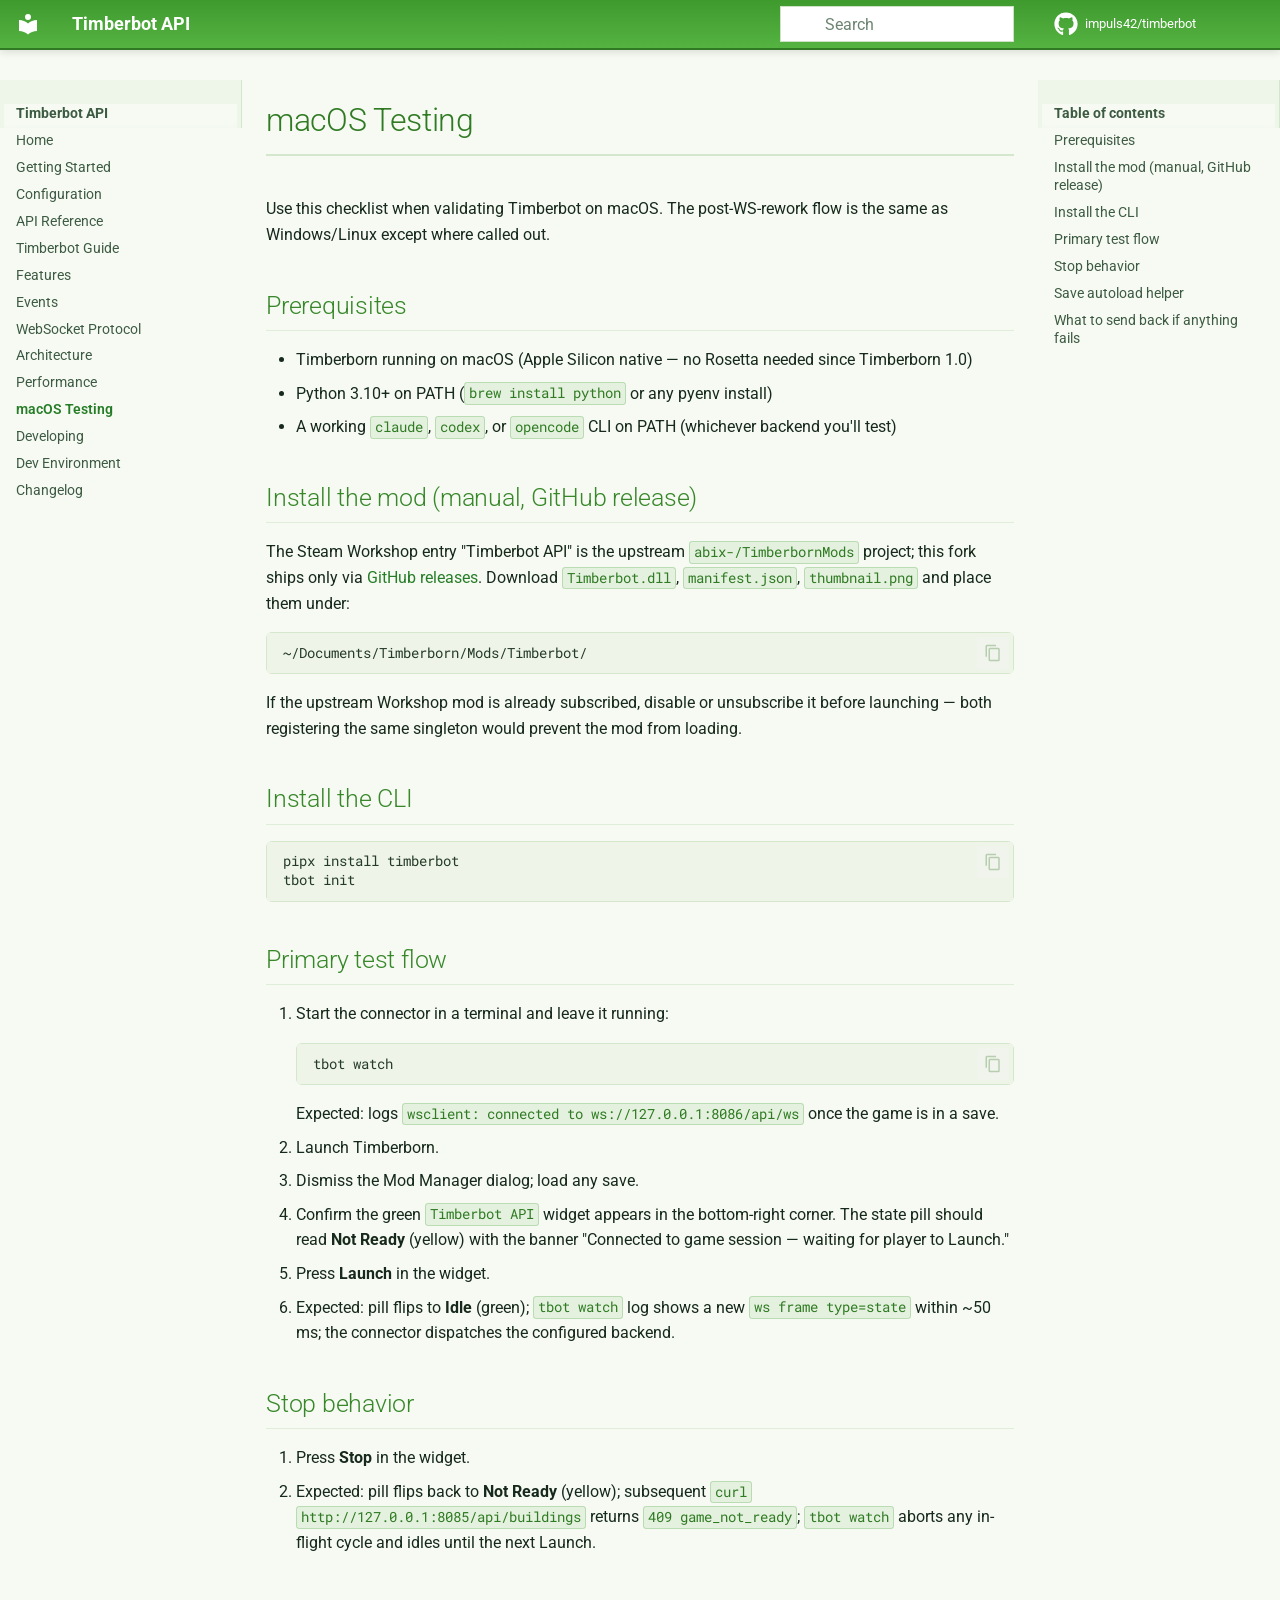
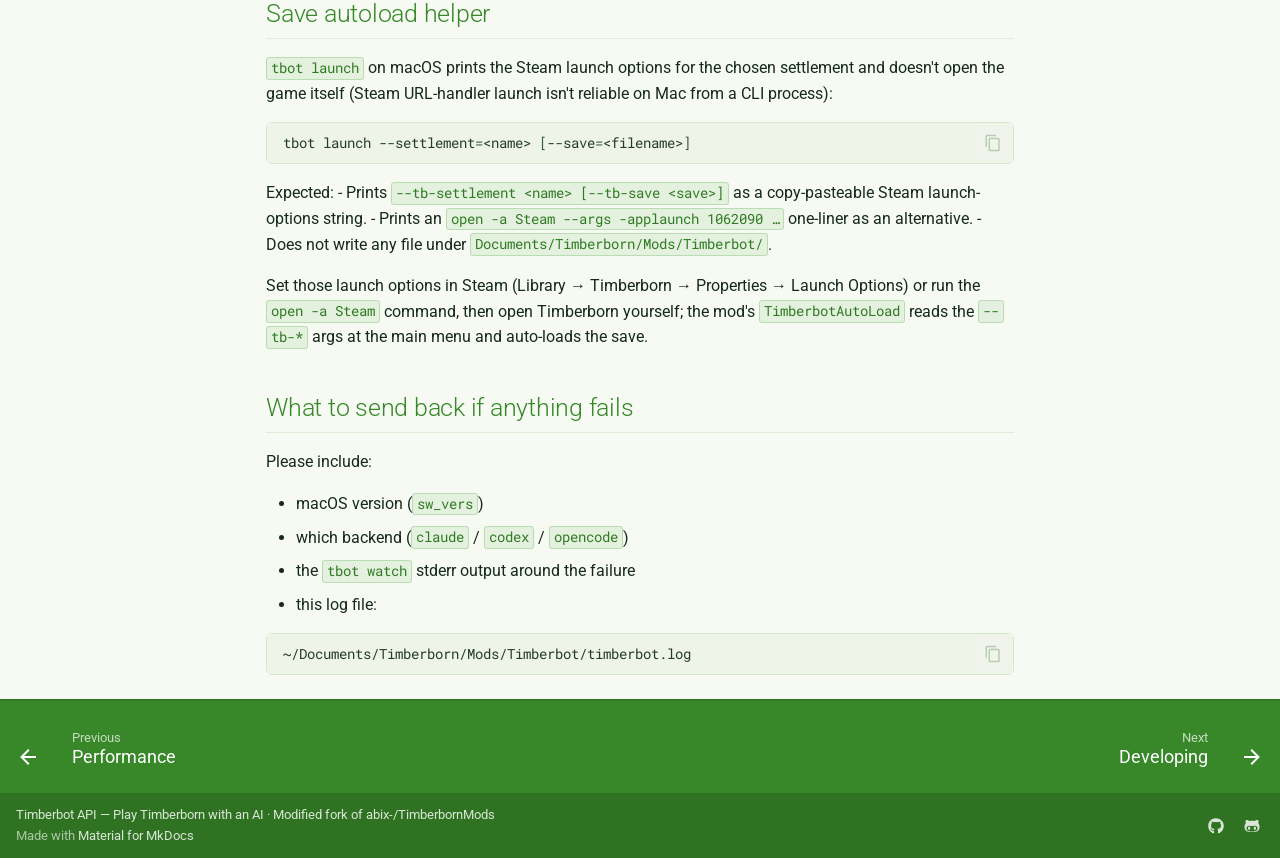
<file: macos-testing/index.html>
<!doctype html>
<html lang="en" class="no-js">
  <head>
    
      <meta charset="utf-8">
      <meta name="viewport" content="width=device-width,initial-scale=1">
      
        <meta name="description" content="Full read/write HTTP API for controlling Timberborn with AI (modified fork of abix-/TimberbornMods)">
      
      
      
        <link rel="canonical" href="https://impuls42.github.io/timberbot/macos-testing/">
      
      
        <link rel="prev" href="../performance/">
      
      
        <link rel="next" href="../developing/">
      
      
        
      
      
      <link rel="icon" href="../assets/images/favicon.png">
      <meta name="generator" content="mkdocs-1.6.1, mkdocs-material-9.7.7">
    
    
      
        <title>macOS Testing - Timberbot API</title>
      
    
    
      <link rel="stylesheet" href="../assets/stylesheets/main.ec1eaa64.min.css">
      
        
        <link rel="stylesheet" href="../assets/stylesheets/palette.ab4e12ef.min.css">
      
      


    
    
      
    
    
      
        
        
        <link rel="preconnect" href="https://fonts.gstatic.com" crossorigin>
        <link rel="stylesheet" href="https://fonts.googleapis.com/css?family=Roboto:300,300i,400,400i,700,700i%7CRoboto+Mono:400,400i,700,700i&display=fallback">
        <style>:root{--md-text-font:"Roboto";--md-code-font:"Roboto Mono"}</style>
      
    
    
      <link rel="stylesheet" href="../stylesheets/extra.css">
    
    <script>__md_scope=new URL("..",location),__md_hash=e=>[...e].reduce(((e,_)=>(e<<5)-e+_.charCodeAt(0)),0),__md_get=(e,_=localStorage,t=__md_scope)=>JSON.parse(_.getItem(t.pathname+"."+e)),__md_set=(e,_,t=localStorage,a=__md_scope)=>{try{t.setItem(a.pathname+"."+e,JSON.stringify(_))}catch(e){}}</script>
    
      

    
    
  </head>
  
  
    
    
    
    
    
    <body dir="ltr" data-md-color-scheme="default" data-md-color-primary="custom" data-md-color-accent="custom">
  
    
    <input class="md-toggle" data-md-toggle="drawer" type="checkbox" id="__drawer" autocomplete="off">
    <input class="md-toggle" data-md-toggle="search" type="checkbox" id="__search" autocomplete="off">
    <label class="md-overlay" for="__drawer"></label>
    <div data-md-component="skip">
      
        
        <a href="#macos-testing" class="md-skip">
          Skip to content
        </a>
      
    </div>
    <div data-md-component="announce">
      
    </div>
    
    
      

  

<header class="md-header md-header--shadow" data-md-component="header">
  <nav class="md-header__inner md-grid" aria-label="Header">
    <a href=".." title="Timberbot API" class="md-header__button md-logo" aria-label="Timberbot API" data-md-component="logo">
      
  
  <svg xmlns="http://www.w3.org/2000/svg" viewBox="0 0 24 24"><path d="M12 8a3 3 0 0 0 3-3 3 3 0 0 0-3-3 3 3 0 0 0-3 3 3 3 0 0 0 3 3m0 3.54C9.64 9.35 6.5 8 3 8v11c3.5 0 6.64 1.35 9 3.54 2.36-2.19 5.5-3.54 9-3.54V8c-3.5 0-6.64 1.35-9 3.54"/></svg>

    </a>
    <label class="md-header__button md-icon" for="__drawer">
      
      <svg xmlns="http://www.w3.org/2000/svg" viewBox="0 0 24 24"><path d="M3 6h18v2H3zm0 5h18v2H3zm0 5h18v2H3z"/></svg>
    </label>
    <div class="md-header__title" data-md-component="header-title">
      <div class="md-header__ellipsis">
        <div class="md-header__topic">
          <span class="md-ellipsis">
            Timberbot API
          </span>
        </div>
        <div class="md-header__topic" data-md-component="header-topic">
          <span class="md-ellipsis">
            
              macOS Testing
            
          </span>
        </div>
      </div>
    </div>
    
      
    
    
    
    
      
      
        <label class="md-header__button md-icon" for="__search">
          
          <svg xmlns="http://www.w3.org/2000/svg" viewBox="0 0 24 24"><path d="M9.5 3A6.5 6.5 0 0 1 16 9.5c0 1.61-.59 3.09-1.56 4.23l.27.27h.79l5 5-1.5 1.5-5-5v-.79l-.27-.27A6.52 6.52 0 0 1 9.5 16 6.5 6.5 0 0 1 3 9.5 6.5 6.5 0 0 1 9.5 3m0 2C7 5 5 7 5 9.5S7 14 9.5 14 14 12 14 9.5 12 5 9.5 5"/></svg>
        </label>
        <div class="md-search" data-md-component="search" role="dialog">
  <label class="md-search__overlay" for="__search"></label>
  <div class="md-search__inner" role="search">
    <form class="md-search__form" name="search">
      <input type="text" class="md-search__input" name="query" aria-label="Search" placeholder="Search" autocapitalize="off" autocorrect="off" autocomplete="off" spellcheck="false" data-md-component="search-query" required>
      <label class="md-search__icon md-icon" for="__search">
        
        <svg xmlns="http://www.w3.org/2000/svg" viewBox="0 0 24 24"><path d="M9.5 3A6.5 6.5 0 0 1 16 9.5c0 1.61-.59 3.09-1.56 4.23l.27.27h.79l5 5-1.5 1.5-5-5v-.79l-.27-.27A6.52 6.52 0 0 1 9.5 16 6.5 6.5 0 0 1 3 9.5 6.5 6.5 0 0 1 9.5 3m0 2C7 5 5 7 5 9.5S7 14 9.5 14 14 12 14 9.5 12 5 9.5 5"/></svg>
        
        <svg xmlns="http://www.w3.org/2000/svg" viewBox="0 0 24 24"><path d="M20 11v2H8l5.5 5.5-1.42 1.42L4.16 12l7.92-7.92L13.5 5.5 8 11z"/></svg>
      </label>
      <nav class="md-search__options" aria-label="Search">
        
        <button type="reset" class="md-search__icon md-icon" title="Clear" aria-label="Clear" tabindex="-1">
          
          <svg xmlns="http://www.w3.org/2000/svg" viewBox="0 0 24 24"><path d="M19 6.41 17.59 5 12 10.59 6.41 5 5 6.41 10.59 12 5 17.59 6.41 19 12 13.41 17.59 19 19 17.59 13.41 12z"/></svg>
        </button>
      </nav>
      
        <div class="md-search__suggest" data-md-component="search-suggest"></div>
      
    </form>
    <div class="md-search__output">
      <div class="md-search__scrollwrap" tabindex="0" data-md-scrollfix>
        <div class="md-search-result" data-md-component="search-result">
          <div class="md-search-result__meta">
            Initializing search
          </div>
          <ol class="md-search-result__list" role="presentation"></ol>
        </div>
      </div>
    </div>
  </div>
</div>
      
    
    
      <div class="md-header__source">
        <a href="https://github.com/impuls42/timberbot" title="Go to repository" class="md-source" data-md-component="source">
  <div class="md-source__icon md-icon">
    
    <svg xmlns="http://www.w3.org/2000/svg" viewBox="0 0 512 512"><!--! Font Awesome Free 7.1.0 by @fontawesome - https://fontawesome.com License - https://fontawesome.com/license/free (Icons: CC BY 4.0, Fonts: SIL OFL 1.1, Code: MIT License) Copyright 2025 Fonticons, Inc.--><path d="M173.9 397.4c0 2-2.3 3.6-5.2 3.6-3.3.3-5.6-1.3-5.6-3.6 0-2 2.3-3.6 5.2-3.6 3-.3 5.6 1.3 5.6 3.6m-31.1-4.5c-.7 2 1.3 4.3 4.3 4.9 2.6 1 5.6 0 6.2-2s-1.3-4.3-4.3-5.2c-2.6-.7-5.5.3-6.2 2.3m44.2-1.7c-2.9.7-4.9 2.6-4.6 4.9.3 2 2.9 3.3 5.9 2.6 2.9-.7 4.9-2.6 4.6-4.6-.3-1.9-3-3.2-5.9-2.9M252.8 8C114.1 8 8 113.3 8 252c0 110.9 69.8 205.8 169.5 239.2 12.8 2.3 17.3-5.6 17.3-12.1 0-6.2-.3-40.4-.3-61.4 0 0-70 15-84.7-29.8 0 0-11.4-29.1-27.8-36.6 0 0-22.9-15.7 1.6-15.4 0 0 24.9 2 38.6 25.8 21.9 38.6 58.6 27.5 72.9 20.9 2.3-16 8.8-27.1 16-33.7-55.9-6.2-112.3-14.3-112.3-110.5 0-27.5 7.6-41.3 23.6-58.9-2.6-6.5-11.1-33.3 2.6-67.9 20.9-6.5 69 27 69 27 20-5.6 41.5-8.5 62.8-8.5s42.8 2.9 62.8 8.5c0 0 48.1-33.6 69-27 13.7 34.7 5.2 61.4 2.6 67.9 16 17.7 25.8 31.5 25.8 58.9 0 96.5-58.9 104.2-114.8 110.5 9.2 7.9 17 22.9 17 46.4 0 33.7-.3 75.4-.3 83.6 0 6.5 4.6 14.4 17.3 12.1C436.2 457.8 504 362.9 504 252 504 113.3 391.5 8 252.8 8M105.2 352.9c-1.3 1-1 3.3.7 5.2 1.6 1.6 3.9 2.3 5.2 1 1.3-1 1-3.3-.7-5.2-1.6-1.6-3.9-2.3-5.2-1m-10.8-8.1c-.7 1.3.3 2.9 2.3 3.9 1.6 1 3.6.7 4.3-.7.7-1.3-.3-2.9-2.3-3.9-2-.6-3.6-.3-4.3.7m32.4 35.6c-1.6 1.3-1 4.3 1.3 6.2 2.3 2.3 5.2 2.6 6.5 1 1.3-1.3.7-4.3-1.3-6.2-2.2-2.3-5.2-2.6-6.5-1m-11.4-14.7c-1.6 1-1.6 3.6 0 5.9s4.3 3.3 5.6 2.3c1.6-1.3 1.6-3.9 0-6.2-1.4-2.3-4-3.3-5.6-2"/></svg>
  </div>
  <div class="md-source__repository">
    impuls42/timberbot
  </div>
</a>
      </div>
    
  </nav>
  
</header>
    
    <div class="md-container" data-md-component="container">
      
      
        
          
        
      
      <main class="md-main" data-md-component="main">
        <div class="md-main__inner md-grid">
          
            
              
              <div class="md-sidebar md-sidebar--primary" data-md-component="sidebar" data-md-type="navigation" >
                <div class="md-sidebar__scrollwrap">
                  <div class="md-sidebar__inner">
                    



<nav class="md-nav md-nav--primary" aria-label="Navigation" data-md-level="0">
  <label class="md-nav__title" for="__drawer">
    <a href=".." title="Timberbot API" class="md-nav__button md-logo" aria-label="Timberbot API" data-md-component="logo">
      
  
  <svg xmlns="http://www.w3.org/2000/svg" viewBox="0 0 24 24"><path d="M12 8a3 3 0 0 0 3-3 3 3 0 0 0-3-3 3 3 0 0 0-3 3 3 3 0 0 0 3 3m0 3.54C9.64 9.35 6.5 8 3 8v11c3.5 0 6.64 1.35 9 3.54 2.36-2.19 5.5-3.54 9-3.54V8c-3.5 0-6.64 1.35-9 3.54"/></svg>

    </a>
    Timberbot API
  </label>
  
    <div class="md-nav__source">
      <a href="https://github.com/impuls42/timberbot" title="Go to repository" class="md-source" data-md-component="source">
  <div class="md-source__icon md-icon">
    
    <svg xmlns="http://www.w3.org/2000/svg" viewBox="0 0 512 512"><!--! Font Awesome Free 7.1.0 by @fontawesome - https://fontawesome.com License - https://fontawesome.com/license/free (Icons: CC BY 4.0, Fonts: SIL OFL 1.1, Code: MIT License) Copyright 2025 Fonticons, Inc.--><path d="M173.9 397.4c0 2-2.3 3.6-5.2 3.6-3.3.3-5.6-1.3-5.6-3.6 0-2 2.3-3.6 5.2-3.6 3-.3 5.6 1.3 5.6 3.6m-31.1-4.5c-.7 2 1.3 4.3 4.3 4.9 2.6 1 5.6 0 6.2-2s-1.3-4.3-4.3-5.2c-2.6-.7-5.5.3-6.2 2.3m44.2-1.7c-2.9.7-4.9 2.6-4.6 4.9.3 2 2.9 3.3 5.9 2.6 2.9-.7 4.9-2.6 4.6-4.6-.3-1.9-3-3.2-5.9-2.9M252.8 8C114.1 8 8 113.3 8 252c0 110.9 69.8 205.8 169.5 239.2 12.8 2.3 17.3-5.6 17.3-12.1 0-6.2-.3-40.4-.3-61.4 0 0-70 15-84.7-29.8 0 0-11.4-29.1-27.8-36.6 0 0-22.9-15.7 1.6-15.4 0 0 24.9 2 38.6 25.8 21.9 38.6 58.6 27.5 72.9 20.9 2.3-16 8.8-27.1 16-33.7-55.9-6.2-112.3-14.3-112.3-110.5 0-27.5 7.6-41.3 23.6-58.9-2.6-6.5-11.1-33.3 2.6-67.9 20.9-6.5 69 27 69 27 20-5.6 41.5-8.5 62.8-8.5s42.8 2.9 62.8 8.5c0 0 48.1-33.6 69-27 13.7 34.7 5.2 61.4 2.6 67.9 16 17.7 25.8 31.5 25.8 58.9 0 96.5-58.9 104.2-114.8 110.5 9.2 7.9 17 22.9 17 46.4 0 33.7-.3 75.4-.3 83.6 0 6.5 4.6 14.4 17.3 12.1C436.2 457.8 504 362.9 504 252 504 113.3 391.5 8 252.8 8M105.2 352.9c-1.3 1-1 3.3.7 5.2 1.6 1.6 3.9 2.3 5.2 1 1.3-1 1-3.3-.7-5.2-1.6-1.6-3.9-2.3-5.2-1m-10.8-8.1c-.7 1.3.3 2.9 2.3 3.9 1.6 1 3.6.7 4.3-.7.7-1.3-.3-2.9-2.3-3.9-2-.6-3.6-.3-4.3.7m32.4 35.6c-1.6 1.3-1 4.3 1.3 6.2 2.3 2.3 5.2 2.6 6.5 1 1.3-1.3.7-4.3-1.3-6.2-2.2-2.3-5.2-2.6-6.5-1m-11.4-14.7c-1.6 1-1.6 3.6 0 5.9s4.3 3.3 5.6 2.3c1.6-1.3 1.6-3.9 0-6.2-1.4-2.3-4-3.3-5.6-2"/></svg>
  </div>
  <div class="md-source__repository">
    impuls42/timberbot
  </div>
</a>
    </div>
  
  <ul class="md-nav__list" data-md-scrollfix>
    
      
      
  
  
  
  
    <li class="md-nav__item">
      <a href=".." class="md-nav__link">
        
  
  
  <span class="md-ellipsis">
    
  
    Home
  

    
  </span>
  
  

      </a>
    </li>
  

    
      
      
  
  
  
  
    <li class="md-nav__item">
      <a href="../getting-started/" class="md-nav__link">
        
  
  
  <span class="md-ellipsis">
    
  
    Getting Started
  

    
  </span>
  
  

      </a>
    </li>
  

    
      
      
  
  
  
  
    <li class="md-nav__item">
      <a href="../configuration/" class="md-nav__link">
        
  
  
  <span class="md-ellipsis">
    
  
    Configuration
  

    
  </span>
  
  

      </a>
    </li>
  

    
      
      
  
  
  
  
    <li class="md-nav__item">
      <a href="../api-reference/" class="md-nav__link">
        
  
  
  <span class="md-ellipsis">
    
  
    API Reference
  

    
  </span>
  
  

      </a>
    </li>
  

    
      
      
  
  
  
  
    <li class="md-nav__item">
      <a href="../timberbot/" class="md-nav__link">
        
  
  
  <span class="md-ellipsis">
    
  
    Timberbot Guide
  

    
  </span>
  
  

      </a>
    </li>
  

    
      
      
  
  
  
  
    <li class="md-nav__item">
      <a href="../features/" class="md-nav__link">
        
  
  
  <span class="md-ellipsis">
    
  
    Features
  

    
  </span>
  
  

      </a>
    </li>
  

    
      
      
  
  
  
  
    <li class="md-nav__item">
      <a href="../events/" class="md-nav__link">
        
  
  
  <span class="md-ellipsis">
    
  
    Events
  

    
  </span>
  
  

      </a>
    </li>
  

    
      
      
  
  
  
  
    <li class="md-nav__item">
      <a href="../websocket-protocol/" class="md-nav__link">
        
  
  
  <span class="md-ellipsis">
    
  
    WebSocket Protocol
  

    
  </span>
  
  

      </a>
    </li>
  

    
      
      
  
  
  
  
    <li class="md-nav__item">
      <a href="../architecture/" class="md-nav__link">
        
  
  
  <span class="md-ellipsis">
    
  
    Architecture
  

    
  </span>
  
  

      </a>
    </li>
  

    
      
      
  
  
  
  
    <li class="md-nav__item">
      <a href="../performance/" class="md-nav__link">
        
  
  
  <span class="md-ellipsis">
    
  
    Performance
  

    
  </span>
  
  

      </a>
    </li>
  

    
      
      
  
  
    
  
  
  
    <li class="md-nav__item md-nav__item--active">
      
      <input class="md-nav__toggle md-toggle" type="checkbox" id="__toc">
      
      
        
      
      
        <label class="md-nav__link md-nav__link--active" for="__toc">
          
  
  
  <span class="md-ellipsis">
    
  
    macOS Testing
  

    
  </span>
  
  

          <span class="md-nav__icon md-icon"></span>
        </label>
      
      <a href="./" class="md-nav__link md-nav__link--active">
        
  
  
  <span class="md-ellipsis">
    
  
    macOS Testing
  

    
  </span>
  
  

      </a>
      
        

<nav class="md-nav md-nav--secondary" aria-label="Table of contents">
  
  
  
    
  
  
    <label class="md-nav__title" for="__toc">
      <span class="md-nav__icon md-icon"></span>
      Table of contents
    </label>
    <ul class="md-nav__list" data-md-component="toc" data-md-scrollfix>
      
        <li class="md-nav__item">
  <a href="#prerequisites" class="md-nav__link">
    <span class="md-ellipsis">
      
        Prerequisites
      
    </span>
  </a>
  
</li>
      
        <li class="md-nav__item">
  <a href="#install-the-mod-manual-github-release" class="md-nav__link">
    <span class="md-ellipsis">
      
        Install the mod (manual, GitHub release)
      
    </span>
  </a>
  
</li>
      
        <li class="md-nav__item">
  <a href="#install-the-cli" class="md-nav__link">
    <span class="md-ellipsis">
      
        Install the CLI
      
    </span>
  </a>
  
</li>
      
        <li class="md-nav__item">
  <a href="#primary-test-flow" class="md-nav__link">
    <span class="md-ellipsis">
      
        Primary test flow
      
    </span>
  </a>
  
</li>
      
        <li class="md-nav__item">
  <a href="#stop-behavior" class="md-nav__link">
    <span class="md-ellipsis">
      
        Stop behavior
      
    </span>
  </a>
  
</li>
      
        <li class="md-nav__item">
  <a href="#save-autoload-helper" class="md-nav__link">
    <span class="md-ellipsis">
      
        Save autoload helper
      
    </span>
  </a>
  
</li>
      
        <li class="md-nav__item">
  <a href="#what-to-send-back-if-anything-fails" class="md-nav__link">
    <span class="md-ellipsis">
      
        What to send back if anything fails
      
    </span>
  </a>
  
</li>
      
    </ul>
  
</nav>
      
    </li>
  

    
      
      
  
  
  
  
    <li class="md-nav__item">
      <a href="../developing/" class="md-nav__link">
        
  
  
  <span class="md-ellipsis">
    
  
    Developing
  

    
  </span>
  
  

      </a>
    </li>
  

    
      
      
  
  
  
  
    <li class="md-nav__item">
      <a href="../devenv/" class="md-nav__link">
        
  
  
  <span class="md-ellipsis">
    
  
    Dev Environment
  

    
  </span>
  
  

      </a>
    </li>
  

    
      
      
  
  
  
  
    <li class="md-nav__item">
      <a href="../unreleased/" class="md-nav__link">
        
  
  
  <span class="md-ellipsis">
    
  
    Changelog
  

    
  </span>
  
  

      </a>
    </li>
  

    
  </ul>
</nav>
                  </div>
                </div>
              </div>
            
            
              
              <div class="md-sidebar md-sidebar--secondary" data-md-component="sidebar" data-md-type="toc" >
                <div class="md-sidebar__scrollwrap">
                  <div class="md-sidebar__inner">
                    

<nav class="md-nav md-nav--secondary" aria-label="Table of contents">
  
  
  
    
  
  
    <label class="md-nav__title" for="__toc">
      <span class="md-nav__icon md-icon"></span>
      Table of contents
    </label>
    <ul class="md-nav__list" data-md-component="toc" data-md-scrollfix>
      
        <li class="md-nav__item">
  <a href="#prerequisites" class="md-nav__link">
    <span class="md-ellipsis">
      
        Prerequisites
      
    </span>
  </a>
  
</li>
      
        <li class="md-nav__item">
  <a href="#install-the-mod-manual-github-release" class="md-nav__link">
    <span class="md-ellipsis">
      
        Install the mod (manual, GitHub release)
      
    </span>
  </a>
  
</li>
      
        <li class="md-nav__item">
  <a href="#install-the-cli" class="md-nav__link">
    <span class="md-ellipsis">
      
        Install the CLI
      
    </span>
  </a>
  
</li>
      
        <li class="md-nav__item">
  <a href="#primary-test-flow" class="md-nav__link">
    <span class="md-ellipsis">
      
        Primary test flow
      
    </span>
  </a>
  
</li>
      
        <li class="md-nav__item">
  <a href="#stop-behavior" class="md-nav__link">
    <span class="md-ellipsis">
      
        Stop behavior
      
    </span>
  </a>
  
</li>
      
        <li class="md-nav__item">
  <a href="#save-autoload-helper" class="md-nav__link">
    <span class="md-ellipsis">
      
        Save autoload helper
      
    </span>
  </a>
  
</li>
      
        <li class="md-nav__item">
  <a href="#what-to-send-back-if-anything-fails" class="md-nav__link">
    <span class="md-ellipsis">
      
        What to send back if anything fails
      
    </span>
  </a>
  
</li>
      
    </ul>
  
</nav>
                  </div>
                </div>
              </div>
            
          
          
            <div class="md-content" data-md-component="content">
              
              <article class="md-content__inner md-typeset">
                
                  


  
  


<h1 id="macos-testing">macOS Testing<a class="headerlink" href="#macos-testing" title="Permanent link">&para;</a></h1>
<p>Use this checklist when validating Timberbot on macOS. The post-WS-rework flow is the same as Windows/Linux except where called out.</p>
<h2 id="prerequisites">Prerequisites<a class="headerlink" href="#prerequisites" title="Permanent link">&para;</a></h2>
<ul>
<li>Timberborn running on macOS (Apple Silicon native — no Rosetta needed since Timberborn 1.0)</li>
<li>Python 3.10+ on PATH (<code>brew install python</code> or any pyenv install)</li>
<li>A working <code>claude</code>, <code>codex</code>, or <code>opencode</code> CLI on PATH (whichever backend you'll test)</li>
</ul>
<h2 id="install-the-mod-manual-github-release">Install the mod (manual, GitHub release)<a class="headerlink" href="#install-the-mod-manual-github-release" title="Permanent link">&para;</a></h2>
<p>The Steam Workshop entry "Timberbot API" is the upstream <a href="https://github.com/abix-/TimberbornMods"><code>abix-/TimberbornMods</code></a> project; this fork ships only via <a href="https://github.com/impuls42/timberbot/releases">GitHub releases</a>. Download <code>Timberbot.dll</code>, <code>manifest.json</code>, <code>thumbnail.png</code> and place them under:</p>
<div class="language-text highlight"><pre><span></span><code><span id="__span-0-1"><a id="__codelineno-0-1" name="__codelineno-0-1" href="#__codelineno-0-1"></a>~/Documents/Timberborn/Mods/Timberbot/
</span></code></pre></div>
<p>If the upstream Workshop mod is already subscribed, disable or unsubscribe it before launching — both registering the same singleton would prevent the mod from loading.</p>
<h2 id="install-the-cli">Install the CLI<a class="headerlink" href="#install-the-cli" title="Permanent link">&para;</a></h2>
<div class="language-bash highlight"><pre><span></span><code><span id="__span-1-1"><a id="__codelineno-1-1" name="__codelineno-1-1" href="#__codelineno-1-1"></a>pipx<span class="w"> </span>install<span class="w"> </span>timberbot
</span><span id="__span-1-2"><a id="__codelineno-1-2" name="__codelineno-1-2" href="#__codelineno-1-2"></a>tbot<span class="w"> </span>init
</span></code></pre></div>
<h2 id="primary-test-flow">Primary test flow<a class="headerlink" href="#primary-test-flow" title="Permanent link">&para;</a></h2>
<ol>
<li>Start the connector in a terminal and leave it running:
   <div class="language-bash highlight"><pre><span></span><code><span id="__span-2-1"><a id="__codelineno-2-1" name="__codelineno-2-1" href="#__codelineno-2-1"></a>tbot<span class="w"> </span>watch
</span></code></pre></div>
   Expected: logs <code>wsclient: connected to ws://127.0.0.1:8086/api/ws</code> once the game is in a save.</li>
<li>Launch Timberborn.</li>
<li>Dismiss the Mod Manager dialog; load any save.</li>
<li>Confirm the green <code>Timberbot API</code> widget appears in the bottom-right corner. The state pill should read <strong>Not Ready</strong> (yellow) with the banner "Connected to game session — waiting for player to Launch."</li>
<li>Press <strong>Launch</strong> in the widget.</li>
<li>Expected: pill flips to <strong>Idle</strong> (green); <code>tbot watch</code> log shows a new <code>ws frame type=state</code> within ~50 ms; the connector dispatches the configured backend.</li>
</ol>
<h2 id="stop-behavior">Stop behavior<a class="headerlink" href="#stop-behavior" title="Permanent link">&para;</a></h2>
<ol>
<li>Press <strong>Stop</strong> in the widget.</li>
<li>Expected: pill flips back to <strong>Not Ready</strong> (yellow); subsequent <code>curl http://127.0.0.1:8085/api/buildings</code> returns <code>409 game_not_ready</code>; <code>tbot watch</code> aborts any in-flight cycle and idles until the next Launch.</li>
</ol>
<h2 id="save-autoload-helper">Save autoload helper<a class="headerlink" href="#save-autoload-helper" title="Permanent link">&para;</a></h2>
<p><code>tbot launch</code> on macOS prints the Steam launch options for the chosen settlement and doesn't open the game itself (Steam URL-handler launch isn't reliable on Mac from a CLI process):</p>
<div class="language-bash highlight"><pre><span></span><code><span id="__span-3-1"><a id="__codelineno-3-1" name="__codelineno-3-1" href="#__codelineno-3-1"></a>tbot<span class="w"> </span>launch<span class="w"> </span>--settlement<span class="o">=</span>&lt;name&gt;<span class="w"> </span><span class="o">[</span>--save<span class="o">=</span>&lt;filename&gt;<span class="o">]</span>
</span></code></pre></div>
<p>Expected:
- Prints <code>--tb-settlement &lt;name&gt; [--tb-save &lt;save&gt;]</code> as a copy-pasteable Steam launch-options string.
- Prints an <code>open -a Steam --args -applaunch 1062090 …</code> one-liner as an alternative.
- Does not write any file under <code>Documents/Timberborn/Mods/Timberbot/</code>.</p>
<p>Set those launch options in Steam (Library → Timberborn → Properties → Launch Options) or run the <code>open -a Steam</code> command, then open Timberborn yourself; the mod's <code>TimberbotAutoLoad</code> reads the <code>--tb-*</code> args at the main menu and auto-loads the save.</p>
<h2 id="what-to-send-back-if-anything-fails">What to send back if anything fails<a class="headerlink" href="#what-to-send-back-if-anything-fails" title="Permanent link">&para;</a></h2>
<p>Please include:</p>
<ul>
<li>macOS version (<code>sw_vers</code>)</li>
<li>which backend (<code>claude</code> / <code>codex</code> / <code>opencode</code>)</li>
<li>the <code>tbot watch</code> stderr output around the failure</li>
<li>this log file:</li>
</ul>
<div class="language-bash highlight"><pre><span></span><code><span id="__span-4-1"><a id="__codelineno-4-1" name="__codelineno-4-1" href="#__codelineno-4-1"></a>~/Documents/Timberborn/Mods/Timberbot/timberbot.log
</span></code></pre></div>












                
              </article>
            </div>
          
          
  <script>var tabs=__md_get("__tabs");if(Array.isArray(tabs))e:for(var set of document.querySelectorAll(".tabbed-set")){var labels=set.querySelector(".tabbed-labels");for(var tab of tabs)for(var label of labels.getElementsByTagName("label"))if(label.innerText.trim()===tab){var input=document.getElementById(label.htmlFor);input.checked=!0;continue e}}</script>

<script>var target=document.getElementById(location.hash.slice(1));target&&target.name&&(target.checked=target.name.startsWith("__tabbed_"))</script>
        </div>
        
          <button type="button" class="md-top md-icon" data-md-component="top" hidden>
  
  <svg xmlns="http://www.w3.org/2000/svg" viewBox="0 0 24 24"><path d="M13 20h-2V8l-5.5 5.5-1.42-1.42L12 4.16l7.92 7.92-1.42 1.42L13 8z"/></svg>
  Back to top
</button>
        
      </main>
      
        <footer class="md-footer">
  
    
      
      <nav class="md-footer__inner md-grid" aria-label="Footer" >
        
          
          <a href="../performance/" class="md-footer__link md-footer__link--prev" aria-label="Previous: Performance">
            <div class="md-footer__button md-icon">
              
              <svg xmlns="http://www.w3.org/2000/svg" viewBox="0 0 24 24"><path d="M20 11v2H8l5.5 5.5-1.42 1.42L4.16 12l7.92-7.92L13.5 5.5 8 11z"/></svg>
            </div>
            <div class="md-footer__title">
              <span class="md-footer__direction">
                Previous
              </span>
              <div class="md-ellipsis">
                Performance
              </div>
            </div>
          </a>
        
        
          
          <a href="../developing/" class="md-footer__link md-footer__link--next" aria-label="Next: Developing">
            <div class="md-footer__title">
              <span class="md-footer__direction">
                Next
              </span>
              <div class="md-ellipsis">
                Developing
              </div>
            </div>
            <div class="md-footer__button md-icon">
              
              <svg xmlns="http://www.w3.org/2000/svg" viewBox="0 0 24 24"><path d="M4 11v2h12l-5.5 5.5 1.42 1.42L19.84 12l-7.92-7.92L10.5 5.5 16 11z"/></svg>
            </div>
          </a>
        
      </nav>
    
  
  <div class="md-footer-meta md-typeset">
    <div class="md-footer-meta__inner md-grid">
      <div class="md-copyright">
  
    <div class="md-copyright__highlight">
      Timberbot API &mdash; Play Timberborn with an AI &middot; Modified fork of <a href="https://github.com/abix-/TimberbornMods">abix-/TimberbornMods</a>
    </div>
  
  
    Made with
    <a href="https://squidfunk.github.io/mkdocs-material/" target="_blank" rel="noopener">
      Material for MkDocs
    </a>
  
</div>
      
        
<div class="md-social">
  
    
    
    
    
      
      
    
    <a href="https://github.com/impuls42/timberbot" target="_blank" rel="noopener" title="github.com" class="md-social__link">
      <svg xmlns="http://www.w3.org/2000/svg" viewBox="0 0 512 512"><!--! Font Awesome Free 7.1.0 by @fontawesome - https://fontawesome.com License - https://fontawesome.com/license/free (Icons: CC BY 4.0, Fonts: SIL OFL 1.1, Code: MIT License) Copyright 2025 Fonticons, Inc.--><path d="M173.9 397.4c0 2-2.3 3.6-5.2 3.6-3.3.3-5.6-1.3-5.6-3.6 0-2 2.3-3.6 5.2-3.6 3-.3 5.6 1.3 5.6 3.6m-31.1-4.5c-.7 2 1.3 4.3 4.3 4.9 2.6 1 5.6 0 6.2-2s-1.3-4.3-4.3-5.2c-2.6-.7-5.5.3-6.2 2.3m44.2-1.7c-2.9.7-4.9 2.6-4.6 4.9.3 2 2.9 3.3 5.9 2.6 2.9-.7 4.9-2.6 4.6-4.6-.3-1.9-3-3.2-5.9-2.9M252.8 8C114.1 8 8 113.3 8 252c0 110.9 69.8 205.8 169.5 239.2 12.8 2.3 17.3-5.6 17.3-12.1 0-6.2-.3-40.4-.3-61.4 0 0-70 15-84.7-29.8 0 0-11.4-29.1-27.8-36.6 0 0-22.9-15.7 1.6-15.4 0 0 24.9 2 38.6 25.8 21.9 38.6 58.6 27.5 72.9 20.9 2.3-16 8.8-27.1 16-33.7-55.9-6.2-112.3-14.3-112.3-110.5 0-27.5 7.6-41.3 23.6-58.9-2.6-6.5-11.1-33.3 2.6-67.9 20.9-6.5 69 27 69 27 20-5.6 41.5-8.5 62.8-8.5s42.8 2.9 62.8 8.5c0 0 48.1-33.6 69-27 13.7 34.7 5.2 61.4 2.6 67.9 16 17.7 25.8 31.5 25.8 58.9 0 96.5-58.9 104.2-114.8 110.5 9.2 7.9 17 22.9 17 46.4 0 33.7-.3 75.4-.3 83.6 0 6.5 4.6 14.4 17.3 12.1C436.2 457.8 504 362.9 504 252 504 113.3 391.5 8 252.8 8M105.2 352.9c-1.3 1-1 3.3.7 5.2 1.6 1.6 3.9 2.3 5.2 1 1.3-1 1-3.3-.7-5.2-1.6-1.6-3.9-2.3-5.2-1m-10.8-8.1c-.7 1.3.3 2.9 2.3 3.9 1.6 1 3.6.7 4.3-.7.7-1.3-.3-2.9-2.3-3.9-2-.6-3.6-.3-4.3.7m32.4 35.6c-1.6 1.3-1 4.3 1.3 6.2 2.3 2.3 5.2 2.6 6.5 1 1.3-1.3.7-4.3-1.3-6.2-2.2-2.3-5.2-2.6-6.5-1m-11.4-14.7c-1.6 1-1.6 3.6 0 5.9s4.3 3.3 5.6 2.3c1.6-1.3 1.6-3.9 0-6.2-1.4-2.3-4-3.3-5.6-2"/></svg>
    </a>
  
    
    
    
    
    <a href="https://github.com/abix-/TimberbornMods" target="_blank" rel="noopener" title="Upstream (abix-/TimberbornMods)" class="md-social__link">
      <svg xmlns="http://www.w3.org/2000/svg" viewBox="0 0 512 512"><!--! Font Awesome Free 7.1.0 by @fontawesome - https://fontawesome.com License - https://fontawesome.com/license/free (Icons: CC BY 4.0, Fonts: SIL OFL 1.1, Code: MIT License) Copyright 2025 Fonticons, Inc.--><path d="M202.1 328.7c0 20.9-10.9 55.1-36.7 55.1s-36.7-34.2-36.7-55.1 10.9-55.1 36.7-55.1 36.7 34.2 36.7 55.1M496 278.2c0 31.9-3.2 65.7-17.5 95-37.9 76.6-142.1 74.8-216.7 74.8-75.8 0-186.2 2.7-225.6-74.8-14.6-29-20.2-63.1-20.2-95 0-41.9 13.9-81.5 41.5-113.6-5.2-15.8-7.7-32.4-7.7-48.8 0-21.5 4.9-32.3 14.6-51.8 45.3 0 74.3 9 108.8 36 29-6.9 58.8-10 88.7-10 27 0 54.2 2.9 80.4 9.2 34-26.7 63-35.2 107.8-35.2 9.8 19.5 14.6 30.3 14.6 51.8 0 16.4-2.6 32.7-7.7 48.2 27.5 32.4 39 72.3 39 114.2m-64.3 50.5c0-43.9-26.7-82.6-73.5-82.6-18.9 0-37 3.4-56 6-14.9 2.3-29.8 3.2-45.1 3.2-15.2 0-30.1-.9-45.1-3.2-18.7-2.6-37-6-56-6-46.8 0-73.5 38.7-73.5 82.6 0 87.8 80.4 101.3 150.4 101.3h48.2c70.3 0 150.6-13.4 150.6-101.3m-82.6-55.1c-25.8 0-36.7 34.2-36.7 55.1s10.9 55.1 36.7 55.1 36.7-34.2 36.7-55.1-10.9-55.1-36.7-55.1"/></svg>
    </a>
  
</div>
      
    </div>
  </div>
</footer>
      
    </div>
    <div class="md-dialog" data-md-component="dialog">
      <div class="md-dialog__inner md-typeset"></div>
    </div>
    
      <div class="md-progress" data-md-component="progress" role="progressbar"></div>
    
    
    
      
      
      <script id="__config" type="application/json">{"annotate": null, "base": "..", "features": ["content.code.copy", "content.code.annotate", "content.tabs.link", "navigation.instant", "navigation.instant.progress", "navigation.sections", "navigation.expand", "navigation.top", "navigation.footer", "search.highlight", "search.suggest", "toc.follow"], "search": "../assets/javascripts/workers/search.2c215733.min.js", "tags": null, "translations": {"clipboard.copied": "Copied to clipboard", "clipboard.copy": "Copy to clipboard", "search.result.more.one": "1 more on this page", "search.result.more.other": "# more on this page", "search.result.none": "No matching documents", "search.result.one": "1 matching document", "search.result.other": "# matching documents", "search.result.placeholder": "Type to start searching", "search.result.term.missing": "Missing", "select.version": "Select version"}, "version": null}</script>
    
    
      <script src="../assets/javascripts/bundle.d7400e89.min.js"></script>
      
    
  </body>
</html>
</file>
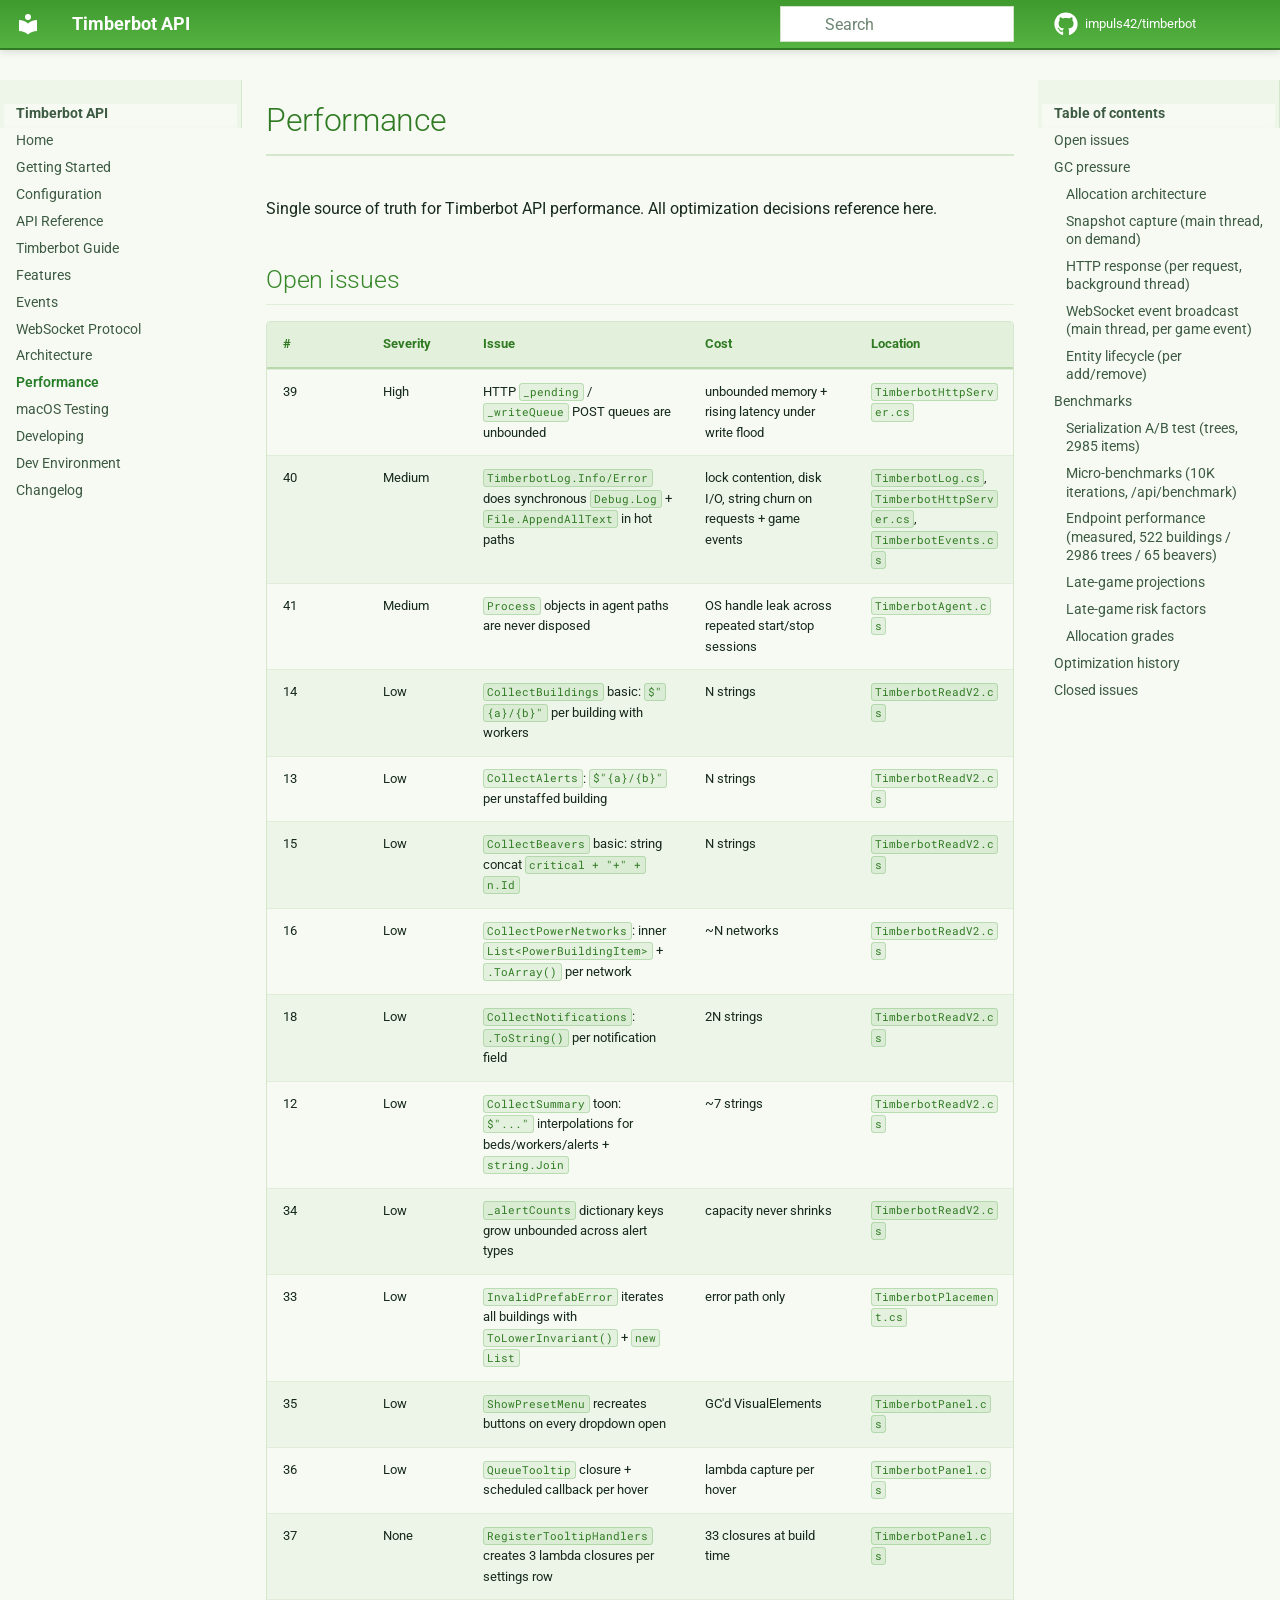
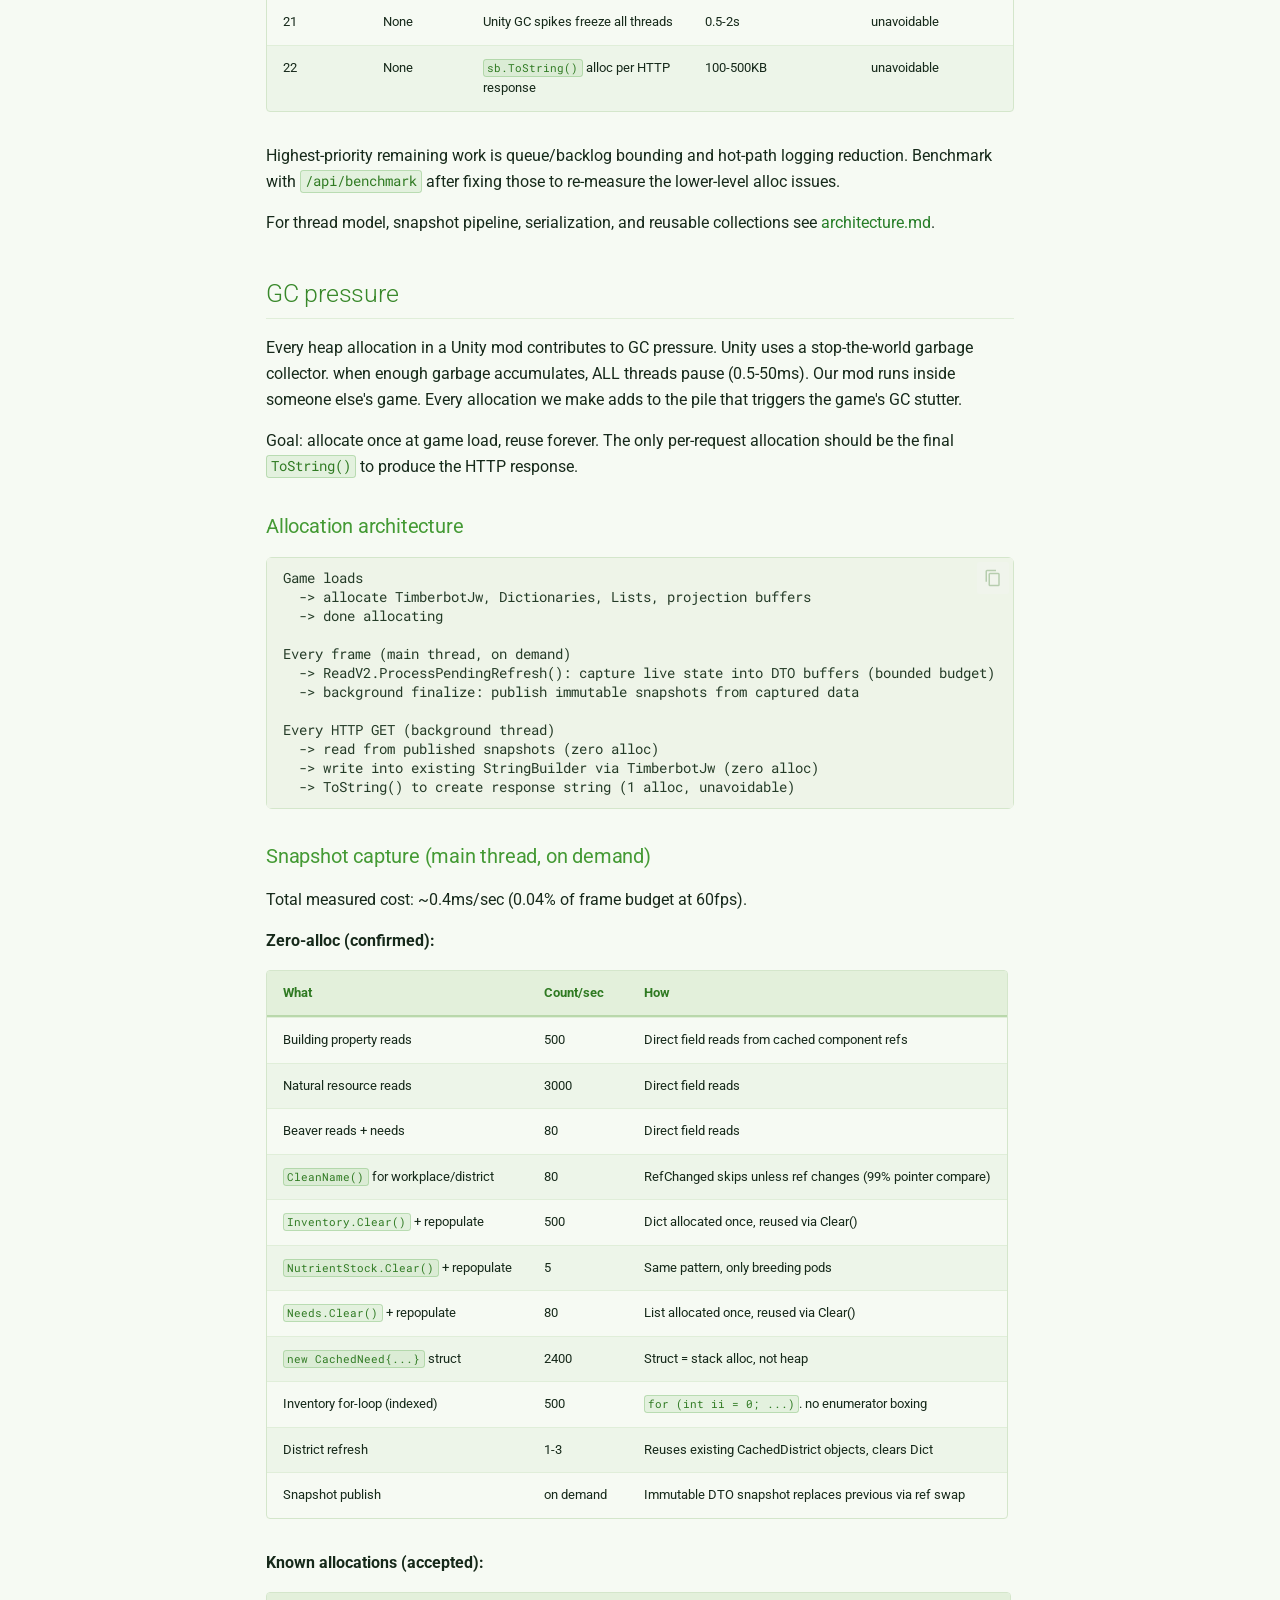
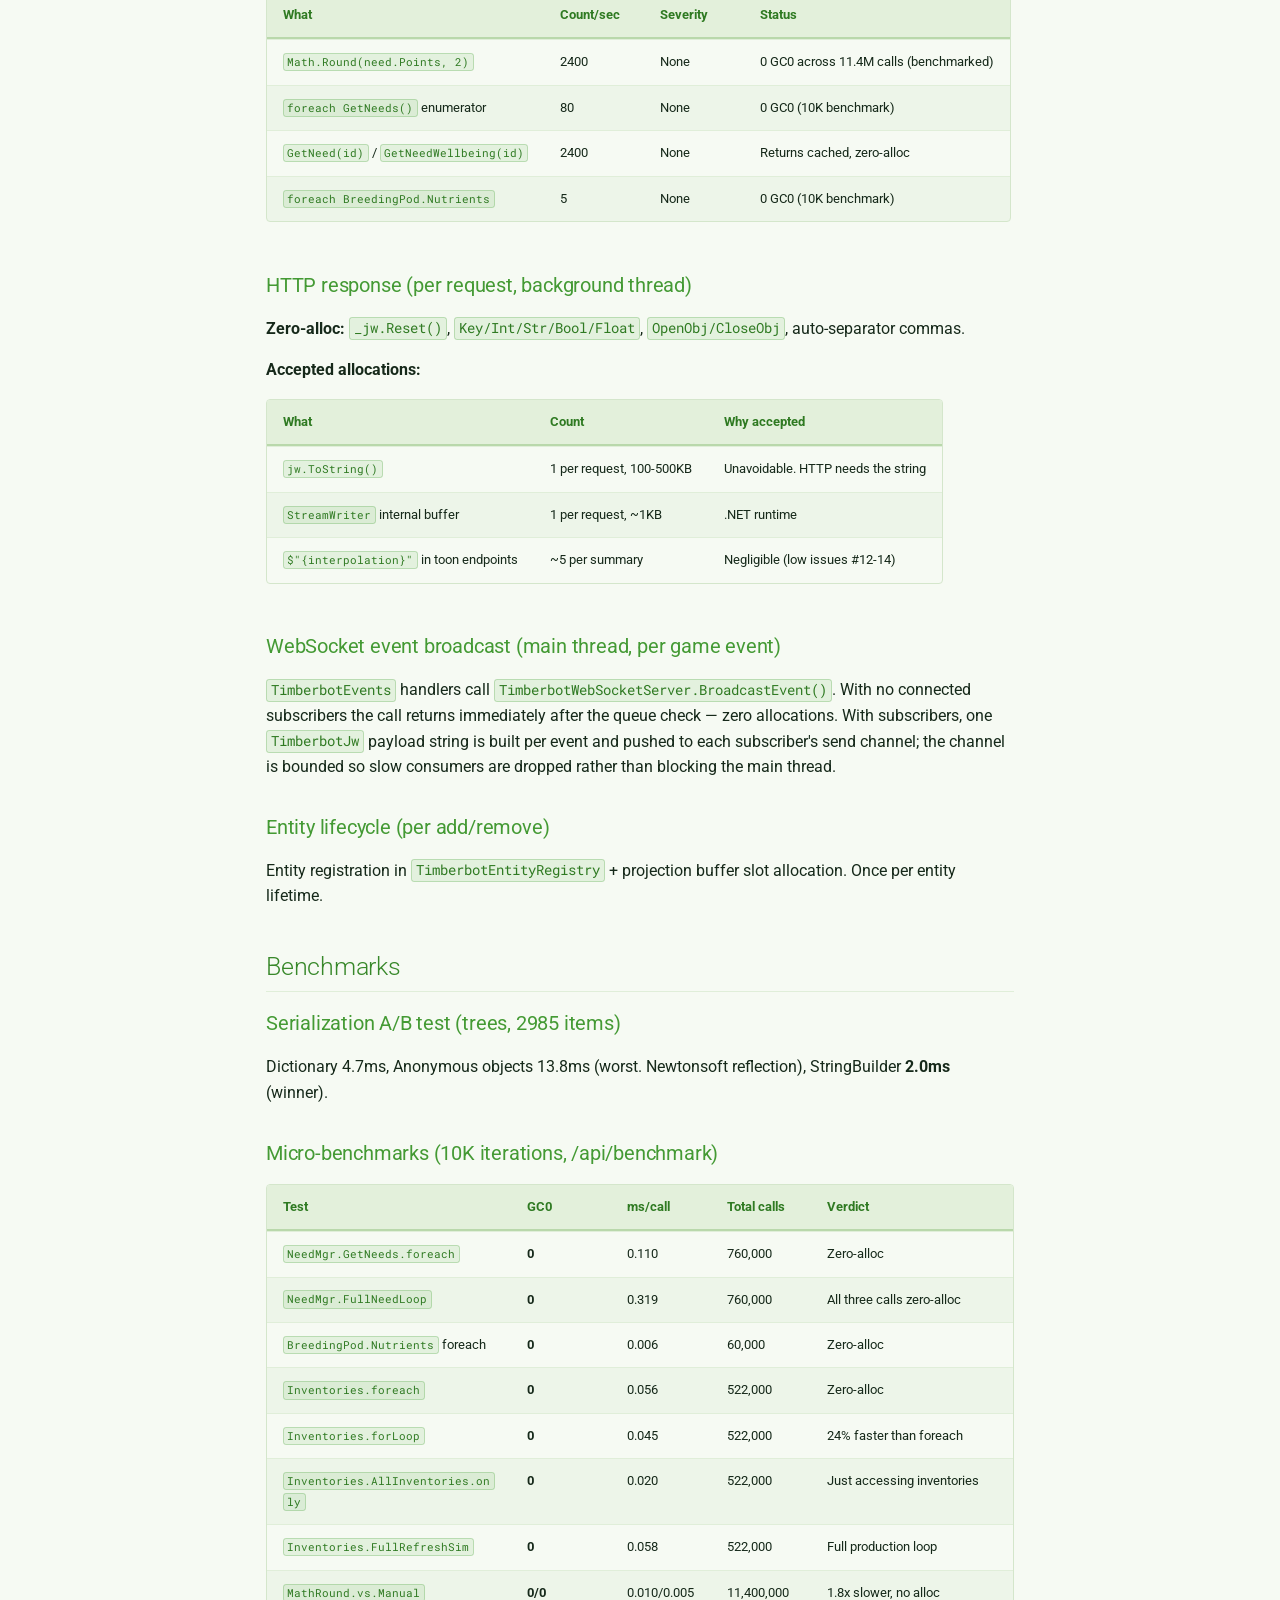
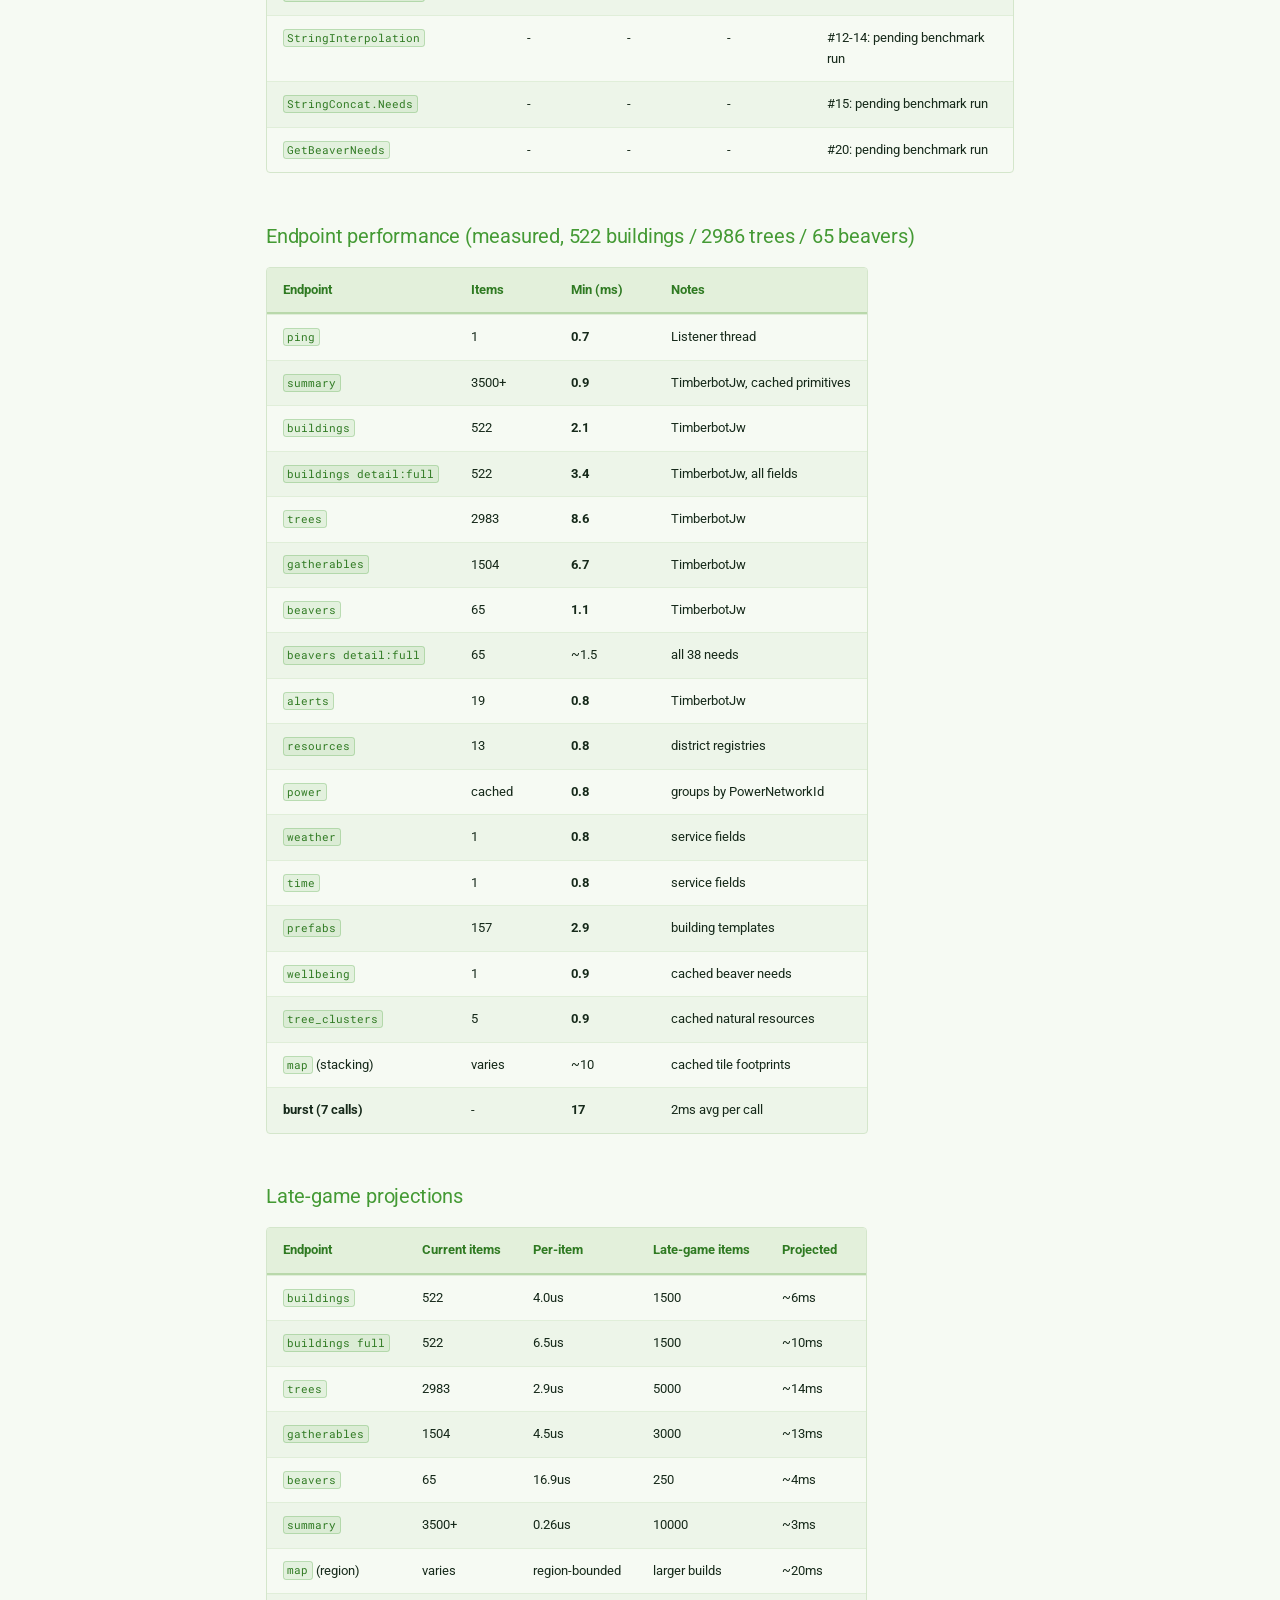
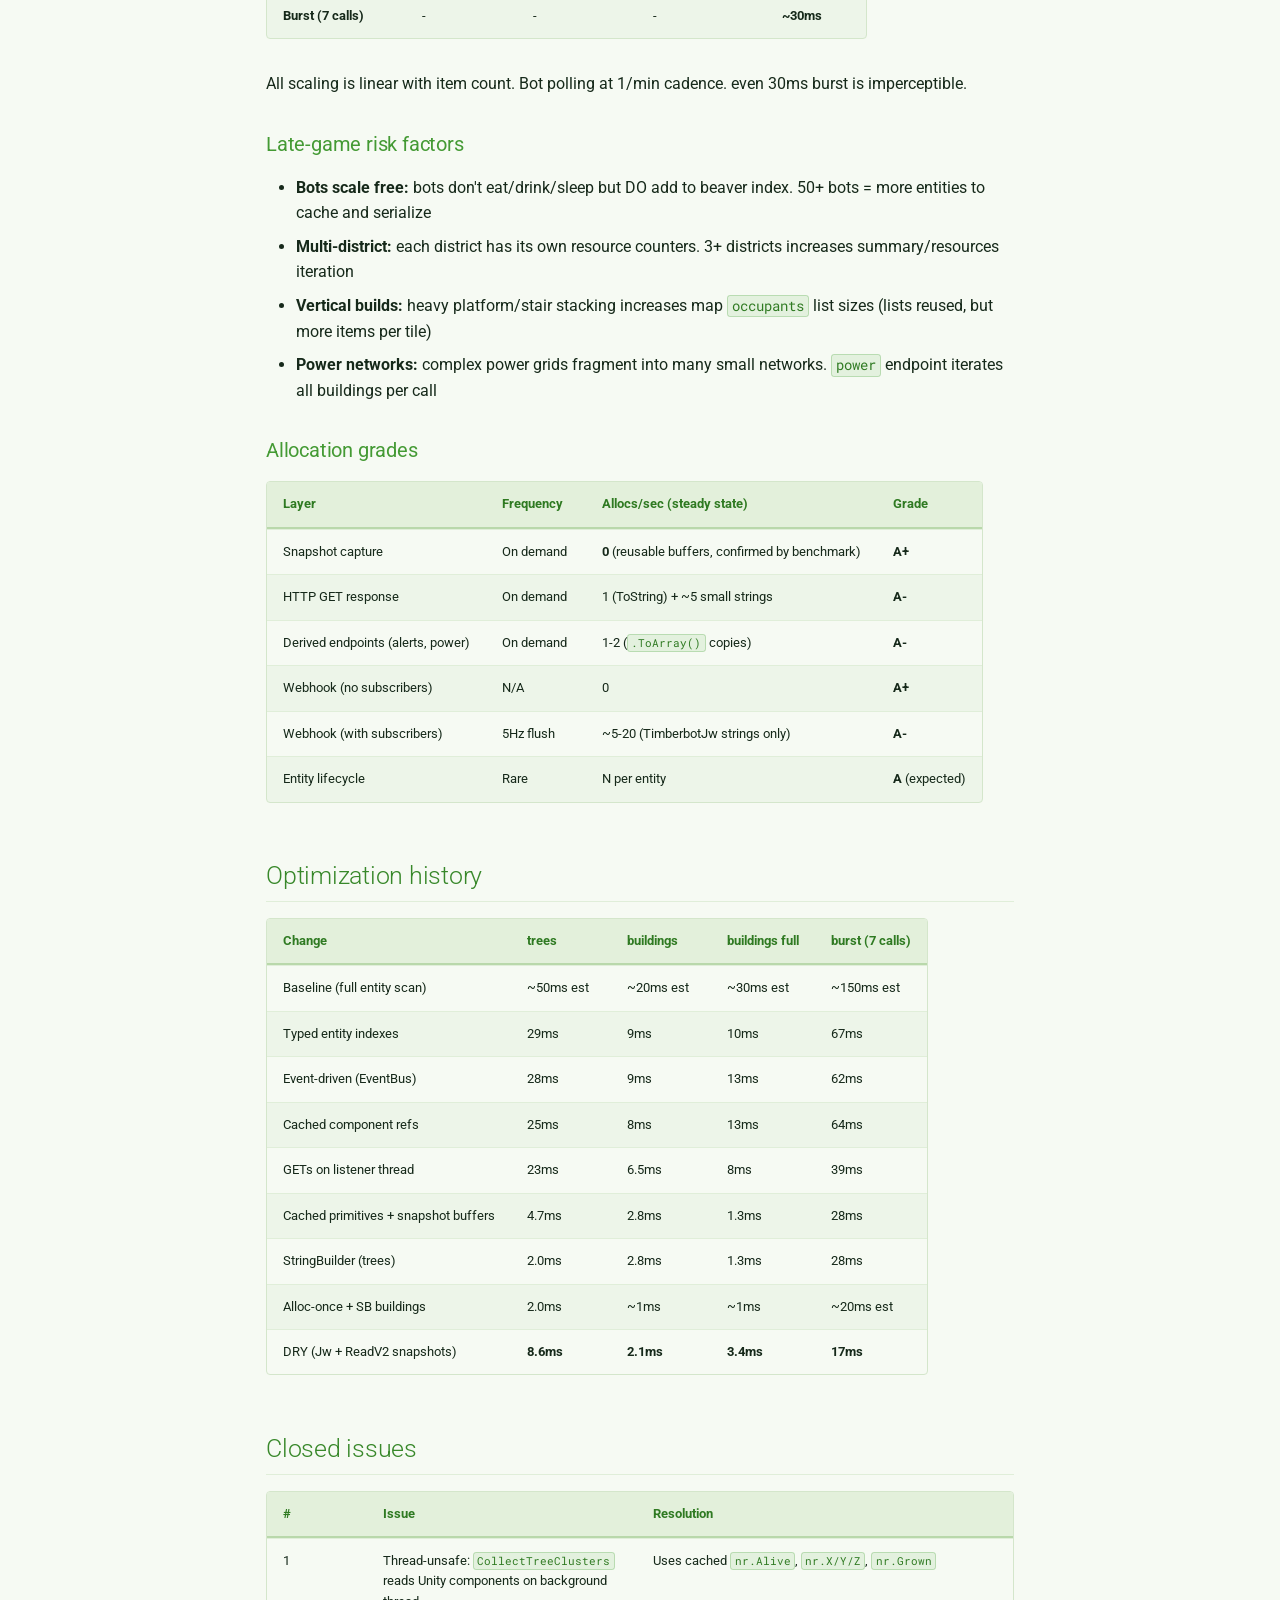
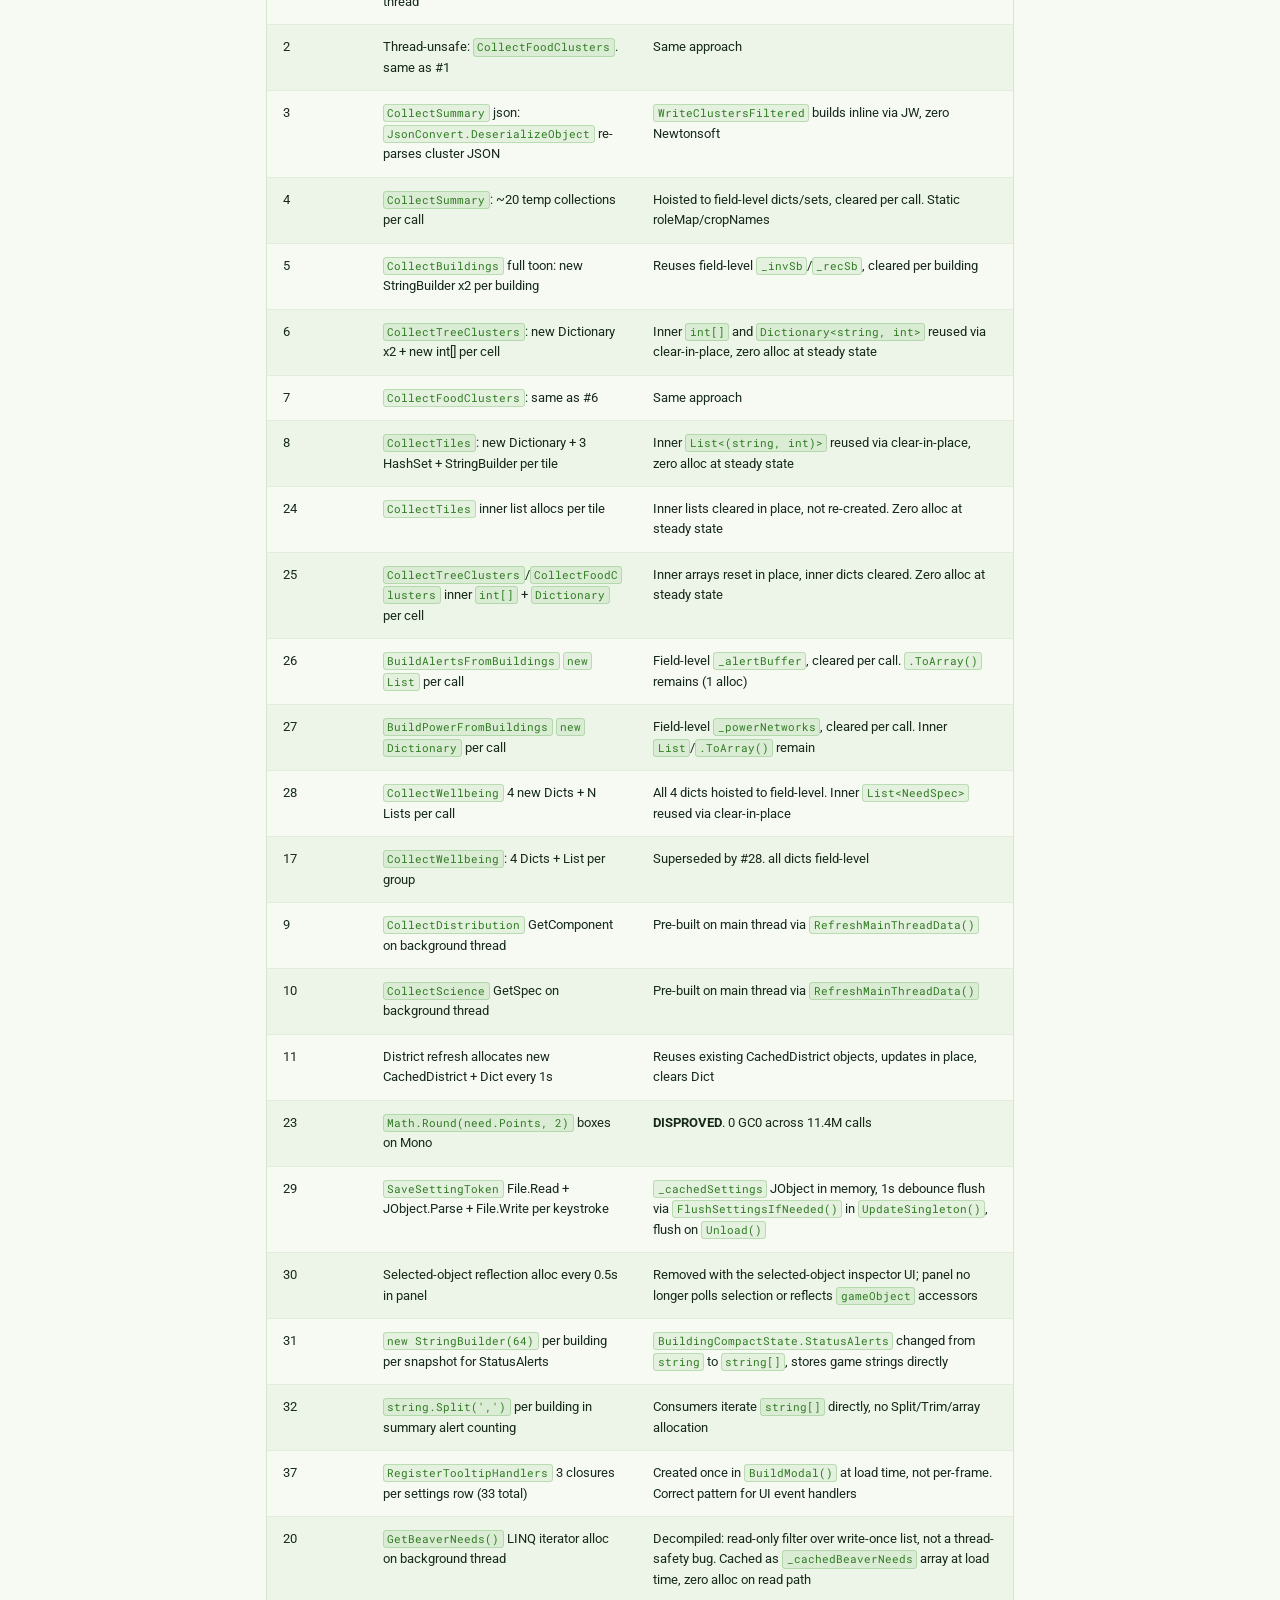
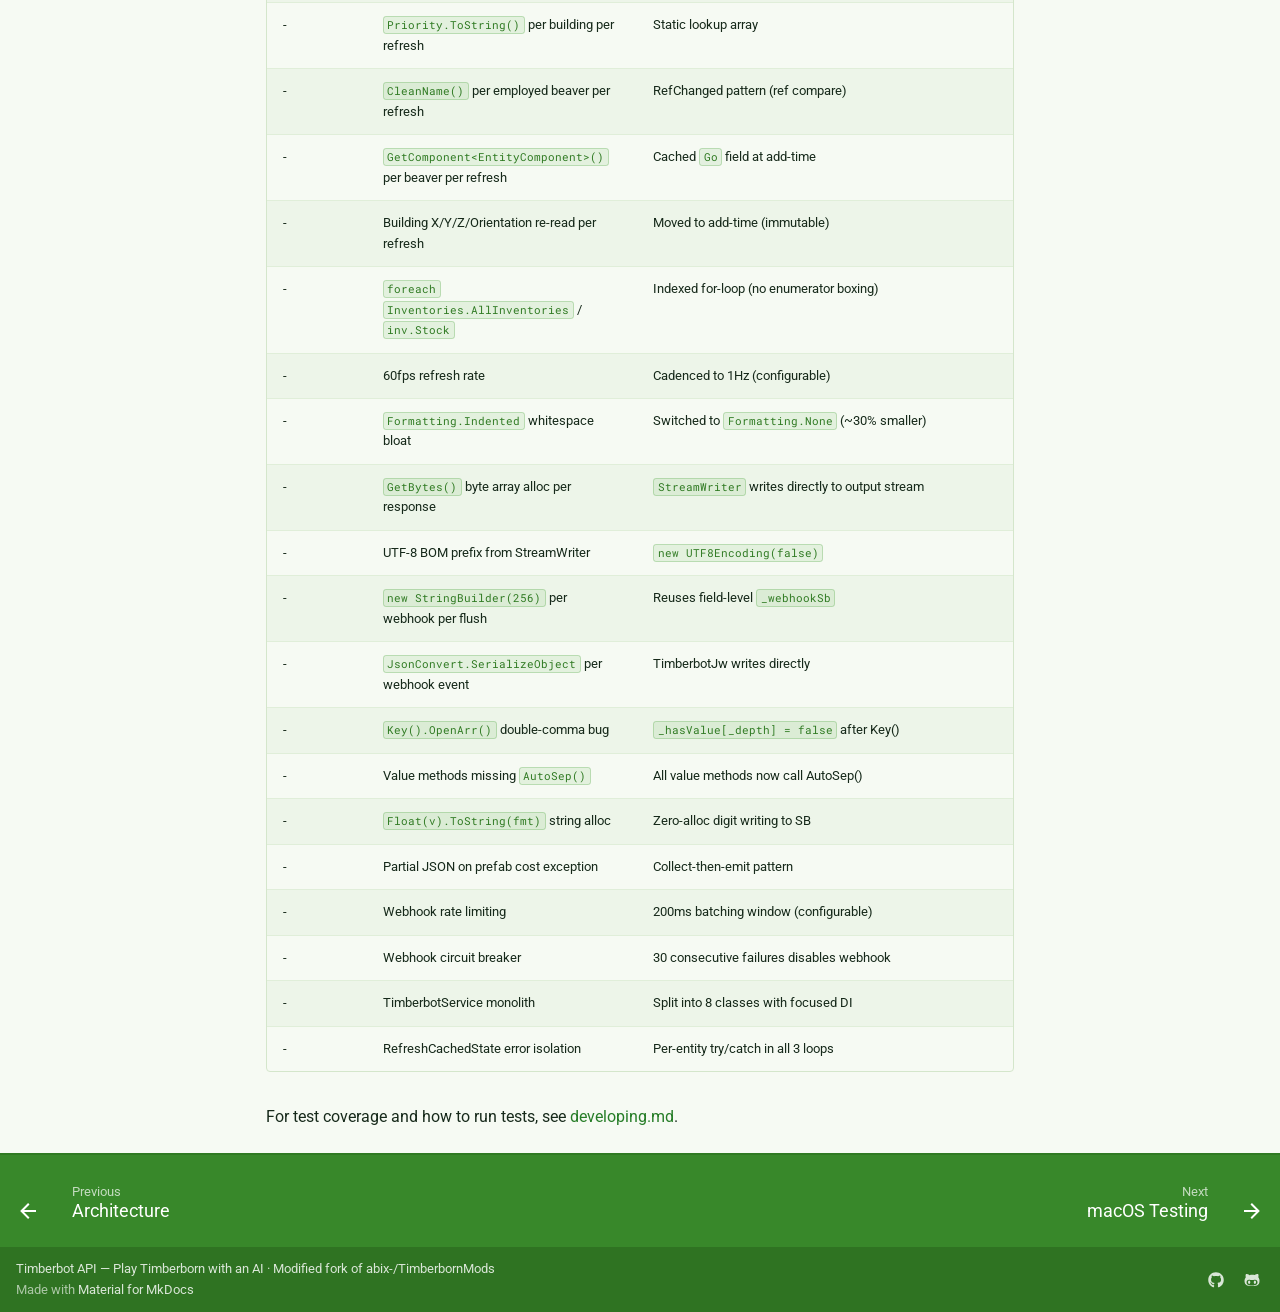
<file: performance/index.html>
<!doctype html>
<html lang="en" class="no-js">
  <head>
    
      <meta charset="utf-8">
      <meta name="viewport" content="width=device-width,initial-scale=1">
      
        <meta name="description" content="Full read/write HTTP API for controlling Timberborn with AI (modified fork of abix-/TimberbornMods)">
      
      
      
        <link rel="canonical" href="https://impuls42.github.io/timberbot/performance/">
      
      
        <link rel="prev" href="../architecture/">
      
      
        <link rel="next" href="../macos-testing/">
      
      
        
      
      
      <link rel="icon" href="../assets/images/favicon.png">
      <meta name="generator" content="mkdocs-1.6.1, mkdocs-material-9.7.7">
    
    
      
        <title>Performance - Timberbot API</title>
      
    
    
      <link rel="stylesheet" href="../assets/stylesheets/main.ec1eaa64.min.css">
      
        
        <link rel="stylesheet" href="../assets/stylesheets/palette.ab4e12ef.min.css">
      
      


    
    
      
    
    
      
        
        
        <link rel="preconnect" href="https://fonts.gstatic.com" crossorigin>
        <link rel="stylesheet" href="https://fonts.googleapis.com/css?family=Roboto:300,300i,400,400i,700,700i%7CRoboto+Mono:400,400i,700,700i&display=fallback">
        <style>:root{--md-text-font:"Roboto";--md-code-font:"Roboto Mono"}</style>
      
    
    
      <link rel="stylesheet" href="../stylesheets/extra.css">
    
    <script>__md_scope=new URL("..",location),__md_hash=e=>[...e].reduce(((e,_)=>(e<<5)-e+_.charCodeAt(0)),0),__md_get=(e,_=localStorage,t=__md_scope)=>JSON.parse(_.getItem(t.pathname+"."+e)),__md_set=(e,_,t=localStorage,a=__md_scope)=>{try{t.setItem(a.pathname+"."+e,JSON.stringify(_))}catch(e){}}</script>
    
      

    
    
  </head>
  
  
    
    
    
    
    
    <body dir="ltr" data-md-color-scheme="default" data-md-color-primary="custom" data-md-color-accent="custom">
  
    
    <input class="md-toggle" data-md-toggle="drawer" type="checkbox" id="__drawer" autocomplete="off">
    <input class="md-toggle" data-md-toggle="search" type="checkbox" id="__search" autocomplete="off">
    <label class="md-overlay" for="__drawer"></label>
    <div data-md-component="skip">
      
        
        <a href="#performance" class="md-skip">
          Skip to content
        </a>
      
    </div>
    <div data-md-component="announce">
      
    </div>
    
    
      

  

<header class="md-header md-header--shadow" data-md-component="header">
  <nav class="md-header__inner md-grid" aria-label="Header">
    <a href=".." title="Timberbot API" class="md-header__button md-logo" aria-label="Timberbot API" data-md-component="logo">
      
  
  <svg xmlns="http://www.w3.org/2000/svg" viewBox="0 0 24 24"><path d="M12 8a3 3 0 0 0 3-3 3 3 0 0 0-3-3 3 3 0 0 0-3 3 3 3 0 0 0 3 3m0 3.54C9.64 9.35 6.5 8 3 8v11c3.5 0 6.64 1.35 9 3.54 2.36-2.19 5.5-3.54 9-3.54V8c-3.5 0-6.64 1.35-9 3.54"/></svg>

    </a>
    <label class="md-header__button md-icon" for="__drawer">
      
      <svg xmlns="http://www.w3.org/2000/svg" viewBox="0 0 24 24"><path d="M3 6h18v2H3zm0 5h18v2H3zm0 5h18v2H3z"/></svg>
    </label>
    <div class="md-header__title" data-md-component="header-title">
      <div class="md-header__ellipsis">
        <div class="md-header__topic">
          <span class="md-ellipsis">
            Timberbot API
          </span>
        </div>
        <div class="md-header__topic" data-md-component="header-topic">
          <span class="md-ellipsis">
            
              Performance
            
          </span>
        </div>
      </div>
    </div>
    
      
    
    
    
    
      
      
        <label class="md-header__button md-icon" for="__search">
          
          <svg xmlns="http://www.w3.org/2000/svg" viewBox="0 0 24 24"><path d="M9.5 3A6.5 6.5 0 0 1 16 9.5c0 1.61-.59 3.09-1.56 4.23l.27.27h.79l5 5-1.5 1.5-5-5v-.79l-.27-.27A6.52 6.52 0 0 1 9.5 16 6.5 6.5 0 0 1 3 9.5 6.5 6.5 0 0 1 9.5 3m0 2C7 5 5 7 5 9.5S7 14 9.5 14 14 12 14 9.5 12 5 9.5 5"/></svg>
        </label>
        <div class="md-search" data-md-component="search" role="dialog">
  <label class="md-search__overlay" for="__search"></label>
  <div class="md-search__inner" role="search">
    <form class="md-search__form" name="search">
      <input type="text" class="md-search__input" name="query" aria-label="Search" placeholder="Search" autocapitalize="off" autocorrect="off" autocomplete="off" spellcheck="false" data-md-component="search-query" required>
      <label class="md-search__icon md-icon" for="__search">
        
        <svg xmlns="http://www.w3.org/2000/svg" viewBox="0 0 24 24"><path d="M9.5 3A6.5 6.5 0 0 1 16 9.5c0 1.61-.59 3.09-1.56 4.23l.27.27h.79l5 5-1.5 1.5-5-5v-.79l-.27-.27A6.52 6.52 0 0 1 9.5 16 6.5 6.5 0 0 1 3 9.5 6.5 6.5 0 0 1 9.5 3m0 2C7 5 5 7 5 9.5S7 14 9.5 14 14 12 14 9.5 12 5 9.5 5"/></svg>
        
        <svg xmlns="http://www.w3.org/2000/svg" viewBox="0 0 24 24"><path d="M20 11v2H8l5.5 5.5-1.42 1.42L4.16 12l7.92-7.92L13.5 5.5 8 11z"/></svg>
      </label>
      <nav class="md-search__options" aria-label="Search">
        
        <button type="reset" class="md-search__icon md-icon" title="Clear" aria-label="Clear" tabindex="-1">
          
          <svg xmlns="http://www.w3.org/2000/svg" viewBox="0 0 24 24"><path d="M19 6.41 17.59 5 12 10.59 6.41 5 5 6.41 10.59 12 5 17.59 6.41 19 12 13.41 17.59 19 19 17.59 13.41 12z"/></svg>
        </button>
      </nav>
      
        <div class="md-search__suggest" data-md-component="search-suggest"></div>
      
    </form>
    <div class="md-search__output">
      <div class="md-search__scrollwrap" tabindex="0" data-md-scrollfix>
        <div class="md-search-result" data-md-component="search-result">
          <div class="md-search-result__meta">
            Initializing search
          </div>
          <ol class="md-search-result__list" role="presentation"></ol>
        </div>
      </div>
    </div>
  </div>
</div>
      
    
    
      <div class="md-header__source">
        <a href="https://github.com/impuls42/timberbot" title="Go to repository" class="md-source" data-md-component="source">
  <div class="md-source__icon md-icon">
    
    <svg xmlns="http://www.w3.org/2000/svg" viewBox="0 0 512 512"><!--! Font Awesome Free 7.1.0 by @fontawesome - https://fontawesome.com License - https://fontawesome.com/license/free (Icons: CC BY 4.0, Fonts: SIL OFL 1.1, Code: MIT License) Copyright 2025 Fonticons, Inc.--><path d="M173.9 397.4c0 2-2.3 3.6-5.2 3.6-3.3.3-5.6-1.3-5.6-3.6 0-2 2.3-3.6 5.2-3.6 3-.3 5.6 1.3 5.6 3.6m-31.1-4.5c-.7 2 1.3 4.3 4.3 4.9 2.6 1 5.6 0 6.2-2s-1.3-4.3-4.3-5.2c-2.6-.7-5.5.3-6.2 2.3m44.2-1.7c-2.9.7-4.9 2.6-4.6 4.9.3 2 2.9 3.3 5.9 2.6 2.9-.7 4.9-2.6 4.6-4.6-.3-1.9-3-3.2-5.9-2.9M252.8 8C114.1 8 8 113.3 8 252c0 110.9 69.8 205.8 169.5 239.2 12.8 2.3 17.3-5.6 17.3-12.1 0-6.2-.3-40.4-.3-61.4 0 0-70 15-84.7-29.8 0 0-11.4-29.1-27.8-36.6 0 0-22.9-15.7 1.6-15.4 0 0 24.9 2 38.6 25.8 21.9 38.6 58.6 27.5 72.9 20.9 2.3-16 8.8-27.1 16-33.7-55.9-6.2-112.3-14.3-112.3-110.5 0-27.5 7.6-41.3 23.6-58.9-2.6-6.5-11.1-33.3 2.6-67.9 20.9-6.5 69 27 69 27 20-5.6 41.5-8.5 62.8-8.5s42.8 2.9 62.8 8.5c0 0 48.1-33.6 69-27 13.7 34.7 5.2 61.4 2.6 67.9 16 17.7 25.8 31.5 25.8 58.9 0 96.5-58.9 104.2-114.8 110.5 9.2 7.9 17 22.9 17 46.4 0 33.7-.3 75.4-.3 83.6 0 6.5 4.6 14.4 17.3 12.1C436.2 457.8 504 362.9 504 252 504 113.3 391.5 8 252.8 8M105.2 352.9c-1.3 1-1 3.3.7 5.2 1.6 1.6 3.9 2.3 5.2 1 1.3-1 1-3.3-.7-5.2-1.6-1.6-3.9-2.3-5.2-1m-10.8-8.1c-.7 1.3.3 2.9 2.3 3.9 1.6 1 3.6.7 4.3-.7.7-1.3-.3-2.9-2.3-3.9-2-.6-3.6-.3-4.3.7m32.4 35.6c-1.6 1.3-1 4.3 1.3 6.2 2.3 2.3 5.2 2.6 6.5 1 1.3-1.3.7-4.3-1.3-6.2-2.2-2.3-5.2-2.6-6.5-1m-11.4-14.7c-1.6 1-1.6 3.6 0 5.9s4.3 3.3 5.6 2.3c1.6-1.3 1.6-3.9 0-6.2-1.4-2.3-4-3.3-5.6-2"/></svg>
  </div>
  <div class="md-source__repository">
    impuls42/timberbot
  </div>
</a>
      </div>
    
  </nav>
  
</header>
    
    <div class="md-container" data-md-component="container">
      
      
        
          
        
      
      <main class="md-main" data-md-component="main">
        <div class="md-main__inner md-grid">
          
            
              
              <div class="md-sidebar md-sidebar--primary" data-md-component="sidebar" data-md-type="navigation" >
                <div class="md-sidebar__scrollwrap">
                  <div class="md-sidebar__inner">
                    



<nav class="md-nav md-nav--primary" aria-label="Navigation" data-md-level="0">
  <label class="md-nav__title" for="__drawer">
    <a href=".." title="Timberbot API" class="md-nav__button md-logo" aria-label="Timberbot API" data-md-component="logo">
      
  
  <svg xmlns="http://www.w3.org/2000/svg" viewBox="0 0 24 24"><path d="M12 8a3 3 0 0 0 3-3 3 3 0 0 0-3-3 3 3 0 0 0-3 3 3 3 0 0 0 3 3m0 3.54C9.64 9.35 6.5 8 3 8v11c3.5 0 6.64 1.35 9 3.54 2.36-2.19 5.5-3.54 9-3.54V8c-3.5 0-6.64 1.35-9 3.54"/></svg>

    </a>
    Timberbot API
  </label>
  
    <div class="md-nav__source">
      <a href="https://github.com/impuls42/timberbot" title="Go to repository" class="md-source" data-md-component="source">
  <div class="md-source__icon md-icon">
    
    <svg xmlns="http://www.w3.org/2000/svg" viewBox="0 0 512 512"><!--! Font Awesome Free 7.1.0 by @fontawesome - https://fontawesome.com License - https://fontawesome.com/license/free (Icons: CC BY 4.0, Fonts: SIL OFL 1.1, Code: MIT License) Copyright 2025 Fonticons, Inc.--><path d="M173.9 397.4c0 2-2.3 3.6-5.2 3.6-3.3.3-5.6-1.3-5.6-3.6 0-2 2.3-3.6 5.2-3.6 3-.3 5.6 1.3 5.6 3.6m-31.1-4.5c-.7 2 1.3 4.3 4.3 4.9 2.6 1 5.6 0 6.2-2s-1.3-4.3-4.3-5.2c-2.6-.7-5.5.3-6.2 2.3m44.2-1.7c-2.9.7-4.9 2.6-4.6 4.9.3 2 2.9 3.3 5.9 2.6 2.9-.7 4.9-2.6 4.6-4.6-.3-1.9-3-3.2-5.9-2.9M252.8 8C114.1 8 8 113.3 8 252c0 110.9 69.8 205.8 169.5 239.2 12.8 2.3 17.3-5.6 17.3-12.1 0-6.2-.3-40.4-.3-61.4 0 0-70 15-84.7-29.8 0 0-11.4-29.1-27.8-36.6 0 0-22.9-15.7 1.6-15.4 0 0 24.9 2 38.6 25.8 21.9 38.6 58.6 27.5 72.9 20.9 2.3-16 8.8-27.1 16-33.7-55.9-6.2-112.3-14.3-112.3-110.5 0-27.5 7.6-41.3 23.6-58.9-2.6-6.5-11.1-33.3 2.6-67.9 20.9-6.5 69 27 69 27 20-5.6 41.5-8.5 62.8-8.5s42.8 2.9 62.8 8.5c0 0 48.1-33.6 69-27 13.7 34.7 5.2 61.4 2.6 67.9 16 17.7 25.8 31.5 25.8 58.9 0 96.5-58.9 104.2-114.8 110.5 9.2 7.9 17 22.9 17 46.4 0 33.7-.3 75.4-.3 83.6 0 6.5 4.6 14.4 17.3 12.1C436.2 457.8 504 362.9 504 252 504 113.3 391.5 8 252.8 8M105.2 352.9c-1.3 1-1 3.3.7 5.2 1.6 1.6 3.9 2.3 5.2 1 1.3-1 1-3.3-.7-5.2-1.6-1.6-3.9-2.3-5.2-1m-10.8-8.1c-.7 1.3.3 2.9 2.3 3.9 1.6 1 3.6.7 4.3-.7.7-1.3-.3-2.9-2.3-3.9-2-.6-3.6-.3-4.3.7m32.4 35.6c-1.6 1.3-1 4.3 1.3 6.2 2.3 2.3 5.2 2.6 6.5 1 1.3-1.3.7-4.3-1.3-6.2-2.2-2.3-5.2-2.6-6.5-1m-11.4-14.7c-1.6 1-1.6 3.6 0 5.9s4.3 3.3 5.6 2.3c1.6-1.3 1.6-3.9 0-6.2-1.4-2.3-4-3.3-5.6-2"/></svg>
  </div>
  <div class="md-source__repository">
    impuls42/timberbot
  </div>
</a>
    </div>
  
  <ul class="md-nav__list" data-md-scrollfix>
    
      
      
  
  
  
  
    <li class="md-nav__item">
      <a href=".." class="md-nav__link">
        
  
  
  <span class="md-ellipsis">
    
  
    Home
  

    
  </span>
  
  

      </a>
    </li>
  

    
      
      
  
  
  
  
    <li class="md-nav__item">
      <a href="../getting-started/" class="md-nav__link">
        
  
  
  <span class="md-ellipsis">
    
  
    Getting Started
  

    
  </span>
  
  

      </a>
    </li>
  

    
      
      
  
  
  
  
    <li class="md-nav__item">
      <a href="../configuration/" class="md-nav__link">
        
  
  
  <span class="md-ellipsis">
    
  
    Configuration
  

    
  </span>
  
  

      </a>
    </li>
  

    
      
      
  
  
  
  
    <li class="md-nav__item">
      <a href="../api-reference/" class="md-nav__link">
        
  
  
  <span class="md-ellipsis">
    
  
    API Reference
  

    
  </span>
  
  

      </a>
    </li>
  

    
      
      
  
  
  
  
    <li class="md-nav__item">
      <a href="../timberbot/" class="md-nav__link">
        
  
  
  <span class="md-ellipsis">
    
  
    Timberbot Guide
  

    
  </span>
  
  

      </a>
    </li>
  

    
      
      
  
  
  
  
    <li class="md-nav__item">
      <a href="../features/" class="md-nav__link">
        
  
  
  <span class="md-ellipsis">
    
  
    Features
  

    
  </span>
  
  

      </a>
    </li>
  

    
      
      
  
  
  
  
    <li class="md-nav__item">
      <a href="../events/" class="md-nav__link">
        
  
  
  <span class="md-ellipsis">
    
  
    Events
  

    
  </span>
  
  

      </a>
    </li>
  

    
      
      
  
  
  
  
    <li class="md-nav__item">
      <a href="../websocket-protocol/" class="md-nav__link">
        
  
  
  <span class="md-ellipsis">
    
  
    WebSocket Protocol
  

    
  </span>
  
  

      </a>
    </li>
  

    
      
      
  
  
  
  
    <li class="md-nav__item">
      <a href="../architecture/" class="md-nav__link">
        
  
  
  <span class="md-ellipsis">
    
  
    Architecture
  

    
  </span>
  
  

      </a>
    </li>
  

    
      
      
  
  
    
  
  
  
    <li class="md-nav__item md-nav__item--active">
      
      <input class="md-nav__toggle md-toggle" type="checkbox" id="__toc">
      
      
        
      
      
        <label class="md-nav__link md-nav__link--active" for="__toc">
          
  
  
  <span class="md-ellipsis">
    
  
    Performance
  

    
  </span>
  
  

          <span class="md-nav__icon md-icon"></span>
        </label>
      
      <a href="./" class="md-nav__link md-nav__link--active">
        
  
  
  <span class="md-ellipsis">
    
  
    Performance
  

    
  </span>
  
  

      </a>
      
        

<nav class="md-nav md-nav--secondary" aria-label="Table of contents">
  
  
  
    
  
  
    <label class="md-nav__title" for="__toc">
      <span class="md-nav__icon md-icon"></span>
      Table of contents
    </label>
    <ul class="md-nav__list" data-md-component="toc" data-md-scrollfix>
      
        <li class="md-nav__item">
  <a href="#open-issues" class="md-nav__link">
    <span class="md-ellipsis">
      
        Open issues
      
    </span>
  </a>
  
</li>
      
        <li class="md-nav__item">
  <a href="#gc-pressure" class="md-nav__link">
    <span class="md-ellipsis">
      
        GC pressure
      
    </span>
  </a>
  
    <nav class="md-nav" aria-label="GC pressure">
      <ul class="md-nav__list">
        
          <li class="md-nav__item">
  <a href="#allocation-architecture" class="md-nav__link">
    <span class="md-ellipsis">
      
        Allocation architecture
      
    </span>
  </a>
  
</li>
        
          <li class="md-nav__item">
  <a href="#snapshot-capture-main-thread-on-demand" class="md-nav__link">
    <span class="md-ellipsis">
      
        Snapshot capture (main thread, on demand)
      
    </span>
  </a>
  
</li>
        
          <li class="md-nav__item">
  <a href="#http-response-per-request-background-thread" class="md-nav__link">
    <span class="md-ellipsis">
      
        HTTP response (per request, background thread)
      
    </span>
  </a>
  
</li>
        
          <li class="md-nav__item">
  <a href="#websocket-event-broadcast-main-thread-per-game-event" class="md-nav__link">
    <span class="md-ellipsis">
      
        WebSocket event broadcast (main thread, per game event)
      
    </span>
  </a>
  
</li>
        
          <li class="md-nav__item">
  <a href="#entity-lifecycle-per-addremove" class="md-nav__link">
    <span class="md-ellipsis">
      
        Entity lifecycle (per add/remove)
      
    </span>
  </a>
  
</li>
        
      </ul>
    </nav>
  
</li>
      
        <li class="md-nav__item">
  <a href="#benchmarks" class="md-nav__link">
    <span class="md-ellipsis">
      
        Benchmarks
      
    </span>
  </a>
  
    <nav class="md-nav" aria-label="Benchmarks">
      <ul class="md-nav__list">
        
          <li class="md-nav__item">
  <a href="#serialization-ab-test-trees-2985-items" class="md-nav__link">
    <span class="md-ellipsis">
      
        Serialization A/B test (trees, 2985 items)
      
    </span>
  </a>
  
</li>
        
          <li class="md-nav__item">
  <a href="#micro-benchmarks-10k-iterations-apibenchmark" class="md-nav__link">
    <span class="md-ellipsis">
      
        Micro-benchmarks (10K iterations, /api/benchmark)
      
    </span>
  </a>
  
</li>
        
          <li class="md-nav__item">
  <a href="#endpoint-performance-measured-522-buildings-2986-trees-65-beavers" class="md-nav__link">
    <span class="md-ellipsis">
      
        Endpoint performance (measured, 522 buildings / 2986 trees / 65 beavers)
      
    </span>
  </a>
  
</li>
        
          <li class="md-nav__item">
  <a href="#late-game-projections" class="md-nav__link">
    <span class="md-ellipsis">
      
        Late-game projections
      
    </span>
  </a>
  
</li>
        
          <li class="md-nav__item">
  <a href="#late-game-risk-factors" class="md-nav__link">
    <span class="md-ellipsis">
      
        Late-game risk factors
      
    </span>
  </a>
  
</li>
        
          <li class="md-nav__item">
  <a href="#allocation-grades" class="md-nav__link">
    <span class="md-ellipsis">
      
        Allocation grades
      
    </span>
  </a>
  
</li>
        
      </ul>
    </nav>
  
</li>
      
        <li class="md-nav__item">
  <a href="#optimization-history" class="md-nav__link">
    <span class="md-ellipsis">
      
        Optimization history
      
    </span>
  </a>
  
</li>
      
        <li class="md-nav__item">
  <a href="#closed-issues" class="md-nav__link">
    <span class="md-ellipsis">
      
        Closed issues
      
    </span>
  </a>
  
</li>
      
    </ul>
  
</nav>
      
    </li>
  

    
      
      
  
  
  
  
    <li class="md-nav__item">
      <a href="../macos-testing/" class="md-nav__link">
        
  
  
  <span class="md-ellipsis">
    
  
    macOS Testing
  

    
  </span>
  
  

      </a>
    </li>
  

    
      
      
  
  
  
  
    <li class="md-nav__item">
      <a href="../developing/" class="md-nav__link">
        
  
  
  <span class="md-ellipsis">
    
  
    Developing
  

    
  </span>
  
  

      </a>
    </li>
  

    
      
      
  
  
  
  
    <li class="md-nav__item">
      <a href="../devenv/" class="md-nav__link">
        
  
  
  <span class="md-ellipsis">
    
  
    Dev Environment
  

    
  </span>
  
  

      </a>
    </li>
  

    
      
      
  
  
  
  
    <li class="md-nav__item">
      <a href="../unreleased/" class="md-nav__link">
        
  
  
  <span class="md-ellipsis">
    
  
    Changelog
  

    
  </span>
  
  

      </a>
    </li>
  

    
  </ul>
</nav>
                  </div>
                </div>
              </div>
            
            
              
              <div class="md-sidebar md-sidebar--secondary" data-md-component="sidebar" data-md-type="toc" >
                <div class="md-sidebar__scrollwrap">
                  <div class="md-sidebar__inner">
                    

<nav class="md-nav md-nav--secondary" aria-label="Table of contents">
  
  
  
    
  
  
    <label class="md-nav__title" for="__toc">
      <span class="md-nav__icon md-icon"></span>
      Table of contents
    </label>
    <ul class="md-nav__list" data-md-component="toc" data-md-scrollfix>
      
        <li class="md-nav__item">
  <a href="#open-issues" class="md-nav__link">
    <span class="md-ellipsis">
      
        Open issues
      
    </span>
  </a>
  
</li>
      
        <li class="md-nav__item">
  <a href="#gc-pressure" class="md-nav__link">
    <span class="md-ellipsis">
      
        GC pressure
      
    </span>
  </a>
  
    <nav class="md-nav" aria-label="GC pressure">
      <ul class="md-nav__list">
        
          <li class="md-nav__item">
  <a href="#allocation-architecture" class="md-nav__link">
    <span class="md-ellipsis">
      
        Allocation architecture
      
    </span>
  </a>
  
</li>
        
          <li class="md-nav__item">
  <a href="#snapshot-capture-main-thread-on-demand" class="md-nav__link">
    <span class="md-ellipsis">
      
        Snapshot capture (main thread, on demand)
      
    </span>
  </a>
  
</li>
        
          <li class="md-nav__item">
  <a href="#http-response-per-request-background-thread" class="md-nav__link">
    <span class="md-ellipsis">
      
        HTTP response (per request, background thread)
      
    </span>
  </a>
  
</li>
        
          <li class="md-nav__item">
  <a href="#websocket-event-broadcast-main-thread-per-game-event" class="md-nav__link">
    <span class="md-ellipsis">
      
        WebSocket event broadcast (main thread, per game event)
      
    </span>
  </a>
  
</li>
        
          <li class="md-nav__item">
  <a href="#entity-lifecycle-per-addremove" class="md-nav__link">
    <span class="md-ellipsis">
      
        Entity lifecycle (per add/remove)
      
    </span>
  </a>
  
</li>
        
      </ul>
    </nav>
  
</li>
      
        <li class="md-nav__item">
  <a href="#benchmarks" class="md-nav__link">
    <span class="md-ellipsis">
      
        Benchmarks
      
    </span>
  </a>
  
    <nav class="md-nav" aria-label="Benchmarks">
      <ul class="md-nav__list">
        
          <li class="md-nav__item">
  <a href="#serialization-ab-test-trees-2985-items" class="md-nav__link">
    <span class="md-ellipsis">
      
        Serialization A/B test (trees, 2985 items)
      
    </span>
  </a>
  
</li>
        
          <li class="md-nav__item">
  <a href="#micro-benchmarks-10k-iterations-apibenchmark" class="md-nav__link">
    <span class="md-ellipsis">
      
        Micro-benchmarks (10K iterations, /api/benchmark)
      
    </span>
  </a>
  
</li>
        
          <li class="md-nav__item">
  <a href="#endpoint-performance-measured-522-buildings-2986-trees-65-beavers" class="md-nav__link">
    <span class="md-ellipsis">
      
        Endpoint performance (measured, 522 buildings / 2986 trees / 65 beavers)
      
    </span>
  </a>
  
</li>
        
          <li class="md-nav__item">
  <a href="#late-game-projections" class="md-nav__link">
    <span class="md-ellipsis">
      
        Late-game projections
      
    </span>
  </a>
  
</li>
        
          <li class="md-nav__item">
  <a href="#late-game-risk-factors" class="md-nav__link">
    <span class="md-ellipsis">
      
        Late-game risk factors
      
    </span>
  </a>
  
</li>
        
          <li class="md-nav__item">
  <a href="#allocation-grades" class="md-nav__link">
    <span class="md-ellipsis">
      
        Allocation grades
      
    </span>
  </a>
  
</li>
        
      </ul>
    </nav>
  
</li>
      
        <li class="md-nav__item">
  <a href="#optimization-history" class="md-nav__link">
    <span class="md-ellipsis">
      
        Optimization history
      
    </span>
  </a>
  
</li>
      
        <li class="md-nav__item">
  <a href="#closed-issues" class="md-nav__link">
    <span class="md-ellipsis">
      
        Closed issues
      
    </span>
  </a>
  
</li>
      
    </ul>
  
</nav>
                  </div>
                </div>
              </div>
            
          
          
            <div class="md-content" data-md-component="content">
              
              <article class="md-content__inner md-typeset">
                
                  


  
  


<h1 id="performance">Performance<a class="headerlink" href="#performance" title="Permanent link">&para;</a></h1>
<p>Single source of truth for Timberbot API performance. All optimization decisions reference here.</p>
<h2 id="open-issues">Open issues<a class="headerlink" href="#open-issues" title="Permanent link">&para;</a></h2>
<table>
<thead>
<tr>
<th>#</th>
<th>Severity</th>
<th>Issue</th>
<th>Cost</th>
<th>Location</th>
</tr>
</thead>
<tbody>
<tr>
<td>39</td>
<td>High</td>
<td>HTTP <code>_pending</code> / <code>_writeQueue</code> POST queues are unbounded</td>
<td>unbounded memory + rising latency under write flood</td>
<td><code>TimberbotHttpServer.cs</code></td>
</tr>
<tr>
<td>40</td>
<td>Medium</td>
<td><code>TimberbotLog.Info/Error</code> does synchronous <code>Debug.Log</code> + <code>File.AppendAllText</code> in hot paths</td>
<td>lock contention, disk I/O, string churn on requests + game events</td>
<td><code>TimberbotLog.cs</code>, <code>TimberbotHttpServer.cs</code>, <code>TimberbotEvents.cs</code></td>
</tr>
<tr>
<td>41</td>
<td>Medium</td>
<td><code>Process</code> objects in agent paths are never disposed</td>
<td>OS handle leak across repeated start/stop sessions</td>
<td><code>TimberbotAgent.cs</code></td>
</tr>
<tr>
<td>14</td>
<td>Low</td>
<td><code>CollectBuildings</code> basic: <code>$"{a}/{b}"</code> per building with workers</td>
<td>N strings</td>
<td><code>TimberbotReadV2.cs</code></td>
</tr>
<tr>
<td>13</td>
<td>Low</td>
<td><code>CollectAlerts</code>: <code>$"{a}/{b}"</code> per unstaffed building</td>
<td>N strings</td>
<td><code>TimberbotReadV2.cs</code></td>
</tr>
<tr>
<td>15</td>
<td>Low</td>
<td><code>CollectBeavers</code> basic: string concat <code>critical + "+" + n.Id</code></td>
<td>N strings</td>
<td><code>TimberbotReadV2.cs</code></td>
</tr>
<tr>
<td>16</td>
<td>Low</td>
<td><code>CollectPowerNetworks</code>: inner <code>List&lt;PowerBuildingItem&gt;</code> + <code>.ToArray()</code> per network</td>
<td>~N networks</td>
<td><code>TimberbotReadV2.cs</code></td>
</tr>
<tr>
<td>18</td>
<td>Low</td>
<td><code>CollectNotifications</code>: <code>.ToString()</code> per notification field</td>
<td>2N strings</td>
<td><code>TimberbotReadV2.cs</code></td>
</tr>
<tr>
<td>12</td>
<td>Low</td>
<td><code>CollectSummary</code> toon: <code>$"..."</code> interpolations for beds/workers/alerts + <code>string.Join</code></td>
<td>~7 strings</td>
<td><code>TimberbotReadV2.cs</code></td>
</tr>
<tr>
<td>34</td>
<td>Low</td>
<td><code>_alertCounts</code> dictionary keys grow unbounded across alert types</td>
<td>capacity never shrinks</td>
<td><code>TimberbotReadV2.cs</code></td>
</tr>
<tr>
<td>33</td>
<td>Low</td>
<td><code>InvalidPrefabError</code> iterates all buildings with <code>ToLowerInvariant()</code> + <code>new List</code></td>
<td>error path only</td>
<td><code>TimberbotPlacement.cs</code></td>
</tr>
<tr>
<td>35</td>
<td>Low</td>
<td><code>ShowPresetMenu</code> recreates buttons on every dropdown open</td>
<td>GC'd VisualElements</td>
<td><code>TimberbotPanel.cs</code></td>
</tr>
<tr>
<td>36</td>
<td>Low</td>
<td><code>QueueTooltip</code> closure + scheduled callback per hover</td>
<td>lambda capture per hover</td>
<td><code>TimberbotPanel.cs</code></td>
</tr>
<tr>
<td>37</td>
<td>None</td>
<td><code>RegisterTooltipHandlers</code> creates 3 lambda closures per settings row</td>
<td>33 closures at build time</td>
<td><code>TimberbotPanel.cs</code></td>
</tr>
<tr>
<td>21</td>
<td>None</td>
<td>Unity GC spikes freeze all threads</td>
<td>0.5-2s</td>
<td>unavoidable</td>
</tr>
<tr>
<td>22</td>
<td>None</td>
<td><code>sb.ToString()</code> alloc per HTTP response</td>
<td>100-500KB</td>
<td>unavoidable</td>
</tr>
</tbody>
</table>
<p>Highest-priority remaining work is queue/backlog bounding and hot-path logging reduction. Benchmark with <code>/api/benchmark</code> after fixing those to re-measure the lower-level alloc issues.</p>
<p>For thread model, snapshot pipeline, serialization, and reusable collections see <a href="../architecture/">architecture.md</a>.</p>
<h2 id="gc-pressure">GC pressure<a class="headerlink" href="#gc-pressure" title="Permanent link">&para;</a></h2>
<p>Every heap allocation in a Unity mod contributes to GC pressure. Unity uses a stop-the-world garbage collector. when enough garbage accumulates, ALL threads pause (0.5-50ms). Our mod runs inside someone else's game. Every allocation we make adds to the pile that triggers the game's GC stutter.</p>
<p>Goal: allocate once at game load, reuse forever. The only per-request allocation should be the final <code>ToString()</code> to produce the HTTP response.</p>
<h3 id="allocation-architecture">Allocation architecture<a class="headerlink" href="#allocation-architecture" title="Permanent link">&para;</a></h3>
<div class="language-text highlight"><pre><span></span><code><span id="__span-0-1"><a id="__codelineno-0-1" name="__codelineno-0-1" href="#__codelineno-0-1"></a>Game loads
</span><span id="__span-0-2"><a id="__codelineno-0-2" name="__codelineno-0-2" href="#__codelineno-0-2"></a>  -&gt; allocate TimberbotJw, Dictionaries, Lists, projection buffers
</span><span id="__span-0-3"><a id="__codelineno-0-3" name="__codelineno-0-3" href="#__codelineno-0-3"></a>  -&gt; done allocating
</span><span id="__span-0-4"><a id="__codelineno-0-4" name="__codelineno-0-4" href="#__codelineno-0-4"></a>
</span><span id="__span-0-5"><a id="__codelineno-0-5" name="__codelineno-0-5" href="#__codelineno-0-5"></a>Every frame (main thread, on demand)
</span><span id="__span-0-6"><a id="__codelineno-0-6" name="__codelineno-0-6" href="#__codelineno-0-6"></a>  -&gt; ReadV2.ProcessPendingRefresh(): capture live state into DTO buffers (bounded budget)
</span><span id="__span-0-7"><a id="__codelineno-0-7" name="__codelineno-0-7" href="#__codelineno-0-7"></a>  -&gt; background finalize: publish immutable snapshots from captured data
</span><span id="__span-0-8"><a id="__codelineno-0-8" name="__codelineno-0-8" href="#__codelineno-0-8"></a>
</span><span id="__span-0-9"><a id="__codelineno-0-9" name="__codelineno-0-9" href="#__codelineno-0-9"></a>Every HTTP GET (background thread)
</span><span id="__span-0-10"><a id="__codelineno-0-10" name="__codelineno-0-10" href="#__codelineno-0-10"></a>  -&gt; read from published snapshots (zero alloc)
</span><span id="__span-0-11"><a id="__codelineno-0-11" name="__codelineno-0-11" href="#__codelineno-0-11"></a>  -&gt; write into existing StringBuilder via TimberbotJw (zero alloc)
</span><span id="__span-0-12"><a id="__codelineno-0-12" name="__codelineno-0-12" href="#__codelineno-0-12"></a>  -&gt; ToString() to create response string (1 alloc, unavoidable)
</span></code></pre></div>
<h3 id="snapshot-capture-main-thread-on-demand">Snapshot capture (main thread, on demand)<a class="headerlink" href="#snapshot-capture-main-thread-on-demand" title="Permanent link">&para;</a></h3>
<p>Total measured cost: ~0.4ms/sec (0.04% of frame budget at 60fps).</p>
<p><strong>Zero-alloc (confirmed):</strong></p>
<table>
<thead>
<tr>
<th>What</th>
<th>Count/sec</th>
<th>How</th>
</tr>
</thead>
<tbody>
<tr>
<td>Building property reads</td>
<td>500</td>
<td>Direct field reads from cached component refs</td>
</tr>
<tr>
<td>Natural resource reads</td>
<td>3000</td>
<td>Direct field reads</td>
</tr>
<tr>
<td>Beaver reads + needs</td>
<td>80</td>
<td>Direct field reads</td>
</tr>
<tr>
<td><code>CleanName()</code> for workplace/district</td>
<td>80</td>
<td>RefChanged skips unless ref changes (99% pointer compare)</td>
</tr>
<tr>
<td><code>Inventory.Clear()</code> + repopulate</td>
<td>500</td>
<td>Dict allocated once, reused via Clear()</td>
</tr>
<tr>
<td><code>NutrientStock.Clear()</code> + repopulate</td>
<td>5</td>
<td>Same pattern, only breeding pods</td>
</tr>
<tr>
<td><code>Needs.Clear()</code> + repopulate</td>
<td>80</td>
<td>List allocated once, reused via Clear()</td>
</tr>
<tr>
<td><code>new CachedNeed{...}</code> struct</td>
<td>2400</td>
<td>Struct = stack alloc, not heap</td>
</tr>
<tr>
<td>Inventory for-loop (indexed)</td>
<td>500</td>
<td><code>for (int ii = 0; ...)</code>. no enumerator boxing</td>
</tr>
<tr>
<td>District refresh</td>
<td>1-3</td>
<td>Reuses existing CachedDistrict objects, clears Dict</td>
</tr>
<tr>
<td>Snapshot publish</td>
<td>on demand</td>
<td>Immutable DTO snapshot replaces previous via ref swap</td>
</tr>
</tbody>
</table>
<p><strong>Known allocations (accepted):</strong></p>
<table>
<thead>
<tr>
<th>What</th>
<th>Count/sec</th>
<th>Severity</th>
<th>Status</th>
</tr>
</thead>
<tbody>
<tr>
<td><code>Math.Round(need.Points, 2)</code></td>
<td>2400</td>
<td>None</td>
<td>0 GC0 across 11.4M calls (benchmarked)</td>
</tr>
<tr>
<td><code>foreach GetNeeds()</code> enumerator</td>
<td>80</td>
<td>None</td>
<td>0 GC0 (10K benchmark)</td>
</tr>
<tr>
<td><code>GetNeed(id)</code> / <code>GetNeedWellbeing(id)</code></td>
<td>2400</td>
<td>None</td>
<td>Returns cached, zero-alloc</td>
</tr>
<tr>
<td><code>foreach BreedingPod.Nutrients</code></td>
<td>5</td>
<td>None</td>
<td>0 GC0 (10K benchmark)</td>
</tr>
</tbody>
</table>
<h3 id="http-response-per-request-background-thread">HTTP response (per request, background thread)<a class="headerlink" href="#http-response-per-request-background-thread" title="Permanent link">&para;</a></h3>
<p><strong>Zero-alloc:</strong> <code>_jw.Reset()</code>, <code>Key/Int/Str/Bool/Float</code>, <code>OpenObj/CloseObj</code>, auto-separator commas.</p>
<p><strong>Accepted allocations:</strong></p>
<table>
<thead>
<tr>
<th>What</th>
<th>Count</th>
<th>Why accepted</th>
</tr>
</thead>
<tbody>
<tr>
<td><code>jw.ToString()</code></td>
<td>1 per request, 100-500KB</td>
<td>Unavoidable. HTTP needs the string</td>
</tr>
<tr>
<td><code>StreamWriter</code> internal buffer</td>
<td>1 per request, ~1KB</td>
<td>.NET runtime</td>
</tr>
<tr>
<td><code>$"{interpolation}"</code> in toon endpoints</td>
<td>~5 per summary</td>
<td>Negligible (low issues #12-14)</td>
</tr>
</tbody>
</table>
<h3 id="websocket-event-broadcast-main-thread-per-game-event">WebSocket event broadcast (main thread, per game event)<a class="headerlink" href="#websocket-event-broadcast-main-thread-per-game-event" title="Permanent link">&para;</a></h3>
<p><code>TimberbotEvents</code> handlers call <code>TimberbotWebSocketServer.BroadcastEvent()</code>. With no connected subscribers the call returns immediately after the queue check — zero allocations. With subscribers, one <code>TimberbotJw</code> payload string is built per event and pushed to each subscriber's send channel; the channel is bounded so slow consumers are dropped rather than blocking the main thread.</p>
<h3 id="entity-lifecycle-per-addremove">Entity lifecycle (per add/remove)<a class="headerlink" href="#entity-lifecycle-per-addremove" title="Permanent link">&para;</a></h3>
<p>Entity registration in <code>TimberbotEntityRegistry</code> + projection buffer slot allocation. Once per entity lifetime.</p>
<h2 id="benchmarks">Benchmarks<a class="headerlink" href="#benchmarks" title="Permanent link">&para;</a></h2>
<h3 id="serialization-ab-test-trees-2985-items">Serialization A/B test (trees, 2985 items)<a class="headerlink" href="#serialization-ab-test-trees-2985-items" title="Permanent link">&para;</a></h3>
<p>Dictionary 4.7ms, Anonymous objects 13.8ms (worst. Newtonsoft reflection), StringBuilder <strong>2.0ms</strong> (winner).</p>
<h3 id="micro-benchmarks-10k-iterations-apibenchmark">Micro-benchmarks (10K iterations, /api/benchmark)<a class="headerlink" href="#micro-benchmarks-10k-iterations-apibenchmark" title="Permanent link">&para;</a></h3>
<table>
<thead>
<tr>
<th>Test</th>
<th>GC0</th>
<th>ms/call</th>
<th>Total calls</th>
<th>Verdict</th>
</tr>
</thead>
<tbody>
<tr>
<td><code>NeedMgr.GetNeeds.foreach</code></td>
<td><strong>0</strong></td>
<td>0.110</td>
<td>760,000</td>
<td>Zero-alloc</td>
</tr>
<tr>
<td><code>NeedMgr.FullNeedLoop</code></td>
<td><strong>0</strong></td>
<td>0.319</td>
<td>760,000</td>
<td>All three calls zero-alloc</td>
</tr>
<tr>
<td><code>BreedingPod.Nutrients</code> foreach</td>
<td><strong>0</strong></td>
<td>0.006</td>
<td>60,000</td>
<td>Zero-alloc</td>
</tr>
<tr>
<td><code>Inventories.foreach</code></td>
<td><strong>0</strong></td>
<td>0.056</td>
<td>522,000</td>
<td>Zero-alloc</td>
</tr>
<tr>
<td><code>Inventories.forLoop</code></td>
<td><strong>0</strong></td>
<td>0.045</td>
<td>522,000</td>
<td>24% faster than foreach</td>
</tr>
<tr>
<td><code>Inventories.AllInventories.only</code></td>
<td><strong>0</strong></td>
<td>0.020</td>
<td>522,000</td>
<td>Just accessing inventories</td>
</tr>
<tr>
<td><code>Inventories.FullRefreshSim</code></td>
<td><strong>0</strong></td>
<td>0.058</td>
<td>522,000</td>
<td>Full production loop</td>
</tr>
<tr>
<td><code>MathRound.vs.Manual</code></td>
<td><strong>0/0</strong></td>
<td>0.010/0.005</td>
<td>11,400,000</td>
<td>1.8x slower, no alloc</td>
</tr>
<tr>
<td><code>StringInterpolation</code></td>
<td>-</td>
<td>-</td>
<td>-</td>
<td>#12-14: pending benchmark run</td>
</tr>
<tr>
<td><code>StringConcat.Needs</code></td>
<td>-</td>
<td>-</td>
<td>-</td>
<td>#15: pending benchmark run</td>
</tr>
<tr>
<td><code>GetBeaverNeeds</code></td>
<td>-</td>
<td>-</td>
<td>-</td>
<td>#20: pending benchmark run</td>
</tr>
</tbody>
</table>
<h3 id="endpoint-performance-measured-522-buildings-2986-trees-65-beavers">Endpoint performance (measured, 522 buildings / 2986 trees / 65 beavers)<a class="headerlink" href="#endpoint-performance-measured-522-buildings-2986-trees-65-beavers" title="Permanent link">&para;</a></h3>
<table>
<thead>
<tr>
<th>Endpoint</th>
<th>Items</th>
<th>Min (ms)</th>
<th>Notes</th>
</tr>
</thead>
<tbody>
<tr>
<td><code>ping</code></td>
<td>1</td>
<td><strong>0.7</strong></td>
<td>Listener thread</td>
</tr>
<tr>
<td><code>summary</code></td>
<td>3500+</td>
<td><strong>0.9</strong></td>
<td>TimberbotJw, cached primitives</td>
</tr>
<tr>
<td><code>buildings</code></td>
<td>522</td>
<td><strong>2.1</strong></td>
<td>TimberbotJw</td>
</tr>
<tr>
<td><code>buildings detail:full</code></td>
<td>522</td>
<td><strong>3.4</strong></td>
<td>TimberbotJw, all fields</td>
</tr>
<tr>
<td><code>trees</code></td>
<td>2983</td>
<td><strong>8.6</strong></td>
<td>TimberbotJw</td>
</tr>
<tr>
<td><code>gatherables</code></td>
<td>1504</td>
<td><strong>6.7</strong></td>
<td>TimberbotJw</td>
</tr>
<tr>
<td><code>beavers</code></td>
<td>65</td>
<td><strong>1.1</strong></td>
<td>TimberbotJw</td>
</tr>
<tr>
<td><code>beavers detail:full</code></td>
<td>65</td>
<td>~1.5</td>
<td>all 38 needs</td>
</tr>
<tr>
<td><code>alerts</code></td>
<td>19</td>
<td><strong>0.8</strong></td>
<td>TimberbotJw</td>
</tr>
<tr>
<td><code>resources</code></td>
<td>13</td>
<td><strong>0.8</strong></td>
<td>district registries</td>
</tr>
<tr>
<td><code>power</code></td>
<td>cached</td>
<td><strong>0.8</strong></td>
<td>groups by PowerNetworkId</td>
</tr>
<tr>
<td><code>weather</code></td>
<td>1</td>
<td><strong>0.8</strong></td>
<td>service fields</td>
</tr>
<tr>
<td><code>time</code></td>
<td>1</td>
<td><strong>0.8</strong></td>
<td>service fields</td>
</tr>
<tr>
<td><code>prefabs</code></td>
<td>157</td>
<td><strong>2.9</strong></td>
<td>building templates</td>
</tr>
<tr>
<td><code>wellbeing</code></td>
<td>1</td>
<td><strong>0.9</strong></td>
<td>cached beaver needs</td>
</tr>
<tr>
<td><code>tree_clusters</code></td>
<td>5</td>
<td><strong>0.9</strong></td>
<td>cached natural resources</td>
</tr>
<tr>
<td><code>map</code> (stacking)</td>
<td>varies</td>
<td>~10</td>
<td>cached tile footprints</td>
</tr>
<tr>
<td><strong>burst (7 calls)</strong></td>
<td>-</td>
<td><strong>17</strong></td>
<td>2ms avg per call</td>
</tr>
</tbody>
</table>
<h3 id="late-game-projections">Late-game projections<a class="headerlink" href="#late-game-projections" title="Permanent link">&para;</a></h3>
<table>
<thead>
<tr>
<th>Endpoint</th>
<th>Current items</th>
<th>Per-item</th>
<th>Late-game items</th>
<th>Projected</th>
</tr>
</thead>
<tbody>
<tr>
<td><code>buildings</code></td>
<td>522</td>
<td>4.0us</td>
<td>1500</td>
<td>~6ms</td>
</tr>
<tr>
<td><code>buildings full</code></td>
<td>522</td>
<td>6.5us</td>
<td>1500</td>
<td>~10ms</td>
</tr>
<tr>
<td><code>trees</code></td>
<td>2983</td>
<td>2.9us</td>
<td>5000</td>
<td>~14ms</td>
</tr>
<tr>
<td><code>gatherables</code></td>
<td>1504</td>
<td>4.5us</td>
<td>3000</td>
<td>~13ms</td>
</tr>
<tr>
<td><code>beavers</code></td>
<td>65</td>
<td>16.9us</td>
<td>250</td>
<td>~4ms</td>
</tr>
<tr>
<td><code>summary</code></td>
<td>3500+</td>
<td>0.26us</td>
<td>10000</td>
<td>~3ms</td>
</tr>
<tr>
<td><code>map</code> (region)</td>
<td>varies</td>
<td>region-bounded</td>
<td>larger builds</td>
<td>~20ms</td>
</tr>
<tr>
<td><strong>Burst (7 calls)</strong></td>
<td>-</td>
<td>-</td>
<td>-</td>
<td><strong>~30ms</strong></td>
</tr>
</tbody>
</table>
<p>All scaling is linear with item count. Bot polling at 1/min cadence. even 30ms burst is imperceptible.</p>
<h3 id="late-game-risk-factors">Late-game risk factors<a class="headerlink" href="#late-game-risk-factors" title="Permanent link">&para;</a></h3>
<ul>
<li><strong>Bots scale free:</strong> bots don't eat/drink/sleep but DO add to beaver index. 50+ bots = more entities to cache and serialize</li>
<li><strong>Multi-district:</strong> each district has its own resource counters. 3+ districts increases summary/resources iteration</li>
<li><strong>Vertical builds:</strong> heavy platform/stair stacking increases map <code>occupants</code> list sizes (lists reused, but more items per tile)</li>
<li><strong>Power networks:</strong> complex power grids fragment into many small networks. <code>power</code> endpoint iterates all buildings per call</li>
</ul>
<h3 id="allocation-grades">Allocation grades<a class="headerlink" href="#allocation-grades" title="Permanent link">&para;</a></h3>
<table>
<thead>
<tr>
<th>Layer</th>
<th>Frequency</th>
<th>Allocs/sec (steady state)</th>
<th>Grade</th>
</tr>
</thead>
<tbody>
<tr>
<td>Snapshot capture</td>
<td>On demand</td>
<td><strong>0</strong> (reusable buffers, confirmed by benchmark)</td>
<td><strong>A+</strong></td>
</tr>
<tr>
<td>HTTP GET response</td>
<td>On demand</td>
<td>1 (ToString) + ~5 small strings</td>
<td><strong>A-</strong></td>
</tr>
<tr>
<td>Derived endpoints (alerts, power)</td>
<td>On demand</td>
<td>1-2 (<code>.ToArray()</code> copies)</td>
<td><strong>A-</strong></td>
</tr>
<tr>
<td>Webhook (no subscribers)</td>
<td>N/A</td>
<td>0</td>
<td><strong>A+</strong></td>
</tr>
<tr>
<td>Webhook (with subscribers)</td>
<td>5Hz flush</td>
<td>~5-20 (TimberbotJw strings only)</td>
<td><strong>A-</strong></td>
</tr>
<tr>
<td>Entity lifecycle</td>
<td>Rare</td>
<td>N per entity</td>
<td><strong>A</strong> (expected)</td>
</tr>
</tbody>
</table>
<h2 id="optimization-history">Optimization history<a class="headerlink" href="#optimization-history" title="Permanent link">&para;</a></h2>
<table>
<thead>
<tr>
<th>Change</th>
<th>trees</th>
<th>buildings</th>
<th>buildings full</th>
<th>burst (7 calls)</th>
</tr>
</thead>
<tbody>
<tr>
<td>Baseline (full entity scan)</td>
<td>~50ms est</td>
<td>~20ms est</td>
<td>~30ms est</td>
<td>~150ms est</td>
</tr>
<tr>
<td>Typed entity indexes</td>
<td>29ms</td>
<td>9ms</td>
<td>10ms</td>
<td>67ms</td>
</tr>
<tr>
<td>Event-driven (EventBus)</td>
<td>28ms</td>
<td>9ms</td>
<td>13ms</td>
<td>62ms</td>
</tr>
<tr>
<td>Cached component refs</td>
<td>25ms</td>
<td>8ms</td>
<td>13ms</td>
<td>64ms</td>
</tr>
<tr>
<td>GETs on listener thread</td>
<td>23ms</td>
<td>6.5ms</td>
<td>8ms</td>
<td>39ms</td>
</tr>
<tr>
<td>Cached primitives + snapshot buffers</td>
<td>4.7ms</td>
<td>2.8ms</td>
<td>1.3ms</td>
<td>28ms</td>
</tr>
<tr>
<td>StringBuilder (trees)</td>
<td>2.0ms</td>
<td>2.8ms</td>
<td>1.3ms</td>
<td>28ms</td>
</tr>
<tr>
<td>Alloc-once + SB buildings</td>
<td>2.0ms</td>
<td>~1ms</td>
<td>~1ms</td>
<td>~20ms est</td>
</tr>
<tr>
<td>DRY (Jw + ReadV2 snapshots)</td>
<td><strong>8.6ms</strong></td>
<td><strong>2.1ms</strong></td>
<td><strong>3.4ms</strong></td>
<td><strong>17ms</strong></td>
</tr>
</tbody>
</table>
<h2 id="closed-issues">Closed issues<a class="headerlink" href="#closed-issues" title="Permanent link">&para;</a></h2>
<table>
<thead>
<tr>
<th>#</th>
<th>Issue</th>
<th>Resolution</th>
</tr>
</thead>
<tbody>
<tr>
<td>1</td>
<td>Thread-unsafe: <code>CollectTreeClusters</code> reads Unity components on background thread</td>
<td>Uses cached <code>nr.Alive</code>, <code>nr.X/Y/Z</code>, <code>nr.Grown</code></td>
</tr>
<tr>
<td>2</td>
<td>Thread-unsafe: <code>CollectFoodClusters</code>. same as #1</td>
<td>Same approach</td>
</tr>
<tr>
<td>3</td>
<td><code>CollectSummary</code> json: <code>JsonConvert.DeserializeObject</code> re-parses cluster JSON</td>
<td><code>WriteClustersFiltered</code> builds inline via JW, zero Newtonsoft</td>
</tr>
<tr>
<td>4</td>
<td><code>CollectSummary</code>: ~20 temp collections per call</td>
<td>Hoisted to field-level dicts/sets, cleared per call. Static roleMap/cropNames</td>
</tr>
<tr>
<td>5</td>
<td><code>CollectBuildings</code> full toon: new StringBuilder x2 per building</td>
<td>Reuses field-level <code>_invSb</code>/<code>_recSb</code>, cleared per building</td>
</tr>
<tr>
<td>6</td>
<td><code>CollectTreeClusters</code>: new Dictionary x2 + new int[] per cell</td>
<td>Inner <code>int[]</code> and <code>Dictionary&lt;string, int&gt;</code> reused via clear-in-place, zero alloc at steady state</td>
</tr>
<tr>
<td>7</td>
<td><code>CollectFoodClusters</code>: same as #6</td>
<td>Same approach</td>
</tr>
<tr>
<td>8</td>
<td><code>CollectTiles</code>: new Dictionary + 3 HashSet + StringBuilder per tile</td>
<td>Inner <code>List&lt;(string, int)&gt;</code> reused via clear-in-place, zero alloc at steady state</td>
</tr>
<tr>
<td>24</td>
<td><code>CollectTiles</code> inner list allocs per tile</td>
<td>Inner lists cleared in place, not re-created. Zero alloc at steady state</td>
</tr>
<tr>
<td>25</td>
<td><code>CollectTreeClusters</code>/<code>CollectFoodClusters</code> inner <code>int[]</code> + <code>Dictionary</code> per cell</td>
<td>Inner arrays reset in place, inner dicts cleared. Zero alloc at steady state</td>
</tr>
<tr>
<td>26</td>
<td><code>BuildAlertsFromBuildings</code> <code>new List</code> per call</td>
<td>Field-level <code>_alertBuffer</code>, cleared per call. <code>.ToArray()</code> remains (1 alloc)</td>
</tr>
<tr>
<td>27</td>
<td><code>BuildPowerFromBuildings</code> <code>new Dictionary</code> per call</td>
<td>Field-level <code>_powerNetworks</code>, cleared per call. Inner <code>List</code>/<code>.ToArray()</code> remain</td>
</tr>
<tr>
<td>28</td>
<td><code>CollectWellbeing</code> 4 new Dicts + N Lists per call</td>
<td>All 4 dicts hoisted to field-level. Inner <code>List&lt;NeedSpec&gt;</code> reused via clear-in-place</td>
</tr>
<tr>
<td>17</td>
<td><code>CollectWellbeing</code>: 4 Dicts + List per group</td>
<td>Superseded by #28. all dicts field-level</td>
</tr>
<tr>
<td>9</td>
<td><code>CollectDistribution</code> GetComponent on background thread</td>
<td>Pre-built on main thread via <code>RefreshMainThreadData()</code></td>
</tr>
<tr>
<td>10</td>
<td><code>CollectScience</code> GetSpec on background thread</td>
<td>Pre-built on main thread via <code>RefreshMainThreadData()</code></td>
</tr>
<tr>
<td>11</td>
<td>District refresh allocates new CachedDistrict + Dict every 1s</td>
<td>Reuses existing CachedDistrict objects, updates in place, clears Dict</td>
</tr>
<tr>
<td>23</td>
<td><code>Math.Round(need.Points, 2)</code> boxes on Mono</td>
<td><strong>DISPROVED</strong>. 0 GC0 across 11.4M calls</td>
</tr>
<tr>
<td>29</td>
<td><code>SaveSettingToken</code> File.Read + JObject.Parse + File.Write per keystroke</td>
<td><code>_cachedSettings</code> JObject in memory, 1s debounce flush via <code>FlushSettingsIfNeeded()</code> in <code>UpdateSingleton()</code>, flush on <code>Unload()</code></td>
</tr>
<tr>
<td>30</td>
<td>Selected-object reflection alloc every 0.5s in panel</td>
<td>Removed with the selected-object inspector UI; panel no longer polls selection or reflects <code>gameObject</code> accessors</td>
</tr>
<tr>
<td>31</td>
<td><code>new StringBuilder(64)</code> per building per snapshot for StatusAlerts</td>
<td><code>BuildingCompactState.StatusAlerts</code> changed from <code>string</code> to <code>string[]</code>, stores game strings directly</td>
</tr>
<tr>
<td>32</td>
<td><code>string.Split(',')</code> per building in summary alert counting</td>
<td>Consumers iterate <code>string[]</code> directly, no Split/Trim/array allocation</td>
</tr>
<tr>
<td>37</td>
<td><code>RegisterTooltipHandlers</code> 3 closures per settings row (33 total)</td>
<td>Created once in <code>BuildModal()</code> at load time, not per-frame. Correct pattern for UI event handlers</td>
</tr>
<tr>
<td>20</td>
<td><code>GetBeaverNeeds()</code> LINQ iterator alloc on background thread</td>
<td>Decompiled: read-only filter over write-once list, not a thread-safety bug. Cached as <code>_cachedBeaverNeeds</code> array at load time, zero alloc on read path</td>
</tr>
<tr>
<td>-</td>
<td><code>Priority.ToString()</code> per building per refresh</td>
<td>Static lookup array</td>
</tr>
<tr>
<td>-</td>
<td><code>CleanName()</code> per employed beaver per refresh</td>
<td>RefChanged pattern (ref compare)</td>
</tr>
<tr>
<td>-</td>
<td><code>GetComponent&lt;EntityComponent&gt;()</code> per beaver per refresh</td>
<td>Cached <code>Go</code> field at add-time</td>
</tr>
<tr>
<td>-</td>
<td>Building X/Y/Z/Orientation re-read per refresh</td>
<td>Moved to add-time (immutable)</td>
</tr>
<tr>
<td>-</td>
<td><code>foreach Inventories.AllInventories</code> / <code>inv.Stock</code></td>
<td>Indexed for-loop (no enumerator boxing)</td>
</tr>
<tr>
<td>-</td>
<td>60fps refresh rate</td>
<td>Cadenced to 1Hz (configurable)</td>
</tr>
<tr>
<td>-</td>
<td><code>Formatting.Indented</code> whitespace bloat</td>
<td>Switched to <code>Formatting.None</code> (~30% smaller)</td>
</tr>
<tr>
<td>-</td>
<td><code>GetBytes()</code> byte array alloc per response</td>
<td><code>StreamWriter</code> writes directly to output stream</td>
</tr>
<tr>
<td>-</td>
<td>UTF-8 BOM prefix from StreamWriter</td>
<td><code>new UTF8Encoding(false)</code></td>
</tr>
<tr>
<td>-</td>
<td><code>new StringBuilder(256)</code> per webhook per flush</td>
<td>Reuses field-level <code>_webhookSb</code></td>
</tr>
<tr>
<td>-</td>
<td><code>JsonConvert.SerializeObject</code> per webhook event</td>
<td>TimberbotJw writes directly</td>
</tr>
<tr>
<td>-</td>
<td><code>Key().OpenArr()</code> double-comma bug</td>
<td><code>_hasValue[_depth] = false</code> after Key()</td>
</tr>
<tr>
<td>-</td>
<td>Value methods missing <code>AutoSep()</code></td>
<td>All value methods now call AutoSep()</td>
</tr>
<tr>
<td>-</td>
<td><code>Float(v).ToString(fmt)</code> string alloc</td>
<td>Zero-alloc digit writing to SB</td>
</tr>
<tr>
<td>-</td>
<td>Partial JSON on prefab cost exception</td>
<td>Collect-then-emit pattern</td>
</tr>
<tr>
<td>-</td>
<td>Webhook rate limiting</td>
<td>200ms batching window (configurable)</td>
</tr>
<tr>
<td>-</td>
<td>Webhook circuit breaker</td>
<td>30 consecutive failures disables webhook</td>
</tr>
<tr>
<td>-</td>
<td>TimberbotService monolith</td>
<td>Split into 8 classes with focused DI</td>
</tr>
<tr>
<td>-</td>
<td>RefreshCachedState error isolation</td>
<td>Per-entity try/catch in all 3 loops</td>
</tr>
</tbody>
</table>
<p>For test coverage and how to run tests, see <a href="../developing/#testing">developing.md</a>.</p>












                
              </article>
            </div>
          
          
  <script>var tabs=__md_get("__tabs");if(Array.isArray(tabs))e:for(var set of document.querySelectorAll(".tabbed-set")){var labels=set.querySelector(".tabbed-labels");for(var tab of tabs)for(var label of labels.getElementsByTagName("label"))if(label.innerText.trim()===tab){var input=document.getElementById(label.htmlFor);input.checked=!0;continue e}}</script>

<script>var target=document.getElementById(location.hash.slice(1));target&&target.name&&(target.checked=target.name.startsWith("__tabbed_"))</script>
        </div>
        
          <button type="button" class="md-top md-icon" data-md-component="top" hidden>
  
  <svg xmlns="http://www.w3.org/2000/svg" viewBox="0 0 24 24"><path d="M13 20h-2V8l-5.5 5.5-1.42-1.42L12 4.16l7.92 7.92-1.42 1.42L13 8z"/></svg>
  Back to top
</button>
        
      </main>
      
        <footer class="md-footer">
  
    
      
      <nav class="md-footer__inner md-grid" aria-label="Footer" >
        
          
          <a href="../architecture/" class="md-footer__link md-footer__link--prev" aria-label="Previous: Architecture">
            <div class="md-footer__button md-icon">
              
              <svg xmlns="http://www.w3.org/2000/svg" viewBox="0 0 24 24"><path d="M20 11v2H8l5.5 5.5-1.42 1.42L4.16 12l7.92-7.92L13.5 5.5 8 11z"/></svg>
            </div>
            <div class="md-footer__title">
              <span class="md-footer__direction">
                Previous
              </span>
              <div class="md-ellipsis">
                Architecture
              </div>
            </div>
          </a>
        
        
          
          <a href="../macos-testing/" class="md-footer__link md-footer__link--next" aria-label="Next: macOS Testing">
            <div class="md-footer__title">
              <span class="md-footer__direction">
                Next
              </span>
              <div class="md-ellipsis">
                macOS Testing
              </div>
            </div>
            <div class="md-footer__button md-icon">
              
              <svg xmlns="http://www.w3.org/2000/svg" viewBox="0 0 24 24"><path d="M4 11v2h12l-5.5 5.5 1.42 1.42L19.84 12l-7.92-7.92L10.5 5.5 16 11z"/></svg>
            </div>
          </a>
        
      </nav>
    
  
  <div class="md-footer-meta md-typeset">
    <div class="md-footer-meta__inner md-grid">
      <div class="md-copyright">
  
    <div class="md-copyright__highlight">
      Timberbot API &mdash; Play Timberborn with an AI &middot; Modified fork of <a href="https://github.com/abix-/TimberbornMods">abix-/TimberbornMods</a>
    </div>
  
  
    Made with
    <a href="https://squidfunk.github.io/mkdocs-material/" target="_blank" rel="noopener">
      Material for MkDocs
    </a>
  
</div>
      
        
<div class="md-social">
  
    
    
    
    
      
      
    
    <a href="https://github.com/impuls42/timberbot" target="_blank" rel="noopener" title="github.com" class="md-social__link">
      <svg xmlns="http://www.w3.org/2000/svg" viewBox="0 0 512 512"><!--! Font Awesome Free 7.1.0 by @fontawesome - https://fontawesome.com License - https://fontawesome.com/license/free (Icons: CC BY 4.0, Fonts: SIL OFL 1.1, Code: MIT License) Copyright 2025 Fonticons, Inc.--><path d="M173.9 397.4c0 2-2.3 3.6-5.2 3.6-3.3.3-5.6-1.3-5.6-3.6 0-2 2.3-3.6 5.2-3.6 3-.3 5.6 1.3 5.6 3.6m-31.1-4.5c-.7 2 1.3 4.3 4.3 4.9 2.6 1 5.6 0 6.2-2s-1.3-4.3-4.3-5.2c-2.6-.7-5.5.3-6.2 2.3m44.2-1.7c-2.9.7-4.9 2.6-4.6 4.9.3 2 2.9 3.3 5.9 2.6 2.9-.7 4.9-2.6 4.6-4.6-.3-1.9-3-3.2-5.9-2.9M252.8 8C114.1 8 8 113.3 8 252c0 110.9 69.8 205.8 169.5 239.2 12.8 2.3 17.3-5.6 17.3-12.1 0-6.2-.3-40.4-.3-61.4 0 0-70 15-84.7-29.8 0 0-11.4-29.1-27.8-36.6 0 0-22.9-15.7 1.6-15.4 0 0 24.9 2 38.6 25.8 21.9 38.6 58.6 27.5 72.9 20.9 2.3-16 8.8-27.1 16-33.7-55.9-6.2-112.3-14.3-112.3-110.5 0-27.5 7.6-41.3 23.6-58.9-2.6-6.5-11.1-33.3 2.6-67.9 20.9-6.5 69 27 69 27 20-5.6 41.5-8.5 62.8-8.5s42.8 2.9 62.8 8.5c0 0 48.1-33.6 69-27 13.7 34.7 5.2 61.4 2.6 67.9 16 17.7 25.8 31.5 25.8 58.9 0 96.5-58.9 104.2-114.8 110.5 9.2 7.9 17 22.9 17 46.4 0 33.7-.3 75.4-.3 83.6 0 6.5 4.6 14.4 17.3 12.1C436.2 457.8 504 362.9 504 252 504 113.3 391.5 8 252.8 8M105.2 352.9c-1.3 1-1 3.3.7 5.2 1.6 1.6 3.9 2.3 5.2 1 1.3-1 1-3.3-.7-5.2-1.6-1.6-3.9-2.3-5.2-1m-10.8-8.1c-.7 1.3.3 2.9 2.3 3.9 1.6 1 3.6.7 4.3-.7.7-1.3-.3-2.9-2.3-3.9-2-.6-3.6-.3-4.3.7m32.4 35.6c-1.6 1.3-1 4.3 1.3 6.2 2.3 2.3 5.2 2.6 6.5 1 1.3-1.3.7-4.3-1.3-6.2-2.2-2.3-5.2-2.6-6.5-1m-11.4-14.7c-1.6 1-1.6 3.6 0 5.9s4.3 3.3 5.6 2.3c1.6-1.3 1.6-3.9 0-6.2-1.4-2.3-4-3.3-5.6-2"/></svg>
    </a>
  
    
    
    
    
    <a href="https://github.com/abix-/TimberbornMods" target="_blank" rel="noopener" title="Upstream (abix-/TimberbornMods)" class="md-social__link">
      <svg xmlns="http://www.w3.org/2000/svg" viewBox="0 0 512 512"><!--! Font Awesome Free 7.1.0 by @fontawesome - https://fontawesome.com License - https://fontawesome.com/license/free (Icons: CC BY 4.0, Fonts: SIL OFL 1.1, Code: MIT License) Copyright 2025 Fonticons, Inc.--><path d="M202.1 328.7c0 20.9-10.9 55.1-36.7 55.1s-36.7-34.2-36.7-55.1 10.9-55.1 36.7-55.1 36.7 34.2 36.7 55.1M496 278.2c0 31.9-3.2 65.7-17.5 95-37.9 76.6-142.1 74.8-216.7 74.8-75.8 0-186.2 2.7-225.6-74.8-14.6-29-20.2-63.1-20.2-95 0-41.9 13.9-81.5 41.5-113.6-5.2-15.8-7.7-32.4-7.7-48.8 0-21.5 4.9-32.3 14.6-51.8 45.3 0 74.3 9 108.8 36 29-6.9 58.8-10 88.7-10 27 0 54.2 2.9 80.4 9.2 34-26.7 63-35.2 107.8-35.2 9.8 19.5 14.6 30.3 14.6 51.8 0 16.4-2.6 32.7-7.7 48.2 27.5 32.4 39 72.3 39 114.2m-64.3 50.5c0-43.9-26.7-82.6-73.5-82.6-18.9 0-37 3.4-56 6-14.9 2.3-29.8 3.2-45.1 3.2-15.2 0-30.1-.9-45.1-3.2-18.7-2.6-37-6-56-6-46.8 0-73.5 38.7-73.5 82.6 0 87.8 80.4 101.3 150.4 101.3h48.2c70.3 0 150.6-13.4 150.6-101.3m-82.6-55.1c-25.8 0-36.7 34.2-36.7 55.1s10.9 55.1 36.7 55.1 36.7-34.2 36.7-55.1-10.9-55.1-36.7-55.1"/></svg>
    </a>
  
</div>
      
    </div>
  </div>
</footer>
      
    </div>
    <div class="md-dialog" data-md-component="dialog">
      <div class="md-dialog__inner md-typeset"></div>
    </div>
    
      <div class="md-progress" data-md-component="progress" role="progressbar"></div>
    
    
    
      
      
      <script id="__config" type="application/json">{"annotate": null, "base": "..", "features": ["content.code.copy", "content.code.annotate", "content.tabs.link", "navigation.instant", "navigation.instant.progress", "navigation.sections", "navigation.expand", "navigation.top", "navigation.footer", "search.highlight", "search.suggest", "toc.follow"], "search": "../assets/javascripts/workers/search.2c215733.min.js", "tags": null, "translations": {"clipboard.copied": "Copied to clipboard", "clipboard.copy": "Copy to clipboard", "search.result.more.one": "1 more on this page", "search.result.more.other": "# more on this page", "search.result.none": "No matching documents", "search.result.one": "1 matching document", "search.result.other": "# matching documents", "search.result.placeholder": "Type to start searching", "search.result.term.missing": "Missing", "select.version": "Select version"}, "version": null}</script>
    
    
      <script src="../assets/javascripts/bundle.d7400e89.min.js"></script>
      
    
  </body>
</html>
</file>
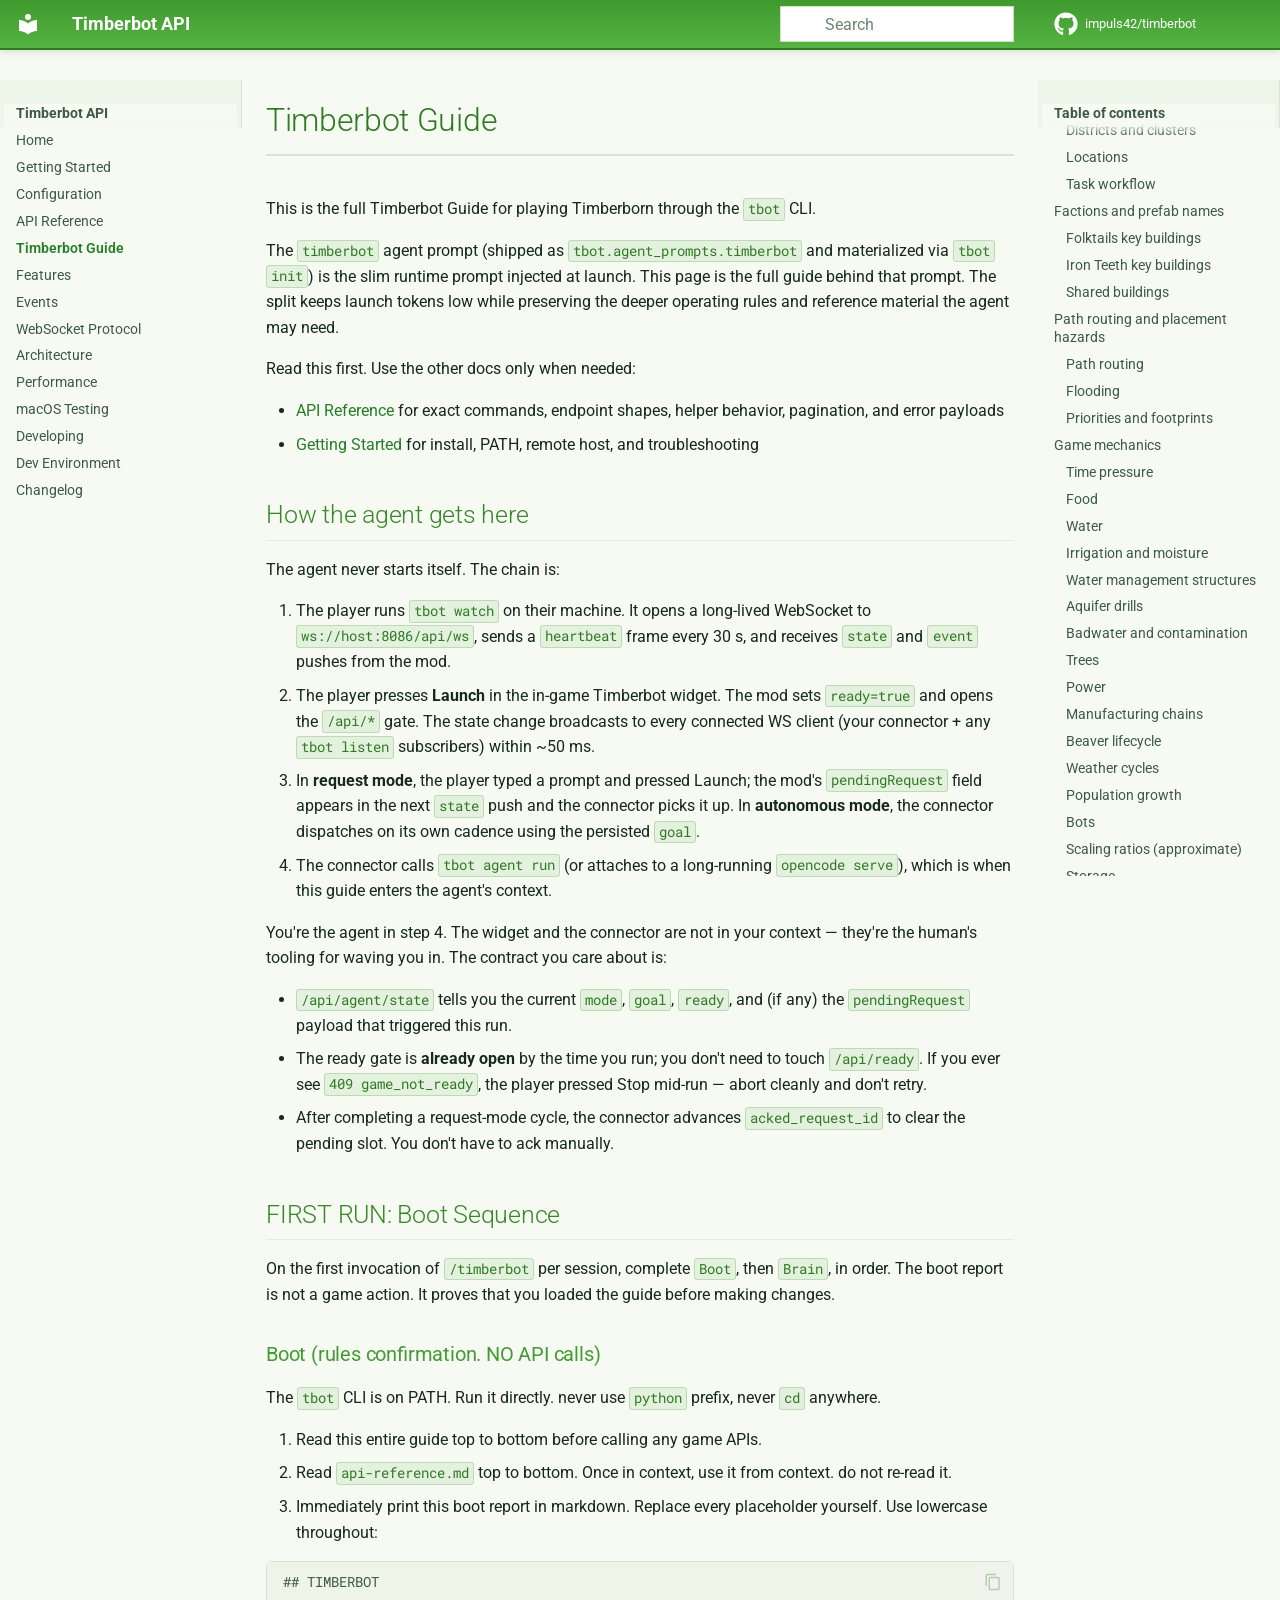
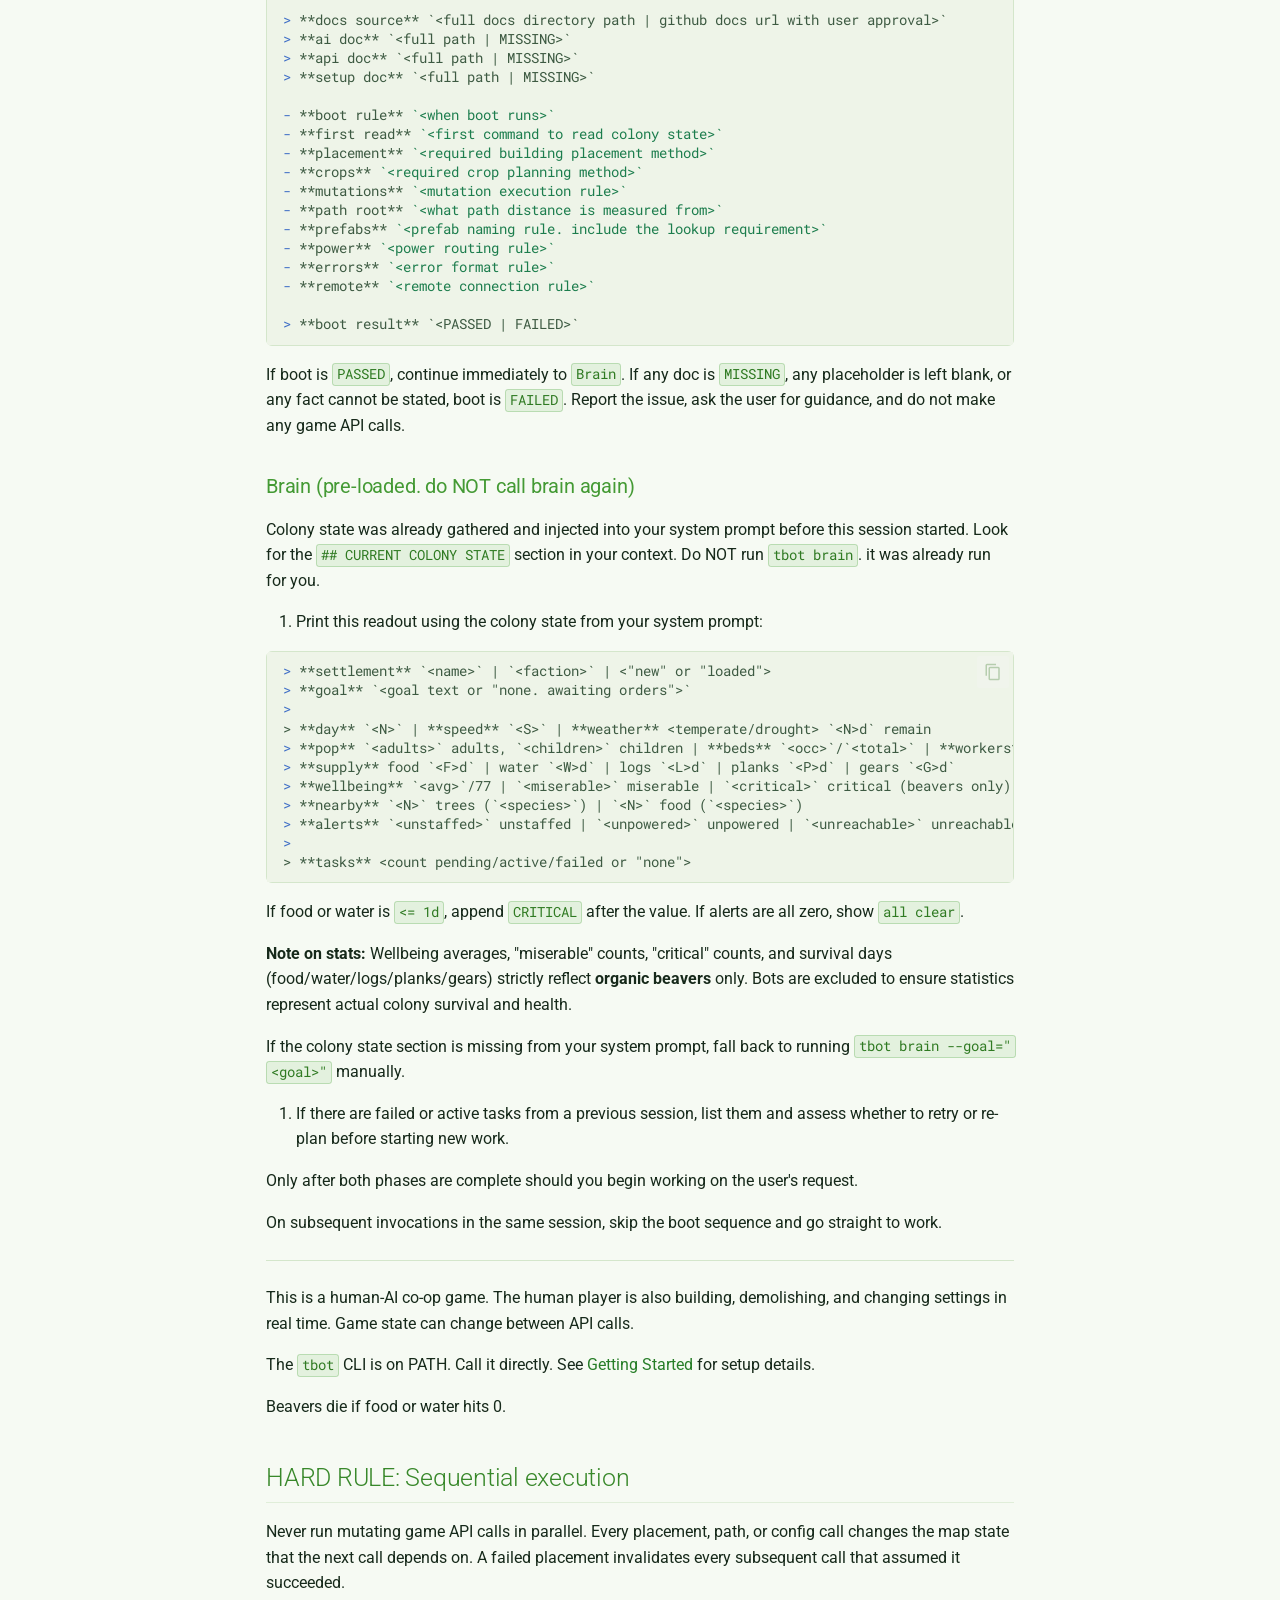
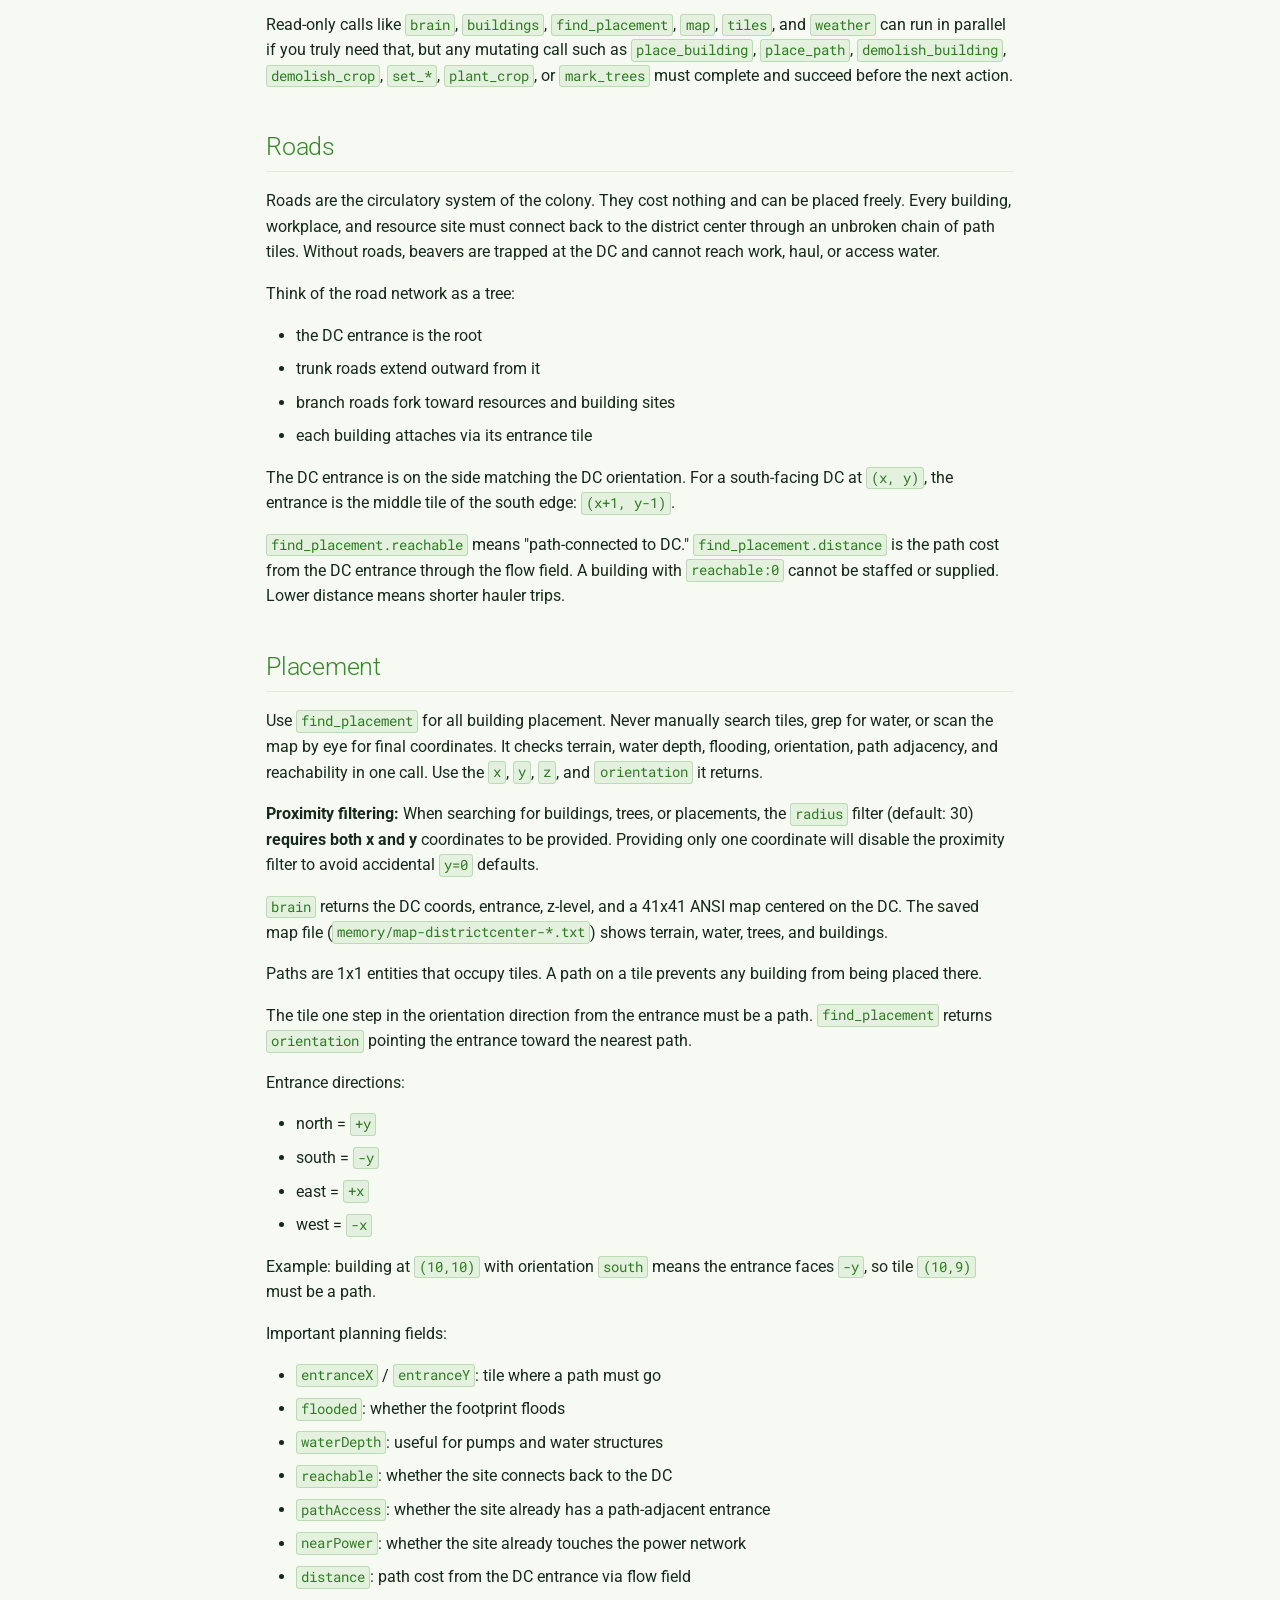
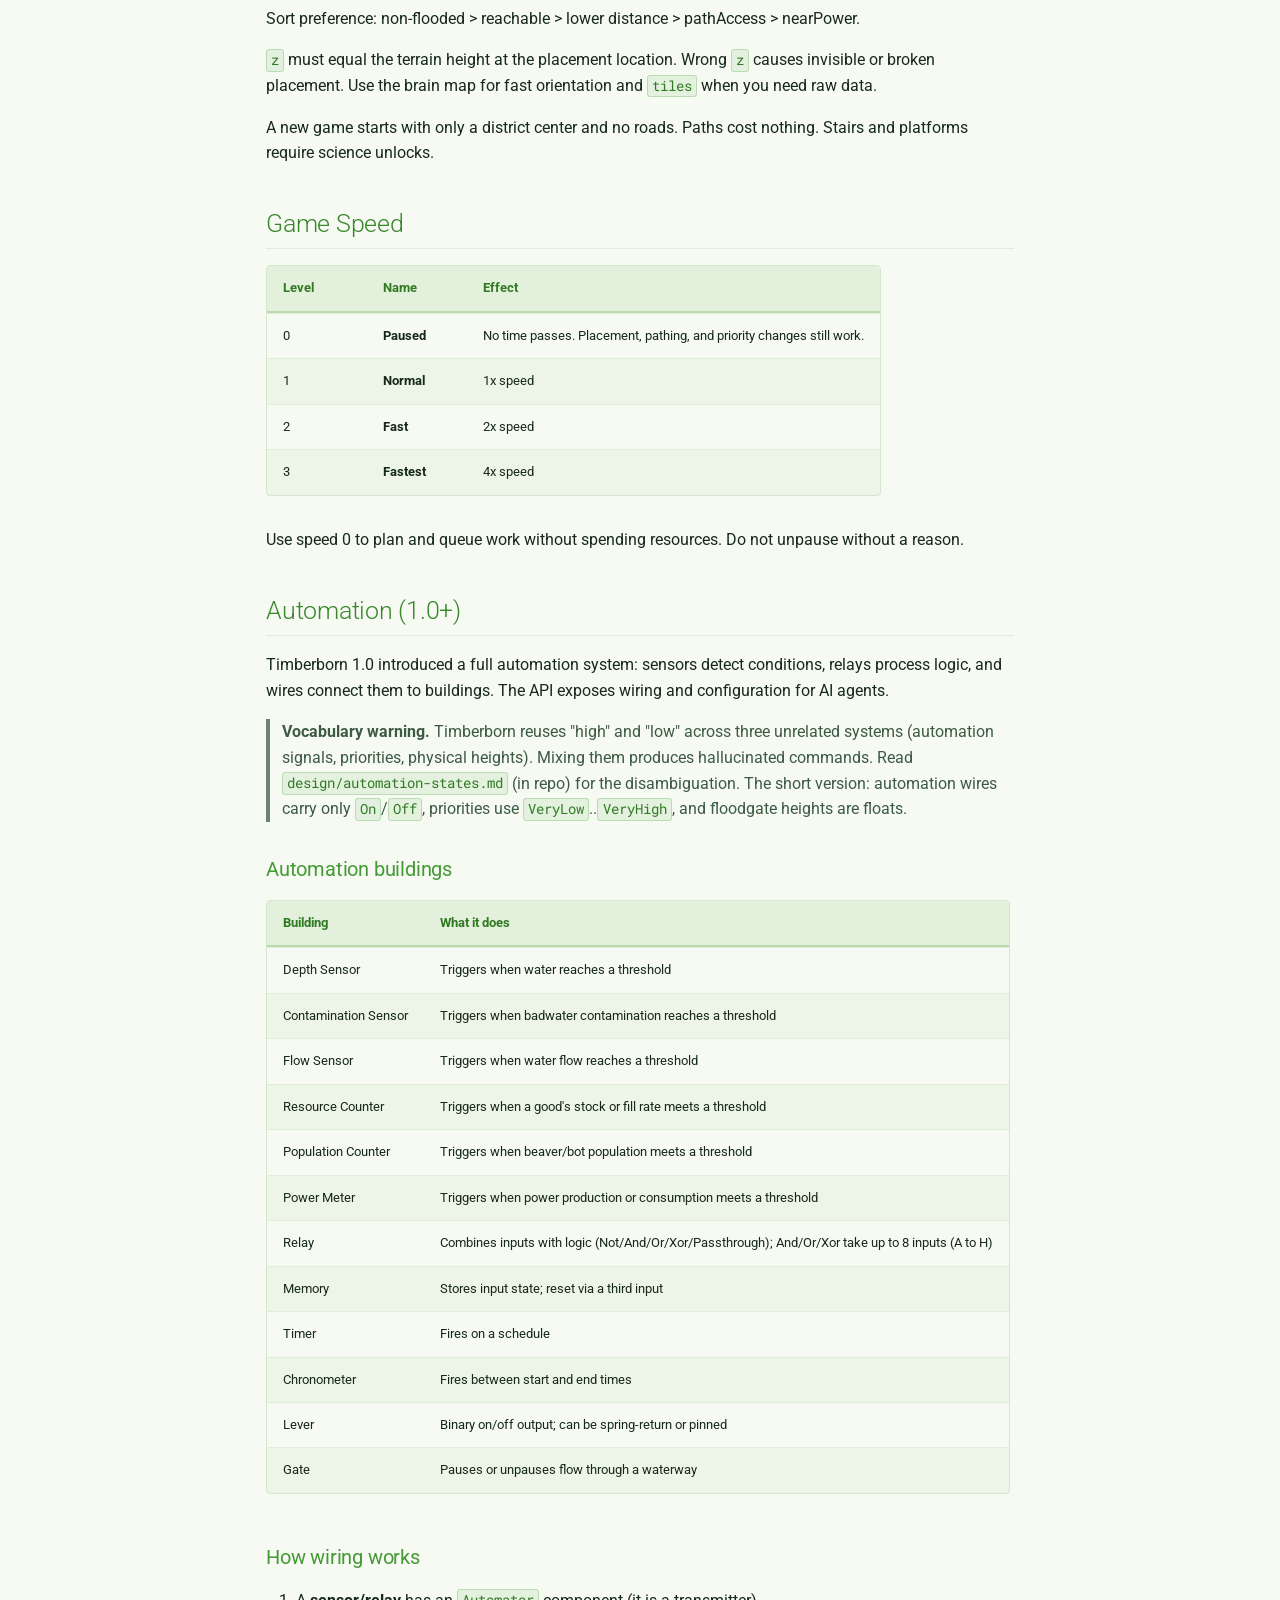
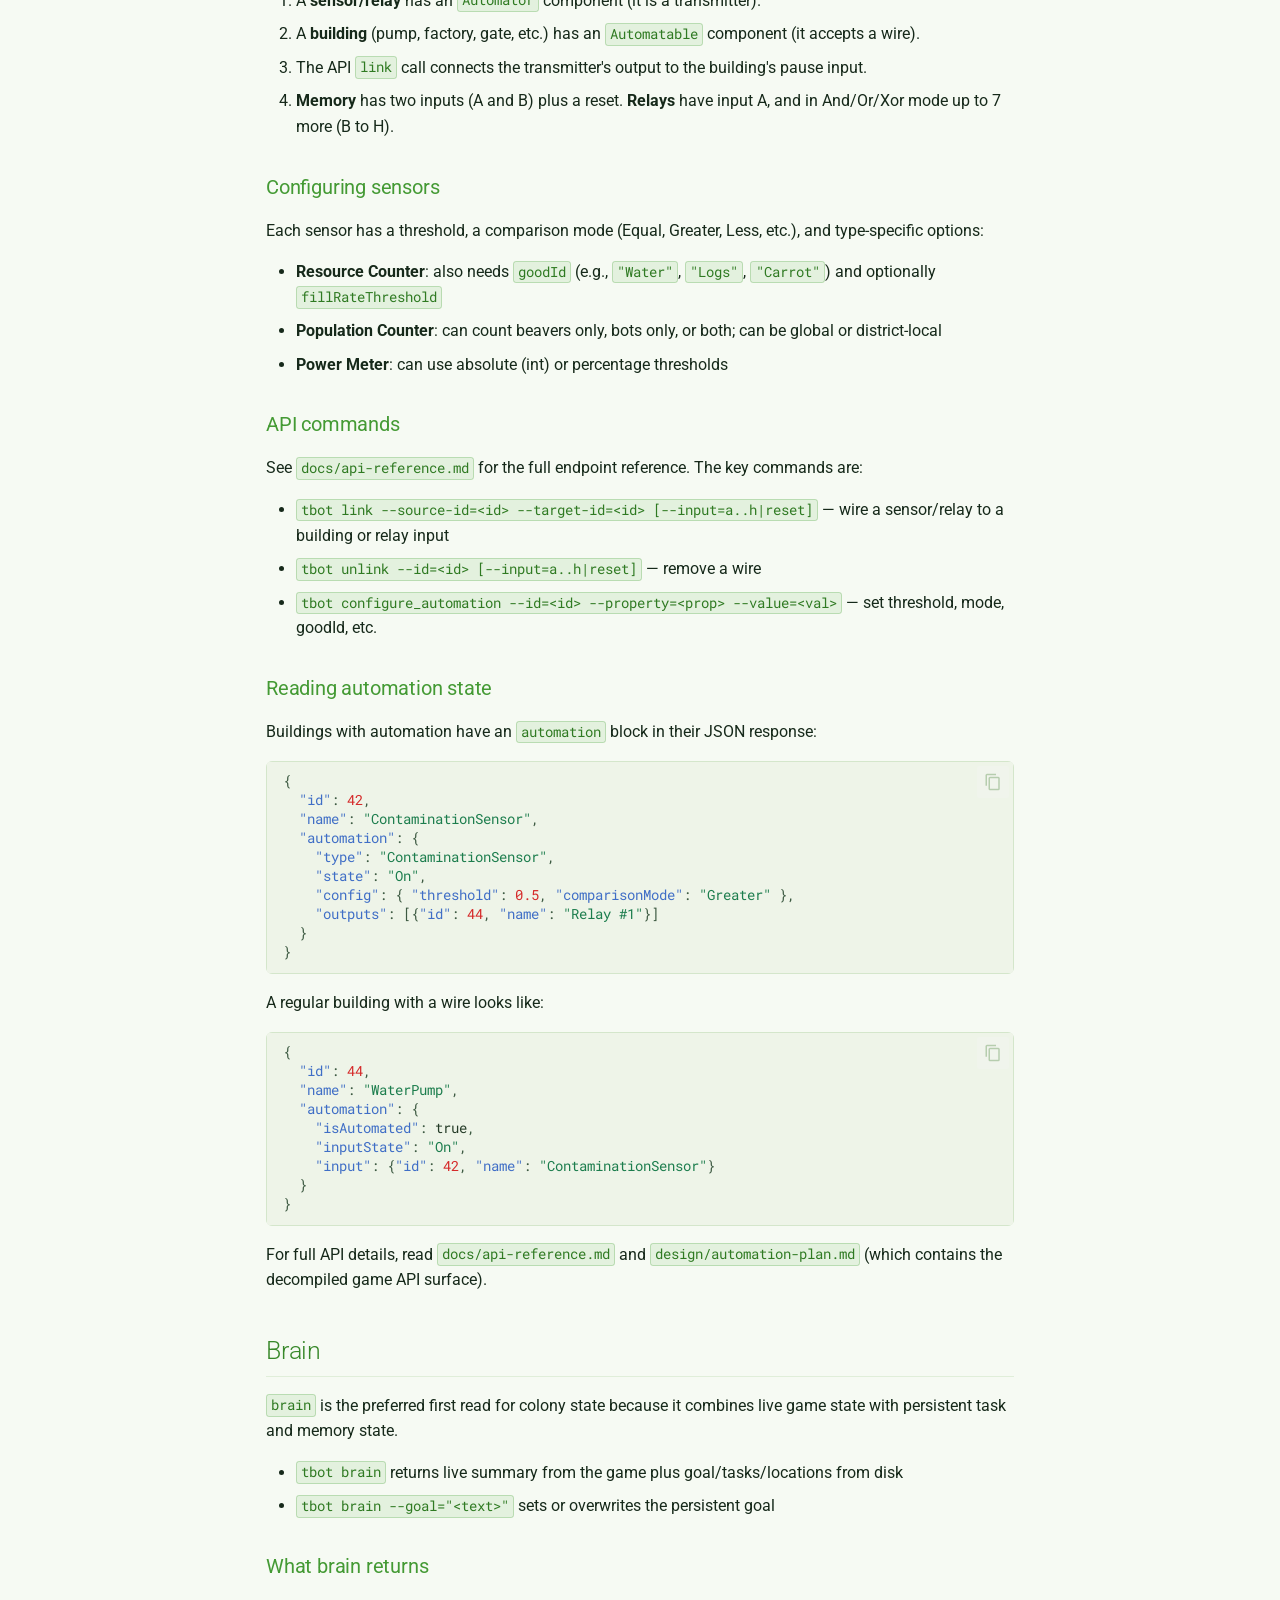
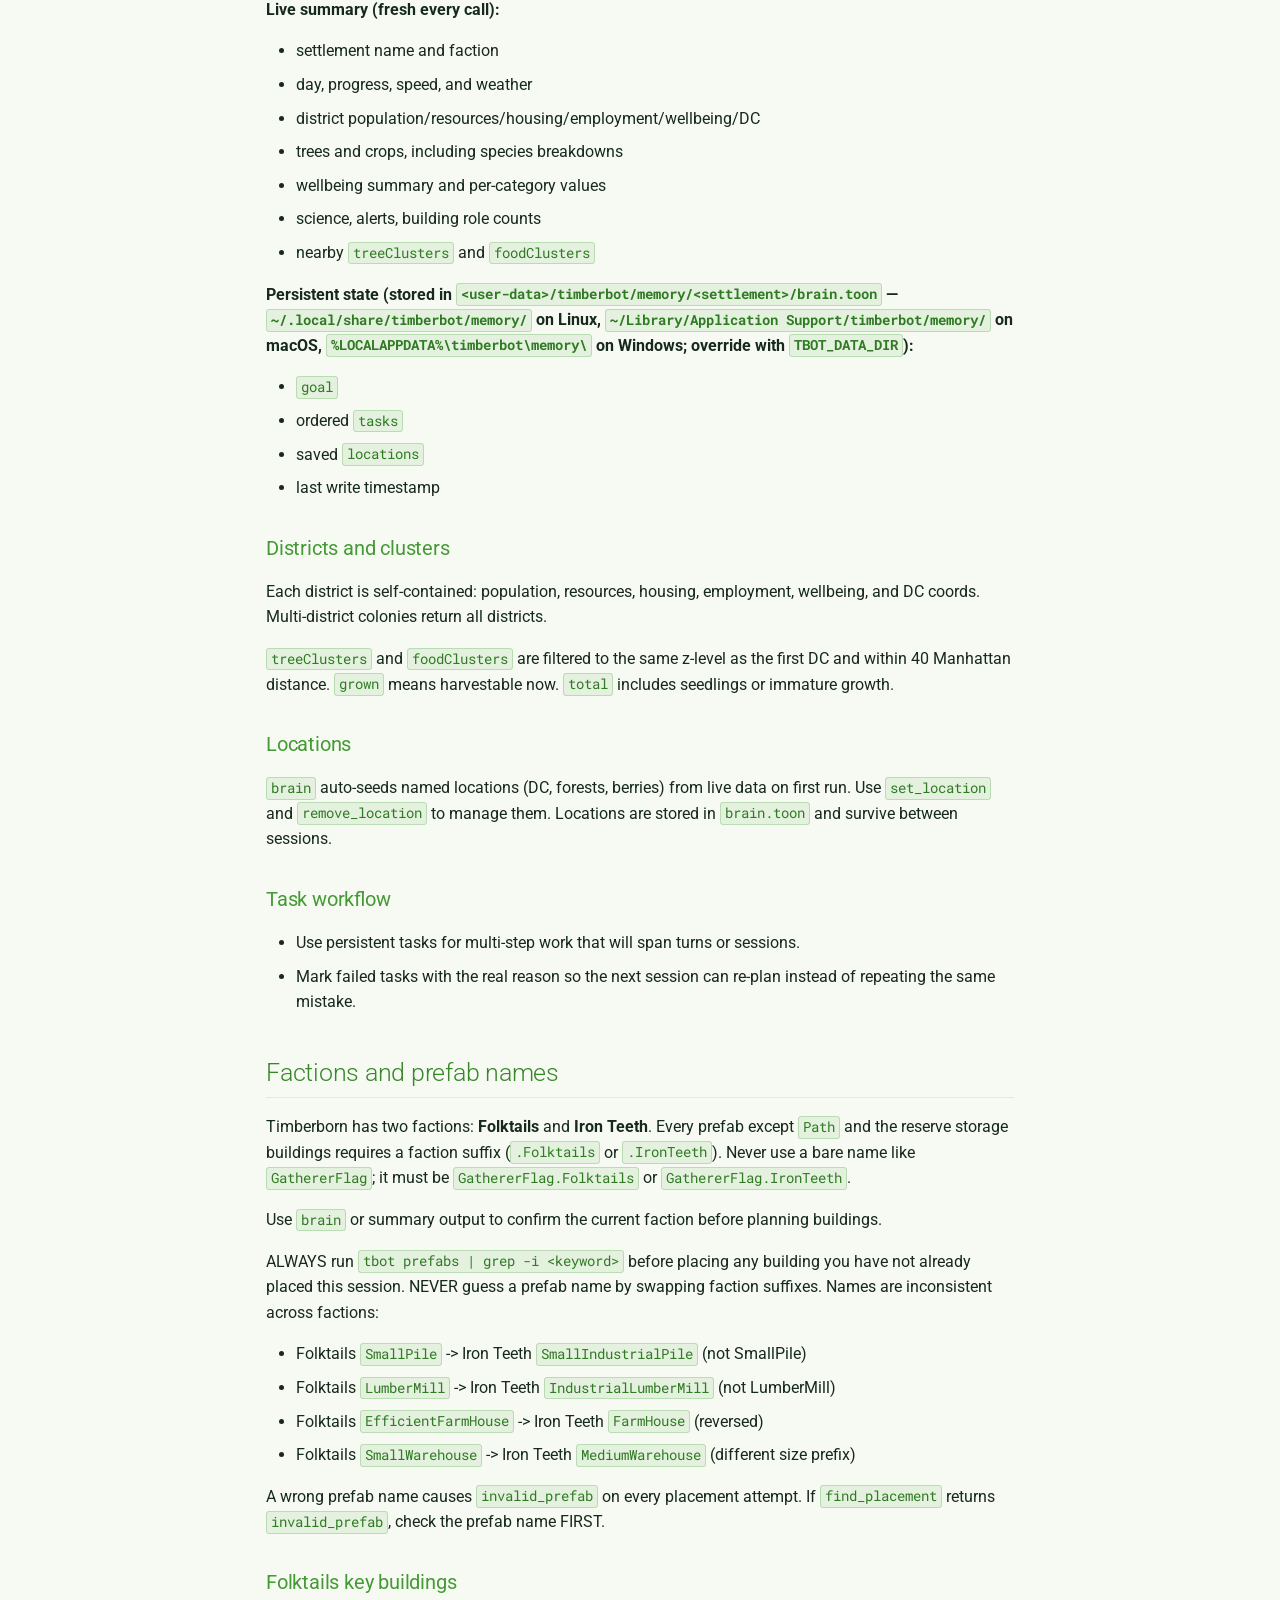
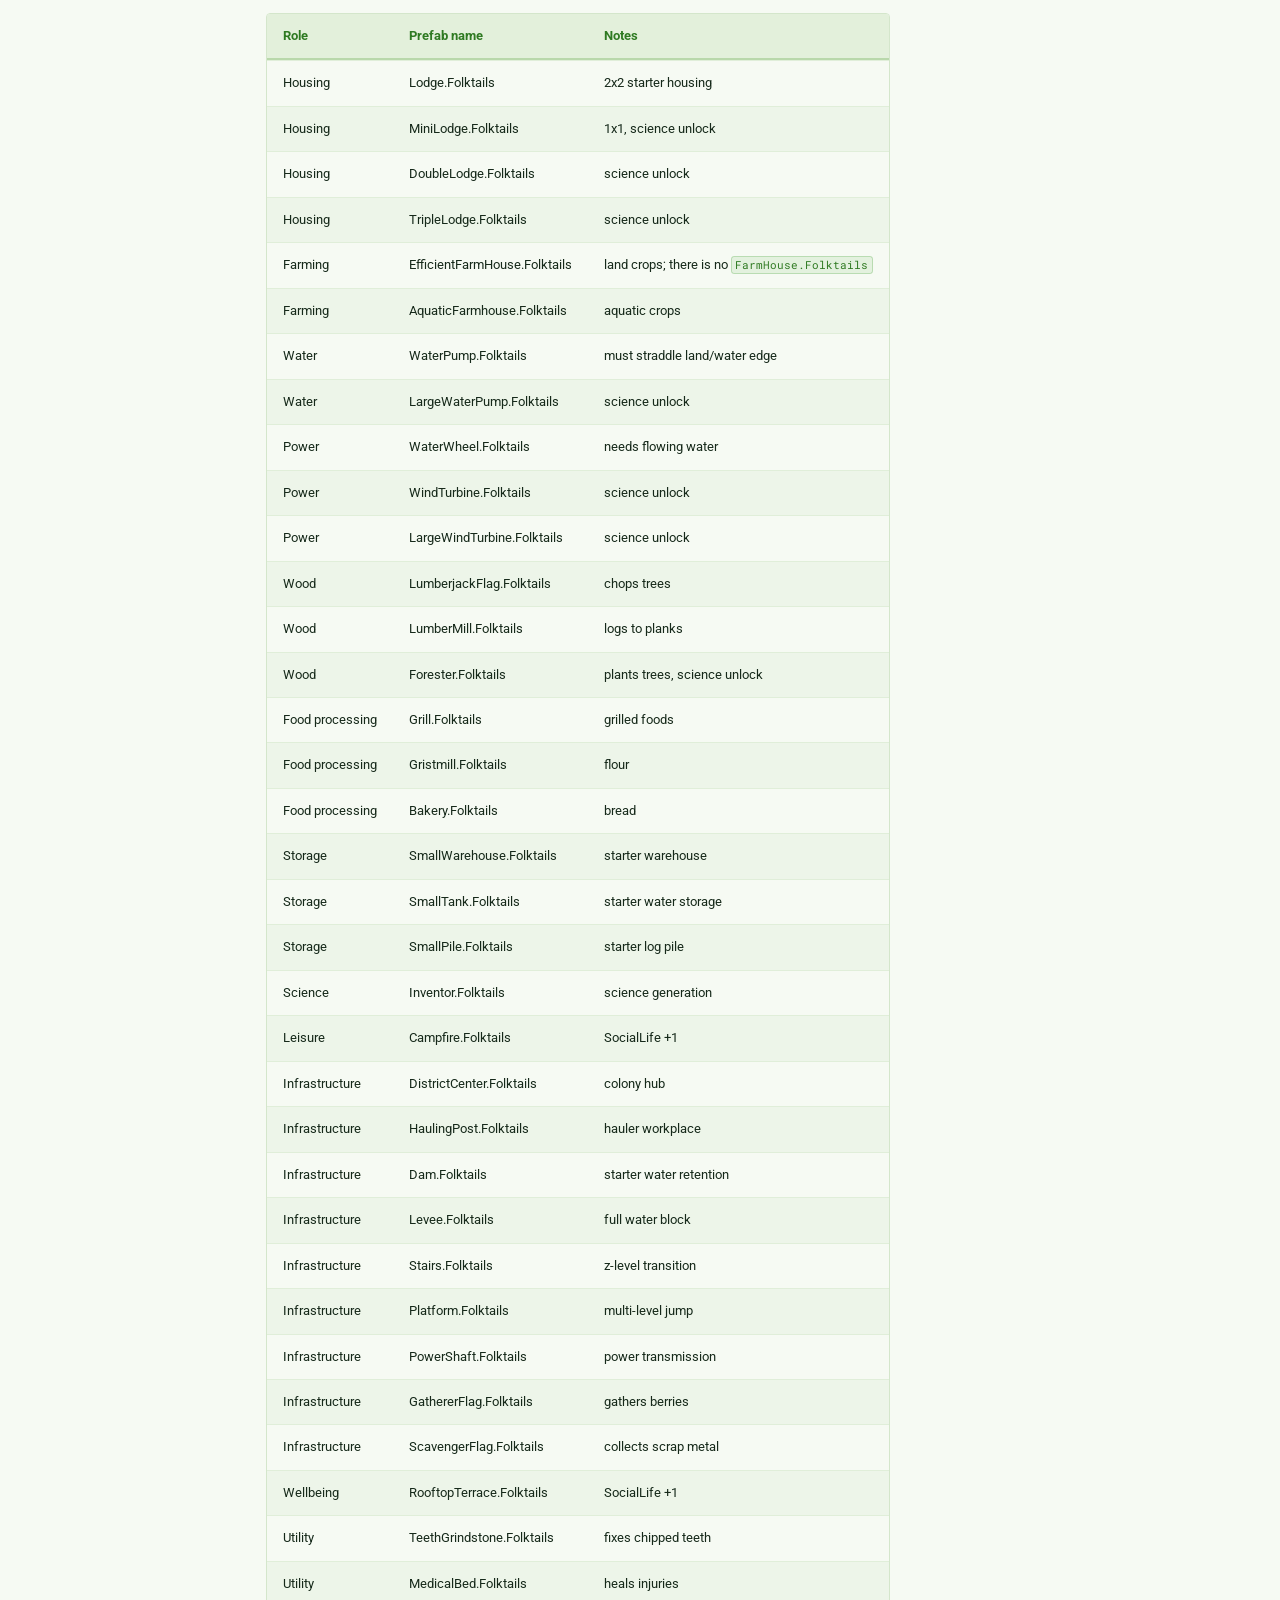
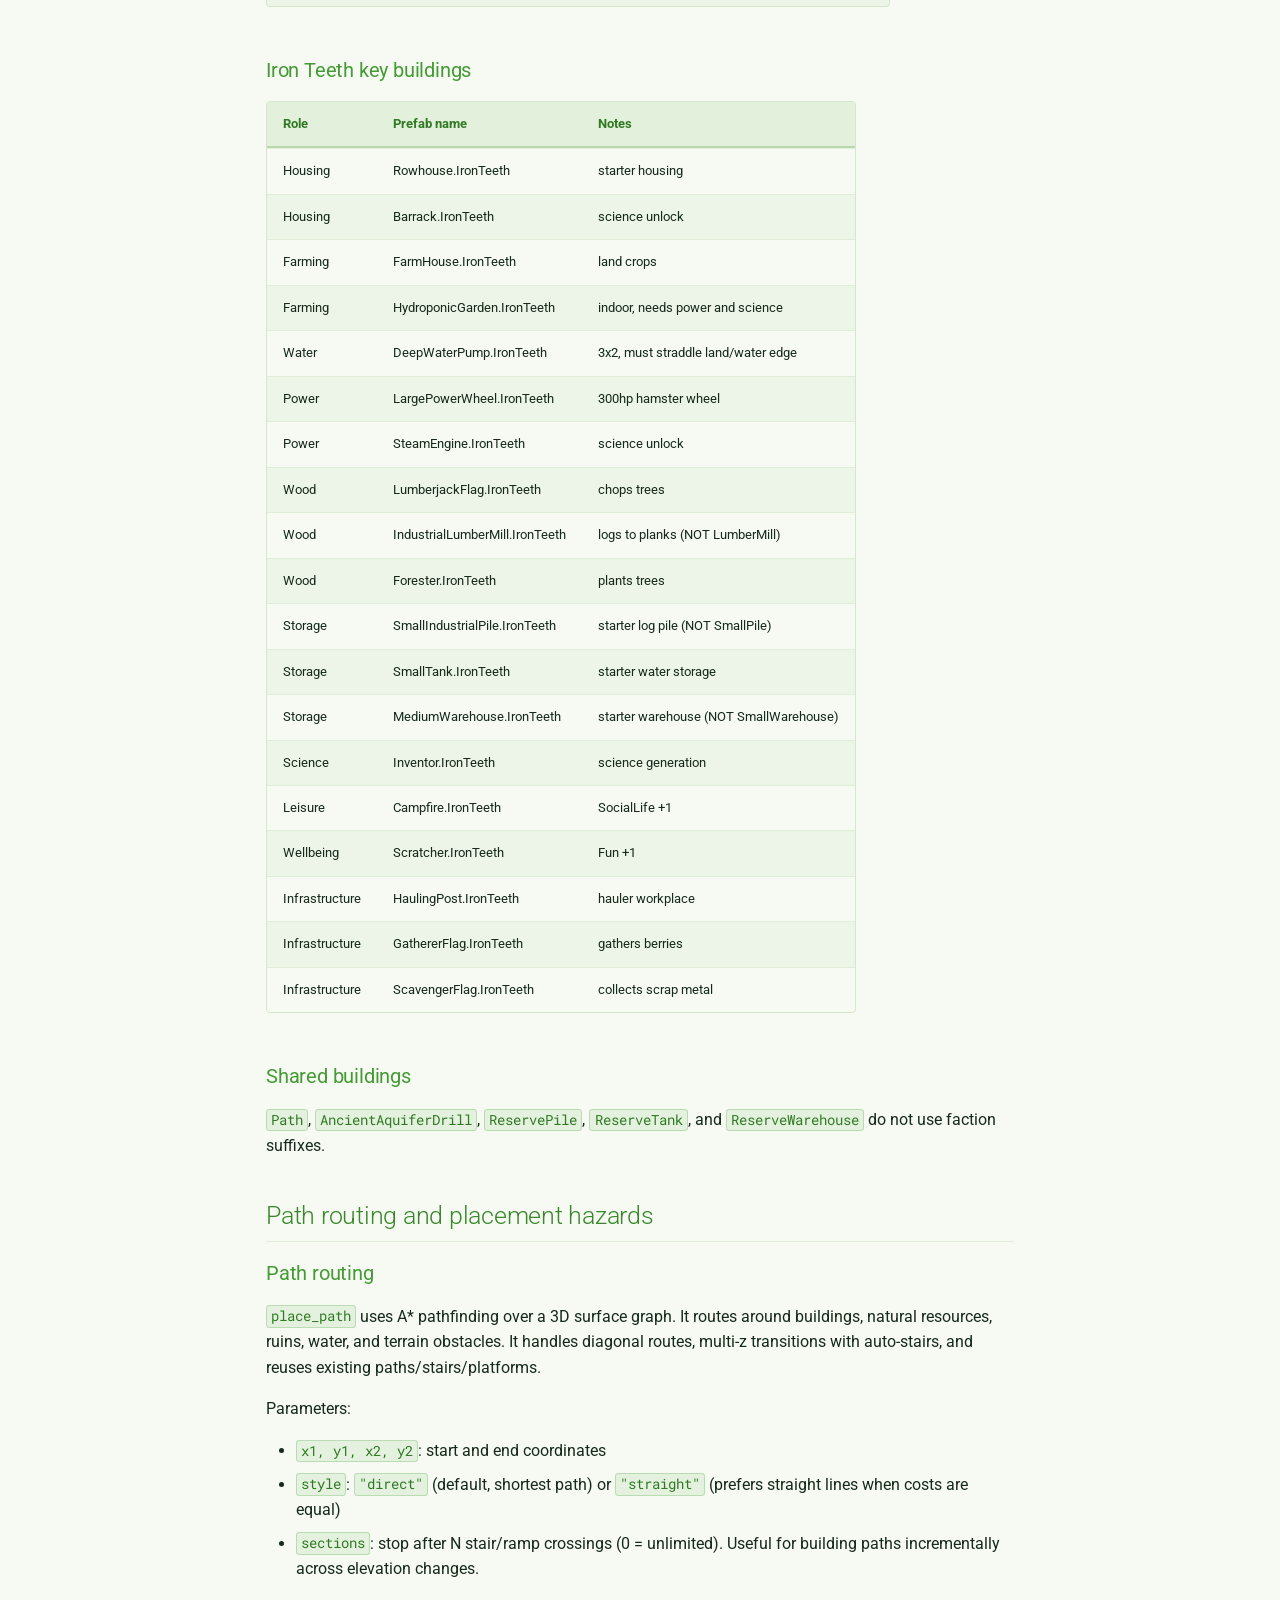
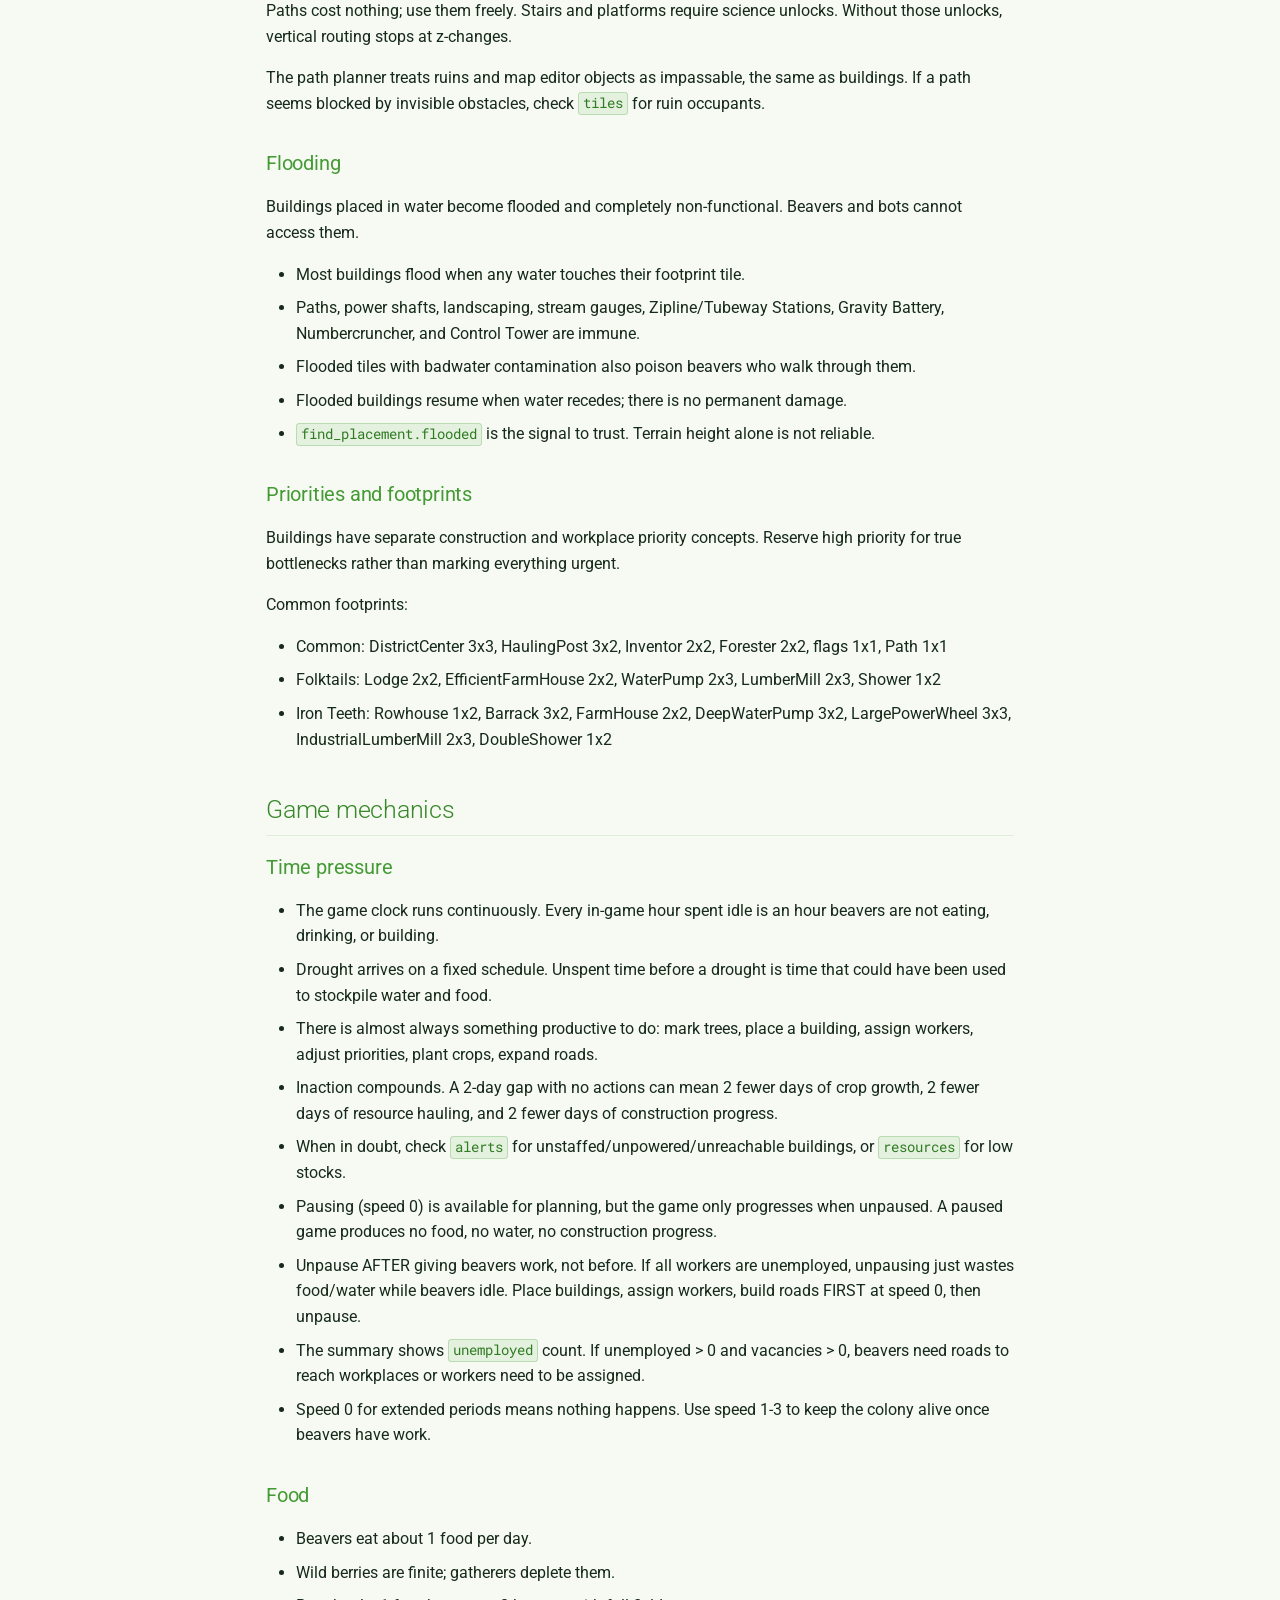
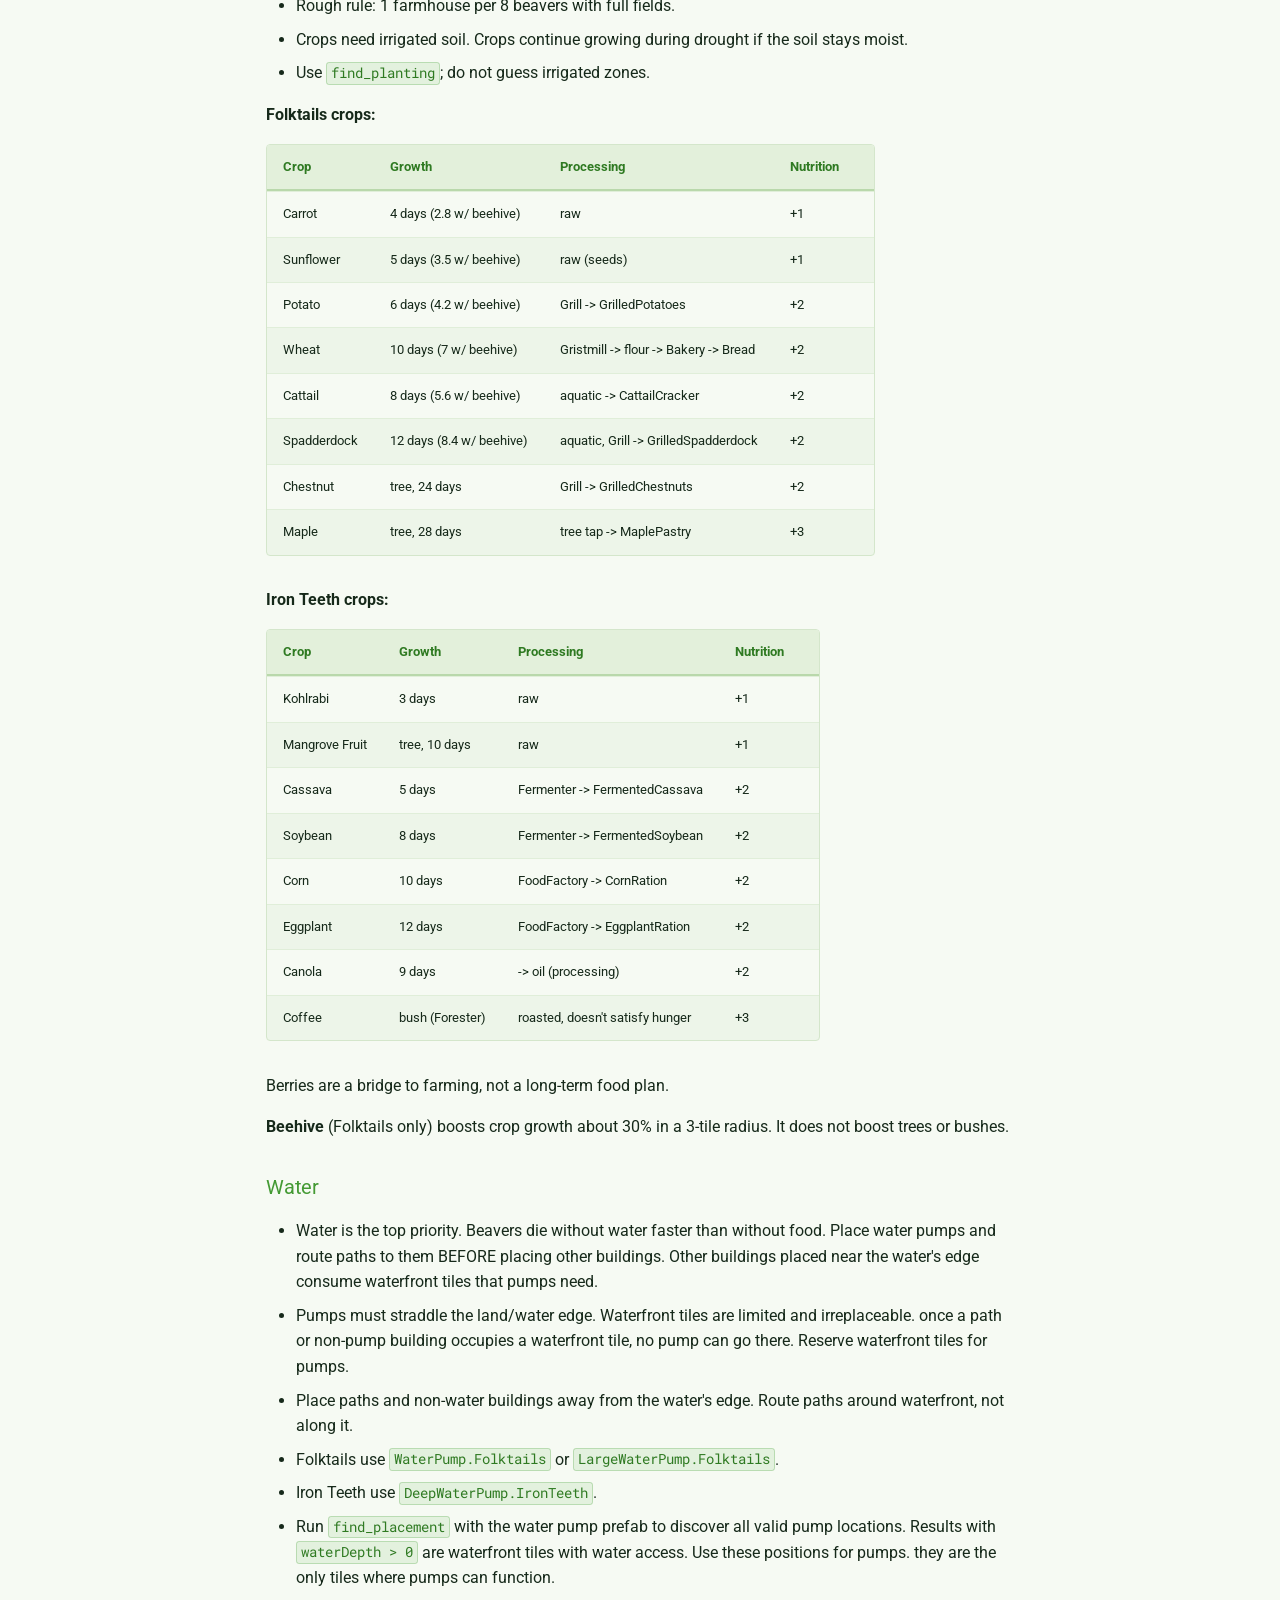
<file: timberbot/index.html>
<!doctype html>
<html lang="en" class="no-js">
  <head>
    
      <meta charset="utf-8">
      <meta name="viewport" content="width=device-width,initial-scale=1">
      
        <meta name="description" content="Full operating guide for Claude and other LLMs playing Timberborn via the tbot CLI.">
      
      
      
        <link rel="canonical" href="https://impuls42.github.io/timberbot/timberbot/">
      
      
        <link rel="prev" href="../api-reference/">
      
      
        <link rel="next" href="../features/">
      
      
        
      
      
      <link rel="icon" href="../assets/images/favicon.png">
      <meta name="generator" content="mkdocs-1.6.1, mkdocs-material-9.7.7">
    
    
      
        <title>Timberbot Guide - Timberbot API</title>
      
    
    
      <link rel="stylesheet" href="../assets/stylesheets/main.ec1eaa64.min.css">
      
        
        <link rel="stylesheet" href="../assets/stylesheets/palette.ab4e12ef.min.css">
      
      


    
    
      
    
    
      
        
        
        <link rel="preconnect" href="https://fonts.gstatic.com" crossorigin>
        <link rel="stylesheet" href="https://fonts.googleapis.com/css?family=Roboto:300,300i,400,400i,700,700i%7CRoboto+Mono:400,400i,700,700i&display=fallback">
        <style>:root{--md-text-font:"Roboto";--md-code-font:"Roboto Mono"}</style>
      
    
    
      <link rel="stylesheet" href="../stylesheets/extra.css">
    
    <script>__md_scope=new URL("..",location),__md_hash=e=>[...e].reduce(((e,_)=>(e<<5)-e+_.charCodeAt(0)),0),__md_get=(e,_=localStorage,t=__md_scope)=>JSON.parse(_.getItem(t.pathname+"."+e)),__md_set=(e,_,t=localStorage,a=__md_scope)=>{try{t.setItem(a.pathname+"."+e,JSON.stringify(_))}catch(e){}}</script>
    
      

    
    
  </head>
  
  
    
    
    
    
    
    <body dir="ltr" data-md-color-scheme="default" data-md-color-primary="custom" data-md-color-accent="custom">
  
    
    <input class="md-toggle" data-md-toggle="drawer" type="checkbox" id="__drawer" autocomplete="off">
    <input class="md-toggle" data-md-toggle="search" type="checkbox" id="__search" autocomplete="off">
    <label class="md-overlay" for="__drawer"></label>
    <div data-md-component="skip">
      
        
        <a href="#timberbot-guide" class="md-skip">
          Skip to content
        </a>
      
    </div>
    <div data-md-component="announce">
      
    </div>
    
    
      

  

<header class="md-header md-header--shadow" data-md-component="header">
  <nav class="md-header__inner md-grid" aria-label="Header">
    <a href=".." title="Timberbot API" class="md-header__button md-logo" aria-label="Timberbot API" data-md-component="logo">
      
  
  <svg xmlns="http://www.w3.org/2000/svg" viewBox="0 0 24 24"><path d="M12 8a3 3 0 0 0 3-3 3 3 0 0 0-3-3 3 3 0 0 0-3 3 3 3 0 0 0 3 3m0 3.54C9.64 9.35 6.5 8 3 8v11c3.5 0 6.64 1.35 9 3.54 2.36-2.19 5.5-3.54 9-3.54V8c-3.5 0-6.64 1.35-9 3.54"/></svg>

    </a>
    <label class="md-header__button md-icon" for="__drawer">
      
      <svg xmlns="http://www.w3.org/2000/svg" viewBox="0 0 24 24"><path d="M3 6h18v2H3zm0 5h18v2H3zm0 5h18v2H3z"/></svg>
    </label>
    <div class="md-header__title" data-md-component="header-title">
      <div class="md-header__ellipsis">
        <div class="md-header__topic">
          <span class="md-ellipsis">
            Timberbot API
          </span>
        </div>
        <div class="md-header__topic" data-md-component="header-topic">
          <span class="md-ellipsis">
            
              Timberbot Guide
            
          </span>
        </div>
      </div>
    </div>
    
      
    
    
    
    
      
      
        <label class="md-header__button md-icon" for="__search">
          
          <svg xmlns="http://www.w3.org/2000/svg" viewBox="0 0 24 24"><path d="M9.5 3A6.5 6.5 0 0 1 16 9.5c0 1.61-.59 3.09-1.56 4.23l.27.27h.79l5 5-1.5 1.5-5-5v-.79l-.27-.27A6.52 6.52 0 0 1 9.5 16 6.5 6.5 0 0 1 3 9.5 6.5 6.5 0 0 1 9.5 3m0 2C7 5 5 7 5 9.5S7 14 9.5 14 14 12 14 9.5 12 5 9.5 5"/></svg>
        </label>
        <div class="md-search" data-md-component="search" role="dialog">
  <label class="md-search__overlay" for="__search"></label>
  <div class="md-search__inner" role="search">
    <form class="md-search__form" name="search">
      <input type="text" class="md-search__input" name="query" aria-label="Search" placeholder="Search" autocapitalize="off" autocorrect="off" autocomplete="off" spellcheck="false" data-md-component="search-query" required>
      <label class="md-search__icon md-icon" for="__search">
        
        <svg xmlns="http://www.w3.org/2000/svg" viewBox="0 0 24 24"><path d="M9.5 3A6.5 6.5 0 0 1 16 9.5c0 1.61-.59 3.09-1.56 4.23l.27.27h.79l5 5-1.5 1.5-5-5v-.79l-.27-.27A6.52 6.52 0 0 1 9.5 16 6.5 6.5 0 0 1 3 9.5 6.5 6.5 0 0 1 9.5 3m0 2C7 5 5 7 5 9.5S7 14 9.5 14 14 12 14 9.5 12 5 9.5 5"/></svg>
        
        <svg xmlns="http://www.w3.org/2000/svg" viewBox="0 0 24 24"><path d="M20 11v2H8l5.5 5.5-1.42 1.42L4.16 12l7.92-7.92L13.5 5.5 8 11z"/></svg>
      </label>
      <nav class="md-search__options" aria-label="Search">
        
        <button type="reset" class="md-search__icon md-icon" title="Clear" aria-label="Clear" tabindex="-1">
          
          <svg xmlns="http://www.w3.org/2000/svg" viewBox="0 0 24 24"><path d="M19 6.41 17.59 5 12 10.59 6.41 5 5 6.41 10.59 12 5 17.59 6.41 19 12 13.41 17.59 19 19 17.59 13.41 12z"/></svg>
        </button>
      </nav>
      
        <div class="md-search__suggest" data-md-component="search-suggest"></div>
      
    </form>
    <div class="md-search__output">
      <div class="md-search__scrollwrap" tabindex="0" data-md-scrollfix>
        <div class="md-search-result" data-md-component="search-result">
          <div class="md-search-result__meta">
            Initializing search
          </div>
          <ol class="md-search-result__list" role="presentation"></ol>
        </div>
      </div>
    </div>
  </div>
</div>
      
    
    
      <div class="md-header__source">
        <a href="https://github.com/impuls42/timberbot" title="Go to repository" class="md-source" data-md-component="source">
  <div class="md-source__icon md-icon">
    
    <svg xmlns="http://www.w3.org/2000/svg" viewBox="0 0 512 512"><!--! Font Awesome Free 7.1.0 by @fontawesome - https://fontawesome.com License - https://fontawesome.com/license/free (Icons: CC BY 4.0, Fonts: SIL OFL 1.1, Code: MIT License) Copyright 2025 Fonticons, Inc.--><path d="M173.9 397.4c0 2-2.3 3.6-5.2 3.6-3.3.3-5.6-1.3-5.6-3.6 0-2 2.3-3.6 5.2-3.6 3-.3 5.6 1.3 5.6 3.6m-31.1-4.5c-.7 2 1.3 4.3 4.3 4.9 2.6 1 5.6 0 6.2-2s-1.3-4.3-4.3-5.2c-2.6-.7-5.5.3-6.2 2.3m44.2-1.7c-2.9.7-4.9 2.6-4.6 4.9.3 2 2.9 3.3 5.9 2.6 2.9-.7 4.9-2.6 4.6-4.6-.3-1.9-3-3.2-5.9-2.9M252.8 8C114.1 8 8 113.3 8 252c0 110.9 69.8 205.8 169.5 239.2 12.8 2.3 17.3-5.6 17.3-12.1 0-6.2-.3-40.4-.3-61.4 0 0-70 15-84.7-29.8 0 0-11.4-29.1-27.8-36.6 0 0-22.9-15.7 1.6-15.4 0 0 24.9 2 38.6 25.8 21.9 38.6 58.6 27.5 72.9 20.9 2.3-16 8.8-27.1 16-33.7-55.9-6.2-112.3-14.3-112.3-110.5 0-27.5 7.6-41.3 23.6-58.9-2.6-6.5-11.1-33.3 2.6-67.9 20.9-6.5 69 27 69 27 20-5.6 41.5-8.5 62.8-8.5s42.8 2.9 62.8 8.5c0 0 48.1-33.6 69-27 13.7 34.7 5.2 61.4 2.6 67.9 16 17.7 25.8 31.5 25.8 58.9 0 96.5-58.9 104.2-114.8 110.5 9.2 7.9 17 22.9 17 46.4 0 33.7-.3 75.4-.3 83.6 0 6.5 4.6 14.4 17.3 12.1C436.2 457.8 504 362.9 504 252 504 113.3 391.5 8 252.8 8M105.2 352.9c-1.3 1-1 3.3.7 5.2 1.6 1.6 3.9 2.3 5.2 1 1.3-1 1-3.3-.7-5.2-1.6-1.6-3.9-2.3-5.2-1m-10.8-8.1c-.7 1.3.3 2.9 2.3 3.9 1.6 1 3.6.7 4.3-.7.7-1.3-.3-2.9-2.3-3.9-2-.6-3.6-.3-4.3.7m32.4 35.6c-1.6 1.3-1 4.3 1.3 6.2 2.3 2.3 5.2 2.6 6.5 1 1.3-1.3.7-4.3-1.3-6.2-2.2-2.3-5.2-2.6-6.5-1m-11.4-14.7c-1.6 1-1.6 3.6 0 5.9s4.3 3.3 5.6 2.3c1.6-1.3 1.6-3.9 0-6.2-1.4-2.3-4-3.3-5.6-2"/></svg>
  </div>
  <div class="md-source__repository">
    impuls42/timberbot
  </div>
</a>
      </div>
    
  </nav>
  
</header>
    
    <div class="md-container" data-md-component="container">
      
      
        
          
        
      
      <main class="md-main" data-md-component="main">
        <div class="md-main__inner md-grid">
          
            
              
              <div class="md-sidebar md-sidebar--primary" data-md-component="sidebar" data-md-type="navigation" >
                <div class="md-sidebar__scrollwrap">
                  <div class="md-sidebar__inner">
                    



<nav class="md-nav md-nav--primary" aria-label="Navigation" data-md-level="0">
  <label class="md-nav__title" for="__drawer">
    <a href=".." title="Timberbot API" class="md-nav__button md-logo" aria-label="Timberbot API" data-md-component="logo">
      
  
  <svg xmlns="http://www.w3.org/2000/svg" viewBox="0 0 24 24"><path d="M12 8a3 3 0 0 0 3-3 3 3 0 0 0-3-3 3 3 0 0 0-3 3 3 3 0 0 0 3 3m0 3.54C9.64 9.35 6.5 8 3 8v11c3.5 0 6.64 1.35 9 3.54 2.36-2.19 5.5-3.54 9-3.54V8c-3.5 0-6.64 1.35-9 3.54"/></svg>

    </a>
    Timberbot API
  </label>
  
    <div class="md-nav__source">
      <a href="https://github.com/impuls42/timberbot" title="Go to repository" class="md-source" data-md-component="source">
  <div class="md-source__icon md-icon">
    
    <svg xmlns="http://www.w3.org/2000/svg" viewBox="0 0 512 512"><!--! Font Awesome Free 7.1.0 by @fontawesome - https://fontawesome.com License - https://fontawesome.com/license/free (Icons: CC BY 4.0, Fonts: SIL OFL 1.1, Code: MIT License) Copyright 2025 Fonticons, Inc.--><path d="M173.9 397.4c0 2-2.3 3.6-5.2 3.6-3.3.3-5.6-1.3-5.6-3.6 0-2 2.3-3.6 5.2-3.6 3-.3 5.6 1.3 5.6 3.6m-31.1-4.5c-.7 2 1.3 4.3 4.3 4.9 2.6 1 5.6 0 6.2-2s-1.3-4.3-4.3-5.2c-2.6-.7-5.5.3-6.2 2.3m44.2-1.7c-2.9.7-4.9 2.6-4.6 4.9.3 2 2.9 3.3 5.9 2.6 2.9-.7 4.9-2.6 4.6-4.6-.3-1.9-3-3.2-5.9-2.9M252.8 8C114.1 8 8 113.3 8 252c0 110.9 69.8 205.8 169.5 239.2 12.8 2.3 17.3-5.6 17.3-12.1 0-6.2-.3-40.4-.3-61.4 0 0-70 15-84.7-29.8 0 0-11.4-29.1-27.8-36.6 0 0-22.9-15.7 1.6-15.4 0 0 24.9 2 38.6 25.8 21.9 38.6 58.6 27.5 72.9 20.9 2.3-16 8.8-27.1 16-33.7-55.9-6.2-112.3-14.3-112.3-110.5 0-27.5 7.6-41.3 23.6-58.9-2.6-6.5-11.1-33.3 2.6-67.9 20.9-6.5 69 27 69 27 20-5.6 41.5-8.5 62.8-8.5s42.8 2.9 62.8 8.5c0 0 48.1-33.6 69-27 13.7 34.7 5.2 61.4 2.6 67.9 16 17.7 25.8 31.5 25.8 58.9 0 96.5-58.9 104.2-114.8 110.5 9.2 7.9 17 22.9 17 46.4 0 33.7-.3 75.4-.3 83.6 0 6.5 4.6 14.4 17.3 12.1C436.2 457.8 504 362.9 504 252 504 113.3 391.5 8 252.8 8M105.2 352.9c-1.3 1-1 3.3.7 5.2 1.6 1.6 3.9 2.3 5.2 1 1.3-1 1-3.3-.7-5.2-1.6-1.6-3.9-2.3-5.2-1m-10.8-8.1c-.7 1.3.3 2.9 2.3 3.9 1.6 1 3.6.7 4.3-.7.7-1.3-.3-2.9-2.3-3.9-2-.6-3.6-.3-4.3.7m32.4 35.6c-1.6 1.3-1 4.3 1.3 6.2 2.3 2.3 5.2 2.6 6.5 1 1.3-1.3.7-4.3-1.3-6.2-2.2-2.3-5.2-2.6-6.5-1m-11.4-14.7c-1.6 1-1.6 3.6 0 5.9s4.3 3.3 5.6 2.3c1.6-1.3 1.6-3.9 0-6.2-1.4-2.3-4-3.3-5.6-2"/></svg>
  </div>
  <div class="md-source__repository">
    impuls42/timberbot
  </div>
</a>
    </div>
  
  <ul class="md-nav__list" data-md-scrollfix>
    
      
      
  
  
  
  
    <li class="md-nav__item">
      <a href=".." class="md-nav__link">
        
  
  
  <span class="md-ellipsis">
    
  
    Home
  

    
  </span>
  
  

      </a>
    </li>
  

    
      
      
  
  
  
  
    <li class="md-nav__item">
      <a href="../getting-started/" class="md-nav__link">
        
  
  
  <span class="md-ellipsis">
    
  
    Getting Started
  

    
  </span>
  
  

      </a>
    </li>
  

    
      
      
  
  
  
  
    <li class="md-nav__item">
      <a href="../configuration/" class="md-nav__link">
        
  
  
  <span class="md-ellipsis">
    
  
    Configuration
  

    
  </span>
  
  

      </a>
    </li>
  

    
      
      
  
  
  
  
    <li class="md-nav__item">
      <a href="../api-reference/" class="md-nav__link">
        
  
  
  <span class="md-ellipsis">
    
  
    API Reference
  

    
  </span>
  
  

      </a>
    </li>
  

    
      
      
  
  
    
  
  
  
    <li class="md-nav__item md-nav__item--active">
      
      <input class="md-nav__toggle md-toggle" type="checkbox" id="__toc">
      
      
        
      
      
        <label class="md-nav__link md-nav__link--active" for="__toc">
          
  
  
  <span class="md-ellipsis">
    
  
    Timberbot Guide
  

    
  </span>
  
  

          <span class="md-nav__icon md-icon"></span>
        </label>
      
      <a href="./" class="md-nav__link md-nav__link--active">
        
  
  
  <span class="md-ellipsis">
    
  
    Timberbot Guide
  

    
  </span>
  
  

      </a>
      
        

<nav class="md-nav md-nav--secondary" aria-label="Table of contents">
  
  
  
    
  
  
    <label class="md-nav__title" for="__toc">
      <span class="md-nav__icon md-icon"></span>
      Table of contents
    </label>
    <ul class="md-nav__list" data-md-component="toc" data-md-scrollfix>
      
        <li class="md-nav__item">
  <a href="#how-the-agent-gets-here" class="md-nav__link">
    <span class="md-ellipsis">
      
        How the agent gets here
      
    </span>
  </a>
  
</li>
      
        <li class="md-nav__item">
  <a href="#first-run-boot-sequence" class="md-nav__link">
    <span class="md-ellipsis">
      
        FIRST RUN: Boot Sequence
      
    </span>
  </a>
  
    <nav class="md-nav" aria-label="FIRST RUN: Boot Sequence">
      <ul class="md-nav__list">
        
          <li class="md-nav__item">
  <a href="#boot-rules-confirmation-no-api-calls" class="md-nav__link">
    <span class="md-ellipsis">
      
        Boot (rules confirmation. NO API calls)
      
    </span>
  </a>
  
</li>
        
          <li class="md-nav__item">
  <a href="#brain-pre-loaded-do-not-call-brain-again" class="md-nav__link">
    <span class="md-ellipsis">
      
        Brain (pre-loaded. do NOT call brain again)
      
    </span>
  </a>
  
</li>
        
      </ul>
    </nav>
  
</li>
      
        <li class="md-nav__item">
  <a href="#hard-rule-sequential-execution" class="md-nav__link">
    <span class="md-ellipsis">
      
        HARD RULE: Sequential execution
      
    </span>
  </a>
  
</li>
      
        <li class="md-nav__item">
  <a href="#roads" class="md-nav__link">
    <span class="md-ellipsis">
      
        Roads
      
    </span>
  </a>
  
</li>
      
        <li class="md-nav__item">
  <a href="#placement" class="md-nav__link">
    <span class="md-ellipsis">
      
        Placement
      
    </span>
  </a>
  
</li>
      
        <li class="md-nav__item">
  <a href="#game-speed" class="md-nav__link">
    <span class="md-ellipsis">
      
        Game Speed
      
    </span>
  </a>
  
</li>
      
        <li class="md-nav__item">
  <a href="#automation-10" class="md-nav__link">
    <span class="md-ellipsis">
      
        Automation (1.0+)
      
    </span>
  </a>
  
    <nav class="md-nav" aria-label="Automation (1.0+)">
      <ul class="md-nav__list">
        
          <li class="md-nav__item">
  <a href="#automation-buildings" class="md-nav__link">
    <span class="md-ellipsis">
      
        Automation buildings
      
    </span>
  </a>
  
</li>
        
          <li class="md-nav__item">
  <a href="#how-wiring-works" class="md-nav__link">
    <span class="md-ellipsis">
      
        How wiring works
      
    </span>
  </a>
  
</li>
        
          <li class="md-nav__item">
  <a href="#configuring-sensors" class="md-nav__link">
    <span class="md-ellipsis">
      
        Configuring sensors
      
    </span>
  </a>
  
</li>
        
          <li class="md-nav__item">
  <a href="#api-commands" class="md-nav__link">
    <span class="md-ellipsis">
      
        API commands
      
    </span>
  </a>
  
</li>
        
          <li class="md-nav__item">
  <a href="#reading-automation-state" class="md-nav__link">
    <span class="md-ellipsis">
      
        Reading automation state
      
    </span>
  </a>
  
</li>
        
      </ul>
    </nav>
  
</li>
      
        <li class="md-nav__item">
  <a href="#brain" class="md-nav__link">
    <span class="md-ellipsis">
      
        Brain
      
    </span>
  </a>
  
    <nav class="md-nav" aria-label="Brain">
      <ul class="md-nav__list">
        
          <li class="md-nav__item">
  <a href="#what-brain-returns" class="md-nav__link">
    <span class="md-ellipsis">
      
        What brain returns
      
    </span>
  </a>
  
</li>
        
          <li class="md-nav__item">
  <a href="#districts-and-clusters" class="md-nav__link">
    <span class="md-ellipsis">
      
        Districts and clusters
      
    </span>
  </a>
  
</li>
        
          <li class="md-nav__item">
  <a href="#locations" class="md-nav__link">
    <span class="md-ellipsis">
      
        Locations
      
    </span>
  </a>
  
</li>
        
          <li class="md-nav__item">
  <a href="#task-workflow" class="md-nav__link">
    <span class="md-ellipsis">
      
        Task workflow
      
    </span>
  </a>
  
</li>
        
      </ul>
    </nav>
  
</li>
      
        <li class="md-nav__item">
  <a href="#factions-and-prefab-names" class="md-nav__link">
    <span class="md-ellipsis">
      
        Factions and prefab names
      
    </span>
  </a>
  
    <nav class="md-nav" aria-label="Factions and prefab names">
      <ul class="md-nav__list">
        
          <li class="md-nav__item">
  <a href="#folktails-key-buildings" class="md-nav__link">
    <span class="md-ellipsis">
      
        Folktails key buildings
      
    </span>
  </a>
  
</li>
        
          <li class="md-nav__item">
  <a href="#iron-teeth-key-buildings" class="md-nav__link">
    <span class="md-ellipsis">
      
        Iron Teeth key buildings
      
    </span>
  </a>
  
</li>
        
          <li class="md-nav__item">
  <a href="#shared-buildings" class="md-nav__link">
    <span class="md-ellipsis">
      
        Shared buildings
      
    </span>
  </a>
  
</li>
        
      </ul>
    </nav>
  
</li>
      
        <li class="md-nav__item">
  <a href="#path-routing-and-placement-hazards" class="md-nav__link">
    <span class="md-ellipsis">
      
        Path routing and placement hazards
      
    </span>
  </a>
  
    <nav class="md-nav" aria-label="Path routing and placement hazards">
      <ul class="md-nav__list">
        
          <li class="md-nav__item">
  <a href="#path-routing" class="md-nav__link">
    <span class="md-ellipsis">
      
        Path routing
      
    </span>
  </a>
  
</li>
        
          <li class="md-nav__item">
  <a href="#flooding" class="md-nav__link">
    <span class="md-ellipsis">
      
        Flooding
      
    </span>
  </a>
  
</li>
        
          <li class="md-nav__item">
  <a href="#priorities-and-footprints" class="md-nav__link">
    <span class="md-ellipsis">
      
        Priorities and footprints
      
    </span>
  </a>
  
</li>
        
      </ul>
    </nav>
  
</li>
      
        <li class="md-nav__item">
  <a href="#game-mechanics" class="md-nav__link">
    <span class="md-ellipsis">
      
        Game mechanics
      
    </span>
  </a>
  
    <nav class="md-nav" aria-label="Game mechanics">
      <ul class="md-nav__list">
        
          <li class="md-nav__item">
  <a href="#time-pressure" class="md-nav__link">
    <span class="md-ellipsis">
      
        Time pressure
      
    </span>
  </a>
  
</li>
        
          <li class="md-nav__item">
  <a href="#food" class="md-nav__link">
    <span class="md-ellipsis">
      
        Food
      
    </span>
  </a>
  
</li>
        
          <li class="md-nav__item">
  <a href="#water" class="md-nav__link">
    <span class="md-ellipsis">
      
        Water
      
    </span>
  </a>
  
</li>
        
          <li class="md-nav__item">
  <a href="#irrigation-and-moisture" class="md-nav__link">
    <span class="md-ellipsis">
      
        Irrigation and moisture
      
    </span>
  </a>
  
</li>
        
          <li class="md-nav__item">
  <a href="#water-management-structures" class="md-nav__link">
    <span class="md-ellipsis">
      
        Water management structures
      
    </span>
  </a>
  
</li>
        
          <li class="md-nav__item">
  <a href="#aquifer-drills" class="md-nav__link">
    <span class="md-ellipsis">
      
        Aquifer drills
      
    </span>
  </a>
  
</li>
        
          <li class="md-nav__item">
  <a href="#badwater-and-contamination" class="md-nav__link">
    <span class="md-ellipsis">
      
        Badwater and contamination
      
    </span>
  </a>
  
</li>
        
          <li class="md-nav__item">
  <a href="#trees" class="md-nav__link">
    <span class="md-ellipsis">
      
        Trees
      
    </span>
  </a>
  
</li>
        
          <li class="md-nav__item">
  <a href="#power" class="md-nav__link">
    <span class="md-ellipsis">
      
        Power
      
    </span>
  </a>
  
</li>
        
          <li class="md-nav__item">
  <a href="#manufacturing-chains" class="md-nav__link">
    <span class="md-ellipsis">
      
        Manufacturing chains
      
    </span>
  </a>
  
</li>
        
          <li class="md-nav__item">
  <a href="#beaver-lifecycle" class="md-nav__link">
    <span class="md-ellipsis">
      
        Beaver lifecycle
      
    </span>
  </a>
  
</li>
        
          <li class="md-nav__item">
  <a href="#weather-cycles" class="md-nav__link">
    <span class="md-ellipsis">
      
        Weather cycles
      
    </span>
  </a>
  
</li>
        
          <li class="md-nav__item">
  <a href="#population-growth" class="md-nav__link">
    <span class="md-ellipsis">
      
        Population growth
      
    </span>
  </a>
  
</li>
        
          <li class="md-nav__item">
  <a href="#bots" class="md-nav__link">
    <span class="md-ellipsis">
      
        Bots
      
    </span>
  </a>
  
</li>
        
          <li class="md-nav__item">
  <a href="#scaling-ratios-approximate" class="md-nav__link">
    <span class="md-ellipsis">
      
        Scaling ratios (approximate)
      
    </span>
  </a>
  
</li>
        
          <li class="md-nav__item">
  <a href="#storage" class="md-nav__link">
    <span class="md-ellipsis">
      
        Storage
      
    </span>
  </a>
  
</li>
        
          <li class="md-nav__item">
  <a href="#districts" class="md-nav__link">
    <span class="md-ellipsis">
      
        Districts
      
    </span>
  </a>
  
</li>
        
          <li class="md-nav__item">
  <a href="#death-spiral" class="md-nav__link">
    <span class="md-ellipsis">
      
        Death spiral
      
    </span>
  </a>
  
</li>
        
          <li class="md-nav__item">
  <a href="#workers" class="md-nav__link">
    <span class="md-ellipsis">
      
        Workers
      
    </span>
  </a>
  
</li>
        
      </ul>
    </nav>
  
</li>
      
        <li class="md-nav__item">
  <a href="#wellbeing" class="md-nav__link">
    <span class="md-ellipsis">
      
        Wellbeing
      
    </span>
  </a>
  
    <nav class="md-nav" aria-label="Wellbeing">
      <ul class="md-nav__list">
        
          <li class="md-nav__item">
  <a href="#folktails-wellbeing-max-77" class="md-nav__link">
    <span class="md-ellipsis">
      
        Folktails wellbeing (max 77)
      
    </span>
  </a>
  
</li>
        
          <li class="md-nav__item">
  <a href="#iron-teeth-wellbeing-max-77" class="md-nav__link">
    <span class="md-ellipsis">
      
        Iron Teeth wellbeing (max ~77)
      
    </span>
  </a>
  
</li>
        
          <li class="md-nav__item">
  <a href="#wellbeing-building-placement" class="md-nav__link">
    <span class="md-ellipsis">
      
        Wellbeing building placement
      
    </span>
  </a>
  
</li>
        
          <li class="md-nav__item">
  <a href="#recipe-switching" class="md-nav__link">
    <span class="md-ellipsis">
      
        Recipe switching
      
    </span>
  </a>
  
</li>
        
          <li class="md-nav__item">
  <a href="#rooftop-buildings" class="md-nav__link">
    <span class="md-ellipsis">
      
        Rooftop buildings
      
    </span>
  </a>
  
</li>
        
      </ul>
    </nav>
  
</li>
      
        <li class="md-nav__item">
  <a href="#conditional-references" class="md-nav__link">
    <span class="md-ellipsis">
      
        Conditional References
      
    </span>
  </a>
  
</li>
      
    </ul>
  
</nav>
      
    </li>
  

    
      
      
  
  
  
  
    <li class="md-nav__item">
      <a href="../features/" class="md-nav__link">
        
  
  
  <span class="md-ellipsis">
    
  
    Features
  

    
  </span>
  
  

      </a>
    </li>
  

    
      
      
  
  
  
  
    <li class="md-nav__item">
      <a href="../events/" class="md-nav__link">
        
  
  
  <span class="md-ellipsis">
    
  
    Events
  

    
  </span>
  
  

      </a>
    </li>
  

    
      
      
  
  
  
  
    <li class="md-nav__item">
      <a href="../websocket-protocol/" class="md-nav__link">
        
  
  
  <span class="md-ellipsis">
    
  
    WebSocket Protocol
  

    
  </span>
  
  

      </a>
    </li>
  

    
      
      
  
  
  
  
    <li class="md-nav__item">
      <a href="../architecture/" class="md-nav__link">
        
  
  
  <span class="md-ellipsis">
    
  
    Architecture
  

    
  </span>
  
  

      </a>
    </li>
  

    
      
      
  
  
  
  
    <li class="md-nav__item">
      <a href="../performance/" class="md-nav__link">
        
  
  
  <span class="md-ellipsis">
    
  
    Performance
  

    
  </span>
  
  

      </a>
    </li>
  

    
      
      
  
  
  
  
    <li class="md-nav__item">
      <a href="../macos-testing/" class="md-nav__link">
        
  
  
  <span class="md-ellipsis">
    
  
    macOS Testing
  

    
  </span>
  
  

      </a>
    </li>
  

    
      
      
  
  
  
  
    <li class="md-nav__item">
      <a href="../developing/" class="md-nav__link">
        
  
  
  <span class="md-ellipsis">
    
  
    Developing
  

    
  </span>
  
  

      </a>
    </li>
  

    
      
      
  
  
  
  
    <li class="md-nav__item">
      <a href="../devenv/" class="md-nav__link">
        
  
  
  <span class="md-ellipsis">
    
  
    Dev Environment
  

    
  </span>
  
  

      </a>
    </li>
  

    
      
      
  
  
  
  
    <li class="md-nav__item">
      <a href="../unreleased/" class="md-nav__link">
        
  
  
  <span class="md-ellipsis">
    
  
    Changelog
  

    
  </span>
  
  

      </a>
    </li>
  

    
  </ul>
</nav>
                  </div>
                </div>
              </div>
            
            
              
              <div class="md-sidebar md-sidebar--secondary" data-md-component="sidebar" data-md-type="toc" >
                <div class="md-sidebar__scrollwrap">
                  <div class="md-sidebar__inner">
                    

<nav class="md-nav md-nav--secondary" aria-label="Table of contents">
  
  
  
    
  
  
    <label class="md-nav__title" for="__toc">
      <span class="md-nav__icon md-icon"></span>
      Table of contents
    </label>
    <ul class="md-nav__list" data-md-component="toc" data-md-scrollfix>
      
        <li class="md-nav__item">
  <a href="#how-the-agent-gets-here" class="md-nav__link">
    <span class="md-ellipsis">
      
        How the agent gets here
      
    </span>
  </a>
  
</li>
      
        <li class="md-nav__item">
  <a href="#first-run-boot-sequence" class="md-nav__link">
    <span class="md-ellipsis">
      
        FIRST RUN: Boot Sequence
      
    </span>
  </a>
  
    <nav class="md-nav" aria-label="FIRST RUN: Boot Sequence">
      <ul class="md-nav__list">
        
          <li class="md-nav__item">
  <a href="#boot-rules-confirmation-no-api-calls" class="md-nav__link">
    <span class="md-ellipsis">
      
        Boot (rules confirmation. NO API calls)
      
    </span>
  </a>
  
</li>
        
          <li class="md-nav__item">
  <a href="#brain-pre-loaded-do-not-call-brain-again" class="md-nav__link">
    <span class="md-ellipsis">
      
        Brain (pre-loaded. do NOT call brain again)
      
    </span>
  </a>
  
</li>
        
      </ul>
    </nav>
  
</li>
      
        <li class="md-nav__item">
  <a href="#hard-rule-sequential-execution" class="md-nav__link">
    <span class="md-ellipsis">
      
        HARD RULE: Sequential execution
      
    </span>
  </a>
  
</li>
      
        <li class="md-nav__item">
  <a href="#roads" class="md-nav__link">
    <span class="md-ellipsis">
      
        Roads
      
    </span>
  </a>
  
</li>
      
        <li class="md-nav__item">
  <a href="#placement" class="md-nav__link">
    <span class="md-ellipsis">
      
        Placement
      
    </span>
  </a>
  
</li>
      
        <li class="md-nav__item">
  <a href="#game-speed" class="md-nav__link">
    <span class="md-ellipsis">
      
        Game Speed
      
    </span>
  </a>
  
</li>
      
        <li class="md-nav__item">
  <a href="#automation-10" class="md-nav__link">
    <span class="md-ellipsis">
      
        Automation (1.0+)
      
    </span>
  </a>
  
    <nav class="md-nav" aria-label="Automation (1.0+)">
      <ul class="md-nav__list">
        
          <li class="md-nav__item">
  <a href="#automation-buildings" class="md-nav__link">
    <span class="md-ellipsis">
      
        Automation buildings
      
    </span>
  </a>
  
</li>
        
          <li class="md-nav__item">
  <a href="#how-wiring-works" class="md-nav__link">
    <span class="md-ellipsis">
      
        How wiring works
      
    </span>
  </a>
  
</li>
        
          <li class="md-nav__item">
  <a href="#configuring-sensors" class="md-nav__link">
    <span class="md-ellipsis">
      
        Configuring sensors
      
    </span>
  </a>
  
</li>
        
          <li class="md-nav__item">
  <a href="#api-commands" class="md-nav__link">
    <span class="md-ellipsis">
      
        API commands
      
    </span>
  </a>
  
</li>
        
          <li class="md-nav__item">
  <a href="#reading-automation-state" class="md-nav__link">
    <span class="md-ellipsis">
      
        Reading automation state
      
    </span>
  </a>
  
</li>
        
      </ul>
    </nav>
  
</li>
      
        <li class="md-nav__item">
  <a href="#brain" class="md-nav__link">
    <span class="md-ellipsis">
      
        Brain
      
    </span>
  </a>
  
    <nav class="md-nav" aria-label="Brain">
      <ul class="md-nav__list">
        
          <li class="md-nav__item">
  <a href="#what-brain-returns" class="md-nav__link">
    <span class="md-ellipsis">
      
        What brain returns
      
    </span>
  </a>
  
</li>
        
          <li class="md-nav__item">
  <a href="#districts-and-clusters" class="md-nav__link">
    <span class="md-ellipsis">
      
        Districts and clusters
      
    </span>
  </a>
  
</li>
        
          <li class="md-nav__item">
  <a href="#locations" class="md-nav__link">
    <span class="md-ellipsis">
      
        Locations
      
    </span>
  </a>
  
</li>
        
          <li class="md-nav__item">
  <a href="#task-workflow" class="md-nav__link">
    <span class="md-ellipsis">
      
        Task workflow
      
    </span>
  </a>
  
</li>
        
      </ul>
    </nav>
  
</li>
      
        <li class="md-nav__item">
  <a href="#factions-and-prefab-names" class="md-nav__link">
    <span class="md-ellipsis">
      
        Factions and prefab names
      
    </span>
  </a>
  
    <nav class="md-nav" aria-label="Factions and prefab names">
      <ul class="md-nav__list">
        
          <li class="md-nav__item">
  <a href="#folktails-key-buildings" class="md-nav__link">
    <span class="md-ellipsis">
      
        Folktails key buildings
      
    </span>
  </a>
  
</li>
        
          <li class="md-nav__item">
  <a href="#iron-teeth-key-buildings" class="md-nav__link">
    <span class="md-ellipsis">
      
        Iron Teeth key buildings
      
    </span>
  </a>
  
</li>
        
          <li class="md-nav__item">
  <a href="#shared-buildings" class="md-nav__link">
    <span class="md-ellipsis">
      
        Shared buildings
      
    </span>
  </a>
  
</li>
        
      </ul>
    </nav>
  
</li>
      
        <li class="md-nav__item">
  <a href="#path-routing-and-placement-hazards" class="md-nav__link">
    <span class="md-ellipsis">
      
        Path routing and placement hazards
      
    </span>
  </a>
  
    <nav class="md-nav" aria-label="Path routing and placement hazards">
      <ul class="md-nav__list">
        
          <li class="md-nav__item">
  <a href="#path-routing" class="md-nav__link">
    <span class="md-ellipsis">
      
        Path routing
      
    </span>
  </a>
  
</li>
        
          <li class="md-nav__item">
  <a href="#flooding" class="md-nav__link">
    <span class="md-ellipsis">
      
        Flooding
      
    </span>
  </a>
  
</li>
        
          <li class="md-nav__item">
  <a href="#priorities-and-footprints" class="md-nav__link">
    <span class="md-ellipsis">
      
        Priorities and footprints
      
    </span>
  </a>
  
</li>
        
      </ul>
    </nav>
  
</li>
      
        <li class="md-nav__item">
  <a href="#game-mechanics" class="md-nav__link">
    <span class="md-ellipsis">
      
        Game mechanics
      
    </span>
  </a>
  
    <nav class="md-nav" aria-label="Game mechanics">
      <ul class="md-nav__list">
        
          <li class="md-nav__item">
  <a href="#time-pressure" class="md-nav__link">
    <span class="md-ellipsis">
      
        Time pressure
      
    </span>
  </a>
  
</li>
        
          <li class="md-nav__item">
  <a href="#food" class="md-nav__link">
    <span class="md-ellipsis">
      
        Food
      
    </span>
  </a>
  
</li>
        
          <li class="md-nav__item">
  <a href="#water" class="md-nav__link">
    <span class="md-ellipsis">
      
        Water
      
    </span>
  </a>
  
</li>
        
          <li class="md-nav__item">
  <a href="#irrigation-and-moisture" class="md-nav__link">
    <span class="md-ellipsis">
      
        Irrigation and moisture
      
    </span>
  </a>
  
</li>
        
          <li class="md-nav__item">
  <a href="#water-management-structures" class="md-nav__link">
    <span class="md-ellipsis">
      
        Water management structures
      
    </span>
  </a>
  
</li>
        
          <li class="md-nav__item">
  <a href="#aquifer-drills" class="md-nav__link">
    <span class="md-ellipsis">
      
        Aquifer drills
      
    </span>
  </a>
  
</li>
        
          <li class="md-nav__item">
  <a href="#badwater-and-contamination" class="md-nav__link">
    <span class="md-ellipsis">
      
        Badwater and contamination
      
    </span>
  </a>
  
</li>
        
          <li class="md-nav__item">
  <a href="#trees" class="md-nav__link">
    <span class="md-ellipsis">
      
        Trees
      
    </span>
  </a>
  
</li>
        
          <li class="md-nav__item">
  <a href="#power" class="md-nav__link">
    <span class="md-ellipsis">
      
        Power
      
    </span>
  </a>
  
</li>
        
          <li class="md-nav__item">
  <a href="#manufacturing-chains" class="md-nav__link">
    <span class="md-ellipsis">
      
        Manufacturing chains
      
    </span>
  </a>
  
</li>
        
          <li class="md-nav__item">
  <a href="#beaver-lifecycle" class="md-nav__link">
    <span class="md-ellipsis">
      
        Beaver lifecycle
      
    </span>
  </a>
  
</li>
        
          <li class="md-nav__item">
  <a href="#weather-cycles" class="md-nav__link">
    <span class="md-ellipsis">
      
        Weather cycles
      
    </span>
  </a>
  
</li>
        
          <li class="md-nav__item">
  <a href="#population-growth" class="md-nav__link">
    <span class="md-ellipsis">
      
        Population growth
      
    </span>
  </a>
  
</li>
        
          <li class="md-nav__item">
  <a href="#bots" class="md-nav__link">
    <span class="md-ellipsis">
      
        Bots
      
    </span>
  </a>
  
</li>
        
          <li class="md-nav__item">
  <a href="#scaling-ratios-approximate" class="md-nav__link">
    <span class="md-ellipsis">
      
        Scaling ratios (approximate)
      
    </span>
  </a>
  
</li>
        
          <li class="md-nav__item">
  <a href="#storage" class="md-nav__link">
    <span class="md-ellipsis">
      
        Storage
      
    </span>
  </a>
  
</li>
        
          <li class="md-nav__item">
  <a href="#districts" class="md-nav__link">
    <span class="md-ellipsis">
      
        Districts
      
    </span>
  </a>
  
</li>
        
          <li class="md-nav__item">
  <a href="#death-spiral" class="md-nav__link">
    <span class="md-ellipsis">
      
        Death spiral
      
    </span>
  </a>
  
</li>
        
          <li class="md-nav__item">
  <a href="#workers" class="md-nav__link">
    <span class="md-ellipsis">
      
        Workers
      
    </span>
  </a>
  
</li>
        
      </ul>
    </nav>
  
</li>
      
        <li class="md-nav__item">
  <a href="#wellbeing" class="md-nav__link">
    <span class="md-ellipsis">
      
        Wellbeing
      
    </span>
  </a>
  
    <nav class="md-nav" aria-label="Wellbeing">
      <ul class="md-nav__list">
        
          <li class="md-nav__item">
  <a href="#folktails-wellbeing-max-77" class="md-nav__link">
    <span class="md-ellipsis">
      
        Folktails wellbeing (max 77)
      
    </span>
  </a>
  
</li>
        
          <li class="md-nav__item">
  <a href="#iron-teeth-wellbeing-max-77" class="md-nav__link">
    <span class="md-ellipsis">
      
        Iron Teeth wellbeing (max ~77)
      
    </span>
  </a>
  
</li>
        
          <li class="md-nav__item">
  <a href="#wellbeing-building-placement" class="md-nav__link">
    <span class="md-ellipsis">
      
        Wellbeing building placement
      
    </span>
  </a>
  
</li>
        
          <li class="md-nav__item">
  <a href="#recipe-switching" class="md-nav__link">
    <span class="md-ellipsis">
      
        Recipe switching
      
    </span>
  </a>
  
</li>
        
          <li class="md-nav__item">
  <a href="#rooftop-buildings" class="md-nav__link">
    <span class="md-ellipsis">
      
        Rooftop buildings
      
    </span>
  </a>
  
</li>
        
      </ul>
    </nav>
  
</li>
      
        <li class="md-nav__item">
  <a href="#conditional-references" class="md-nav__link">
    <span class="md-ellipsis">
      
        Conditional References
      
    </span>
  </a>
  
</li>
      
    </ul>
  
</nav>
                  </div>
                </div>
              </div>
            
          
          
            <div class="md-content" data-md-component="content">
              
              <article class="md-content__inner md-typeset">
                
                  


  
  


<h1 id="timberbot-guide">Timberbot Guide<a class="headerlink" href="#timberbot-guide" title="Permanent link">&para;</a></h1>
<p>This is the full Timberbot Guide for playing Timberborn through the <code>tbot</code> CLI.</p>
<p>The <code>timberbot</code> agent prompt (shipped as <code>tbot.agent_prompts.timberbot</code> and materialized via <code>tbot init</code>) is the slim runtime prompt injected at launch. This page is the full guide behind that prompt. The split keeps launch tokens low while preserving the deeper operating rules and reference material the agent may need.</p>
<p>Read this first. Use the other docs only when needed:</p>
<ul>
<li><a href="../api-reference/">API Reference</a> for exact commands, endpoint shapes, helper behavior, pagination, and error payloads</li>
<li><a href="../getting-started/">Getting Started</a> for install, PATH, remote host, and troubleshooting</li>
</ul>
<h2 id="how-the-agent-gets-here">How the agent gets here<a class="headerlink" href="#how-the-agent-gets-here" title="Permanent link">&para;</a></h2>
<p>The agent never starts itself. The chain is:</p>
<ol>
<li>The player runs <code>tbot watch</code> on their machine. It opens a long-lived WebSocket to <code>ws://host:8086/api/ws</code>, sends a <code>heartbeat</code> frame every 30 s, and receives <code>state</code> and <code>event</code> pushes from the mod.</li>
<li>The player presses <strong>Launch</strong> in the in-game Timberbot widget. The mod sets <code>ready=true</code> and opens the <code>/api/*</code> gate. The state change broadcasts to every connected WS client (your connector + any <code>tbot listen</code> subscribers) within ~50 ms.</li>
<li>In <strong>request mode</strong>, the player typed a prompt and pressed Launch; the mod's <code>pendingRequest</code> field appears in the next <code>state</code> push and the connector picks it up. In <strong>autonomous mode</strong>, the connector dispatches on its own cadence using the persisted <code>goal</code>.</li>
<li>The connector calls <code>tbot agent run</code> (or attaches to a long-running <code>opencode serve</code>), which is when this guide enters the agent's context.</li>
</ol>
<p>You're the agent in step 4. The widget and the connector are not in your context — they're the human's tooling for waving you in. The contract you care about is:</p>
<ul>
<li><code>/api/agent/state</code> tells you the current <code>mode</code>, <code>goal</code>, <code>ready</code>, and (if any) the <code>pendingRequest</code> payload that triggered this run.</li>
<li>The ready gate is <strong>already open</strong> by the time you run; you don't need to touch <code>/api/ready</code>. If you ever see <code>409 game_not_ready</code>, the player pressed Stop mid-run — abort cleanly and don't retry.</li>
<li>After completing a request-mode cycle, the connector advances <code>acked_request_id</code> to clear the pending slot. You don't have to ack manually.</li>
</ul>
<h2 id="first-run-boot-sequence">FIRST RUN: Boot Sequence<a class="headerlink" href="#first-run-boot-sequence" title="Permanent link">&para;</a></h2>
<p>On the first invocation of <code>/timberbot</code> per session, complete <code>Boot</code>, then <code>Brain</code>, in order. The boot report is not a game action. It proves that you loaded the guide before making changes.</p>
<h3 id="boot-rules-confirmation-no-api-calls">Boot (rules confirmation. NO API calls)<a class="headerlink" href="#boot-rules-confirmation-no-api-calls" title="Permanent link">&para;</a></h3>
<p>The <code>tbot</code> CLI is on PATH. Run it directly. never use <code>python</code> prefix, never <code>cd</code> anywhere.</p>
<ol>
<li>Read this entire guide top to bottom before calling any game APIs.</li>
<li>Read <code>api-reference.md</code> top to bottom. Once in context, use it from context. do not re-read it.</li>
<li>Immediately print this boot report in markdown. Replace every placeholder yourself. Use lowercase throughout:</li>
</ol>
<div class="language-md highlight"><pre><span></span><code><span id="__span-0-1"><a id="__codelineno-0-1" name="__codelineno-0-1" href="#__codelineno-0-1"></a><span class="gu">## TIMBERBOT</span>
</span><span id="__span-0-2"><a id="__codelineno-0-2" name="__codelineno-0-2" href="#__codelineno-0-2"></a>
</span><span id="__span-0-3"><a id="__codelineno-0-3" name="__codelineno-0-3" href="#__codelineno-0-3"></a><span class="k">&gt; </span><span class="ge">**docs source** `&lt;full docs directory path | github docs url with user approval&gt;`</span>
</span><span id="__span-0-4"><a id="__codelineno-0-4" name="__codelineno-0-4" href="#__codelineno-0-4"></a><span class="k">&gt; </span><span class="ge">**ai doc** `&lt;full path | MISSING&gt;`</span>
</span><span id="__span-0-5"><a id="__codelineno-0-5" name="__codelineno-0-5" href="#__codelineno-0-5"></a><span class="k">&gt; </span><span class="ge">**api doc** `&lt;full path | MISSING&gt;`</span>
</span><span id="__span-0-6"><a id="__codelineno-0-6" name="__codelineno-0-6" href="#__codelineno-0-6"></a><span class="k">&gt; </span><span class="ge">**setup doc** `&lt;full path | MISSING&gt;`</span>
</span><span id="__span-0-7"><a id="__codelineno-0-7" name="__codelineno-0-7" href="#__codelineno-0-7"></a>
</span><span id="__span-0-8"><a id="__codelineno-0-8" name="__codelineno-0-8" href="#__codelineno-0-8"></a><span class="k">-</span><span class="w"> </span><span class="gs">**boot rule**</span> <span class="sb">`&lt;when boot runs&gt;`</span>
</span><span id="__span-0-9"><a id="__codelineno-0-9" name="__codelineno-0-9" href="#__codelineno-0-9"></a><span class="k">-</span><span class="w"> </span><span class="gs">**first read**</span> <span class="sb">`&lt;first command to read colony state&gt;`</span>
</span><span id="__span-0-10"><a id="__codelineno-0-10" name="__codelineno-0-10" href="#__codelineno-0-10"></a><span class="k">-</span><span class="w"> </span><span class="gs">**placement**</span> <span class="sb">`&lt;required building placement method&gt;`</span>
</span><span id="__span-0-11"><a id="__codelineno-0-11" name="__codelineno-0-11" href="#__codelineno-0-11"></a><span class="k">-</span><span class="w"> </span><span class="gs">**crops**</span> <span class="sb">`&lt;required crop planning method&gt;`</span>
</span><span id="__span-0-12"><a id="__codelineno-0-12" name="__codelineno-0-12" href="#__codelineno-0-12"></a><span class="k">-</span><span class="w"> </span><span class="gs">**mutations**</span> <span class="sb">`&lt;mutation execution rule&gt;`</span>
</span><span id="__span-0-13"><a id="__codelineno-0-13" name="__codelineno-0-13" href="#__codelineno-0-13"></a><span class="k">-</span><span class="w"> </span><span class="gs">**path root**</span> <span class="sb">`&lt;what path distance is measured from&gt;`</span>
</span><span id="__span-0-14"><a id="__codelineno-0-14" name="__codelineno-0-14" href="#__codelineno-0-14"></a><span class="k">-</span><span class="w"> </span><span class="gs">**prefabs**</span> <span class="sb">`&lt;prefab naming rule. include the lookup requirement&gt;`</span>
</span><span id="__span-0-15"><a id="__codelineno-0-15" name="__codelineno-0-15" href="#__codelineno-0-15"></a><span class="k">-</span><span class="w"> </span><span class="gs">**power**</span> <span class="sb">`&lt;power routing rule&gt;`</span>
</span><span id="__span-0-16"><a id="__codelineno-0-16" name="__codelineno-0-16" href="#__codelineno-0-16"></a><span class="k">-</span><span class="w"> </span><span class="gs">**errors**</span> <span class="sb">`&lt;error format rule&gt;`</span>
</span><span id="__span-0-17"><a id="__codelineno-0-17" name="__codelineno-0-17" href="#__codelineno-0-17"></a><span class="k">-</span><span class="w"> </span><span class="gs">**remote**</span> <span class="sb">`&lt;remote connection rule&gt;`</span>
</span><span id="__span-0-18"><a id="__codelineno-0-18" name="__codelineno-0-18" href="#__codelineno-0-18"></a>
</span><span id="__span-0-19"><a id="__codelineno-0-19" name="__codelineno-0-19" href="#__codelineno-0-19"></a><span class="k">&gt; </span><span class="ge">**boot result** `&lt;PASSED | FAILED&gt;`</span>
</span></code></pre></div>
<p>If boot is <code>PASSED</code>, continue immediately to <code>Brain</code>.
If any doc is <code>MISSING</code>, any placeholder is left blank, or any fact cannot be stated, boot is <code>FAILED</code>. Report the issue, ask the user for guidance, and do not make any game API calls.</p>
<h3 id="brain-pre-loaded-do-not-call-brain-again">Brain (pre-loaded. do NOT call brain again)<a class="headerlink" href="#brain-pre-loaded-do-not-call-brain-again" title="Permanent link">&para;</a></h3>
<p>Colony state was already gathered and injected into your system prompt before this session started. Look for the <code>## CURRENT COLONY STATE</code> section in your context. Do NOT run <code>tbot brain</code>. it was already run for you.</p>
<ol>
<li>Print this readout using the colony state from your system prompt:</li>
</ol>
<div class="language-md highlight"><pre><span></span><code><span id="__span-1-1"><a id="__codelineno-1-1" name="__codelineno-1-1" href="#__codelineno-1-1"></a><span class="k">&gt; </span><span class="ge">**settlement** `&lt;name&gt;` | `&lt;faction&gt;` | &lt;"new" or "loaded"&gt;</span>
</span><span id="__span-1-2"><a id="__codelineno-1-2" name="__codelineno-1-2" href="#__codelineno-1-2"></a><span class="k">&gt; </span><span class="ge">**goal** `&lt;goal text or "none. awaiting orders"&gt;`</span>
</span><span id="__span-1-3"><a id="__codelineno-1-3" name="__codelineno-1-3" href="#__codelineno-1-3"></a><span class="k">&gt;</span>
</span><span id="__span-1-4"><a id="__codelineno-1-4" name="__codelineno-1-4" href="#__codelineno-1-4"></a><span class="ge">&gt; **day** `&lt;N&gt;` | **speed** `&lt;S&gt;` | **weather** &lt;temperate/drought&gt; `&lt;N&gt;d` remain</span>
</span><span id="__span-1-5"><a id="__codelineno-1-5" name="__codelineno-1-5" href="#__codelineno-1-5"></a><span class="k">&gt; </span><span class="ge">**pop** `&lt;adults&gt;` adults, `&lt;children&gt;` children | **beds** `&lt;occ&gt;`/`&lt;total&gt;` | **workers** `&lt;assigned&gt;`/`&lt;vacancies&gt;`</span>
</span><span id="__span-1-6"><a id="__codelineno-1-6" name="__codelineno-1-6" href="#__codelineno-1-6"></a><span class="k">&gt; </span><span class="ge">**supply** food `&lt;F&gt;d` | water `&lt;W&gt;d` | logs `&lt;L&gt;d` | planks `&lt;P&gt;d` | gears `&lt;G&gt;d`</span>
</span><span id="__span-1-7"><a id="__codelineno-1-7" name="__codelineno-1-7" href="#__codelineno-1-7"></a><span class="k">&gt; </span><span class="ge">**wellbeing** `&lt;avg&gt;`/77 | `&lt;miserable&gt;` miserable | `&lt;critical&gt;` critical (beavers only)</span>
</span><span id="__span-1-8"><a id="__codelineno-1-8" name="__codelineno-1-8" href="#__codelineno-1-8"></a><span class="k">&gt; </span><span class="ge">**nearby** `&lt;N&gt;` trees (`&lt;species&gt;`) | `&lt;N&gt;` food (`&lt;species&gt;`)</span>
</span><span id="__span-1-9"><a id="__codelineno-1-9" name="__codelineno-1-9" href="#__codelineno-1-9"></a><span class="k">&gt; </span><span class="ge">**alerts** `&lt;unstaffed&gt;` unstaffed | `&lt;unpowered&gt;` unpowered | `&lt;unreachable&gt;` unreachable</span>
</span><span id="__span-1-10"><a id="__codelineno-1-10" name="__codelineno-1-10" href="#__codelineno-1-10"></a><span class="k">&gt;</span>
</span><span id="__span-1-11"><a id="__codelineno-1-11" name="__codelineno-1-11" href="#__codelineno-1-11"></a><span class="ge">&gt; **tasks** &lt;count pending/active/failed or "none"&gt;</span>
</span></code></pre></div>
<p>If food or water is <code>&lt;= 1d</code>, append <code>CRITICAL</code> after the value. If alerts are all zero, show <code>all clear</code>.</p>
<p><strong>Note on stats:</strong> Wellbeing averages, "miserable" counts, "critical" counts, and survival days (food/water/logs/planks/gears) strictly reflect <strong>organic beavers</strong> only. Bots are excluded to ensure statistics represent actual colony survival and health.</p>
<p>If the colony state section is missing from your system prompt, fall back to running <code>tbot brain --goal="&lt;goal&gt;"</code> manually.</p>
<ol>
<li>If there are failed or active tasks from a previous session, list them and assess whether to retry or re-plan before starting new work.</li>
</ol>
<p>Only after both phases are complete should you begin working on the user's request.</p>
<p>On subsequent invocations in the same session, skip the boot sequence and go straight to work.</p>
<hr />
<p>This is a human-AI co-op game. The human player is also building, demolishing, and changing settings in real time. Game state can change between API calls.</p>
<p>The <code>tbot</code> CLI is on PATH. Call it directly. See <a href="../getting-started/">Getting Started</a> for setup details.</p>
<p>Beavers die if food or water hits 0.</p>
<h2 id="hard-rule-sequential-execution">HARD RULE: Sequential execution<a class="headerlink" href="#hard-rule-sequential-execution" title="Permanent link">&para;</a></h2>
<p>Never run mutating game API calls in parallel. Every placement, path, or config call changes the map state that the next call depends on. A failed placement invalidates every subsequent call that assumed it succeeded.</p>
<p>Read-only calls like <code>brain</code>, <code>buildings</code>, <code>find_placement</code>, <code>map</code>, <code>tiles</code>, and <code>weather</code> can run in parallel if you truly need that, but any mutating call such as <code>place_building</code>, <code>place_path</code>, <code>demolish_building</code>, <code>demolish_crop</code>, <code>set_*</code>, <code>plant_crop</code>, or <code>mark_trees</code> must complete and succeed before the next action.</p>
<h2 id="roads">Roads<a class="headerlink" href="#roads" title="Permanent link">&para;</a></h2>
<p>Roads are the circulatory system of the colony. They cost nothing and can be placed freely. Every building, workplace, and resource site must connect back to the district center through an unbroken chain of path tiles. Without roads, beavers are trapped at the DC and cannot reach work, haul, or access water.</p>
<p>Think of the road network as a tree:</p>
<ul>
<li>the DC entrance is the root</li>
<li>trunk roads extend outward from it</li>
<li>branch roads fork toward resources and building sites</li>
<li>each building attaches via its entrance tile</li>
</ul>
<p>The DC entrance is on the side matching the DC orientation. For a south-facing DC at <code>(x, y)</code>, the entrance is the middle tile of the south edge: <code>(x+1, y-1)</code>.</p>
<p><code>find_placement.reachable</code> means "path-connected to DC." <code>find_placement.distance</code> is the path cost from the DC entrance through the flow field. A building with <code>reachable:0</code> cannot be staffed or supplied. Lower distance means shorter hauler trips.</p>
<h2 id="placement">Placement<a class="headerlink" href="#placement" title="Permanent link">&para;</a></h2>
<p>Use <code>find_placement</code> for all building placement. Never manually search tiles, grep for water, or scan the map by eye for final coordinates. It checks terrain, water depth, flooding, orientation, path adjacency, and reachability in one call. Use the <code>x</code>, <code>y</code>, <code>z</code>, and <code>orientation</code> it returns.</p>
<p><strong>Proximity filtering:</strong> When searching for buildings, trees, or placements, the <code>radius</code> filter (default: 30) <strong>requires both x and y</strong> coordinates to be provided. Providing only one coordinate will disable the proximity filter to avoid accidental <code>y=0</code> defaults.</p>
<p><code>brain</code> returns the DC coords, entrance, z-level, and a 41x41 ANSI map centered on the DC. The saved map file (<code>memory/map-districtcenter-*.txt</code>) shows terrain, water, trees, and buildings.</p>
<p>Paths are 1x1 entities that occupy tiles. A path on a tile prevents any building from being placed there.</p>
<p>The tile one step in the orientation direction from the entrance must be a path. <code>find_placement</code> returns <code>orientation</code> pointing the entrance toward the nearest path.</p>
<p>Entrance directions:</p>
<ul>
<li>north = <code>+y</code></li>
<li>south = <code>-y</code></li>
<li>east = <code>+x</code></li>
<li>west = <code>-x</code></li>
</ul>
<p>Example: building at <code>(10,10)</code> with orientation <code>south</code> means the entrance faces <code>-y</code>, so tile <code>(10,9)</code> must be a path.</p>
<p>Important planning fields:</p>
<ul>
<li><code>entranceX</code> / <code>entranceY</code>: tile where a path must go</li>
<li><code>flooded</code>: whether the footprint floods</li>
<li><code>waterDepth</code>: useful for pumps and water structures</li>
<li><code>reachable</code>: whether the site connects back to the DC</li>
<li><code>pathAccess</code>: whether the site already has a path-adjacent entrance</li>
<li><code>nearPower</code>: whether the site already touches the power network</li>
<li><code>distance</code>: path cost from the DC entrance via flow field</li>
</ul>
<p>Sort preference: non-flooded &gt; reachable &gt; lower distance &gt; pathAccess &gt; nearPower.</p>
<p><code>z</code> must equal the terrain height at the placement location. Wrong <code>z</code> causes invisible or broken placement. Use the brain map for fast orientation and <code>tiles</code> when you need raw data.</p>
<p>A new game starts with only a district center and no roads. Paths cost nothing. Stairs and platforms require science unlocks.</p>
<h2 id="game-speed">Game Speed<a class="headerlink" href="#game-speed" title="Permanent link">&para;</a></h2>
<table>
<thead>
<tr>
<th>Level</th>
<th>Name</th>
<th>Effect</th>
</tr>
</thead>
<tbody>
<tr>
<td>0</td>
<td><strong>Paused</strong></td>
<td>No time passes. Placement, pathing, and priority changes still work.</td>
</tr>
<tr>
<td>1</td>
<td><strong>Normal</strong></td>
<td>1x speed</td>
</tr>
<tr>
<td>2</td>
<td><strong>Fast</strong></td>
<td>2x speed</td>
</tr>
<tr>
<td>3</td>
<td><strong>Fastest</strong></td>
<td>4x speed</td>
</tr>
</tbody>
</table>
<p>Use speed 0 to plan and queue work without spending resources. Do not unpause without a reason.</p>
<h2 id="automation-10">Automation (1.0+)<a class="headerlink" href="#automation-10" title="Permanent link">&para;</a></h2>
<p>Timberborn 1.0 introduced a full automation system: sensors detect conditions, relays process logic, and wires connect them to buildings. The API exposes wiring and configuration for AI agents.</p>
<blockquote>
<p><strong>Vocabulary warning.</strong> Timberborn reuses "high" and "low" across three unrelated systems (automation signals, priorities, physical heights). Mixing them produces hallucinated commands. Read <a href="https://github.com/impuls42/timberbot/blob/main/design/automation-states.md"><code>design/automation-states.md</code></a> (in repo) for the disambiguation. The short version: automation wires carry only <code>On</code>/<code>Off</code>, priorities use <code>VeryLow</code>..<code>VeryHigh</code>, and floodgate heights are floats.</p>
</blockquote>
<h3 id="automation-buildings">Automation buildings<a class="headerlink" href="#automation-buildings" title="Permanent link">&para;</a></h3>
<table>
<thead>
<tr>
<th>Building</th>
<th>What it does</th>
</tr>
</thead>
<tbody>
<tr>
<td>Depth Sensor</td>
<td>Triggers when water reaches a threshold</td>
</tr>
<tr>
<td>Contamination Sensor</td>
<td>Triggers when badwater contamination reaches a threshold</td>
</tr>
<tr>
<td>Flow Sensor</td>
<td>Triggers when water flow reaches a threshold</td>
</tr>
<tr>
<td>Resource Counter</td>
<td>Triggers when a good's stock or fill rate meets a threshold</td>
</tr>
<tr>
<td>Population Counter</td>
<td>Triggers when beaver/bot population meets a threshold</td>
</tr>
<tr>
<td>Power Meter</td>
<td>Triggers when power production or consumption meets a threshold</td>
</tr>
<tr>
<td>Relay</td>
<td>Combines inputs with logic (Not/And/Or/Xor/Passthrough); And/Or/Xor take up to 8 inputs (A to H)</td>
</tr>
<tr>
<td>Memory</td>
<td>Stores input state; reset via a third input</td>
</tr>
<tr>
<td>Timer</td>
<td>Fires on a schedule</td>
</tr>
<tr>
<td>Chronometer</td>
<td>Fires between start and end times</td>
</tr>
<tr>
<td>Lever</td>
<td>Binary on/off output; can be spring-return or pinned</td>
</tr>
<tr>
<td>Gate</td>
<td>Pauses or unpauses flow through a waterway</td>
</tr>
</tbody>
</table>
<h3 id="how-wiring-works">How wiring works<a class="headerlink" href="#how-wiring-works" title="Permanent link">&para;</a></h3>
<ol>
<li>A <strong>sensor/relay</strong> has an <code>Automator</code> component (it is a transmitter).</li>
<li>A <strong>building</strong> (pump, factory, gate, etc.) has an <code>Automatable</code> component (it accepts a wire).</li>
<li>The API <code>link</code> call connects the transmitter's output to the building's pause input.</li>
<li><strong>Memory</strong> has two inputs (A and B) plus a reset. <strong>Relays</strong> have input A, and in And/Or/Xor mode up to 7 more (B to H).</li>
</ol>
<h3 id="configuring-sensors">Configuring sensors<a class="headerlink" href="#configuring-sensors" title="Permanent link">&para;</a></h3>
<p>Each sensor has a threshold, a comparison mode (Equal, Greater, Less, etc.), and type-specific options:</p>
<ul>
<li><strong>Resource Counter</strong>: also needs <code>goodId</code> (e.g., <code>"Water"</code>, <code>"Logs"</code>, <code>"Carrot"</code>) and optionally <code>fillRateThreshold</code></li>
<li><strong>Population Counter</strong>: can count beavers only, bots only, or both; can be global or district-local</li>
<li><strong>Power Meter</strong>: can use absolute (int) or percentage thresholds</li>
</ul>
<h3 id="api-commands">API commands<a class="headerlink" href="#api-commands" title="Permanent link">&para;</a></h3>
<p>See <code>docs/api-reference.md</code> for the full endpoint reference. The key commands are:</p>
<ul>
<li><code>tbot link --source-id=&lt;id&gt; --target-id=&lt;id&gt; [--input=a..h|reset]</code> — wire a sensor/relay to a building or relay input</li>
<li><code>tbot unlink --id=&lt;id&gt; [--input=a..h|reset]</code> — remove a wire</li>
<li><code>tbot configure_automation --id=&lt;id&gt; --property=&lt;prop&gt; --value=&lt;val&gt;</code> — set threshold, mode, goodId, etc.</li>
</ul>
<h3 id="reading-automation-state">Reading automation state<a class="headerlink" href="#reading-automation-state" title="Permanent link">&para;</a></h3>
<p>Buildings with automation have an <code>automation</code> block in their JSON response:</p>
<div class="language-json highlight"><pre><span></span><code><span id="__span-2-1"><a id="__codelineno-2-1" name="__codelineno-2-1" href="#__codelineno-2-1"></a><span class="p">{</span>
</span><span id="__span-2-2"><a id="__codelineno-2-2" name="__codelineno-2-2" href="#__codelineno-2-2"></a><span class="w">  </span><span class="nt">"id"</span><span class="p">:</span><span class="w"> </span><span class="mi">42</span><span class="p">,</span>
</span><span id="__span-2-3"><a id="__codelineno-2-3" name="__codelineno-2-3" href="#__codelineno-2-3"></a><span class="w">  </span><span class="nt">"name"</span><span class="p">:</span><span class="w"> </span><span class="s2">"ContaminationSensor"</span><span class="p">,</span>
</span><span id="__span-2-4"><a id="__codelineno-2-4" name="__codelineno-2-4" href="#__codelineno-2-4"></a><span class="w">  </span><span class="nt">"automation"</span><span class="p">:</span><span class="w"> </span><span class="p">{</span>
</span><span id="__span-2-5"><a id="__codelineno-2-5" name="__codelineno-2-5" href="#__codelineno-2-5"></a><span class="w">    </span><span class="nt">"type"</span><span class="p">:</span><span class="w"> </span><span class="s2">"ContaminationSensor"</span><span class="p">,</span>
</span><span id="__span-2-6"><a id="__codelineno-2-6" name="__codelineno-2-6" href="#__codelineno-2-6"></a><span class="w">    </span><span class="nt">"state"</span><span class="p">:</span><span class="w"> </span><span class="s2">"On"</span><span class="p">,</span>
</span><span id="__span-2-7"><a id="__codelineno-2-7" name="__codelineno-2-7" href="#__codelineno-2-7"></a><span class="w">    </span><span class="nt">"config"</span><span class="p">:</span><span class="w"> </span><span class="p">{</span><span class="w"> </span><span class="nt">"threshold"</span><span class="p">:</span><span class="w"> </span><span class="mf">0.5</span><span class="p">,</span><span class="w"> </span><span class="nt">"comparisonMode"</span><span class="p">:</span><span class="w"> </span><span class="s2">"Greater"</span><span class="w"> </span><span class="p">},</span>
</span><span id="__span-2-8"><a id="__codelineno-2-8" name="__codelineno-2-8" href="#__codelineno-2-8"></a><span class="w">    </span><span class="nt">"outputs"</span><span class="p">:</span><span class="w"> </span><span class="p">[{</span><span class="nt">"id"</span><span class="p">:</span><span class="w"> </span><span class="mi">44</span><span class="p">,</span><span class="w"> </span><span class="nt">"name"</span><span class="p">:</span><span class="w"> </span><span class="s2">"Relay #1"</span><span class="p">}]</span>
</span><span id="__span-2-9"><a id="__codelineno-2-9" name="__codelineno-2-9" href="#__codelineno-2-9"></a><span class="w">  </span><span class="p">}</span>
</span><span id="__span-2-10"><a id="__codelineno-2-10" name="__codelineno-2-10" href="#__codelineno-2-10"></a><span class="p">}</span>
</span></code></pre></div>
<p>A regular building with a wire looks like:</p>
<div class="language-json highlight"><pre><span></span><code><span id="__span-3-1"><a id="__codelineno-3-1" name="__codelineno-3-1" href="#__codelineno-3-1"></a><span class="p">{</span>
</span><span id="__span-3-2"><a id="__codelineno-3-2" name="__codelineno-3-2" href="#__codelineno-3-2"></a><span class="w">  </span><span class="nt">"id"</span><span class="p">:</span><span class="w"> </span><span class="mi">44</span><span class="p">,</span>
</span><span id="__span-3-3"><a id="__codelineno-3-3" name="__codelineno-3-3" href="#__codelineno-3-3"></a><span class="w">  </span><span class="nt">"name"</span><span class="p">:</span><span class="w"> </span><span class="s2">"WaterPump"</span><span class="p">,</span>
</span><span id="__span-3-4"><a id="__codelineno-3-4" name="__codelineno-3-4" href="#__codelineno-3-4"></a><span class="w">  </span><span class="nt">"automation"</span><span class="p">:</span><span class="w"> </span><span class="p">{</span>
</span><span id="__span-3-5"><a id="__codelineno-3-5" name="__codelineno-3-5" href="#__codelineno-3-5"></a><span class="w">    </span><span class="nt">"isAutomated"</span><span class="p">:</span><span class="w"> </span><span class="kc">true</span><span class="p">,</span>
</span><span id="__span-3-6"><a id="__codelineno-3-6" name="__codelineno-3-6" href="#__codelineno-3-6"></a><span class="w">    </span><span class="nt">"inputState"</span><span class="p">:</span><span class="w"> </span><span class="s2">"On"</span><span class="p">,</span>
</span><span id="__span-3-7"><a id="__codelineno-3-7" name="__codelineno-3-7" href="#__codelineno-3-7"></a><span class="w">    </span><span class="nt">"input"</span><span class="p">:</span><span class="w"> </span><span class="p">{</span><span class="nt">"id"</span><span class="p">:</span><span class="w"> </span><span class="mi">42</span><span class="p">,</span><span class="w"> </span><span class="nt">"name"</span><span class="p">:</span><span class="w"> </span><span class="s2">"ContaminationSensor"</span><span class="p">}</span>
</span><span id="__span-3-8"><a id="__codelineno-3-8" name="__codelineno-3-8" href="#__codelineno-3-8"></a><span class="w">  </span><span class="p">}</span>
</span><span id="__span-3-9"><a id="__codelineno-3-9" name="__codelineno-3-9" href="#__codelineno-3-9"></a><span class="p">}</span>
</span></code></pre></div>
<p>For full API details, read <code>docs/api-reference.md</code> and <code>design/automation-plan.md</code> (which contains the decompiled game API surface).</p>
<h2 id="brain">Brain<a class="headerlink" href="#brain" title="Permanent link">&para;</a></h2>
<p><code>brain</code> is the preferred first read for colony state because it combines live game state with persistent task and memory state.</p>
<ul>
<li><code>tbot brain</code> returns live summary from the game plus goal/tasks/locations from disk</li>
<li><code>tbot brain --goal="&lt;text&gt;"</code> sets or overwrites the persistent goal</li>
</ul>
<h3 id="what-brain-returns">What brain returns<a class="headerlink" href="#what-brain-returns" title="Permanent link">&para;</a></h3>
<p><strong>Live summary (fresh every call):</strong></p>
<ul>
<li>settlement name and faction</li>
<li>day, progress, speed, and weather</li>
<li>district population/resources/housing/employment/wellbeing/DC</li>
<li>trees and crops, including species breakdowns</li>
<li>wellbeing summary and per-category values</li>
<li>science, alerts, building role counts</li>
<li>nearby <code>treeClusters</code> and <code>foodClusters</code></li>
</ul>
<p><strong>Persistent state (stored in <code>&lt;user-data&gt;/timberbot/memory/&lt;settlement&gt;/brain.toon</code> — <code>~/.local/share/timberbot/memory/</code> on Linux, <code>~/Library/Application Support/timberbot/memory/</code> on macOS, <code>%LOCALAPPDATA%\timberbot\memory\</code> on Windows; override with <code>TBOT_DATA_DIR</code>):</strong></p>
<ul>
<li><code>goal</code></li>
<li>ordered <code>tasks</code></li>
<li>saved <code>locations</code></li>
<li>last write timestamp</li>
</ul>
<h3 id="districts-and-clusters">Districts and clusters<a class="headerlink" href="#districts-and-clusters" title="Permanent link">&para;</a></h3>
<p>Each district is self-contained: population, resources, housing, employment, wellbeing, and DC coords. Multi-district colonies return all districts.</p>
<p><code>treeClusters</code> and <code>foodClusters</code> are filtered to the same z-level as the first DC and within 40 Manhattan distance. <code>grown</code> means harvestable now. <code>total</code> includes seedlings or immature growth.</p>
<h3 id="locations">Locations<a class="headerlink" href="#locations" title="Permanent link">&para;</a></h3>
<p><code>brain</code> auto-seeds named locations (DC, forests, berries) from live data on first run. Use <code>set_location</code> and <code>remove_location</code> to manage them. Locations are stored in <code>brain.toon</code> and survive between sessions.</p>
<h3 id="task-workflow">Task workflow<a class="headerlink" href="#task-workflow" title="Permanent link">&para;</a></h3>
<ul>
<li>Use persistent tasks for multi-step work that will span turns or sessions.</li>
<li>Mark failed tasks with the real reason so the next session can re-plan instead of repeating the same mistake.</li>
</ul>
<h2 id="factions-and-prefab-names">Factions and prefab names<a class="headerlink" href="#factions-and-prefab-names" title="Permanent link">&para;</a></h2>
<p>Timberborn has two factions: <strong>Folktails</strong> and <strong>Iron Teeth</strong>. Every prefab except <code>Path</code> and the reserve storage buildings requires a faction suffix (<code>.Folktails</code> or <code>.IronTeeth</code>). Never use a bare name like <code>GathererFlag</code>; it must be <code>GathererFlag.Folktails</code> or <code>GathererFlag.IronTeeth</code>.</p>
<p>Use <code>brain</code> or summary output to confirm the current faction before planning buildings.</p>
<p>ALWAYS run <code>tbot prefabs | grep -i &lt;keyword&gt;</code> before placing any building you have not already placed this session. NEVER guess a prefab name by swapping faction suffixes. Names are inconsistent across factions:</p>
<ul>
<li>Folktails <code>SmallPile</code> -&gt; Iron Teeth <code>SmallIndustrialPile</code> (not SmallPile)</li>
<li>Folktails <code>LumberMill</code> -&gt; Iron Teeth <code>IndustrialLumberMill</code> (not LumberMill)</li>
<li>Folktails <code>EfficientFarmHouse</code> -&gt; Iron Teeth <code>FarmHouse</code> (reversed)</li>
<li>Folktails <code>SmallWarehouse</code> -&gt; Iron Teeth <code>MediumWarehouse</code> (different size prefix)</li>
</ul>
<p>A wrong prefab name causes <code>invalid_prefab</code> on every placement attempt. If <code>find_placement</code> returns <code>invalid_prefab</code>, check the prefab name FIRST.</p>
<h3 id="folktails-key-buildings">Folktails key buildings<a class="headerlink" href="#folktails-key-buildings" title="Permanent link">&para;</a></h3>
<table>
<thead>
<tr>
<th>Role</th>
<th>Prefab name</th>
<th>Notes</th>
</tr>
</thead>
<tbody>
<tr>
<td>Housing</td>
<td>Lodge.Folktails</td>
<td>2x2 starter housing</td>
</tr>
<tr>
<td>Housing</td>
<td>MiniLodge.Folktails</td>
<td>1x1, science unlock</td>
</tr>
<tr>
<td>Housing</td>
<td>DoubleLodge.Folktails</td>
<td>science unlock</td>
</tr>
<tr>
<td>Housing</td>
<td>TripleLodge.Folktails</td>
<td>science unlock</td>
</tr>
<tr>
<td>Farming</td>
<td>EfficientFarmHouse.Folktails</td>
<td>land crops; there is no <code>FarmHouse.Folktails</code></td>
</tr>
<tr>
<td>Farming</td>
<td>AquaticFarmhouse.Folktails</td>
<td>aquatic crops</td>
</tr>
<tr>
<td>Water</td>
<td>WaterPump.Folktails</td>
<td>must straddle land/water edge</td>
</tr>
<tr>
<td>Water</td>
<td>LargeWaterPump.Folktails</td>
<td>science unlock</td>
</tr>
<tr>
<td>Power</td>
<td>WaterWheel.Folktails</td>
<td>needs flowing water</td>
</tr>
<tr>
<td>Power</td>
<td>WindTurbine.Folktails</td>
<td>science unlock</td>
</tr>
<tr>
<td>Power</td>
<td>LargeWindTurbine.Folktails</td>
<td>science unlock</td>
</tr>
<tr>
<td>Wood</td>
<td>LumberjackFlag.Folktails</td>
<td>chops trees</td>
</tr>
<tr>
<td>Wood</td>
<td>LumberMill.Folktails</td>
<td>logs to planks</td>
</tr>
<tr>
<td>Wood</td>
<td>Forester.Folktails</td>
<td>plants trees, science unlock</td>
</tr>
<tr>
<td>Food processing</td>
<td>Grill.Folktails</td>
<td>grilled foods</td>
</tr>
<tr>
<td>Food processing</td>
<td>Gristmill.Folktails</td>
<td>flour</td>
</tr>
<tr>
<td>Food processing</td>
<td>Bakery.Folktails</td>
<td>bread</td>
</tr>
<tr>
<td>Storage</td>
<td>SmallWarehouse.Folktails</td>
<td>starter warehouse</td>
</tr>
<tr>
<td>Storage</td>
<td>SmallTank.Folktails</td>
<td>starter water storage</td>
</tr>
<tr>
<td>Storage</td>
<td>SmallPile.Folktails</td>
<td>starter log pile</td>
</tr>
<tr>
<td>Science</td>
<td>Inventor.Folktails</td>
<td>science generation</td>
</tr>
<tr>
<td>Leisure</td>
<td>Campfire.Folktails</td>
<td>SocialLife +1</td>
</tr>
<tr>
<td>Infrastructure</td>
<td>DistrictCenter.Folktails</td>
<td>colony hub</td>
</tr>
<tr>
<td>Infrastructure</td>
<td>HaulingPost.Folktails</td>
<td>hauler workplace</td>
</tr>
<tr>
<td>Infrastructure</td>
<td>Dam.Folktails</td>
<td>starter water retention</td>
</tr>
<tr>
<td>Infrastructure</td>
<td>Levee.Folktails</td>
<td>full water block</td>
</tr>
<tr>
<td>Infrastructure</td>
<td>Stairs.Folktails</td>
<td>z-level transition</td>
</tr>
<tr>
<td>Infrastructure</td>
<td>Platform.Folktails</td>
<td>multi-level jump</td>
</tr>
<tr>
<td>Infrastructure</td>
<td>PowerShaft.Folktails</td>
<td>power transmission</td>
</tr>
<tr>
<td>Infrastructure</td>
<td>GathererFlag.Folktails</td>
<td>gathers berries</td>
</tr>
<tr>
<td>Infrastructure</td>
<td>ScavengerFlag.Folktails</td>
<td>collects scrap metal</td>
</tr>
<tr>
<td>Wellbeing</td>
<td>RooftopTerrace.Folktails</td>
<td>SocialLife +1</td>
</tr>
<tr>
<td>Utility</td>
<td>TeethGrindstone.Folktails</td>
<td>fixes chipped teeth</td>
</tr>
<tr>
<td>Utility</td>
<td>MedicalBed.Folktails</td>
<td>heals injuries</td>
</tr>
</tbody>
</table>
<h3 id="iron-teeth-key-buildings">Iron Teeth key buildings<a class="headerlink" href="#iron-teeth-key-buildings" title="Permanent link">&para;</a></h3>
<table>
<thead>
<tr>
<th>Role</th>
<th>Prefab name</th>
<th>Notes</th>
</tr>
</thead>
<tbody>
<tr>
<td>Housing</td>
<td>Rowhouse.IronTeeth</td>
<td>starter housing</td>
</tr>
<tr>
<td>Housing</td>
<td>Barrack.IronTeeth</td>
<td>science unlock</td>
</tr>
<tr>
<td>Farming</td>
<td>FarmHouse.IronTeeth</td>
<td>land crops</td>
</tr>
<tr>
<td>Farming</td>
<td>HydroponicGarden.IronTeeth</td>
<td>indoor, needs power and science</td>
</tr>
<tr>
<td>Water</td>
<td>DeepWaterPump.IronTeeth</td>
<td>3x2, must straddle land/water edge</td>
</tr>
<tr>
<td>Power</td>
<td>LargePowerWheel.IronTeeth</td>
<td>300hp hamster wheel</td>
</tr>
<tr>
<td>Power</td>
<td>SteamEngine.IronTeeth</td>
<td>science unlock</td>
</tr>
<tr>
<td>Wood</td>
<td>LumberjackFlag.IronTeeth</td>
<td>chops trees</td>
</tr>
<tr>
<td>Wood</td>
<td>IndustrialLumberMill.IronTeeth</td>
<td>logs to planks (NOT LumberMill)</td>
</tr>
<tr>
<td>Wood</td>
<td>Forester.IronTeeth</td>
<td>plants trees</td>
</tr>
<tr>
<td>Storage</td>
<td>SmallIndustrialPile.IronTeeth</td>
<td>starter log pile (NOT SmallPile)</td>
</tr>
<tr>
<td>Storage</td>
<td>SmallTank.IronTeeth</td>
<td>starter water storage</td>
</tr>
<tr>
<td>Storage</td>
<td>MediumWarehouse.IronTeeth</td>
<td>starter warehouse (NOT SmallWarehouse)</td>
</tr>
<tr>
<td>Science</td>
<td>Inventor.IronTeeth</td>
<td>science generation</td>
</tr>
<tr>
<td>Leisure</td>
<td>Campfire.IronTeeth</td>
<td>SocialLife +1</td>
</tr>
<tr>
<td>Wellbeing</td>
<td>Scratcher.IronTeeth</td>
<td>Fun +1</td>
</tr>
<tr>
<td>Infrastructure</td>
<td>HaulingPost.IronTeeth</td>
<td>hauler workplace</td>
</tr>
<tr>
<td>Infrastructure</td>
<td>GathererFlag.IronTeeth</td>
<td>gathers berries</td>
</tr>
<tr>
<td>Infrastructure</td>
<td>ScavengerFlag.IronTeeth</td>
<td>collects scrap metal</td>
</tr>
</tbody>
</table>
<h3 id="shared-buildings">Shared buildings<a class="headerlink" href="#shared-buildings" title="Permanent link">&para;</a></h3>
<p><code>Path</code>, <code>AncientAquiferDrill</code>, <code>ReservePile</code>, <code>ReserveTank</code>, and <code>ReserveWarehouse</code> do not use faction suffixes.</p>
<h2 id="path-routing-and-placement-hazards">Path routing and placement hazards<a class="headerlink" href="#path-routing-and-placement-hazards" title="Permanent link">&para;</a></h2>
<h3 id="path-routing">Path routing<a class="headerlink" href="#path-routing" title="Permanent link">&para;</a></h3>
<p><code>place_path</code> uses A* pathfinding over a 3D surface graph. It routes around buildings, natural resources, ruins, water, and terrain obstacles. It handles diagonal routes, multi-z transitions with auto-stairs, and reuses existing paths/stairs/platforms.</p>
<p>Parameters:</p>
<ul>
<li><code>x1, y1, x2, y2</code>: start and end coordinates</li>
<li><code>style</code>: <code>"direct"</code> (default, shortest path) or <code>"straight"</code> (prefers straight lines when costs are equal)</li>
<li><code>sections</code>: stop after N stair/ramp crossings (0 = unlimited). Useful for building paths incrementally across elevation changes.</li>
</ul>
<p>Paths cost nothing; use them freely. Stairs and platforms require science unlocks. Without those unlocks, vertical routing stops at z-changes.</p>
<p>The path planner treats ruins and map editor objects as impassable, the same as buildings. If a path seems blocked by invisible obstacles, check <code>tiles</code> for ruin occupants.</p>
<h3 id="flooding">Flooding<a class="headerlink" href="#flooding" title="Permanent link">&para;</a></h3>
<p>Buildings placed in water become flooded and completely non-functional. Beavers and bots cannot access them.</p>
<ul>
<li>Most buildings flood when any water touches their footprint tile.</li>
<li>Paths, power shafts, landscaping, stream gauges, Zipline/Tubeway Stations, Gravity Battery, Numbercruncher, and Control Tower are immune.</li>
<li>Flooded tiles with badwater contamination also poison beavers who walk through them.</li>
<li>Flooded buildings resume when water recedes; there is no permanent damage.</li>
<li><code>find_placement.flooded</code> is the signal to trust. Terrain height alone is not reliable.</li>
</ul>
<h3 id="priorities-and-footprints">Priorities and footprints<a class="headerlink" href="#priorities-and-footprints" title="Permanent link">&para;</a></h3>
<p>Buildings have separate construction and workplace priority concepts. Reserve high priority for true bottlenecks rather than marking everything urgent.</p>
<p>Common footprints:</p>
<ul>
<li>Common: DistrictCenter 3x3, HaulingPost 3x2, Inventor 2x2, Forester 2x2, flags 1x1, Path 1x1</li>
<li>Folktails: Lodge 2x2, EfficientFarmHouse 2x2, WaterPump 2x3, LumberMill 2x3, Shower 1x2</li>
<li>Iron Teeth: Rowhouse 1x2, Barrack 3x2, FarmHouse 2x2, DeepWaterPump 3x2, LargePowerWheel 3x3, IndustrialLumberMill 2x3, DoubleShower 1x2</li>
</ul>
<h2 id="game-mechanics">Game mechanics<a class="headerlink" href="#game-mechanics" title="Permanent link">&para;</a></h2>
<h3 id="time-pressure">Time pressure<a class="headerlink" href="#time-pressure" title="Permanent link">&para;</a></h3>
<ul>
<li>The game clock runs continuously. Every in-game hour spent idle is an hour beavers are not eating, drinking, or building.</li>
<li>Drought arrives on a fixed schedule. Unspent time before a drought is time that could have been used to stockpile water and food.</li>
<li>There is almost always something productive to do: mark trees, place a building, assign workers, adjust priorities, plant crops, expand roads.</li>
<li>Inaction compounds. A 2-day gap with no actions can mean 2 fewer days of crop growth, 2 fewer days of resource hauling, and 2 fewer days of construction progress.</li>
<li>When in doubt, check <code>alerts</code> for unstaffed/unpowered/unreachable buildings, or <code>resources</code> for low stocks.</li>
<li>Pausing (speed 0) is available for planning, but the game only progresses when unpaused. A paused game produces no food, no water, no construction progress.</li>
<li>Unpause AFTER giving beavers work, not before. If all workers are unemployed, unpausing just wastes food/water while beavers idle. Place buildings, assign workers, build roads FIRST at speed 0, then unpause.</li>
<li>The summary shows <code>unemployed</code> count. If unemployed &gt; 0 and vacancies &gt; 0, beavers need roads to reach workplaces or workers need to be assigned.</li>
<li>Speed 0 for extended periods means nothing happens. Use speed 1-3 to keep the colony alive once beavers have work.</li>
</ul>
<h3 id="food">Food<a class="headerlink" href="#food" title="Permanent link">&para;</a></h3>
<ul>
<li>Beavers eat about 1 food per day.</li>
<li>Wild berries are finite; gatherers deplete them.</li>
<li>Rough rule: 1 farmhouse per 8 beavers with full fields.</li>
<li>Crops need irrigated soil. Crops continue growing during drought if the soil stays moist.</li>
<li>Use <code>find_planting</code>; do not guess irrigated zones.</li>
</ul>
<p><strong>Folktails crops:</strong></p>
<table>
<thead>
<tr>
<th>Crop</th>
<th>Growth</th>
<th>Processing</th>
<th>Nutrition</th>
</tr>
</thead>
<tbody>
<tr>
<td>Carrot</td>
<td>4 days (2.8 w/ beehive)</td>
<td>raw</td>
<td>+1</td>
</tr>
<tr>
<td>Sunflower</td>
<td>5 days (3.5 w/ beehive)</td>
<td>raw (seeds)</td>
<td>+1</td>
</tr>
<tr>
<td>Potato</td>
<td>6 days (4.2 w/ beehive)</td>
<td>Grill -&gt; GrilledPotatoes</td>
<td>+2</td>
</tr>
<tr>
<td>Wheat</td>
<td>10 days (7 w/ beehive)</td>
<td>Gristmill -&gt; flour -&gt; Bakery -&gt; Bread</td>
<td>+2</td>
</tr>
<tr>
<td>Cattail</td>
<td>8 days (5.6 w/ beehive)</td>
<td>aquatic -&gt; CattailCracker</td>
<td>+2</td>
</tr>
<tr>
<td>Spadderdock</td>
<td>12 days (8.4 w/ beehive)</td>
<td>aquatic, Grill -&gt; GrilledSpadderdock</td>
<td>+2</td>
</tr>
<tr>
<td>Chestnut</td>
<td>tree, 24 days</td>
<td>Grill -&gt; GrilledChestnuts</td>
<td>+2</td>
</tr>
<tr>
<td>Maple</td>
<td>tree, 28 days</td>
<td>tree tap -&gt; MaplePastry</td>
<td>+3</td>
</tr>
</tbody>
</table>
<p><strong>Iron Teeth crops:</strong></p>
<table>
<thead>
<tr>
<th>Crop</th>
<th>Growth</th>
<th>Processing</th>
<th>Nutrition</th>
</tr>
</thead>
<tbody>
<tr>
<td>Kohlrabi</td>
<td>3 days</td>
<td>raw</td>
<td>+1</td>
</tr>
<tr>
<td>Mangrove Fruit</td>
<td>tree, 10 days</td>
<td>raw</td>
<td>+1</td>
</tr>
<tr>
<td>Cassava</td>
<td>5 days</td>
<td>Fermenter -&gt; FermentedCassava</td>
<td>+2</td>
</tr>
<tr>
<td>Soybean</td>
<td>8 days</td>
<td>Fermenter -&gt; FermentedSoybean</td>
<td>+2</td>
</tr>
<tr>
<td>Corn</td>
<td>10 days</td>
<td>FoodFactory -&gt; CornRation</td>
<td>+2</td>
</tr>
<tr>
<td>Eggplant</td>
<td>12 days</td>
<td>FoodFactory -&gt; EggplantRation</td>
<td>+2</td>
</tr>
<tr>
<td>Canola</td>
<td>9 days</td>
<td>-&gt; oil (processing)</td>
<td>+2</td>
</tr>
<tr>
<td>Coffee</td>
<td>bush (Forester)</td>
<td>roasted, doesn't satisfy hunger</td>
<td>+3</td>
</tr>
</tbody>
</table>
<p>Berries are a bridge to farming, not a long-term food plan.</p>
<p><strong>Beehive</strong> (Folktails only) boosts crop growth about 30% in a 3-tile radius. It does not boost trees or bushes.</p>
<h3 id="water">Water<a class="headerlink" href="#water" title="Permanent link">&para;</a></h3>
<ul>
<li>Water is the top priority. Beavers die without water faster than without food. Place water pumps and route paths to them BEFORE placing other buildings. Other buildings placed near the water's edge consume waterfront tiles that pumps need.</li>
<li>Pumps must straddle the land/water edge. Waterfront tiles are limited and irreplaceable. once a path or non-pump building occupies a waterfront tile, no pump can go there. Reserve waterfront tiles for pumps.</li>
<li>Place paths and non-water buildings away from the water's edge. Route paths around waterfront, not along it.</li>
<li>Folktails use <code>WaterPump.Folktails</code> or <code>LargeWaterPump.Folktails</code>.</li>
<li>Iron Teeth use <code>DeepWaterPump.IronTeeth</code>.</li>
<li>Run <code>find_placement</code> with the water pump prefab to discover all valid pump locations. Results with <code>waterDepth &gt; 0</code> are waterfront tiles with water access. Use these positions for pumps. they are the only tiles where pumps can function.</li>
<li>If valid pump positions are on the same z-level as the DC, prioritize those. shorter haul distance for water delivery.</li>
<li>Rough rule: 2 pumps per 15 beavers, 3 pumps once you are above that and preparing for drought.</li>
<li>During drought, water is consumed but not produced; only stored water and aquifer drills help.</li>
</ul>
<h3 id="irrigation-and-moisture">Irrigation and moisture<a class="headerlink" href="#irrigation-and-moisture" title="Permanent link">&para;</a></h3>
<ul>
<li>Water tiles irrigate nearby ground.</li>
<li>A 1x1 pond irrigates only a short radius; larger connected bodies irrigate farther.</li>
<li>Elevation changes reduce irrigation range significantly.</li>
<li>If soil dries out, plants wither and die.</li>
<li><code>tiles</code> output includes <code>moist: true</code>.</li>
</ul>
<h3 id="water-management-structures">Water management structures<a class="headerlink" href="#water-management-structures" title="Permanent link">&para;</a></h3>
<ul>
<li><strong>Dam</strong>: cheap early retention, spills above 0.65 height</li>
<li><strong>Levee</strong>: watertight wall, stackable, beavers can walk on it</li>
<li><strong>Floodgate</strong>: adjustable water control, no walking on top</li>
</ul>
<h3 id="aquifer-drills">Aquifer drills<a class="headerlink" href="#aquifer-drills" title="Permanent link">&para;</a></h3>
<ul>
<li><strong>Ancient Aquifer Drills</strong> are map-placed and need 400hp.</li>
<li><strong>Aquifer Drill</strong> is the player-built version and also needs 400hp.</li>
<li>Aquifer drills keep producing during drought.</li>
</ul>
<h3 id="badwater-and-contamination">Badwater and contamination<a class="headerlink" href="#badwater-and-contamination" title="Permanent link">&para;</a></h3>
<ul>
<li>Badwater contaminates beavers and kills plants.</li>
<li>It is also a mid-game resource for extract and explosives chains.</li>
<li>Folktails clean contamination with Herbalists; Iron Teeth use Decontamination Pods.</li>
</ul>
<h3 id="trees">Trees<a class="headerlink" href="#trees" title="Permanent link">&para;</a></h3>
<table>
<thead>
<tr>
<th>Tree</th>
<th>Growth</th>
<th>Logs</th>
<th>Special</th>
<th>Faction</th>
</tr>
</thead>
<tbody>
<tr>
<td>Birch</td>
<td>7 days</td>
<td>1</td>
<td>-</td>
<td>both</td>
</tr>
<tr>
<td>Pine</td>
<td>12 days</td>
<td>2</td>
<td>Pine Resin</td>
<td>both</td>
</tr>
<tr>
<td>Oak</td>
<td>30 days</td>
<td>8</td>
<td>-</td>
<td>both</td>
</tr>
<tr>
<td>Chestnut</td>
<td>24 days</td>
<td>4</td>
<td>Chestnuts (food)</td>
<td>Folktails</td>
</tr>
<tr>
<td>Maple</td>
<td>28 days</td>
<td>6</td>
<td>Maple Syrup (food)</td>
<td>Folktails</td>
</tr>
<tr>
<td>Mangrove</td>
<td>10 days</td>
<td>2</td>
<td>Mangrove Fruits (food)</td>
<td>Iron Teeth</td>
</tr>
</tbody>
</table>
<p>Birch is best early. Oak is strongest long-term.</p>
<p><code>tree_clusters</code> finds the densest grown tree clusters. <code>food_clusters</code> finds the densest gatherable food clusters (berries, bushes), excluding trees. <code>markedGrown</code> in <code>brain</code> is the immediately choppable supply.</p>
<p><strong>Forester</strong> plants trees and bushes on moist soil. One forester keeps up with about four lumberjacks.</p>
<h3 id="power">Power<a class="headerlink" href="#power" title="Permanent link">&para;</a></h3>
<ul>
<li>Power transfers through adjacent buildings only.</li>
<li>Paths do not conduct power.</li>
<li>Oasis maps have standing water, so manual power is often better than water wheels.</li>
<li><code>find_placement.nearPower</code> helps with adjacency checks.</li>
</ul>
<h3 id="manufacturing-chains">Manufacturing chains<a class="headerlink" href="#manufacturing-chains" title="Permanent link">&para;</a></h3>
<p>Construction supply chain:</p>
<div class="language-text highlight"><pre><span></span><code><span id="__span-4-1"><a id="__codelineno-4-1" name="__codelineno-4-1" href="#__codelineno-4-1"></a>Trees -&gt; Logs -&gt; Planks -&gt; most buildings
</span><span id="__span-4-2"><a id="__codelineno-4-2" name="__codelineno-4-2" href="#__codelineno-4-2"></a>Planks -&gt; Gears -&gt; advanced buildings and bot parts
</span><span id="__span-4-3"><a id="__codelineno-4-3" name="__codelineno-4-3" href="#__codelineno-4-3"></a>ScrapMetal -&gt; MetalBlocks -&gt; late-game buildings
</span></code></pre></div>
<p>Planks are usually the first bottleneck. Gears are the second.</p>
<p>Folktails knowledge chain: Paper -&gt; Books</p>
<p>Extract chain: Badwater + Logs -&gt; Extract</p>
<p>Biofuel chain (Folktails): Crops + Water -&gt; Biofuel. Timberbots consume about 2 biofuel per day.</p>
<h3 id="beaver-lifecycle">Beaver lifecycle<a class="headerlink" href="#beaver-lifecycle" title="Permanent link">&para;</a></h3>
<ul>
<li>Lifespan is about 50 days.</li>
<li>Kits mature in 6 days base, faster with high wellbeing.</li>
<li>Beavers sleep at home during non-work hours.</li>
<li><code>TeethGrindstone</code> fixes chipped teeth.</li>
</ul>
<h3 id="weather-cycles">Weather cycles<a class="headerlink" href="#weather-cycles" title="Permanent link">&para;</a></h3>
<ul>
<li>Every cycle has one temperate phase and one hazardous phase.</li>
<li>Hazardous weather is drought or badtide.</li>
<li>Durations escalate over time.</li>
<li>Games always start in temperate weather.</li>
</ul>
<h3 id="population-growth">Population growth<a class="headerlink" href="#population-growth" title="Permanent link">&para;</a></h3>
<ul>
<li>Folktails reproduce naturally through housing.</li>
<li>Iron Teeth use Breeding Pods.</li>
</ul>
<h3 id="bots">Bots<a class="headerlink" href="#bots" title="Permanent link">&para;</a></h3>
<ul>
<li>Bots work 24/7 and ignore food, water, sleep, and wellbeing.</li>
<li>Folktails bots need Biofuel.</li>
<li>Iron Teeth bots need Charging Stations.</li>
<li>Bots cannot work at Power Wheels or Inventors.</li>
</ul>
<h3 id="scaling-ratios-approximate">Scaling ratios (approximate)<a class="headerlink" href="#scaling-ratios-approximate" title="Permanent link">&para;</a></h3>
<table>
<thead>
<tr>
<th>Per-capita</th>
<th>Ratio</th>
<th>Notes</th>
</tr>
</thead>
<tbody>
<tr>
<td>Farmhouse</td>
<td>1 per 8 beavers</td>
<td>with full irrigated fields</td>
</tr>
<tr>
<td>Water pump</td>
<td>1 per 7 beavers</td>
<td>more during drought prep</td>
</tr>
<tr>
<td>Housing</td>
<td>depends on building</td>
<td>Lodge (FT) holds ~4, Rowhouse (IT) holds 2</td>
</tr>
<tr>
<td>Lumberjack</td>
<td>1 per 15 beavers</td>
<td>keep staffed always</td>
</tr>
<tr>
<td>Water tanks</td>
<td>30 water per drought-day per beaver</td>
<td>plan for longest expected drought</td>
</tr>
</tbody>
</table>
<h3 id="storage">Storage<a class="headerlink" href="#storage" title="Permanent link">&para;</a></h3>
<p>Three storage families exist:</p>
<ul>
<li>Piles for logs, planks, metal blocks, and dirt</li>
<li>Warehouses for food, gears, and manufactured goods</li>
<li>Tanks for water, badwater, extract, syrup, and biofuel</li>
</ul>
<p>Each storage holds one good type at a time. Configure filters and capacities with the API when needed.</p>
<h3 id="districts">Districts<a class="headerlink" href="#districts" title="Permanent link">&para;</a></h3>
<p>Districts are separate colonies connected by District Crossings. Resources do not automatically flow between them.</p>
<ul>
<li>Expand when work clusters are too far from the DC.</li>
<li>Use distribution controls for goods flow between districts.</li>
<li>Use migration controls for population transfers.</li>
<li>Every district needs its own basic survival chain.</li>
</ul>
<h3 id="death-spiral">Death spiral<a class="headerlink" href="#death-spiral" title="Permanent link">&para;</a></h3>
<p>When food or water hits zero: beavers die -&gt; fewer workers -&gt; less production -&gt; more die.</p>
<h3 id="workers">Workers<a class="headerlink" href="#workers" title="Permanent link">&para;</a></h3>
<ul>
<li>Hauling requires idle or unemployed beavers.</li>
<li>Too many staffed buildings with too few workers means nobody hauls.</li>
<li>Lumberjacks must stay staffed.</li>
<li>Default work hours end at 18.</li>
</ul>
<h2 id="wellbeing">Wellbeing<a class="headerlink" href="#wellbeing" title="Permanent link">&para;</a></h2>
<p>Wellbeing categories and caps differ by faction. Use the API when you need the exact live breakdown, but use the tables below for planning and prioritization.</p>
<h3 id="folktails-wellbeing-max-77">Folktails wellbeing (max 77)<a class="headerlink" href="#folktails-wellbeing-max-77" title="Permanent link">&para;</a></h3>
<table>
<thead>
<tr>
<th>Category</th>
<th>Max</th>
<th>Needs (building/food -&gt; bonus)</th>
</tr>
</thead>
<tbody>
<tr>
<td>BasicNeeds</td>
<td>5</td>
<td>Hunger (+1), Thirst (+1), Sleep (+1), Shelter (+1), WetFur (+1 via Shower.Folktails)</td>
</tr>
<tr>
<td>SocialLife</td>
<td>11</td>
<td>Campfire (+1), ContemplationSpot (+1), RooftopTerrace (+1), Agora (+3), DanceHall (+5)</td>
</tr>
<tr>
<td>Fun</td>
<td>8</td>
<td>Detailer (+1), Lido (+1), Carousel (+3), MudPit (+3)</td>
</tr>
<tr>
<td>Nutrition</td>
<td>15</td>
<td>Carrots (+1), SunflowerSeeds (+1), GrilledPotatoes (+2), GrilledChestnuts (+2), GrilledSpadderdock (+2), Bread (+2), CattailCracker (+2), MaplePastry (+3)</td>
</tr>
<tr>
<td>Aesthetics</td>
<td>9</td>
<td>Shrub (+1), Lantern (+1), Roof (+1), Scarecrow (+1), Weathervane (+1), BeaverStatue (+2), BulletinPole (+2)</td>
</tr>
<tr>
<td>Knowledge</td>
<td>3</td>
<td>Books (+3 via PrintingPress)</td>
</tr>
<tr>
<td>Awe</td>
<td>26</td>
<td>FarmerMonument (+3), BrazierOfBonding (+5), FountainOfJoy (+8), EarthRecultivator (+10)</td>
</tr>
</tbody>
</table>
<h3 id="iron-teeth-wellbeing-max-77">Iron Teeth wellbeing (max ~77)<a class="headerlink" href="#iron-teeth-wellbeing-max-77" title="Permanent link">&para;</a></h3>
<table>
<thead>
<tr>
<th>Category</th>
<th>Max</th>
<th>Needs (building/food -&gt; bonus)</th>
</tr>
</thead>
<tbody>
<tr>
<td>BasicNeeds</td>
<td>5</td>
<td>Hunger (+1), Thirst (+1), Sleep (+1), Shelter (+1), WetFur (+1 via DoubleShower.IronTeeth)</td>
</tr>
<tr>
<td>SocialLife</td>
<td>2</td>
<td>Campfire (+1), RooftopTerrace (+1)</td>
</tr>
<tr>
<td>Fun</td>
<td>17</td>
<td>Scratcher (+1), SwimmingPool (+1), ExercisePlaza (+3), MudBath (+3), WindTunnel (+3), Motivatorium (+5)</td>
</tr>
<tr>
<td>Nutrition</td>
<td>17</td>
<td>Kohlrabi (+1), MangroveFruits (+1), FermentedCassava (+2), FermentedSoybean (+2), FermentedMushroom (+2), CornRation (+2), EggplantRation (+2), AlgaeRation (+2), Coffee (+3, no hunger)</td>
</tr>
<tr>
<td>Aesthetics</td>
<td>10</td>
<td>Lantern (+1), Brazier (+1), Shrub (+1), Roof (+1), BeaverBust (+1), BeaverStatue (+2), Bell (+1), DecorativeClock (+2)</td>
</tr>
<tr>
<td>Awe</td>
<td>26</td>
<td>LaborerMonument (+3), FlameOfUnity (+5), TributeToIngenuity (+8), EarthRepopulator (+10)</td>
</tr>
</tbody>
</table>
<p>Nutrition requires food variety. Different food types matter; more of one food does not.</p>
<h3 id="wellbeing-building-placement">Wellbeing building placement<a class="headerlink" href="#wellbeing-building-placement" title="Permanent link">&para;</a></h3>
<ul>
<li>Each wellbeing building has an <code>effectRadius</code>.</li>
<li>Place wellbeing buildings near high-traffic areas.</li>
<li>Different wellbeing types can overlap productively.</li>
<li>Duplicating the same wellbeing building in the same area is usually wasted coverage.</li>
</ul>
<h3 id="recipe-switching">Recipe switching<a class="headerlink" href="#recipe-switching" title="Permanent link">&para;</a></h3>
<p>Changing recipes destroys in-progress items and consumed materials. Re-setting the same recipe also resets progress. Treat recipe changes as expensive and avoid churning them.</p>
<h3 id="rooftop-buildings">Rooftop buildings<a class="headerlink" href="#rooftop-buildings" title="Permanent link">&para;</a></h3>
<ul>
<li>Decorative roofs provide aesthetics just by existing and do not need path access.</li>
<li><code>RooftopTerrace</code> is an actual visited building and does need path or stair access.</li>
</ul>
<h2 id="conditional-references">Conditional References<a class="headerlink" href="#conditional-references" title="Permanent link">&para;</a></h2>
<p>Use these docs when you need more than the AI guide itself:</p>
<ul>
<li><a href="../api-reference/">API Reference</a> for exact commands, query parameters, pagination, helper behavior, and error payloads</li>
<li><a href="../getting-started/">Getting Started</a> for install (GitHub release), PATH, remote host, Proton/Wine paths, and troubleshooting guidance</li>
</ul>







  
  






                
              </article>
            </div>
          
          
  <script>var tabs=__md_get("__tabs");if(Array.isArray(tabs))e:for(var set of document.querySelectorAll(".tabbed-set")){var labels=set.querySelector(".tabbed-labels");for(var tab of tabs)for(var label of labels.getElementsByTagName("label"))if(label.innerText.trim()===tab){var input=document.getElementById(label.htmlFor);input.checked=!0;continue e}}</script>

<script>var target=document.getElementById(location.hash.slice(1));target&&target.name&&(target.checked=target.name.startsWith("__tabbed_"))</script>
        </div>
        
          <button type="button" class="md-top md-icon" data-md-component="top" hidden>
  
  <svg xmlns="http://www.w3.org/2000/svg" viewBox="0 0 24 24"><path d="M13 20h-2V8l-5.5 5.5-1.42-1.42L12 4.16l7.92 7.92-1.42 1.42L13 8z"/></svg>
  Back to top
</button>
        
      </main>
      
        <footer class="md-footer">
  
    
      
      <nav class="md-footer__inner md-grid" aria-label="Footer" >
        
          
          <a href="../api-reference/" class="md-footer__link md-footer__link--prev" aria-label="Previous: API Reference">
            <div class="md-footer__button md-icon">
              
              <svg xmlns="http://www.w3.org/2000/svg" viewBox="0 0 24 24"><path d="M20 11v2H8l5.5 5.5-1.42 1.42L4.16 12l7.92-7.92L13.5 5.5 8 11z"/></svg>
            </div>
            <div class="md-footer__title">
              <span class="md-footer__direction">
                Previous
              </span>
              <div class="md-ellipsis">
                API Reference
              </div>
            </div>
          </a>
        
        
          
          <a href="../features/" class="md-footer__link md-footer__link--next" aria-label="Next: Features">
            <div class="md-footer__title">
              <span class="md-footer__direction">
                Next
              </span>
              <div class="md-ellipsis">
                Features
              </div>
            </div>
            <div class="md-footer__button md-icon">
              
              <svg xmlns="http://www.w3.org/2000/svg" viewBox="0 0 24 24"><path d="M4 11v2h12l-5.5 5.5 1.42 1.42L19.84 12l-7.92-7.92L10.5 5.5 16 11z"/></svg>
            </div>
          </a>
        
      </nav>
    
  
  <div class="md-footer-meta md-typeset">
    <div class="md-footer-meta__inner md-grid">
      <div class="md-copyright">
  
    <div class="md-copyright__highlight">
      Timberbot API &mdash; Play Timberborn with an AI &middot; Modified fork of <a href="https://github.com/abix-/TimberbornMods">abix-/TimberbornMods</a>
    </div>
  
  
    Made with
    <a href="https://squidfunk.github.io/mkdocs-material/" target="_blank" rel="noopener">
      Material for MkDocs
    </a>
  
</div>
      
        
<div class="md-social">
  
    
    
    
    
      
      
    
    <a href="https://github.com/impuls42/timberbot" target="_blank" rel="noopener" title="github.com" class="md-social__link">
      <svg xmlns="http://www.w3.org/2000/svg" viewBox="0 0 512 512"><!--! Font Awesome Free 7.1.0 by @fontawesome - https://fontawesome.com License - https://fontawesome.com/license/free (Icons: CC BY 4.0, Fonts: SIL OFL 1.1, Code: MIT License) Copyright 2025 Fonticons, Inc.--><path d="M173.9 397.4c0 2-2.3 3.6-5.2 3.6-3.3.3-5.6-1.3-5.6-3.6 0-2 2.3-3.6 5.2-3.6 3-.3 5.6 1.3 5.6 3.6m-31.1-4.5c-.7 2 1.3 4.3 4.3 4.9 2.6 1 5.6 0 6.2-2s-1.3-4.3-4.3-5.2c-2.6-.7-5.5.3-6.2 2.3m44.2-1.7c-2.9.7-4.9 2.6-4.6 4.9.3 2 2.9 3.3 5.9 2.6 2.9-.7 4.9-2.6 4.6-4.6-.3-1.9-3-3.2-5.9-2.9M252.8 8C114.1 8 8 113.3 8 252c0 110.9 69.8 205.8 169.5 239.2 12.8 2.3 17.3-5.6 17.3-12.1 0-6.2-.3-40.4-.3-61.4 0 0-70 15-84.7-29.8 0 0-11.4-29.1-27.8-36.6 0 0-22.9-15.7 1.6-15.4 0 0 24.9 2 38.6 25.8 21.9 38.6 58.6 27.5 72.9 20.9 2.3-16 8.8-27.1 16-33.7-55.9-6.2-112.3-14.3-112.3-110.5 0-27.5 7.6-41.3 23.6-58.9-2.6-6.5-11.1-33.3 2.6-67.9 20.9-6.5 69 27 69 27 20-5.6 41.5-8.5 62.8-8.5s42.8 2.9 62.8 8.5c0 0 48.1-33.6 69-27 13.7 34.7 5.2 61.4 2.6 67.9 16 17.7 25.8 31.5 25.8 58.9 0 96.5-58.9 104.2-114.8 110.5 9.2 7.9 17 22.9 17 46.4 0 33.7-.3 75.4-.3 83.6 0 6.5 4.6 14.4 17.3 12.1C436.2 457.8 504 362.9 504 252 504 113.3 391.5 8 252.8 8M105.2 352.9c-1.3 1-1 3.3.7 5.2 1.6 1.6 3.9 2.3 5.2 1 1.3-1 1-3.3-.7-5.2-1.6-1.6-3.9-2.3-5.2-1m-10.8-8.1c-.7 1.3.3 2.9 2.3 3.9 1.6 1 3.6.7 4.3-.7.7-1.3-.3-2.9-2.3-3.9-2-.6-3.6-.3-4.3.7m32.4 35.6c-1.6 1.3-1 4.3 1.3 6.2 2.3 2.3 5.2 2.6 6.5 1 1.3-1.3.7-4.3-1.3-6.2-2.2-2.3-5.2-2.6-6.5-1m-11.4-14.7c-1.6 1-1.6 3.6 0 5.9s4.3 3.3 5.6 2.3c1.6-1.3 1.6-3.9 0-6.2-1.4-2.3-4-3.3-5.6-2"/></svg>
    </a>
  
    
    
    
    
    <a href="https://github.com/abix-/TimberbornMods" target="_blank" rel="noopener" title="Upstream (abix-/TimberbornMods)" class="md-social__link">
      <svg xmlns="http://www.w3.org/2000/svg" viewBox="0 0 512 512"><!--! Font Awesome Free 7.1.0 by @fontawesome - https://fontawesome.com License - https://fontawesome.com/license/free (Icons: CC BY 4.0, Fonts: SIL OFL 1.1, Code: MIT License) Copyright 2025 Fonticons, Inc.--><path d="M202.1 328.7c0 20.9-10.9 55.1-36.7 55.1s-36.7-34.2-36.7-55.1 10.9-55.1 36.7-55.1 36.7 34.2 36.7 55.1M496 278.2c0 31.9-3.2 65.7-17.5 95-37.9 76.6-142.1 74.8-216.7 74.8-75.8 0-186.2 2.7-225.6-74.8-14.6-29-20.2-63.1-20.2-95 0-41.9 13.9-81.5 41.5-113.6-5.2-15.8-7.7-32.4-7.7-48.8 0-21.5 4.9-32.3 14.6-51.8 45.3 0 74.3 9 108.8 36 29-6.9 58.8-10 88.7-10 27 0 54.2 2.9 80.4 9.2 34-26.7 63-35.2 107.8-35.2 9.8 19.5 14.6 30.3 14.6 51.8 0 16.4-2.6 32.7-7.7 48.2 27.5 32.4 39 72.3 39 114.2m-64.3 50.5c0-43.9-26.7-82.6-73.5-82.6-18.9 0-37 3.4-56 6-14.9 2.3-29.8 3.2-45.1 3.2-15.2 0-30.1-.9-45.1-3.2-18.7-2.6-37-6-56-6-46.8 0-73.5 38.7-73.5 82.6 0 87.8 80.4 101.3 150.4 101.3h48.2c70.3 0 150.6-13.4 150.6-101.3m-82.6-55.1c-25.8 0-36.7 34.2-36.7 55.1s10.9 55.1 36.7 55.1 36.7-34.2 36.7-55.1-10.9-55.1-36.7-55.1"/></svg>
    </a>
  
</div>
      
    </div>
  </div>
</footer>
      
    </div>
    <div class="md-dialog" data-md-component="dialog">
      <div class="md-dialog__inner md-typeset"></div>
    </div>
    
      <div class="md-progress" data-md-component="progress" role="progressbar"></div>
    
    
    
      
      
      <script id="__config" type="application/json">{"annotate": null, "base": "..", "features": ["content.code.copy", "content.code.annotate", "content.tabs.link", "navigation.instant", "navigation.instant.progress", "navigation.sections", "navigation.expand", "navigation.top", "navigation.footer", "search.highlight", "search.suggest", "toc.follow"], "search": "../assets/javascripts/workers/search.2c215733.min.js", "tags": null, "translations": {"clipboard.copied": "Copied to clipboard", "clipboard.copy": "Copy to clipboard", "search.result.more.one": "1 more on this page", "search.result.more.other": "# more on this page", "search.result.none": "No matching documents", "search.result.one": "1 matching document", "search.result.other": "# matching documents", "search.result.placeholder": "Type to start searching", "search.result.term.missing": "Missing", "select.version": "Select version"}, "version": null}</script>
    
    
      <script src="../assets/javascripts/bundle.d7400e89.min.js"></script>
      
    
  </body>
</html>
</file>
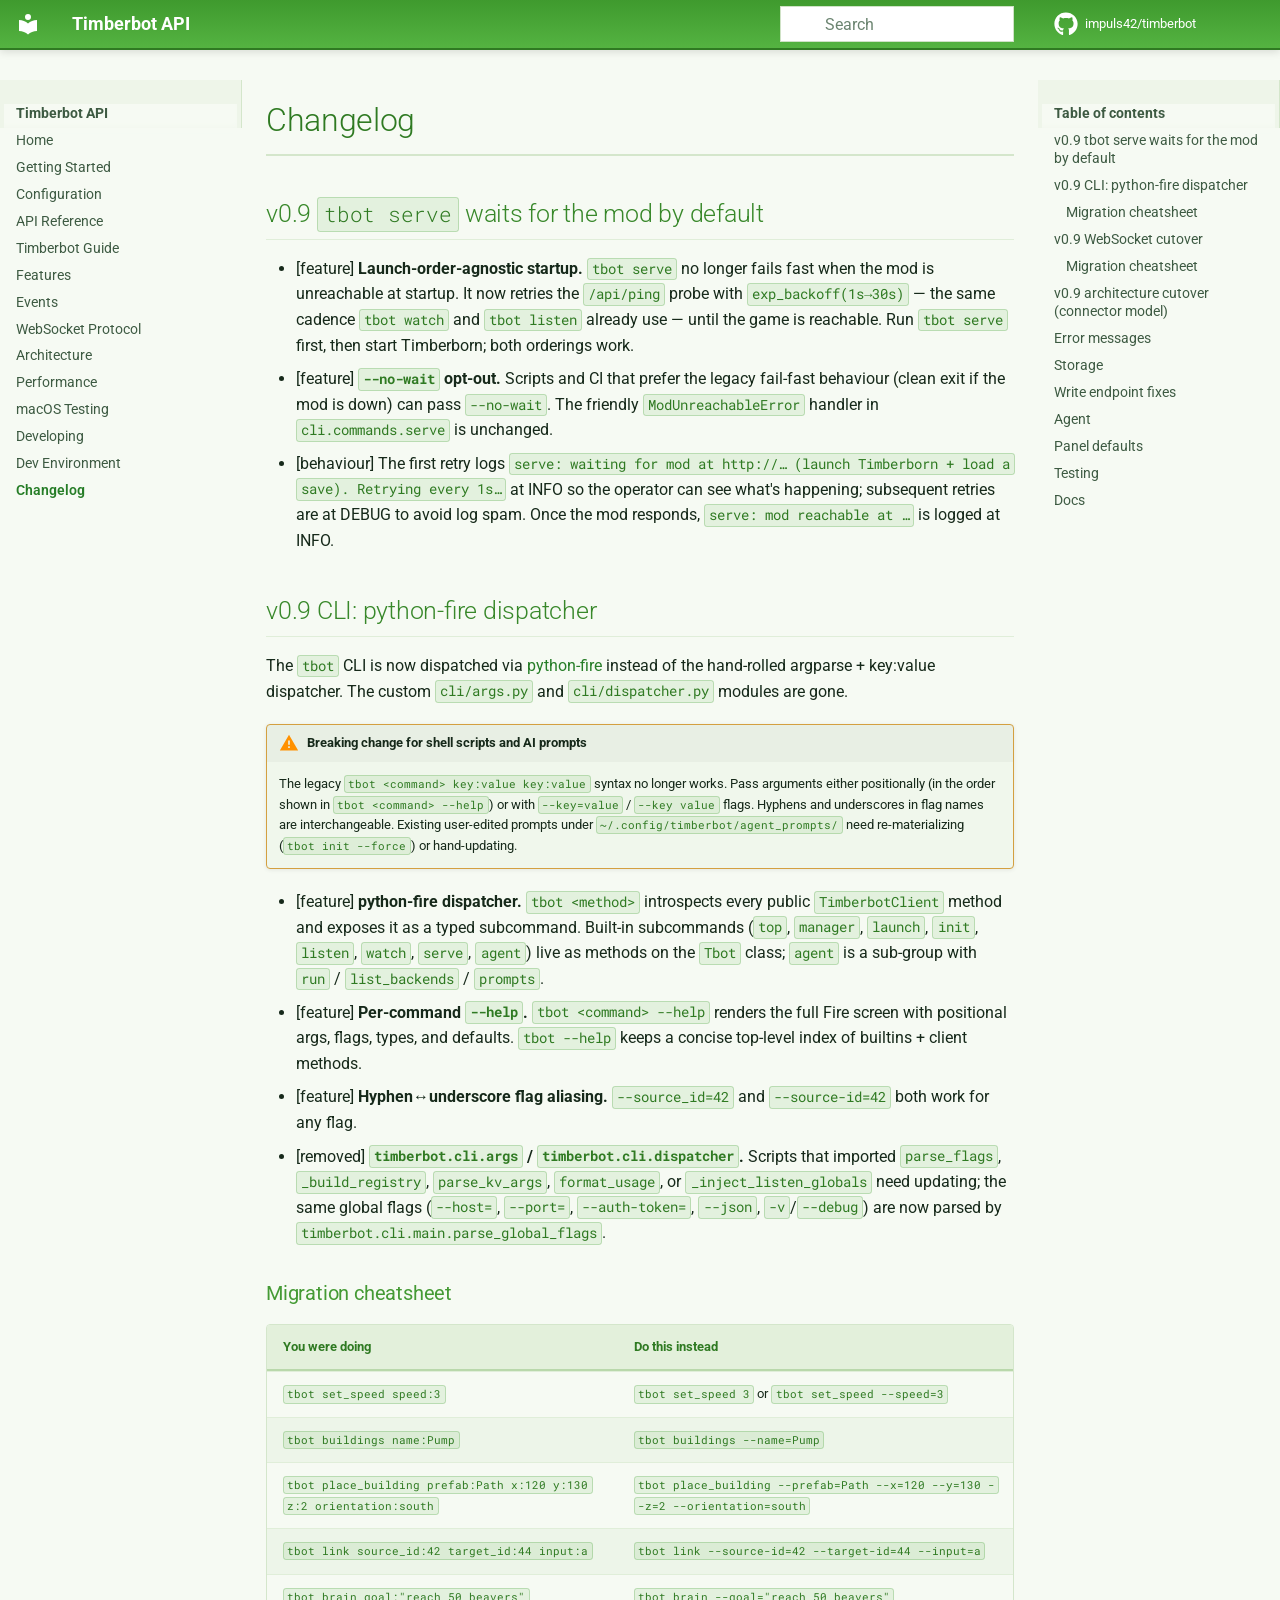
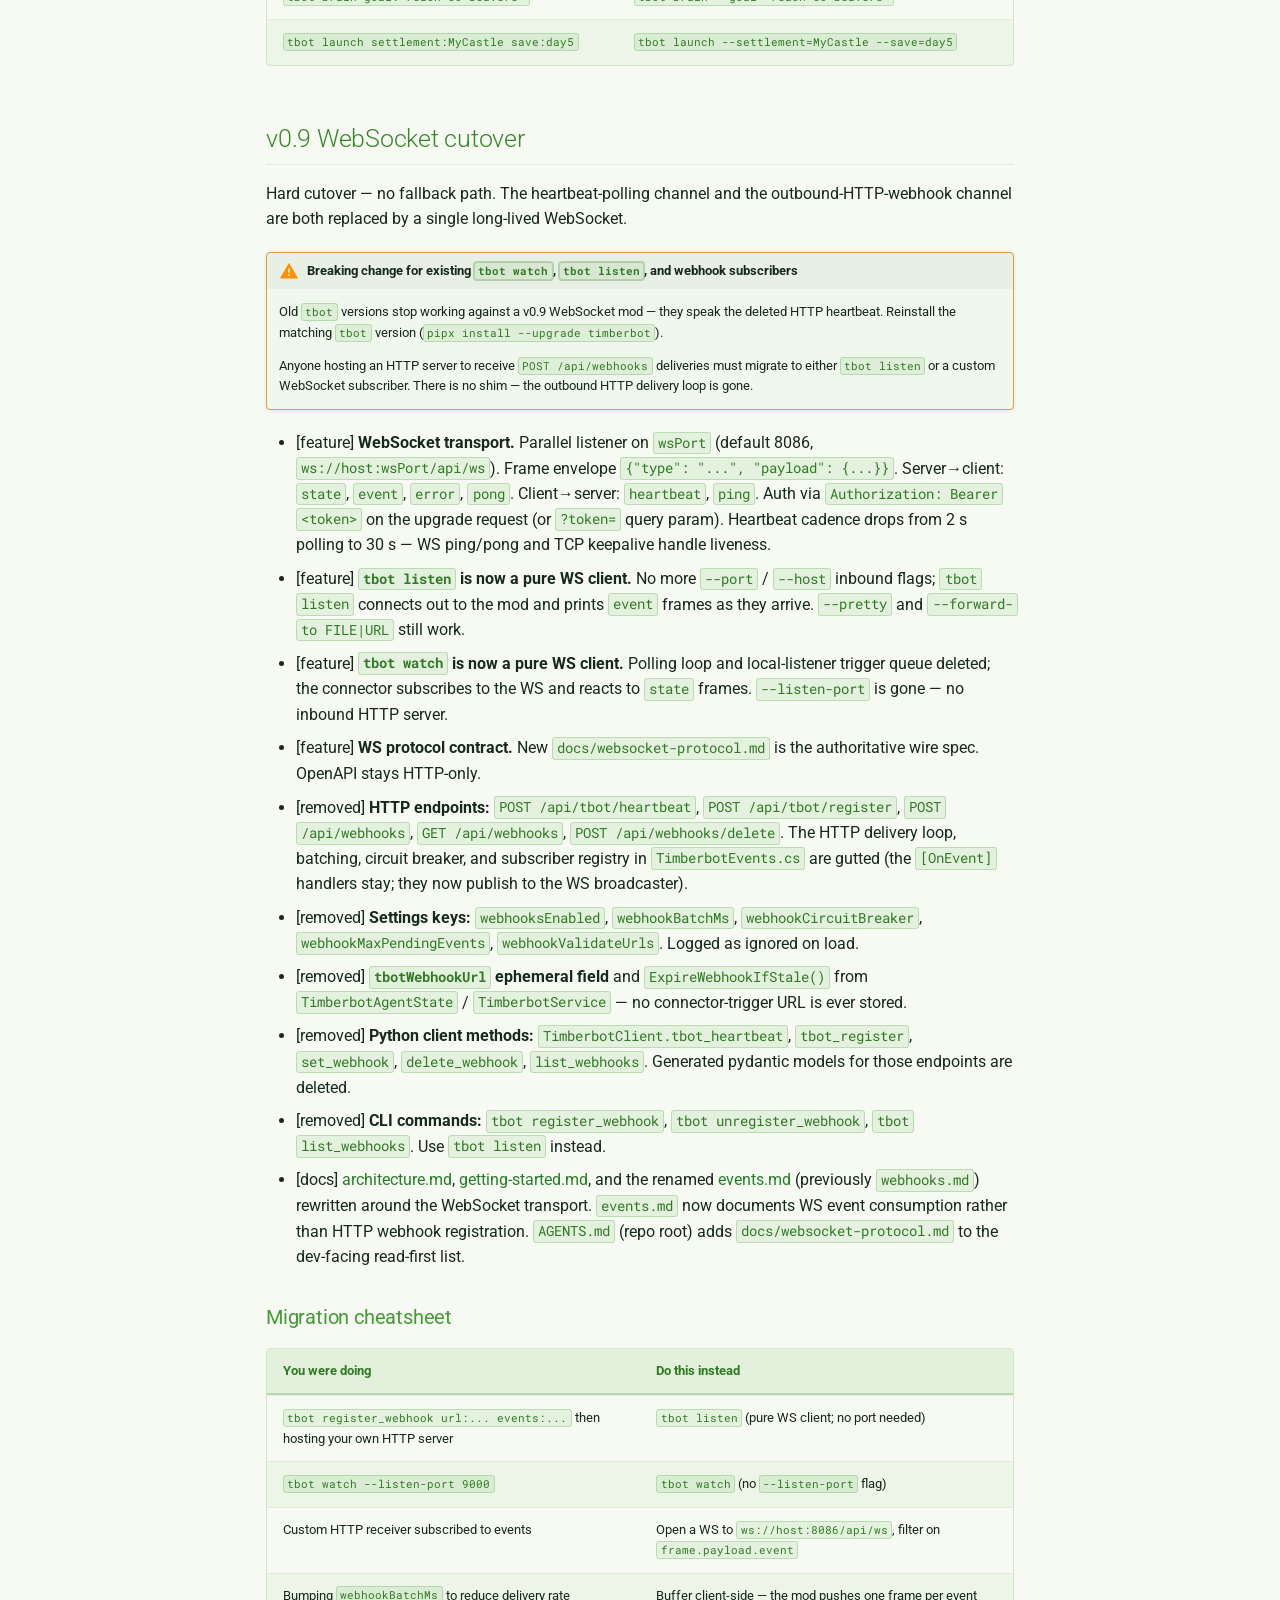
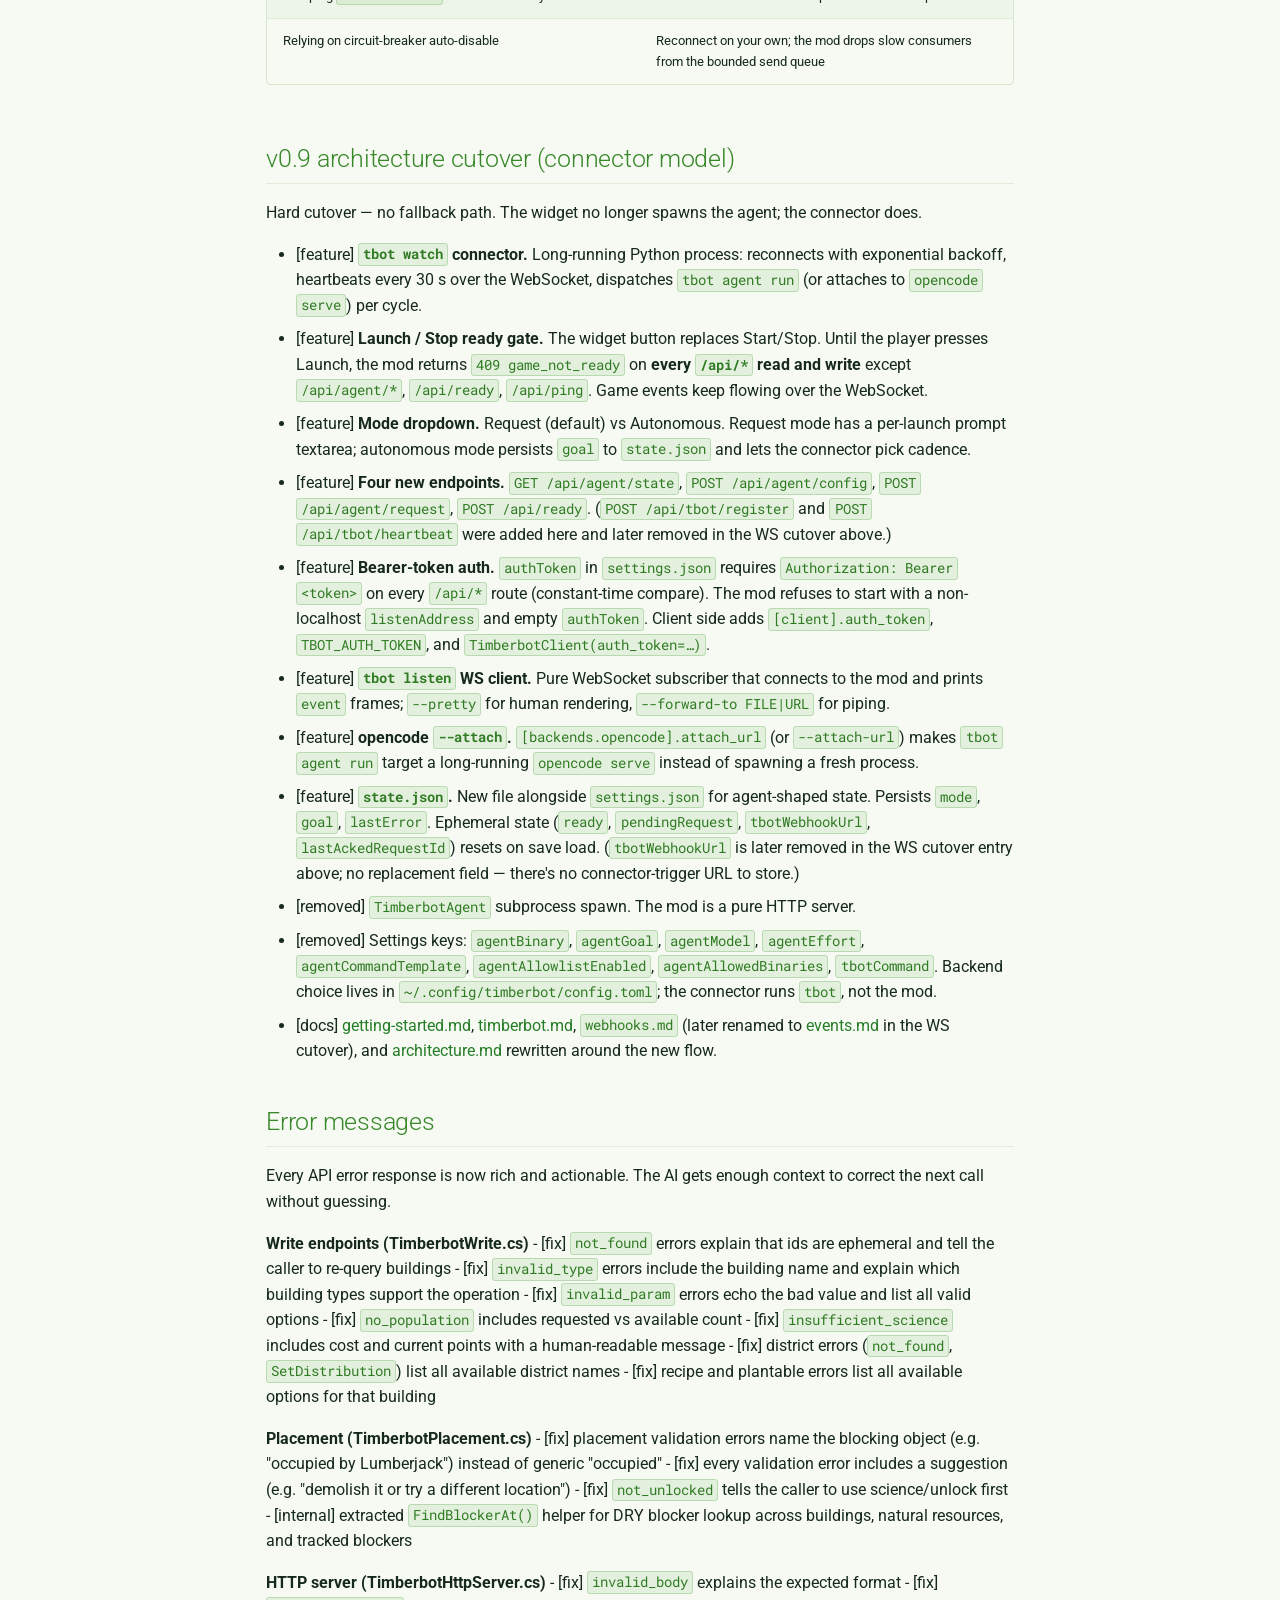
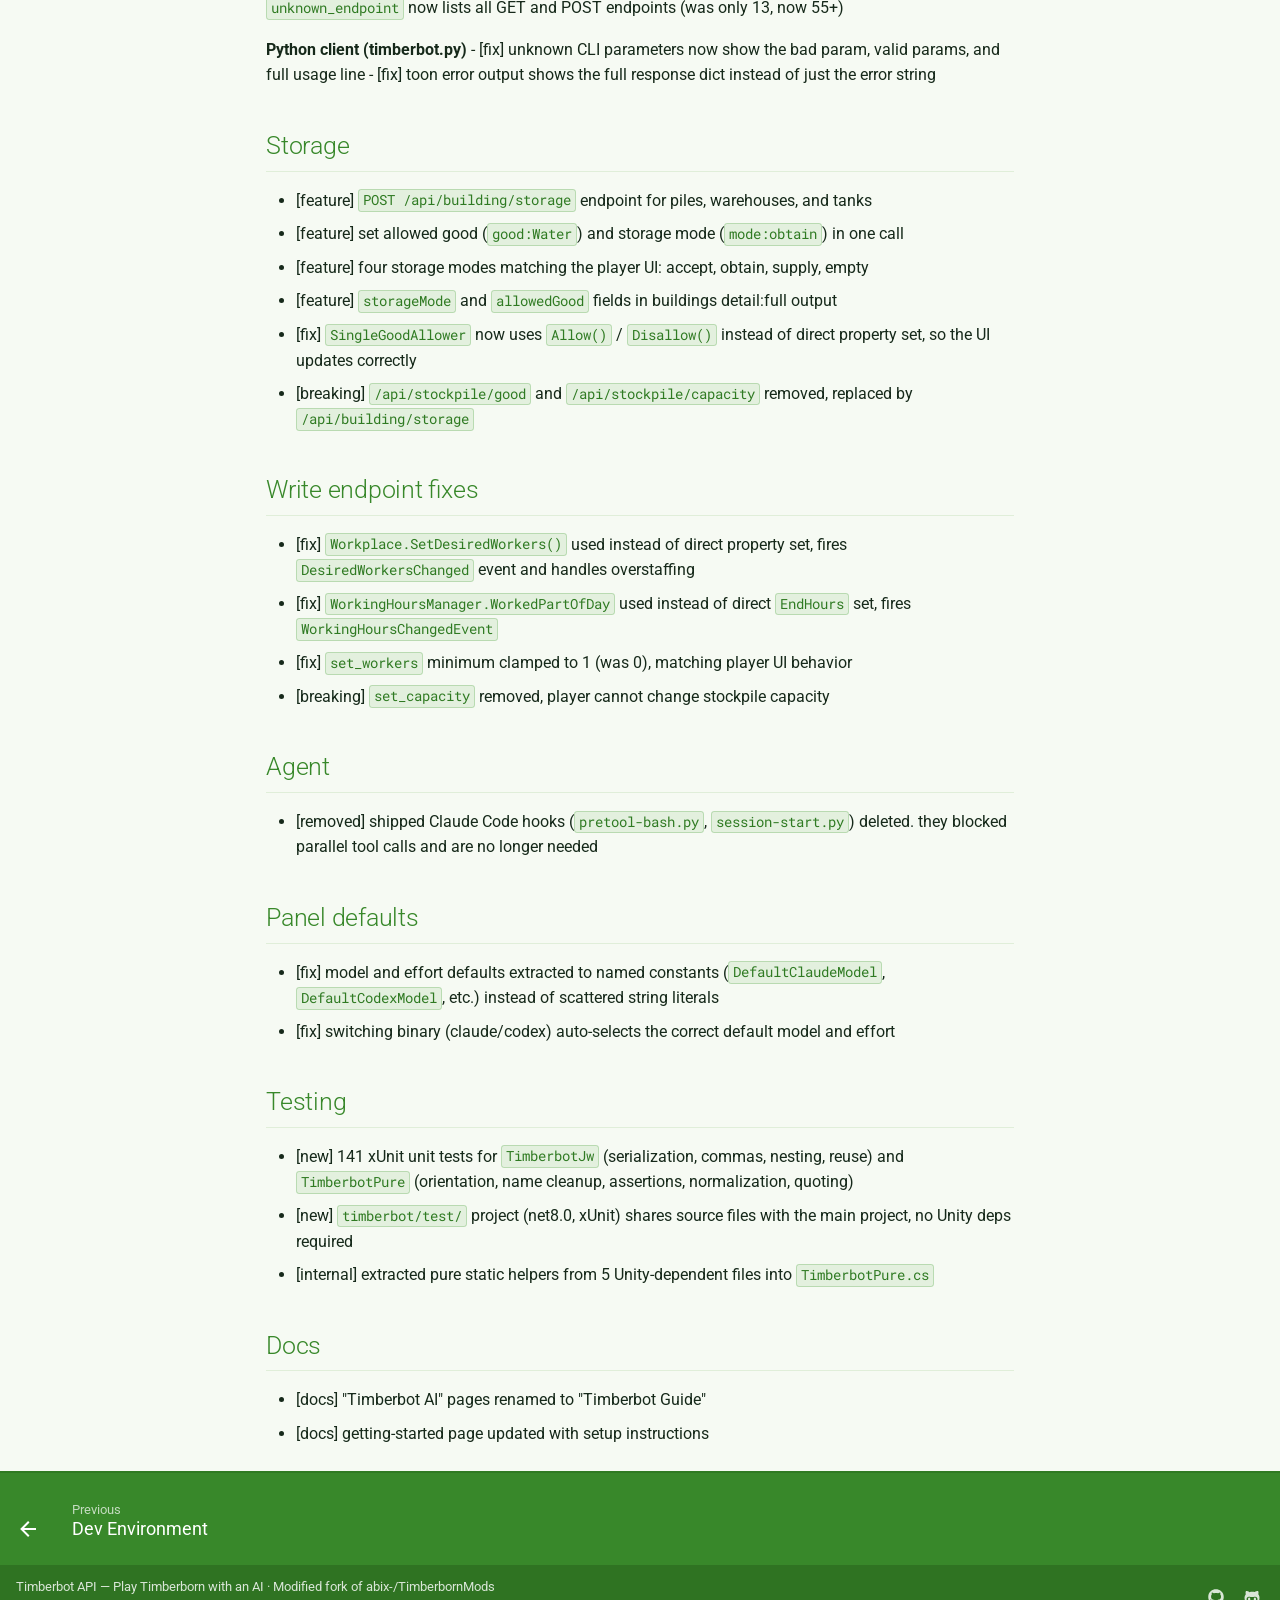
<file: unreleased/index.html>
<!doctype html>
<html lang="en" class="no-js">
  <head>
    
      <meta charset="utf-8">
      <meta name="viewport" content="width=device-width,initial-scale=1">
      
        <meta name="description" content="Full read/write HTTP API for controlling Timberborn with AI (modified fork of abix-/TimberbornMods)">
      
      
      
        <link rel="canonical" href="https://impuls42.github.io/timberbot/unreleased/">
      
      
        <link rel="prev" href="../devenv/">
      
      
      
        
      
      
      <link rel="icon" href="../assets/images/favicon.png">
      <meta name="generator" content="mkdocs-1.6.1, mkdocs-material-9.7.7">
    
    
      
        <title>Changelog - Timberbot API</title>
      
    
    
      <link rel="stylesheet" href="../assets/stylesheets/main.ec1eaa64.min.css">
      
        
        <link rel="stylesheet" href="../assets/stylesheets/palette.ab4e12ef.min.css">
      
      


    
    
      
    
    
      
        
        
        <link rel="preconnect" href="https://fonts.gstatic.com" crossorigin>
        <link rel="stylesheet" href="https://fonts.googleapis.com/css?family=Roboto:300,300i,400,400i,700,700i%7CRoboto+Mono:400,400i,700,700i&display=fallback">
        <style>:root{--md-text-font:"Roboto";--md-code-font:"Roboto Mono"}</style>
      
    
    
      <link rel="stylesheet" href="../stylesheets/extra.css">
    
    <script>__md_scope=new URL("..",location),__md_hash=e=>[...e].reduce(((e,_)=>(e<<5)-e+_.charCodeAt(0)),0),__md_get=(e,_=localStorage,t=__md_scope)=>JSON.parse(_.getItem(t.pathname+"."+e)),__md_set=(e,_,t=localStorage,a=__md_scope)=>{try{t.setItem(a.pathname+"."+e,JSON.stringify(_))}catch(e){}}</script>
    
      

    
    
  </head>
  
  
    
    
    
    
    
    <body dir="ltr" data-md-color-scheme="default" data-md-color-primary="custom" data-md-color-accent="custom">
  
    
    <input class="md-toggle" data-md-toggle="drawer" type="checkbox" id="__drawer" autocomplete="off">
    <input class="md-toggle" data-md-toggle="search" type="checkbox" id="__search" autocomplete="off">
    <label class="md-overlay" for="__drawer"></label>
    <div data-md-component="skip">
      
        
        <a href="#v09-tbot-serve-waits-for-the-mod-by-default" class="md-skip">
          Skip to content
        </a>
      
    </div>
    <div data-md-component="announce">
      
    </div>
    
    
      

  

<header class="md-header md-header--shadow" data-md-component="header">
  <nav class="md-header__inner md-grid" aria-label="Header">
    <a href=".." title="Timberbot API" class="md-header__button md-logo" aria-label="Timberbot API" data-md-component="logo">
      
  
  <svg xmlns="http://www.w3.org/2000/svg" viewBox="0 0 24 24"><path d="M12 8a3 3 0 0 0 3-3 3 3 0 0 0-3-3 3 3 0 0 0-3 3 3 3 0 0 0 3 3m0 3.54C9.64 9.35 6.5 8 3 8v11c3.5 0 6.64 1.35 9 3.54 2.36-2.19 5.5-3.54 9-3.54V8c-3.5 0-6.64 1.35-9 3.54"/></svg>

    </a>
    <label class="md-header__button md-icon" for="__drawer">
      
      <svg xmlns="http://www.w3.org/2000/svg" viewBox="0 0 24 24"><path d="M3 6h18v2H3zm0 5h18v2H3zm0 5h18v2H3z"/></svg>
    </label>
    <div class="md-header__title" data-md-component="header-title">
      <div class="md-header__ellipsis">
        <div class="md-header__topic">
          <span class="md-ellipsis">
            Timberbot API
          </span>
        </div>
        <div class="md-header__topic" data-md-component="header-topic">
          <span class="md-ellipsis">
            
              Changelog
            
          </span>
        </div>
      </div>
    </div>
    
      
    
    
    
    
      
      
        <label class="md-header__button md-icon" for="__search">
          
          <svg xmlns="http://www.w3.org/2000/svg" viewBox="0 0 24 24"><path d="M9.5 3A6.5 6.5 0 0 1 16 9.5c0 1.61-.59 3.09-1.56 4.23l.27.27h.79l5 5-1.5 1.5-5-5v-.79l-.27-.27A6.52 6.52 0 0 1 9.5 16 6.5 6.5 0 0 1 3 9.5 6.5 6.5 0 0 1 9.5 3m0 2C7 5 5 7 5 9.5S7 14 9.5 14 14 12 14 9.5 12 5 9.5 5"/></svg>
        </label>
        <div class="md-search" data-md-component="search" role="dialog">
  <label class="md-search__overlay" for="__search"></label>
  <div class="md-search__inner" role="search">
    <form class="md-search__form" name="search">
      <input type="text" class="md-search__input" name="query" aria-label="Search" placeholder="Search" autocapitalize="off" autocorrect="off" autocomplete="off" spellcheck="false" data-md-component="search-query" required>
      <label class="md-search__icon md-icon" for="__search">
        
        <svg xmlns="http://www.w3.org/2000/svg" viewBox="0 0 24 24"><path d="M9.5 3A6.5 6.5 0 0 1 16 9.5c0 1.61-.59 3.09-1.56 4.23l.27.27h.79l5 5-1.5 1.5-5-5v-.79l-.27-.27A6.52 6.52 0 0 1 9.5 16 6.5 6.5 0 0 1 3 9.5 6.5 6.5 0 0 1 9.5 3m0 2C7 5 5 7 5 9.5S7 14 9.5 14 14 12 14 9.5 12 5 9.5 5"/></svg>
        
        <svg xmlns="http://www.w3.org/2000/svg" viewBox="0 0 24 24"><path d="M20 11v2H8l5.5 5.5-1.42 1.42L4.16 12l7.92-7.92L13.5 5.5 8 11z"/></svg>
      </label>
      <nav class="md-search__options" aria-label="Search">
        
        <button type="reset" class="md-search__icon md-icon" title="Clear" aria-label="Clear" tabindex="-1">
          
          <svg xmlns="http://www.w3.org/2000/svg" viewBox="0 0 24 24"><path d="M19 6.41 17.59 5 12 10.59 6.41 5 5 6.41 10.59 12 5 17.59 6.41 19 12 13.41 17.59 19 19 17.59 13.41 12z"/></svg>
        </button>
      </nav>
      
        <div class="md-search__suggest" data-md-component="search-suggest"></div>
      
    </form>
    <div class="md-search__output">
      <div class="md-search__scrollwrap" tabindex="0" data-md-scrollfix>
        <div class="md-search-result" data-md-component="search-result">
          <div class="md-search-result__meta">
            Initializing search
          </div>
          <ol class="md-search-result__list" role="presentation"></ol>
        </div>
      </div>
    </div>
  </div>
</div>
      
    
    
      <div class="md-header__source">
        <a href="https://github.com/impuls42/timberbot" title="Go to repository" class="md-source" data-md-component="source">
  <div class="md-source__icon md-icon">
    
    <svg xmlns="http://www.w3.org/2000/svg" viewBox="0 0 512 512"><!--! Font Awesome Free 7.1.0 by @fontawesome - https://fontawesome.com License - https://fontawesome.com/license/free (Icons: CC BY 4.0, Fonts: SIL OFL 1.1, Code: MIT License) Copyright 2025 Fonticons, Inc.--><path d="M173.9 397.4c0 2-2.3 3.6-5.2 3.6-3.3.3-5.6-1.3-5.6-3.6 0-2 2.3-3.6 5.2-3.6 3-.3 5.6 1.3 5.6 3.6m-31.1-4.5c-.7 2 1.3 4.3 4.3 4.9 2.6 1 5.6 0 6.2-2s-1.3-4.3-4.3-5.2c-2.6-.7-5.5.3-6.2 2.3m44.2-1.7c-2.9.7-4.9 2.6-4.6 4.9.3 2 2.9 3.3 5.9 2.6 2.9-.7 4.9-2.6 4.6-4.6-.3-1.9-3-3.2-5.9-2.9M252.8 8C114.1 8 8 113.3 8 252c0 110.9 69.8 205.8 169.5 239.2 12.8 2.3 17.3-5.6 17.3-12.1 0-6.2-.3-40.4-.3-61.4 0 0-70 15-84.7-29.8 0 0-11.4-29.1-27.8-36.6 0 0-22.9-15.7 1.6-15.4 0 0 24.9 2 38.6 25.8 21.9 38.6 58.6 27.5 72.9 20.9 2.3-16 8.8-27.1 16-33.7-55.9-6.2-112.3-14.3-112.3-110.5 0-27.5 7.6-41.3 23.6-58.9-2.6-6.5-11.1-33.3 2.6-67.9 20.9-6.5 69 27 69 27 20-5.6 41.5-8.5 62.8-8.5s42.8 2.9 62.8 8.5c0 0 48.1-33.6 69-27 13.7 34.7 5.2 61.4 2.6 67.9 16 17.7 25.8 31.5 25.8 58.9 0 96.5-58.9 104.2-114.8 110.5 9.2 7.9 17 22.9 17 46.4 0 33.7-.3 75.4-.3 83.6 0 6.5 4.6 14.4 17.3 12.1C436.2 457.8 504 362.9 504 252 504 113.3 391.5 8 252.8 8M105.2 352.9c-1.3 1-1 3.3.7 5.2 1.6 1.6 3.9 2.3 5.2 1 1.3-1 1-3.3-.7-5.2-1.6-1.6-3.9-2.3-5.2-1m-10.8-8.1c-.7 1.3.3 2.9 2.3 3.9 1.6 1 3.6.7 4.3-.7.7-1.3-.3-2.9-2.3-3.9-2-.6-3.6-.3-4.3.7m32.4 35.6c-1.6 1.3-1 4.3 1.3 6.2 2.3 2.3 5.2 2.6 6.5 1 1.3-1.3.7-4.3-1.3-6.2-2.2-2.3-5.2-2.6-6.5-1m-11.4-14.7c-1.6 1-1.6 3.6 0 5.9s4.3 3.3 5.6 2.3c1.6-1.3 1.6-3.9 0-6.2-1.4-2.3-4-3.3-5.6-2"/></svg>
  </div>
  <div class="md-source__repository">
    impuls42/timberbot
  </div>
</a>
      </div>
    
  </nav>
  
</header>
    
    <div class="md-container" data-md-component="container">
      
      
        
          
        
      
      <main class="md-main" data-md-component="main">
        <div class="md-main__inner md-grid">
          
            
              
              <div class="md-sidebar md-sidebar--primary" data-md-component="sidebar" data-md-type="navigation" >
                <div class="md-sidebar__scrollwrap">
                  <div class="md-sidebar__inner">
                    



<nav class="md-nav md-nav--primary" aria-label="Navigation" data-md-level="0">
  <label class="md-nav__title" for="__drawer">
    <a href=".." title="Timberbot API" class="md-nav__button md-logo" aria-label="Timberbot API" data-md-component="logo">
      
  
  <svg xmlns="http://www.w3.org/2000/svg" viewBox="0 0 24 24"><path d="M12 8a3 3 0 0 0 3-3 3 3 0 0 0-3-3 3 3 0 0 0-3 3 3 3 0 0 0 3 3m0 3.54C9.64 9.35 6.5 8 3 8v11c3.5 0 6.64 1.35 9 3.54 2.36-2.19 5.5-3.54 9-3.54V8c-3.5 0-6.64 1.35-9 3.54"/></svg>

    </a>
    Timberbot API
  </label>
  
    <div class="md-nav__source">
      <a href="https://github.com/impuls42/timberbot" title="Go to repository" class="md-source" data-md-component="source">
  <div class="md-source__icon md-icon">
    
    <svg xmlns="http://www.w3.org/2000/svg" viewBox="0 0 512 512"><!--! Font Awesome Free 7.1.0 by @fontawesome - https://fontawesome.com License - https://fontawesome.com/license/free (Icons: CC BY 4.0, Fonts: SIL OFL 1.1, Code: MIT License) Copyright 2025 Fonticons, Inc.--><path d="M173.9 397.4c0 2-2.3 3.6-5.2 3.6-3.3.3-5.6-1.3-5.6-3.6 0-2 2.3-3.6 5.2-3.6 3-.3 5.6 1.3 5.6 3.6m-31.1-4.5c-.7 2 1.3 4.3 4.3 4.9 2.6 1 5.6 0 6.2-2s-1.3-4.3-4.3-5.2c-2.6-.7-5.5.3-6.2 2.3m44.2-1.7c-2.9.7-4.9 2.6-4.6 4.9.3 2 2.9 3.3 5.9 2.6 2.9-.7 4.9-2.6 4.6-4.6-.3-1.9-3-3.2-5.9-2.9M252.8 8C114.1 8 8 113.3 8 252c0 110.9 69.8 205.8 169.5 239.2 12.8 2.3 17.3-5.6 17.3-12.1 0-6.2-.3-40.4-.3-61.4 0 0-70 15-84.7-29.8 0 0-11.4-29.1-27.8-36.6 0 0-22.9-15.7 1.6-15.4 0 0 24.9 2 38.6 25.8 21.9 38.6 58.6 27.5 72.9 20.9 2.3-16 8.8-27.1 16-33.7-55.9-6.2-112.3-14.3-112.3-110.5 0-27.5 7.6-41.3 23.6-58.9-2.6-6.5-11.1-33.3 2.6-67.9 20.9-6.5 69 27 69 27 20-5.6 41.5-8.5 62.8-8.5s42.8 2.9 62.8 8.5c0 0 48.1-33.6 69-27 13.7 34.7 5.2 61.4 2.6 67.9 16 17.7 25.8 31.5 25.8 58.9 0 96.5-58.9 104.2-114.8 110.5 9.2 7.9 17 22.9 17 46.4 0 33.7-.3 75.4-.3 83.6 0 6.5 4.6 14.4 17.3 12.1C436.2 457.8 504 362.9 504 252 504 113.3 391.5 8 252.8 8M105.2 352.9c-1.3 1-1 3.3.7 5.2 1.6 1.6 3.9 2.3 5.2 1 1.3-1 1-3.3-.7-5.2-1.6-1.6-3.9-2.3-5.2-1m-10.8-8.1c-.7 1.3.3 2.9 2.3 3.9 1.6 1 3.6.7 4.3-.7.7-1.3-.3-2.9-2.3-3.9-2-.6-3.6-.3-4.3.7m32.4 35.6c-1.6 1.3-1 4.3 1.3 6.2 2.3 2.3 5.2 2.6 6.5 1 1.3-1.3.7-4.3-1.3-6.2-2.2-2.3-5.2-2.6-6.5-1m-11.4-14.7c-1.6 1-1.6 3.6 0 5.9s4.3 3.3 5.6 2.3c1.6-1.3 1.6-3.9 0-6.2-1.4-2.3-4-3.3-5.6-2"/></svg>
  </div>
  <div class="md-source__repository">
    impuls42/timberbot
  </div>
</a>
    </div>
  
  <ul class="md-nav__list" data-md-scrollfix>
    
      
      
  
  
  
  
    <li class="md-nav__item">
      <a href=".." class="md-nav__link">
        
  
  
  <span class="md-ellipsis">
    
  
    Home
  

    
  </span>
  
  

      </a>
    </li>
  

    
      
      
  
  
  
  
    <li class="md-nav__item">
      <a href="../getting-started/" class="md-nav__link">
        
  
  
  <span class="md-ellipsis">
    
  
    Getting Started
  

    
  </span>
  
  

      </a>
    </li>
  

    
      
      
  
  
  
  
    <li class="md-nav__item">
      <a href="../configuration/" class="md-nav__link">
        
  
  
  <span class="md-ellipsis">
    
  
    Configuration
  

    
  </span>
  
  

      </a>
    </li>
  

    
      
      
  
  
  
  
    <li class="md-nav__item">
      <a href="../api-reference/" class="md-nav__link">
        
  
  
  <span class="md-ellipsis">
    
  
    API Reference
  

    
  </span>
  
  

      </a>
    </li>
  

    
      
      
  
  
  
  
    <li class="md-nav__item">
      <a href="../timberbot/" class="md-nav__link">
        
  
  
  <span class="md-ellipsis">
    
  
    Timberbot Guide
  

    
  </span>
  
  

      </a>
    </li>
  

    
      
      
  
  
  
  
    <li class="md-nav__item">
      <a href="../features/" class="md-nav__link">
        
  
  
  <span class="md-ellipsis">
    
  
    Features
  

    
  </span>
  
  

      </a>
    </li>
  

    
      
      
  
  
  
  
    <li class="md-nav__item">
      <a href="../events/" class="md-nav__link">
        
  
  
  <span class="md-ellipsis">
    
  
    Events
  

    
  </span>
  
  

      </a>
    </li>
  

    
      
      
  
  
  
  
    <li class="md-nav__item">
      <a href="../websocket-protocol/" class="md-nav__link">
        
  
  
  <span class="md-ellipsis">
    
  
    WebSocket Protocol
  

    
  </span>
  
  

      </a>
    </li>
  

    
      
      
  
  
  
  
    <li class="md-nav__item">
      <a href="../architecture/" class="md-nav__link">
        
  
  
  <span class="md-ellipsis">
    
  
    Architecture
  

    
  </span>
  
  

      </a>
    </li>
  

    
      
      
  
  
  
  
    <li class="md-nav__item">
      <a href="../performance/" class="md-nav__link">
        
  
  
  <span class="md-ellipsis">
    
  
    Performance
  

    
  </span>
  
  

      </a>
    </li>
  

    
      
      
  
  
  
  
    <li class="md-nav__item">
      <a href="../macos-testing/" class="md-nav__link">
        
  
  
  <span class="md-ellipsis">
    
  
    macOS Testing
  

    
  </span>
  
  

      </a>
    </li>
  

    
      
      
  
  
  
  
    <li class="md-nav__item">
      <a href="../developing/" class="md-nav__link">
        
  
  
  <span class="md-ellipsis">
    
  
    Developing
  

    
  </span>
  
  

      </a>
    </li>
  

    
      
      
  
  
  
  
    <li class="md-nav__item">
      <a href="../devenv/" class="md-nav__link">
        
  
  
  <span class="md-ellipsis">
    
  
    Dev Environment
  

    
  </span>
  
  

      </a>
    </li>
  

    
      
      
  
  
    
  
  
  
    <li class="md-nav__item md-nav__item--active">
      
      <input class="md-nav__toggle md-toggle" type="checkbox" id="__toc">
      
      
      
        <label class="md-nav__link md-nav__link--active" for="__toc">
          
  
  
  <span class="md-ellipsis">
    
  
    Changelog
  

    
  </span>
  
  

          <span class="md-nav__icon md-icon"></span>
        </label>
      
      <a href="./" class="md-nav__link md-nav__link--active">
        
  
  
  <span class="md-ellipsis">
    
  
    Changelog
  

    
  </span>
  
  

      </a>
      
        

<nav class="md-nav md-nav--secondary" aria-label="Table of contents">
  
  
  
  
    <label class="md-nav__title" for="__toc">
      <span class="md-nav__icon md-icon"></span>
      Table of contents
    </label>
    <ul class="md-nav__list" data-md-component="toc" data-md-scrollfix>
      
        <li class="md-nav__item">
  <a href="#v09-tbot-serve-waits-for-the-mod-by-default" class="md-nav__link">
    <span class="md-ellipsis">
      
        v0.9 tbot serve waits for the mod by default
      
    </span>
  </a>
  
</li>
      
        <li class="md-nav__item">
  <a href="#v09-cli-python-fire-dispatcher" class="md-nav__link">
    <span class="md-ellipsis">
      
        v0.9 CLI: python-fire dispatcher
      
    </span>
  </a>
  
    <nav class="md-nav" aria-label="v0.9 CLI: python-fire dispatcher">
      <ul class="md-nav__list">
        
          <li class="md-nav__item">
  <a href="#migration-cheatsheet" class="md-nav__link">
    <span class="md-ellipsis">
      
        Migration cheatsheet
      
    </span>
  </a>
  
</li>
        
      </ul>
    </nav>
  
</li>
      
        <li class="md-nav__item">
  <a href="#v09-websocket-cutover" class="md-nav__link">
    <span class="md-ellipsis">
      
        v0.9 WebSocket cutover
      
    </span>
  </a>
  
    <nav class="md-nav" aria-label="v0.9 WebSocket cutover">
      <ul class="md-nav__list">
        
          <li class="md-nav__item">
  <a href="#migration-cheatsheet_1" class="md-nav__link">
    <span class="md-ellipsis">
      
        Migration cheatsheet
      
    </span>
  </a>
  
</li>
        
      </ul>
    </nav>
  
</li>
      
        <li class="md-nav__item">
  <a href="#v09-architecture-cutover-connector-model" class="md-nav__link">
    <span class="md-ellipsis">
      
        v0.9 architecture cutover (connector model)
      
    </span>
  </a>
  
</li>
      
        <li class="md-nav__item">
  <a href="#error-messages" class="md-nav__link">
    <span class="md-ellipsis">
      
        Error messages
      
    </span>
  </a>
  
</li>
      
        <li class="md-nav__item">
  <a href="#storage" class="md-nav__link">
    <span class="md-ellipsis">
      
        Storage
      
    </span>
  </a>
  
</li>
      
        <li class="md-nav__item">
  <a href="#write-endpoint-fixes" class="md-nav__link">
    <span class="md-ellipsis">
      
        Write endpoint fixes
      
    </span>
  </a>
  
</li>
      
        <li class="md-nav__item">
  <a href="#agent" class="md-nav__link">
    <span class="md-ellipsis">
      
        Agent
      
    </span>
  </a>
  
</li>
      
        <li class="md-nav__item">
  <a href="#panel-defaults" class="md-nav__link">
    <span class="md-ellipsis">
      
        Panel defaults
      
    </span>
  </a>
  
</li>
      
        <li class="md-nav__item">
  <a href="#testing" class="md-nav__link">
    <span class="md-ellipsis">
      
        Testing
      
    </span>
  </a>
  
</li>
      
        <li class="md-nav__item">
  <a href="#docs" class="md-nav__link">
    <span class="md-ellipsis">
      
        Docs
      
    </span>
  </a>
  
</li>
      
    </ul>
  
</nav>
      
    </li>
  

    
  </ul>
</nav>
                  </div>
                </div>
              </div>
            
            
              
              <div class="md-sidebar md-sidebar--secondary" data-md-component="sidebar" data-md-type="toc" >
                <div class="md-sidebar__scrollwrap">
                  <div class="md-sidebar__inner">
                    

<nav class="md-nav md-nav--secondary" aria-label="Table of contents">
  
  
  
  
    <label class="md-nav__title" for="__toc">
      <span class="md-nav__icon md-icon"></span>
      Table of contents
    </label>
    <ul class="md-nav__list" data-md-component="toc" data-md-scrollfix>
      
        <li class="md-nav__item">
  <a href="#v09-tbot-serve-waits-for-the-mod-by-default" class="md-nav__link">
    <span class="md-ellipsis">
      
        v0.9 tbot serve waits for the mod by default
      
    </span>
  </a>
  
</li>
      
        <li class="md-nav__item">
  <a href="#v09-cli-python-fire-dispatcher" class="md-nav__link">
    <span class="md-ellipsis">
      
        v0.9 CLI: python-fire dispatcher
      
    </span>
  </a>
  
    <nav class="md-nav" aria-label="v0.9 CLI: python-fire dispatcher">
      <ul class="md-nav__list">
        
          <li class="md-nav__item">
  <a href="#migration-cheatsheet" class="md-nav__link">
    <span class="md-ellipsis">
      
        Migration cheatsheet
      
    </span>
  </a>
  
</li>
        
      </ul>
    </nav>
  
</li>
      
        <li class="md-nav__item">
  <a href="#v09-websocket-cutover" class="md-nav__link">
    <span class="md-ellipsis">
      
        v0.9 WebSocket cutover
      
    </span>
  </a>
  
    <nav class="md-nav" aria-label="v0.9 WebSocket cutover">
      <ul class="md-nav__list">
        
          <li class="md-nav__item">
  <a href="#migration-cheatsheet_1" class="md-nav__link">
    <span class="md-ellipsis">
      
        Migration cheatsheet
      
    </span>
  </a>
  
</li>
        
      </ul>
    </nav>
  
</li>
      
        <li class="md-nav__item">
  <a href="#v09-architecture-cutover-connector-model" class="md-nav__link">
    <span class="md-ellipsis">
      
        v0.9 architecture cutover (connector model)
      
    </span>
  </a>
  
</li>
      
        <li class="md-nav__item">
  <a href="#error-messages" class="md-nav__link">
    <span class="md-ellipsis">
      
        Error messages
      
    </span>
  </a>
  
</li>
      
        <li class="md-nav__item">
  <a href="#storage" class="md-nav__link">
    <span class="md-ellipsis">
      
        Storage
      
    </span>
  </a>
  
</li>
      
        <li class="md-nav__item">
  <a href="#write-endpoint-fixes" class="md-nav__link">
    <span class="md-ellipsis">
      
        Write endpoint fixes
      
    </span>
  </a>
  
</li>
      
        <li class="md-nav__item">
  <a href="#agent" class="md-nav__link">
    <span class="md-ellipsis">
      
        Agent
      
    </span>
  </a>
  
</li>
      
        <li class="md-nav__item">
  <a href="#panel-defaults" class="md-nav__link">
    <span class="md-ellipsis">
      
        Panel defaults
      
    </span>
  </a>
  
</li>
      
        <li class="md-nav__item">
  <a href="#testing" class="md-nav__link">
    <span class="md-ellipsis">
      
        Testing
      
    </span>
  </a>
  
</li>
      
        <li class="md-nav__item">
  <a href="#docs" class="md-nav__link">
    <span class="md-ellipsis">
      
        Docs
      
    </span>
  </a>
  
</li>
      
    </ul>
  
</nav>
                  </div>
                </div>
              </div>
            
          
          
            <div class="md-content" data-md-component="content">
              
              <article class="md-content__inner md-typeset">
                
                  


  
  


  <h1>Changelog</h1>

<h2 id="v09-tbot-serve-waits-for-the-mod-by-default">v0.9 <code>tbot serve</code> waits for the mod by default<a class="headerlink" href="#v09-tbot-serve-waits-for-the-mod-by-default" title="Permanent link">&para;</a></h2>
<ul>
<li>[feature] <strong>Launch-order-agnostic startup.</strong> <code>tbot serve</code> no longer fails fast when the mod is unreachable at startup. It now retries the <code>/api/ping</code> probe with <code>exp_backoff(1s→30s)</code> — the same cadence <code>tbot watch</code> and <code>tbot listen</code> already use — until the game is reachable. Run <code>tbot serve</code> first, then start Timberborn; both orderings work.</li>
<li>[feature] <strong><code>--no-wait</code> opt-out.</strong> Scripts and CI that prefer the legacy fail-fast behaviour (clean exit if the mod is down) can pass <code>--no-wait</code>. The friendly <code>ModUnreachableError</code> handler in <code>cli.commands.serve</code> is unchanged.</li>
<li>[behaviour] The first retry logs <code>serve: waiting for mod at http://… (launch Timberborn + load a save). Retrying every 1s…</code> at INFO so the operator can see what's happening; subsequent retries are at DEBUG to avoid log spam. Once the mod responds, <code>serve: mod reachable at …</code> is logged at INFO.</li>
</ul>
<h2 id="v09-cli-python-fire-dispatcher">v0.9 CLI: python-fire dispatcher<a class="headerlink" href="#v09-cli-python-fire-dispatcher" title="Permanent link">&para;</a></h2>
<p>The <code>tbot</code> CLI is now dispatched via <a href="https://github.com/google/python-fire">python-fire</a> instead of the hand-rolled argparse + key:value dispatcher. The custom <code>cli/args.py</code> and <code>cli/dispatcher.py</code> modules are gone.</p>
<div class="admonition warning">
<p class="admonition-title">Breaking change for shell scripts and AI prompts</p>
<p>The legacy <code>tbot &lt;command&gt; key:value key:value</code> syntax no longer works. Pass arguments either positionally (in the order shown in <code>tbot &lt;command&gt; --help</code>) or with <code>--key=value</code> / <code>--key value</code> flags. Hyphens and underscores in flag names are interchangeable. Existing user-edited prompts under <code>~/.config/timberbot/agent_prompts/</code> need re-materializing (<code>tbot init --force</code>) or hand-updating.</p>
</div>
<ul>
<li>[feature] <strong>python-fire dispatcher.</strong> <code>tbot &lt;method&gt;</code> introspects every public <code>TimberbotClient</code> method and exposes it as a typed subcommand. Built-in subcommands (<code>top</code>, <code>manager</code>, <code>launch</code>, <code>init</code>, <code>listen</code>, <code>watch</code>, <code>serve</code>, <code>agent</code>) live as methods on the <code>Tbot</code> class; <code>agent</code> is a sub-group with <code>run</code> / <code>list_backends</code> / <code>prompts</code>.</li>
<li>[feature] <strong>Per-command <code>--help</code>.</strong> <code>tbot &lt;command&gt; --help</code> renders the full Fire screen with positional args, flags, types, and defaults. <code>tbot --help</code> keeps a concise top-level index of builtins + client methods.</li>
<li>[feature] <strong>Hyphen↔underscore flag aliasing.</strong> <code>--source_id=42</code> and <code>--source-id=42</code> both work for any flag.</li>
<li>[removed] <strong><code>timberbot.cli.args</code> / <code>timberbot.cli.dispatcher</code>.</strong> Scripts that imported <code>parse_flags</code>, <code>_build_registry</code>, <code>parse_kv_args</code>, <code>format_usage</code>, or <code>_inject_listen_globals</code> need updating; the same global flags (<code>--host=</code>, <code>--port=</code>, <code>--auth-token=</code>, <code>--json</code>, <code>-v</code>/<code>--debug</code>) are now parsed by <code>timberbot.cli.main.parse_global_flags</code>.</li>
</ul>
<h3 id="migration-cheatsheet">Migration cheatsheet<a class="headerlink" href="#migration-cheatsheet" title="Permanent link">&para;</a></h3>
<table>
<thead>
<tr>
<th>You were doing</th>
<th>Do this instead</th>
</tr>
</thead>
<tbody>
<tr>
<td><code>tbot set_speed speed:3</code></td>
<td><code>tbot set_speed 3</code> or <code>tbot set_speed --speed=3</code></td>
</tr>
<tr>
<td><code>tbot buildings name:Pump</code></td>
<td><code>tbot buildings --name=Pump</code></td>
</tr>
<tr>
<td><code>tbot place_building prefab:Path x:120 y:130 z:2 orientation:south</code></td>
<td><code>tbot place_building --prefab=Path --x=120 --y=130 --z=2 --orientation=south</code></td>
</tr>
<tr>
<td><code>tbot link source_id:42 target_id:44 input:a</code></td>
<td><code>tbot link --source-id=42 --target-id=44 --input=a</code></td>
</tr>
<tr>
<td><code>tbot brain goal:"reach 50 beavers"</code></td>
<td><code>tbot brain --goal="reach 50 beavers"</code></td>
</tr>
<tr>
<td><code>tbot launch settlement:MyCastle save:day5</code></td>
<td><code>tbot launch --settlement=MyCastle --save=day5</code></td>
</tr>
</tbody>
</table>
<h2 id="v09-websocket-cutover">v0.9 WebSocket cutover<a class="headerlink" href="#v09-websocket-cutover" title="Permanent link">&para;</a></h2>
<p>Hard cutover — no fallback path. The heartbeat-polling channel and the outbound-HTTP-webhook channel are both replaced by a single long-lived WebSocket.</p>
<div class="admonition warning">
<p class="admonition-title">Breaking change for existing <code>tbot watch</code>, <code>tbot listen</code>, and webhook subscribers</p>
<p>Old <code>tbot</code> versions stop working against a v0.9 WebSocket mod — they speak the deleted HTTP heartbeat. Reinstall the matching <code>tbot</code> version (<code>pipx install --upgrade timberbot</code>).</p>
<p>Anyone hosting an HTTP server to receive <code>POST /api/webhooks</code> deliveries must migrate to either <code>tbot listen</code> or a custom WebSocket subscriber. There is no shim — the outbound HTTP delivery loop is gone.</p>
</div>
<ul>
<li>[feature] <strong>WebSocket transport.</strong> Parallel listener on <code>wsPort</code> (default 8086, <code>ws://host:wsPort/api/ws</code>). Frame envelope <code>{"type": "...", "payload": {...}}</code>. Server→client: <code>state</code>, <code>event</code>, <code>error</code>, <code>pong</code>. Client→server: <code>heartbeat</code>, <code>ping</code>. Auth via <code>Authorization: Bearer &lt;token&gt;</code> on the upgrade request (or <code>?token=</code> query param). Heartbeat cadence drops from 2 s polling to 30 s — WS ping/pong and TCP keepalive handle liveness.</li>
<li>[feature] <strong><code>tbot listen</code> is now a pure WS client.</strong> No more <code>--port</code> / <code>--host</code> inbound flags; <code>tbot listen</code> connects out to the mod and prints <code>event</code> frames as they arrive. <code>--pretty</code> and <code>--forward-to FILE|URL</code> still work.</li>
<li>[feature] <strong><code>tbot watch</code> is now a pure WS client.</strong> Polling loop and local-listener trigger queue deleted; the connector subscribes to the WS and reacts to <code>state</code> frames. <code>--listen-port</code> is gone — no inbound HTTP server.</li>
<li>[feature] <strong>WS protocol contract.</strong> New <code>docs/websocket-protocol.md</code> is the authoritative wire spec. OpenAPI stays HTTP-only.</li>
<li>[removed] <strong>HTTP endpoints:</strong> <code>POST /api/tbot/heartbeat</code>, <code>POST /api/tbot/register</code>, <code>POST /api/webhooks</code>, <code>GET /api/webhooks</code>, <code>POST /api/webhooks/delete</code>. The HTTP delivery loop, batching, circuit breaker, and subscriber registry in <code>TimberbotEvents.cs</code> are gutted (the <code>[OnEvent]</code> handlers stay; they now publish to the WS broadcaster).</li>
<li>[removed] <strong>Settings keys:</strong> <code>webhooksEnabled</code>, <code>webhookBatchMs</code>, <code>webhookCircuitBreaker</code>, <code>webhookMaxPendingEvents</code>, <code>webhookValidateUrls</code>. Logged as ignored on load.</li>
<li>[removed] <strong><code>tbotWebhookUrl</code> ephemeral field</strong> and <code>ExpireWebhookIfStale()</code> from <code>TimberbotAgentState</code> / <code>TimberbotService</code> — no connector-trigger URL is ever stored.</li>
<li>[removed] <strong>Python client methods:</strong> <code>TimberbotClient.tbot_heartbeat</code>, <code>tbot_register</code>, <code>set_webhook</code>, <code>delete_webhook</code>, <code>list_webhooks</code>. Generated pydantic models for those endpoints are deleted.</li>
<li>[removed] <strong>CLI commands:</strong> <code>tbot register_webhook</code>, <code>tbot unregister_webhook</code>, <code>tbot list_webhooks</code>. Use <code>tbot listen</code> instead.</li>
<li>[docs] <a href="../architecture/">architecture.md</a>, <a href="../getting-started/">getting-started.md</a>, and the renamed <a href="../events/">events.md</a> (previously <code>webhooks.md</code>) rewritten around the WebSocket transport. <code>events.md</code> now documents WS event consumption rather than HTTP webhook registration. <code>AGENTS.md</code> (repo root) adds <code>docs/websocket-protocol.md</code> to the dev-facing read-first list.</li>
</ul>
<h3 id="migration-cheatsheet_1">Migration cheatsheet<a class="headerlink" href="#migration-cheatsheet_1" title="Permanent link">&para;</a></h3>
<table>
<thead>
<tr>
<th>You were doing</th>
<th>Do this instead</th>
</tr>
</thead>
<tbody>
<tr>
<td><code>tbot register_webhook url:... events:...</code> then hosting your own HTTP server</td>
<td><code>tbot listen</code> (pure WS client; no port needed)</td>
</tr>
<tr>
<td><code>tbot watch --listen-port 9000</code></td>
<td><code>tbot watch</code> (no <code>--listen-port</code> flag)</td>
</tr>
<tr>
<td>Custom HTTP receiver subscribed to events</td>
<td>Open a WS to <code>ws://host:8086/api/ws</code>, filter on <code>frame.payload.event</code></td>
</tr>
<tr>
<td>Bumping <code>webhookBatchMs</code> to reduce delivery rate</td>
<td>Buffer client-side — the mod pushes one frame per event</td>
</tr>
<tr>
<td>Relying on circuit-breaker auto-disable</td>
<td>Reconnect on your own; the mod drops slow consumers from the bounded send queue</td>
</tr>
</tbody>
</table>
<h2 id="v09-architecture-cutover-connector-model">v0.9 architecture cutover (connector model)<a class="headerlink" href="#v09-architecture-cutover-connector-model" title="Permanent link">&para;</a></h2>
<p>Hard cutover — no fallback path. The widget no longer spawns the agent; the connector does.</p>
<ul>
<li>[feature] <strong><code>tbot watch</code> connector.</strong> Long-running Python process: reconnects with exponential backoff, heartbeats every 30 s over the WebSocket, dispatches <code>tbot agent run</code> (or attaches to <code>opencode serve</code>) per cycle.</li>
<li>[feature] <strong>Launch / Stop ready gate.</strong> The widget button replaces Start/Stop. Until the player presses Launch, the mod returns <code>409 game_not_ready</code> on <strong>every <code>/api/*</code> read and write</strong> except <code>/api/agent/*</code>, <code>/api/ready</code>, <code>/api/ping</code>. Game events keep flowing over the WebSocket.</li>
<li>[feature] <strong>Mode dropdown.</strong> Request (default) vs Autonomous. Request mode has a per-launch prompt textarea; autonomous mode persists <code>goal</code> to <code>state.json</code> and lets the connector pick cadence.</li>
<li>[feature] <strong>Four new endpoints.</strong> <code>GET /api/agent/state</code>, <code>POST /api/agent/config</code>, <code>POST /api/agent/request</code>, <code>POST /api/ready</code>. (<code>POST /api/tbot/register</code> and <code>POST /api/tbot/heartbeat</code> were added here and later removed in the WS cutover above.)</li>
<li>[feature] <strong>Bearer-token auth.</strong> <code>authToken</code> in <code>settings.json</code> requires <code>Authorization: Bearer &lt;token&gt;</code> on every <code>/api/*</code> route (constant-time compare). The mod refuses to start with a non-localhost <code>listenAddress</code> and empty <code>authToken</code>. Client side adds <code>[client].auth_token</code>, <code>TBOT_AUTH_TOKEN</code>, and <code>TimberbotClient(auth_token=…)</code>.</li>
<li>[feature] <strong><code>tbot listen</code> WS client.</strong> Pure WebSocket subscriber that connects to the mod and prints <code>event</code> frames; <code>--pretty</code> for human rendering, <code>--forward-to FILE|URL</code> for piping.</li>
<li>[feature] <strong>opencode <code>--attach</code>.</strong> <code>[backends.opencode].attach_url</code> (or <code>--attach-url</code>) makes <code>tbot agent run</code> target a long-running <code>opencode serve</code> instead of spawning a fresh process.</li>
<li>[feature] <strong><code>state.json</code>.</strong> New file alongside <code>settings.json</code> for agent-shaped state. Persists <code>mode</code>, <code>goal</code>, <code>lastError</code>. Ephemeral state (<code>ready</code>, <code>pendingRequest</code>, <code>tbotWebhookUrl</code>, <code>lastAckedRequestId</code>) resets on save load. (<code>tbotWebhookUrl</code> is later removed in the WS cutover entry above; no replacement field — there's no connector-trigger URL to store.)</li>
<li>[removed] <code>TimberbotAgent</code> subprocess spawn. The mod is a pure HTTP server.</li>
<li>[removed] Settings keys: <code>agentBinary</code>, <code>agentGoal</code>, <code>agentModel</code>, <code>agentEffort</code>, <code>agentCommandTemplate</code>, <code>agentAllowlistEnabled</code>, <code>agentAllowedBinaries</code>, <code>tbotCommand</code>. Backend choice lives in <code>~/.config/timberbot/config.toml</code>; the connector runs <code>tbot</code>, not the mod.</li>
<li>[docs] <a href="../getting-started/">getting-started.md</a>, <a href="../timberbot/">timberbot.md</a>, <code>webhooks.md</code> (later renamed to <a href="../events/">events.md</a> in the WS cutover), and <a href="../architecture/">architecture.md</a> rewritten around the new flow.</li>
</ul>
<h2 id="error-messages">Error messages<a class="headerlink" href="#error-messages" title="Permanent link">&para;</a></h2>
<p>Every API error response is now rich and actionable. The AI gets enough context to correct the next call without guessing.</p>
<p><strong>Write endpoints (TimberbotWrite.cs)</strong>
- [fix] <code>not_found</code> errors explain that ids are ephemeral and tell the caller to re-query buildings
- [fix] <code>invalid_type</code> errors include the building name and explain which building types support the operation
- [fix] <code>invalid_param</code> errors echo the bad value and list all valid options
- [fix] <code>no_population</code> includes requested vs available count
- [fix] <code>insufficient_science</code> includes cost and current points with a human-readable message
- [fix] district errors (<code>not_found</code>, <code>SetDistribution</code>) list all available district names
- [fix] recipe and plantable errors list all available options for that building</p>
<p><strong>Placement (TimberbotPlacement.cs)</strong>
- [fix] placement validation errors name the blocking object (e.g. "occupied by Lumberjack") instead of generic "occupied"
- [fix] every validation error includes a suggestion (e.g. "demolish it or try a different location")
- [fix] <code>not_unlocked</code> tells the caller to use science/unlock first
- [internal] extracted <code>FindBlockerAt()</code> helper for DRY blocker lookup across buildings, natural resources, and tracked blockers</p>
<p><strong>HTTP server (TimberbotHttpServer.cs)</strong>
- [fix] <code>invalid_body</code> explains the expected format
- [fix] <code>unknown_endpoint</code> now lists all GET and POST endpoints (was only 13, now 55+)</p>
<p><strong>Python client (timberbot.py)</strong>
- [fix] unknown CLI parameters now show the bad param, valid params, and full usage line
- [fix] toon error output shows the full response dict instead of just the error string</p>
<h2 id="storage">Storage<a class="headerlink" href="#storage" title="Permanent link">&para;</a></h2>
<ul>
<li>[feature] <code>POST /api/building/storage</code> endpoint for piles, warehouses, and tanks</li>
<li>[feature] set allowed good (<code>good:Water</code>) and storage mode (<code>mode:obtain</code>) in one call</li>
<li>[feature] four storage modes matching the player UI: accept, obtain, supply, empty</li>
<li>[feature] <code>storageMode</code> and <code>allowedGood</code> fields in buildings detail:full output</li>
<li>[fix] <code>SingleGoodAllower</code> now uses <code>Allow()</code> / <code>Disallow()</code> instead of direct property set, so the UI updates correctly</li>
<li>[breaking] <code>/api/stockpile/good</code> and <code>/api/stockpile/capacity</code> removed, replaced by <code>/api/building/storage</code></li>
</ul>
<h2 id="write-endpoint-fixes">Write endpoint fixes<a class="headerlink" href="#write-endpoint-fixes" title="Permanent link">&para;</a></h2>
<ul>
<li>[fix] <code>Workplace.SetDesiredWorkers()</code> used instead of direct property set, fires <code>DesiredWorkersChanged</code> event and handles overstaffing</li>
<li>[fix] <code>WorkingHoursManager.WorkedPartOfDay</code> used instead of direct <code>EndHours</code> set, fires <code>WorkingHoursChangedEvent</code></li>
<li>[fix] <code>set_workers</code> minimum clamped to 1 (was 0), matching player UI behavior</li>
<li>[breaking] <code>set_capacity</code> removed, player cannot change stockpile capacity</li>
</ul>
<h2 id="agent">Agent<a class="headerlink" href="#agent" title="Permanent link">&para;</a></h2>
<ul>
<li>[removed] shipped Claude Code hooks (<code>pretool-bash.py</code>, <code>session-start.py</code>) deleted. they blocked parallel tool calls and are no longer needed</li>
</ul>
<h2 id="panel-defaults">Panel defaults<a class="headerlink" href="#panel-defaults" title="Permanent link">&para;</a></h2>
<ul>
<li>[fix] model and effort defaults extracted to named constants (<code>DefaultClaudeModel</code>, <code>DefaultCodexModel</code>, etc.) instead of scattered string literals</li>
<li>[fix] switching binary (claude/codex) auto-selects the correct default model and effort</li>
</ul>
<h2 id="testing">Testing<a class="headerlink" href="#testing" title="Permanent link">&para;</a></h2>
<ul>
<li>[new] 141 xUnit unit tests for <code>TimberbotJw</code> (serialization, commas, nesting, reuse) and <code>TimberbotPure</code> (orientation, name cleanup, assertions, normalization, quoting)</li>
<li>[new] <code>timberbot/test/</code> project (net8.0, xUnit) shares source files with the main project, no Unity deps required</li>
<li>[internal] extracted pure static helpers from 5 Unity-dependent files into <code>TimberbotPure.cs</code></li>
</ul>
<h2 id="docs">Docs<a class="headerlink" href="#docs" title="Permanent link">&para;</a></h2>
<ul>
<li>[docs] "Timberbot AI" pages renamed to "Timberbot Guide"</li>
<li>[docs] getting-started page updated with setup instructions</li>
</ul>












                
              </article>
            </div>
          
          
  <script>var tabs=__md_get("__tabs");if(Array.isArray(tabs))e:for(var set of document.querySelectorAll(".tabbed-set")){var labels=set.querySelector(".tabbed-labels");for(var tab of tabs)for(var label of labels.getElementsByTagName("label"))if(label.innerText.trim()===tab){var input=document.getElementById(label.htmlFor);input.checked=!0;continue e}}</script>

<script>var target=document.getElementById(location.hash.slice(1));target&&target.name&&(target.checked=target.name.startsWith("__tabbed_"))</script>
        </div>
        
          <button type="button" class="md-top md-icon" data-md-component="top" hidden>
  
  <svg xmlns="http://www.w3.org/2000/svg" viewBox="0 0 24 24"><path d="M13 20h-2V8l-5.5 5.5-1.42-1.42L12 4.16l7.92 7.92-1.42 1.42L13 8z"/></svg>
  Back to top
</button>
        
      </main>
      
        <footer class="md-footer">
  
    
      
      <nav class="md-footer__inner md-grid" aria-label="Footer" >
        
          
          <a href="../devenv/" class="md-footer__link md-footer__link--prev" aria-label="Previous: Dev Environment">
            <div class="md-footer__button md-icon">
              
              <svg xmlns="http://www.w3.org/2000/svg" viewBox="0 0 24 24"><path d="M20 11v2H8l5.5 5.5-1.42 1.42L4.16 12l7.92-7.92L13.5 5.5 8 11z"/></svg>
            </div>
            <div class="md-footer__title">
              <span class="md-footer__direction">
                Previous
              </span>
              <div class="md-ellipsis">
                Dev Environment
              </div>
            </div>
          </a>
        
        
      </nav>
    
  
  <div class="md-footer-meta md-typeset">
    <div class="md-footer-meta__inner md-grid">
      <div class="md-copyright">
  
    <div class="md-copyright__highlight">
      Timberbot API &mdash; Play Timberborn with an AI &middot; Modified fork of <a href="https://github.com/abix-/TimberbornMods">abix-/TimberbornMods</a>
    </div>
  
  
    Made with
    <a href="https://squidfunk.github.io/mkdocs-material/" target="_blank" rel="noopener">
      Material for MkDocs
    </a>
  
</div>
      
        
<div class="md-social">
  
    
    
    
    
      
      
    
    <a href="https://github.com/impuls42/timberbot" target="_blank" rel="noopener" title="github.com" class="md-social__link">
      <svg xmlns="http://www.w3.org/2000/svg" viewBox="0 0 512 512"><!--! Font Awesome Free 7.1.0 by @fontawesome - https://fontawesome.com License - https://fontawesome.com/license/free (Icons: CC BY 4.0, Fonts: SIL OFL 1.1, Code: MIT License) Copyright 2025 Fonticons, Inc.--><path d="M173.9 397.4c0 2-2.3 3.6-5.2 3.6-3.3.3-5.6-1.3-5.6-3.6 0-2 2.3-3.6 5.2-3.6 3-.3 5.6 1.3 5.6 3.6m-31.1-4.5c-.7 2 1.3 4.3 4.3 4.9 2.6 1 5.6 0 6.2-2s-1.3-4.3-4.3-5.2c-2.6-.7-5.5.3-6.2 2.3m44.2-1.7c-2.9.7-4.9 2.6-4.6 4.9.3 2 2.9 3.3 5.9 2.6 2.9-.7 4.9-2.6 4.6-4.6-.3-1.9-3-3.2-5.9-2.9M252.8 8C114.1 8 8 113.3 8 252c0 110.9 69.8 205.8 169.5 239.2 12.8 2.3 17.3-5.6 17.3-12.1 0-6.2-.3-40.4-.3-61.4 0 0-70 15-84.7-29.8 0 0-11.4-29.1-27.8-36.6 0 0-22.9-15.7 1.6-15.4 0 0 24.9 2 38.6 25.8 21.9 38.6 58.6 27.5 72.9 20.9 2.3-16 8.8-27.1 16-33.7-55.9-6.2-112.3-14.3-112.3-110.5 0-27.5 7.6-41.3 23.6-58.9-2.6-6.5-11.1-33.3 2.6-67.9 20.9-6.5 69 27 69 27 20-5.6 41.5-8.5 62.8-8.5s42.8 2.9 62.8 8.5c0 0 48.1-33.6 69-27 13.7 34.7 5.2 61.4 2.6 67.9 16 17.7 25.8 31.5 25.8 58.9 0 96.5-58.9 104.2-114.8 110.5 9.2 7.9 17 22.9 17 46.4 0 33.7-.3 75.4-.3 83.6 0 6.5 4.6 14.4 17.3 12.1C436.2 457.8 504 362.9 504 252 504 113.3 391.5 8 252.8 8M105.2 352.9c-1.3 1-1 3.3.7 5.2 1.6 1.6 3.9 2.3 5.2 1 1.3-1 1-3.3-.7-5.2-1.6-1.6-3.9-2.3-5.2-1m-10.8-8.1c-.7 1.3.3 2.9 2.3 3.9 1.6 1 3.6.7 4.3-.7.7-1.3-.3-2.9-2.3-3.9-2-.6-3.6-.3-4.3.7m32.4 35.6c-1.6 1.3-1 4.3 1.3 6.2 2.3 2.3 5.2 2.6 6.5 1 1.3-1.3.7-4.3-1.3-6.2-2.2-2.3-5.2-2.6-6.5-1m-11.4-14.7c-1.6 1-1.6 3.6 0 5.9s4.3 3.3 5.6 2.3c1.6-1.3 1.6-3.9 0-6.2-1.4-2.3-4-3.3-5.6-2"/></svg>
    </a>
  
    
    
    
    
    <a href="https://github.com/abix-/TimberbornMods" target="_blank" rel="noopener" title="Upstream (abix-/TimberbornMods)" class="md-social__link">
      <svg xmlns="http://www.w3.org/2000/svg" viewBox="0 0 512 512"><!--! Font Awesome Free 7.1.0 by @fontawesome - https://fontawesome.com License - https://fontawesome.com/license/free (Icons: CC BY 4.0, Fonts: SIL OFL 1.1, Code: MIT License) Copyright 2025 Fonticons, Inc.--><path d="M202.1 328.7c0 20.9-10.9 55.1-36.7 55.1s-36.7-34.2-36.7-55.1 10.9-55.1 36.7-55.1 36.7 34.2 36.7 55.1M496 278.2c0 31.9-3.2 65.7-17.5 95-37.9 76.6-142.1 74.8-216.7 74.8-75.8 0-186.2 2.7-225.6-74.8-14.6-29-20.2-63.1-20.2-95 0-41.9 13.9-81.5 41.5-113.6-5.2-15.8-7.7-32.4-7.7-48.8 0-21.5 4.9-32.3 14.6-51.8 45.3 0 74.3 9 108.8 36 29-6.9 58.8-10 88.7-10 27 0 54.2 2.9 80.4 9.2 34-26.7 63-35.2 107.8-35.2 9.8 19.5 14.6 30.3 14.6 51.8 0 16.4-2.6 32.7-7.7 48.2 27.5 32.4 39 72.3 39 114.2m-64.3 50.5c0-43.9-26.7-82.6-73.5-82.6-18.9 0-37 3.4-56 6-14.9 2.3-29.8 3.2-45.1 3.2-15.2 0-30.1-.9-45.1-3.2-18.7-2.6-37-6-56-6-46.8 0-73.5 38.7-73.5 82.6 0 87.8 80.4 101.3 150.4 101.3h48.2c70.3 0 150.6-13.4 150.6-101.3m-82.6-55.1c-25.8 0-36.7 34.2-36.7 55.1s10.9 55.1 36.7 55.1 36.7-34.2 36.7-55.1-10.9-55.1-36.7-55.1"/></svg>
    </a>
  
</div>
      
    </div>
  </div>
</footer>
      
    </div>
    <div class="md-dialog" data-md-component="dialog">
      <div class="md-dialog__inner md-typeset"></div>
    </div>
    
      <div class="md-progress" data-md-component="progress" role="progressbar"></div>
    
    
    
      
      
      <script id="__config" type="application/json">{"annotate": null, "base": "..", "features": ["content.code.copy", "content.code.annotate", "content.tabs.link", "navigation.instant", "navigation.instant.progress", "navigation.sections", "navigation.expand", "navigation.top", "navigation.footer", "search.highlight", "search.suggest", "toc.follow"], "search": "../assets/javascripts/workers/search.2c215733.min.js", "tags": null, "translations": {"clipboard.copied": "Copied to clipboard", "clipboard.copy": "Copy to clipboard", "search.result.more.one": "1 more on this page", "search.result.more.other": "# more on this page", "search.result.none": "No matching documents", "search.result.one": "1 matching document", "search.result.other": "# matching documents", "search.result.placeholder": "Type to start searching", "search.result.term.missing": "Missing", "select.version": "Select version"}, "version": null}</script>
    
    
      <script src="../assets/javascripts/bundle.d7400e89.min.js"></script>
      
    
  </body>
</html>
</file>
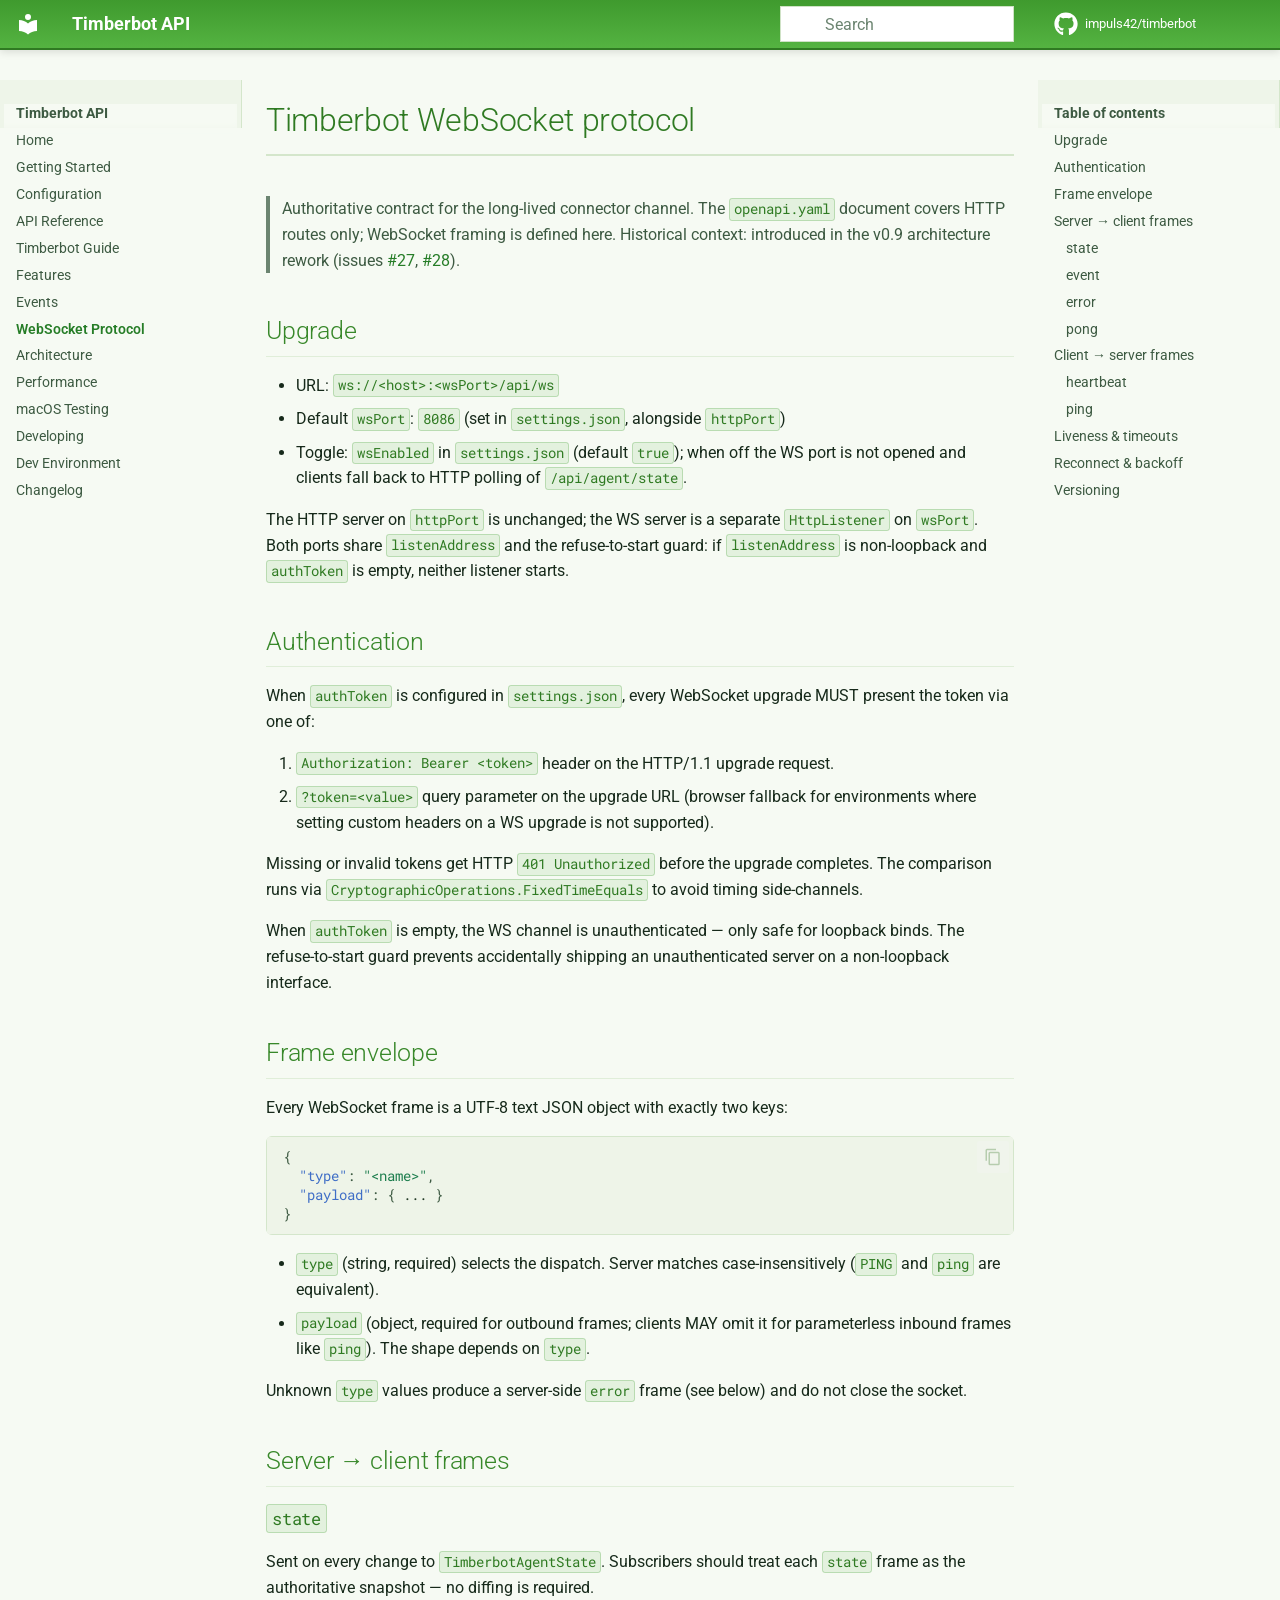
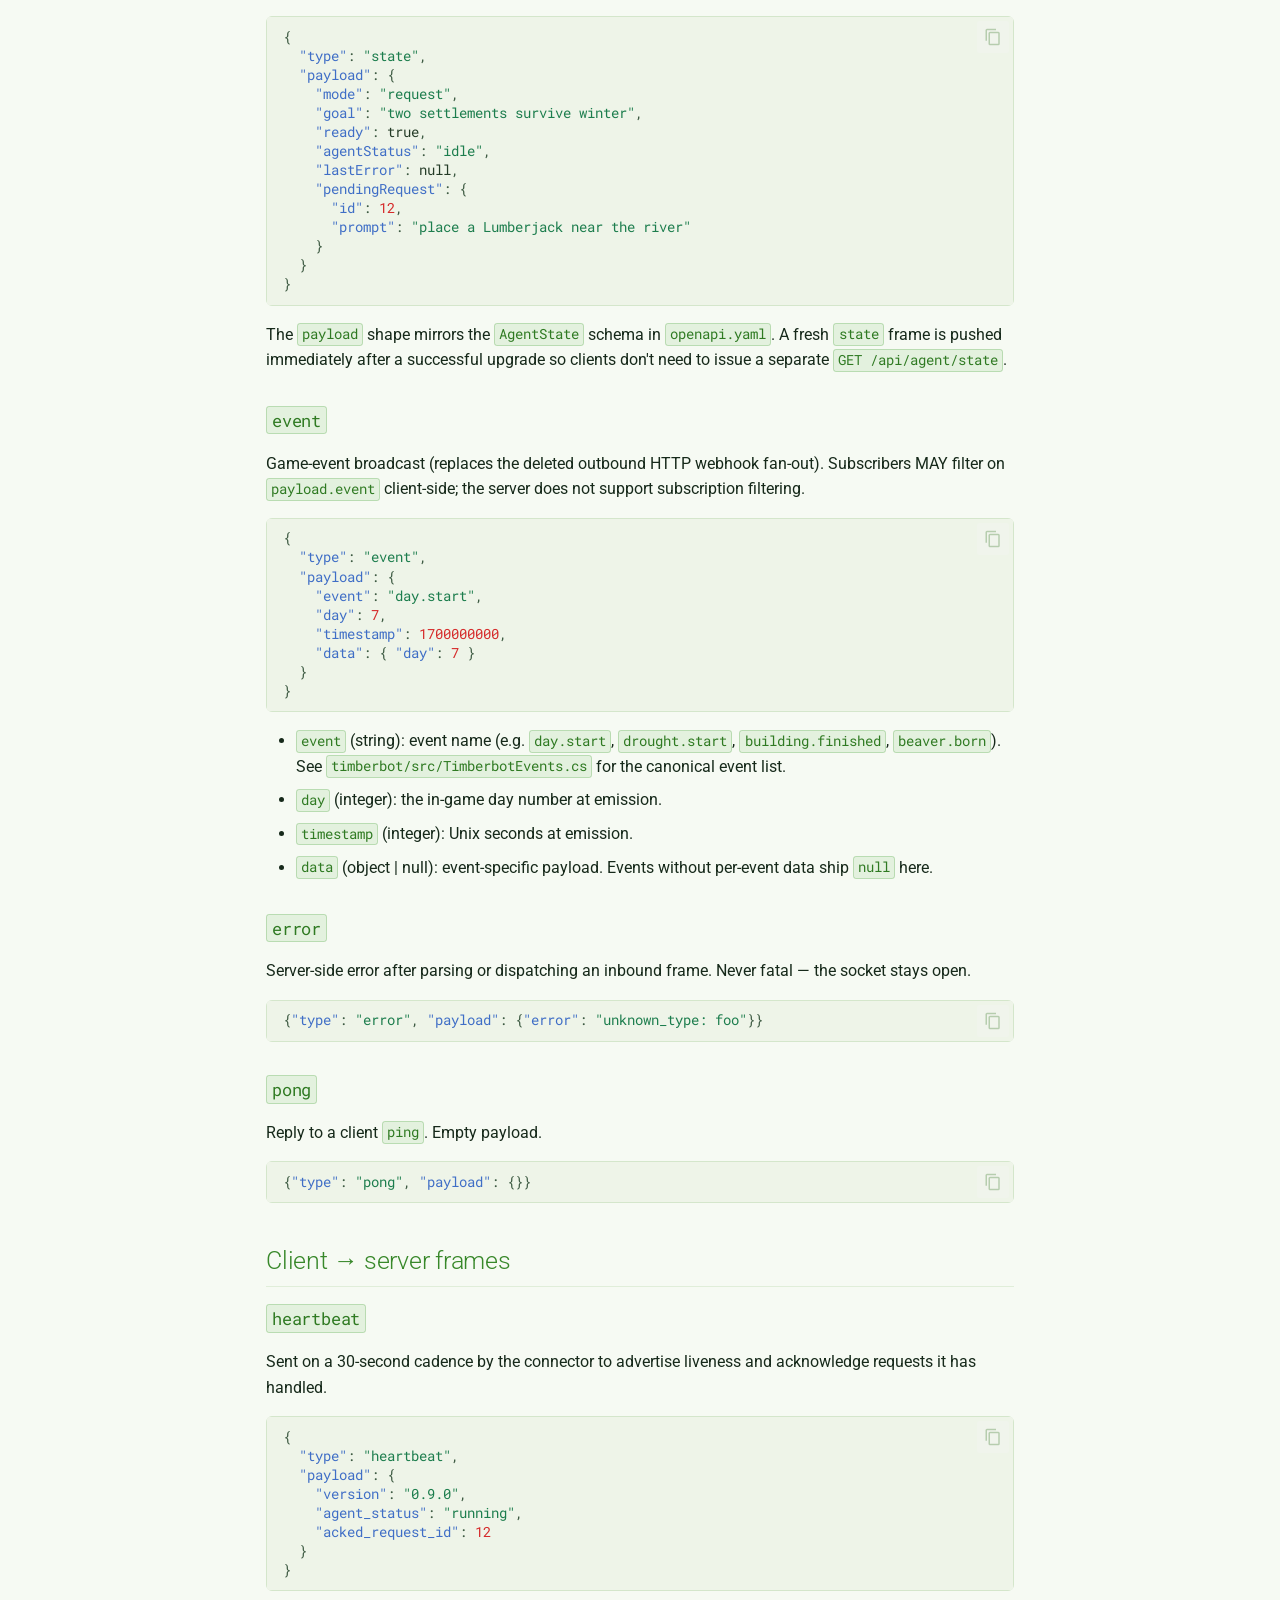
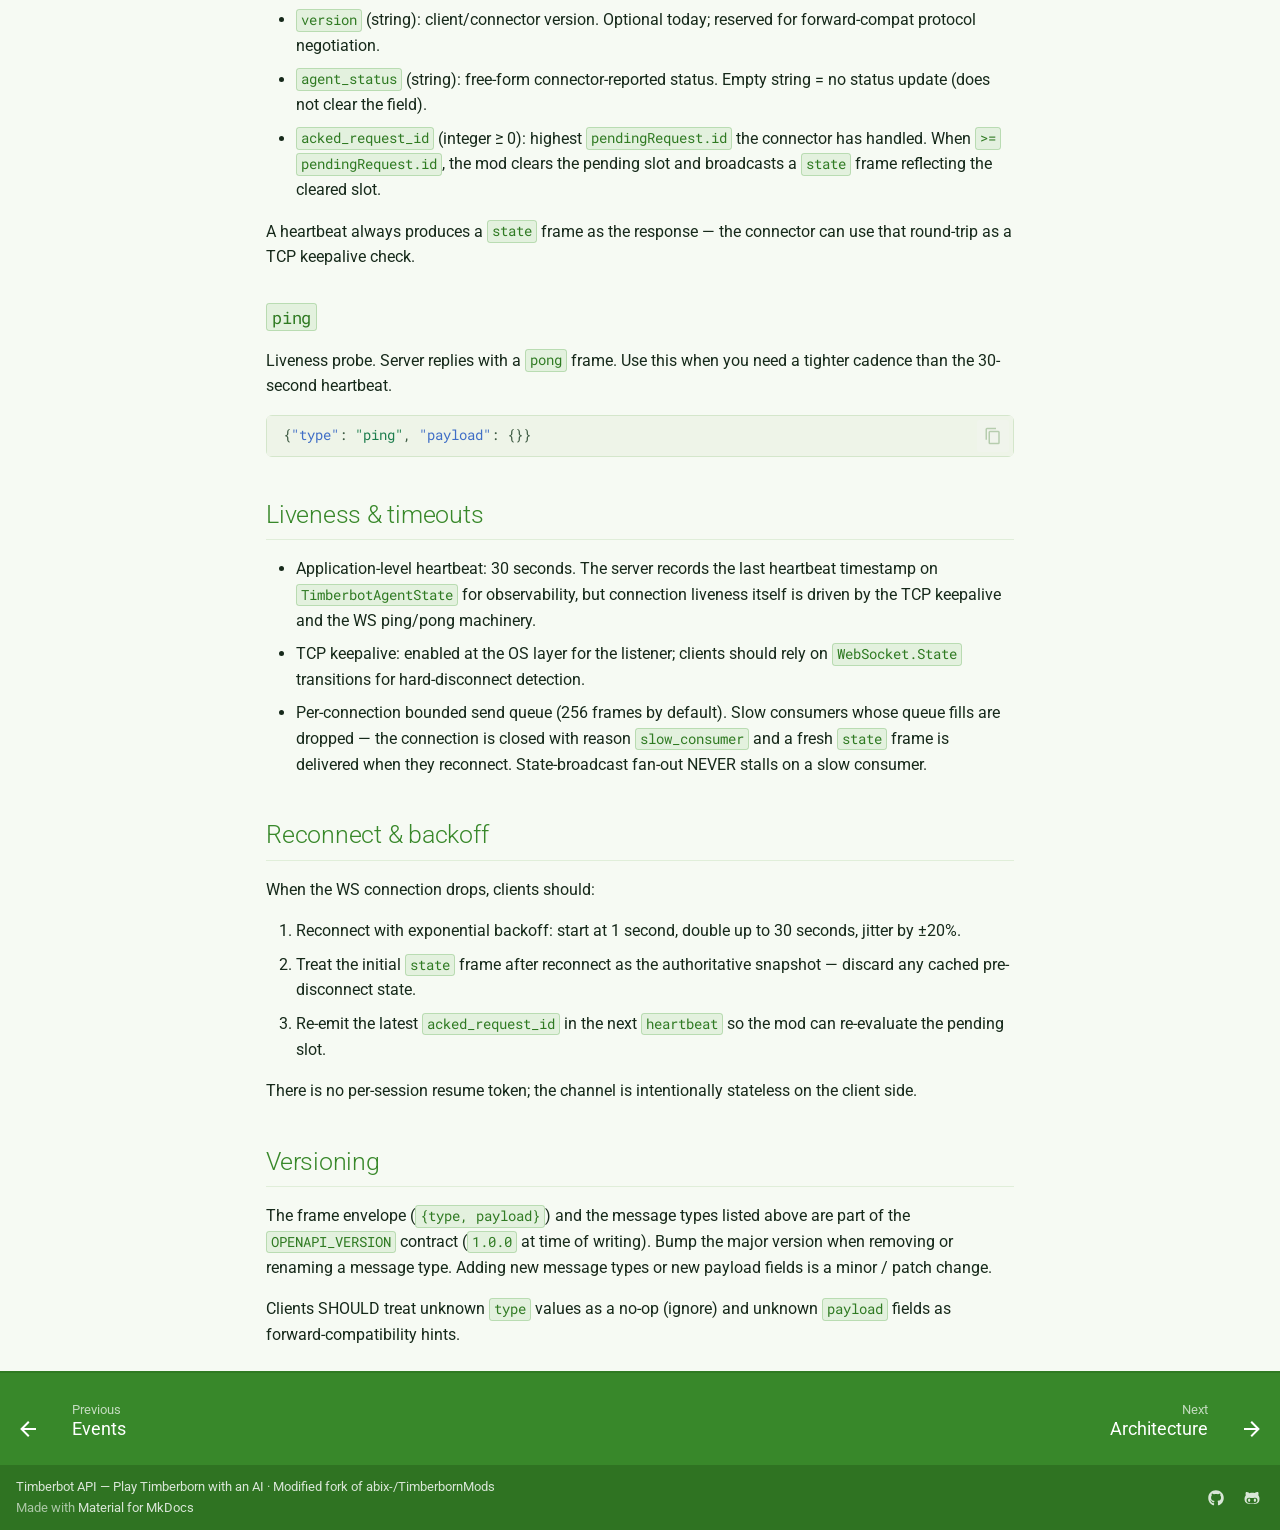
<file: websocket-protocol/index.html>
<!doctype html>
<html lang="en" class="no-js">
  <head>
    
      <meta charset="utf-8">
      <meta name="viewport" content="width=device-width,initial-scale=1">
      
        <meta name="description" content="Full read/write HTTP API for controlling Timberborn with AI (modified fork of abix-/TimberbornMods)">
      
      
      
        <link rel="canonical" href="https://impuls42.github.io/timberbot/websocket-protocol/">
      
      
        <link rel="prev" href="../events/">
      
      
        <link rel="next" href="../architecture/">
      
      
        
      
      
      <link rel="icon" href="../assets/images/favicon.png">
      <meta name="generator" content="mkdocs-1.6.1, mkdocs-material-9.7.7">
    
    
      
        <title>WebSocket Protocol - Timberbot API</title>
      
    
    
      <link rel="stylesheet" href="../assets/stylesheets/main.ec1eaa64.min.css">
      
        
        <link rel="stylesheet" href="../assets/stylesheets/palette.ab4e12ef.min.css">
      
      


    
    
      
    
    
      
        
        
        <link rel="preconnect" href="https://fonts.gstatic.com" crossorigin>
        <link rel="stylesheet" href="https://fonts.googleapis.com/css?family=Roboto:300,300i,400,400i,700,700i%7CRoboto+Mono:400,400i,700,700i&display=fallback">
        <style>:root{--md-text-font:"Roboto";--md-code-font:"Roboto Mono"}</style>
      
    
    
      <link rel="stylesheet" href="../stylesheets/extra.css">
    
    <script>__md_scope=new URL("..",location),__md_hash=e=>[...e].reduce(((e,_)=>(e<<5)-e+_.charCodeAt(0)),0),__md_get=(e,_=localStorage,t=__md_scope)=>JSON.parse(_.getItem(t.pathname+"."+e)),__md_set=(e,_,t=localStorage,a=__md_scope)=>{try{t.setItem(a.pathname+"."+e,JSON.stringify(_))}catch(e){}}</script>
    
      

    
    
  </head>
  
  
    
    
    
    
    
    <body dir="ltr" data-md-color-scheme="default" data-md-color-primary="custom" data-md-color-accent="custom">
  
    
    <input class="md-toggle" data-md-toggle="drawer" type="checkbox" id="__drawer" autocomplete="off">
    <input class="md-toggle" data-md-toggle="search" type="checkbox" id="__search" autocomplete="off">
    <label class="md-overlay" for="__drawer"></label>
    <div data-md-component="skip">
      
        
        <a href="#timberbot-websocket-protocol" class="md-skip">
          Skip to content
        </a>
      
    </div>
    <div data-md-component="announce">
      
    </div>
    
    
      

  

<header class="md-header md-header--shadow" data-md-component="header">
  <nav class="md-header__inner md-grid" aria-label="Header">
    <a href=".." title="Timberbot API" class="md-header__button md-logo" aria-label="Timberbot API" data-md-component="logo">
      
  
  <svg xmlns="http://www.w3.org/2000/svg" viewBox="0 0 24 24"><path d="M12 8a3 3 0 0 0 3-3 3 3 0 0 0-3-3 3 3 0 0 0-3 3 3 3 0 0 0 3 3m0 3.54C9.64 9.35 6.5 8 3 8v11c3.5 0 6.64 1.35 9 3.54 2.36-2.19 5.5-3.54 9-3.54V8c-3.5 0-6.64 1.35-9 3.54"/></svg>

    </a>
    <label class="md-header__button md-icon" for="__drawer">
      
      <svg xmlns="http://www.w3.org/2000/svg" viewBox="0 0 24 24"><path d="M3 6h18v2H3zm0 5h18v2H3zm0 5h18v2H3z"/></svg>
    </label>
    <div class="md-header__title" data-md-component="header-title">
      <div class="md-header__ellipsis">
        <div class="md-header__topic">
          <span class="md-ellipsis">
            Timberbot API
          </span>
        </div>
        <div class="md-header__topic" data-md-component="header-topic">
          <span class="md-ellipsis">
            
              WebSocket Protocol
            
          </span>
        </div>
      </div>
    </div>
    
      
    
    
    
    
      
      
        <label class="md-header__button md-icon" for="__search">
          
          <svg xmlns="http://www.w3.org/2000/svg" viewBox="0 0 24 24"><path d="M9.5 3A6.5 6.5 0 0 1 16 9.5c0 1.61-.59 3.09-1.56 4.23l.27.27h.79l5 5-1.5 1.5-5-5v-.79l-.27-.27A6.52 6.52 0 0 1 9.5 16 6.5 6.5 0 0 1 3 9.5 6.5 6.5 0 0 1 9.5 3m0 2C7 5 5 7 5 9.5S7 14 9.5 14 14 12 14 9.5 12 5 9.5 5"/></svg>
        </label>
        <div class="md-search" data-md-component="search" role="dialog">
  <label class="md-search__overlay" for="__search"></label>
  <div class="md-search__inner" role="search">
    <form class="md-search__form" name="search">
      <input type="text" class="md-search__input" name="query" aria-label="Search" placeholder="Search" autocapitalize="off" autocorrect="off" autocomplete="off" spellcheck="false" data-md-component="search-query" required>
      <label class="md-search__icon md-icon" for="__search">
        
        <svg xmlns="http://www.w3.org/2000/svg" viewBox="0 0 24 24"><path d="M9.5 3A6.5 6.5 0 0 1 16 9.5c0 1.61-.59 3.09-1.56 4.23l.27.27h.79l5 5-1.5 1.5-5-5v-.79l-.27-.27A6.52 6.52 0 0 1 9.5 16 6.5 6.5 0 0 1 3 9.5 6.5 6.5 0 0 1 9.5 3m0 2C7 5 5 7 5 9.5S7 14 9.5 14 14 12 14 9.5 12 5 9.5 5"/></svg>
        
        <svg xmlns="http://www.w3.org/2000/svg" viewBox="0 0 24 24"><path d="M20 11v2H8l5.5 5.5-1.42 1.42L4.16 12l7.92-7.92L13.5 5.5 8 11z"/></svg>
      </label>
      <nav class="md-search__options" aria-label="Search">
        
        <button type="reset" class="md-search__icon md-icon" title="Clear" aria-label="Clear" tabindex="-1">
          
          <svg xmlns="http://www.w3.org/2000/svg" viewBox="0 0 24 24"><path d="M19 6.41 17.59 5 12 10.59 6.41 5 5 6.41 10.59 12 5 17.59 6.41 19 12 13.41 17.59 19 19 17.59 13.41 12z"/></svg>
        </button>
      </nav>
      
        <div class="md-search__suggest" data-md-component="search-suggest"></div>
      
    </form>
    <div class="md-search__output">
      <div class="md-search__scrollwrap" tabindex="0" data-md-scrollfix>
        <div class="md-search-result" data-md-component="search-result">
          <div class="md-search-result__meta">
            Initializing search
          </div>
          <ol class="md-search-result__list" role="presentation"></ol>
        </div>
      </div>
    </div>
  </div>
</div>
      
    
    
      <div class="md-header__source">
        <a href="https://github.com/impuls42/timberbot" title="Go to repository" class="md-source" data-md-component="source">
  <div class="md-source__icon md-icon">
    
    <svg xmlns="http://www.w3.org/2000/svg" viewBox="0 0 512 512"><!--! Font Awesome Free 7.1.0 by @fontawesome - https://fontawesome.com License - https://fontawesome.com/license/free (Icons: CC BY 4.0, Fonts: SIL OFL 1.1, Code: MIT License) Copyright 2025 Fonticons, Inc.--><path d="M173.9 397.4c0 2-2.3 3.6-5.2 3.6-3.3.3-5.6-1.3-5.6-3.6 0-2 2.3-3.6 5.2-3.6 3-.3 5.6 1.3 5.6 3.6m-31.1-4.5c-.7 2 1.3 4.3 4.3 4.9 2.6 1 5.6 0 6.2-2s-1.3-4.3-4.3-5.2c-2.6-.7-5.5.3-6.2 2.3m44.2-1.7c-2.9.7-4.9 2.6-4.6 4.9.3 2 2.9 3.3 5.9 2.6 2.9-.7 4.9-2.6 4.6-4.6-.3-1.9-3-3.2-5.9-2.9M252.8 8C114.1 8 8 113.3 8 252c0 110.9 69.8 205.8 169.5 239.2 12.8 2.3 17.3-5.6 17.3-12.1 0-6.2-.3-40.4-.3-61.4 0 0-70 15-84.7-29.8 0 0-11.4-29.1-27.8-36.6 0 0-22.9-15.7 1.6-15.4 0 0 24.9 2 38.6 25.8 21.9 38.6 58.6 27.5 72.9 20.9 2.3-16 8.8-27.1 16-33.7-55.9-6.2-112.3-14.3-112.3-110.5 0-27.5 7.6-41.3 23.6-58.9-2.6-6.5-11.1-33.3 2.6-67.9 20.9-6.5 69 27 69 27 20-5.6 41.5-8.5 62.8-8.5s42.8 2.9 62.8 8.5c0 0 48.1-33.6 69-27 13.7 34.7 5.2 61.4 2.6 67.9 16 17.7 25.8 31.5 25.8 58.9 0 96.5-58.9 104.2-114.8 110.5 9.2 7.9 17 22.9 17 46.4 0 33.7-.3 75.4-.3 83.6 0 6.5 4.6 14.4 17.3 12.1C436.2 457.8 504 362.9 504 252 504 113.3 391.5 8 252.8 8M105.2 352.9c-1.3 1-1 3.3.7 5.2 1.6 1.6 3.9 2.3 5.2 1 1.3-1 1-3.3-.7-5.2-1.6-1.6-3.9-2.3-5.2-1m-10.8-8.1c-.7 1.3.3 2.9 2.3 3.9 1.6 1 3.6.7 4.3-.7.7-1.3-.3-2.9-2.3-3.9-2-.6-3.6-.3-4.3.7m32.4 35.6c-1.6 1.3-1 4.3 1.3 6.2 2.3 2.3 5.2 2.6 6.5 1 1.3-1.3.7-4.3-1.3-6.2-2.2-2.3-5.2-2.6-6.5-1m-11.4-14.7c-1.6 1-1.6 3.6 0 5.9s4.3 3.3 5.6 2.3c1.6-1.3 1.6-3.9 0-6.2-1.4-2.3-4-3.3-5.6-2"/></svg>
  </div>
  <div class="md-source__repository">
    impuls42/timberbot
  </div>
</a>
      </div>
    
  </nav>
  
</header>
    
    <div class="md-container" data-md-component="container">
      
      
        
          
        
      
      <main class="md-main" data-md-component="main">
        <div class="md-main__inner md-grid">
          
            
              
              <div class="md-sidebar md-sidebar--primary" data-md-component="sidebar" data-md-type="navigation" >
                <div class="md-sidebar__scrollwrap">
                  <div class="md-sidebar__inner">
                    



<nav class="md-nav md-nav--primary" aria-label="Navigation" data-md-level="0">
  <label class="md-nav__title" for="__drawer">
    <a href=".." title="Timberbot API" class="md-nav__button md-logo" aria-label="Timberbot API" data-md-component="logo">
      
  
  <svg xmlns="http://www.w3.org/2000/svg" viewBox="0 0 24 24"><path d="M12 8a3 3 0 0 0 3-3 3 3 0 0 0-3-3 3 3 0 0 0-3 3 3 3 0 0 0 3 3m0 3.54C9.64 9.35 6.5 8 3 8v11c3.5 0 6.64 1.35 9 3.54 2.36-2.19 5.5-3.54 9-3.54V8c-3.5 0-6.64 1.35-9 3.54"/></svg>

    </a>
    Timberbot API
  </label>
  
    <div class="md-nav__source">
      <a href="https://github.com/impuls42/timberbot" title="Go to repository" class="md-source" data-md-component="source">
  <div class="md-source__icon md-icon">
    
    <svg xmlns="http://www.w3.org/2000/svg" viewBox="0 0 512 512"><!--! Font Awesome Free 7.1.0 by @fontawesome - https://fontawesome.com License - https://fontawesome.com/license/free (Icons: CC BY 4.0, Fonts: SIL OFL 1.1, Code: MIT License) Copyright 2025 Fonticons, Inc.--><path d="M173.9 397.4c0 2-2.3 3.6-5.2 3.6-3.3.3-5.6-1.3-5.6-3.6 0-2 2.3-3.6 5.2-3.6 3-.3 5.6 1.3 5.6 3.6m-31.1-4.5c-.7 2 1.3 4.3 4.3 4.9 2.6 1 5.6 0 6.2-2s-1.3-4.3-4.3-5.2c-2.6-.7-5.5.3-6.2 2.3m44.2-1.7c-2.9.7-4.9 2.6-4.6 4.9.3 2 2.9 3.3 5.9 2.6 2.9-.7 4.9-2.6 4.6-4.6-.3-1.9-3-3.2-5.9-2.9M252.8 8C114.1 8 8 113.3 8 252c0 110.9 69.8 205.8 169.5 239.2 12.8 2.3 17.3-5.6 17.3-12.1 0-6.2-.3-40.4-.3-61.4 0 0-70 15-84.7-29.8 0 0-11.4-29.1-27.8-36.6 0 0-22.9-15.7 1.6-15.4 0 0 24.9 2 38.6 25.8 21.9 38.6 58.6 27.5 72.9 20.9 2.3-16 8.8-27.1 16-33.7-55.9-6.2-112.3-14.3-112.3-110.5 0-27.5 7.6-41.3 23.6-58.9-2.6-6.5-11.1-33.3 2.6-67.9 20.9-6.5 69 27 69 27 20-5.6 41.5-8.5 62.8-8.5s42.8 2.9 62.8 8.5c0 0 48.1-33.6 69-27 13.7 34.7 5.2 61.4 2.6 67.9 16 17.7 25.8 31.5 25.8 58.9 0 96.5-58.9 104.2-114.8 110.5 9.2 7.9 17 22.9 17 46.4 0 33.7-.3 75.4-.3 83.6 0 6.5 4.6 14.4 17.3 12.1C436.2 457.8 504 362.9 504 252 504 113.3 391.5 8 252.8 8M105.2 352.9c-1.3 1-1 3.3.7 5.2 1.6 1.6 3.9 2.3 5.2 1 1.3-1 1-3.3-.7-5.2-1.6-1.6-3.9-2.3-5.2-1m-10.8-8.1c-.7 1.3.3 2.9 2.3 3.9 1.6 1 3.6.7 4.3-.7.7-1.3-.3-2.9-2.3-3.9-2-.6-3.6-.3-4.3.7m32.4 35.6c-1.6 1.3-1 4.3 1.3 6.2 2.3 2.3 5.2 2.6 6.5 1 1.3-1.3.7-4.3-1.3-6.2-2.2-2.3-5.2-2.6-6.5-1m-11.4-14.7c-1.6 1-1.6 3.6 0 5.9s4.3 3.3 5.6 2.3c1.6-1.3 1.6-3.9 0-6.2-1.4-2.3-4-3.3-5.6-2"/></svg>
  </div>
  <div class="md-source__repository">
    impuls42/timberbot
  </div>
</a>
    </div>
  
  <ul class="md-nav__list" data-md-scrollfix>
    
      
      
  
  
  
  
    <li class="md-nav__item">
      <a href=".." class="md-nav__link">
        
  
  
  <span class="md-ellipsis">
    
  
    Home
  

    
  </span>
  
  

      </a>
    </li>
  

    
      
      
  
  
  
  
    <li class="md-nav__item">
      <a href="../getting-started/" class="md-nav__link">
        
  
  
  <span class="md-ellipsis">
    
  
    Getting Started
  

    
  </span>
  
  

      </a>
    </li>
  

    
      
      
  
  
  
  
    <li class="md-nav__item">
      <a href="../configuration/" class="md-nav__link">
        
  
  
  <span class="md-ellipsis">
    
  
    Configuration
  

    
  </span>
  
  

      </a>
    </li>
  

    
      
      
  
  
  
  
    <li class="md-nav__item">
      <a href="../api-reference/" class="md-nav__link">
        
  
  
  <span class="md-ellipsis">
    
  
    API Reference
  

    
  </span>
  
  

      </a>
    </li>
  

    
      
      
  
  
  
  
    <li class="md-nav__item">
      <a href="../timberbot/" class="md-nav__link">
        
  
  
  <span class="md-ellipsis">
    
  
    Timberbot Guide
  

    
  </span>
  
  

      </a>
    </li>
  

    
      
      
  
  
  
  
    <li class="md-nav__item">
      <a href="../features/" class="md-nav__link">
        
  
  
  <span class="md-ellipsis">
    
  
    Features
  

    
  </span>
  
  

      </a>
    </li>
  

    
      
      
  
  
  
  
    <li class="md-nav__item">
      <a href="../events/" class="md-nav__link">
        
  
  
  <span class="md-ellipsis">
    
  
    Events
  

    
  </span>
  
  

      </a>
    </li>
  

    
      
      
  
  
    
  
  
  
    <li class="md-nav__item md-nav__item--active">
      
      <input class="md-nav__toggle md-toggle" type="checkbox" id="__toc">
      
      
        
      
      
        <label class="md-nav__link md-nav__link--active" for="__toc">
          
  
  
  <span class="md-ellipsis">
    
  
    WebSocket Protocol
  

    
  </span>
  
  

          <span class="md-nav__icon md-icon"></span>
        </label>
      
      <a href="./" class="md-nav__link md-nav__link--active">
        
  
  
  <span class="md-ellipsis">
    
  
    WebSocket Protocol
  

    
  </span>
  
  

      </a>
      
        

<nav class="md-nav md-nav--secondary" aria-label="Table of contents">
  
  
  
    
  
  
    <label class="md-nav__title" for="__toc">
      <span class="md-nav__icon md-icon"></span>
      Table of contents
    </label>
    <ul class="md-nav__list" data-md-component="toc" data-md-scrollfix>
      
        <li class="md-nav__item">
  <a href="#upgrade" class="md-nav__link">
    <span class="md-ellipsis">
      
        Upgrade
      
    </span>
  </a>
  
</li>
      
        <li class="md-nav__item">
  <a href="#authentication" class="md-nav__link">
    <span class="md-ellipsis">
      
        Authentication
      
    </span>
  </a>
  
</li>
      
        <li class="md-nav__item">
  <a href="#frame-envelope" class="md-nav__link">
    <span class="md-ellipsis">
      
        Frame envelope
      
    </span>
  </a>
  
</li>
      
        <li class="md-nav__item">
  <a href="#server-client-frames" class="md-nav__link">
    <span class="md-ellipsis">
      
        Server → client frames
      
    </span>
  </a>
  
    <nav class="md-nav" aria-label="Server → client frames">
      <ul class="md-nav__list">
        
          <li class="md-nav__item">
  <a href="#state" class="md-nav__link">
    <span class="md-ellipsis">
      
        state
      
    </span>
  </a>
  
</li>
        
          <li class="md-nav__item">
  <a href="#event" class="md-nav__link">
    <span class="md-ellipsis">
      
        event
      
    </span>
  </a>
  
</li>
        
          <li class="md-nav__item">
  <a href="#error" class="md-nav__link">
    <span class="md-ellipsis">
      
        error
      
    </span>
  </a>
  
</li>
        
          <li class="md-nav__item">
  <a href="#pong" class="md-nav__link">
    <span class="md-ellipsis">
      
        pong
      
    </span>
  </a>
  
</li>
        
      </ul>
    </nav>
  
</li>
      
        <li class="md-nav__item">
  <a href="#client-server-frames" class="md-nav__link">
    <span class="md-ellipsis">
      
        Client → server frames
      
    </span>
  </a>
  
    <nav class="md-nav" aria-label="Client → server frames">
      <ul class="md-nav__list">
        
          <li class="md-nav__item">
  <a href="#heartbeat" class="md-nav__link">
    <span class="md-ellipsis">
      
        heartbeat
      
    </span>
  </a>
  
</li>
        
          <li class="md-nav__item">
  <a href="#ping" class="md-nav__link">
    <span class="md-ellipsis">
      
        ping
      
    </span>
  </a>
  
</li>
        
      </ul>
    </nav>
  
</li>
      
        <li class="md-nav__item">
  <a href="#liveness-timeouts" class="md-nav__link">
    <span class="md-ellipsis">
      
        Liveness &amp; timeouts
      
    </span>
  </a>
  
</li>
      
        <li class="md-nav__item">
  <a href="#reconnect-backoff" class="md-nav__link">
    <span class="md-ellipsis">
      
        Reconnect &amp; backoff
      
    </span>
  </a>
  
</li>
      
        <li class="md-nav__item">
  <a href="#versioning" class="md-nav__link">
    <span class="md-ellipsis">
      
        Versioning
      
    </span>
  </a>
  
</li>
      
    </ul>
  
</nav>
      
    </li>
  

    
      
      
  
  
  
  
    <li class="md-nav__item">
      <a href="../architecture/" class="md-nav__link">
        
  
  
  <span class="md-ellipsis">
    
  
    Architecture
  

    
  </span>
  
  

      </a>
    </li>
  

    
      
      
  
  
  
  
    <li class="md-nav__item">
      <a href="../performance/" class="md-nav__link">
        
  
  
  <span class="md-ellipsis">
    
  
    Performance
  

    
  </span>
  
  

      </a>
    </li>
  

    
      
      
  
  
  
  
    <li class="md-nav__item">
      <a href="../macos-testing/" class="md-nav__link">
        
  
  
  <span class="md-ellipsis">
    
  
    macOS Testing
  

    
  </span>
  
  

      </a>
    </li>
  

    
      
      
  
  
  
  
    <li class="md-nav__item">
      <a href="../developing/" class="md-nav__link">
        
  
  
  <span class="md-ellipsis">
    
  
    Developing
  

    
  </span>
  
  

      </a>
    </li>
  

    
      
      
  
  
  
  
    <li class="md-nav__item">
      <a href="../devenv/" class="md-nav__link">
        
  
  
  <span class="md-ellipsis">
    
  
    Dev Environment
  

    
  </span>
  
  

      </a>
    </li>
  

    
      
      
  
  
  
  
    <li class="md-nav__item">
      <a href="../unreleased/" class="md-nav__link">
        
  
  
  <span class="md-ellipsis">
    
  
    Changelog
  

    
  </span>
  
  

      </a>
    </li>
  

    
  </ul>
</nav>
                  </div>
                </div>
              </div>
            
            
              
              <div class="md-sidebar md-sidebar--secondary" data-md-component="sidebar" data-md-type="toc" >
                <div class="md-sidebar__scrollwrap">
                  <div class="md-sidebar__inner">
                    

<nav class="md-nav md-nav--secondary" aria-label="Table of contents">
  
  
  
    
  
  
    <label class="md-nav__title" for="__toc">
      <span class="md-nav__icon md-icon"></span>
      Table of contents
    </label>
    <ul class="md-nav__list" data-md-component="toc" data-md-scrollfix>
      
        <li class="md-nav__item">
  <a href="#upgrade" class="md-nav__link">
    <span class="md-ellipsis">
      
        Upgrade
      
    </span>
  </a>
  
</li>
      
        <li class="md-nav__item">
  <a href="#authentication" class="md-nav__link">
    <span class="md-ellipsis">
      
        Authentication
      
    </span>
  </a>
  
</li>
      
        <li class="md-nav__item">
  <a href="#frame-envelope" class="md-nav__link">
    <span class="md-ellipsis">
      
        Frame envelope
      
    </span>
  </a>
  
</li>
      
        <li class="md-nav__item">
  <a href="#server-client-frames" class="md-nav__link">
    <span class="md-ellipsis">
      
        Server → client frames
      
    </span>
  </a>
  
    <nav class="md-nav" aria-label="Server → client frames">
      <ul class="md-nav__list">
        
          <li class="md-nav__item">
  <a href="#state" class="md-nav__link">
    <span class="md-ellipsis">
      
        state
      
    </span>
  </a>
  
</li>
        
          <li class="md-nav__item">
  <a href="#event" class="md-nav__link">
    <span class="md-ellipsis">
      
        event
      
    </span>
  </a>
  
</li>
        
          <li class="md-nav__item">
  <a href="#error" class="md-nav__link">
    <span class="md-ellipsis">
      
        error
      
    </span>
  </a>
  
</li>
        
          <li class="md-nav__item">
  <a href="#pong" class="md-nav__link">
    <span class="md-ellipsis">
      
        pong
      
    </span>
  </a>
  
</li>
        
      </ul>
    </nav>
  
</li>
      
        <li class="md-nav__item">
  <a href="#client-server-frames" class="md-nav__link">
    <span class="md-ellipsis">
      
        Client → server frames
      
    </span>
  </a>
  
    <nav class="md-nav" aria-label="Client → server frames">
      <ul class="md-nav__list">
        
          <li class="md-nav__item">
  <a href="#heartbeat" class="md-nav__link">
    <span class="md-ellipsis">
      
        heartbeat
      
    </span>
  </a>
  
</li>
        
          <li class="md-nav__item">
  <a href="#ping" class="md-nav__link">
    <span class="md-ellipsis">
      
        ping
      
    </span>
  </a>
  
</li>
        
      </ul>
    </nav>
  
</li>
      
        <li class="md-nav__item">
  <a href="#liveness-timeouts" class="md-nav__link">
    <span class="md-ellipsis">
      
        Liveness &amp; timeouts
      
    </span>
  </a>
  
</li>
      
        <li class="md-nav__item">
  <a href="#reconnect-backoff" class="md-nav__link">
    <span class="md-ellipsis">
      
        Reconnect &amp; backoff
      
    </span>
  </a>
  
</li>
      
        <li class="md-nav__item">
  <a href="#versioning" class="md-nav__link">
    <span class="md-ellipsis">
      
        Versioning
      
    </span>
  </a>
  
</li>
      
    </ul>
  
</nav>
                  </div>
                </div>
              </div>
            
          
          
            <div class="md-content" data-md-component="content">
              
              <article class="md-content__inner md-typeset">
                
                  


  
  


<h1 id="timberbot-websocket-protocol">Timberbot WebSocket protocol<a class="headerlink" href="#timberbot-websocket-protocol" title="Permanent link">&para;</a></h1>
<blockquote>
<p>Authoritative contract for the long-lived connector channel. The
<code>openapi.yaml</code> document covers HTTP routes only; WebSocket framing is
defined here. Historical context: introduced in the v0.9 architecture
rework (issues <a href="https://github.com/impuls42/timberbot/issues/27">#27</a>,
<a href="https://github.com/impuls42/timberbot/issues/28">#28</a>).</p>
</blockquote>
<h2 id="upgrade">Upgrade<a class="headerlink" href="#upgrade" title="Permanent link">&para;</a></h2>
<ul>
<li>URL: <code>ws://&lt;host&gt;:&lt;wsPort&gt;/api/ws</code></li>
<li>Default <code>wsPort</code>: <code>8086</code> (set in <code>settings.json</code>, alongside <code>httpPort</code>)</li>
<li>Toggle: <code>wsEnabled</code> in <code>settings.json</code> (default <code>true</code>); when off the WS
  port is not opened and clients fall back to HTTP polling of
  <code>/api/agent/state</code>.</li>
</ul>
<p>The HTTP server on <code>httpPort</code> is unchanged; the WS server is a separate
<code>HttpListener</code> on <code>wsPort</code>. Both ports share <code>listenAddress</code> and the
refuse-to-start guard: if <code>listenAddress</code> is non-loopback and <code>authToken</code>
is empty, neither listener starts.</p>
<h2 id="authentication">Authentication<a class="headerlink" href="#authentication" title="Permanent link">&para;</a></h2>
<p>When <code>authToken</code> is configured in <code>settings.json</code>, every WebSocket upgrade
MUST present the token via one of:</p>
<ol>
<li><code>Authorization: Bearer &lt;token&gt;</code> header on the HTTP/1.1 upgrade request.</li>
<li><code>?token=&lt;value&gt;</code> query parameter on the upgrade URL (browser fallback
   for environments where setting custom headers on a WS upgrade is not
   supported).</li>
</ol>
<p>Missing or invalid tokens get HTTP <code>401 Unauthorized</code> before the upgrade
completes. The comparison runs via <code>CryptographicOperations.FixedTimeEquals</code>
to avoid timing side-channels.</p>
<p>When <code>authToken</code> is empty, the WS channel is unauthenticated — only safe
for loopback binds. The refuse-to-start guard prevents accidentally
shipping an unauthenticated server on a non-loopback interface.</p>
<h2 id="frame-envelope">Frame envelope<a class="headerlink" href="#frame-envelope" title="Permanent link">&para;</a></h2>
<p>Every WebSocket frame is a UTF-8 text JSON object with exactly two keys:</p>
<div class="language-json highlight"><pre><span></span><code><span id="__span-0-1"><a id="__codelineno-0-1" name="__codelineno-0-1" href="#__codelineno-0-1"></a><span class="p">{</span>
</span><span id="__span-0-2"><a id="__codelineno-0-2" name="__codelineno-0-2" href="#__codelineno-0-2"></a><span class="w">  </span><span class="nt">"type"</span><span class="p">:</span><span class="w"> </span><span class="s2">"&lt;name&gt;"</span><span class="p">,</span>
</span><span id="__span-0-3"><a id="__codelineno-0-3" name="__codelineno-0-3" href="#__codelineno-0-3"></a><span class="w">  </span><span class="nt">"payload"</span><span class="p">:</span><span class="w"> </span><span class="p">{</span><span class="w"> </span><span class="err">...</span><span class="w"> </span><span class="p">}</span>
</span><span id="__span-0-4"><a id="__codelineno-0-4" name="__codelineno-0-4" href="#__codelineno-0-4"></a><span class="p">}</span>
</span></code></pre></div>
<ul>
<li><code>type</code> (string, required) selects the dispatch. Server matches
  case-insensitively (<code>PING</code> and <code>ping</code> are equivalent).</li>
<li><code>payload</code> (object, required for outbound frames; clients MAY omit it for
  parameterless inbound frames like <code>ping</code>). The shape depends on <code>type</code>.</li>
</ul>
<p>Unknown <code>type</code> values produce a server-side <code>error</code> frame (see below) and
do not close the socket.</p>
<h2 id="server-client-frames">Server → client frames<a class="headerlink" href="#server-client-frames" title="Permanent link">&para;</a></h2>
<h3 id="state"><code>state</code><a class="headerlink" href="#state" title="Permanent link">&para;</a></h3>
<p>Sent on every change to <code>TimberbotAgentState</code>. Subscribers should treat
each <code>state</code> frame as the authoritative snapshot — no diffing is required.</p>
<div class="language-json highlight"><pre><span></span><code><span id="__span-1-1"><a id="__codelineno-1-1" name="__codelineno-1-1" href="#__codelineno-1-1"></a><span class="p">{</span>
</span><span id="__span-1-2"><a id="__codelineno-1-2" name="__codelineno-1-2" href="#__codelineno-1-2"></a><span class="w">  </span><span class="nt">"type"</span><span class="p">:</span><span class="w"> </span><span class="s2">"state"</span><span class="p">,</span>
</span><span id="__span-1-3"><a id="__codelineno-1-3" name="__codelineno-1-3" href="#__codelineno-1-3"></a><span class="w">  </span><span class="nt">"payload"</span><span class="p">:</span><span class="w"> </span><span class="p">{</span>
</span><span id="__span-1-4"><a id="__codelineno-1-4" name="__codelineno-1-4" href="#__codelineno-1-4"></a><span class="w">    </span><span class="nt">"mode"</span><span class="p">:</span><span class="w"> </span><span class="s2">"request"</span><span class="p">,</span>
</span><span id="__span-1-5"><a id="__codelineno-1-5" name="__codelineno-1-5" href="#__codelineno-1-5"></a><span class="w">    </span><span class="nt">"goal"</span><span class="p">:</span><span class="w"> </span><span class="s2">"two settlements survive winter"</span><span class="p">,</span>
</span><span id="__span-1-6"><a id="__codelineno-1-6" name="__codelineno-1-6" href="#__codelineno-1-6"></a><span class="w">    </span><span class="nt">"ready"</span><span class="p">:</span><span class="w"> </span><span class="kc">true</span><span class="p">,</span>
</span><span id="__span-1-7"><a id="__codelineno-1-7" name="__codelineno-1-7" href="#__codelineno-1-7"></a><span class="w">    </span><span class="nt">"agentStatus"</span><span class="p">:</span><span class="w"> </span><span class="s2">"idle"</span><span class="p">,</span>
</span><span id="__span-1-8"><a id="__codelineno-1-8" name="__codelineno-1-8" href="#__codelineno-1-8"></a><span class="w">    </span><span class="nt">"lastError"</span><span class="p">:</span><span class="w"> </span><span class="kc">null</span><span class="p">,</span>
</span><span id="__span-1-9"><a id="__codelineno-1-9" name="__codelineno-1-9" href="#__codelineno-1-9"></a><span class="w">    </span><span class="nt">"pendingRequest"</span><span class="p">:</span><span class="w"> </span><span class="p">{</span>
</span><span id="__span-1-10"><a id="__codelineno-1-10" name="__codelineno-1-10" href="#__codelineno-1-10"></a><span class="w">      </span><span class="nt">"id"</span><span class="p">:</span><span class="w"> </span><span class="mi">12</span><span class="p">,</span>
</span><span id="__span-1-11"><a id="__codelineno-1-11" name="__codelineno-1-11" href="#__codelineno-1-11"></a><span class="w">      </span><span class="nt">"prompt"</span><span class="p">:</span><span class="w"> </span><span class="s2">"place a Lumberjack near the river"</span>
</span><span id="__span-1-12"><a id="__codelineno-1-12" name="__codelineno-1-12" href="#__codelineno-1-12"></a><span class="w">    </span><span class="p">}</span>
</span><span id="__span-1-13"><a id="__codelineno-1-13" name="__codelineno-1-13" href="#__codelineno-1-13"></a><span class="w">  </span><span class="p">}</span>
</span><span id="__span-1-14"><a id="__codelineno-1-14" name="__codelineno-1-14" href="#__codelineno-1-14"></a><span class="p">}</span>
</span></code></pre></div>
<p>The <code>payload</code> shape mirrors the <code>AgentState</code> schema in <code>openapi.yaml</code>. A
fresh <code>state</code> frame is pushed immediately after a successful upgrade so
clients don't need to issue a separate <code>GET /api/agent/state</code>.</p>
<h3 id="event"><code>event</code><a class="headerlink" href="#event" title="Permanent link">&para;</a></h3>
<p>Game-event broadcast (replaces the deleted outbound HTTP webhook fan-out).
Subscribers MAY filter on <code>payload.event</code> client-side; the server does not
support subscription filtering.</p>
<div class="language-json highlight"><pre><span></span><code><span id="__span-2-1"><a id="__codelineno-2-1" name="__codelineno-2-1" href="#__codelineno-2-1"></a><span class="p">{</span>
</span><span id="__span-2-2"><a id="__codelineno-2-2" name="__codelineno-2-2" href="#__codelineno-2-2"></a><span class="w">  </span><span class="nt">"type"</span><span class="p">:</span><span class="w"> </span><span class="s2">"event"</span><span class="p">,</span>
</span><span id="__span-2-3"><a id="__codelineno-2-3" name="__codelineno-2-3" href="#__codelineno-2-3"></a><span class="w">  </span><span class="nt">"payload"</span><span class="p">:</span><span class="w"> </span><span class="p">{</span>
</span><span id="__span-2-4"><a id="__codelineno-2-4" name="__codelineno-2-4" href="#__codelineno-2-4"></a><span class="w">    </span><span class="nt">"event"</span><span class="p">:</span><span class="w"> </span><span class="s2">"day.start"</span><span class="p">,</span>
</span><span id="__span-2-5"><a id="__codelineno-2-5" name="__codelineno-2-5" href="#__codelineno-2-5"></a><span class="w">    </span><span class="nt">"day"</span><span class="p">:</span><span class="w"> </span><span class="mi">7</span><span class="p">,</span>
</span><span id="__span-2-6"><a id="__codelineno-2-6" name="__codelineno-2-6" href="#__codelineno-2-6"></a><span class="w">    </span><span class="nt">"timestamp"</span><span class="p">:</span><span class="w"> </span><span class="mi">1700000000</span><span class="p">,</span>
</span><span id="__span-2-7"><a id="__codelineno-2-7" name="__codelineno-2-7" href="#__codelineno-2-7"></a><span class="w">    </span><span class="nt">"data"</span><span class="p">:</span><span class="w"> </span><span class="p">{</span><span class="w"> </span><span class="nt">"day"</span><span class="p">:</span><span class="w"> </span><span class="mi">7</span><span class="w"> </span><span class="p">}</span>
</span><span id="__span-2-8"><a id="__codelineno-2-8" name="__codelineno-2-8" href="#__codelineno-2-8"></a><span class="w">  </span><span class="p">}</span>
</span><span id="__span-2-9"><a id="__codelineno-2-9" name="__codelineno-2-9" href="#__codelineno-2-9"></a><span class="p">}</span>
</span></code></pre></div>
<ul>
<li><code>event</code> (string): event name (e.g. <code>day.start</code>, <code>drought.start</code>,
  <code>building.finished</code>, <code>beaver.born</code>). See
  <code>timberbot/src/TimberbotEvents.cs</code> for the canonical event list.</li>
<li><code>day</code> (integer): the in-game day number at emission.</li>
<li><code>timestamp</code> (integer): Unix seconds at emission.</li>
<li><code>data</code> (object | null): event-specific payload. Events without
  per-event data ship <code>null</code> here.</li>
</ul>
<h3 id="error"><code>error</code><a class="headerlink" href="#error" title="Permanent link">&para;</a></h3>
<p>Server-side error after parsing or dispatching an inbound frame. Never
fatal — the socket stays open.</p>
<div class="language-json highlight"><pre><span></span><code><span id="__span-3-1"><a id="__codelineno-3-1" name="__codelineno-3-1" href="#__codelineno-3-1"></a><span class="p">{</span><span class="nt">"type"</span><span class="p">:</span><span class="w"> </span><span class="s2">"error"</span><span class="p">,</span><span class="w"> </span><span class="nt">"payload"</span><span class="p">:</span><span class="w"> </span><span class="p">{</span><span class="nt">"error"</span><span class="p">:</span><span class="w"> </span><span class="s2">"unknown_type: foo"</span><span class="p">}}</span>
</span></code></pre></div>
<h3 id="pong"><code>pong</code><a class="headerlink" href="#pong" title="Permanent link">&para;</a></h3>
<p>Reply to a client <code>ping</code>. Empty payload.</p>
<div class="language-json highlight"><pre><span></span><code><span id="__span-4-1"><a id="__codelineno-4-1" name="__codelineno-4-1" href="#__codelineno-4-1"></a><span class="p">{</span><span class="nt">"type"</span><span class="p">:</span><span class="w"> </span><span class="s2">"pong"</span><span class="p">,</span><span class="w"> </span><span class="nt">"payload"</span><span class="p">:</span><span class="w"> </span><span class="p">{}}</span>
</span></code></pre></div>
<h2 id="client-server-frames">Client → server frames<a class="headerlink" href="#client-server-frames" title="Permanent link">&para;</a></h2>
<h3 id="heartbeat"><code>heartbeat</code><a class="headerlink" href="#heartbeat" title="Permanent link">&para;</a></h3>
<p>Sent on a 30-second cadence by the connector to advertise liveness and
acknowledge requests it has handled.</p>
<div class="language-json highlight"><pre><span></span><code><span id="__span-5-1"><a id="__codelineno-5-1" name="__codelineno-5-1" href="#__codelineno-5-1"></a><span class="p">{</span>
</span><span id="__span-5-2"><a id="__codelineno-5-2" name="__codelineno-5-2" href="#__codelineno-5-2"></a><span class="w">  </span><span class="nt">"type"</span><span class="p">:</span><span class="w"> </span><span class="s2">"heartbeat"</span><span class="p">,</span>
</span><span id="__span-5-3"><a id="__codelineno-5-3" name="__codelineno-5-3" href="#__codelineno-5-3"></a><span class="w">  </span><span class="nt">"payload"</span><span class="p">:</span><span class="w"> </span><span class="p">{</span>
</span><span id="__span-5-4"><a id="__codelineno-5-4" name="__codelineno-5-4" href="#__codelineno-5-4"></a><span class="w">    </span><span class="nt">"version"</span><span class="p">:</span><span class="w"> </span><span class="s2">"0.9.0"</span><span class="p">,</span>
</span><span id="__span-5-5"><a id="__codelineno-5-5" name="__codelineno-5-5" href="#__codelineno-5-5"></a><span class="w">    </span><span class="nt">"agent_status"</span><span class="p">:</span><span class="w"> </span><span class="s2">"running"</span><span class="p">,</span>
</span><span id="__span-5-6"><a id="__codelineno-5-6" name="__codelineno-5-6" href="#__codelineno-5-6"></a><span class="w">    </span><span class="nt">"acked_request_id"</span><span class="p">:</span><span class="w"> </span><span class="mi">12</span>
</span><span id="__span-5-7"><a id="__codelineno-5-7" name="__codelineno-5-7" href="#__codelineno-5-7"></a><span class="w">  </span><span class="p">}</span>
</span><span id="__span-5-8"><a id="__codelineno-5-8" name="__codelineno-5-8" href="#__codelineno-5-8"></a><span class="p">}</span>
</span></code></pre></div>
<ul>
<li><code>version</code> (string): client/connector version. Optional today; reserved
  for forward-compat protocol negotiation.</li>
<li><code>agent_status</code> (string): free-form connector-reported status. Empty
  string = no status update (does not clear the field).</li>
<li><code>acked_request_id</code> (integer ≥ 0): highest <code>pendingRequest.id</code> the
  connector has handled. When <code>&gt;= pendingRequest.id</code>, the mod clears the
  pending slot and broadcasts a <code>state</code> frame reflecting the cleared slot.</li>
</ul>
<p>A heartbeat always produces a <code>state</code> frame as the response — the
connector can use that round-trip as a TCP keepalive check.</p>
<h3 id="ping"><code>ping</code><a class="headerlink" href="#ping" title="Permanent link">&para;</a></h3>
<p>Liveness probe. Server replies with a <code>pong</code> frame. Use this when you need
a tighter cadence than the 30-second heartbeat.</p>
<div class="language-json highlight"><pre><span></span><code><span id="__span-6-1"><a id="__codelineno-6-1" name="__codelineno-6-1" href="#__codelineno-6-1"></a><span class="p">{</span><span class="nt">"type"</span><span class="p">:</span><span class="w"> </span><span class="s2">"ping"</span><span class="p">,</span><span class="w"> </span><span class="nt">"payload"</span><span class="p">:</span><span class="w"> </span><span class="p">{}}</span>
</span></code></pre></div>
<h2 id="liveness-timeouts">Liveness &amp; timeouts<a class="headerlink" href="#liveness-timeouts" title="Permanent link">&para;</a></h2>
<ul>
<li>Application-level heartbeat: 30 seconds. The server records the last
  heartbeat timestamp on <code>TimberbotAgentState</code> for observability, but
  connection liveness itself is driven by the TCP keepalive and the WS
  ping/pong machinery.</li>
<li>TCP keepalive: enabled at the OS layer for the listener; clients should
  rely on <code>WebSocket.State</code> transitions for hard-disconnect detection.</li>
<li>Per-connection bounded send queue (256 frames by default). Slow consumers
  whose queue fills are dropped — the connection is closed with reason
  <code>slow_consumer</code> and a fresh <code>state</code> frame is delivered when they
  reconnect. State-broadcast fan-out NEVER stalls on a slow consumer.</li>
</ul>
<h2 id="reconnect-backoff">Reconnect &amp; backoff<a class="headerlink" href="#reconnect-backoff" title="Permanent link">&para;</a></h2>
<p>When the WS connection drops, clients should:</p>
<ol>
<li>Reconnect with exponential backoff: start at 1 second, double up to
   30 seconds, jitter by ±20%.</li>
<li>Treat the initial <code>state</code> frame after reconnect as the authoritative
   snapshot — discard any cached pre-disconnect state.</li>
<li>Re-emit the latest <code>acked_request_id</code> in the next <code>heartbeat</code> so the
   mod can re-evaluate the pending slot.</li>
</ol>
<p>There is no per-session resume token; the channel is intentionally
stateless on the client side.</p>
<h2 id="versioning">Versioning<a class="headerlink" href="#versioning" title="Permanent link">&para;</a></h2>
<p>The frame envelope (<code>{type, payload}</code>) and the message types listed above
are part of the <code>OPENAPI_VERSION</code> contract (<code>1.0.0</code> at time of writing).
Bump the major version when removing or renaming a message type. Adding
new message types or new payload fields is a minor / patch change.</p>
<p>Clients SHOULD treat unknown <code>type</code> values as a no-op (ignore) and unknown
<code>payload</code> fields as forward-compatibility hints.</p>












                
              </article>
            </div>
          
          
  <script>var tabs=__md_get("__tabs");if(Array.isArray(tabs))e:for(var set of document.querySelectorAll(".tabbed-set")){var labels=set.querySelector(".tabbed-labels");for(var tab of tabs)for(var label of labels.getElementsByTagName("label"))if(label.innerText.trim()===tab){var input=document.getElementById(label.htmlFor);input.checked=!0;continue e}}</script>

<script>var target=document.getElementById(location.hash.slice(1));target&&target.name&&(target.checked=target.name.startsWith("__tabbed_"))</script>
        </div>
        
          <button type="button" class="md-top md-icon" data-md-component="top" hidden>
  
  <svg xmlns="http://www.w3.org/2000/svg" viewBox="0 0 24 24"><path d="M13 20h-2V8l-5.5 5.5-1.42-1.42L12 4.16l7.92 7.92-1.42 1.42L13 8z"/></svg>
  Back to top
</button>
        
      </main>
      
        <footer class="md-footer">
  
    
      
      <nav class="md-footer__inner md-grid" aria-label="Footer" >
        
          
          <a href="../events/" class="md-footer__link md-footer__link--prev" aria-label="Previous: Events">
            <div class="md-footer__button md-icon">
              
              <svg xmlns="http://www.w3.org/2000/svg" viewBox="0 0 24 24"><path d="M20 11v2H8l5.5 5.5-1.42 1.42L4.16 12l7.92-7.92L13.5 5.5 8 11z"/></svg>
            </div>
            <div class="md-footer__title">
              <span class="md-footer__direction">
                Previous
              </span>
              <div class="md-ellipsis">
                Events
              </div>
            </div>
          </a>
        
        
          
          <a href="../architecture/" class="md-footer__link md-footer__link--next" aria-label="Next: Architecture">
            <div class="md-footer__title">
              <span class="md-footer__direction">
                Next
              </span>
              <div class="md-ellipsis">
                Architecture
              </div>
            </div>
            <div class="md-footer__button md-icon">
              
              <svg xmlns="http://www.w3.org/2000/svg" viewBox="0 0 24 24"><path d="M4 11v2h12l-5.5 5.5 1.42 1.42L19.84 12l-7.92-7.92L10.5 5.5 16 11z"/></svg>
            </div>
          </a>
        
      </nav>
    
  
  <div class="md-footer-meta md-typeset">
    <div class="md-footer-meta__inner md-grid">
      <div class="md-copyright">
  
    <div class="md-copyright__highlight">
      Timberbot API &mdash; Play Timberborn with an AI &middot; Modified fork of <a href="https://github.com/abix-/TimberbornMods">abix-/TimberbornMods</a>
    </div>
  
  
    Made with
    <a href="https://squidfunk.github.io/mkdocs-material/" target="_blank" rel="noopener">
      Material for MkDocs
    </a>
  
</div>
      
        
<div class="md-social">
  
    
    
    
    
      
      
    
    <a href="https://github.com/impuls42/timberbot" target="_blank" rel="noopener" title="github.com" class="md-social__link">
      <svg xmlns="http://www.w3.org/2000/svg" viewBox="0 0 512 512"><!--! Font Awesome Free 7.1.0 by @fontawesome - https://fontawesome.com License - https://fontawesome.com/license/free (Icons: CC BY 4.0, Fonts: SIL OFL 1.1, Code: MIT License) Copyright 2025 Fonticons, Inc.--><path d="M173.9 397.4c0 2-2.3 3.6-5.2 3.6-3.3.3-5.6-1.3-5.6-3.6 0-2 2.3-3.6 5.2-3.6 3-.3 5.6 1.3 5.6 3.6m-31.1-4.5c-.7 2 1.3 4.3 4.3 4.9 2.6 1 5.6 0 6.2-2s-1.3-4.3-4.3-5.2c-2.6-.7-5.5.3-6.2 2.3m44.2-1.7c-2.9.7-4.9 2.6-4.6 4.9.3 2 2.9 3.3 5.9 2.6 2.9-.7 4.9-2.6 4.6-4.6-.3-1.9-3-3.2-5.9-2.9M252.8 8C114.1 8 8 113.3 8 252c0 110.9 69.8 205.8 169.5 239.2 12.8 2.3 17.3-5.6 17.3-12.1 0-6.2-.3-40.4-.3-61.4 0 0-70 15-84.7-29.8 0 0-11.4-29.1-27.8-36.6 0 0-22.9-15.7 1.6-15.4 0 0 24.9 2 38.6 25.8 21.9 38.6 58.6 27.5 72.9 20.9 2.3-16 8.8-27.1 16-33.7-55.9-6.2-112.3-14.3-112.3-110.5 0-27.5 7.6-41.3 23.6-58.9-2.6-6.5-11.1-33.3 2.6-67.9 20.9-6.5 69 27 69 27 20-5.6 41.5-8.5 62.8-8.5s42.8 2.9 62.8 8.5c0 0 48.1-33.6 69-27 13.7 34.7 5.2 61.4 2.6 67.9 16 17.7 25.8 31.5 25.8 58.9 0 96.5-58.9 104.2-114.8 110.5 9.2 7.9 17 22.9 17 46.4 0 33.7-.3 75.4-.3 83.6 0 6.5 4.6 14.4 17.3 12.1C436.2 457.8 504 362.9 504 252 504 113.3 391.5 8 252.8 8M105.2 352.9c-1.3 1-1 3.3.7 5.2 1.6 1.6 3.9 2.3 5.2 1 1.3-1 1-3.3-.7-5.2-1.6-1.6-3.9-2.3-5.2-1m-10.8-8.1c-.7 1.3.3 2.9 2.3 3.9 1.6 1 3.6.7 4.3-.7.7-1.3-.3-2.9-2.3-3.9-2-.6-3.6-.3-4.3.7m32.4 35.6c-1.6 1.3-1 4.3 1.3 6.2 2.3 2.3 5.2 2.6 6.5 1 1.3-1.3.7-4.3-1.3-6.2-2.2-2.3-5.2-2.6-6.5-1m-11.4-14.7c-1.6 1-1.6 3.6 0 5.9s4.3 3.3 5.6 2.3c1.6-1.3 1.6-3.9 0-6.2-1.4-2.3-4-3.3-5.6-2"/></svg>
    </a>
  
    
    
    
    
    <a href="https://github.com/abix-/TimberbornMods" target="_blank" rel="noopener" title="Upstream (abix-/TimberbornMods)" class="md-social__link">
      <svg xmlns="http://www.w3.org/2000/svg" viewBox="0 0 512 512"><!--! Font Awesome Free 7.1.0 by @fontawesome - https://fontawesome.com License - https://fontawesome.com/license/free (Icons: CC BY 4.0, Fonts: SIL OFL 1.1, Code: MIT License) Copyright 2025 Fonticons, Inc.--><path d="M202.1 328.7c0 20.9-10.9 55.1-36.7 55.1s-36.7-34.2-36.7-55.1 10.9-55.1 36.7-55.1 36.7 34.2 36.7 55.1M496 278.2c0 31.9-3.2 65.7-17.5 95-37.9 76.6-142.1 74.8-216.7 74.8-75.8 0-186.2 2.7-225.6-74.8-14.6-29-20.2-63.1-20.2-95 0-41.9 13.9-81.5 41.5-113.6-5.2-15.8-7.7-32.4-7.7-48.8 0-21.5 4.9-32.3 14.6-51.8 45.3 0 74.3 9 108.8 36 29-6.9 58.8-10 88.7-10 27 0 54.2 2.9 80.4 9.2 34-26.7 63-35.2 107.8-35.2 9.8 19.5 14.6 30.3 14.6 51.8 0 16.4-2.6 32.7-7.7 48.2 27.5 32.4 39 72.3 39 114.2m-64.3 50.5c0-43.9-26.7-82.6-73.5-82.6-18.9 0-37 3.4-56 6-14.9 2.3-29.8 3.2-45.1 3.2-15.2 0-30.1-.9-45.1-3.2-18.7-2.6-37-6-56-6-46.8 0-73.5 38.7-73.5 82.6 0 87.8 80.4 101.3 150.4 101.3h48.2c70.3 0 150.6-13.4 150.6-101.3m-82.6-55.1c-25.8 0-36.7 34.2-36.7 55.1s10.9 55.1 36.7 55.1 36.7-34.2 36.7-55.1-10.9-55.1-36.7-55.1"/></svg>
    </a>
  
</div>
      
    </div>
  </div>
</footer>
      
    </div>
    <div class="md-dialog" data-md-component="dialog">
      <div class="md-dialog__inner md-typeset"></div>
    </div>
    
      <div class="md-progress" data-md-component="progress" role="progressbar"></div>
    
    
    
      
      
      <script id="__config" type="application/json">{"annotate": null, "base": "..", "features": ["content.code.copy", "content.code.annotate", "content.tabs.link", "navigation.instant", "navigation.instant.progress", "navigation.sections", "navigation.expand", "navigation.top", "navigation.footer", "search.highlight", "search.suggest", "toc.follow"], "search": "../assets/javascripts/workers/search.2c215733.min.js", "tags": null, "translations": {"clipboard.copied": "Copied to clipboard", "clipboard.copy": "Copy to clipboard", "search.result.more.one": "1 more on this page", "search.result.more.other": "# more on this page", "search.result.none": "No matching documents", "search.result.one": "1 matching document", "search.result.other": "# matching documents", "search.result.placeholder": "Type to start searching", "search.result.term.missing": "Missing", "select.version": "Select version"}, "version": null}</script>
    
    
      <script src="../assets/javascripts/bundle.d7400e89.min.js"></script>
      
    
  </body>
</html>
</file>
<file: stylesheets/extra.css>
/* ============================================================
   TIMBERBORN THEME (light)
   Bright woodland: airy near-white panels, leaf-green accents,
   deep forest-green text. Inspired by the game's woodlands.
   ============================================================ */

/*. palette overrides (light mode). */

[data-md-color-scheme="default"] {
  /* backgrounds: airy near-white with a faint green wash */
  --md-default-bg-color: #f6faf3;
  --md-default-bg-color--light: #eef5e9;
  --md-default-bg-color--lighter: #e6f0df;
  --md-default-bg-color--lightest: #dcead4;

  /* text: deep forest green */
  --md-default-fg-color: #16291a;
  --md-default-fg-color--light: #3d5a42;
  --md-default-fg-color--lighter: #6b8470;
  --md-default-fg-color--lightest: #b6cdae;

  /* primary: rich leaf green */
  --md-primary-fg-color: #3f9a2e;
  --md-primary-fg-color--light: #54b341;
  --md-primary-fg-color--dark: #2f7a22;
  --md-primary-bg-color: #ffffff;
  --md-primary-bg-color--light: #eef7e9;

  /* accent: vivid green */
  --md-accent-fg-color: #2f9e3a;
  --md-accent-fg-color--transparent: rgba(47, 158, 58, 0.1);
  --md-accent-bg-color: #ffffff;

  /* code */
  --md-code-bg-color: #eef4e8;
  --md-code-fg-color: #243b27;
  --md-code-hl-color: rgba(47, 158, 58, 0.15);

  /* typeset */
  --md-typeset-color: #16291a;
  --md-typeset-a-color: #267d27;

  /* footer: green band */
  --md-footer-bg-color: #38882a;
  --md-footer-bg-color--dark: #2f7322;
  --md-footer-fg-color: #ffffff;
  --md-footer-fg-color--light: rgba(255, 255, 255, 0.82);
  --md-footer-fg-color--lighter: rgba(255, 255, 255, 0.6);
}

/*. layout: widen the content column well beyond Material's narrow default. */

.md-grid {
  max-width: 1600px;
}

/*. header: leaf-green beam. */

[data-md-color-scheme="default"] .md-header {
  background: linear-gradient(180deg, #3f9a2e 0%, #54b341 100%);
  border-bottom: 2px solid #2f7a22;
  box-shadow: 0 2px 8px rgba(0, 0, 0, 0.12);
}

[data-md-color-scheme="default"] .md-header__title {
  color: #ffffff;
  font-weight: 700;
}

/*. navigation sidebar: pale foliage panel. */

[data-md-color-scheme="default"] .md-sidebar {
  background-color: #eef5e9;
  border-right: 1px solid #d4e6cb;
}

[data-md-color-scheme="default"] .md-nav__link {
  color: #3d5a42;
}

[data-md-color-scheme="default"] .md-nav__link:hover {
  color: #2f9e3a;
}

[data-md-color-scheme="default"] .md-nav__link--active,
[data-md-color-scheme="default"] .md-nav__link--active:hover {
  color: #267d27;
  font-weight: 600;
}

[data-md-color-scheme="default"] .md-nav__item--active > .md-nav__link {
  color: #267d27;
}

/*. search bar. */

[data-md-color-scheme="default"] .md-search__input {
  background-color: #ffffff;
  color: #16291a;
  border: 1px solid #cfe2c6;
}

[data-md-color-scheme="default"] .md-search__input::placeholder {
  color: #6b8470;
}

/*. content area. */

[data-md-color-scheme="default"] .md-content {
  background-color: #f6faf3;
}

/* headings: leaf gradient */
[data-md-color-scheme="default"] .md-typeset h1 {
  color: #2f7a22;
  border-bottom: 2px solid #d4e6cb;
  padding-bottom: 0.4em;
}

[data-md-color-scheme="default"] .md-typeset h2 {
  color: #38882a;
  border-bottom: 1px solid #e0eed9;
  padding-bottom: 0.3em;
}

[data-md-color-scheme="default"] .md-typeset h3 {
  color: #449a34;
}

/* links: fresh green */
[data-md-color-scheme="default"] .md-typeset a {
  color: #267d27;
}

[data-md-color-scheme="default"] .md-typeset a:hover {
  color: #43a838;
}

/*. code blocks: pale sapwood. */

[data-md-color-scheme="default"] .md-typeset pre {
  background-color: #eef4e8;
  border: 1px solid #d4e6cb;
  border-radius: 6px;
}

[data-md-color-scheme="default"] .md-typeset code {
  background-color: #eef4e8;
  color: #243b27;
}

/* inline code: leaf tag */
[data-md-color-scheme="default"] .md-typeset :not(pre) > code {
  background-color: rgba(63, 154, 46, 0.1);
  border: 1px solid rgba(63, 154, 46, 0.25);
  color: #2f7a22;
  border-radius: 3px;
  padding: 0.1em 0.3em;
}

/* copy button */
[data-md-color-scheme="default"] .md-clipboard {
  color: #6b8470;
}

[data-md-color-scheme="default"] .md-clipboard:hover {
  color: #2f9e3a;
}

/*. tables: plank rows. */

[data-md-color-scheme="default"] .md-typeset table:not([class]) {
  border: 1px solid #d4e6cb;
  border-radius: 4px;
  overflow: hidden;
}

[data-md-color-scheme="default"] .md-typeset table:not([class]) th {
  background-color: #e3f0db;
  color: #2f7a22;
  font-weight: 700;
  border-bottom: 2px solid #b9d8ab;
}

[data-md-color-scheme="default"] .md-typeset table:not([class]) td {
  border-color: #e0eed9;
}

[data-md-color-scheme="default"] .md-typeset table:not([class]) tr:nth-child(even) td {
  background-color: rgba(63, 154, 46, 0.05);
}

[data-md-color-scheme="default"] .md-typeset table:not([class]) tr:hover td {
  background-color: rgba(63, 154, 46, 0.1);
}

/*. admonitions: light panels with colored trim. */

[data-md-color-scheme="default"] .md-typeset .admonition,
[data-md-color-scheme="default"] .md-typeset details {
  background-color: #f0f7ec;
  border-radius: 4px;
  box-shadow: 0 1px 4px rgba(0, 0, 0, 0.08);
}

[data-md-color-scheme="default"] .md-typeset .admonition-title,
[data-md-color-scheme="default"] .md-typeset summary {
  background-color: rgba(0, 0, 0, 0.03);
}

/* tip: green growth */
[data-md-color-scheme="default"] .md-typeset .admonition.tip,
[data-md-color-scheme="default"] .md-typeset details.tip {
  border-color: #4ca030;
}

/* warning: drought amber */
[data-md-color-scheme="default"] .md-typeset .admonition.warning,
[data-md-color-scheme="default"] .md-typeset details.warning {
  border-color: #d4a040;
}

/* danger: fire/death red */
[data-md-color-scheme="default"] .md-typeset .admonition.danger,
[data-md-color-scheme="default"] .md-typeset details.danger {
  border-color: #cc4422;
}

/* bug: rust orange */
[data-md-color-scheme="default"] .md-typeset .admonition.bug,
[data-md-color-scheme="default"] .md-typeset details.bug {
  border-color: #b85820;
}

/* info: water blue */
[data-md-color-scheme="default"] .md-typeset .admonition.info,
[data-md-color-scheme="default"] .md-typeset details.info {
  border-color: #4488cc;
}

/* example: fresh leaf */
[data-md-color-scheme="default"] .md-typeset .admonition.example,
[data-md-color-scheme="default"] .md-typeset details.example {
  border-color: #3f9a2e;
}

/*. tabs: leaf fixtures. */

[data-md-color-scheme="default"] .md-typeset .tabbed-labels > label {
  color: #6b8470;
  border-bottom-color: transparent;
}

[data-md-color-scheme="default"] .md-typeset .tabbed-labels > label:hover {
  color: #267d27;
}

[data-md-color-scheme="default"] .md-typeset .tabbed-labels > .tabbed-label--active {
  color: #2f9e3a;
  border-bottom-color: #2f9e3a;
}

/*. horizontal rules: plank divider. */

[data-md-color-scheme="default"] .md-typeset hr {
  border-color: #d4e6cb;
}

/*. footer: green base. */

[data-md-color-scheme="default"] .md-footer {
  border-top: 2px solid #2f7a22;
}

/*. scrollbar: foliage. */

[data-md-color-scheme="default"] ::-webkit-scrollbar {
  width: 8px;
}

[data-md-color-scheme="default"] ::-webkit-scrollbar-track {
  background: #eef5e9;
}

[data-md-color-scheme="default"] ::-webkit-scrollbar-thumb {
  background: #b9d8ab;
  border-radius: 4px;
}

[data-md-color-scheme="default"] ::-webkit-scrollbar-thumb:hover {
  background: #9ac98a;
}

/*. back to top button. */

[data-md-color-scheme="default"] .md-top {
  background-color: #3f9a2e;
  color: #ffffff;
  box-shadow: 0 2px 8px rgba(0, 0, 0, 0.15);
}

[data-md-color-scheme="default"] .md-top:hover {
  background-color: #2f7a22;
}
</file>
<file: assets/stylesheets/main.ec1eaa64.min.css>
@charset "UTF-8";html{-webkit-text-size-adjust:none;-moz-text-size-adjust:none;text-size-adjust:none;box-sizing:border-box}*,:after,:before{box-sizing:inherit}@media (prefers-reduced-motion){*,:after,:before{transition:none!important}}body{margin:0}a,button,input,label{-webkit-tap-highlight-color:transparent}a{color:inherit;text-decoration:none}hr{border:0;box-sizing:initial;display:block;height:.05rem;overflow:visible;padding:0}small{font-size:80%}sub,sup{line-height:1em}img{border-style:none}table{border-collapse:initial;border-spacing:0}td,th{font-weight:400;vertical-align:top}button{background:#0000;border:0;font-family:inherit;font-size:inherit;margin:0;padding:0}input{border:0;outline:none}:root{--md-primary-fg-color:#4051b5;--md-primary-fg-color--light:#5d6cc0;--md-primary-fg-color--dark:#303fa1;--md-primary-bg-color:#fff;--md-primary-bg-color--light:#ffffffb3;--md-accent-fg-color:#526cfe;--md-accent-fg-color--transparent:#526cfe1a;--md-accent-bg-color:#fff;--md-accent-bg-color--light:#ffffffb3}[data-md-color-scheme=default]{color-scheme:light}[data-md-color-scheme=default] img[src$="#gh-dark-mode-only"],[data-md-color-scheme=default] img[src$="#only-dark"]{display:none}:root,[data-md-color-scheme=default]{--md-hue:225deg;--md-default-fg-color:#000000de;--md-default-fg-color--light:#0000008a;--md-default-fg-color--lighter:#00000052;--md-default-fg-color--lightest:#00000012;--md-default-bg-color:#fff;--md-default-bg-color--light:#ffffffb3;--md-default-bg-color--lighter:#ffffff4d;--md-default-bg-color--lightest:#ffffff1f;--md-code-fg-color:#36464e;--md-code-bg-color:#f5f5f5;--md-code-bg-color--light:#f5f5f5b3;--md-code-bg-color--lighter:#f5f5f54d;--md-code-hl-color:#4287ff;--md-code-hl-color--light:#4287ff1a;--md-code-hl-number-color:#d52a2a;--md-code-hl-special-color:#db1457;--md-code-hl-function-color:#a846b9;--md-code-hl-constant-color:#6e59d9;--md-code-hl-keyword-color:#3f6ec6;--md-code-hl-string-color:#1c7d4d;--md-code-hl-name-color:var(--md-code-fg-color);--md-code-hl-operator-color:var(--md-default-fg-color--light);--md-code-hl-punctuation-color:var(--md-default-fg-color--light);--md-code-hl-comment-color:var(--md-default-fg-color--light);--md-code-hl-generic-color:var(--md-default-fg-color--light);--md-code-hl-variable-color:var(--md-default-fg-color--light);--md-typeset-color:var(--md-default-fg-color);--md-typeset-a-color:var(--md-primary-fg-color);--md-typeset-del-color:#f5503d26;--md-typeset-ins-color:#0bd57026;--md-typeset-kbd-color:#fafafa;--md-typeset-kbd-accent-color:#fff;--md-typeset-kbd-border-color:#b8b8b8;--md-typeset-mark-color:#ffff0080;--md-typeset-table-color:#0000001f;--md-typeset-table-color--light:rgba(0,0,0,.035);--md-admonition-fg-color:var(--md-default-fg-color);--md-admonition-bg-color:var(--md-default-bg-color);--md-warning-fg-color:#000000de;--md-warning-bg-color:#ff9;--md-footer-fg-color:#fff;--md-footer-fg-color--light:#ffffffb3;--md-footer-fg-color--lighter:#ffffff73;--md-footer-bg-color:#000000de;--md-footer-bg-color--dark:#00000052;--md-shadow-z1:0 0.2rem 0.5rem #0000000d,0 0 0.05rem #0000001a;--md-shadow-z2:0 0.2rem 0.5rem #0000001a,0 0 0.05rem #00000040;--md-shadow-z3:0 0.2rem 0.5rem #0003,0 0 0.05rem #00000059}.md-icon svg{fill:currentcolor;display:block;height:1.2rem;width:1.2rem}body{-webkit-font-smoothing:antialiased;-moz-osx-font-smoothing:grayscale;--md-text-font-family:var(--md-text-font,_),-apple-system,BlinkMacSystemFont,Helvetica,Arial,sans-serif;--md-code-font-family:var(--md-code-font,_),SFMono-Regular,Consolas,Menlo,monospace}aside,body,input{font-feature-settings:"kern","liga";color:var(--md-typeset-color);font-family:var(--md-text-font-family)}code,kbd,pre{font-feature-settings:"kern";font-family:var(--md-code-font-family)}:root{--md-typeset-table-sort-icon:url('data:image/svg+xml;charset=utf-8,<svg xmlns="http://www.w3.org/2000/svg" viewBox="0 0 24 24"><path d="m18 21-4-4h3V7h-3l4-4 4 4h-3v10h3M2 19v-2h10v2M2 13v-2h7v2M2 7V5h4v2z"/></svg>');--md-typeset-table-sort-icon--asc:url('data:image/svg+xml;charset=utf-8,<svg xmlns="http://www.w3.org/2000/svg" viewBox="0 0 24 24"><path d="M19 17h3l-4 4-4-4h3V3h2M2 17h10v2H2M6 5v2H2V5m0 6h7v2H2z"/></svg>');--md-typeset-table-sort-icon--desc:url('data:image/svg+xml;charset=utf-8,<svg xmlns="http://www.w3.org/2000/svg" viewBox="0 0 24 24"><path d="M19 7h3l-4-4-4 4h3v14h2M2 17h10v2H2M6 5v2H2V5m0 6h7v2H2z"/></svg>')}.md-typeset{-webkit-print-color-adjust:exact;color-adjust:exact;font-size:.8rem;line-height:1.6;overflow-wrap:break-word}@media print{.md-typeset{font-size:.68rem}}.md-typeset blockquote,.md-typeset dl,.md-typeset figure,.md-typeset ol,.md-typeset pre,.md-typeset ul{margin-bottom:1em;margin-top:1em}.md-typeset h1{color:var(--md-default-fg-color--light);font-size:2em;line-height:1.3;margin:0 0 1.25em}.md-typeset h1,.md-typeset h2{font-weight:300;letter-spacing:-.01em}.md-typeset h2{font-size:1.5625em;line-height:1.4;margin:1.6em 0 .64em}.md-typeset h3{font-size:1.25em;font-weight:400;letter-spacing:-.01em;line-height:1.5;margin:1.6em 0 .8em}.md-typeset h2+h3{margin-top:.8em}.md-typeset h4{font-weight:700;letter-spacing:-.01em;margin:1em 0}.md-typeset h5,.md-typeset h6{color:var(--md-default-fg-color--light);font-size:.8em;font-weight:700;letter-spacing:-.01em;margin:1.25em 0}.md-typeset h5{text-transform:uppercase}.md-typeset h5 code{text-transform:none}.md-typeset hr{border-bottom:.05rem solid var(--md-default-fg-color--lightest);display:flow-root;margin:1.5em 0}.md-typeset a{color:var(--md-typeset-a-color);word-break:break-word}.md-typeset a,.md-typeset a:before{transition:color 125ms}.md-typeset a:focus,.md-typeset a:hover{color:var(--md-accent-fg-color)}.md-typeset a:focus code,.md-typeset a:hover code{background-color:var(--md-accent-fg-color--transparent);color:var(--md-accent-fg-color)}.md-typeset a code{color:var(--md-typeset-a-color)}.md-typeset a.focus-visible{outline-color:var(--md-accent-fg-color);outline-offset:.2rem}.md-typeset code,.md-typeset kbd,.md-typeset pre{color:var(--md-code-fg-color);direction:ltr;font-variant-ligatures:none;transition:background-color 125ms}@media print{.md-typeset code,.md-typeset kbd,.md-typeset pre{white-space:pre-wrap}}.md-typeset code{background-color:var(--md-code-bg-color);border-radius:.1rem;-webkit-box-decoration-break:clone;box-decoration-break:clone;font-size:.85em;padding:0 .2941176471em;transition:color 125ms,background-color 125ms;word-break:break-word}.md-typeset code:not(.focus-visible){-webkit-tap-highlight-color:transparent;outline:none}.md-typeset pre{display:flow-root;line-height:1.4;position:relative}.md-typeset pre>code{-webkit-box-decoration-break:slice;box-decoration-break:slice;box-shadow:none;display:block;margin:0;outline-color:var(--md-accent-fg-color);overflow:auto;padding:.7720588235em 1.1764705882em;scrollbar-color:var(--md-default-fg-color--lighter) #0000;scrollbar-width:thin;touch-action:auto;word-break:normal}.md-typeset pre>code:hover{scrollbar-color:var(--md-accent-fg-color) #0000}.md-typeset pre>code::-webkit-scrollbar{height:.2rem;width:.2rem}.md-typeset pre>code::-webkit-scrollbar-thumb{background-color:var(--md-default-fg-color--lighter)}.md-typeset pre>code::-webkit-scrollbar-thumb:hover{background-color:var(--md-accent-fg-color)}.md-typeset kbd{background-color:var(--md-typeset-kbd-color);border-radius:.1rem;box-shadow:0 .1rem 0 .05rem var(--md-typeset-kbd-border-color),0 .1rem 0 var(--md-typeset-kbd-border-color),0 -.1rem .2rem var(--md-typeset-kbd-accent-color) inset;color:var(--md-default-fg-color);display:inline-block;font-size:.75em;padding:0 .6666666667em;vertical-align:text-top;word-break:break-word}.md-typeset mark{background-color:var(--md-typeset-mark-color);-webkit-box-decoration-break:clone;box-decoration-break:clone;color:inherit;word-break:break-word}.md-typeset abbr{cursor:help;text-decoration:none}.md-typeset [data-preview],.md-typeset abbr{border-bottom:.05rem dotted var(--md-default-fg-color--light)}.md-typeset small{opacity:.75}[dir=ltr] .md-typeset sub,[dir=ltr] .md-typeset sup{margin-left:.078125em}[dir=rtl] .md-typeset sub,[dir=rtl] .md-typeset sup{margin-right:.078125em}[dir=ltr] .md-typeset blockquote{padding-left:.6rem}[dir=rtl] .md-typeset blockquote{padding-right:.6rem}[dir=ltr] .md-typeset blockquote{border-left:.2rem solid var(--md-default-fg-color--lighter)}[dir=rtl] .md-typeset blockquote{border-right:.2rem solid var(--md-default-fg-color--lighter)}.md-typeset blockquote{color:var(--md-default-fg-color--light);margin-left:0;margin-right:0}.md-typeset ul{list-style-type:disc}.md-typeset ul[type]{list-style-type:revert-layer}[dir=ltr] .md-typeset ol,[dir=ltr] .md-typeset ul{margin-left:.625em}[dir=rtl] .md-typeset ol,[dir=rtl] .md-typeset ul{margin-right:.625em}.md-typeset ol,.md-typeset ul{padding:0}.md-typeset ol:not([hidden]),.md-typeset ul:not([hidden]){display:flow-root}.md-typeset ol ol,.md-typeset ul ol{list-style-type:lower-alpha}.md-typeset ol ol ol,.md-typeset ul ol ol{list-style-type:lower-roman}.md-typeset ol ol ol ol,.md-typeset ul ol ol ol{list-style-type:upper-alpha}.md-typeset ol ol ol ol ol,.md-typeset ul ol ol ol ol{list-style-type:upper-roman}.md-typeset ol[type],.md-typeset ul[type]{list-style-type:revert-layer}[dir=ltr] .md-typeset ol li,[dir=ltr] .md-typeset ul li{margin-left:1.25em}[dir=rtl] .md-typeset ol li,[dir=rtl] .md-typeset ul li{margin-right:1.25em}.md-typeset ol li,.md-typeset ul li{margin-bottom:.5em}.md-typeset ol li blockquote,.md-typeset ol li p,.md-typeset ul li blockquote,.md-typeset ul li p{margin:.5em 0}.md-typeset ol li:last-child,.md-typeset ul li:last-child{margin-bottom:0}[dir=ltr] .md-typeset ol li ol,[dir=ltr] .md-typeset ol li ul,[dir=ltr] .md-typeset ul li ol,[dir=ltr] .md-typeset ul li ul{margin-left:.625em}[dir=rtl] .md-typeset ol li ol,[dir=rtl] .md-typeset ol li ul,[dir=rtl] .md-typeset ul li ol,[dir=rtl] .md-typeset ul li ul{margin-right:.625em}.md-typeset ol li ol,.md-typeset ol li ul,.md-typeset ul li ol,.md-typeset ul li ul{margin-bottom:.5em;margin-top:.5em}[dir=ltr] .md-typeset dd{margin-left:1.875em}[dir=rtl] .md-typeset dd{margin-right:1.875em}.md-typeset dd{margin-bottom:1.5em;margin-top:1em}.md-typeset img,.md-typeset svg,.md-typeset video{height:auto;max-width:100%}.md-typeset img[align=left]{margin:1em 1em 1em 0}.md-typeset img[align=right]{margin:1em 0 1em 1em}.md-typeset img[align]:only-child{margin-top:0}.md-typeset figure{display:flow-root;margin:1em auto;max-width:100%;text-align:center;width:fit-content}.md-typeset figure img{display:block;margin:0 auto}.md-typeset figcaption{font-style:italic;margin:1em auto;max-width:24rem}.md-typeset iframe{max-width:100%}.md-typeset table:not([class]){background-color:var(--md-default-bg-color);border:.05rem solid var(--md-typeset-table-color);border-radius:.1rem;display:inline-block;font-size:.64rem;max-width:100%;overflow:auto;touch-action:auto}@media print{.md-typeset table:not([class]){display:table}}.md-typeset table:not([class])+*{margin-top:1.5em}.md-typeset table:not([class]) td>:first-child,.md-typeset table:not([class]) th>:first-child{margin-top:0}.md-typeset table:not([class]) td>:last-child,.md-typeset table:not([class]) th>:last-child{margin-bottom:0}.md-typeset table:not([class]) td:not([align]),.md-typeset table:not([class]) th:not([align]){text-align:left}[dir=rtl] .md-typeset table:not([class]) td:not([align]),[dir=rtl] .md-typeset table:not([class]) th:not([align]){text-align:right}.md-typeset table:not([class]) th{font-weight:700;min-width:5rem;padding:.9375em 1.25em;vertical-align:top}.md-typeset table:not([class]) td{border-top:.05rem solid var(--md-typeset-table-color);padding:.9375em 1.25em;vertical-align:top}.md-typeset table:not([class]) tbody tr{transition:background-color 125ms}.md-typeset table:not([class]) tbody tr:hover{background-color:var(--md-typeset-table-color--light);box-shadow:0 .05rem 0 var(--md-default-bg-color) inset}.md-typeset table:not([class]) a{word-break:normal}.md-typeset table th[role=columnheader]{cursor:pointer}[dir=ltr] .md-typeset table th[role=columnheader]:after{margin-left:.5em}[dir=rtl] .md-typeset table th[role=columnheader]:after{margin-right:.5em}.md-typeset table th[role=columnheader]:after{content:"";display:inline-block;height:1.2em;-webkit-mask-image:var(--md-typeset-table-sort-icon);mask-image:var(--md-typeset-table-sort-icon);-webkit-mask-repeat:no-repeat;mask-repeat:no-repeat;-webkit-mask-size:contain;mask-size:contain;transition:background-color 125ms;vertical-align:text-bottom;width:1.2em}.md-typeset table th[role=columnheader]:hover:after{background-color:var(--md-default-fg-color--lighter)}.md-typeset table th[role=columnheader][aria-sort=ascending]:after{background-color:var(--md-default-fg-color--light);-webkit-mask-image:var(--md-typeset-table-sort-icon--asc);mask-image:var(--md-typeset-table-sort-icon--asc)}.md-typeset table th[role=columnheader][aria-sort=descending]:after{background-color:var(--md-default-fg-color--light);-webkit-mask-image:var(--md-typeset-table-sort-icon--desc);mask-image:var(--md-typeset-table-sort-icon--desc)}.md-typeset__scrollwrap{margin:1em -.8rem;overflow-x:auto;touch-action:auto}.md-typeset__table{display:inline-block;margin-bottom:.5em;padding:0 .8rem}@media print{.md-typeset__table{display:block}}html .md-typeset__table table{display:table;margin:0;overflow:hidden;width:100%}@media screen and (max-width:44.984375em){.md-content__inner>pre{margin:1em -.8rem}.md-content__inner>pre code{border-radius:0}}.md-typeset .md-author{border-radius:100%;display:block;flex-shrink:0;height:1.6rem;overflow:hidden;position:relative;transition:color 125ms,transform 125ms;width:1.6rem}.md-typeset .md-author img{display:block}.md-typeset .md-author--more{background:var(--md-default-fg-color--lightest);color:var(--md-default-fg-color--lighter);font-size:.6rem;font-weight:700;line-height:1.6rem;text-align:center}.md-typeset .md-author--long{height:2.4rem;width:2.4rem}.md-typeset a.md-author{transform:scale(1)}.md-typeset a.md-author img{border-radius:100%;filter:grayscale(100%) opacity(75%);transition:filter 125ms}.md-typeset a.md-author:focus,.md-typeset a.md-author:hover{transform:scale(1.1);z-index:1}.md-typeset a.md-author:focus img,.md-typeset a.md-author:hover img{filter:grayscale(0)}.md-banner{background-color:var(--md-footer-bg-color);color:var(--md-footer-fg-color);overflow:auto}@media print{.md-banner{display:none}}.md-banner--warning{background-color:var(--md-warning-bg-color);color:var(--md-warning-fg-color)}.md-banner__inner{font-size:.7rem;margin:.6rem auto;padding:0 .8rem}[dir=ltr] .md-banner__button{float:right}[dir=rtl] .md-banner__button{float:left}.md-banner__button{color:inherit;cursor:pointer;transition:opacity .25s}.no-js .md-banner__button{display:none}.md-banner__button:hover{opacity:.7}html{font-size:125%;height:100%;overflow-x:hidden}@media screen and (min-width:100em){html{font-size:137.5%}}@media screen and (min-width:125em){html{font-size:150%}}body{background-color:var(--md-default-bg-color);display:flex;flex-direction:column;font-size:.5rem;min-height:100%;position:relative;width:100%}@media print{body{display:block}}@media screen and (max-width:59.984375em){body[data-md-scrolllock]{position:fixed}}.md-grid{margin-left:auto;margin-right:auto;max-width:61rem}.md-container{display:flex;flex-direction:column;flex-grow:1}@media print{.md-container{display:block}}.md-main{flex-grow:1}.md-main__inner{display:flex;height:100%;margin-top:1.5rem}.md-ellipsis{overflow:hidden;text-overflow:ellipsis}.md-toggle{display:none}.md-option{height:0;opacity:0;position:absolute;width:0}.md-option:checked+label:not([hidden]){display:block}.md-option.focus-visible+label{outline-color:var(--md-accent-fg-color);outline-style:auto}.md-skip{background-color:var(--md-default-fg-color);border-radius:.1rem;color:var(--md-default-bg-color);font-size:.64rem;margin:.5rem;opacity:0;outline-color:var(--md-accent-fg-color);padding:.3rem .5rem;position:fixed;transform:translateY(.4rem);z-index:-1}.md-skip:focus{opacity:1;transform:translateY(0);transition:transform .25s cubic-bezier(.4,0,.2,1),opacity 175ms 75ms;z-index:10}@page{margin:25mm}:root{--md-clipboard-icon:url('data:image/svg+xml;charset=utf-8,<svg xmlns="http://www.w3.org/2000/svg" viewBox="0 0 24 24"><path d="M19 21H8V7h11m0-2H8a2 2 0 0 0-2 2v14a2 2 0 0 0 2 2h11a2 2 0 0 0 2-2V7a2 2 0 0 0-2-2m-3-4H4a2 2 0 0 0-2 2v14h2V3h12z"/></svg>')}.md-clipboard{border-radius:.1rem;color:var(--md-default-fg-color--lightest);cursor:pointer;height:1.5em;outline-color:var(--md-accent-fg-color);outline-offset:.1rem;transition:color .25s;width:1.5em;z-index:1}@media print{.md-clipboard{display:none}}.md-clipboard:not(.focus-visible){-webkit-tap-highlight-color:transparent;outline:none}:hover>.md-clipboard{color:var(--md-default-fg-color--light)}.md-clipboard:focus,.md-clipboard:hover{color:var(--md-accent-fg-color)}.md-clipboard:after{background-color:currentcolor;content:"";display:block;height:1.125em;margin:0 auto;-webkit-mask-image:var(--md-clipboard-icon);mask-image:var(--md-clipboard-icon);-webkit-mask-position:center;mask-position:center;-webkit-mask-repeat:no-repeat;mask-repeat:no-repeat;-webkit-mask-size:contain;mask-size:contain;width:1.125em}.md-clipboard--inline{cursor:pointer}.md-clipboard--inline code{transition:color .25s,background-color .25s}.md-clipboard--inline:focus code,.md-clipboard--inline:hover code{background-color:var(--md-accent-fg-color--transparent);color:var(--md-accent-fg-color)}:root{--md-code-select-icon:url('data:image/svg+xml;charset=utf-8,<svg xmlns="http://www.w3.org/2000/svg" viewBox="0 0 24 24"><path d="M19 19h-4v2h4c1.1 0 2-.9 2-2v-4h-2m0-12h-4v2h4v4h2V5c0-1.1-.9-2-2-2M5 5h4V3H5c-1.1 0-2 .9-2 2v4h2m0 6H3v4c0 1.1.9 2 2 2h4v-2H5zm2-4h2v2H7zm4 0h2v2h-2zm4 0h2v2h-2zM7 7h2v2H7zm4 0h2v2h-2zm4 0h2v2h-2zm-8 8h2v2H7zm4 0h2v2h-2zm4 0h2v2h-2z"/></svg>');--md-code-copy-icon:url('data:image/svg+xml;charset=utf-8,<svg xmlns="http://www.w3.org/2000/svg" viewBox="0 0 24 24"><path d="M19 21H8V7h11m0-2H8a2 2 0 0 0-2 2v14a2 2 0 0 0 2 2h11a2 2 0 0 0 2-2V7a2 2 0 0 0-2-2m-3-4H4a2 2 0 0 0-2 2v14h2V3h12z"/></svg>')}.md-typeset .md-code__content{display:grid}.md-code__nav{background-color:var(--md-code-bg-color--lighter);border-radius:.1rem;display:flex;gap:.2rem;padding:.2rem;position:absolute;right:.25em;top:.25em;transition:background-color .25s;z-index:1}:hover>.md-code__nav{background-color:var(--md-code-bg-color--light)}.md-code__button{color:var(--md-default-fg-color--lightest);cursor:pointer;display:block;height:1.5em;outline-color:var(--md-accent-fg-color);outline-offset:.1rem;transition:color .25s;width:1.5em}:hover>*>.md-code__button{color:var(--md-default-fg-color--light)}.md-code__button.focus-visible,.md-code__button:hover{color:var(--md-accent-fg-color)}.md-code__button--active{color:var(--md-default-fg-color)!important}.md-code__button:after{background-color:currentcolor;content:"";display:block;height:1.125em;margin:0 auto;-webkit-mask-position:center;mask-position:center;-webkit-mask-repeat:no-repeat;mask-repeat:no-repeat;-webkit-mask-size:contain;mask-size:contain;width:1.125em}.md-code__button[data-md-type=select]:after{-webkit-mask-image:var(--md-code-select-icon);mask-image:var(--md-code-select-icon)}.md-code__button[data-md-type=copy]:after{-webkit-mask-image:var(--md-code-copy-icon);mask-image:var(--md-code-copy-icon)}@keyframes consent{0%{opacity:0;transform:translateY(100%)}to{opacity:1;transform:translateY(0)}}@keyframes overlay{0%{opacity:0}to{opacity:1}}.md-consent__overlay{animation:overlay .25s both;-webkit-backdrop-filter:blur(.1rem);backdrop-filter:blur(.1rem);background-color:#0000008a;height:100%;opacity:1;position:fixed;top:0;width:100%;z-index:5}.md-consent__inner{animation:consent .5s cubic-bezier(.1,.7,.1,1) both;background-color:var(--md-default-bg-color);border:0;border-radius:.1rem;bottom:0;box-shadow:0 0 .2rem #0000001a,0 .2rem .4rem #0003;max-height:100%;overflow:auto;padding:0;position:fixed;width:100%;z-index:5}.md-consent__form{padding:.8rem}.md-consent__settings{display:none;margin:1em 0}input:checked+.md-consent__settings{display:block}.md-consent__controls{margin-bottom:.8rem}.md-typeset .md-consent__controls .md-button{display:inline}@media screen and (max-width:44.984375em){.md-typeset .md-consent__controls .md-button{display:block;margin-top:.4rem;text-align:center;width:100%}}.md-consent label{cursor:pointer}.md-content{flex-grow:1;min-width:0}.md-content__inner{margin:0 .8rem 1.2rem;padding-top:.6rem}@media screen and (min-width:76.25em){[dir=ltr] .md-sidebar--primary:not([hidden])~.md-content>.md-content__inner{margin-left:1.2rem}[dir=ltr] .md-sidebar--secondary:not([hidden])~.md-content>.md-content__inner,[dir=rtl] .md-sidebar--primary:not([hidden])~.md-content>.md-content__inner{margin-right:1.2rem}[dir=rtl] .md-sidebar--secondary:not([hidden])~.md-content>.md-content__inner{margin-left:1.2rem}}.md-content__inner:before{content:"";display:block;height:.4rem}.md-content__inner>:last-child{margin-bottom:0}[dir=ltr] .md-content__button{float:right}[dir=rtl] .md-content__button{float:left}[dir=ltr] .md-content__button{margin-left:.4rem}[dir=rtl] .md-content__button{margin-right:.4rem}.md-content__button{margin:.4rem 0;padding:0}@media print{.md-content__button{display:none}}.md-typeset .md-content__button{color:var(--md-default-fg-color--lighter)}.md-content__button svg{display:inline;vertical-align:top}[dir=rtl] .md-content__button svg{transform:scaleX(-1)}[dir=ltr] .md-dialog{right:.8rem}[dir=rtl] .md-dialog{left:.8rem}.md-dialog{background-color:var(--md-default-fg-color);border-radius:.1rem;bottom:.8rem;box-shadow:var(--md-shadow-z3);min-width:11.1rem;opacity:0;padding:.4rem .6rem;pointer-events:none;position:fixed;transform:translateY(100%);transition:transform 0ms .4s,opacity .4s;z-index:4}@media print{.md-dialog{display:none}}.md-dialog--active{opacity:1;pointer-events:auto;transform:translateY(0);transition:transform .4s cubic-bezier(.075,.85,.175,1),opacity .4s}.md-dialog__inner{color:var(--md-default-bg-color);font-size:.7rem}.md-feedback{margin:2em 0 1em;text-align:center}.md-feedback fieldset{border:none;margin:0;padding:0}.md-feedback__title{font-weight:700;margin:1em auto}.md-feedback__inner{position:relative}.md-feedback__list{display:flex;flex-wrap:wrap;place-content:baseline center;position:relative}.md-feedback__list:hover .md-icon:not(:disabled){color:var(--md-default-fg-color--lighter)}:disabled .md-feedback__list{min-height:1.8rem}.md-feedback__icon{color:var(--md-default-fg-color--light);cursor:pointer;flex-shrink:0;margin:0 .1rem;transition:color 125ms}.md-feedback__icon:not(:disabled).md-icon:hover{color:var(--md-accent-fg-color)}.md-feedback__icon:disabled{color:var(--md-default-fg-color--lightest);pointer-events:none}.md-feedback__note{opacity:0;position:relative;transform:translateY(.4rem);transition:transform .4s cubic-bezier(.1,.7,.1,1),opacity .15s}.md-feedback__note>*{margin:0 auto;max-width:16rem}:disabled .md-feedback__note{opacity:1;transform:translateY(0)}@media print{.md-feedback{display:none}}.md-footer{background-color:var(--md-footer-bg-color);color:var(--md-footer-fg-color)}@media print{.md-footer{display:none}}.md-footer__inner{justify-content:space-between;overflow:auto;padding:.2rem}.md-footer__inner:not([hidden]){display:flex}.md-footer__link{align-items:end;display:flex;flex-grow:0.01;margin-bottom:.4rem;margin-top:1rem;max-width:100%;outline-color:var(--md-accent-fg-color);overflow:hidden;transition:opacity .25s}.md-footer__link:focus,.md-footer__link:hover{opacity:.7}[dir=rtl] .md-footer__link svg{transform:scaleX(-1)}@media screen and (max-width:44.984375em){.md-footer__link--prev{flex-shrink:0}.md-footer__link--prev .md-footer__title{display:none}}[dir=ltr] .md-footer__link--next{margin-left:auto}[dir=rtl] .md-footer__link--next{margin-right:auto}.md-footer__link--next{text-align:right}[dir=rtl] .md-footer__link--next{text-align:left}.md-footer__title{flex-grow:1;font-size:.9rem;margin-bottom:.7rem;max-width:calc(100% - 2.4rem);padding:0 1rem;white-space:nowrap}.md-footer__button{margin:.2rem;padding:.4rem}.md-footer__direction{font-size:.64rem;opacity:.7}.md-footer-meta{background-color:var(--md-footer-bg-color--dark)}.md-footer-meta__inner{display:flex;flex-wrap:wrap;justify-content:space-between;padding:.2rem}html .md-footer-meta.md-typeset a{color:var(--md-footer-fg-color--light)}html .md-footer-meta.md-typeset a:focus,html .md-footer-meta.md-typeset a:hover{color:var(--md-footer-fg-color)}.md-copyright{color:var(--md-footer-fg-color--lighter);font-size:.64rem;margin:auto .6rem;padding:.4rem 0;width:100%}@media screen and (min-width:45em){.md-copyright{width:auto}}.md-copyright__highlight{color:var(--md-footer-fg-color--light)}.md-social{display:inline-flex;gap:.2rem;margin:0 .4rem;padding:.2rem 0 .6rem}@media screen and (min-width:45em){.md-social{padding:.6rem 0}}.md-social__link{display:inline-block;height:1.6rem;text-align:center;width:1.6rem}.md-social__link:before{line-height:1.9}.md-social__link svg{fill:currentcolor;max-height:.8rem;vertical-align:-25%}.md-typeset .md-button{border:.1rem solid;border-radius:.1rem;color:var(--md-primary-fg-color);cursor:pointer;display:inline-block;font-weight:700;padding:.625em 2em;transition:color 125ms,background-color 125ms,border-color 125ms}.md-typeset .md-button--primary{background-color:var(--md-primary-fg-color);border-color:var(--md-primary-fg-color);color:var(--md-primary-bg-color)}.md-typeset .md-button:focus,.md-typeset .md-button:hover{background-color:var(--md-accent-fg-color);border-color:var(--md-accent-fg-color);color:var(--md-accent-bg-color)}[dir=ltr] .md-typeset .md-input{border-top-left-radius:.1rem}[dir=ltr] .md-typeset .md-input,[dir=rtl] .md-typeset .md-input{border-top-right-radius:.1rem}[dir=rtl] .md-typeset .md-input{border-top-left-radius:.1rem}.md-typeset .md-input{border-bottom:.1rem solid var(--md-default-fg-color--lighter);box-shadow:var(--md-shadow-z1);font-size:.8rem;height:1.8rem;padding:0 .6rem;transition:border .25s,box-shadow .25s}.md-typeset .md-input:focus,.md-typeset .md-input:hover{border-bottom-color:var(--md-accent-fg-color);box-shadow:var(--md-shadow-z2)}.md-typeset .md-input--stretch{width:100%}.md-header{background-color:var(--md-primary-fg-color);box-shadow:0 0 .2rem #0000,0 .2rem .4rem #0000;color:var(--md-primary-bg-color);display:block;left:0;position:sticky;right:0;top:0;z-index:4}@media print{.md-header{display:none}}.md-header[hidden]{transform:translateY(-100%);transition:transform .25s cubic-bezier(.8,0,.6,1),box-shadow .25s}.md-header--shadow{box-shadow:0 0 .2rem #0000001a,0 .2rem .4rem #0003;transition:transform .25s cubic-bezier(.1,.7,.1,1),box-shadow .25s}.md-header__inner{align-items:center;display:flex;padding:0 .2rem}.md-header__button{color:currentcolor;cursor:pointer;margin:.2rem;outline-color:var(--md-accent-fg-color);padding:.4rem;position:relative;transition:opacity .25s;vertical-align:middle;z-index:1}.md-header__button:hover{opacity:.7}.md-header__button:not([hidden]){display:inline-block}.md-header__button:not(.focus-visible){-webkit-tap-highlight-color:transparent;outline:none}.md-header__button.md-logo{margin:.2rem;padding:.4rem}@media screen and (max-width:76.234375em){.md-header__button.md-logo{display:none}}.md-header__button.md-logo img,.md-header__button.md-logo svg{fill:currentcolor;display:block;height:1.2rem;width:auto}@media screen and (min-width:60em){.md-header__button[for=__search]{display:none}}.no-js .md-header__button[for=__search]{display:none}[dir=rtl] .md-header__button[for=__search] svg{transform:scaleX(-1)}@media screen and (min-width:76.25em){.md-header__button[for=__drawer]{display:none}}.md-header__topic{display:flex;max-width:100%;position:absolute;transition:transform .4s cubic-bezier(.1,.7,.1,1),opacity .15s;white-space:nowrap}.md-header__topic+.md-header__topic{opacity:0;pointer-events:none;transform:translateX(1.25rem);transition:transform .4s cubic-bezier(1,.7,.1,.1),opacity .15s;z-index:-1}[dir=rtl] .md-header__topic+.md-header__topic{transform:translateX(-1.25rem)}.md-header__topic:first-child{font-weight:700}[dir=ltr] .md-header__title{margin-left:1rem;margin-right:.4rem}[dir=rtl] .md-header__title{margin-left:.4rem;margin-right:1rem}.md-header__title{flex-grow:1;font-size:.9rem;height:2.4rem;line-height:2.4rem}.md-header__title--active .md-header__topic{opacity:0;pointer-events:none;transform:translateX(-1.25rem);transition:transform .4s cubic-bezier(1,.7,.1,.1),opacity .15s;z-index:-1}[dir=rtl] .md-header__title--active .md-header__topic{transform:translateX(1.25rem)}.md-header__title--active .md-header__topic+.md-header__topic{opacity:1;pointer-events:auto;transform:translateX(0);transition:transform .4s cubic-bezier(.1,.7,.1,1),opacity .15s;z-index:0}.md-header__title>.md-header__ellipsis{height:100%;position:relative;width:100%}.md-header__option{display:flex;flex-shrink:0;max-width:100%;transition:max-width 0ms .25s,opacity .25s .25s;white-space:nowrap}[data-md-toggle=search]:checked~.md-header .md-header__option{max-width:0;opacity:0;transition:max-width 0ms,opacity 0ms}.md-header__option>input{bottom:0}.md-header__source{display:none}@media screen and (min-width:60em){[dir=ltr] .md-header__source{margin-left:1rem}[dir=rtl] .md-header__source{margin-right:1rem}.md-header__source{display:block;max-width:11.7rem;width:11.7rem}}@media screen and (min-width:76.25em){[dir=ltr] .md-header__source{margin-left:1.4rem}[dir=rtl] .md-header__source{margin-right:1.4rem}}.md-meta{color:var(--md-default-fg-color--light);font-size:.7rem;line-height:1.3}.md-meta__list{display:inline-flex;flex-wrap:wrap;list-style:none;margin:0;padding:0}.md-meta__item:not(:last-child):after{content:"·";margin-left:.2rem;margin-right:.2rem}.md-meta__link{color:var(--md-typeset-a-color)}.md-meta__link:focus,.md-meta__link:hover{color:var(--md-accent-fg-color)}.md-draft{background-color:#ff1744;border-radius:.125em;color:#fff;display:inline-block;font-weight:700;padding-left:.5714285714em;padding-right:.5714285714em}:root{--md-nav-icon--prev:url('data:image/svg+xml;charset=utf-8,<svg xmlns="http://www.w3.org/2000/svg" viewBox="0 0 24 24"><path d="M20 11v2H8l5.5 5.5-1.42 1.42L4.16 12l7.92-7.92L13.5 5.5 8 11z"/></svg>');--md-nav-icon--next:url('data:image/svg+xml;charset=utf-8,<svg xmlns="http://www.w3.org/2000/svg" viewBox="0 0 24 24"><path d="M8.59 16.58 13.17 12 8.59 7.41 10 6l6 6-6 6z"/></svg>');--md-toc-icon:url('data:image/svg+xml;charset=utf-8,<svg xmlns="http://www.w3.org/2000/svg" viewBox="0 0 24 24"><path d="M3 9h14V7H3zm0 4h14v-2H3zm0 4h14v-2H3zm16 0h2v-2h-2zm0-10v2h2V7zm0 6h2v-2h-2z"/></svg>')}.md-nav{font-size:.7rem;line-height:1.3}.md-nav__title{color:var(--md-default-fg-color--light);display:block;font-weight:700;overflow:hidden;padding:0 .6rem;text-overflow:ellipsis}.md-nav__title .md-nav__button{display:none}.md-nav__title .md-nav__button img{height:100%;width:auto}.md-nav__title .md-nav__button.md-logo img,.md-nav__title .md-nav__button.md-logo svg{fill:currentcolor;display:block;height:2.4rem;max-width:100%;object-fit:contain;width:auto}.md-nav__list{list-style:none;margin:0;padding:0}.md-nav__link{align-items:flex-start;display:flex;gap:.4rem;margin-top:.625em;scroll-snap-align:start;transition:color 125ms}.md-nav__link--passed,.md-nav__link--passed code{color:var(--md-default-fg-color--light)}.md-nav__item .md-nav__link--active,.md-nav__item .md-nav__link--active code{color:var(--md-typeset-a-color)}.md-nav__link .md-ellipsis{position:relative}.md-nav__link .md-ellipsis code{word-break:normal}[dir=ltr] .md-nav__link .md-icon:last-child{margin-left:auto}[dir=rtl] .md-nav__link .md-icon:last-child{margin-right:auto}.md-nav__link .md-typeset{font-size:.7rem;line-height:1.3}.md-nav__link svg{fill:currentcolor;flex-shrink:0;height:1.3em;position:relative}.md-nav__link[for]:focus,.md-nav__link[for]:hover,.md-nav__link[href]:focus,.md-nav__link[href]:hover{color:var(--md-accent-fg-color);cursor:pointer}.md-nav__link[for]:focus code,.md-nav__link[for]:hover code,.md-nav__link[href]:focus code,.md-nav__link[href]:hover code{background-color:var(--md-accent-fg-color--transparent);color:var(--md-accent-fg-color)}.md-nav__link.focus-visible{outline-color:var(--md-accent-fg-color);outline-offset:.2rem}.md-nav--primary .md-nav__link[for=__toc]{display:none}.md-nav--primary .md-nav__link[for=__toc] .md-icon:after{background-color:currentcolor;display:block;height:100%;-webkit-mask-image:var(--md-toc-icon);mask-image:var(--md-toc-icon);width:100%}.md-nav--primary .md-nav__link[for=__toc]~.md-nav{display:none}.md-nav__container>.md-nav__link{margin-top:0}.md-nav__container>.md-nav__link:first-child{flex-grow:1;min-width:0}.md-nav__icon{flex-shrink:0}.md-nav__source{display:none}@media screen and (max-width:76.234375em){.md-nav--primary,.md-nav--primary .md-nav{background-color:var(--md-default-bg-color);display:flex;flex-direction:column;height:100%;left:0;position:absolute;right:0;top:0;z-index:1}.md-nav--primary .md-nav__item,.md-nav--primary .md-nav__title{font-size:.8rem;line-height:1.5}.md-nav--primary .md-nav__title{background-color:var(--md-default-fg-color--lightest);color:var(--md-default-fg-color--light);cursor:pointer;height:5.6rem;line-height:2.4rem;padding:3rem .8rem .2rem;position:relative;white-space:nowrap}[dir=ltr] .md-nav--primary .md-nav__title .md-nav__icon{left:.4rem}[dir=rtl] .md-nav--primary .md-nav__title .md-nav__icon{right:.4rem}.md-nav--primary .md-nav__title .md-nav__icon{display:block;height:1.2rem;margin:.2rem;position:absolute;top:.4rem;width:1.2rem}.md-nav--primary .md-nav__title .md-nav__icon:after{background-color:currentcolor;content:"";display:block;height:100%;-webkit-mask-image:var(--md-nav-icon--prev);mask-image:var(--md-nav-icon--prev);-webkit-mask-position:center;mask-position:center;-webkit-mask-repeat:no-repeat;mask-repeat:no-repeat;-webkit-mask-size:contain;mask-size:contain;width:100%}.md-nav--primary .md-nav__title~.md-nav__list{background-color:var(--md-default-bg-color);box-shadow:0 .05rem 0 var(--md-default-fg-color--lightest) inset;overflow-y:auto;scroll-snap-type:y mandatory;touch-action:pan-y}.md-nav--primary .md-nav__title~.md-nav__list>:first-child{border-top:0}.md-nav--primary .md-nav__title[for=__drawer]{background-color:var(--md-primary-fg-color);color:var(--md-primary-bg-color);font-weight:700}.md-nav--primary .md-nav__title .md-logo{display:block;left:.2rem;margin:.2rem;padding:.4rem;position:absolute;right:.2rem;top:.2rem}.md-nav--primary .md-nav__list{flex:1}.md-nav--primary .md-nav__item{border-top:.05rem solid var(--md-default-fg-color--lightest)}.md-nav--primary .md-nav__item--active>.md-nav__link{color:var(--md-typeset-a-color)}.md-nav--primary .md-nav__item--active>.md-nav__link:focus,.md-nav--primary .md-nav__item--active>.md-nav__link:hover{color:var(--md-accent-fg-color)}.md-nav--primary .md-nav__link{margin-top:0;padding:.6rem .8rem}.md-nav--primary .md-nav__link svg{margin-top:.1em}.md-nav--primary .md-nav__link>.md-nav__link{padding:0}[dir=ltr] .md-nav--primary .md-nav__link .md-nav__icon{margin-right:-.2rem}[dir=rtl] .md-nav--primary .md-nav__link .md-nav__icon{margin-left:-.2rem}.md-nav--primary .md-nav__link .md-nav__icon{font-size:1.2rem;height:1.2rem;width:1.2rem}.md-nav--primary .md-nav__link .md-nav__icon:after{background-color:currentcolor;content:"";display:block;height:100%;-webkit-mask-image:var(--md-nav-icon--next);mask-image:var(--md-nav-icon--next);-webkit-mask-position:center;mask-position:center;-webkit-mask-repeat:no-repeat;mask-repeat:no-repeat;-webkit-mask-size:contain;mask-size:contain;width:100%}[dir=rtl] .md-nav--primary .md-nav__icon:after{transform:scale(-1)}.md-nav--primary .md-nav--secondary .md-nav{background-color:initial;position:static}[dir=ltr] .md-nav--primary .md-nav--secondary .md-nav .md-nav__link{padding-left:1.4rem}[dir=rtl] .md-nav--primary .md-nav--secondary .md-nav .md-nav__link{padding-right:1.4rem}[dir=ltr] .md-nav--primary .md-nav--secondary .md-nav .md-nav .md-nav__link{padding-left:2rem}[dir=rtl] .md-nav--primary .md-nav--secondary .md-nav .md-nav .md-nav__link{padding-right:2rem}[dir=ltr] .md-nav--primary .md-nav--secondary .md-nav .md-nav .md-nav .md-nav__link{padding-left:2.6rem}[dir=rtl] .md-nav--primary .md-nav--secondary .md-nav .md-nav .md-nav .md-nav__link{padding-right:2.6rem}[dir=ltr] .md-nav--primary .md-nav--secondary .md-nav .md-nav .md-nav .md-nav .md-nav__link{padding-left:3.2rem}[dir=rtl] .md-nav--primary .md-nav--secondary .md-nav .md-nav .md-nav .md-nav .md-nav__link{padding-right:3.2rem}.md-nav--secondary{background-color:initial}.md-nav__toggle~.md-nav{display:flex;opacity:0;transform:translateX(100%);transition:transform .25s cubic-bezier(.8,0,.6,1),opacity 125ms 50ms}[dir=rtl] .md-nav__toggle~.md-nav{transform:translateX(-100%)}.md-nav__toggle:checked~.md-nav{opacity:1;transform:translateX(0);transition:transform .25s cubic-bezier(.4,0,.2,1),opacity 125ms 125ms}.md-nav__toggle:checked~.md-nav>.md-nav__list{backface-visibility:hidden}}@media screen and (max-width:59.984375em){.md-nav--primary .md-nav__link[for=__toc]{display:flex}.md-nav--primary .md-nav__link[for=__toc] .md-icon:after{content:""}.md-nav--primary .md-nav__link[for=__toc]+.md-nav__link{display:none}.md-nav--primary .md-nav__link[for=__toc]~.md-nav{display:flex}.md-nav__source{background-color:var(--md-primary-fg-color--dark);color:var(--md-primary-bg-color);display:block;padding:0 .2rem}}@media screen and (min-width:60em) and (max-width:76.234375em){.md-nav--integrated .md-nav__link[for=__toc]{display:flex}.md-nav--integrated .md-nav__link[for=__toc] .md-icon:after{content:""}.md-nav--integrated .md-nav__link[for=__toc]+.md-nav__link{display:none}.md-nav--integrated .md-nav__link[for=__toc]~.md-nav{display:flex}}@media screen and (min-width:60em){.md-nav{margin-bottom:-.4rem}.md-nav--secondary .md-nav__title{background:var(--md-default-bg-color);box-shadow:0 0 .4rem .4rem var(--md-default-bg-color);position:sticky;top:0;z-index:1}.md-nav--secondary .md-nav__title[for=__toc]{scroll-snap-align:start}.md-nav--secondary .md-nav__title .md-nav__icon{display:none}[dir=ltr] .md-nav--secondary .md-nav__list{padding-left:.6rem}[dir=rtl] .md-nav--secondary .md-nav__list{padding-right:.6rem}.md-nav--secondary .md-nav__list{padding-bottom:.4rem}[dir=ltr] .md-nav--secondary .md-nav__item>.md-nav__link{margin-right:.4rem}[dir=rtl] .md-nav--secondary .md-nav__item>.md-nav__link{margin-left:.4rem}}@media screen and (min-width:76.25em){.md-nav{margin-bottom:-.4rem;transition:max-height .25s cubic-bezier(.86,0,.07,1)}.md-nav--primary .md-nav__title{background:var(--md-default-bg-color);box-shadow:0 0 .4rem .4rem var(--md-default-bg-color);position:sticky;top:0;z-index:1}.md-nav--primary .md-nav__title[for=__drawer]{scroll-snap-align:start}.md-nav--primary .md-nav__title .md-nav__icon{display:none}[dir=ltr] .md-nav--primary .md-nav__list{padding-left:.6rem}[dir=rtl] .md-nav--primary .md-nav__list{padding-right:.6rem}.md-nav--primary .md-nav__list{padding-bottom:.4rem}[dir=ltr] .md-nav--primary .md-nav__item>.md-nav__link{margin-right:.4rem}[dir=rtl] .md-nav--primary .md-nav__item>.md-nav__link{margin-left:.4rem}.md-nav__toggle~.md-nav{display:grid;grid-template-rows:minmax(.4rem,0fr);opacity:0;transition:grid-template-rows .25s cubic-bezier(.86,0,.07,1),opacity .25s,visibility 0ms .25s;visibility:collapse}.md-nav__toggle~.md-nav>.md-nav__list{overflow:hidden}.md-nav__toggle.md-toggle--indeterminate~.md-nav,.md-nav__toggle:checked~.md-nav{grid-template-rows:minmax(.4rem,1fr);opacity:1;transition:grid-template-rows .25s cubic-bezier(.86,0,.07,1),opacity .15s .1s,visibility 0ms;visibility:visible}.md-nav__toggle.md-toggle--indeterminate~.md-nav{transition:none}.md-nav__item--nested>.md-nav>.md-nav__title{display:none}.md-nav__item--section{display:block;margin:1.25em 0}.md-nav__item--section:last-child{margin-bottom:0}.md-nav__item--section>.md-nav__link{font-weight:700}.md-nav__item--section>.md-nav__link[for]{color:var(--md-default-fg-color--light)}.md-nav__item--section>.md-nav__link:not(.md-nav__container){pointer-events:none}.md-nav__item--section>.md-nav__link .md-icon,.md-nav__item--section>.md-nav__link>[for]{display:none}[dir=ltr] .md-nav__item--section>.md-nav{margin-left:-.6rem}[dir=rtl] .md-nav__item--section>.md-nav{margin-right:-.6rem}.md-nav__item--section>.md-nav{display:block;opacity:1;visibility:visible}.md-nav__item--section>.md-nav>.md-nav__list>.md-nav__item{padding:0}.md-nav__icon{border-radius:100%;height:.9rem;transition:background-color .25s;width:.9rem}.md-nav__icon:hover{background-color:var(--md-accent-fg-color--transparent)}.md-nav__icon:after{background-color:currentcolor;border-radius:100%;content:"";display:inline-block;height:100%;-webkit-mask-image:var(--md-nav-icon--next);mask-image:var(--md-nav-icon--next);-webkit-mask-position:center;mask-position:center;-webkit-mask-repeat:no-repeat;mask-repeat:no-repeat;-webkit-mask-size:contain;mask-size:contain;transition:transform .25s;vertical-align:-.1rem;width:100%}[dir=rtl] .md-nav__icon:after{transform:rotate(180deg)}.md-nav__item--nested .md-nav__toggle:checked~.md-nav__link .md-nav__icon:after,.md-nav__item--nested .md-toggle--indeterminate~.md-nav__link .md-nav__icon:after{transform:rotate(90deg)}.md-nav--lifted>.md-nav__list>.md-nav__item,.md-nav--lifted>.md-nav__title{display:none}.md-nav--lifted>.md-nav__list>.md-nav__item--active{display:block}.md-nav--lifted>.md-nav__list>.md-nav__item--active>.md-nav__link{background:var(--md-default-bg-color);box-shadow:0 0 .4rem .4rem var(--md-default-bg-color);margin-top:0;position:sticky;top:0;z-index:1}.md-nav--lifted>.md-nav__list>.md-nav__item--active>.md-nav__link:not(.md-nav__container){pointer-events:none}.md-nav--lifted>.md-nav__list>.md-nav__item--active.md-nav__item--section{margin:0}[dir=ltr] .md-nav--lifted>.md-nav__list>.md-nav__item>.md-nav:not(.md-nav--secondary){margin-left:-.6rem}[dir=rtl] .md-nav--lifted>.md-nav__list>.md-nav__item>.md-nav:not(.md-nav--secondary){margin-right:-.6rem}.md-nav--lifted>.md-nav__list>.md-nav__item>[for]{color:var(--md-default-fg-color--light)}.md-nav--lifted .md-nav[data-md-level="1"]{grid-template-rows:minmax(.4rem,1fr);opacity:1;visibility:visible}[dir=ltr] .md-nav--integrated>.md-nav__list>.md-nav__item--active .md-nav--secondary{border-left:.05rem solid var(--md-primary-fg-color)}[dir=rtl] .md-nav--integrated>.md-nav__list>.md-nav__item--active .md-nav--secondary{border-right:.05rem solid var(--md-primary-fg-color)}.md-nav--integrated>.md-nav__list>.md-nav__item--active .md-nav--secondary{display:block;margin-bottom:1.25em;opacity:1;visibility:visible}.md-nav--integrated>.md-nav__list>.md-nav__item--active .md-nav--secondary>.md-nav__list{overflow:visible;padding-bottom:0}.md-nav--integrated>.md-nav__list>.md-nav__item--active .md-nav--secondary>.md-nav__title{display:none}}.md-pagination{font-size:.8rem;font-weight:700;gap:.4rem}.md-pagination,.md-pagination>*{align-items:center;display:flex;justify-content:center}.md-pagination>*{border-radius:.2rem;height:1.8rem;min-width:1.8rem;text-align:center}.md-pagination__current{background-color:var(--md-default-fg-color--lightest);color:var(--md-default-fg-color--light)}.md-pagination__link{transition:color 125ms,background-color 125ms}.md-pagination__link:focus,.md-pagination__link:hover{background-color:var(--md-accent-fg-color--transparent);color:var(--md-accent-fg-color)}.md-pagination__link:focus svg,.md-pagination__link:hover svg{color:var(--md-accent-fg-color)}.md-pagination__link.focus-visible{outline-color:var(--md-accent-fg-color);outline-offset:.2rem}.md-pagination__link svg{fill:currentcolor;color:var(--md-default-fg-color--lighter);display:block;max-height:100%;width:1.2rem}:root{--md-path-icon:url('data:image/svg+xml;charset=utf-8,<svg xmlns="http://www.w3.org/2000/svg" viewBox="0 0 24 24"><path d="M8.59 16.58 13.17 12 8.59 7.41 10 6l6 6-6 6z"/></svg>')}.md-path{font-size:.7rem;margin:0 .8rem;overflow:auto;padding-top:1.2rem}.md-path:not([hidden]){display:block}@media screen and (min-width:76.25em){.md-path{margin:0 1.2rem}}.md-path__list{align-items:center;display:flex;gap:.2rem;list-style:none;margin:0;padding:0}.md-path__item:not(:first-child){display:inline-flex;gap:.2rem;white-space:nowrap}.md-path__item:not(:first-child):before{background-color:var(--md-default-fg-color--lighter);content:"";display:inline;height:.8rem;-webkit-mask-image:var(--md-path-icon);mask-image:var(--md-path-icon);width:.8rem}.md-path__link{align-items:center;color:var(--md-default-fg-color--light);display:flex}.md-path__link:focus,.md-path__link:hover{color:var(--md-accent-fg-color)}:root{--md-post-pin-icon:url('data:image/svg+xml;charset=utf-8,<svg xmlns="http://www.w3.org/2000/svg" viewBox="0 0 24 24"><path d="M16 12V4h1V2H7v2h1v8l-2 2v2h5.2v6h1.6v-6H18v-2z"/></svg>')}.md-post__back{border-bottom:.05rem solid var(--md-default-fg-color--lightest);margin-bottom:1.2rem;padding-bottom:1.2rem}@media screen and (max-width:76.234375em){.md-post__back{display:none}}[dir=rtl] .md-post__back svg{transform:scaleX(-1)}.md-post__authors{display:flex;flex-direction:column;gap:.6rem;margin:0 .6rem 1.2rem}.md-post .md-post__meta a{transition:color 125ms}.md-post .md-post__meta a:focus,.md-post .md-post__meta a:hover{color:var(--md-accent-fg-color)}.md-post__title{color:var(--md-default-fg-color--light);font-weight:700}.md-post--excerpt{margin-bottom:3.2rem}.md-post--excerpt .md-post__header{align-items:center;display:flex;gap:.6rem;min-height:1.6rem}.md-post--excerpt .md-post__authors{align-items:center;display:inline-flex;flex-direction:row;gap:.2rem;margin:0;min-height:2.4rem}[dir=ltr] .md-post--excerpt .md-post__meta .md-meta__list{margin-right:.4rem}[dir=rtl] .md-post--excerpt .md-post__meta .md-meta__list{margin-left:.4rem}.md-post--excerpt .md-post__content>:first-child{--md-scroll-margin:6rem;margin-top:0}.md-post>.md-nav--secondary{margin:1em 0}.md-pin{background:var(--md-default-fg-color--lightest);border-radius:1rem;margin-top:-.05rem;padding:.2rem}.md-pin:after{background-color:currentcolor;content:"";display:block;height:.6rem;margin:0 auto;-webkit-mask-image:var(--md-post-pin-icon);mask-image:var(--md-post-pin-icon);-webkit-mask-position:center;mask-position:center;-webkit-mask-repeat:no-repeat;mask-repeat:no-repeat;-webkit-mask-size:contain;mask-size:contain;width:.6rem}.md-profile{align-items:center;display:flex;font-size:.7rem;gap:.6rem;line-height:1.4;width:100%}.md-profile__description{flex-grow:1}.md-content--post{display:flex}@media screen and (max-width:76.234375em){.md-content--post{flex-flow:column-reverse}}.md-content--post>.md-content__inner{flex-grow:1;min-width:0}@media screen and (min-width:76.25em){[dir=ltr] .md-content--post>.md-content__inner{margin-left:1.2rem}[dir=rtl] .md-content--post>.md-content__inner{margin-right:1.2rem}}@media screen and (max-width:76.234375em){.md-sidebar.md-sidebar--post{padding:0;position:static;width:100%}.md-sidebar.md-sidebar--post .md-sidebar__scrollwrap{overflow:visible}.md-sidebar.md-sidebar--post .md-sidebar__inner{padding:0}.md-sidebar.md-sidebar--post .md-post__meta{margin-left:.6rem;margin-right:.6rem}.md-sidebar.md-sidebar--post .md-nav__item{border:none;display:inline}.md-sidebar.md-sidebar--post .md-nav__list{display:inline-flex;flex-wrap:wrap;gap:.6rem;padding-bottom:.6rem;padding-top:.6rem}.md-sidebar.md-sidebar--post .md-nav__link{padding:0}.md-sidebar.md-sidebar--post .md-nav{height:auto;margin-bottom:0;position:static}}:root{--md-progress-value:0;--md-progress-delay:400ms}.md-progress{background:var(--md-primary-bg-color);height:.075rem;opacity:min(clamp(0,var(--md-progress-value),1),clamp(0,100 - var(--md-progress-value),1));position:fixed;top:0;transform:scaleX(calc(var(--md-progress-value)*1%));transform-origin:left;transition:transform .5s cubic-bezier(.19,1,.22,1),opacity .25s var(--md-progress-delay);width:100%;z-index:4}:root{--md-search-result-icon:url('data:image/svg+xml;charset=utf-8,<svg xmlns="http://www.w3.org/2000/svg" viewBox="0 0 24 24"><path d="M14 2H6a2 2 0 0 0-2 2v16a2 2 0 0 0 2 2h7c-.41-.25-.8-.56-1.14-.9-.33-.33-.61-.7-.86-1.1H6V4h7v5h5v1.18c.71.16 1.39.43 2 .82V8zm6.31 16.9c1.33-2.11.69-4.9-1.4-6.22-2.11-1.33-4.91-.68-6.22 1.4-1.34 2.11-.69 4.89 1.4 6.22 1.46.93 3.32.93 4.79.02L22 23.39 23.39 22zm-3.81.1a2.5 2.5 0 0 1-2.5-2.5 2.5 2.5 0 0 1 2.5-2.5 2.5 2.5 0 0 1 2.5 2.5 2.5 2.5 0 0 1-2.5 2.5"/></svg>')}.md-search{position:relative}@media screen and (min-width:60em){.md-search{padding:.2rem 0}}.no-js .md-search{display:none}.md-search__overlay{opacity:0;z-index:1}@media screen and (max-width:59.984375em){[dir=ltr] .md-search__overlay{left:-2.2rem}[dir=rtl] .md-search__overlay{right:-2.2rem}.md-search__overlay{background-color:var(--md-default-bg-color);border-radius:1rem;height:2rem;overflow:hidden;pointer-events:none;position:absolute;top:-1rem;transform-origin:center;transition:transform .3s .1s,opacity .2s .2s;width:2rem}[data-md-toggle=search]:checked~.md-header .md-search__overlay{opacity:1;transition:transform .4s,opacity .1s}}@media screen and (min-width:60em){[dir=ltr] .md-search__overlay{left:0}[dir=rtl] .md-search__overlay{right:0}.md-search__overlay{background-color:#0000008a;cursor:pointer;height:0;position:fixed;top:0;transition:width 0ms .25s,height 0ms .25s,opacity .25s;width:0}[data-md-toggle=search]:checked~.md-header .md-search__overlay{height:200vh;opacity:1;transition:width 0ms,height 0ms,opacity .25s;width:100%}}@media screen and (max-width:29.984375em){[data-md-toggle=search]:checked~.md-header .md-search__overlay{transform:scale(45)}}@media screen and (min-width:30em) and (max-width:44.984375em){[data-md-toggle=search]:checked~.md-header .md-search__overlay{transform:scale(60)}}@media screen and (min-width:45em) and (max-width:59.984375em){[data-md-toggle=search]:checked~.md-header .md-search__overlay{transform:scale(75)}}.md-search__inner{backface-visibility:hidden}@media screen and (max-width:59.984375em){[dir=ltr] .md-search__inner{left:0}[dir=rtl] .md-search__inner{right:0}.md-search__inner{height:0;opacity:0;overflow:hidden;position:fixed;top:0;transform:translateX(5%);transition:width 0ms .3s,height 0ms .3s,transform .15s cubic-bezier(.4,0,.2,1) .15s,opacity .15s .15s;width:0;z-index:2}[dir=rtl] .md-search__inner{transform:translateX(-5%)}[data-md-toggle=search]:checked~.md-header .md-search__inner{height:100%;opacity:1;transform:translateX(0);transition:width 0ms 0ms,height 0ms 0ms,transform .15s cubic-bezier(.1,.7,.1,1) .15s,opacity .15s .15s;width:100%}}@media screen and (min-width:60em){[dir=ltr] .md-search__inner{float:right}[dir=rtl] .md-search__inner{float:left}.md-search__inner{padding:.1rem 0;position:relative;transition:width .25s cubic-bezier(.1,.7,.1,1);width:11.7rem}}@media screen and (min-width:60em) and (max-width:76.234375em){[data-md-toggle=search]:checked~.md-header .md-search__inner{width:23.4rem}}@media screen and (min-width:76.25em){[data-md-toggle=search]:checked~.md-header .md-search__inner{width:34.4rem}}.md-search__form{background-color:var(--md-default-bg-color);box-shadow:0 0 .6rem #0000;height:2.4rem;position:relative;transition:color .25s,background-color .25s;z-index:2}@media screen and (min-width:60em){.md-search__form{background-color:#00000042;border-radius:.1rem;height:1.8rem}.md-search__form:hover{background-color:#ffffff1f}}[data-md-toggle=search]:checked~.md-header .md-search__form{background-color:var(--md-default-bg-color);border-radius:.1rem .1rem 0 0;box-shadow:0 0 .6rem #00000012;color:var(--md-default-fg-color)}[dir=ltr] .md-search__input{padding-left:3.6rem;padding-right:2.2rem}[dir=rtl] .md-search__input{padding-left:2.2rem;padding-right:3.6rem}.md-search__input{background:#0000;font-size:.9rem;height:100%;position:relative;text-overflow:ellipsis;width:100%;z-index:2}.md-search__input::placeholder{transition:color .25s}.md-search__input::placeholder,.md-search__input~.md-search__icon{color:var(--md-default-fg-color--light)}.md-search__input::-ms-clear{display:none}@media screen and (max-width:59.984375em){.md-search__input{font-size:.9rem;height:2.4rem;width:100%}}@media screen and (min-width:60em){[dir=ltr] .md-search__input{padding-left:2.2rem}[dir=rtl] .md-search__input{padding-right:2.2rem}.md-search__input{color:inherit;font-size:.8rem}.md-search__input::placeholder{color:var(--md-primary-bg-color--light)}.md-search__input+.md-search__icon{color:var(--md-primary-bg-color)}[data-md-toggle=search]:checked~.md-header .md-search__input{text-overflow:clip}[data-md-toggle=search]:checked~.md-header .md-search__input+.md-search__icon{color:var(--md-default-fg-color--light)}[data-md-toggle=search]:checked~.md-header .md-search__input::placeholder{color:#0000}}.md-search__icon{cursor:pointer;display:inline-block;height:1.2rem;transition:color .25s,opacity .25s;width:1.2rem}.md-search__icon:hover{opacity:.7}[dir=ltr] .md-search__icon[for=__search]{left:.5rem}[dir=rtl] .md-search__icon[for=__search]{right:.5rem}.md-search__icon[for=__search]{position:absolute;top:.3rem;z-index:2}[dir=rtl] .md-search__icon[for=__search] svg{transform:scaleX(-1)}@media screen and (max-width:59.984375em){[dir=ltr] .md-search__icon[for=__search]{left:.8rem}[dir=rtl] .md-search__icon[for=__search]{right:.8rem}.md-search__icon[for=__search]{top:.6rem}.md-search__icon[for=__search] svg:first-child{display:none}}@media screen and (min-width:60em){.md-search__icon[for=__search]{pointer-events:none}.md-search__icon[for=__search] svg:last-child{display:none}}[dir=ltr] .md-search__options{right:.5rem}[dir=rtl] .md-search__options{left:.5rem}.md-search__options{pointer-events:none;position:absolute;top:.3rem;z-index:2}@media screen and (max-width:59.984375em){[dir=ltr] .md-search__options{right:.8rem}[dir=rtl] .md-search__options{left:.8rem}.md-search__options{top:.6rem}}[dir=ltr] .md-search__options>.md-icon{margin-left:.2rem}[dir=rtl] .md-search__options>.md-icon{margin-right:.2rem}.md-search__options>.md-icon{color:var(--md-default-fg-color--light);opacity:0;transform:scale(.75);transition:transform .15s cubic-bezier(.1,.7,.1,1),opacity .15s}.md-search__options>.md-icon:not(.focus-visible){-webkit-tap-highlight-color:transparent;outline:none}[data-md-toggle=search]:checked~.md-header .md-search__input:valid~.md-search__options>.md-icon{opacity:1;pointer-events:auto;transform:scale(1)}[data-md-toggle=search]:checked~.md-header .md-search__input:valid~.md-search__options>.md-icon:hover{opacity:.7}[dir=ltr] .md-search__suggest{padding-left:3.6rem;padding-right:2.2rem}[dir=rtl] .md-search__suggest{padding-left:2.2rem;padding-right:3.6rem}.md-search__suggest{align-items:center;color:var(--md-default-fg-color--lighter);display:flex;font-size:.9rem;height:100%;opacity:0;position:absolute;top:0;transition:opacity 50ms;white-space:pre;width:100%}@media screen and (min-width:60em){[dir=ltr] .md-search__suggest{padding-left:2.2rem}[dir=rtl] .md-search__suggest{padding-right:2.2rem}.md-search__suggest{font-size:.8rem}}[data-md-toggle=search]:checked~.md-header .md-search__suggest{opacity:1;transition:opacity .3s .1s}[dir=ltr] .md-search__output{border-bottom-left-radius:.1rem}[dir=ltr] .md-search__output,[dir=rtl] .md-search__output{border-bottom-right-radius:.1rem}[dir=rtl] .md-search__output{border-bottom-left-radius:.1rem}.md-search__output{overflow:hidden;position:absolute;width:100%;z-index:1}@media screen and (max-width:59.984375em){.md-search__output{bottom:0;top:2.4rem}}@media screen and (min-width:60em){.md-search__output{opacity:0;top:1.9rem;transition:opacity .4s}[data-md-toggle=search]:checked~.md-header .md-search__output{box-shadow:var(--md-shadow-z3);opacity:1}}.md-search__scrollwrap{backface-visibility:hidden;background-color:var(--md-default-bg-color);height:100%;overflow-y:auto;touch-action:pan-y}@media (-webkit-max-device-pixel-ratio:1),(max-resolution:1dppx){.md-search__scrollwrap{transform:translateZ(0)}}@media screen and (min-width:60em) and (max-width:76.234375em){.md-search__scrollwrap{width:23.4rem}}@media screen and (min-width:76.25em){.md-search__scrollwrap{width:34.4rem}}@media screen and (min-width:60em){.md-search__scrollwrap{max-height:0;scrollbar-color:var(--md-default-fg-color--lighter) #0000;scrollbar-width:thin}[data-md-toggle=search]:checked~.md-header .md-search__scrollwrap{max-height:75vh}.md-search__scrollwrap:hover{scrollbar-color:var(--md-accent-fg-color) #0000}.md-search__scrollwrap::-webkit-scrollbar{height:.2rem;width:.2rem}.md-search__scrollwrap::-webkit-scrollbar-thumb{background-color:var(--md-default-fg-color--lighter)}.md-search__scrollwrap::-webkit-scrollbar-thumb:hover{background-color:var(--md-accent-fg-color)}}.md-search-result{color:var(--md-default-fg-color);word-break:break-word}.md-search-result__meta{background-color:var(--md-default-fg-color--lightest);color:var(--md-default-fg-color--light);font-size:.64rem;line-height:1.8rem;padding:0 .8rem;scroll-snap-align:start}@media screen and (min-width:60em){[dir=ltr] .md-search-result__meta{padding-left:2.2rem}[dir=rtl] .md-search-result__meta{padding-right:2.2rem}}.md-search-result__list{list-style:none;margin:0;padding:0;-webkit-user-select:none;user-select:none}.md-search-result__item{box-shadow:0 -.05rem var(--md-default-fg-color--lightest)}.md-search-result__item:first-child{box-shadow:none}.md-search-result__link{display:block;outline:none;scroll-snap-align:start;transition:background-color .25s}.md-search-result__link:focus,.md-search-result__link:hover{background-color:var(--md-accent-fg-color--transparent)}.md-search-result__link:last-child p:last-child{margin-bottom:.6rem}.md-search-result__more>summary{cursor:pointer;display:block;outline:none;position:sticky;scroll-snap-align:start;top:0;z-index:1}.md-search-result__more>summary::marker{display:none}.md-search-result__more>summary::-webkit-details-marker{display:none}.md-search-result__more>summary>div{color:var(--md-typeset-a-color);font-size:.64rem;padding:.75em .8rem;transition:color .25s,background-color .25s}@media screen and (min-width:60em){[dir=ltr] .md-search-result__more>summary>div{padding-left:2.2rem}[dir=rtl] .md-search-result__more>summary>div{padding-right:2.2rem}}.md-search-result__more>summary:focus>div,.md-search-result__more>summary:hover>div{background-color:var(--md-accent-fg-color--transparent);color:var(--md-accent-fg-color)}.md-search-result__more[open]>summary{background-color:var(--md-default-bg-color)}.md-search-result__article{overflow:hidden;padding:0 .8rem;position:relative}@media screen and (min-width:60em){[dir=ltr] .md-search-result__article{padding-left:2.2rem}[dir=rtl] .md-search-result__article{padding-right:2.2rem}}[dir=ltr] .md-search-result__icon{left:0}[dir=rtl] .md-search-result__icon{right:0}.md-search-result__icon{color:var(--md-default-fg-color--light);height:1.2rem;margin:.5rem;position:absolute;width:1.2rem}@media screen and (max-width:59.984375em){.md-search-result__icon{display:none}}.md-search-result__icon:after{background-color:currentcolor;content:"";display:inline-block;height:100%;-webkit-mask-image:var(--md-search-result-icon);mask-image:var(--md-search-result-icon);-webkit-mask-position:center;mask-position:center;-webkit-mask-repeat:no-repeat;mask-repeat:no-repeat;-webkit-mask-size:contain;mask-size:contain;width:100%}[dir=rtl] .md-search-result__icon:after{transform:scaleX(-1)}.md-search-result .md-typeset{color:var(--md-default-fg-color--light);font-size:.64rem;line-height:1.6}.md-search-result .md-typeset h1{color:var(--md-default-fg-color);font-size:.8rem;font-weight:400;line-height:1.4;margin:.55rem 0}.md-search-result .md-typeset h1 mark{text-decoration:none}.md-search-result .md-typeset h2{color:var(--md-default-fg-color);font-size:.64rem;font-weight:700;line-height:1.6;margin:.5em 0}.md-search-result .md-typeset h2 mark{text-decoration:none}.md-search-result__terms{color:var(--md-default-fg-color);display:block;font-size:.64rem;font-style:italic;margin:.5em 0}.md-search-result mark{background-color:initial;color:var(--md-accent-fg-color);text-decoration:underline}.md-select{position:relative;z-index:1}.md-select__inner{background-color:var(--md-default-bg-color);border-radius:.1rem;box-shadow:var(--md-shadow-z2);color:var(--md-default-fg-color);left:50%;margin-top:.2rem;max-height:0;opacity:0;position:absolute;top:calc(100% - .2rem);transform:translate3d(-50%,.3rem,0);transition:transform .25s 375ms,opacity .25s .25s,max-height 0ms .5s}.md-select:focus-within .md-select__inner,.md-select:hover .md-select__inner{max-height:10rem;opacity:1;transform:translate3d(-50%,0,0);transition:transform .25s cubic-bezier(.1,.7,.1,1),opacity .25s,max-height 0ms}.md-select__inner:after{border-bottom:.2rem solid #0000;border-bottom-color:var(--md-default-bg-color);border-left:.2rem solid #0000;border-right:.2rem solid #0000;border-top:0;content:"";height:0;left:50%;margin-left:-.2rem;margin-top:-.2rem;position:absolute;top:0;width:0}.md-select__list{border-radius:.1rem;font-size:.8rem;list-style-type:none;margin:0;max-height:inherit;overflow:auto;padding:0}.md-select__item{line-height:1.8rem}[dir=ltr] .md-select__link{padding-left:.6rem;padding-right:1.2rem}[dir=rtl] .md-select__link{padding-left:1.2rem;padding-right:.6rem}.md-select__link{cursor:pointer;display:block;outline:none;scroll-snap-align:start;transition:background-color .25s,color .25s;width:100%}.md-select__link:focus,.md-select__link:hover{color:var(--md-accent-fg-color)}.md-select__link:focus{background-color:var(--md-default-fg-color--lightest)}.md-sidebar{align-self:flex-start;flex-shrink:0;padding:1.2rem 0;position:sticky;top:2.4rem;width:12.1rem}@media print{.md-sidebar{display:none}}@media screen and (max-width:76.234375em){[dir=ltr] .md-sidebar--primary{left:-12.1rem}[dir=rtl] .md-sidebar--primary{right:-12.1rem}.md-sidebar--primary{background-color:var(--md-default-bg-color);display:block;height:100%;position:fixed;top:0;transform:translateX(0);transition:transform .25s cubic-bezier(.4,0,.2,1),box-shadow .25s;width:12.1rem;z-index:5}[data-md-toggle=drawer]:checked~.md-container .md-sidebar--primary{box-shadow:var(--md-shadow-z3);transform:translateX(12.1rem)}[dir=rtl] [data-md-toggle=drawer]:checked~.md-container .md-sidebar--primary{transform:translateX(-12.1rem)}.md-sidebar--primary .md-sidebar__scrollwrap{bottom:0;left:0;margin:0;overflow:hidden;position:absolute;right:0;scroll-snap-type:none;top:0}}@media screen and (min-width:76.25em){.md-sidebar{height:0}.no-js .md-sidebar{height:auto}.md-header--lifted~.md-container .md-sidebar{top:4.8rem}}.md-sidebar--secondary{display:none;order:2}@media screen and (min-width:60em){.md-sidebar--secondary{height:0}.no-js .md-sidebar--secondary{height:auto}.md-sidebar--secondary:not([hidden]){display:block}.md-sidebar--secondary .md-sidebar__scrollwrap{touch-action:pan-y}}.md-sidebar__scrollwrap{backface-visibility:hidden;margin:0 .2rem;overflow-y:auto;scrollbar-color:var(--md-default-fg-color--lighter) #0000}@media screen and (min-width:60em){.md-sidebar__scrollwrap{scrollbar-gutter:stable;scrollbar-width:thin}}.md-sidebar__scrollwrap::-webkit-scrollbar{height:.2rem;width:.2rem}.md-sidebar__scrollwrap:focus-within,.md-sidebar__scrollwrap:hover{scrollbar-color:var(--md-accent-fg-color) #0000}.md-sidebar__scrollwrap:focus-within::-webkit-scrollbar-thumb,.md-sidebar__scrollwrap:hover::-webkit-scrollbar-thumb{background-color:var(--md-default-fg-color--lighter)}.md-sidebar__scrollwrap:focus-within::-webkit-scrollbar-thumb:hover,.md-sidebar__scrollwrap:hover::-webkit-scrollbar-thumb:hover{background-color:var(--md-accent-fg-color)}@supports selector(::-webkit-scrollbar){.md-sidebar__scrollwrap{scrollbar-gutter:auto}[dir=ltr] .md-sidebar__inner{padding-right:calc(100% - 11.5rem)}[dir=rtl] .md-sidebar__inner{padding-left:calc(100% - 11.5rem)}}@media screen and (max-width:76.234375em){.md-overlay{background-color:#0000008a;height:0;opacity:0;position:fixed;top:0;transition:width 0ms .25s,height 0ms .25s,opacity .25s;width:0;z-index:5}[data-md-toggle=drawer]:checked~.md-overlay{height:100%;opacity:1;transition:width 0ms,height 0ms,opacity .25s;width:100%}}@keyframes facts{0%{height:0}to{height:.65rem}}@keyframes fact{0%{opacity:0;transform:translateY(100%)}50%{opacity:0}to{opacity:1;transform:translateY(0)}}:root{--md-source-forks-icon:url('data:image/svg+xml;charset=utf-8,<svg xmlns="http://www.w3.org/2000/svg" viewBox="0 0 16 16"><path d="M5 5.372v.878c0 .414.336.75.75.75h4.5a.75.75 0 0 0 .75-.75v-.878a2.25 2.25 0 1 1 1.5 0v.878a2.25 2.25 0 0 1-2.25 2.25h-1.5v2.128a2.251 2.251 0 1 1-1.5 0V8.5h-1.5A2.25 2.25 0 0 1 3.5 6.25v-.878a2.25 2.25 0 1 1 1.5 0M5 3.25a.75.75 0 1 0-1.5 0 .75.75 0 0 0 1.5 0m6.75.75a.75.75 0 1 0 0-1.5.75.75 0 0 0 0 1.5m-3 8.75a.75.75 0 1 0-1.5 0 .75.75 0 0 0 1.5 0"/></svg>');--md-source-repositories-icon:url('data:image/svg+xml;charset=utf-8,<svg xmlns="http://www.w3.org/2000/svg" viewBox="0 0 16 16"><path d="M2 2.5A2.5 2.5 0 0 1 4.5 0h8.75a.75.75 0 0 1 .75.75v12.5a.75.75 0 0 1-.75.75h-2.5a.75.75 0 0 1 0-1.5h1.75v-2h-8a1 1 0 0 0-.714 1.7.75.75 0 1 1-1.072 1.05A2.5 2.5 0 0 1 2 11.5Zm10.5-1h-8a1 1 0 0 0-1 1v6.708A2.5 2.5 0 0 1 4.5 9h8ZM5 12.25a.25.25 0 0 1 .25-.25h3.5a.25.25 0 0 1 .25.25v3.25a.25.25 0 0 1-.4.2l-1.45-1.087a.25.25 0 0 0-.3 0L5.4 15.7a.25.25 0 0 1-.4-.2Z"/></svg>');--md-source-stars-icon:url('data:image/svg+xml;charset=utf-8,<svg xmlns="http://www.w3.org/2000/svg" viewBox="0 0 16 16"><path d="M8 .25a.75.75 0 0 1 .673.418l1.882 3.815 4.21.612a.75.75 0 0 1 .416 1.279l-3.046 2.97.719 4.192a.751.751 0 0 1-1.088.791L8 12.347l-3.766 1.98a.75.75 0 0 1-1.088-.79l.72-4.194L.818 6.374a.75.75 0 0 1 .416-1.28l4.21-.611L7.327.668A.75.75 0 0 1 8 .25m0 2.445L6.615 5.5a.75.75 0 0 1-.564.41l-3.097.45 2.24 2.184a.75.75 0 0 1 .216.664l-.528 3.084 2.769-1.456a.75.75 0 0 1 .698 0l2.77 1.456-.53-3.084a.75.75 0 0 1 .216-.664l2.24-2.183-3.096-.45a.75.75 0 0 1-.564-.41z"/></svg>');--md-source-version-icon:url('data:image/svg+xml;charset=utf-8,<svg xmlns="http://www.w3.org/2000/svg" viewBox="0 0 16 16"><path d="M1 7.775V2.75C1 1.784 1.784 1 2.75 1h5.025c.464 0 .91.184 1.238.513l6.25 6.25a1.75 1.75 0 0 1 0 2.474l-5.026 5.026a1.75 1.75 0 0 1-2.474 0l-6.25-6.25A1.75 1.75 0 0 1 1 7.775m1.5 0c0 .066.026.13.073.177l6.25 6.25a.25.25 0 0 0 .354 0l5.025-5.025a.25.25 0 0 0 0-.354l-6.25-6.25a.25.25 0 0 0-.177-.073H2.75a.25.25 0 0 0-.25.25ZM6 5a1 1 0 1 1 0 2 1 1 0 0 1 0-2"/></svg>')}.md-source{backface-visibility:hidden;display:block;font-size:.65rem;line-height:1.2;outline-color:var(--md-accent-fg-color);transition:opacity .25s;white-space:nowrap}.md-source:hover{opacity:.7}.md-source__icon{display:inline-block;height:2.4rem;vertical-align:middle;width:2rem}[dir=ltr] .md-source__icon svg{margin-left:.6rem}[dir=rtl] .md-source__icon svg{margin-right:.6rem}.md-source__icon svg{margin-top:.6rem}[dir=ltr] .md-source__icon+.md-source__repository{padding-left:2rem}[dir=rtl] .md-source__icon+.md-source__repository{padding-right:2rem}[dir=ltr] .md-source__icon+.md-source__repository{margin-left:-2rem}[dir=rtl] .md-source__icon+.md-source__repository{margin-right:-2rem}[dir=ltr] .md-source__repository{margin-left:.6rem}[dir=rtl] .md-source__repository{margin-right:.6rem}.md-source__repository{display:inline-block;max-width:calc(100% - 1.2rem);overflow:hidden;text-overflow:ellipsis;vertical-align:middle}.md-source__facts{display:flex;font-size:.55rem;gap:.4rem;list-style-type:none;margin:.1rem 0 0;opacity:.75;overflow:hidden;padding:0;width:100%}.md-source__repository--active .md-source__facts{animation:facts .25s ease-in}.md-source__fact{overflow:hidden;text-overflow:ellipsis}.md-source__repository--active .md-source__fact{animation:fact .4s ease-out}[dir=ltr] .md-source__fact:before{margin-right:.1rem}[dir=rtl] .md-source__fact:before{margin-left:.1rem}.md-source__fact:before{background-color:currentcolor;content:"";display:inline-block;height:.6rem;-webkit-mask-position:center;mask-position:center;-webkit-mask-repeat:no-repeat;mask-repeat:no-repeat;-webkit-mask-size:contain;mask-size:contain;vertical-align:text-top;width:.6rem}.md-source__fact:nth-child(1n+2){flex-shrink:0}.md-source__fact--version:before{-webkit-mask-image:var(--md-source-version-icon);mask-image:var(--md-source-version-icon)}.md-source__fact--stars:before{-webkit-mask-image:var(--md-source-stars-icon);mask-image:var(--md-source-stars-icon)}.md-source__fact--forks:before{-webkit-mask-image:var(--md-source-forks-icon);mask-image:var(--md-source-forks-icon)}.md-source__fact--repositories:before{-webkit-mask-image:var(--md-source-repositories-icon);mask-image:var(--md-source-repositories-icon)}.md-source-file{margin:1em 0}[dir=ltr] .md-source-file__fact{margin-right:.6rem}[dir=rtl] .md-source-file__fact{margin-left:.6rem}.md-source-file__fact{align-items:center;color:var(--md-default-fg-color--light);display:inline-flex;font-size:.68rem;gap:.3rem}.md-source-file__fact .md-icon{flex-shrink:0;margin-bottom:.05rem}[dir=ltr] .md-source-file__fact .md-author{float:left}[dir=rtl] .md-source-file__fact .md-author{float:right}.md-source-file__fact .md-author{margin-right:.2rem}.md-source-file__fact svg{width:.9rem}:root{--md-status:url('data:image/svg+xml;charset=utf-8,<svg xmlns="http://www.w3.org/2000/svg" viewBox="0 0 24 24"><path d="M11 9h2V7h-2m1 13c-4.41 0-8-3.59-8-8s3.59-8 8-8 8 3.59 8 8-3.59 8-8 8m0-18A10 10 0 0 0 2 12a10 10 0 0 0 10 10 10 10 0 0 0 10-10A10 10 0 0 0 12 2m-1 15h2v-6h-2z"/></svg>');--md-status--new:url('data:image/svg+xml;charset=utf-8,<svg xmlns="http://www.w3.org/2000/svg" viewBox="0 0 24 24"><path d="m23 12-2.44-2.78.34-3.68-3.61-.82-1.89-3.18L12 3 8.6 1.54 6.71 4.72l-3.61.81.34 3.68L1 12l2.44 2.78-.34 3.69 3.61.82 1.89 3.18L12 21l3.4 1.46 1.89-3.18 3.61-.82-.34-3.68zm-10 5h-2v-2h2zm0-4h-2V7h2z"/></svg>');--md-status--deprecated:url('data:image/svg+xml;charset=utf-8,<svg xmlns="http://www.w3.org/2000/svg" viewBox="0 0 24 24"><path d="M9 3v1H4v2h1v13a2 2 0 0 0 2 2h10a2 2 0 0 0 2-2V6h1V4h-5V3zm0 5h2v9H9zm4 0h2v9h-2z"/></svg>');--md-status--encrypted:url('data:image/svg+xml;charset=utf-8,<svg xmlns="http://www.w3.org/2000/svg" viewBox="0 0 24 24"><path d="M12 1 3 5v6c0 5.55 3.84 10.74 9 12 5.16-1.26 9-6.45 9-12V5zm0 6c1.4 0 2.8 1.1 2.8 2.5V11c.6 0 1.2.6 1.2 1.3v3.5c0 .6-.6 1.2-1.3 1.2H9.2c-.6 0-1.2-.6-1.2-1.3v-3.5c0-.6.6-1.2 1.2-1.2V9.5C9.2 8.1 10.6 7 12 7m0 1.2c-.8 0-1.5.5-1.5 1.3V11h3V9.5c0-.8-.7-1.3-1.5-1.3"/></svg>')}.md-status:after{background-color:var(--md-default-fg-color--light);content:"";display:inline-block;height:1.125em;-webkit-mask-image:var(--md-status);mask-image:var(--md-status);-webkit-mask-position:center;mask-position:center;-webkit-mask-repeat:no-repeat;mask-repeat:no-repeat;-webkit-mask-size:contain;mask-size:contain;vertical-align:text-bottom;width:1.125em}.md-status:hover:after{background-color:currentcolor}.md-status--new:after{-webkit-mask-image:var(--md-status--new);mask-image:var(--md-status--new)}.md-status--deprecated:after{-webkit-mask-image:var(--md-status--deprecated);mask-image:var(--md-status--deprecated)}.md-status--encrypted:after{-webkit-mask-image:var(--md-status--encrypted);mask-image:var(--md-status--encrypted)}.md-tabs{background-color:var(--md-primary-fg-color);color:var(--md-primary-bg-color);display:block;line-height:1.3;overflow:auto;width:100%;z-index:3}@media print{.md-tabs{display:none}}@media screen and (max-width:76.234375em){.md-tabs{display:none}}.md-tabs[hidden]{pointer-events:none}[dir=ltr] .md-tabs__list{margin-left:.2rem}[dir=rtl] .md-tabs__list{margin-right:.2rem}.md-tabs__list{contain:content;display:flex;list-style:none;margin:0;overflow:auto;padding:0;scrollbar-width:none;white-space:nowrap}.md-tabs__list::-webkit-scrollbar{display:none}.md-tabs__item{height:2.4rem;padding-left:.6rem;padding-right:.6rem}.md-tabs__item--active .md-tabs__link{color:inherit;opacity:1}.md-tabs__link{backface-visibility:hidden;display:flex;font-size:.7rem;margin-top:.8rem;opacity:.7;outline-color:var(--md-accent-fg-color);outline-offset:.2rem;transition:transform .4s cubic-bezier(.1,.7,.1,1),opacity .25s}.md-tabs__link:focus,.md-tabs__link:hover{color:inherit;opacity:1}[dir=ltr] .md-tabs__link svg{margin-right:.4rem}[dir=rtl] .md-tabs__link svg{margin-left:.4rem}.md-tabs__link svg{fill:currentcolor;height:1.3em}.md-tabs__item:nth-child(2) .md-tabs__link{transition-delay:20ms}.md-tabs__item:nth-child(3) .md-tabs__link{transition-delay:40ms}.md-tabs__item:nth-child(4) .md-tabs__link{transition-delay:60ms}.md-tabs__item:nth-child(5) .md-tabs__link{transition-delay:80ms}.md-tabs__item:nth-child(6) .md-tabs__link{transition-delay:.1s}.md-tabs__item:nth-child(7) .md-tabs__link{transition-delay:.12s}.md-tabs__item:nth-child(8) .md-tabs__link{transition-delay:.14s}.md-tabs__item:nth-child(9) .md-tabs__link{transition-delay:.16s}.md-tabs__item:nth-child(10) .md-tabs__link{transition-delay:.18s}.md-tabs__item:nth-child(11) .md-tabs__link{transition-delay:.2s}.md-tabs__item:nth-child(12) .md-tabs__link{transition-delay:.22s}.md-tabs__item:nth-child(13) .md-tabs__link{transition-delay:.24s}.md-tabs__item:nth-child(14) .md-tabs__link{transition-delay:.26s}.md-tabs__item:nth-child(15) .md-tabs__link{transition-delay:.28s}.md-tabs__item:nth-child(16) .md-tabs__link{transition-delay:.3s}.md-tabs[hidden] .md-tabs__link{opacity:0;transform:translateY(50%);transition:transform 0ms .1s,opacity .1s}:root{--md-tag-icon:url('data:image/svg+xml;charset=utf-8,<svg xmlns="http://www.w3.org/2000/svg" viewBox="0 0 24 24"><path d="m5.41 21 .71-4h-4l.35-2h4l1.06-6h-4l.35-2h4l.71-4h2l-.71 4h6l.71-4h2l-.71 4h4l-.35 2h-4l-1.06 6h4l-.35 2h-4l-.71 4h-2l.71-4h-6l-.71 4zM9.53 9l-1.06 6h6l1.06-6z"/></svg>')}.md-typeset .md-tags:not([hidden]){display:inline-flex;flex-wrap:wrap;gap:.5em;margin-bottom:.75em;margin-top:-.125em}.md-typeset .md-tag{align-items:center;background:var(--md-default-fg-color--lightest);border-radius:2.4rem;display:inline-flex;font-size:.64rem;font-size:min(.8em,.64rem);font-weight:700;gap:.5em;letter-spacing:normal;line-height:1.6;padding:.3125em .78125em}.md-typeset .md-tag[href]{-webkit-tap-highlight-color:transparent;color:inherit;outline:none;transition:color 125ms,background-color 125ms}.md-typeset .md-tag[href]:focus,.md-typeset .md-tag[href]:hover{background-color:var(--md-accent-fg-color);color:var(--md-accent-bg-color)}[id]>.md-typeset .md-tag{vertical-align:text-top}.md-typeset .md-tag-shadow{opacity:.5}.md-typeset .md-tag-icon:before{background-color:var(--md-default-fg-color--lighter);content:"";display:inline-block;height:1.2em;-webkit-mask-image:var(--md-tag-icon);mask-image:var(--md-tag-icon);-webkit-mask-position:center;mask-position:center;-webkit-mask-repeat:no-repeat;mask-repeat:no-repeat;-webkit-mask-size:contain;mask-size:contain;transition:background-color 125ms;vertical-align:text-bottom;width:1.2em}.md-typeset .md-tag-icon[href]:focus:before,.md-typeset .md-tag-icon[href]:hover:before{background-color:var(--md-accent-bg-color)}@keyframes pulse{0%{transform:scale(.95)}75%{transform:scale(1)}to{transform:scale(.95)}}:root{--md-annotation-bg-icon:url('data:image/svg+xml;charset=utf-8,<svg xmlns="http://www.w3.org/2000/svg" viewBox="0 0 24 24"><path d="M12 2A10 10 0 0 0 2 12a10 10 0 0 0 10 10 10 10 0 0 0 10-10A10 10 0 0 0 12 2"/></svg>');--md-annotation-icon:url('data:image/svg+xml;charset=utf-8,<svg xmlns="http://www.w3.org/2000/svg" viewBox="0 0 24 24"><path d="M17 13h-4v4h-2v-4H7v-2h4V7h2v4h4m-5-9A10 10 0 0 0 2 12a10 10 0 0 0 10 10 10 10 0 0 0 10-10A10 10 0 0 0 12 2"/></svg>')}.md-tooltip{backface-visibility:hidden;background-color:var(--md-default-bg-color);border-radius:.1rem;box-shadow:var(--md-shadow-z2);color:var(--md-default-fg-color);font-family:var(--md-text-font-family);left:clamp(var(--md-tooltip-0,0rem) + .8rem,var(--md-tooltip-x),100vw + var(--md-tooltip-0,0rem) + .8rem - var(--md-tooltip-width) - 2 * .8rem);max-width:calc(100vw - 1.6rem);opacity:0;position:absolute;top:var(--md-tooltip-y);transform:translateY(-.4rem);transition:transform 0ms .25s,opacity .25s,z-index .25s;width:var(--md-tooltip-width);z-index:0}.md-tooltip--active{opacity:1;transform:translateY(0);transition:transform .25s cubic-bezier(.1,.7,.1,1),opacity .25s,z-index 0ms;z-index:2}.md-tooltip--inline{font-weight:700;-webkit-user-select:none;user-select:none;width:auto}.md-tooltip--inline:not(.md-tooltip--active){transform:translateY(.2rem) scale(.9)}.md-tooltip--inline .md-tooltip__inner{font-size:.5rem;padding:.2rem .4rem}[hidden]+.md-tooltip--inline{display:none}.focus-visible>.md-tooltip,.md-tooltip:target{outline:var(--md-accent-fg-color) auto}.md-tooltip__inner{font-size:.64rem;padding:.8rem}.md-tooltip__inner.md-typeset>:first-child{margin-top:0}.md-tooltip__inner.md-typeset>:last-child{margin-bottom:0}.md-annotation{font-style:normal;font-weight:400;outline:none;text-align:initial;vertical-align:text-bottom;white-space:normal}[dir=rtl] .md-annotation{direction:rtl}code .md-annotation{font-family:var(--md-code-font-family);font-size:inherit}.md-annotation:not([hidden]){display:inline-block;line-height:1.25}.md-annotation__index{border-radius:.01px;cursor:pointer;display:inline-block;margin-left:.4ch;margin-right:.4ch;outline:none;overflow:hidden;position:relative;-webkit-user-select:none;user-select:none;vertical-align:text-top;z-index:0}.md-annotation .md-annotation__index{transition:z-index .25s}@media screen{.md-annotation__index{width:2.2ch}[data-md-visible]>.md-annotation__index{animation:pulse 2s infinite}.md-annotation__index:before{background:var(--md-default-bg-color);-webkit-mask-image:var(--md-annotation-bg-icon);mask-image:var(--md-annotation-bg-icon)}.md-annotation__index:after,.md-annotation__index:before{content:"";height:2.2ch;-webkit-mask-position:center;mask-position:center;-webkit-mask-repeat:no-repeat;mask-repeat:no-repeat;-webkit-mask-size:contain;mask-size:contain;position:absolute;top:-.1ch;width:2.2ch;z-index:-1}.md-annotation__index:after{background-color:var(--md-default-fg-color--lighter);-webkit-mask-image:var(--md-annotation-icon);mask-image:var(--md-annotation-icon);transform:scale(1.0001);transition:background-color .25s,transform .25s}.md-tooltip--active+.md-annotation__index:after{transform:rotate(45deg)}.md-tooltip--active+.md-annotation__index:after,:hover>.md-annotation__index:after{background-color:var(--md-accent-fg-color)}}.md-tooltip--active+.md-annotation__index{animation-play-state:paused;transition-duration:0ms;z-index:2}.md-annotation__index [data-md-annotation-id]{display:inline-block}@media print{.md-annotation__index [data-md-annotation-id]{background:var(--md-default-fg-color--lighter);border-radius:2ch;color:var(--md-default-bg-color);font-weight:700;padding:0 .6ch;white-space:nowrap}.md-annotation__index [data-md-annotation-id]:after{content:attr(data-md-annotation-id)}}.md-typeset .md-annotation-list{counter-reset:annotation;list-style:none!important}.md-typeset .md-annotation-list li{position:relative}[dir=ltr] .md-typeset .md-annotation-list li:before{left:-2.125em}[dir=rtl] .md-typeset .md-annotation-list li:before{right:-2.125em}.md-typeset .md-annotation-list li:before{background:var(--md-default-fg-color--lighter);border-radius:2ch;color:var(--md-default-bg-color);content:counter(annotation);counter-increment:annotation;font-size:.8875em;font-weight:700;height:2ch;line-height:1.25;min-width:2ch;padding:0 .6ch;position:absolute;text-align:center;top:.25em}:root{--md-tooltip-width:20rem;--md-tooltip-tail:0.3rem}.md-tooltip2{backface-visibility:hidden;color:var(--md-default-fg-color);font-family:var(--md-text-font-family);opacity:0;pointer-events:none;position:absolute;top:calc(var(--md-tooltip-host-y) + var(--md-tooltip-y));transform:translateY(-.4rem);transform-origin:calc(var(--md-tooltip-host-x) + var(--md-tooltip-x)) 0;transition:transform 0ms .25s,opacity .25s,z-index .25s;width:100%;z-index:0}.md-tooltip2:before{border-left:var(--md-tooltip-tail) solid #0000;border-right:var(--md-tooltip-tail) solid #0000;content:"";display:block;left:clamp(1.5 * .8rem,var(--md-tooltip-host-x) + var(--md-tooltip-x) - var(--md-tooltip-tail),100vw - 2 * var(--md-tooltip-tail) - 1.5 * .8rem);position:absolute;z-index:1}.md-tooltip2--top:before{border-top:var(--md-tooltip-tail) solid var(--md-default-bg-color);bottom:calc(var(--md-tooltip-tail)*-1 + .025rem);filter:drop-shadow(0 1px 0 hsla(0,0%,0%,.05))}.md-tooltip2--bottom:before{border-bottom:var(--md-tooltip-tail) solid var(--md-default-bg-color);filter:drop-shadow(0 -1px 0 hsla(0,0%,0%,.05));top:calc(var(--md-tooltip-tail)*-1 + .025rem)}.md-tooltip2--active{opacity:1;transform:translateY(0);transition:transform .4s cubic-bezier(0,1,.5,1),opacity .25s,z-index 0ms;z-index:2}.md-tooltip2__inner{scrollbar-gutter:stable;background-color:var(--md-default-bg-color);border-radius:.1rem;box-shadow:var(--md-shadow-z2);left:clamp(.8rem,var(--md-tooltip-host-x) - .8rem,100vw - var(--md-tooltip-width) - .8rem);max-height:40vh;max-width:calc(100vw - 1.6rem);position:relative;scrollbar-width:thin}.md-tooltip2__inner::-webkit-scrollbar{height:.2rem;width:.2rem}.md-tooltip2__inner::-webkit-scrollbar-thumb{background-color:var(--md-default-fg-color--lighter)}.md-tooltip2__inner::-webkit-scrollbar-thumb:hover{background-color:var(--md-accent-fg-color)}[role=dialog]>.md-tooltip2__inner{font-size:.64rem;overflow:auto;padding:0 .8rem;pointer-events:auto;width:var(--md-tooltip-width)}[role=dialog]>.md-tooltip2__inner:after,[role=dialog]>.md-tooltip2__inner:before{content:"";display:block;height:.8rem;position:sticky;width:100%;z-index:10}[role=dialog]>.md-tooltip2__inner:before{background:linear-gradient(var(--md-default-bg-color),#0000 75%);top:0}[role=dialog]>.md-tooltip2__inner:after{background:linear-gradient(#0000,var(--md-default-bg-color) 75%);bottom:0}[role=tooltip]>.md-tooltip2__inner{font-size:.5rem;font-weight:700;left:clamp(.8rem,var(--md-tooltip-host-x) + var(--md-tooltip-x) - var(--md-tooltip-width)/2,100vw - var(--md-tooltip-width) - .8rem);max-width:min(100vw - 2 * .8rem,400px);padding:.2rem .4rem;-webkit-user-select:none;user-select:none;width:fit-content}.md-tooltip2__inner.md-typeset>:first-child{margin-top:0}.md-tooltip2__inner.md-typeset>:last-child{margin-bottom:0}[dir=ltr] .md-top{margin-left:50%}[dir=rtl] .md-top{margin-right:50%}.md-top{background-color:var(--md-default-bg-color);border-radius:1.6rem;box-shadow:var(--md-shadow-z2);color:var(--md-default-fg-color--light);cursor:pointer;display:block;font-size:.7rem;outline:none;padding:.4rem .8rem;position:fixed;top:3.2rem;transform:translate(-50%);transition:color 125ms,background-color 125ms,transform 125ms cubic-bezier(.4,0,.2,1),opacity 125ms;z-index:2}@media print{.md-top{display:none}}[dir=rtl] .md-top{transform:translate(50%)}.md-top[hidden]{opacity:0;pointer-events:none;transform:translate(-50%,.2rem);transition-duration:0ms}[dir=rtl] .md-top[hidden]{transform:translate(50%,.2rem)}.md-top:focus,.md-top:hover{background-color:var(--md-accent-fg-color);color:var(--md-accent-bg-color)}.md-top svg{display:inline-block;vertical-align:-.5em}@keyframes hoverfix{0%{pointer-events:none}}:root{--md-version-icon:url('data:image/svg+xml;charset=utf-8,<svg xmlns="http://www.w3.org/2000/svg" viewBox="0 0 320 512"><!--! Font Awesome Free 7.1.0 by @fontawesome - https://fontawesome.com License - https://fontawesome.com/license/free (Icons: CC BY 4.0, Fonts: SIL OFL 1.1, Code: MIT License) Copyright 2025 Fonticons, Inc.--><path d="M140.3 376.8c12.6 10.2 31.1 9.5 42.8-2.2l128-128c9.2-9.2 11.9-22.9 6.9-34.9S301.4 192 288.5 192h-256c-12.9 0-24.6 7.8-29.6 19.8s-2.2 25.7 7 34.8l128 128z"/></svg>')}.md-version{flex-shrink:0;font-size:.8rem;height:2.4rem}[dir=ltr] .md-version__current{margin-left:1.4rem;margin-right:.4rem}[dir=rtl] .md-version__current{margin-left:.4rem;margin-right:1.4rem}.md-version__current{color:inherit;cursor:pointer;outline:none;position:relative;top:.05rem}[dir=ltr] .md-version__current:after{margin-left:.4rem}[dir=rtl] .md-version__current:after{margin-right:.4rem}.md-version__current:after{background-color:currentcolor;content:"";display:inline-block;height:.6rem;-webkit-mask-image:var(--md-version-icon);mask-image:var(--md-version-icon);-webkit-mask-position:center;mask-position:center;-webkit-mask-repeat:no-repeat;mask-repeat:no-repeat;-webkit-mask-size:contain;mask-size:contain;width:.4rem}.md-version__alias{margin-left:.3rem;opacity:.7}.md-version__list{background-color:var(--md-default-bg-color);border-radius:.1rem;box-shadow:var(--md-shadow-z2);color:var(--md-default-fg-color);list-style-type:none;margin:.2rem .8rem;max-height:0;opacity:0;overflow:auto;padding:0;position:absolute;scroll-snap-type:y mandatory;top:.15rem;transition:max-height 0ms .5s,opacity .25s .25s;z-index:3}.md-version:focus-within .md-version__list,.md-version:hover .md-version__list{max-height:10rem;opacity:1;transition:max-height 0ms,opacity .25s}@media (hover:none),(pointer:coarse){.md-version:hover .md-version__list{animation:hoverfix .25s forwards}.md-version:focus-within .md-version__list{animation:none}}.md-version__item{line-height:1.8rem}[dir=ltr] .md-version__link{padding-left:.6rem;padding-right:1.2rem}[dir=rtl] .md-version__link{padding-left:1.2rem;padding-right:.6rem}.md-version__link{cursor:pointer;display:block;outline:none;scroll-snap-align:start;transition:color .25s,background-color .25s;white-space:nowrap;width:100%}.md-version__link:focus,.md-version__link:hover{color:var(--md-accent-fg-color)}.md-version__link:focus{background-color:var(--md-default-fg-color--lightest)}:root{--md-admonition-icon--note:url('data:image/svg+xml;charset=utf-8,<svg xmlns="http://www.w3.org/2000/svg" viewBox="0 0 24 24"><path d="M12 2C6.47 2 2 6.47 2 12s4.47 10 10 10 10-4.47 10-10S17.53 2 12 2m3.1 5.07c.14 0 .28.05.4.16l1.27 1.27c.23.22.23.57 0 .78l-1 1-2.05-2.05 1-1c.1-.11.24-.16.38-.16m-1.97 1.74 2.06 2.06-6.06 6.06H7.07v-2.06z"/></svg>');--md-admonition-icon--abstract:url('data:image/svg+xml;charset=utf-8,<svg xmlns="http://www.w3.org/2000/svg" viewBox="0 0 24 24"><path d="M17 9H7V7h10m0 6H7v-2h10m-3 6H7v-2h7M12 3a1 1 0 0 1 1 1 1 1 0 0 1-1 1 1 1 0 0 1-1-1 1 1 0 0 1 1-1m7 0h-4.18C14.4 1.84 13.3 1 12 1s-2.4.84-2.82 2H5a2 2 0 0 0-2 2v14a2 2 0 0 0 2 2h14a2 2 0 0 0 2-2V5a2 2 0 0 0-2-2"/></svg>');--md-admonition-icon--info:url('data:image/svg+xml;charset=utf-8,<svg xmlns="http://www.w3.org/2000/svg" viewBox="0 0 24 24"><path d="M13 9h-2V7h2m0 10h-2v-6h2m-1-9A10 10 0 0 0 2 12a10 10 0 0 0 10 10 10 10 0 0 0 10-10A10 10 0 0 0 12 2"/></svg>');--md-admonition-icon--tip:url('data:image/svg+xml;charset=utf-8,<svg xmlns="http://www.w3.org/2000/svg" viewBox="0 0 24 24"><path d="M17.66 11.2c-.23-.3-.51-.56-.77-.82-.67-.6-1.43-1.03-2.07-1.66C13.33 7.26 13 4.85 13.95 3c-.95.23-1.78.75-2.49 1.32-2.59 2.08-3.61 5.75-2.39 8.9.04.1.08.2.08.33 0 .22-.15.42-.35.5-.23.1-.47.04-.66-.12a.6.6 0 0 1-.14-.17c-1.13-1.43-1.31-3.48-.55-5.12C5.78 10 4.87 12.3 5 14.47c.06.5.12 1 .29 1.5.14.6.41 1.2.71 1.73 1.08 1.73 2.95 2.97 4.96 3.22 2.14.27 4.43-.12 6.07-1.6 1.83-1.66 2.47-4.32 1.53-6.6l-.13-.26c-.21-.46-.77-1.26-.77-1.26m-3.16 6.3c-.28.24-.74.5-1.1.6-1.12.4-2.24-.16-2.9-.82 1.19-.28 1.9-1.16 2.11-2.05.17-.8-.15-1.46-.28-2.23-.12-.74-.1-1.37.17-2.06.19.38.39.76.63 1.06.77 1 1.98 1.44 2.24 2.8.04.14.06.28.06.43.03.82-.33 1.72-.93 2.27"/></svg>');--md-admonition-icon--success:url('data:image/svg+xml;charset=utf-8,<svg xmlns="http://www.w3.org/2000/svg" viewBox="0 0 24 24"><path d="M21 7 9 19l-5.5-5.5 1.41-1.41L9 16.17 19.59 5.59z"/></svg>');--md-admonition-icon--question:url('data:image/svg+xml;charset=utf-8,<svg xmlns="http://www.w3.org/2000/svg" viewBox="0 0 24 24"><path d="m15.07 11.25-.9.92C13.45 12.89 13 13.5 13 15h-2v-.5c0-1.11.45-2.11 1.17-2.83l1.24-1.26c.37-.36.59-.86.59-1.41a2 2 0 0 0-2-2 2 2 0 0 0-2 2H8a4 4 0 0 1 4-4 4 4 0 0 1 4 4 3.2 3.2 0 0 1-.93 2.25M13 19h-2v-2h2M12 2A10 10 0 0 0 2 12a10 10 0 0 0 10 10 10 10 0 0 0 10-10c0-5.53-4.5-10-10-10"/></svg>');--md-admonition-icon--warning:url('data:image/svg+xml;charset=utf-8,<svg xmlns="http://www.w3.org/2000/svg" viewBox="0 0 24 24"><path d="M13 14h-2V9h2m0 9h-2v-2h2M1 21h22L12 2z"/></svg>');--md-admonition-icon--failure:url('data:image/svg+xml;charset=utf-8,<svg xmlns="http://www.w3.org/2000/svg" viewBox="0 0 24 24"><path d="M19 6.41 17.59 5 12 10.59 6.41 5 5 6.41 10.59 12 5 17.59 6.41 19 12 13.41 17.59 19 19 17.59 13.41 12z"/></svg>');--md-admonition-icon--danger:url('data:image/svg+xml;charset=utf-8,<svg xmlns="http://www.w3.org/2000/svg" viewBox="0 0 24 24"><path d="m11.5 20 4.86-9.73H13V4l-5 9.73h3.5zM12 2c2.75 0 5.1 1 7.05 2.95S22 9.25 22 12s-1 5.1-2.95 7.05S14.75 22 12 22s-5.1-1-7.05-2.95S2 14.75 2 12s1-5.1 2.95-7.05S9.25 2 12 2"/></svg>');--md-admonition-icon--bug:url('data:image/svg+xml;charset=utf-8,<svg xmlns="http://www.w3.org/2000/svg" viewBox="0 0 24 24"><path d="M11 13h2v1h-2zm10-8v6c0 5.5-3.8 10.7-9 12-5.2-1.3-9-6.5-9-12V5l9-4zm-4 5h-2.2c-.2-.6-.6-1.1-1.1-1.5l1.2-1.2-.7-.7L12.8 8H12c-.2 0-.5 0-.7.1L9.9 6.6l-.8.8 1.2 1.2c-.5.3-.9.8-1.1 1.4H7v1h2v1H7v1h2v1H7v1h2.2c.4 1.2 1.5 2 2.8 2s2.4-.8 2.8-2H17v-1h-2v-1h2v-1h-2v-1h2zm-6 2h2v-1h-2z"/></svg>');--md-admonition-icon--example:url('data:image/svg+xml;charset=utf-8,<svg xmlns="http://www.w3.org/2000/svg" viewBox="0 0 24 24"><path d="M7 2v2h1v14a4 4 0 0 0 4 4 4 4 0 0 0 4-4V4h1V2zm4 14c-.6 0-1-.4-1-1s.4-1 1-1 1 .4 1 1-.4 1-1 1m2-4c-.6 0-1-.4-1-1s.4-1 1-1 1 .4 1 1-.4 1-1 1m1-5h-4V4h4z"/></svg>');--md-admonition-icon--quote:url('data:image/svg+xml;charset=utf-8,<svg xmlns="http://www.w3.org/2000/svg" viewBox="0 0 24 24"><path d="M14 17h3l2-4V7h-6v6h3M6 17h3l2-4V7H5v6h3z"/></svg>')}.md-typeset .admonition,.md-typeset details{background-color:var(--md-admonition-bg-color);border:.075rem solid #448aff;border-radius:.2rem;box-shadow:var(--md-shadow-z1);color:var(--md-admonition-fg-color);display:flow-root;font-size:.64rem;margin:1.5625em 0;padding:0 .6rem;page-break-inside:avoid;transition:box-shadow 125ms}@media print{.md-typeset .admonition,.md-typeset details{box-shadow:none}}.md-typeset .admonition:focus-within,.md-typeset details:focus-within{box-shadow:0 0 0 .2rem #448aff1a}.md-typeset .admonition>*,.md-typeset details>*{box-sizing:border-box}.md-typeset .admonition .admonition,.md-typeset .admonition details,.md-typeset details .admonition,.md-typeset details details{margin-bottom:1em;margin-top:1em}.md-typeset .admonition .md-typeset__scrollwrap,.md-typeset details .md-typeset__scrollwrap{margin:1em -.6rem}.md-typeset .admonition .md-typeset__table,.md-typeset details .md-typeset__table{padding:0 .6rem}.md-typeset .admonition>.tabbed-set:only-child,.md-typeset details>.tabbed-set:only-child{margin-top:0}html .md-typeset .admonition>:last-child,html .md-typeset details>:last-child{margin-bottom:.6rem}[dir=ltr] .md-typeset .admonition-title,[dir=ltr] .md-typeset summary{padding-left:2rem;padding-right:.6rem}[dir=rtl] .md-typeset .admonition-title,[dir=rtl] .md-typeset summary{padding-left:.6rem;padding-right:2rem}[dir=ltr] .md-typeset .admonition-title,[dir=ltr] .md-typeset summary{border-left-width:.2rem}[dir=rtl] .md-typeset .admonition-title,[dir=rtl] .md-typeset summary{border-right-width:.2rem}[dir=ltr] .md-typeset .admonition-title,[dir=ltr] .md-typeset summary{border-top-left-radius:.1rem}[dir=ltr] .md-typeset .admonition-title,[dir=ltr] .md-typeset summary,[dir=rtl] .md-typeset .admonition-title,[dir=rtl] .md-typeset summary{border-top-right-radius:.1rem}[dir=rtl] .md-typeset .admonition-title,[dir=rtl] .md-typeset summary{border-top-left-radius:.1rem}.md-typeset .admonition-title,.md-typeset summary{background-color:#448aff1a;border:none;font-weight:700;margin:0 -.6rem;padding-bottom:.4rem;padding-top:.4rem;position:relative}html .md-typeset .admonition-title:last-child,html .md-typeset summary:last-child{margin-bottom:0}[dir=ltr] .md-typeset .admonition-title:before,[dir=ltr] .md-typeset summary:before{left:.6rem}[dir=rtl] .md-typeset .admonition-title:before,[dir=rtl] .md-typeset summary:before{right:.6rem}.md-typeset .admonition-title:before,.md-typeset summary:before{background-color:#448aff;content:"";height:1rem;-webkit-mask-image:var(--md-admonition-icon--note);mask-image:var(--md-admonition-icon--note);-webkit-mask-position:center;mask-position:center;-webkit-mask-repeat:no-repeat;mask-repeat:no-repeat;-webkit-mask-size:contain;mask-size:contain;position:absolute;top:.625em;width:1rem}.md-typeset .admonition-title code,.md-typeset summary code{box-shadow:0 0 0 .05rem var(--md-default-fg-color--lightest)}.md-typeset .admonition.note,.md-typeset details.note{border-color:#448aff}.md-typeset .admonition.note:focus-within,.md-typeset details.note:focus-within{box-shadow:0 0 0 .2rem #448aff1a}.md-typeset .note>.admonition-title,.md-typeset .note>summary{background-color:#448aff1a}.md-typeset .note>.admonition-title:before,.md-typeset .note>summary:before{background-color:#448aff;-webkit-mask-image:var(--md-admonition-icon--note);mask-image:var(--md-admonition-icon--note)}.md-typeset .note>.admonition-title:after,.md-typeset .note>summary:after{color:#448aff}.md-typeset .admonition.abstract,.md-typeset details.abstract{border-color:#00b0ff}.md-typeset .admonition.abstract:focus-within,.md-typeset details.abstract:focus-within{box-shadow:0 0 0 .2rem #00b0ff1a}.md-typeset .abstract>.admonition-title,.md-typeset .abstract>summary{background-color:#00b0ff1a}.md-typeset .abstract>.admonition-title:before,.md-typeset .abstract>summary:before{background-color:#00b0ff;-webkit-mask-image:var(--md-admonition-icon--abstract);mask-image:var(--md-admonition-icon--abstract)}.md-typeset .abstract>.admonition-title:after,.md-typeset .abstract>summary:after{color:#00b0ff}.md-typeset .admonition.info,.md-typeset details.info{border-color:#00b8d4}.md-typeset .admonition.info:focus-within,.md-typeset details.info:focus-within{box-shadow:0 0 0 .2rem #00b8d41a}.md-typeset .info>.admonition-title,.md-typeset .info>summary{background-color:#00b8d41a}.md-typeset .info>.admonition-title:before,.md-typeset .info>summary:before{background-color:#00b8d4;-webkit-mask-image:var(--md-admonition-icon--info);mask-image:var(--md-admonition-icon--info)}.md-typeset .info>.admonition-title:after,.md-typeset .info>summary:after{color:#00b8d4}.md-typeset .admonition.tip,.md-typeset details.tip{border-color:#00bfa5}.md-typeset .admonition.tip:focus-within,.md-typeset details.tip:focus-within{box-shadow:0 0 0 .2rem #00bfa51a}.md-typeset .tip>.admonition-title,.md-typeset .tip>summary{background-color:#00bfa51a}.md-typeset .tip>.admonition-title:before,.md-typeset .tip>summary:before{background-color:#00bfa5;-webkit-mask-image:var(--md-admonition-icon--tip);mask-image:var(--md-admonition-icon--tip)}.md-typeset .tip>.admonition-title:after,.md-typeset .tip>summary:after{color:#00bfa5}.md-typeset .admonition.success,.md-typeset details.success{border-color:#00c853}.md-typeset .admonition.success:focus-within,.md-typeset details.success:focus-within{box-shadow:0 0 0 .2rem #00c8531a}.md-typeset .success>.admonition-title,.md-typeset .success>summary{background-color:#00c8531a}.md-typeset .success>.admonition-title:before,.md-typeset .success>summary:before{background-color:#00c853;-webkit-mask-image:var(--md-admonition-icon--success);mask-image:var(--md-admonition-icon--success)}.md-typeset .success>.admonition-title:after,.md-typeset .success>summary:after{color:#00c853}.md-typeset .admonition.question,.md-typeset details.question{border-color:#64dd17}.md-typeset .admonition.question:focus-within,.md-typeset details.question:focus-within{box-shadow:0 0 0 .2rem #64dd171a}.md-typeset .question>.admonition-title,.md-typeset .question>summary{background-color:#64dd171a}.md-typeset .question>.admonition-title:before,.md-typeset .question>summary:before{background-color:#64dd17;-webkit-mask-image:var(--md-admonition-icon--question);mask-image:var(--md-admonition-icon--question)}.md-typeset .question>.admonition-title:after,.md-typeset .question>summary:after{color:#64dd17}.md-typeset .admonition.warning,.md-typeset details.warning{border-color:#ff9100}.md-typeset .admonition.warning:focus-within,.md-typeset details.warning:focus-within{box-shadow:0 0 0 .2rem #ff91001a}.md-typeset .warning>.admonition-title,.md-typeset .warning>summary{background-color:#ff91001a}.md-typeset .warning>.admonition-title:before,.md-typeset .warning>summary:before{background-color:#ff9100;-webkit-mask-image:var(--md-admonition-icon--warning);mask-image:var(--md-admonition-icon--warning)}.md-typeset .warning>.admonition-title:after,.md-typeset .warning>summary:after{color:#ff9100}.md-typeset .admonition.failure,.md-typeset details.failure{border-color:#ff5252}.md-typeset .admonition.failure:focus-within,.md-typeset details.failure:focus-within{box-shadow:0 0 0 .2rem #ff52521a}.md-typeset .failure>.admonition-title,.md-typeset .failure>summary{background-color:#ff52521a}.md-typeset .failure>.admonition-title:before,.md-typeset .failure>summary:before{background-color:#ff5252;-webkit-mask-image:var(--md-admonition-icon--failure);mask-image:var(--md-admonition-icon--failure)}.md-typeset .failure>.admonition-title:after,.md-typeset .failure>summary:after{color:#ff5252}.md-typeset .admonition.danger,.md-typeset details.danger{border-color:#ff1744}.md-typeset .admonition.danger:focus-within,.md-typeset details.danger:focus-within{box-shadow:0 0 0 .2rem #ff17441a}.md-typeset .danger>.admonition-title,.md-typeset .danger>summary{background-color:#ff17441a}.md-typeset .danger>.admonition-title:before,.md-typeset .danger>summary:before{background-color:#ff1744;-webkit-mask-image:var(--md-admonition-icon--danger);mask-image:var(--md-admonition-icon--danger)}.md-typeset .danger>.admonition-title:after,.md-typeset .danger>summary:after{color:#ff1744}.md-typeset .admonition.bug,.md-typeset details.bug{border-color:#f50057}.md-typeset .admonition.bug:focus-within,.md-typeset details.bug:focus-within{box-shadow:0 0 0 .2rem #f500571a}.md-typeset .bug>.admonition-title,.md-typeset .bug>summary{background-color:#f500571a}.md-typeset .bug>.admonition-title:before,.md-typeset .bug>summary:before{background-color:#f50057;-webkit-mask-image:var(--md-admonition-icon--bug);mask-image:var(--md-admonition-icon--bug)}.md-typeset .bug>.admonition-title:after,.md-typeset .bug>summary:after{color:#f50057}.md-typeset .admonition.example,.md-typeset details.example{border-color:#7c4dff}.md-typeset .admonition.example:focus-within,.md-typeset details.example:focus-within{box-shadow:0 0 0 .2rem #7c4dff1a}.md-typeset .example>.admonition-title,.md-typeset .example>summary{background-color:#7c4dff1a}.md-typeset .example>.admonition-title:before,.md-typeset .example>summary:before{background-color:#7c4dff;-webkit-mask-image:var(--md-admonition-icon--example);mask-image:var(--md-admonition-icon--example)}.md-typeset .example>.admonition-title:after,.md-typeset .example>summary:after{color:#7c4dff}.md-typeset .admonition.quote,.md-typeset details.quote{border-color:#9e9e9e}.md-typeset .admonition.quote:focus-within,.md-typeset details.quote:focus-within{box-shadow:0 0 0 .2rem #9e9e9e1a}.md-typeset .quote>.admonition-title,.md-typeset .quote>summary{background-color:#9e9e9e1a}.md-typeset .quote>.admonition-title:before,.md-typeset .quote>summary:before{background-color:#9e9e9e;-webkit-mask-image:var(--md-admonition-icon--quote);mask-image:var(--md-admonition-icon--quote)}.md-typeset .quote>.admonition-title:after,.md-typeset .quote>summary:after{color:#9e9e9e}:root{--md-footnotes-icon:url('data:image/svg+xml;charset=utf-8,<svg xmlns="http://www.w3.org/2000/svg" viewBox="0 0 24 24"><path d="M19 7v4H5.83l3.58-3.59L8 6l-6 6 6 6 1.41-1.42L5.83 13H21V7z"/></svg>')}.md-typeset .footnote{color:var(--md-default-fg-color--light);font-size:.64rem}[dir=ltr] .md-typeset .footnote>ol{margin-left:0}[dir=rtl] .md-typeset .footnote>ol{margin-right:0}.md-typeset .footnote>ol>li{transition:color 125ms}.md-typeset .footnote>ol>li:target{color:var(--md-default-fg-color)}.md-typeset .footnote>ol>li:focus-within .footnote-backref{opacity:1;transform:translateX(0);transition:none}.md-typeset .footnote>ol>li:hover .footnote-backref,.md-typeset .footnote>ol>li:target .footnote-backref{opacity:1;transform:translateX(0)}.md-typeset .footnote>ol>li>:first-child{margin-top:0}.md-typeset .footnote-ref{font-size:.75em;font-weight:700}html .md-typeset .footnote-ref{outline-offset:.1rem}.md-typeset [id^="fnref:"]:target>.footnote-ref{outline:auto}.md-typeset .footnote-backref{color:var(--md-typeset-a-color);display:inline-block;font-size:0;opacity:0;transform:translateX(.25rem);transition:color .25s,transform .25s .25s,opacity 125ms .25s;vertical-align:text-bottom}@media print{.md-typeset .footnote-backref{color:var(--md-typeset-a-color);opacity:1;transform:translateX(0)}}[dir=rtl] .md-typeset .footnote-backref{transform:translateX(-.25rem)}.md-typeset .footnote-backref:hover{color:var(--md-accent-fg-color)}.md-typeset .footnote-backref:before{background-color:currentcolor;content:"";display:inline-block;height:.8rem;-webkit-mask-image:var(--md-footnotes-icon);mask-image:var(--md-footnotes-icon);-webkit-mask-position:center;mask-position:center;-webkit-mask-repeat:no-repeat;mask-repeat:no-repeat;-webkit-mask-size:contain;mask-size:contain;width:.8rem}[dir=rtl] .md-typeset .footnote-backref:before{transform:scaleX(-1)}[dir=ltr] .md-typeset .headerlink{margin-left:.5rem}[dir=rtl] .md-typeset .headerlink{margin-right:.5rem}.md-typeset .headerlink{color:var(--md-default-fg-color--lighter);display:inline-block;opacity:0;transition:color .25s,opacity 125ms}@media print{.md-typeset .headerlink{display:none}}.md-typeset .headerlink:focus,.md-typeset :hover>.headerlink,.md-typeset :target>.headerlink{opacity:1;transition:color .25s,opacity 125ms}.md-typeset .headerlink:focus,.md-typeset .headerlink:hover,.md-typeset :target>.headerlink{color:var(--md-accent-fg-color)}.md-typeset :target{--md-scroll-margin:3.6rem;--md-scroll-offset:0rem;scroll-margin-top:calc(var(--md-scroll-margin) - var(--md-scroll-offset))}@media screen and (min-width:76.25em){.md-header--lifted~.md-container .md-typeset :target{--md-scroll-margin:6rem}}.md-typeset h1:target,.md-typeset h2:target,.md-typeset h3:target{--md-scroll-offset:0.2rem}.md-typeset h4:target{--md-scroll-offset:0.15rem}.md-typeset div.arithmatex{overflow:auto}@media screen and (max-width:44.984375em){.md-typeset div.arithmatex{margin:0 -.8rem}.md-typeset div.arithmatex>*{width:min-content}}.md-typeset div.arithmatex>*{margin-left:auto!important;margin-right:auto!important;padding:0 .8rem;touch-action:auto}.md-typeset div.arithmatex>* mjx-container{margin:0!important}.md-typeset div.arithmatex mjx-assistive-mml{height:0}.md-typeset .katex-html svg{max-width:revert}.md-typeset del.critic{background-color:var(--md-typeset-del-color)}.md-typeset del.critic,.md-typeset ins.critic{-webkit-box-decoration-break:clone;box-decoration-break:clone}.md-typeset ins.critic{background-color:var(--md-typeset-ins-color)}.md-typeset .critic.comment{-webkit-box-decoration-break:clone;box-decoration-break:clone;color:var(--md-code-hl-comment-color)}.md-typeset .critic.comment:before{content:"/* "}.md-typeset .critic.comment:after{content:" */"}.md-typeset .critic.block{box-shadow:none;display:block;margin:1em 0;overflow:auto;padding-left:.8rem;padding-right:.8rem}.md-typeset .critic.block>:first-child{margin-top:.5em}.md-typeset .critic.block>:last-child{margin-bottom:.5em}:root{--md-details-icon:url('data:image/svg+xml;charset=utf-8,<svg xmlns="http://www.w3.org/2000/svg" viewBox="0 0 24 24"><path d="M8.59 16.58 13.17 12 8.59 7.41 10 6l6 6-6 6z"/></svg>')}.md-typeset details{display:flow-root;overflow:visible;padding-top:0}.md-typeset details[open]>summary:after{transform:rotate(90deg)}.md-typeset details:not([open]){box-shadow:none;padding-bottom:0}.md-typeset details:not([open])>summary{border-radius:.1rem}[dir=ltr] .md-typeset summary{padding-right:1.8rem}[dir=rtl] .md-typeset summary{padding-left:1.8rem}[dir=ltr] .md-typeset summary{border-top-left-radius:.1rem}[dir=ltr] .md-typeset summary,[dir=rtl] .md-typeset summary{border-top-right-radius:.1rem}[dir=rtl] .md-typeset summary{border-top-left-radius:.1rem}.md-typeset summary{cursor:pointer;display:block;min-height:1rem;overflow:hidden}.md-typeset summary.focus-visible{outline-color:var(--md-accent-fg-color);outline-offset:.2rem}.md-typeset summary:not(.focus-visible){-webkit-tap-highlight-color:transparent;outline:none}[dir=ltr] .md-typeset summary:after{right:.4rem}[dir=rtl] .md-typeset summary:after{left:.4rem}.md-typeset summary:after{background-color:currentcolor;content:"";height:1rem;-webkit-mask-image:var(--md-details-icon);mask-image:var(--md-details-icon);-webkit-mask-position:center;mask-position:center;-webkit-mask-repeat:no-repeat;mask-repeat:no-repeat;-webkit-mask-size:contain;mask-size:contain;position:absolute;top:.625em;transform:rotate(0deg);transition:transform .25s;width:1rem}[dir=rtl] .md-typeset summary:after{transform:rotate(180deg)}.md-typeset summary::marker{display:none}.md-typeset summary::-webkit-details-marker{display:none}.md-typeset .emojione,.md-typeset .gemoji,.md-typeset .twemoji{--md-icon-size:1.125em;display:inline-flex;height:var(--md-icon-size);vertical-align:text-top}.md-typeset .emojione svg,.md-typeset .gemoji svg,.md-typeset .twemoji svg{fill:currentcolor;max-height:100%;width:var(--md-icon-size)}.md-typeset .lg,.md-typeset .xl,.md-typeset .xxl,.md-typeset .xxxl{vertical-align:text-bottom}.md-typeset .middle{vertical-align:middle}.md-typeset .lg{--md-icon-size:1.5em}.md-typeset .xl{--md-icon-size:2.25em}.md-typeset .xxl{--md-icon-size:3em}.md-typeset .xxxl{--md-icon-size:4em}.highlight .o,.highlight .ow{color:var(--md-code-hl-operator-color)}.highlight .p{color:var(--md-code-hl-punctuation-color)}.highlight .cpf,.highlight .l,.highlight .s,.highlight .s1,.highlight .s2,.highlight .sb,.highlight .sc,.highlight .si,.highlight .ss{color:var(--md-code-hl-string-color)}.highlight .cp,.highlight .se,.highlight .sh,.highlight .sr,.highlight .sx{color:var(--md-code-hl-special-color)}.highlight .il,.highlight .m,.highlight .mb,.highlight .mf,.highlight .mh,.highlight .mi,.highlight .mo{color:var(--md-code-hl-number-color)}.highlight .k,.highlight .kd,.highlight .kn,.highlight .kp,.highlight .kr,.highlight .kt{color:var(--md-code-hl-keyword-color)}.highlight .kc,.highlight .n{color:var(--md-code-hl-name-color)}.highlight .bp,.highlight .nb,.highlight .no{color:var(--md-code-hl-constant-color)}.highlight .nc,.highlight .ne,.highlight .nf,.highlight .nn{color:var(--md-code-hl-function-color)}.highlight .nd,.highlight .ni,.highlight .nl,.highlight .nt{color:var(--md-code-hl-keyword-color)}.highlight .c,.highlight .c1,.highlight .ch,.highlight .cm,.highlight .cs,.highlight .sd{color:var(--md-code-hl-comment-color)}.highlight .na,.highlight .nv,.highlight .vc,.highlight .vg,.highlight .vi{color:var(--md-code-hl-variable-color)}.highlight .ge,.highlight .gh,.highlight .go,.highlight .gp,.highlight .gr,.highlight .gs,.highlight .gt,.highlight .gu{color:var(--md-code-hl-generic-color)}.highlight .gd,.highlight .gi{border-radius:.1rem;margin:0 -.125em;padding:0 .125em}.highlight .gd{background-color:var(--md-typeset-del-color)}.highlight .gi{background-color:var(--md-typeset-ins-color)}.highlight .hll{background-color:var(--md-code-hl-color--light);box-shadow:2px 0 0 0 var(--md-code-hl-color) inset;display:block;margin:0 -1.1764705882em;padding:0 1.1764705882em}.highlight span.filename{background-color:var(--md-code-bg-color);border-bottom:.05rem solid var(--md-default-fg-color--lightest);border-top-left-radius:.1rem;border-top-right-radius:.1rem;display:flow-root;font-size:.85em;font-weight:700;margin-top:1em;padding:.6617647059em 1.1764705882em;position:relative}.highlight span.filename+pre{margin-top:0}.highlight span.filename+pre>code{border-top-left-radius:0;border-top-right-radius:0}.highlight [data-linenos]:before{background-color:var(--md-code-bg-color);box-shadow:-.05rem 0 var(--md-default-fg-color--lightest) inset;color:var(--md-default-fg-color--light);content:attr(data-linenos);float:left;left:-1.1764705882em;margin-left:-1.1764705882em;margin-right:1.1764705882em;padding-left:1.1764705882em;position:sticky;-webkit-user-select:none;user-select:none;z-index:3}.highlight code a[id]{position:absolute;visibility:hidden}.highlight code[data-md-copying]{display:initial}.highlight code[data-md-copying] .hll{display:contents}.highlight code[data-md-copying] .md-annotation{display:none}.highlighttable{display:flow-root}.highlighttable tbody,.highlighttable td{display:block;padding:0}.highlighttable tr{display:flex}.highlighttable pre{margin:0}.highlighttable th.filename{flex-grow:1;padding:0;text-align:left}.highlighttable th.filename span.filename{margin-top:0}.highlighttable .linenos{background-color:var(--md-code-bg-color);border-bottom-left-radius:.1rem;border-top-left-radius:.1rem;font-size:.85em;padding:.7720588235em 0 .7720588235em 1.1764705882em;-webkit-user-select:none;user-select:none}.highlighttable .linenodiv{box-shadow:-.05rem 0 var(--md-default-fg-color--lightest) inset}.highlighttable .linenodiv pre{color:var(--md-default-fg-color--light);text-align:right}.highlighttable .linenodiv span[class]{padding-right:.5882352941em}.highlighttable .code{flex:1;min-width:0}.linenodiv a{color:inherit}.md-typeset .highlighttable{direction:ltr;margin:1em 0}.md-typeset .highlighttable>tbody>tr>.code>div>pre>code{border-bottom-left-radius:0;border-top-left-radius:0}.md-typeset .highlight+.result{border:.05rem solid var(--md-code-bg-color);border-bottom-left-radius:.1rem;border-bottom-right-radius:.1rem;border-top-width:.1rem;margin-top:-1.125em;overflow:visible;padding:0 1em}.md-typeset .highlight+.result:after{clear:both;content:"";display:block}@media screen and (max-width:44.984375em){.md-content__inner>.highlight{margin:1em -.8rem}.md-content__inner>.highlight>.filename,.md-content__inner>.highlight>.highlighttable>tbody>tr>.code>div>pre>code,.md-content__inner>.highlight>.highlighttable>tbody>tr>.filename span.filename,.md-content__inner>.highlight>.highlighttable>tbody>tr>.linenos,.md-content__inner>.highlight>pre>code{border-radius:0}.md-content__inner>.highlight+.result{border-left-width:0;border-radius:0;border-right-width:0;margin-left:-.8rem;margin-right:-.8rem}}.md-typeset .keys kbd:after,.md-typeset .keys kbd:before{-moz-osx-font-smoothing:initial;-webkit-font-smoothing:initial;color:inherit;margin:0;position:relative}.md-typeset .keys span{color:var(--md-default-fg-color--light);padding:0 .2em}.md-typeset .keys .key-alt:before,.md-typeset .keys .key-left-alt:before,.md-typeset .keys .key-right-alt:before{content:"⎇";padding-right:.4em}.md-typeset .keys .key-command:before,.md-typeset .keys .key-left-command:before,.md-typeset .keys .key-right-command:before{content:"⌘";padding-right:.4em}.md-typeset .keys .key-control:before,.md-typeset .keys .key-left-control:before,.md-typeset .keys .key-right-control:before{content:"⌃";padding-right:.4em}.md-typeset .keys .key-left-meta:before,.md-typeset .keys .key-meta:before,.md-typeset .keys .key-right-meta:before{content:"◆";padding-right:.4em}.md-typeset .keys .key-left-option:before,.md-typeset .keys .key-option:before,.md-typeset .keys .key-right-option:before{content:"⌥";padding-right:.4em}.md-typeset .keys .key-left-shift:before,.md-typeset .keys .key-right-shift:before,.md-typeset .keys .key-shift:before{content:"⇧";padding-right:.4em}.md-typeset .keys .key-left-super:before,.md-typeset .keys .key-right-super:before,.md-typeset .keys .key-super:before{content:"❖";padding-right:.4em}.md-typeset .keys .key-left-windows:before,.md-typeset .keys .key-right-windows:before,.md-typeset .keys .key-windows:before{content:"⊞";padding-right:.4em}.md-typeset .keys .key-arrow-down:before{content:"↓";padding-right:.4em}.md-typeset .keys .key-arrow-left:before{content:"←";padding-right:.4em}.md-typeset .keys .key-arrow-right:before{content:"→";padding-right:.4em}.md-typeset .keys .key-arrow-up:before{content:"↑";padding-right:.4em}.md-typeset .keys .key-backspace:before{content:"⌫";padding-right:.4em}.md-typeset .keys .key-backtab:before{content:"⇤";padding-right:.4em}.md-typeset .keys .key-caps-lock:before{content:"⇪";padding-right:.4em}.md-typeset .keys .key-clear:before{content:"⌧";padding-right:.4em}.md-typeset .keys .key-context-menu:before{content:"☰";padding-right:.4em}.md-typeset .keys .key-delete:before{content:"⌦";padding-right:.4em}.md-typeset .keys .key-eject:before{content:"⏏";padding-right:.4em}.md-typeset .keys .key-end:before{content:"⤓";padding-right:.4em}.md-typeset .keys .key-escape:before{content:"⎋";padding-right:.4em}.md-typeset .keys .key-home:before{content:"⤒";padding-right:.4em}.md-typeset .keys .key-insert:before{content:"⎀";padding-right:.4em}.md-typeset .keys .key-page-down:before{content:"⇟";padding-right:.4em}.md-typeset .keys .key-page-up:before{content:"⇞";padding-right:.4em}.md-typeset .keys .key-print-screen:before{content:"⎙";padding-right:.4em}.md-typeset .keys .key-tab:after{content:"⇥";padding-left:.4em}.md-typeset .keys .key-num-enter:after{content:"⌤";padding-left:.4em}.md-typeset .keys .key-enter:after{content:"⏎";padding-left:.4em}:root{--md-tabbed-icon--prev:url('data:image/svg+xml;charset=utf-8,<svg xmlns="http://www.w3.org/2000/svg" viewBox="0 0 24 24"><path d="M15.41 16.58 10.83 12l4.58-4.59L14 6l-6 6 6 6z"/></svg>');--md-tabbed-icon--next:url('data:image/svg+xml;charset=utf-8,<svg xmlns="http://www.w3.org/2000/svg" viewBox="0 0 24 24"><path d="M8.59 16.58 13.17 12 8.59 7.41 10 6l6 6-6 6z"/></svg>')}.md-typeset .tabbed-set{border-radius:.1rem;display:flex;flex-flow:column wrap;margin:1em 0;position:relative}.md-typeset .tabbed-set>input{height:0;opacity:0;position:absolute;width:0}.md-typeset .tabbed-set>input:target{--md-scroll-offset:0.625em}.md-typeset .tabbed-set>input.focus-visible~.tabbed-labels:before{background-color:var(--md-accent-fg-color)}.md-typeset .tabbed-labels{-ms-overflow-style:none;box-shadow:0 -.05rem var(--md-default-fg-color--lightest) inset;display:flex;max-width:100%;overflow:auto;scrollbar-width:none}@media print{.md-typeset .tabbed-labels{display:contents}}@media screen{.js .md-typeset .tabbed-labels{position:relative}.js .md-typeset .tabbed-labels:before{background:var(--md-default-fg-color);bottom:0;content:"";display:block;height:2px;left:0;position:absolute;transform:translateX(var(--md-indicator-x));transition:width 225ms,background-color .25s,transform .25s;transition-timing-function:cubic-bezier(.4,0,.2,1);width:var(--md-indicator-width)}}.md-typeset .tabbed-labels::-webkit-scrollbar{display:none}.md-typeset .tabbed-labels>label{border-bottom:.1rem solid #0000;border-radius:.1rem .1rem 0 0;color:var(--md-default-fg-color--light);cursor:pointer;flex-shrink:0;font-size:.64rem;font-weight:700;padding:.78125em 1.25em .625em;scroll-margin-inline-start:1rem;transition:background-color .25s,color .25s;white-space:nowrap;width:auto}@media print{.md-typeset .tabbed-labels>label:first-child{order:1}.md-typeset .tabbed-labels>label:nth-child(2){order:2}.md-typeset .tabbed-labels>label:nth-child(3){order:3}.md-typeset .tabbed-labels>label:nth-child(4){order:4}.md-typeset .tabbed-labels>label:nth-child(5){order:5}.md-typeset .tabbed-labels>label:nth-child(6){order:6}.md-typeset .tabbed-labels>label:nth-child(7){order:7}.md-typeset .tabbed-labels>label:nth-child(8){order:8}.md-typeset .tabbed-labels>label:nth-child(9){order:9}.md-typeset .tabbed-labels>label:nth-child(10){order:10}.md-typeset .tabbed-labels>label:nth-child(11){order:11}.md-typeset .tabbed-labels>label:nth-child(12){order:12}.md-typeset .tabbed-labels>label:nth-child(13){order:13}.md-typeset .tabbed-labels>label:nth-child(14){order:14}.md-typeset .tabbed-labels>label:nth-child(15){order:15}.md-typeset .tabbed-labels>label:nth-child(16){order:16}.md-typeset .tabbed-labels>label:nth-child(17){order:17}.md-typeset .tabbed-labels>label:nth-child(18){order:18}.md-typeset .tabbed-labels>label:nth-child(19){order:19}.md-typeset .tabbed-labels>label:nth-child(20){order:20}}.md-typeset .tabbed-labels>label:hover{color:var(--md-default-fg-color)}.md-typeset .tabbed-labels>label>[href]:first-child{color:inherit}.md-typeset .tabbed-labels--linked>label{padding:0}.md-typeset .tabbed-labels--linked>label>a{display:block;padding:.78125em 1.25em .625em}.md-typeset .tabbed-content{width:100%}@media print{.md-typeset .tabbed-content{display:contents}}.md-typeset .tabbed-block{display:none}@media print{.md-typeset .tabbed-block{display:block}.md-typeset .tabbed-block:first-child{order:1}.md-typeset .tabbed-block:nth-child(2){order:2}.md-typeset .tabbed-block:nth-child(3){order:3}.md-typeset .tabbed-block:nth-child(4){order:4}.md-typeset .tabbed-block:nth-child(5){order:5}.md-typeset .tabbed-block:nth-child(6){order:6}.md-typeset .tabbed-block:nth-child(7){order:7}.md-typeset .tabbed-block:nth-child(8){order:8}.md-typeset .tabbed-block:nth-child(9){order:9}.md-typeset .tabbed-block:nth-child(10){order:10}.md-typeset .tabbed-block:nth-child(11){order:11}.md-typeset .tabbed-block:nth-child(12){order:12}.md-typeset .tabbed-block:nth-child(13){order:13}.md-typeset .tabbed-block:nth-child(14){order:14}.md-typeset .tabbed-block:nth-child(15){order:15}.md-typeset .tabbed-block:nth-child(16){order:16}.md-typeset .tabbed-block:nth-child(17){order:17}.md-typeset .tabbed-block:nth-child(18){order:18}.md-typeset .tabbed-block:nth-child(19){order:19}.md-typeset .tabbed-block:nth-child(20){order:20}}.md-typeset .tabbed-block>.highlight:first-child>pre,.md-typeset .tabbed-block>pre:first-child{margin:0}.md-typeset .tabbed-block>.highlight:first-child>pre>code,.md-typeset .tabbed-block>pre:first-child>code{border-top-left-radius:0;border-top-right-radius:0}.md-typeset .tabbed-block>.highlight:first-child>.filename{border-top-left-radius:0;border-top-right-radius:0;margin:0}.md-typeset .tabbed-block>.highlight:first-child>.highlighttable{margin:0}.md-typeset .tabbed-block>.highlight:first-child>.highlighttable>tbody>tr>.filename span.filename,.md-typeset .tabbed-block>.highlight:first-child>.highlighttable>tbody>tr>.linenos{border-top-left-radius:0;border-top-right-radius:0;margin:0}.md-typeset .tabbed-block>.highlight:first-child>.highlighttable>tbody>tr>.code>div>pre>code{border-top-left-radius:0;border-top-right-radius:0}.md-typeset .tabbed-block>.highlight:first-child+.result{margin-top:-.125em}.md-typeset .tabbed-block>.tabbed-set{margin:0}.md-typeset .tabbed-button{align-self:center;border-radius:100%;color:var(--md-default-fg-color--light);cursor:pointer;display:block;height:.9rem;margin-top:.1rem;pointer-events:auto;transition:background-color .25s;width:.9rem}.md-typeset .tabbed-button:hover{background-color:var(--md-accent-fg-color--transparent);color:var(--md-accent-fg-color)}.md-typeset .tabbed-button:after{background-color:currentcolor;content:"";display:block;height:100%;-webkit-mask-image:var(--md-tabbed-icon--prev);mask-image:var(--md-tabbed-icon--prev);-webkit-mask-position:center;mask-position:center;-webkit-mask-repeat:no-repeat;mask-repeat:no-repeat;-webkit-mask-size:contain;mask-size:contain;transition:background-color .25s,transform .25s;width:100%}.md-typeset .tabbed-control{background:linear-gradient(to right,var(--md-default-bg-color) 60%,#0000);display:flex;height:1.9rem;justify-content:start;pointer-events:none;position:absolute;transition:opacity 125ms;width:1.2rem}[dir=rtl] .md-typeset .tabbed-control{transform:rotate(180deg)}.md-typeset .tabbed-control[hidden]{opacity:0}.md-typeset .tabbed-control--next{background:linear-gradient(to left,var(--md-default-bg-color) 60%,#0000);justify-content:end;right:0}.md-typeset .tabbed-control--next .tabbed-button:after{-webkit-mask-image:var(--md-tabbed-icon--next);mask-image:var(--md-tabbed-icon--next)}@media screen and (max-width:44.984375em){[dir=ltr] .md-content__inner>.tabbed-set .tabbed-labels{padding-left:.8rem}[dir=rtl] .md-content__inner>.tabbed-set .tabbed-labels{padding-right:.8rem}.md-content__inner>.tabbed-set .tabbed-labels{margin:0 -.8rem;max-width:100vw;scroll-padding-inline-start:.8rem}[dir=ltr] .md-content__inner>.tabbed-set .tabbed-labels:after{padding-right:.8rem}[dir=rtl] .md-content__inner>.tabbed-set .tabbed-labels:after{padding-left:.8rem}.md-content__inner>.tabbed-set .tabbed-labels:after{content:""}[dir=ltr] .md-content__inner>.tabbed-set .tabbed-labels~.tabbed-control--prev{padding-left:.8rem}[dir=rtl] .md-content__inner>.tabbed-set .tabbed-labels~.tabbed-control--prev{padding-right:.8rem}[dir=ltr] .md-content__inner>.tabbed-set .tabbed-labels~.tabbed-control--prev{margin-left:-.8rem}[dir=rtl] .md-content__inner>.tabbed-set .tabbed-labels~.tabbed-control--prev{margin-right:-.8rem}.md-content__inner>.tabbed-set .tabbed-labels~.tabbed-control--prev{width:2rem}[dir=ltr] .md-content__inner>.tabbed-set .tabbed-labels~.tabbed-control--next{padding-right:.8rem}[dir=rtl] .md-content__inner>.tabbed-set .tabbed-labels~.tabbed-control--next{padding-left:.8rem}[dir=ltr] .md-content__inner>.tabbed-set .tabbed-labels~.tabbed-control--next{margin-right:-.8rem}[dir=rtl] .md-content__inner>.tabbed-set .tabbed-labels~.tabbed-control--next{margin-left:-.8rem}.md-content__inner>.tabbed-set .tabbed-labels~.tabbed-control--next{width:2rem}}@media screen{.md-typeset .tabbed-set>input:first-child:checked~.tabbed-labels>:first-child,.md-typeset .tabbed-set>input:nth-child(10):checked~.tabbed-labels>:nth-child(10),.md-typeset .tabbed-set>input:nth-child(11):checked~.tabbed-labels>:nth-child(11),.md-typeset .tabbed-set>input:nth-child(12):checked~.tabbed-labels>:nth-child(12),.md-typeset .tabbed-set>input:nth-child(13):checked~.tabbed-labels>:nth-child(13),.md-typeset .tabbed-set>input:nth-child(14):checked~.tabbed-labels>:nth-child(14),.md-typeset .tabbed-set>input:nth-child(15):checked~.tabbed-labels>:nth-child(15),.md-typeset .tabbed-set>input:nth-child(16):checked~.tabbed-labels>:nth-child(16),.md-typeset .tabbed-set>input:nth-child(17):checked~.tabbed-labels>:nth-child(17),.md-typeset .tabbed-set>input:nth-child(18):checked~.tabbed-labels>:nth-child(18),.md-typeset .tabbed-set>input:nth-child(19):checked~.tabbed-labels>:nth-child(19),.md-typeset .tabbed-set>input:nth-child(2):checked~.tabbed-labels>:nth-child(2),.md-typeset .tabbed-set>input:nth-child(20):checked~.tabbed-labels>:nth-child(20),.md-typeset .tabbed-set>input:nth-child(3):checked~.tabbed-labels>:nth-child(3),.md-typeset .tabbed-set>input:nth-child(4):checked~.tabbed-labels>:nth-child(4),.md-typeset .tabbed-set>input:nth-child(5):checked~.tabbed-labels>:nth-child(5),.md-typeset .tabbed-set>input:nth-child(6):checked~.tabbed-labels>:nth-child(6),.md-typeset .tabbed-set>input:nth-child(7):checked~.tabbed-labels>:nth-child(7),.md-typeset .tabbed-set>input:nth-child(8):checked~.tabbed-labels>:nth-child(8),.md-typeset .tabbed-set>input:nth-child(9):checked~.tabbed-labels>:nth-child(9){color:var(--md-default-fg-color)}.md-typeset .no-js .tabbed-set>input:first-child:checked~.tabbed-labels>:first-child,.md-typeset .no-js .tabbed-set>input:nth-child(10):checked~.tabbed-labels>:nth-child(10),.md-typeset .no-js .tabbed-set>input:nth-child(11):checked~.tabbed-labels>:nth-child(11),.md-typeset .no-js .tabbed-set>input:nth-child(12):checked~.tabbed-labels>:nth-child(12),.md-typeset .no-js .tabbed-set>input:nth-child(13):checked~.tabbed-labels>:nth-child(13),.md-typeset .no-js .tabbed-set>input:nth-child(14):checked~.tabbed-labels>:nth-child(14),.md-typeset .no-js .tabbed-set>input:nth-child(15):checked~.tabbed-labels>:nth-child(15),.md-typeset .no-js .tabbed-set>input:nth-child(16):checked~.tabbed-labels>:nth-child(16),.md-typeset .no-js .tabbed-set>input:nth-child(17):checked~.tabbed-labels>:nth-child(17),.md-typeset .no-js .tabbed-set>input:nth-child(18):checked~.tabbed-labels>:nth-child(18),.md-typeset .no-js .tabbed-set>input:nth-child(19):checked~.tabbed-labels>:nth-child(19),.md-typeset .no-js .tabbed-set>input:nth-child(2):checked~.tabbed-labels>:nth-child(2),.md-typeset .no-js .tabbed-set>input:nth-child(20):checked~.tabbed-labels>:nth-child(20),.md-typeset .no-js .tabbed-set>input:nth-child(3):checked~.tabbed-labels>:nth-child(3),.md-typeset .no-js .tabbed-set>input:nth-child(4):checked~.tabbed-labels>:nth-child(4),.md-typeset .no-js .tabbed-set>input:nth-child(5):checked~.tabbed-labels>:nth-child(5),.md-typeset .no-js .tabbed-set>input:nth-child(6):checked~.tabbed-labels>:nth-child(6),.md-typeset .no-js .tabbed-set>input:nth-child(7):checked~.tabbed-labels>:nth-child(7),.md-typeset .no-js .tabbed-set>input:nth-child(8):checked~.tabbed-labels>:nth-child(8),.md-typeset .no-js .tabbed-set>input:nth-child(9):checked~.tabbed-labels>:nth-child(9),.md-typeset [role=dialog] .tabbed-set>input:first-child:checked~.tabbed-labels>:first-child,.md-typeset [role=dialog] .tabbed-set>input:nth-child(10):checked~.tabbed-labels>:nth-child(10),.md-typeset [role=dialog] .tabbed-set>input:nth-child(11):checked~.tabbed-labels>:nth-child(11),.md-typeset [role=dialog] .tabbed-set>input:nth-child(12):checked~.tabbed-labels>:nth-child(12),.md-typeset [role=dialog] .tabbed-set>input:nth-child(13):checked~.tabbed-labels>:nth-child(13),.md-typeset [role=dialog] .tabbed-set>input:nth-child(14):checked~.tabbed-labels>:nth-child(14),.md-typeset [role=dialog] .tabbed-set>input:nth-child(15):checked~.tabbed-labels>:nth-child(15),.md-typeset [role=dialog] .tabbed-set>input:nth-child(16):checked~.tabbed-labels>:nth-child(16),.md-typeset [role=dialog] .tabbed-set>input:nth-child(17):checked~.tabbed-labels>:nth-child(17),.md-typeset [role=dialog] .tabbed-set>input:nth-child(18):checked~.tabbed-labels>:nth-child(18),.md-typeset [role=dialog] .tabbed-set>input:nth-child(19):checked~.tabbed-labels>:nth-child(19),.md-typeset [role=dialog] .tabbed-set>input:nth-child(2):checked~.tabbed-labels>:nth-child(2),.md-typeset [role=dialog] .tabbed-set>input:nth-child(20):checked~.tabbed-labels>:nth-child(20),.md-typeset [role=dialog] .tabbed-set>input:nth-child(3):checked~.tabbed-labels>:nth-child(3),.md-typeset [role=dialog] .tabbed-set>input:nth-child(4):checked~.tabbed-labels>:nth-child(4),.md-typeset [role=dialog] .tabbed-set>input:nth-child(5):checked~.tabbed-labels>:nth-child(5),.md-typeset [role=dialog] .tabbed-set>input:nth-child(6):checked~.tabbed-labels>:nth-child(6),.md-typeset [role=dialog] .tabbed-set>input:nth-child(7):checked~.tabbed-labels>:nth-child(7),.md-typeset [role=dialog] .tabbed-set>input:nth-child(8):checked~.tabbed-labels>:nth-child(8),.md-typeset [role=dialog] .tabbed-set>input:nth-child(9):checked~.tabbed-labels>:nth-child(9),.no-js .md-typeset .tabbed-set>input:first-child:checked~.tabbed-labels>:first-child,.no-js .md-typeset .tabbed-set>input:nth-child(10):checked~.tabbed-labels>:nth-child(10),.no-js .md-typeset .tabbed-set>input:nth-child(11):checked~.tabbed-labels>:nth-child(11),.no-js .md-typeset .tabbed-set>input:nth-child(12):checked~.tabbed-labels>:nth-child(12),.no-js .md-typeset .tabbed-set>input:nth-child(13):checked~.tabbed-labels>:nth-child(13),.no-js .md-typeset .tabbed-set>input:nth-child(14):checked~.tabbed-labels>:nth-child(14),.no-js .md-typeset .tabbed-set>input:nth-child(15):checked~.tabbed-labels>:nth-child(15),.no-js .md-typeset .tabbed-set>input:nth-child(16):checked~.tabbed-labels>:nth-child(16),.no-js .md-typeset .tabbed-set>input:nth-child(17):checked~.tabbed-labels>:nth-child(17),.no-js .md-typeset .tabbed-set>input:nth-child(18):checked~.tabbed-labels>:nth-child(18),.no-js .md-typeset .tabbed-set>input:nth-child(19):checked~.tabbed-labels>:nth-child(19),.no-js .md-typeset .tabbed-set>input:nth-child(2):checked~.tabbed-labels>:nth-child(2),.no-js .md-typeset .tabbed-set>input:nth-child(20):checked~.tabbed-labels>:nth-child(20),.no-js .md-typeset .tabbed-set>input:nth-child(3):checked~.tabbed-labels>:nth-child(3),.no-js .md-typeset .tabbed-set>input:nth-child(4):checked~.tabbed-labels>:nth-child(4),.no-js .md-typeset .tabbed-set>input:nth-child(5):checked~.tabbed-labels>:nth-child(5),.no-js .md-typeset .tabbed-set>input:nth-child(6):checked~.tabbed-labels>:nth-child(6),.no-js .md-typeset .tabbed-set>input:nth-child(7):checked~.tabbed-labels>:nth-child(7),.no-js .md-typeset .tabbed-set>input:nth-child(8):checked~.tabbed-labels>:nth-child(8),.no-js .md-typeset .tabbed-set>input:nth-child(9):checked~.tabbed-labels>:nth-child(9),[role=dialog] .md-typeset .tabbed-set>input:first-child:checked~.tabbed-labels>:first-child,[role=dialog] .md-typeset .tabbed-set>input:nth-child(10):checked~.tabbed-labels>:nth-child(10),[role=dialog] .md-typeset .tabbed-set>input:nth-child(11):checked~.tabbed-labels>:nth-child(11),[role=dialog] .md-typeset .tabbed-set>input:nth-child(12):checked~.tabbed-labels>:nth-child(12),[role=dialog] .md-typeset .tabbed-set>input:nth-child(13):checked~.tabbed-labels>:nth-child(13),[role=dialog] .md-typeset .tabbed-set>input:nth-child(14):checked~.tabbed-labels>:nth-child(14),[role=dialog] .md-typeset .tabbed-set>input:nth-child(15):checked~.tabbed-labels>:nth-child(15),[role=dialog] .md-typeset .tabbed-set>input:nth-child(16):checked~.tabbed-labels>:nth-child(16),[role=dialog] .md-typeset .tabbed-set>input:nth-child(17):checked~.tabbed-labels>:nth-child(17),[role=dialog] .md-typeset .tabbed-set>input:nth-child(18):checked~.tabbed-labels>:nth-child(18),[role=dialog] .md-typeset .tabbed-set>input:nth-child(19):checked~.tabbed-labels>:nth-child(19),[role=dialog] .md-typeset .tabbed-set>input:nth-child(2):checked~.tabbed-labels>:nth-child(2),[role=dialog] .md-typeset .tabbed-set>input:nth-child(20):checked~.tabbed-labels>:nth-child(20),[role=dialog] .md-typeset .tabbed-set>input:nth-child(3):checked~.tabbed-labels>:nth-child(3),[role=dialog] .md-typeset .tabbed-set>input:nth-child(4):checked~.tabbed-labels>:nth-child(4),[role=dialog] .md-typeset .tabbed-set>input:nth-child(5):checked~.tabbed-labels>:nth-child(5),[role=dialog] .md-typeset .tabbed-set>input:nth-child(6):checked~.tabbed-labels>:nth-child(6),[role=dialog] .md-typeset .tabbed-set>input:nth-child(7):checked~.tabbed-labels>:nth-child(7),[role=dialog] .md-typeset .tabbed-set>input:nth-child(8):checked~.tabbed-labels>:nth-child(8),[role=dialog] .md-typeset .tabbed-set>input:nth-child(9):checked~.tabbed-labels>:nth-child(9){border-color:var(--md-default-fg-color)}}.md-typeset .tabbed-set>input:first-child.focus-visible~.tabbed-labels>:first-child,.md-typeset .tabbed-set>input:nth-child(10).focus-visible~.tabbed-labels>:nth-child(10),.md-typeset .tabbed-set>input:nth-child(11).focus-visible~.tabbed-labels>:nth-child(11),.md-typeset .tabbed-set>input:nth-child(12).focus-visible~.tabbed-labels>:nth-child(12),.md-typeset .tabbed-set>input:nth-child(13).focus-visible~.tabbed-labels>:nth-child(13),.md-typeset .tabbed-set>input:nth-child(14).focus-visible~.tabbed-labels>:nth-child(14),.md-typeset .tabbed-set>input:nth-child(15).focus-visible~.tabbed-labels>:nth-child(15),.md-typeset .tabbed-set>input:nth-child(16).focus-visible~.tabbed-labels>:nth-child(16),.md-typeset .tabbed-set>input:nth-child(17).focus-visible~.tabbed-labels>:nth-child(17),.md-typeset .tabbed-set>input:nth-child(18).focus-visible~.tabbed-labels>:nth-child(18),.md-typeset .tabbed-set>input:nth-child(19).focus-visible~.tabbed-labels>:nth-child(19),.md-typeset .tabbed-set>input:nth-child(2).focus-visible~.tabbed-labels>:nth-child(2),.md-typeset .tabbed-set>input:nth-child(20).focus-visible~.tabbed-labels>:nth-child(20),.md-typeset .tabbed-set>input:nth-child(3).focus-visible~.tabbed-labels>:nth-child(3),.md-typeset .tabbed-set>input:nth-child(4).focus-visible~.tabbed-labels>:nth-child(4),.md-typeset .tabbed-set>input:nth-child(5).focus-visible~.tabbed-labels>:nth-child(5),.md-typeset .tabbed-set>input:nth-child(6).focus-visible~.tabbed-labels>:nth-child(6),.md-typeset .tabbed-set>input:nth-child(7).focus-visible~.tabbed-labels>:nth-child(7),.md-typeset .tabbed-set>input:nth-child(8).focus-visible~.tabbed-labels>:nth-child(8),.md-typeset .tabbed-set>input:nth-child(9).focus-visible~.tabbed-labels>:nth-child(9){color:var(--md-accent-fg-color)}.md-typeset .tabbed-set>input:first-child:checked~.tabbed-content>:first-child,.md-typeset .tabbed-set>input:nth-child(10):checked~.tabbed-content>:nth-child(10),.md-typeset .tabbed-set>input:nth-child(11):checked~.tabbed-content>:nth-child(11),.md-typeset .tabbed-set>input:nth-child(12):checked~.tabbed-content>:nth-child(12),.md-typeset .tabbed-set>input:nth-child(13):checked~.tabbed-content>:nth-child(13),.md-typeset .tabbed-set>input:nth-child(14):checked~.tabbed-content>:nth-child(14),.md-typeset .tabbed-set>input:nth-child(15):checked~.tabbed-content>:nth-child(15),.md-typeset .tabbed-set>input:nth-child(16):checked~.tabbed-content>:nth-child(16),.md-typeset .tabbed-set>input:nth-child(17):checked~.tabbed-content>:nth-child(17),.md-typeset .tabbed-set>input:nth-child(18):checked~.tabbed-content>:nth-child(18),.md-typeset .tabbed-set>input:nth-child(19):checked~.tabbed-content>:nth-child(19),.md-typeset .tabbed-set>input:nth-child(2):checked~.tabbed-content>:nth-child(2),.md-typeset .tabbed-set>input:nth-child(20):checked~.tabbed-content>:nth-child(20),.md-typeset .tabbed-set>input:nth-child(3):checked~.tabbed-content>:nth-child(3),.md-typeset .tabbed-set>input:nth-child(4):checked~.tabbed-content>:nth-child(4),.md-typeset .tabbed-set>input:nth-child(5):checked~.tabbed-content>:nth-child(5),.md-typeset .tabbed-set>input:nth-child(6):checked~.tabbed-content>:nth-child(6),.md-typeset .tabbed-set>input:nth-child(7):checked~.tabbed-content>:nth-child(7),.md-typeset .tabbed-set>input:nth-child(8):checked~.tabbed-content>:nth-child(8),.md-typeset .tabbed-set>input:nth-child(9):checked~.tabbed-content>:nth-child(9){display:block}:root{--md-tasklist-icon:url('data:image/svg+xml;charset=utf-8,<svg xmlns="http://www.w3.org/2000/svg" viewBox="0 0 24 24"><path d="M1 12C1 5.925 5.925 1 12 1s11 4.925 11 11-4.925 11-11 11S1 18.075 1 12m16.28-2.72a.75.75 0 0 0-.018-1.042.75.75 0 0 0-1.042-.018l-5.97 5.97-2.47-2.47a.75.75 0 0 0-1.042.018.75.75 0 0 0-.018 1.042l3 3a.75.75 0 0 0 1.06 0Z"/></svg>');--md-tasklist-icon--checked:url('data:image/svg+xml;charset=utf-8,<svg xmlns="http://www.w3.org/2000/svg" viewBox="0 0 24 24"><path d="M1 12C1 5.925 5.925 1 12 1s11 4.925 11 11-4.925 11-11 11S1 18.075 1 12m16.28-2.72a.75.75 0 0 0-.018-1.042.75.75 0 0 0-1.042-.018l-5.97 5.97-2.47-2.47a.75.75 0 0 0-1.042.018.75.75 0 0 0-.018 1.042l3 3a.75.75 0 0 0 1.06 0Z"/></svg>')}.md-typeset .task-list-item{list-style-type:none;position:relative}[dir=ltr] .md-typeset .task-list-item [type=checkbox]{left:-2em}[dir=rtl] .md-typeset .task-list-item [type=checkbox]{right:-2em}.md-typeset .task-list-item [type=checkbox]{position:absolute;top:.45em}.md-typeset .task-list-control [type=checkbox]{opacity:0;z-index:-1}[dir=ltr] .md-typeset .task-list-indicator:before{left:-1.5em}[dir=rtl] .md-typeset .task-list-indicator:before{right:-1.5em}.md-typeset .task-list-indicator:before{background-color:var(--md-default-fg-color--lightest);content:"";height:1.25em;-webkit-mask-image:var(--md-tasklist-icon);mask-image:var(--md-tasklist-icon);-webkit-mask-position:center;mask-position:center;-webkit-mask-repeat:no-repeat;mask-repeat:no-repeat;-webkit-mask-size:contain;mask-size:contain;position:absolute;top:.15em;width:1.25em}.md-typeset [type=checkbox]:checked+.task-list-indicator:before{background-color:#00e676;-webkit-mask-image:var(--md-tasklist-icon--checked);mask-image:var(--md-tasklist-icon--checked)}@media print{.giscus,[id=__comments]{display:none}}:root>*{--md-mermaid-font-family:var(--md-text-font-family),sans-serif;--md-mermaid-edge-color:var(--md-code-fg-color);--md-mermaid-node-bg-color:var(--md-accent-fg-color--transparent);--md-mermaid-node-fg-color:var(--md-accent-fg-color);--md-mermaid-label-bg-color:var(--md-default-bg-color);--md-mermaid-label-fg-color:var(--md-code-fg-color);--md-mermaid-sequence-actor-bg-color:var(--md-mermaid-label-bg-color);--md-mermaid-sequence-actor-fg-color:var(--md-mermaid-label-fg-color);--md-mermaid-sequence-actor-border-color:var(--md-mermaid-node-fg-color);--md-mermaid-sequence-actor-line-color:var(--md-default-fg-color--lighter);--md-mermaid-sequence-actorman-bg-color:var(--md-mermaid-label-bg-color);--md-mermaid-sequence-actorman-line-color:var(--md-mermaid-node-fg-color);--md-mermaid-sequence-box-bg-color:var(--md-mermaid-node-bg-color);--md-mermaid-sequence-box-fg-color:var(--md-mermaid-edge-color);--md-mermaid-sequence-label-bg-color:var(--md-mermaid-node-bg-color);--md-mermaid-sequence-label-fg-color:var(--md-mermaid-node-fg-color);--md-mermaid-sequence-loop-bg-color:var(--md-mermaid-node-bg-color);--md-mermaid-sequence-loop-fg-color:var(--md-mermaid-edge-color);--md-mermaid-sequence-loop-border-color:var(--md-mermaid-node-fg-color);--md-mermaid-sequence-message-fg-color:var(--md-mermaid-edge-color);--md-mermaid-sequence-message-line-color:var(--md-mermaid-edge-color);--md-mermaid-sequence-note-bg-color:var(--md-mermaid-label-bg-color);--md-mermaid-sequence-note-fg-color:var(--md-mermaid-edge-color);--md-mermaid-sequence-note-border-color:var(--md-mermaid-label-fg-color);--md-mermaid-sequence-number-bg-color:var(--md-mermaid-node-fg-color);--md-mermaid-sequence-number-fg-color:var(--md-accent-bg-color)}.mermaid{line-height:normal;margin:1em 0}.md-typeset .grid{grid-gap:.4rem;display:grid;grid-template-columns:repeat(auto-fit,minmax(min(100%,16rem),1fr));margin:1em 0}.md-typeset .grid.cards>ol,.md-typeset .grid.cards>ul{display:contents}.md-typeset .grid.cards>ol>li,.md-typeset .grid.cards>ul>li,.md-typeset .grid>.card{border:.05rem solid var(--md-default-fg-color--lightest);border-radius:.1rem;display:block;margin:0;padding:.8rem;transition:border .25s,box-shadow .25s}.md-typeset .grid.cards>ol>li:focus-within,.md-typeset .grid.cards>ol>li:hover,.md-typeset .grid.cards>ul>li:focus-within,.md-typeset .grid.cards>ul>li:hover,.md-typeset .grid>.card:focus-within,.md-typeset .grid>.card:hover{border-color:#0000;box-shadow:var(--md-shadow-z2)}.md-typeset .grid.cards>ol>li>hr,.md-typeset .grid.cards>ul>li>hr,.md-typeset .grid>.card>hr{margin-bottom:1em;margin-top:1em}.md-typeset .grid.cards>ol>li>:first-child,.md-typeset .grid.cards>ul>li>:first-child,.md-typeset .grid>.card>:first-child{margin-top:0}.md-typeset .grid.cards>ol>li>:last-child,.md-typeset .grid.cards>ul>li>:last-child,.md-typeset .grid>.card>:last-child{margin-bottom:0}.md-typeset .grid>*,.md-typeset .grid>.admonition,.md-typeset .grid>.highlight>*,.md-typeset .grid>.highlighttable,.md-typeset .grid>.md-typeset details,.md-typeset .grid>details,.md-typeset .grid>pre{margin-bottom:0;margin-top:0}.md-typeset .grid>.highlight>pre:only-child,.md-typeset .grid>.highlight>pre>code,.md-typeset .grid>.highlighttable,.md-typeset .grid>.highlighttable>tbody,.md-typeset .grid>.highlighttable>tbody>tr,.md-typeset .grid>.highlighttable>tbody>tr>.code,.md-typeset .grid>.highlighttable>tbody>tr>.code>.highlight,.md-typeset .grid>.highlighttable>tbody>tr>.code>.highlight>pre,.md-typeset .grid>.highlighttable>tbody>tr>.code>.highlight>pre>code{height:100%}.md-typeset .grid>.tabbed-set{margin-bottom:0;margin-top:0}@media screen and (min-width:45em){[dir=ltr] .md-typeset .inline{float:left}[dir=rtl] .md-typeset .inline{float:right}[dir=ltr] .md-typeset .inline{margin-right:.8rem}[dir=rtl] .md-typeset .inline{margin-left:.8rem}.md-typeset .inline{margin-bottom:.8rem;margin-top:0;width:11.7rem}[dir=ltr] .md-typeset .inline.end{float:right}[dir=rtl] .md-typeset .inline.end{float:left}[dir=ltr] .md-typeset .inline.end{margin-left:.8rem;margin-right:0}[dir=rtl] .md-typeset .inline.end{margin-left:0;margin-right:.8rem}}
</file>
<file: assets/stylesheets/palette.ab4e12ef.min.css>
@media screen{[data-md-color-scheme=slate]{--md-default-fg-color:hsla(var(--md-hue),15%,90%,0.82);--md-default-fg-color--light:hsla(var(--md-hue),15%,90%,0.56);--md-default-fg-color--lighter:hsla(var(--md-hue),15%,90%,0.32);--md-default-fg-color--lightest:hsla(var(--md-hue),15%,90%,0.12);--md-default-bg-color:hsla(var(--md-hue),15%,14%,1);--md-default-bg-color--light:hsla(var(--md-hue),15%,14%,0.54);--md-default-bg-color--lighter:hsla(var(--md-hue),15%,14%,0.26);--md-default-bg-color--lightest:hsla(var(--md-hue),15%,14%,0.07);--md-code-fg-color:hsla(var(--md-hue),18%,86%,0.82);--md-code-bg-color:hsla(var(--md-hue),15%,18%,1);--md-code-bg-color--light:hsla(var(--md-hue),15%,18%,0.9);--md-code-bg-color--lighter:hsla(var(--md-hue),15%,18%,0.54);--md-code-hl-color:#2977ff;--md-code-hl-color--light:#2977ff1a;--md-code-hl-number-color:#e6695b;--md-code-hl-special-color:#f06090;--md-code-hl-function-color:#c973d9;--md-code-hl-constant-color:#9383e2;--md-code-hl-keyword-color:#6791e0;--md-code-hl-string-color:#2fb170;--md-code-hl-name-color:var(--md-code-fg-color);--md-code-hl-operator-color:var(--md-default-fg-color--light);--md-code-hl-punctuation-color:var(--md-default-fg-color--light);--md-code-hl-comment-color:var(--md-default-fg-color--light);--md-code-hl-generic-color:var(--md-default-fg-color--light);--md-code-hl-variable-color:var(--md-default-fg-color--light);--md-typeset-color:var(--md-default-fg-color);--md-typeset-a-color:var(--md-primary-fg-color);--md-typeset-kbd-color:hsla(var(--md-hue),15%,90%,0.12);--md-typeset-kbd-accent-color:hsla(var(--md-hue),15%,90%,0.2);--md-typeset-kbd-border-color:hsla(var(--md-hue),15%,14%,1);--md-typeset-mark-color:#4287ff4d;--md-typeset-table-color:hsla(var(--md-hue),15%,95%,0.12);--md-typeset-table-color--light:hsla(var(--md-hue),15%,95%,0.035);--md-admonition-fg-color:var(--md-default-fg-color);--md-admonition-bg-color:var(--md-default-bg-color);--md-footer-bg-color:hsla(var(--md-hue),15%,10%,0.87);--md-footer-bg-color--dark:hsla(var(--md-hue),15%,8%,1);--md-shadow-z1:0 0.2rem 0.5rem #0000000d,0 0 0.05rem #0000001a;--md-shadow-z2:0 0.2rem 0.5rem #00000040,0 0 0.05rem #00000040;--md-shadow-z3:0 0.2rem 0.5rem #0006,0 0 0.05rem #00000059;color-scheme:dark}[data-md-color-scheme=slate] img[src$="#gh-light-mode-only"],[data-md-color-scheme=slate] img[src$="#only-light"]{display:none}[data-md-color-scheme=slate][data-md-color-primary=pink]{--md-typeset-a-color:#ed5487}[data-md-color-scheme=slate][data-md-color-primary=purple]{--md-typeset-a-color:#c46fd3}[data-md-color-scheme=slate][data-md-color-primary=deep-purple]{--md-typeset-a-color:#a47bea}[data-md-color-scheme=slate][data-md-color-primary=indigo]{--md-typeset-a-color:#5488e8}[data-md-color-scheme=slate][data-md-color-primary=teal]{--md-typeset-a-color:#00ccb8}[data-md-color-scheme=slate][data-md-color-primary=green]{--md-typeset-a-color:#71c174}[data-md-color-scheme=slate][data-md-color-primary=deep-orange]{--md-typeset-a-color:#ff764d}[data-md-color-scheme=slate][data-md-color-primary=brown]{--md-typeset-a-color:#c1775c}[data-md-color-scheme=slate][data-md-color-primary=black],[data-md-color-scheme=slate][data-md-color-primary=blue-grey],[data-md-color-scheme=slate][data-md-color-primary=grey],[data-md-color-scheme=slate][data-md-color-primary=white]{--md-typeset-a-color:#5e8bde}[data-md-color-switching] *,[data-md-color-switching] :after,[data-md-color-switching] :before{transition-duration:0ms!important}}[data-md-color-accent=red]{--md-accent-fg-color:#ff1947;--md-accent-fg-color--transparent:#ff19471a;--md-accent-bg-color:#fff;--md-accent-bg-color--light:#ffffffb3}[data-md-color-accent=pink]{--md-accent-fg-color:#f50056;--md-accent-fg-color--transparent:#f500561a;--md-accent-bg-color:#fff;--md-accent-bg-color--light:#ffffffb3}[data-md-color-accent=purple]{--md-accent-fg-color:#df41fb;--md-accent-fg-color--transparent:#df41fb1a;--md-accent-bg-color:#fff;--md-accent-bg-color--light:#ffffffb3}[data-md-color-accent=deep-purple]{--md-accent-fg-color:#7c4dff;--md-accent-fg-color--transparent:#7c4dff1a;--md-accent-bg-color:#fff;--md-accent-bg-color--light:#ffffffb3}[data-md-color-accent=indigo]{--md-accent-fg-color:#526cfe;--md-accent-fg-color--transparent:#526cfe1a;--md-accent-bg-color:#fff;--md-accent-bg-color--light:#ffffffb3}[data-md-color-accent=blue]{--md-accent-fg-color:#4287ff;--md-accent-fg-color--transparent:#4287ff1a;--md-accent-bg-color:#fff;--md-accent-bg-color--light:#ffffffb3}[data-md-color-accent=light-blue]{--md-accent-fg-color:#0091eb;--md-accent-fg-color--transparent:#0091eb1a;--md-accent-bg-color:#fff;--md-accent-bg-color--light:#ffffffb3}[data-md-color-accent=cyan]{--md-accent-fg-color:#00bad6;--md-accent-fg-color--transparent:#00bad61a;--md-accent-bg-color:#fff;--md-accent-bg-color--light:#ffffffb3}[data-md-color-accent=teal]{--md-accent-fg-color:#00bda4;--md-accent-fg-color--transparent:#00bda41a;--md-accent-bg-color:#fff;--md-accent-bg-color--light:#ffffffb3}[data-md-color-accent=green]{--md-accent-fg-color:#00c753;--md-accent-fg-color--transparent:#00c7531a;--md-accent-bg-color:#fff;--md-accent-bg-color--light:#ffffffb3}[data-md-color-accent=light-green]{--md-accent-fg-color:#63de17;--md-accent-fg-color--transparent:#63de171a;--md-accent-bg-color:#fff;--md-accent-bg-color--light:#ffffffb3}[data-md-color-accent=lime]{--md-accent-fg-color:#b0eb00;--md-accent-fg-color--transparent:#b0eb001a;--md-accent-bg-color:#000000de;--md-accent-bg-color--light:#0000008a}[data-md-color-accent=yellow]{--md-accent-fg-color:#ffd500;--md-accent-fg-color--transparent:#ffd5001a;--md-accent-bg-color:#000000de;--md-accent-bg-color--light:#0000008a}[data-md-color-accent=amber]{--md-accent-fg-color:#fa0;--md-accent-fg-color--transparent:#ffaa001a;--md-accent-bg-color:#000000de;--md-accent-bg-color--light:#0000008a}[data-md-color-accent=orange]{--md-accent-fg-color:#ff9100;--md-accent-fg-color--transparent:#ff91001a;--md-accent-bg-color:#000000de;--md-accent-bg-color--light:#0000008a}[data-md-color-accent=deep-orange]{--md-accent-fg-color:#ff6e42;--md-accent-fg-color--transparent:#ff6e421a;--md-accent-bg-color:#fff;--md-accent-bg-color--light:#ffffffb3}[data-md-color-primary=red]{--md-primary-fg-color:#ef5552;--md-primary-fg-color--light:#e57171;--md-primary-fg-color--dark:#e53734;--md-primary-bg-color:#fff;--md-primary-bg-color--light:#ffffffb3}[data-md-color-primary=pink]{--md-primary-fg-color:#e92063;--md-primary-fg-color--light:#ec417a;--md-primary-fg-color--dark:#c3185d;--md-primary-bg-color:#fff;--md-primary-bg-color--light:#ffffffb3}[data-md-color-primary=purple]{--md-primary-fg-color:#ab47bd;--md-primary-fg-color--light:#bb69c9;--md-primary-fg-color--dark:#8c24a8;--md-primary-bg-color:#fff;--md-primary-bg-color--light:#ffffffb3}[data-md-color-primary=deep-purple]{--md-primary-fg-color:#7e56c2;--md-primary-fg-color--light:#9574cd;--md-primary-fg-color--dark:#673ab6;--md-primary-bg-color:#fff;--md-primary-bg-color--light:#ffffffb3}[data-md-color-primary=indigo]{--md-primary-fg-color:#4051b5;--md-primary-fg-color--light:#5d6cc0;--md-primary-fg-color--dark:#303fa1;--md-primary-bg-color:#fff;--md-primary-bg-color--light:#ffffffb3}[data-md-color-primary=blue]{--md-primary-fg-color:#2094f3;--md-primary-fg-color--light:#42a5f5;--md-primary-fg-color--dark:#1975d2;--md-primary-bg-color:#fff;--md-primary-bg-color--light:#ffffffb3}[data-md-color-primary=light-blue]{--md-primary-fg-color:#02a6f2;--md-primary-fg-color--light:#28b5f6;--md-primary-fg-color--dark:#0287cf;--md-primary-bg-color:#fff;--md-primary-bg-color--light:#ffffffb3}[data-md-color-primary=cyan]{--md-primary-fg-color:#00bdd6;--md-primary-fg-color--light:#25c5da;--md-primary-fg-color--dark:#0097a8;--md-primary-bg-color:#fff;--md-primary-bg-color--light:#ffffffb3}[data-md-color-primary=teal]{--md-primary-fg-color:#009485;--md-primary-fg-color--light:#26a699;--md-primary-fg-color--dark:#007a6c;--md-primary-bg-color:#fff;--md-primary-bg-color--light:#ffffffb3}[data-md-color-primary=green]{--md-primary-fg-color:#4cae4f;--md-primary-fg-color--light:#68bb6c;--md-primary-fg-color--dark:#398e3d;--md-primary-bg-color:#fff;--md-primary-bg-color--light:#ffffffb3}[data-md-color-primary=light-green]{--md-primary-fg-color:#8bc34b;--md-primary-fg-color--light:#9ccc66;--md-primary-fg-color--dark:#689f38;--md-primary-bg-color:#fff;--md-primary-bg-color--light:#ffffffb3}[data-md-color-primary=lime]{--md-primary-fg-color:#cbdc38;--md-primary-fg-color--light:#d3e156;--md-primary-fg-color--dark:#b0b52c;--md-primary-bg-color:#000000de;--md-primary-bg-color--light:#0000008a}[data-md-color-primary=yellow]{--md-primary-fg-color:#ffec3d;--md-primary-fg-color--light:#ffee57;--md-primary-fg-color--dark:#fbc02d;--md-primary-bg-color:#000000de;--md-primary-bg-color--light:#0000008a}[data-md-color-primary=amber]{--md-primary-fg-color:#ffc105;--md-primary-fg-color--light:#ffc929;--md-primary-fg-color--dark:#ffa200;--md-primary-bg-color:#000000de;--md-primary-bg-color--light:#0000008a}[data-md-color-primary=orange]{--md-primary-fg-color:#ffa724;--md-primary-fg-color--light:#ffa724;--md-primary-fg-color--dark:#fa8900;--md-primary-bg-color:#000000de;--md-primary-bg-color--light:#0000008a}[data-md-color-primary=deep-orange]{--md-primary-fg-color:#ff6e42;--md-primary-fg-color--light:#ff8a66;--md-primary-fg-color--dark:#f4511f;--md-primary-bg-color:#fff;--md-primary-bg-color--light:#ffffffb3}[data-md-color-primary=brown]{--md-primary-fg-color:#795649;--md-primary-fg-color--light:#8d6e62;--md-primary-fg-color--dark:#5d4037;--md-primary-bg-color:#fff;--md-primary-bg-color--light:#ffffffb3}[data-md-color-primary=grey]{--md-primary-fg-color:#757575;--md-primary-fg-color--light:#9e9e9e;--md-primary-fg-color--dark:#616161;--md-primary-bg-color:#fff;--md-primary-bg-color--light:#ffffffb3;--md-typeset-a-color:#4051b5}[data-md-color-primary=blue-grey]{--md-primary-fg-color:#546d78;--md-primary-fg-color--light:#607c8a;--md-primary-fg-color--dark:#455a63;--md-primary-bg-color:#fff;--md-primary-bg-color--light:#ffffffb3;--md-typeset-a-color:#4051b5}[data-md-color-primary=light-green]:not([data-md-color-scheme=slate]){--md-typeset-a-color:#72ad2e}[data-md-color-primary=lime]:not([data-md-color-scheme=slate]){--md-typeset-a-color:#8b990a}[data-md-color-primary=yellow]:not([data-md-color-scheme=slate]){--md-typeset-a-color:#b8a500}[data-md-color-primary=amber]:not([data-md-color-scheme=slate]){--md-typeset-a-color:#d19d00}[data-md-color-primary=orange]:not([data-md-color-scheme=slate]){--md-typeset-a-color:#e68a00}[data-md-color-primary=white]{--md-primary-fg-color:hsla(var(--md-hue),0%,100%,1);--md-primary-fg-color--light:hsla(var(--md-hue),0%,100%,0.7);--md-primary-fg-color--dark:hsla(var(--md-hue),0%,0%,0.07);--md-primary-bg-color:hsla(var(--md-hue),0%,0%,0.87);--md-primary-bg-color--light:hsla(var(--md-hue),0%,0%,0.54);--md-typeset-a-color:#4051b5}[data-md-color-primary=white] .md-button{color:var(--md-typeset-a-color)}[data-md-color-primary=white] .md-button--primary{background-color:var(--md-typeset-a-color);border-color:var(--md-typeset-a-color);color:hsla(var(--md-hue),0%,100%,1)}@media screen and (min-width:60em){[data-md-color-primary=white] .md-search__form{background-color:hsla(var(--md-hue),0%,0%,.07)}[data-md-color-primary=white] .md-search__form:hover{background-color:hsla(var(--md-hue),0%,0%,.32)}[data-md-color-primary=white] .md-search__input+.md-search__icon{color:hsla(var(--md-hue),0%,0%,.87)}}@media screen and (min-width:76.25em){[data-md-color-primary=white] .md-tabs{border-bottom:.05rem solid #00000012}}[data-md-color-primary=black]{--md-primary-fg-color:hsla(var(--md-hue),15%,9%,1);--md-primary-fg-color--light:hsla(var(--md-hue),15%,9%,0.54);--md-primary-fg-color--dark:hsla(var(--md-hue),15%,9%,1);--md-primary-bg-color:hsla(var(--md-hue),15%,100%,1);--md-primary-bg-color--light:hsla(var(--md-hue),15%,100%,0.7);--md-typeset-a-color:#4051b5}[data-md-color-primary=black] .md-button{color:var(--md-typeset-a-color)}[data-md-color-primary=black] .md-button--primary{background-color:var(--md-typeset-a-color);border-color:var(--md-typeset-a-color);color:hsla(var(--md-hue),0%,100%,1)}[data-md-color-primary=black] .md-header{background-color:hsla(var(--md-hue),15%,9%,1)}@media screen and (max-width:59.984375em){[data-md-color-primary=black] .md-nav__source{background-color:hsla(var(--md-hue),15%,11%,.87)}}@media screen and (max-width:76.234375em){html [data-md-color-primary=black] .md-nav--primary .md-nav__title[for=__drawer]{background-color:hsla(var(--md-hue),15%,9%,1)}}@media screen and (min-width:76.25em){[data-md-color-primary=black] .md-tabs{background-color:hsla(var(--md-hue),15%,9%,1)}}
</file>
